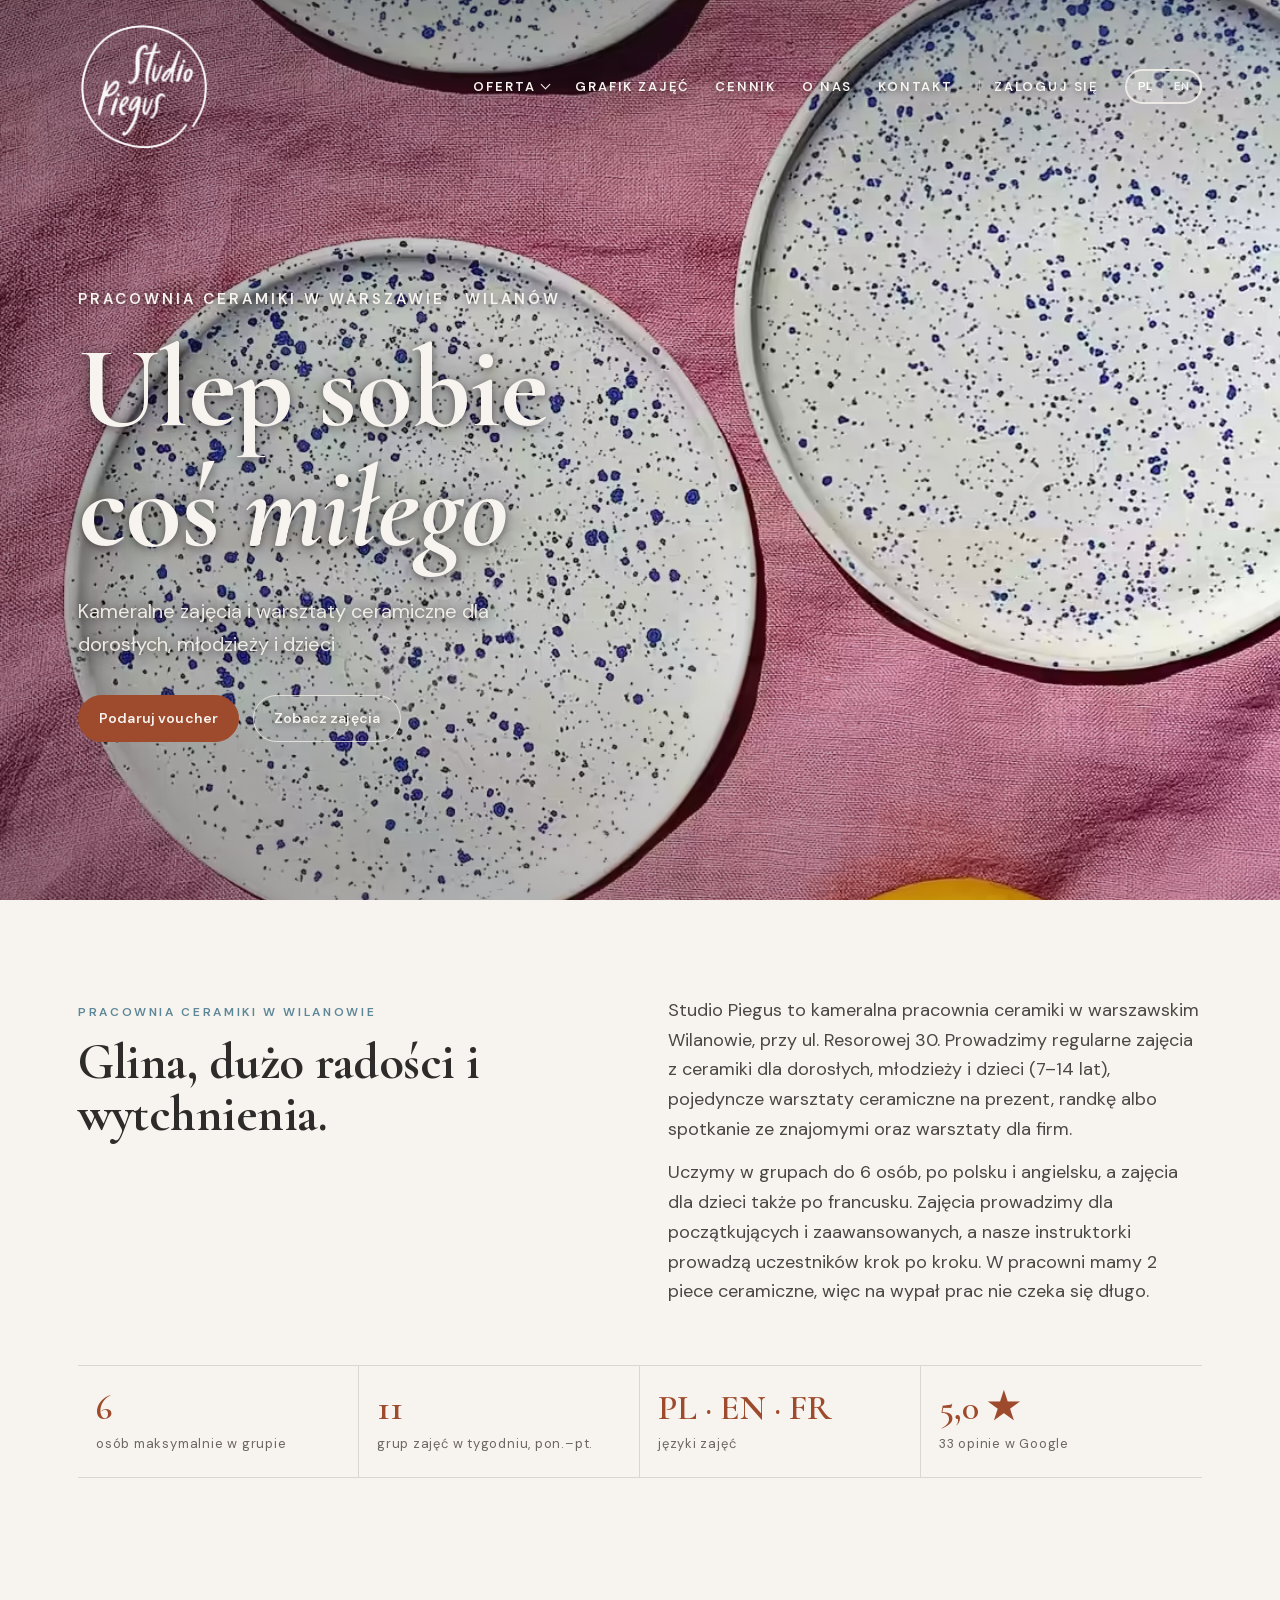
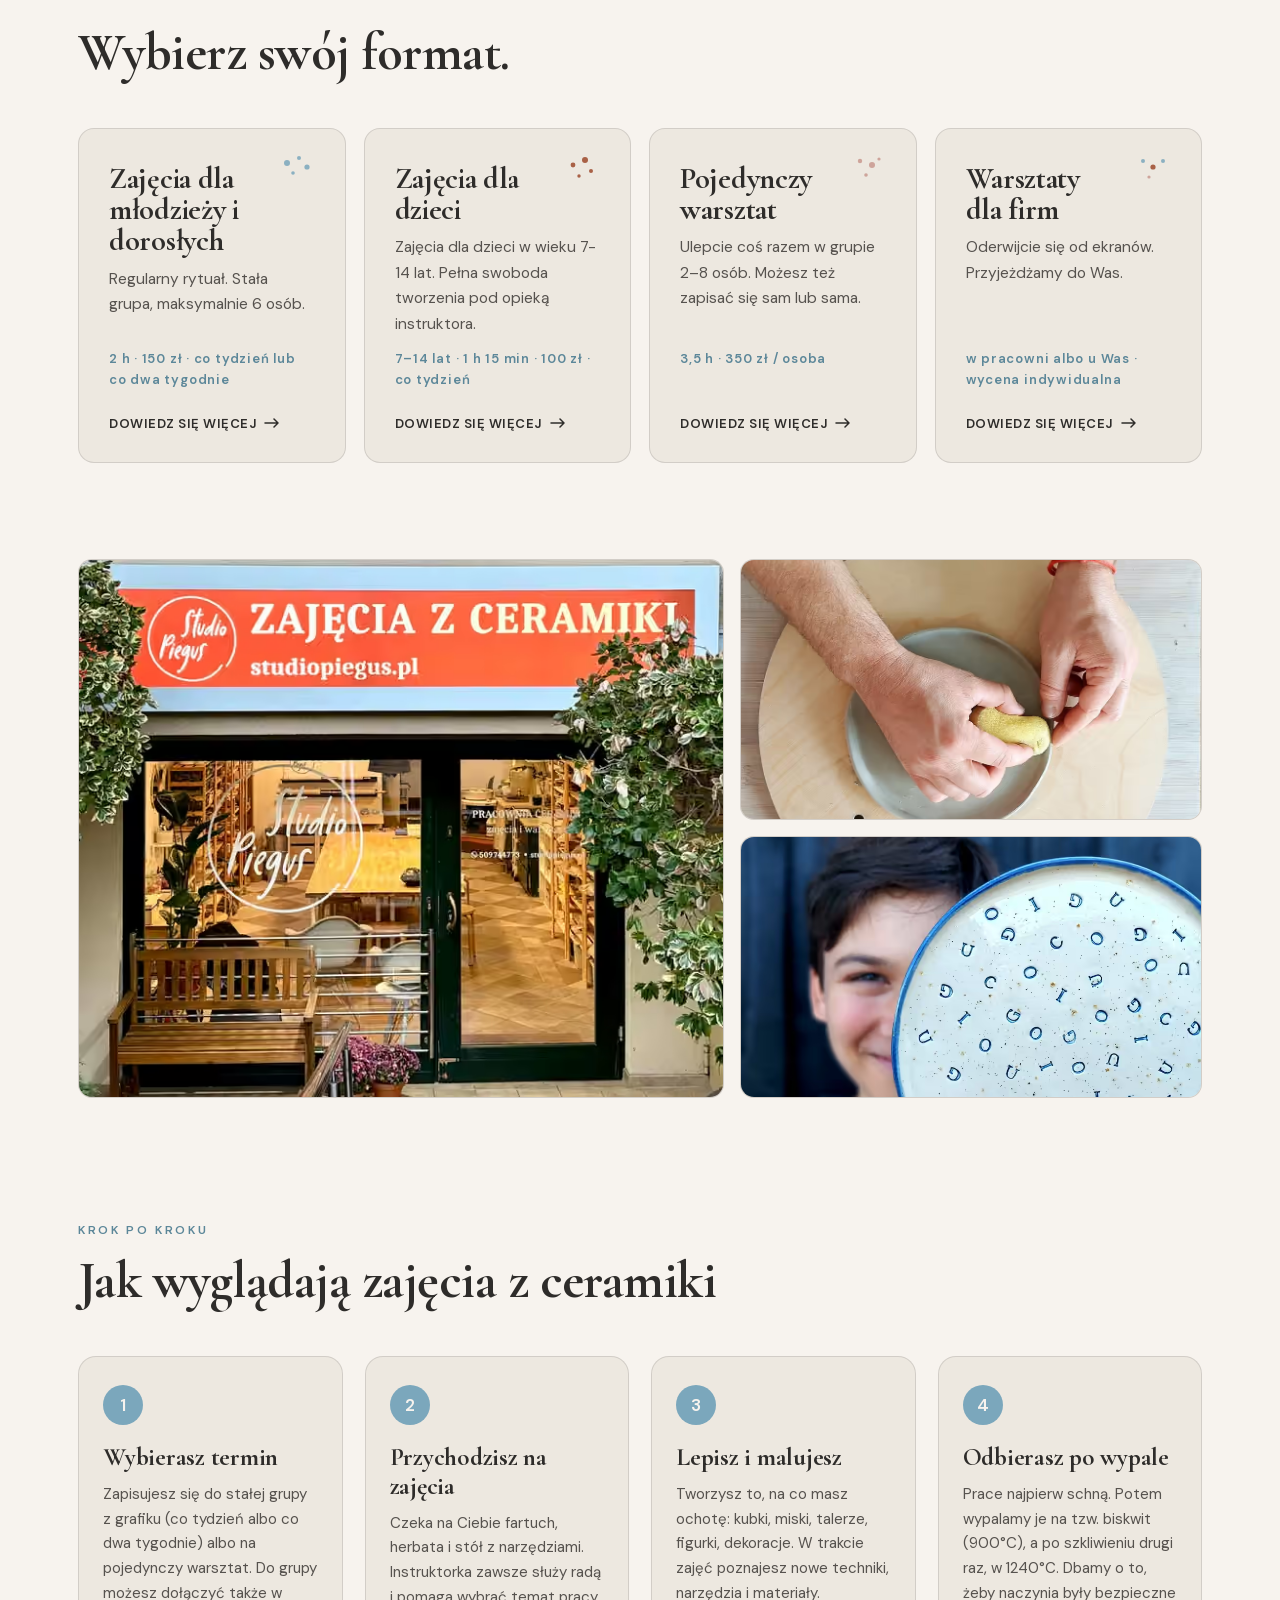
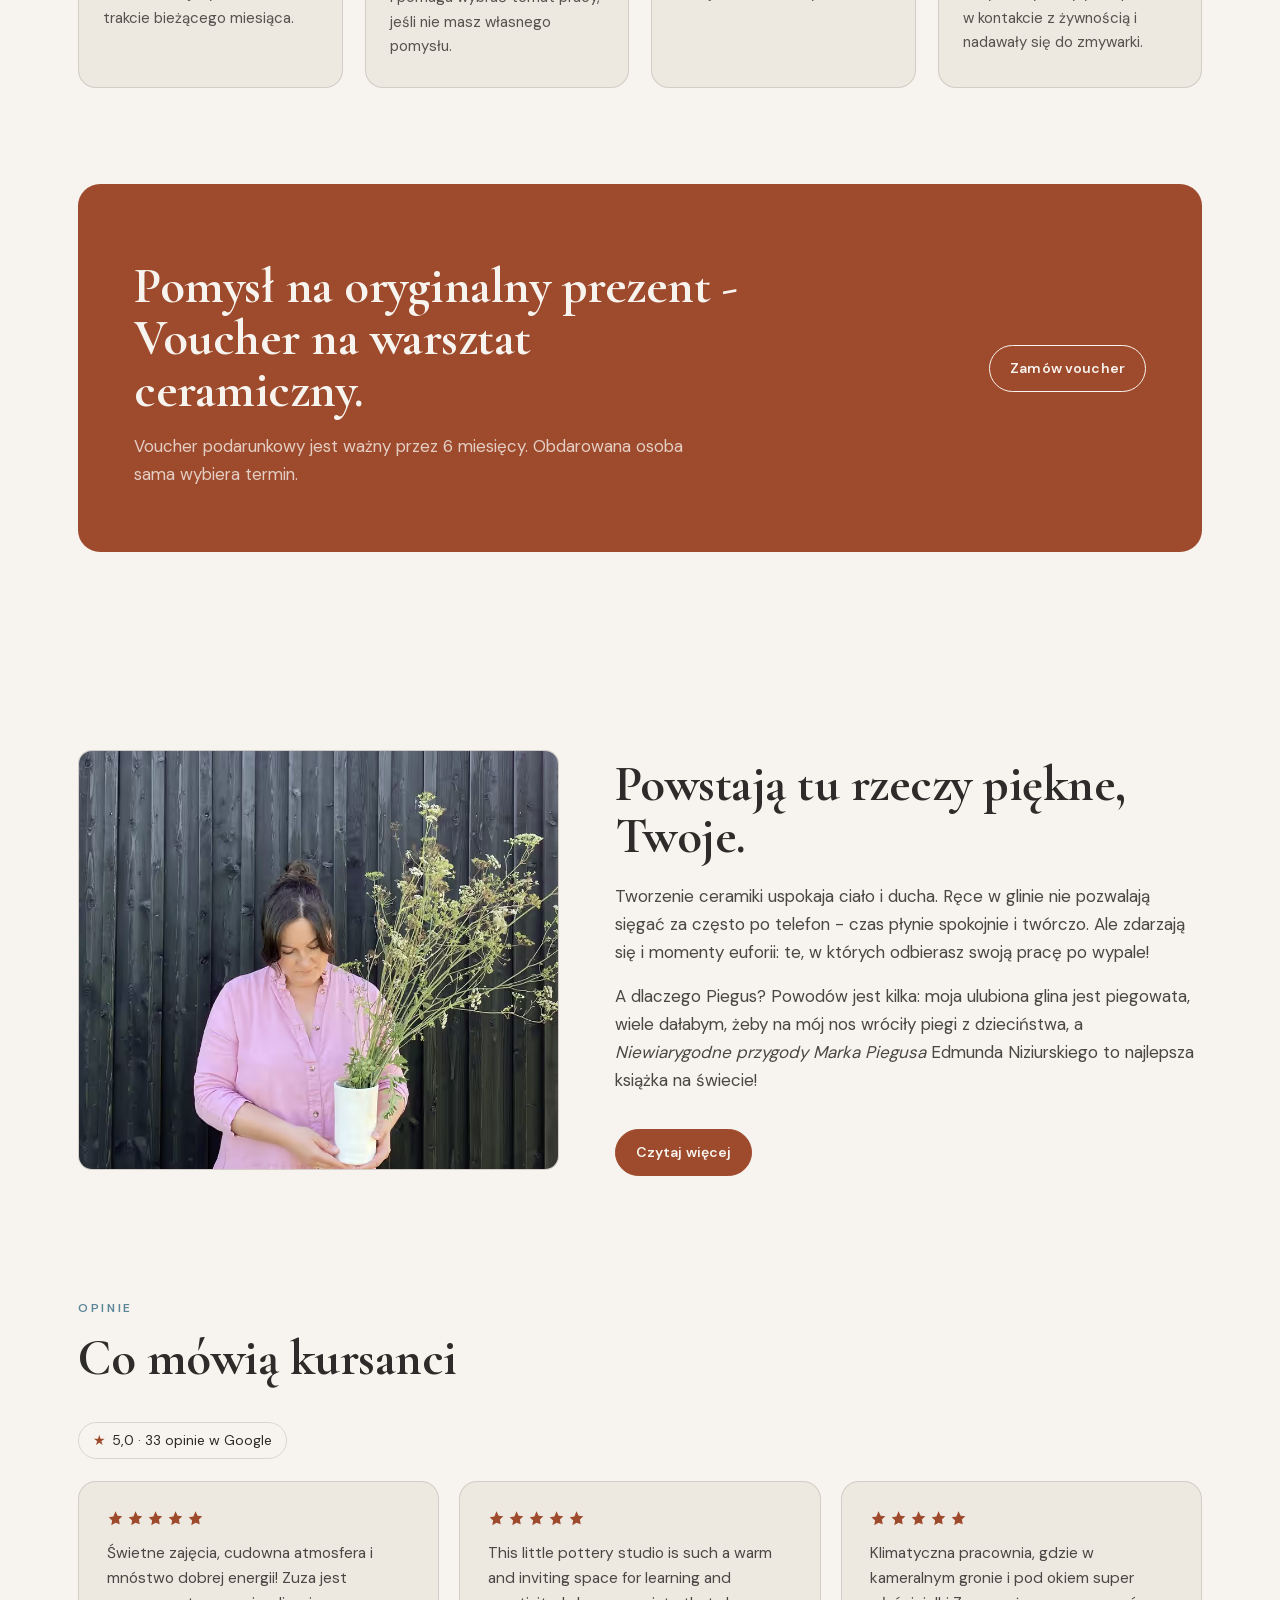
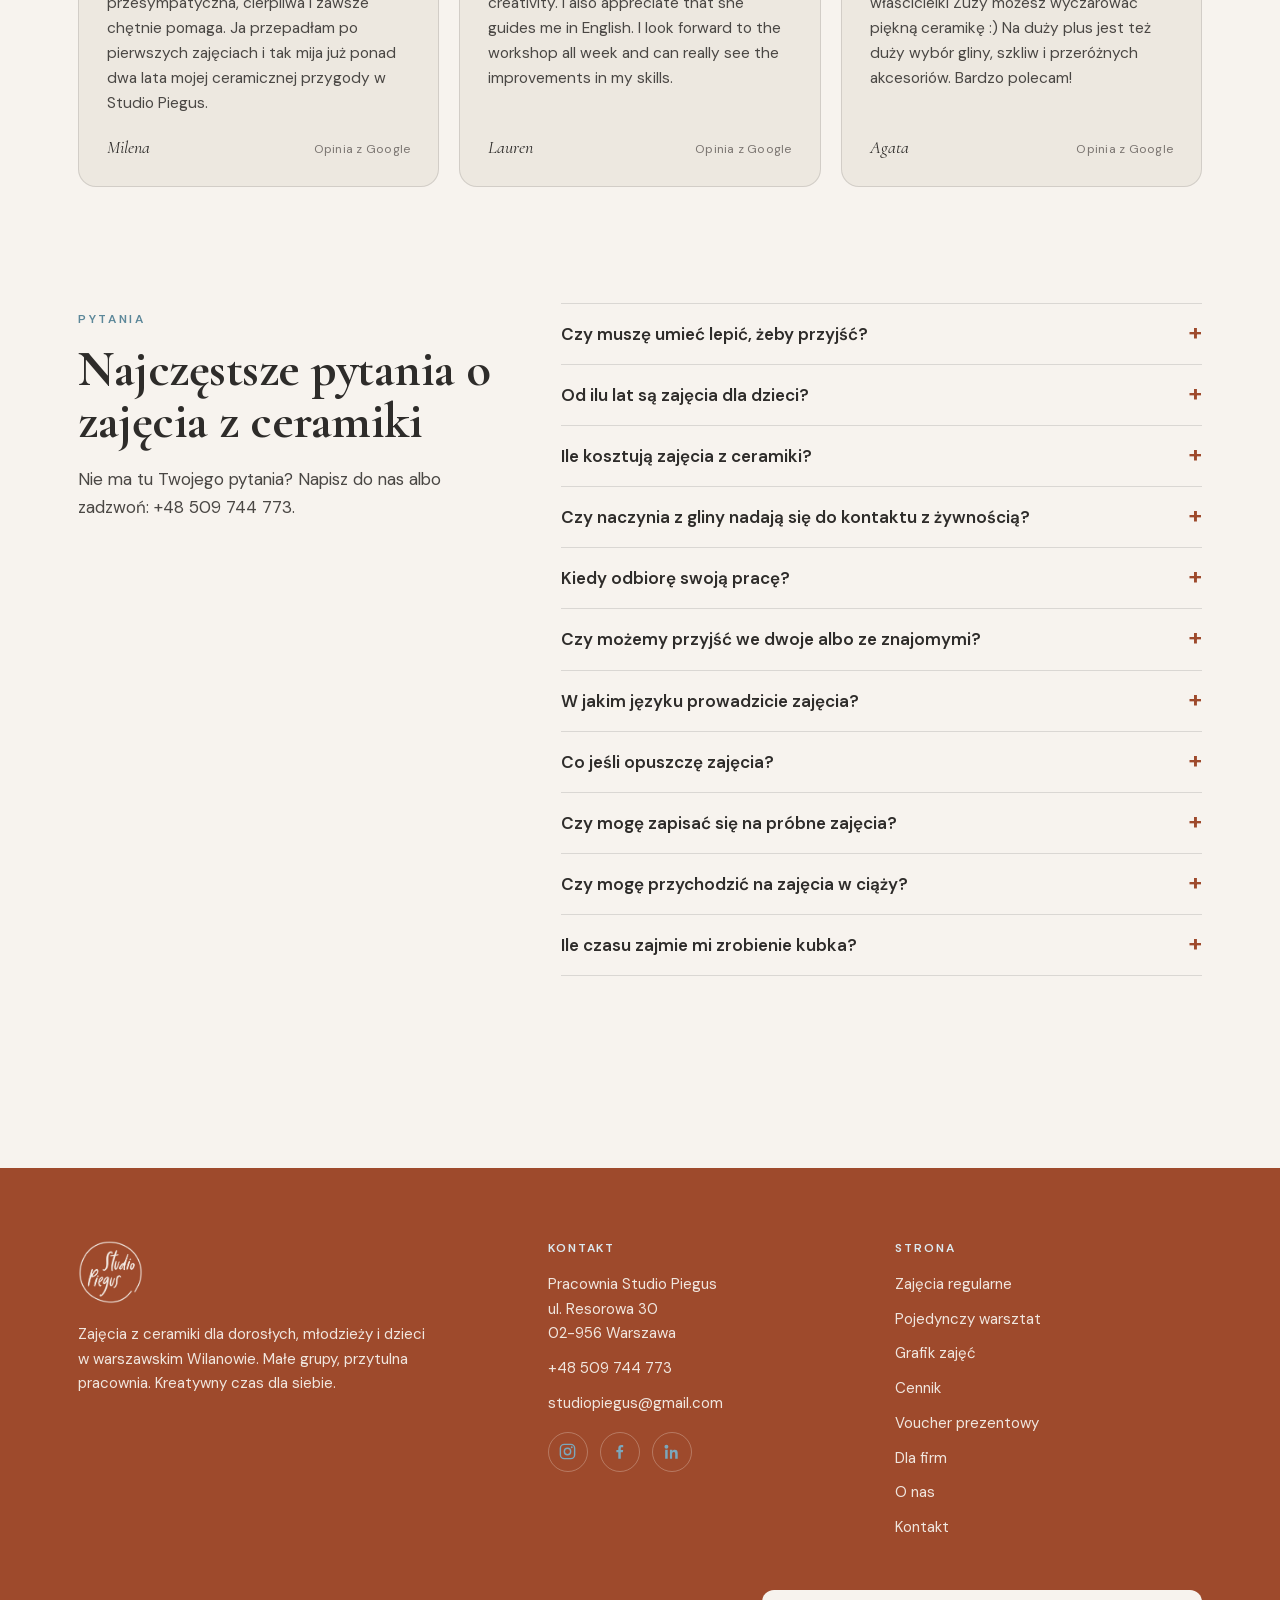
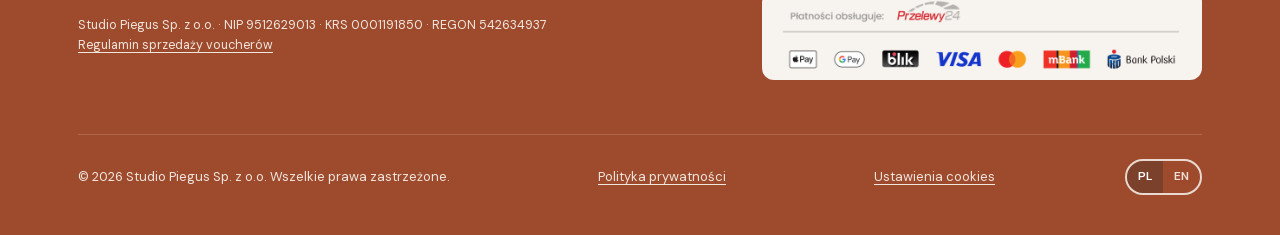
<file: index.html>
<!DOCTYPE html>
<html lang="pl">
<head>

<meta charset="UTF-8">

<meta name="viewport" content="width=device-width, initial-scale=1.0">
<title>Studio Piegus – zajęcia z ceramiki w Wilanowie, Warszawa</title>
<meta name="description" content="Kameralna pracownia ceramiki w Wilanowie (Warszawa). Zajęcia dla dorosłych, młodzieży i dzieci od 7 lat, warsztaty jednorazowe, vouchery i oferta dla firm.">
<link rel="canonical" href="https://studiopiegus.pl/">
<meta property="og:type" content="website">
<meta property="og:site_name" content="Studio Piegus">
<meta property="og:locale" content="pl_PL">
<meta property="og:title" content="Studio Piegus – zajęcia z ceramiki w Wilanowie, Warszawa">
<meta property="og:description" content="Kameralna pracownia ceramiki w Wilanowie (Warszawa). Zajęcia dla dorosłych, młodzieży i dzieci od 7 lat, warsztaty jednorazowe, vouchery i oferta dla firm.">
<meta property="og:url" content="https://studiopiegus.pl/">
<meta property="og:image" content="https://studiopiegus.pl/img/500dc858fc04.jpg">
<meta name="twitter:card" content="summary_large_image">
<script type="application/ld+json">
{
  "@context": "https://schema.org",
  "@type": "WebSite",
  "@id": "https://studiopiegus.pl/#website",
  "name": "Studio Piegus",
  "alternateName": [
    "Pracownia ceramiki Studio Piegus",
    "studiopiegus.pl"
  ],
  "url": "https://studiopiegus.pl/",
  "inLanguage": "pl-PL",
  "publisher": {
    "@id": "https://studiopiegus.pl/#studio"
  }
}
</script>
<script type="application/ld+json">
{
  "@context": "https://schema.org",
  "@type": "LocalBusiness",
  "@id": "https://studiopiegus.pl/#studio",
  "name": "Studio Piegus",
  "legalName": "Studio Piegus Sp. z o.o.",
  "url": "https://studiopiegus.pl/",
  "logo": "https://studiopiegus.pl/img/0037b320eb11.png",
  "image": "https://studiopiegus.pl/img/500dc858fc04.jpg",
  "description": "Kameralna pracownia ceramiki w warszawskim Wilanowie. Zajęcia z ceramiki dla dorosłych, młodzieży i dzieci (7–14 lat) w grupach do 6 osób, jednorazowe warsztaty, vouchery podarunkowe i wyjazdowe warsztaty ceramiczne dla firm. Zajęcia także po angielsku.",
  "telephone": "+48 509 744 773",
  "email": "studiopiegus@gmail.com",
  "address": {
    "@type": "PostalAddress",
    "streetAddress": "ul. Resorowa 30",
    "postalCode": "02-956",
    "addressLocality": "Warszawa",
    "addressRegion": "mazowieckie",
    "addressCountry": "PL"
  },
  "areaServed": "Warszawa",
  "priceRange": "100–350 zł",
  "foundingDate": "2023",
  "knowsLanguage": [
    "pl",
    "en"
  ],
  "sameAs": [
    "https://www.instagram.com/studio.piegus",
    "https://www.facebook.com/Studio.Piegus/",
    "https://www.linkedin.com/company/studio-piegus",
    "https://maps.google.com/?cid=1410846500208917893"
  ],
  "makesOffer": [
    {
      "@type": "Offer",
      "name": "Zajęcia regularne dla dorosłych i młodzieży (2 h)",
      "price": "150",
      "priceCurrency": "PLN",
      "url": "https://studiopiegus.pl/zajecia.html"
    },
    {
      "@type": "Offer",
      "name": "Zajęcia regularne dla dzieci 7–14 lat (1 h 15 min)",
      "price": "100",
      "priceCurrency": "PLN",
      "url": "https://studiopiegus.pl/zajecia.html"
    },
    {
      "@type": "Offer",
      "name": "Pojedynczy warsztat ceramiczny (ok. 3,5 h, grupa 2–8 osób, zapisy także pojedynczo)",
      "price": "350",
      "priceCurrency": "PLN",
      "url": "https://studiopiegus.pl/cennik.html"
    },
    {
      "@type": "Offer",
      "name": "Voucher podarunkowy na warsztat ceramiczny",
      "price": "350",
      "priceCurrency": "PLN",
      "url": "https://studiopiegus.pl/voucher.html"
    },
    {
      "@type": "Offer",
      "name": "Warsztaty ceramiczne dla firm",
      "url": "https://studiopiegus.pl/dla-firm.html"
    }
  ]
}
</script>
<link rel="icon" type="image/png" href="img/f9b4173410a0.png">
<link rel="apple-touch-icon" href="img/cef246f17d5a.png">
<link rel="preload" href="/fonts/dm-sans-normal-latin.woff2" as="font" type="font/woff2" crossorigin>
<link rel="preload" href="/fonts/cormorant-garamond-normal-latin.woff2" as="font" type="font/woff2" crossorigin>
<link rel="stylesheet" href="/fonts/fonts.css">
<link rel="preconnect" href="https://consent.cookiebot.com">
<link rel="preconnect" href="https://consentcdn.cookiebot.com">
<style>
  picture{display:contents}
  .sr-only{position:absolute;width:1px;height:1px;padding:0;margin:-1px;overflow:hidden;clip:rect(0,0,0,0);white-space:nowrap;border:0}

  :root{
    --bg:#F7F3EE;
    --ink:#2E2C2A;
    --blue:#7BA7BC;
    --blue-deep:#5C8799;
    --clay:#9E4A2C;
    --pink:#C9998F;
    --surface:#EDE8E0;
    --line:rgba(46,44,42,.14);
    --serif:"Cormorant Garamond",Georgia,serif;
    --sans:"DM Sans",system-ui,sans-serif;
    --maxw:1180px;
  }
  *{box-sizing:border-box;margin:0;padding:0}
  html{scroll-behavior:smooth}
  body{
    background:var(--bg);
    color:var(--ink);
    font-family:var(--sans);
    font-size:17px;
    line-height:1.65;
    -webkit-font-smoothing:antialiased;
    overflow-x:hidden;
  }
  .wrap{max-width:var(--maxw);margin:0 auto;padding:0 28px}
  a{color:inherit;text-decoration:none}
  .eyebrow{
    font-family:var(--sans);
    font-size:12px;
    font-weight:600;
    letter-spacing:.22em;
    text-transform:uppercase;
    color:var(--blue-deep);
    display:inline-block;
  }
  h1,h2,h3{font-family:var(--serif);font-weight:500;line-height:1.04;letter-spacing:-.01em}

  /* ---------- speckle / freckle signature ---------- */
  .speck{position:absolute;border-radius:50%;pointer-events:none;will-change:transform,opacity}
  @keyframes settle{from{opacity:0;transform:scale(.2) translateY(-6px)}to{opacity:var(--o);transform:scale(1) translateY(0)}}

  /* ---------- nav ---------- */
  .nav{
    position:fixed;top:0;left:0;right:0;z-index:50;
    transition:background .35s ease, box-shadow .35s ease, padding .35s ease;
    padding:22px 0;
  }
  .nav.solid{background:rgba(247,243,238,.9);backdrop-filter:blur(10px);box-shadow:0 1px 0 var(--line);padding:14px 0}
  .nav-inner{display:flex;align-items:center;gap:28px}
  .brand{display:flex;align-items:center;gap:12px;font-family:var(--serif);font-size:23px;letter-spacing:.01em}
  .brand img{height:48px;width:auto;display:block;flex:none}
  .nav-links{display:flex;gap:26px;margin-left:auto;align-items:center}
  .nav-links a{font-size:14px;font-weight:500;letter-spacing:.01em;position:relative;padding:4px 0}
  .nav-links a::after{content:"";position:absolute;left:0;right:100%;bottom:0;height:1px;background:var(--ink);transition:right .3s ease}
  .nav-links a:hover::after{right:0}
  .lang{display:flex;border:1px solid var(--line);border-radius:999px;overflow:hidden;font-size:12px;font-weight:600;letter-spacing:.08em}
  .lang button{background:none;border:0;padding:6px 11px;cursor:pointer;color:var(--ink);font:inherit;opacity:.5;transition:.2s}
  .lang button.on{background:var(--ink);color:var(--bg);opacity:1}
  .btn{
    display:inline-flex;align-items:center;gap:8px;
    font-family:var(--sans);font-size:14px;font-weight:600;letter-spacing:.01em;
    padding:11px 20px;border-radius:999px;cursor:pointer;border:1px solid var(--ink);
    transition:transform .2s ease, background .2s ease, color .2s ease;
  }
  .btn-fill{background:var(--clay);color:var(--bg);border-color:var(--clay)}
  .btn-fill:hover{transform:translateY(-2px);background:var(--ink);color:var(--bg);border-color:var(--ink)}
  .btn-ghost:hover{background:var(--ink);color:var(--bg)}
  .btn-blue{background:var(--blue);border-color:var(--blue);color:var(--bg)}
  .btn-blue:hover{transform:translateY(-2px);background:var(--blue-deep);border-color:var(--blue-deep)}
  .burger{display:none;margin-left:auto;background:none;border:0;cursor:pointer;flex-direction:column;gap:5px;padding:6px}
  .burger span{width:24px;height:2px;background:var(--ink);display:block;transition:.3s}

  /* ---------- hero ---------- */
  .hero{position:relative;padding:172px 0 96px;overflow:hidden}
  #freckles{position:absolute;inset:0;z-index:0}
  .hero .wrap{position:relative;z-index:2}
  .hero-grid{display:grid;grid-template-columns:1.15fr .85fr;gap:48px;align-items:center}
  .hero h1{font-size:clamp(56px,9vw,116px);margin:14px 0 0}
  .hero h1 em{font-style:italic;color:var(--clay)}
  .hero-sub{font-size:20px;max-width:30ch;margin:26px 0 34px;color:#4a4744}
  .hero-cta{display:flex;gap:14px;flex-wrap:wrap}
  .glaze-card{
    position:relative;border-radius:18px;background:var(--surface);
    border:1px solid var(--line);padding:30px;min-height:340px;
    display:flex;flex-direction:column;justify-content:flex-end;overflow:hidden;
  }
  .glaze-card .cap{position:relative;z-index:2}
  .glaze-card .cap h3{font-size:27px;line-height:1.1}
  .glaze-card .cap p{font-size:14px;color:#56524e;margin-top:8px}
  #glaze-speck{position:absolute;inset:0;z-index:1}

  /* ---------- generic section ---------- */
  .sec{padding:96px 0}
  .sec-head{max-width:62ch;margin-bottom:48px}
  .sec-head h2{font-size:clamp(34px,5vw,52px);margin-top:12px}
  .reveal{opacity:0;transform:translateY(22px);transition:opacity .7s ease,transform .7s ease}
  .reveal.in{opacity:1;transform:none}

  /* ---------- offer tiles ---------- */
  .tiles{display:grid;grid-template-columns:repeat(4,1fr);gap:18px}
  .tile{
    background:var(--surface);border:1px solid var(--line);border-radius:16px;
    padding:34px 30px 28px;transition:transform .3s ease,box-shadow .3s ease;
    position:relative;overflow:hidden;
  }
  .tile:hover{transform:translateY(-4px);box-shadow:0 18px 40px -28px rgba(46,44,42,.5)}
  .tile .dotcluster{position:absolute;top:18px;right:18px;width:54px;height:54px;opacity:.85}
  .tile h3{font-size:30px;margin-bottom:10px;padding-right:50px}
  .tile p{font-size:15.5px;color:#56524e;max-width:34ch}
  .tile .more{display:inline-flex;align-items:center;gap:7px;margin-top:22px;font-size:13px;font-weight:600;letter-spacing:.04em;text-transform:uppercase}
  .tile .more svg{transition:transform .25s ease}
  .tile:hover .more svg{transform:translateX(5px)}

  /* ---------- voucher band ---------- */
  .voucher{background:var(--clay);color:var(--bg);border-radius:22px;padding:64px 56px;position:relative;overflow:hidden}
  #voucher-speck{position:absolute;inset:0;opacity:.55}
  .voucher .v-inner{position:relative;z-index:2;display:grid;grid-template-columns:1.3fr .7fr;gap:40px;align-items:center}
  .voucher .eyebrow{color:var(--blue)}
  .voucher h2{font-size:clamp(32px,4.5vw,50px);color:var(--bg);margin:12px 0 16px}
  .voucher p{color:rgba(247,243,238,.78);max-width:46ch}
  .voucher .v-cta{display:flex;justify-content:flex-end}
  @media(max-width:760px){.voucher .v-cta{justify-content:flex-start}}

  /* ---------- about ---------- */
  .about-grid{display:grid;grid-template-columns:.9fr 1.1fr;gap:56px;align-items:center}
  .about-grid h2{font-size:clamp(32px,4.5vw,50px);margin:14px 0 20px}
  .about-grid p{color:#4a4744;margin-bottom:16px;max-width:50ch}
  .about-link{display:inline-flex;align-items:center;gap:8px;margin-top:8px;font-weight:600;font-size:14px;border-bottom:1px solid var(--ink);padding-bottom:3px}

  /* ---------- photo placeholders ---------- */
  .ph{
    position:relative;background:var(--surface);border:1px solid var(--line);border-radius:14px;
    overflow:hidden;display:flex;align-items:center;justify-content:center;
  }
  .ph .ph-speck{position:absolute;inset:0;opacity:.5}
  .ph .ph-label{position:relative;z-index:2;text-align:center;color:#7a756f;padding:18px}
  .ph .ph-label .tag{font-size:11px;font-weight:600;letter-spacing:.16em;text-transform:uppercase;color:var(--blue-deep);display:block;margin-bottom:6px}
  .ph .ph-label .what{font-family:var(--serif);font-size:20px;color:#5b5650}
  .gallery{display:grid;grid-template-columns:1.4fr 1fr;grid-template-rows:200px 200px;gap:16px}
  .gallery .ph:nth-child(1){grid-row:1 / span 2}

  /* ---------- corporate teaser ---------- */
  .corp{background:linear-gradient(180deg,var(--surface),var(--bg));border-radius:22px;border:1px solid var(--line);padding:60px 56px;text-align:center}
  .corp .eyebrow{color:var(--clay)}
  .corp h2{font-size:clamp(32px,4.5vw,52px);margin:14px auto 16px;max-width:18ch}
  .corp p{color:#4a4744;max-width:50ch;margin:0 auto 30px}

  /* ---------- footer ---------- */
  footer{background:var(--clay);color:var(--bg);margin-top:96px;padding:72px 0 40px}
  .foot-grid{display:grid;grid-template-columns:1.4fr 1fr 1fr;gap:40px}
  footer .brand{color:var(--bg)}
  footer .brand img{height:64px}
  .foot-desc{color:rgba(247,243,238,.92);font-size:15px;max-width:32ch;margin-top:18px}
  .foot-col h2{font-family:var(--sans);font-size:12px;font-weight:600;line-height:normal;letter-spacing:.16em;text-transform:uppercase;color:#DCEAF1;margin:0 0 16px}
  .foot-col a,.foot-col p{display:block;color:rgba(247,243,238,.92);font-size:15px;margin-bottom:10px;transition:color .2s}
  .foot-col a:hover{color:var(--bg)}
  .foot-bottom{display:flex;justify-content:space-between;align-items:center;gap:20px;flex-wrap:wrap;margin-top:54px;padding-top:24px;border-top:1px solid rgba(247,243,238,.16);font-size:13px;color:rgba(247,243,238,.92)}
  footer .lang{border-color:rgba(247,243,238,.3)}
  footer .lang button{color:rgba(247,243,238,.92)}
  footer .lang button.on{background:var(--bg);color:var(--ink);opacity:1}

  /* ---------- responsive ---------- */
  @media(max-width:920px){
    .hero-grid{grid-template-columns:1fr;gap:32px}
    .glaze-card{min-height:240px}
    .about-grid{grid-template-columns:1fr;gap:32px}
    .voucher .v-inner{grid-template-columns:1fr;gap:24px}
  }
  @media(max-width:760px){
    body{font-size:16px}
    .nav-links{display:none}
    .nav-links.open{display:flex;position:absolute;top:100%;left:0;right:0;flex-direction:column;background:var(--bg);padding:22px 28px;gap:18px;box-shadow:0 12px 30px -20px rgba(0,0,0,.4);margin-left:0}
    .nav-links.open .lang{margin-top:8px}
    .burger{display:flex}
    .tiles{grid-template-columns:1fr}
    .voucher,.corp{padding:44px 28px}
    .gallery{grid-template-columns:1fr;grid-template-rows:none}
    .gallery .ph{height:200px}
    .gallery .ph:nth-child(1){grid-row:auto}
    .foot-grid{grid-template-columns:1fr;gap:32px}
    .sec{padding:68px 0}
  }
  @media(prefers-reduced-motion:reduce){
    *{animation:none!important;transition:none!important;scroll-behavior:auto!important}
    .reveal{opacity:1;transform:none}
  }

  /* photos */
  .glaze-card img.hero-photo{position:absolute;inset:0;width:100%;height:100%;object-fit:cover;z-index:0}
  .glaze-card::after{content:"";position:absolute;inset:0;background:linear-gradient(to top,rgba(46,44,42,.80),rgba(46,44,42,0) 56%);z-index:1}
  .glaze-card .cap{position:relative;z-index:2}
  .glaze-card .cap h3{color:#F7F3EE}
  .glaze-card .cap p{color:rgba(247,243,238,.86)}
  .ph img{position:absolute;inset:0;width:100%;height:100%;object-fit:cover;display:block;z-index:1}

  /* ---- photo-forward hero variant ---- */
  .hero-full{min-height:100svh;display:flex;align-items:center;padding:132px 0 44px;overflow:hidden}
  /* home: logo 129px + padding 22px*2 = 173px nav → push hero content below logo bottom */
  body.foto .hero-full{padding-top:175px}
  .hero-full .hero-bg{position:absolute;inset:0;width:100%;height:100%;object-fit:cover;object-position:center;z-index:0}
  .hero-full .hero-scrim{position:absolute;inset:0;z-index:1;background:
     linear-gradient(90deg,rgba(26,22,20,0.363) 0%,rgba(26,22,20,0.187) 46%,rgba(26,22,20,0.033) 100%),
     linear-gradient(180deg,rgba(26,22,20,0.275) 0%,rgba(26,22,20,0.0) 26%,rgba(26,22,20,0.0) 72%,rgba(26,22,20,0.154) 100%)}
  .hero-full .wrap{position:relative;z-index:2;width:100%}
  .hero-full .hero-inner{max-width:640px}
  .hero-full h1{color:#F7F3EE;margin:0;font-weight:700;text-shadow:0 2px 20px rgba(20,16,14,.4)}
  .hero-full h1 em{color:#F7F3EE}
  .hero-full .hero-sub{color:rgba(247,243,238,.92);max-width:34ch}
  .hero-full .btn-fill{background:var(--clay);color:#F7F3EE;border-color:var(--clay)}
  .hero-full .btn-fill:hover{background:var(--ink);color:#F7F3EE;border-color:var(--ink)}
  .hero-full .btn-ghost{color:#F7F3EE;border-color:rgba(247,243,238,.6)}
  .hero-full .btn-ghost:hover{background:rgba(247,243,238,.14);border-color:#F7F3EE}
  /* nav over the photo until scrolled */
  body.foto .nav:not(.solid) .brand img{filter:brightness(0) invert(1)}
  body.foto .nav:not(.solid) .burger span{background:#F7F3EE}
  @media(min-width:761px){
    body.foto .nav:not(.solid) .nav-links a{color:#F7F3EE}
    body.foto .nav:not(.solid) .nav-links a::after{background:#F7F3EE}
  }
  @media(max-width:760px){
    .hero-full{min-height:92svh}
    .hero-full .hero-scrim{background:linear-gradient(180deg,rgba(26,22,20,0.303) 0%,rgba(26,22,20,0.11) 40%,rgba(26,22,20,0.319) 100%)}
  }

  /* ---- foto v2: menu caps / 2x logo / language chip / portrait crop ---- */
  body.foto .nav-links a{text-transform:uppercase;letter-spacing:.14em;font-size:13px;font-weight:600}
  body.foto .nav .brand img{height:129px}
  body.foto .nav.solid .brand img{height:98px}
  @media(max-width:760px){ body.foto .nav .brand img{height:87px} body.foto .nav.solid .brand img{height:76px} }
  body.foto .lang{border-width:2px;border-color:rgba(247,243,238,.85);background:transparent}
  body.foto .lang button{color:#fff;background:transparent;opacity:.82}
  body.foto .lang button.on{background:rgba(247,243,238,.26);color:#fff;opacity:1}
  body.foto .nav.solid .lang{border-color:rgba(46,44,42,.5);background:rgba(30,26,24,.6)}
  .about-grid .ph img{object-position:50% 78%}

  /* ---- social icons + monochrome map ---- */
  .socials{display:flex;gap:12px;margin-top:16px}
  .socials a{display:inline-flex;align-items:center;justify-content:center;width:40px;height:40px;border-radius:999px;border:1px solid var(--line);color:var(--blue-deep);transition:background .2s ease,color .2s ease,border-color .2s ease}
  .socials a:hover{color:var(--bg);background:var(--blue-deep);border-color:var(--blue-deep)}
  .socials-dark a{border-color:rgba(247,243,238,.28);color:var(--blue)}
  .socials-dark a:hover{color:var(--ink);background:var(--blue);border-color:var(--blue)}
  iframe[title="Mapa - Studio Piegus"]{filter:grayscale(1) sepia(.55) hue-rotate(165deg) saturate(1.2) brightness(.96) contrast(.98)}
  .speck{display:none}

  h1,h2,h3,h4{font-family:var(--serif);font-weight:700}
  h1 em,h2 em,h3 em{color:var(--clay);font-style:italic}

  @media(max-height:560px){ body.foto .nav .brand img,body.foto .nav.solid .brand img{height:52px} .hero-full{padding-top:92px} body.foto .hero-full{padding-top:92px} .hero-full h1{font-size:clamp(28px,5.5vw,44px)} .hero-full .hero-sub{font-size:15px} }

  /* mobile open-menu: dark text on cream dropdown */
  body.foto .nav .nav-links.open a{color:var(--ink)}
  body.foto .nav .nav-links.open .lang{border-color:rgba(46,44,42,.35);background:transparent}
  body.foto .nav .nav-links.open .lang button{color:var(--ink);opacity:.7}
  body.foto .nav .nav-links.open .lang button.on{background:var(--ink);color:var(--bg);opacity:1}

  /* password gate */

  

  

  
  
  html

  /* ---- login gate (start screen) ---- */

  

  

  

  

  

  .voucher .btn-fill{border-color:#F7F3EE}
  .voucher .btn-fill:hover{border-color:#F7F3EE}

  /* czytelnosc tekstu na jasnych zdjeciach hero */
  .hero-full h1,.hero h1{text-shadow:0 2px 10px rgba(20,16,14,.55),0 1px 34px rgba(20,16,14,.4)}
  .hero-full .hero-sub,.hero .hero-sub,.hero-full .lead{text-shadow:0 1px 8px rgba(20,16,14,.6),0 1px 24px rgba(20,16,14,.45)}
  body.foto .nav:not(.solid) .nav-links > a{text-shadow:0 1px 7px rgba(20,16,14,.55)}
  .hero-full .btn-ghost,.hero .btn-ghost{text-shadow:0 1px 7px rgba(20,16,14,.5);border-color:rgba(247,243,238,.75)}
  @media(max-width:1080px){ .tiles{grid-template-columns:repeat(2,1fr)} }
  @media(max-width:620px){ .tiles{grid-template-columns:1fr} }
  .nav-login{font-weight:700}
  .nav-login::before{content:"";display:inline-block;width:1px;height:13px;background:currentColor;opacity:.35;margin-right:14px;vertical-align:-2px}
  .nav-links.open .nav-login::before{display:none}
  @media(min-width:761px) and (max-width:1199px){
    .nav-links{display:none}
    .nav-links.open{display:flex;position:absolute;top:100%;left:0;right:0;flex-direction:column;background:var(--bg);padding:22px 28px;gap:18px;box-shadow:0 12px 30px -20px rgba(0,0,0,.4);margin-left:0}
    .nav-links.open .lang{margin-top:8px}
    .burger{display:flex}
  }
  footer .foot-bottom .lang button.on{background:rgba(46,44,42,.3);color:#fff}

  /* ---- menu „Oferta” (rozwijane po kliknięciu) ---- */
  .dd{position:relative;display:flex;align-items:center}
  .dd-t{font:inherit;font-size:14px;font-weight:500;letter-spacing:.01em;color:inherit;background:none;border:0;padding:4px 0;cursor:pointer;display:inline-flex;align-items:center;gap:7px;white-space:nowrap}
  .dd-t::after{content:"";width:6px;height:6px;border-right:1.5px solid currentColor;border-bottom:1.5px solid currentColor;transform:translateY(-2px) rotate(45deg);transition:transform .2s}
  .dd.open .dd-t::after{transform:translateY(1px) rotate(225deg)}
  .dd-m{display:none;position:absolute;top:100%;left:-22px;margin-top:var(--dd-gap,24px);min-width:250px;padding:18px 22px 20px;background:rgba(247,243,238,.98);box-shadow:0 18px 30px -22px rgba(0,0,0,.45);border-radius:0 0 12px 12px;flex-direction:column;gap:15px}
  .dd.open .dd-m{display:flex}
  .nav .dd-m a{color:var(--ink)!important;text-shadow:none!important;white-space:nowrap}
  .nav.solid{--dd-gap:17px}
  body.foto .nav-links .dd-t{text-transform:uppercase;letter-spacing:.14em;font-size:13px;font-weight:600}
  body.foto .nav:not(.solid):not(.dd-on) .dd-t{color:#F7F3EE;text-shadow:0 1px 7px rgba(20,16,14,.55)}
  .nav.dd-on{background:rgba(247,243,238,.98);box-shadow:0 1px 0 var(--line)}
  body.foto .nav.dd-on .nav-links a,body.foto .nav.dd-on .dd-t{color:var(--ink)!important;text-shadow:none!important}
  body.foto .nav.dd-on .nav-links a::after{background:var(--ink)}
  body.foto .nav.dd-on .brand img{filter:none}
  body.foto .nav.dd-on .lang{border-color:rgba(46,44,42,.5);background:rgba(30,26,24,.6)}
  .nav.dd-fast,.nav.dd-fast *{transition-duration:.08s!important}
  .nav-links.open .dd{flex-direction:column;align-items:center}
  .nav-links.open .dd-t{color:var(--ink)!important;text-shadow:none!important}
  .nav-links.open .dd-m{position:static;margin:12px 0 2px;padding:12px 0 4px;min-width:0;width:240px;max-width:100%;background:none;box-shadow:none;border-radius:0;border-top:1px solid var(--line);border-bottom:1px solid var(--line);align-items:center;gap:14px}
  .nav-links.open .dd-m a{font-size:12px!important;opacity:.85}
  body.foto .nav .nav-links.open > a{text-shadow:none!important}
.h1-kick{display:block;font-family:var(--sans);font-size:clamp(12px,1.25vw,15px);font-weight:600;letter-spacing:.2em;text-transform:uppercase;font-style:normal;line-height:1.45;margin:0 0 18px;text-shadow:0 1px 8px rgba(20,16,14,.6)}

  /* ---------- rozbudowa strony głównej ---------- */
  .intro-grid{display:grid;grid-template-columns:1fr 1fr;gap:56px;align-items:start}
  .intro-grid h2{font-size:clamp(32px,4.6vw,50px);margin-top:12px}
  .intro-grid p{color:#4a4744;font-size:18px;margin:0 0 14px}
  .facts{display:grid;grid-template-columns:repeat(4,1fr);gap:0;margin-top:44px;border-top:1px solid var(--line);border-bottom:1px solid var(--line)}
  .fact{padding:22px 18px;border-right:1px solid var(--line)}
  .fact:last-child{border-right:0}
  .fact b{display:block;font-family:var(--serif);font-size:clamp(26px,3vw,36px);font-weight:600;line-height:1.1;color:var(--clay)}
  .fact span{display:block;font-size:13px;letter-spacing:.06em;color:#6b6661;margin-top:6px}
  #offer .tile{display:flex;flex-direction:column}
  #offer .tile p{flex:1}
  .tile .tmeta{display:block;min-height:3.3em;line-height:1.65;font-size:13px;font-weight:600;letter-spacing:.06em;color:var(--blue-deep);margin-top:10px}
  .how{display:grid;grid-template-columns:repeat(4,1fr);gap:22px;counter-reset:h}
  .how-step{background:var(--surface);border:1px solid var(--line);border-radius:18px;padding:28px 24px;counter-increment:h;position:relative}
  .how-step::before{content:counter(h);display:flex;align-items:center;justify-content:center;width:40px;height:40px;border-radius:50%;background:var(--blue);color:var(--bg);font-weight:700;margin-bottom:18px}
  .how-step h3{font-size:25px;line-height:1.15;margin-bottom:10px}
  .how-step p{font-size:15px;color:#56524e}
  .op-head{display:flex;justify-content:space-between;align-items:flex-end;gap:20px;margin:0 0 22px}
  .op-head h2{font-size:clamp(32px,4.6vw,50px);margin:12px 0 0}
  .op-grid{display:grid;grid-template-columns:repeat(3,1fr);gap:20px}
  .op-card{background:var(--surface);border:1px solid var(--line);border-radius:18px;padding:28px 28px 24px;display:flex;flex-direction:column}
  .op-stars{display:flex;gap:3px;color:var(--clay);margin:0 0 14px}
  .op-text{font-size:15.5px;line-height:1.62;color:#4a4744;margin:0 0 16px;flex:1}
  .op-name{font-family:var(--serif);font-style:italic;font-size:18px;color:var(--ink)}
  .op-foot{display:flex;justify-content:space-between;align-items:baseline;gap:12px}
  .op-src{font-size:12px;letter-spacing:.02em;color:#7a7470}
  .op-google{display:inline-flex;align-items:center;gap:6px;margin-top:10px;font-size:14px;color:var(--ink);border:1px solid var(--line);border-radius:999px;padding:6px 14px;transition:.2s}
  .op-google:hover{background:var(--ink);color:var(--bg);border-color:var(--ink)}
  .op-google .st{color:var(--clay)}
  .faq-grid{display:grid;grid-template-columns:.8fr 1.2fr;gap:56px;align-items:start}
  .faq-grid h2{font-size:clamp(32px,4.6vw,50px);margin-top:12px}
  .faq-grid .side-note{color:#4a4744;margin-top:18px;max-width:34ch}
  .faq details{border-top:1px solid var(--line);padding:16px 0}
  .faq details:last-child{border-bottom:1px solid var(--line)}
  .faq summary{cursor:pointer;font-weight:600;font-size:17px;list-style:none;display:flex;justify-content:space-between;gap:16px}
  .faq summary::-webkit-details-marker{display:none}
  .faq summary::after{content:"+";color:var(--clay);font-size:24px;line-height:1}
  .faq details[open] summary::after{content:"\2013"}
  .faq p{color:#4a4744;font-size:15px;margin:10px 0 0;max-width:66ch}
  .faq p a{text-decoration:underline;text-underline-offset:3px}
  @media(max-width:920px){
    .intro-grid,.faq-grid{grid-template-columns:1fr;gap:24px}
    .how{grid-template-columns:1fr 1fr}
    .op-grid{grid-template-columns:1fr}
    .facts{grid-template-columns:1fr 1fr}
    .fact:nth-child(2){border-right:0}
    .fact:nth-child(-n+2){border-bottom:1px solid var(--line)}
  }
  @media(max-width:560px){ .how{grid-template-columns:1fr} }
  .gallery{grid-template-rows:auto auto}
  .gallery .ph:nth-child(1){height:auto;aspect-ratio:1000/834}
  .gallery .ph:nth-child(n+2){height:auto}
  .gallery .ph:nth-child(2) img{object-position:50% 55%}
  .gallery .ph:nth-child(3) img{object-position:50% 45%}
  @media(max-width:760px){ .gallery .ph:nth-child(n+2){height:220px} }
</style>
<!-- Google Consent Mode v2: stan domyślny (odmowa) przed Cookiebot -->
<script data-cookieconsent="ignore">
window.dataLayer=window.dataLayer||[];function gtag(){dataLayer.push(arguments);}
gtag("consent","default",{ad_personalization:"denied",ad_storage:"denied",ad_user_data:"denied",analytics_storage:"denied",functionality_storage:"denied",personalization_storage:"denied",security_storage:"granted",wait_for_update:500});
gtag("set","ads_data_redaction",true);
</script>
<!-- Cookiebot CMP -->
<script id="Cookiebot" src="https://consent.cookiebot.com/uc.js" data-cbid="6dd742f5-c25e-4cb3-8c5d-858dd533b174" data-blockingmode="auto" type="text/javascript"></script>
<!-- End Cookiebot CMP -->
<!-- Google Tag Manager -->
<script data-cookieconsent="ignore">(function(w,d,s,l,i){w[l]=w[l]||[];w[l].push({'gtm.start':
new Date().getTime(),event:'gtm.js'});var f=d.getElementsByTagName(s)[0],
j=d.createElement(s),dl=l!='dataLayer'?'&l='+l:'';j.async=true;j.src=
'https://www.googletagmanager.com/gtm.js?id='+i+dl;f.parentNode.insertBefore(j,f);
})(window,document,'script','dataLayer','GTM-K9HF6BFL');</script>
<!-- End Google Tag Manager -->
<script type="application/ld+json">
{
 "@context": "https://schema.org",
 "@type": "FAQPage",
 "mainEntity": [
  {
   "@type": "Question",
   "name": "Czy muszę umieć lepić, żeby przyjść?",
   "acceptedAnswer": {
    "@type": "Answer",
    "text": "Nie. Na zajęcia i warsztaty przychodzą także osoby, które nigdy nie miały gliny w dłoniach. Instruktorka prowadzi krok po kroku i tłumaczy wszystkie pojęcia (szkliwa, angoby, farby podszkliwne). Techniki modelowania poznajesz, modelując własną pracę."
   }
  },
  {
   "@type": "Question",
   "name": "Od ilu lat są zajęcia dla dzieci?",
   "acceptedAnswer": {
    "@type": "Answer",
    "text": "Zajęcia dla dzieci są dla wieku 7–14 lat, w grupach mieszanych wiekowo do 6 osób. Trwają 1 h 15 min, raz w tygodniu. Młodzież dołącza do grup z dorosłymi."
   }
  },
  {
   "@type": "Question",
   "name": "Ile kosztują zajęcia z ceramiki?",
   "acceptedAnswer": {
    "@type": "Answer",
    "text": "Zajęcia dla młodzieży i dorosłych kosztują 150 zł za 2 godziny, dla dzieci 100 zł za 1 h 15 min (płatność miesięcznym karnetem, wpisowe 50 zł). Pojedynczy warsztat to 350 zł za osobę. Wszystko jest w cenniku."
   }
  },
  {
   "@type": "Question",
   "name": "Czy naczynia z gliny nadają się do kontaktu z żywnością?",
   "acceptedAnswer": {
    "@type": "Answer",
    "text": "Tak. Do naczyń, które mają kontakt z żywnością, używamy bezpiecznych szkliw. Takie naczynia można myć w zmywarce."
   }
  },
  {
   "@type": "Question",
   "name": "Kiedy odbiorę swoją pracę?",
   "acceptedAnswer": {
    "@type": "Answer",
    "text": "Praca musi wyschnąć i przejść wypał, a po szkliwieniu drugi wypał. Po pojedynczym warsztacie gotowe naczynie czeka zwykle po 3–4 tygodniach. W pracowni mamy 2 piece, więc wypalamy często."
   }
  },
  {
   "@type": "Question",
   "name": "Czy możemy przyjść we dwoje albo ze znajomymi?",
   "acceptedAnswer": {
    "@type": "Answer",
    "text": "Tak. Pojedynczy warsztat odbywa się w grupie od 2 do 8 osób, więc to dobry pomysł na randkę albo urodziny. Możesz też zapisać się sam lub sama i dołączyć do innych uczestników. Warsztat możesz podarować jako voucher."
   }
  },
  {
   "@type": "Question",
   "name": "W jakim języku prowadzicie zajęcia?",
   "acceptedAnswer": {
    "@type": "Answer",
    "text": "Po polsku i po angielsku. Zajęcia dla dzieci prowadzimy też po francusku."
   }
  },
  {
   "@type": "Question",
   "name": "Co jeśli opuszczę zajęcia?",
   "acceptedAnswer": {
    "@type": "Answer",
    "text": "Nieobecność możesz odrobić w innej grupie do końca roku szkolnego, także jeśli nie przedłużysz karnetu na kolejny miesiąc."
   }
  },
  {
   "@type": "Question",
   "name": "Czy mogę zapisać się na próbne zajęcia?",
   "acceptedAnswer": {
    "@type": "Answer",
    "text": "Tak. Skontaktuj się z nami mailowo lub telefonicznie: +48 509 744 773."
   }
  },
  {
   "@type": "Question",
   "name": "Czy mogę przychodzić na zajęcia w ciąży?",
   "acceptedAnswer": {
    "@type": "Answer",
    "text": "Tak. Daj znać prowadzącej, a pomożemy Ci przy cięższych pracach, np. przy wałkowaniu gliny."
   }
  },
  {
   "@type": "Question",
   "name": "Ile czasu zajmie mi zrobienie kubka?",
   "acceptedAnswer": {
    "@type": "Answer",
    "text": "Na jednych zajęciach lepisz kubek, a po 2 tygodniach pokrywasz go szkliwem, czyli malujesz. Bardzo duża albo skomplikowana praca czasem musi schnąć dłużej i wtedy szkliwisz ją dopiero na trzecich zajęciach."
   }
  }
 ]
}
</script>
</head>
<body class="foto">
<!-- Google Tag Manager (noscript) -->
<noscript><iframe src="https://www.googletagmanager.com/ns.html?id=GTM-K9HF6BFL"
height="0" width="0" style="display:none;visibility:hidden"></iframe></noscript>
<!-- End Google Tag Manager (noscript) -->


<!-- ===== NAV ===== -->
<nav class="nav" id="nav">
  <div class="wrap nav-inner">
    <a href="/" class="brand" aria-label="Studio Piegus - strona główna">
      <img src="img/0037b320eb11.png" alt="Studio Piegus" width="313" height="306">
    </a>
    <button class="burger" id="burger" aria-label="Menu"><span></span><span></span><span></span></button>
    <div class="nav-links" id="navlinks">
      <div class="dd" id="ddOferta">
        <button type="button" class="dd-t" aria-expanded="false" aria-controls="ddOfertaMenu" data-pl="Oferta" data-en="Offer">Oferta</button>
        <div class="dd-m" id="ddOfertaMenu">
          <a href="zajecia.html" data-pl="Zajęcia regularne" data-en="Regular classes">Zajęcia regularne</a>
          <a href="warsztaty.html" data-pl="Pojedynczy warsztat" data-en="Single workshop">Pojedynczy warsztat</a>
          <a href="dla-firm.html" data-pl="Warsztaty dla firm" data-en="Corporate workshops">Warsztaty dla firm</a>
          <a href="voucher.html" data-pl="Voucher prezentowy" data-en="Gift voucher">Voucher prezentowy</a>
        </div>
      </div>
      <a href="zajecia.html#harmonogram" data-pl="Grafik zajęć" data-en="Timetable">Grafik zajęć</a>
      <a href="cennik.html" data-pl="Cennik" data-en="Pricing">Cennik</a>
      <a href="o-nas.html" data-pl="O nas" data-en="About">O nas</a>
      <a href="kontakt.html" data-pl="Kontakt" data-en="Contact">Kontakt</a>
      <a href="https://clayboard.studiopiegus.pl/" class="nav-login" target="_blank" rel="noopener" data-pl="Zaloguj się" data-en="Log in">Zaloguj się</a>
      <div class="lang" role="group" aria-label="Język">
        <button class="on" data-lang="pl">PL</button>
        <button data-lang="en">EN</button>
      </div>
    </div>
  </div>
</nav>

<main>

<!-- ===== HERO (full photo) ===== -->
<header class="hero hero-full">
  <picture><source type="image/avif" srcset="img/500dc858fc04-828.avif 828w, img/500dc858fc04.avif 1120w" sizes="100vw"><img fetchpriority="high" class="hero-bg" src="img/500dc858fc04.jpg" alt="" aria-hidden="true"></picture>
  <div class="hero-scrim" aria-hidden="true"></div>
  <div class="wrap">
    <div class="hero-inner reveal in">
      <h1 data-pl="<span class=&quot;h1-kick&quot;>Pracownia ceramiki w Warszawie · Wilanów</span>Ulep sobie<br>coś <em>miłego</em>" data-en="<span class=&quot;h1-kick&quot;>Ceramics studio in Warsaw · Wilanów</span>Make yourself<br>something <em>lovely</em>"><span class="h1-kick">Pracownia ceramiki w Warszawie · Wilanów</span>Ulep sobie<br>coś <em>miłego</em></h1>
      <p class="hero-sub" data-pl="Kameralne zajęcia i warsztaty ceramiczne dla dorosłych, młodzieży i dzieci" data-en="Small-group ceramics classes and workshops for adults, teens and kids">Kameralne zajęcia i warsztaty ceramiczne dla dorosłych, młodzieży i dzieci</p>
      <div class="hero-cta">
        <a href="#voucher" class="btn btn-fill" data-pl="Podaruj voucher" data-en="Give a gift voucher">Podaruj voucher</a>
        <a href="zajecia.html" class="btn btn-ghost" data-pl="Zobacz zajęcia" data-en="See the classes">Zobacz zajęcia</a>
      </div>
    </div>
  </div>
</header>


<!-- ===== INTRO (SEO/GEO) ===== -->
<section class="sec" id="intro" style="padding-bottom:40px">
  <div class="wrap">
    <div class="intro-grid">
      <div class="reveal">
        <span class="eyebrow" data-pl="Pracownia ceramiki w Wilanowie" data-en="Ceramics studio in Wilanów">Pracownia ceramiki w Wilanowie</span>
        <h2 data-pl="Glina, dużo radości i wytchnienia." data-en="Clay, plenty of joy and a breather.">Glina, dużo radości i wytchnienia.</h2>
      </div>
      <div class="reveal">
        <p data-pl="Studio Piegus to kameralna pracownia ceramiki w warszawskim Wilanowie, przy ul. Resorowej 30. Prowadzimy regularne zajęcia z ceramiki dla dorosłych, młodzieży i dzieci (7–14 lat), pojedyncze warsztaty ceramiczne na prezent, randkę albo spotkanie ze znajomymi oraz warsztaty dla firm." data-en="Studio Piegus is a small ceramics studio in Wilanów, Warsaw, at ul. Resorowa 30. We run regular ceramics classes for adults, teens and kids (7–14), single ceramics workshops as a gift, a date or a get-together with friends, and workshops for companies.">Studio Piegus to kameralna pracownia ceramiki w warszawskim Wilanowie, przy ul. Resorowej 30. Prowadzimy regularne zajęcia z ceramiki dla dorosłych, młodzieży i dzieci (7–14 lat), pojedyncze warsztaty ceramiczne na prezent, randkę albo spotkanie ze znajomymi oraz warsztaty dla firm.</p>
        <p data-pl="Uczymy w grupach do 6 osób, po polsku i angielsku, a zajęcia dla dzieci także po francusku. Zajęcia prowadzimy dla początkujących i zaawansowanych, a nasze instruktorki prowadzą uczestników krok po kroku. W pracowni mamy 2 piece ceramiczne, więc na wypał prac nie czeka się długo." data-en="We teach in groups of up to 6, in Polish and English, and kids&#x27; classes also in French. Classes are for beginners and advanced makers alike, and our instructors guide you step by step. We have 2 kilns in the studio, so you don&#x27;t wait long for your pieces to be fired.">Uczymy w grupach do 6 osób, po polsku i angielsku, a zajęcia dla dzieci także po francusku. Zajęcia prowadzimy dla początkujących i zaawansowanych, a nasze instruktorki prowadzą uczestników krok po kroku. W pracowni mamy 2 piece ceramiczne, więc na wypał prac nie czeka się długo.</p>
      </div>
    </div>
    <div class="facts reveal">
      <div class="fact"><b>6</b><span data-pl="osób maksymalnie w grupie" data-en="people max per group">osób maksymalnie w grupie</span></div>
      <div class="fact"><b>11</b><span data-pl="grup zajęć w tygodniu, pon.–pt." data-en="class groups a week, Mon–Fri">grup zajęć w tygodniu, pon.–pt.</span></div>
      <div class="fact"><b>PL · EN · FR</b><span data-pl="języki zajęć" data-en="class languages">języki zajęć</span></div>
      <div class="fact"><b>5,0 ★</b><span data-pl="33 opinie w Google" data-en="33 Google reviews">33 opinie w Google</span></div>
    </div>
  </div>
</section>

<!-- ===== OFFER ===== -->
<section class="sec" id="offer">
  <div class="wrap">
    <div class="sec-head reveal">
      <h2 data-pl="Wybierz swój format." data-en="Find your format.">Wybierz swój format.</h2>
    </div>
    <div class="tiles">
      <article class="tile reveal">
        <svg class="dotcluster" viewBox="0 0 54 54" aria-hidden="true"><circle cx="14" cy="16" r="3" fill="#7BA7BC"/><circle cx="26" cy="11" r="2" fill="#7BA7BC"/><circle cx="34" cy="20" r="2.6" fill="#7BA7BC"/><circle cx="20" cy="26" r="1.8" fill="#7BA7BC"/></svg>
        <h3 data-pl="Zajęcia dla młodzieży i dorosłych" data-en="Classes for teens and adults">Zajęcia dla młodzieży i dorosłych</h3>
        <p data-pl="Regularny rytuał. Stała grupa, maksymalnie 6 osób." data-en="A regular ritual. A steady group, 6 people max.">Regularny rytuał. Stała grupa, maksymalnie 6 osób.</p>
        <span class="tmeta" data-pl="2 h · 150 zł · co tydzień lub co dwa tygodnie" data-en="2 h · 150 PLN · weekly or every two weeks">2 h · 150 zł · co tydzień lub co dwa tygodnie</span>
        <a class="more" href="zajecia.html#dorosli"><span data-pl="Dowiedz się więcej" data-en="Learn more">Dowiedz się więcej</span><span class="sr-only" data-pl=" o zajęciach dla młodzieży i dorosłych" data-en=" about classes for teens and adults"> o zajęciach dla młodzieży i dorosłych</span> <svg width="16" height="10" viewBox="0 0 16 10" fill="none"><path d="M1 5h13M10 1l4 4-4 4" stroke="currentColor" stroke-width="1.5" stroke-linecap="round" stroke-linejoin="round"/></svg></a>
      </article>

      <article class="tile reveal">
        <svg class="dotcluster" viewBox="0 0 54 54" aria-hidden="true"><circle cx="15" cy="18" r="2.4" fill="#9E4A2C"/><circle cx="27" cy="13" r="3" fill="#9E4A2C"/><circle cx="33" cy="24" r="2" fill="#9E4A2C"/><circle cx="21" cy="29" r="1.7" fill="#9E4A2C"/></svg>
        <h3 data-pl="Zajęcia dla dzieci" data-en="Classes for children">Zajęcia dla dzieci</h3>
        <p data-pl="Zajęcia dla dzieci w wieku 7-14 lat. Pełna swoboda tworzenia pod opieką instruktora." data-en="Classes for children aged 7-14. Complete creative freedom, with an instructor on hand.">Zajęcia dla dzieci w wieku 7-14 lat. Pełna swoboda tworzenia pod opieką instruktora.</p>
        <span class="tmeta" data-pl="7–14 lat · 1 h 15 min · 100 zł · co tydzień" data-en="ages 7–14 · 1 h 15 min · 100 PLN · weekly">7–14 lat · 1 h 15 min · 100 zł · co tydzień</span>
        <a class="more" href="zajecia.html#dzieci"><span data-pl="Dowiedz się więcej" data-en="Learn more">Dowiedz się więcej</span><span class="sr-only" data-pl=" o zajęciach dla dzieci" data-en=" about classes for children"> o zajęciach dla dzieci</span> <svg width="16" height="10" viewBox="0 0 16 10" fill="none"><path d="M1 5h13M10 1l4 4-4 4" stroke="currentColor" stroke-width="1.5" stroke-linecap="round" stroke-linejoin="round"/></svg></a>
      </article>
      
      <article class="tile reveal">
        <svg class="dotcluster" viewBox="0 0 54 54" aria-hidden="true"><circle cx="16" cy="14" r="2.2" fill="#C9998F"/><circle cx="28" cy="18" r="3" fill="#C9998F"/><circle cx="22" cy="28" r="1.8" fill="#C9998F"/><circle cx="35" cy="12" r="1.6" fill="#C9998F"/></svg>
        <h3 data-pl="Pojedynczy warsztat" data-en="Single workshop">Pojedynczy warsztat</h3>
        <p data-pl="Ulepcie coś razem w grupie 2–8 osób. Możesz też zapisać się sam lub sama." data-en="Make something together in a group of 2–8. You can also sign up on your own.">Ulepcie coś razem w grupie 2–8 osób. Możesz też zapisać się sam lub sama.</p>
        <span class="tmeta" data-pl="3,5 h · 350 zł / osoba" data-en="3.5 h · 350 PLN / person">3,5 h · 350 zł / osoba</span>
        <a class="more" href="warsztaty.html"><span data-pl="Dowiedz się więcej" data-en="Learn more">Dowiedz się więcej</span><span class="sr-only" data-pl=" o pojedynczym warsztacie" data-en=" about single workshops"> o pojedynczym warsztacie</span> <svg width="16" height="10" viewBox="0 0 16 10" fill="none"><path d="M1 5h13M10 1l4 4-4 4" stroke="currentColor" stroke-width="1.5" stroke-linecap="round" stroke-linejoin="round"/></svg></a>
      </article>
      <article class="tile reveal">
        <svg class="dotcluster" viewBox="0 0 54 54" aria-hidden="true"><circle cx="14" cy="14" r="2" fill="#7BA7BC"/><circle cx="24" cy="20" r="2.6" fill="#9E4A2C"/><circle cx="34" cy="14" r="2" fill="#7BA7BC"/><circle cx="20" cy="30" r="1.6" fill="#C9998F"/></svg>
        <h3 data-pl="Warsztaty dla firm" data-en="Corporate workshops">Warsztaty dla firm</h3>
        <p data-pl="Oderwijcie się od ekranów. Przyjeżdżamy do Was." data-en="Step away from the screens. We come to you.">Oderwijcie się od ekranów. Przyjeżdżamy do Was.</p>
        <span class="tmeta" data-pl="w pracowni albo u Was · wycena indywidualna" data-en="at the studio or at your venue · custom quote">w pracowni albo u Was · wycena indywidualna</span>
        <a class="more" href="dla-firm.html"><span data-pl="Dowiedz się więcej" data-en="Learn more">Dowiedz się więcej</span><span class="sr-only" data-pl=" o warsztatach dla firm" data-en=" about corporate workshops"> o warsztatach dla firm</span> <svg width="16" height="10" viewBox="0 0 16 10" fill="none"><path d="M1 5h13M10 1l4 4-4 4" stroke="currentColor" stroke-width="1.5" stroke-linecap="round" stroke-linejoin="round"/></svg></a>
      </article>
    </div>
  </div>
</section>

<!-- ===== PHOTO MOOD ===== -->
<section class="sec" id="space" style="padding-top:0">
  <div class="wrap">
    <div class="gallery reveal">
      <div class="ph"><picture><source type="image/avif" srcset="img/pracownia-studio-piegus-wilanow-660.avif 660w, img/pracownia-studio-piegus-wilanow.avif 1000w" sizes="(max-width: 760px) 100vw, 50vw"><img decoding="async" loading="lazy" src="img/pracownia-studio-piegus-wilanow.jpg" width="1000" height="834" alt="Wejście do pracowni ceramiki Studio Piegus przy ul. Resorowej 30 w Wilanowie" style="object-position:50% 50%"></picture></div>
      <div class="ph"><picture><source type="image/avif" srcset="img/7d5e0c55420d.avif 960w" sizes="(max-width: 760px) 100vw, 50vw"><img decoding="async" loading="lazy" src="img/7d5e0c55420d.jpg" alt="Dłonie na glinie - zajęcia w Studio Piegus"></picture></div>
      <div class="ph"><picture><source type="image/avif" srcset="img/7ca5598e43b2.avif 880w" sizes="(max-width: 760px) 100vw, 50vw"><img decoding="async" loading="lazy" src="img/7ca5598e43b2.jpg" alt="Praca ceramiczna Studio Piegus"></picture></div>
    </div>
  </div>
</section>


<!-- ===== JAK WYGLĄDAJĄ ZAJĘCIA ===== -->
<section class="sec" id="jak" style="padding-top:20px">
  <div class="wrap">
    <div class="sec-head reveal"><span class="eyebrow" data-pl="Krok po kroku" data-en="Step by step">Krok po kroku</span><h2 data-pl="Jak wyglądają zajęcia z ceramiki" data-en="What a ceramics class looks like">Jak wyglądają zajęcia z ceramiki</h2></div>
    <div class="how">
      <div class="how-step reveal"><h3 data-pl="Wybierasz termin" data-en="Pick a time">Wybierasz termin</h3><p data-pl="Zapisujesz się do stałej grupy z grafiku (co tydzień albo co dwa tygodnie) albo na pojedynczy warsztat. Do grupy możesz dołączyć także w trakcie bieżącego miesiąca." data-en="Join a regular group from the schedule (weekly or every two weeks) or book a single workshop. You can also join a group during the current month.">Zapisujesz się do stałej grupy z grafiku (co tydzień albo co dwa tygodnie) albo na pojedynczy warsztat. Do grupy możesz dołączyć także w trakcie bieżącego miesiąca.</p></div>
      <div class="how-step reveal"><h3 data-pl="Przychodzisz na zajęcia" data-en="Come to class">Przychodzisz na zajęcia</h3><p data-pl="Czeka na Ciebie fartuch, herbata i stół z narzędziami. Instruktorka zawsze służy radą i pomaga wybrać temat pracy, jeśli nie masz własnego pomysłu." data-en="An apron, tea and a table with tools are waiting. The instructor is always there with advice and helps you choose what to make if you have no idea of your own.">Czeka na Ciebie fartuch, herbata i stół z narzędziami. Instruktorka zawsze służy radą i pomaga wybrać temat pracy, jeśli nie masz własnego pomysłu.</p></div>
      <div class="how-step reveal"><h3 data-pl="Lepisz i malujesz" data-en="Shape and paint">Lepisz i malujesz</h3><p data-pl="Tworzysz to, na co masz ochotę: kubki, miski, talerze, figurki, dekoracje. W trakcie zajęć poznajesz nowe techniki, narzędzia i materiały." data-en="Make whatever you like: mugs, bowls, plates, figures, decorations. During classes you learn new techniques, tools and materials.">Tworzysz to, na co masz ochotę: kubki, miski, talerze, figurki, dekoracje. W trakcie zajęć poznajesz nowe techniki, narzędzia i materiały.</p></div>
      <div class="how-step reveal"><h3 data-pl="Odbierasz po wypale" data-en="Pick up after firing">Odbierasz po wypale</h3><p data-pl="Prace najpierw schną. Potem wypalamy je na tzw. biskwit (900°C), a po szkliwieniu drugi raz, w 1240°C. Dbamy o to, żeby naczynia były bezpieczne w kontakcie z żywnością i nadawały się do zmywarki." data-en="Pieces dry first. Then we bisque-fire them (900°C) and, after glazing, fire them again at 1240°C. We make sure the pieces are food-safe and dishwasher-safe.">Prace najpierw schną. Potem wypalamy je na tzw. biskwit (900°C), a po szkliwieniu drugi raz, w 1240°C. Dbamy o to, żeby naczynia były bezpieczne w kontakcie z żywnością i nadawały się do zmywarki.</p></div>
    </div>
  </div>
</section>

<!-- ===== VOUCHER ===== -->
<section class="sec" id="voucher" style="padding-top:0">
  <div class="wrap">
    <div class="voucher reveal">
      <div id="voucher-speck" aria-hidden="true"></div>
      <div class="v-inner">
        <div>
          <h2 data-pl="Pomysł na oryginalny prezent - Voucher na warsztat ceramiczny." data-en="An original gift idea - a ceramics workshop voucher.">Pomysł na oryginalny prezent - Voucher na warsztat ceramiczny.</h2>
          <p data-pl="Voucher podarunkowy jest ważny przez 6 miesięcy. Obdarowana osoba sama wybiera termin." data-en="The gift voucher is valid for 6 months. The recipient picks their own date.">Voucher podarunkowy jest ważny przez 6 miesięcy. Obdarowana osoba sama wybiera termin.</p>
        </div>
        <div class="v-cta">
          <a href="voucher.html" class="btn btn-fill" data-pl="Zamów voucher" data-en="Order a voucher">Zamów voucher</a>
        </div>
      </div>
    </div>
  </div>
</section>

<!-- ===== ABOUT ===== -->
<section class="sec" id="about">
  <div class="wrap">
    <div class="about-grid">
      <div class="ph reveal" style="height:420px">
        <picture><source type="image/avif" srcset="img/e94c165083d6.avif 857w" sizes="(max-width: 760px) 100vw, 50vw"><img decoding="async" loading="lazy" src="img/e94c165083d6.jpg" alt="Zuzanna Muraszkiewicz - Studio Piegus"></picture>
      </div>
      <div class="reveal">
        <h2 data-pl="Powstają tu rzeczy piękne, Twoje." data-en="Beautiful things - and they are yours.">Powstają tu rzeczy piękne, Twoje.</h2>
        <p data-pl="Tworzenie ceramiki uspokaja ciało i ducha. Ręce w glinie nie pozwalają sięgać za często po telefon - czas płynie spokojnie i twórczo. Ale zdarzają się i momenty euforii: te, w których odbierasz swoją pracę po wypale!" data-en="Working with clay calms the body and the mind. With your hands in the clay you don't reach for your phone too often - time flows slowly and creatively. And then come moments of pure joy: collecting your piece after the firing!">Tworzenie ceramiki uspokaja ciało i ducha. Ręce w glinie nie pozwalają sięgać za często po telefon - czas płynie spokojnie i twórczo. Ale zdarzają się i momenty euforii: te, w których odbierasz swoją pracę po wypale!</p>
        <p data-pl="A dlaczego Piegus? Powodów jest kilka: moja ulubiona glina jest piegowata, wiele dałabym, żeby na mój nos wróciły piegi z dzieciństwa, a <em>Niewiarygodne przygody Marka Piegusa</em> Edmunda Niziurskiego to najlepsza książka na świecie!" data-en="Why Piegus? A few reasons: my favourite clay is freckled, I'd give a lot to bring back my childhood freckles, and Edmund Niziurski's <em>The Incredible Adventures of Marek Piegus</em> is the best book in the world!">A dlaczego Piegus? Powodów jest kilka: moja ulubiona glina jest piegowata, wiele dałabym, żeby na mój nos wróciły piegi z dzieciństwa, a <em>Niewiarygodne przygody Marka Piegusa</em> Edmunda Niziurskiego to najlepsza książka na świecie!</p>
        <a class="btn btn-fill" href="o-nas.html" data-pl="Czytaj więcej" data-en="Read more" style="margin-top:18px">Czytaj więcej</a>
        
      </div>
    </div>
  </div>
</section>



<!-- ===== OPINIE ===== -->
<section class="sec" id="opinie" style="padding-top:20px">
  <div class="wrap">
    <div class="op-head reveal"><div><span class="eyebrow" data-pl="Opinie" data-en="Reviews">Opinie</span><h2 data-pl="Co mówią kursanci" data-en="What our students say">Co mówią kursanci</h2><br><a class="op-google" href="https://www.google.com/maps?cid=1410846500208917893" target="_blank" rel="noopener" data-pl="&lt;span class=&quot;st&quot;&gt;★&lt;/span&gt; 5,0 · 33 opinie w Google" data-en="&lt;span class=&quot;st&quot;&gt;★&lt;/span&gt; 5.0 · 33 reviews on Google"><span class="st">★</span> 5,0 · 33 opinie w Google</a></div></div>
    <div class="op-grid reveal">
        <article class="op-card"><div class="op-stars"><svg viewBox="0 0 20 20" width="17" height="17" fill="currentColor" aria-hidden="true"><path d="M10 1.6l2.47 5.02 5.53.8-4 3.9.94 5.52L10 14.9l-4.94 2.94.94-5.52-4-3.9 5.53-.8z"/></svg><svg viewBox="0 0 20 20" width="17" height="17" fill="currentColor" aria-hidden="true"><path d="M10 1.6l2.47 5.02 5.53.8-4 3.9.94 5.52L10 14.9l-4.94 2.94.94-5.52-4-3.9 5.53-.8z"/></svg><svg viewBox="0 0 20 20" width="17" height="17" fill="currentColor" aria-hidden="true"><path d="M10 1.6l2.47 5.02 5.53.8-4 3.9.94 5.52L10 14.9l-4.94 2.94.94-5.52-4-3.9 5.53-.8z"/></svg><svg viewBox="0 0 20 20" width="17" height="17" fill="currentColor" aria-hidden="true"><path d="M10 1.6l2.47 5.02 5.53.8-4 3.9.94 5.52L10 14.9l-4.94 2.94.94-5.52-4-3.9 5.53-.8z"/></svg><svg viewBox="0 0 20 20" width="17" height="17" fill="currentColor" aria-hidden="true"><path d="M10 1.6l2.47 5.02 5.53.8-4 3.9.94 5.52L10 14.9l-4.94 2.94.94-5.52-4-3.9 5.53-.8z"/></svg></div><p class="op-text" data-pl="Świetne zajęcia, cudowna atmosfera i mnóstwo dobrej energii! Zuza jest przesympatyczna, cierpliwa i zawsze chętnie pomaga. Ja przepadłam po pierwszych zajęciach i tak mija już ponad dwa lata mojej ceramicznej przygody w Studio Piegus." data-en="Great classes, a wonderful atmosphere and lots of good energy! Zuza is lovely, patient and always happy to help. I was hooked after my first class, and it&#x27;s now been over two years of my ceramics adventure at Studio Piegus.">Świetne zajęcia, cudowna atmosfera i mnóstwo dobrej energii! Zuza jest przesympatyczna, cierpliwa i zawsze chętnie pomaga. Ja przepadłam po pierwszych zajęciach i tak mija już ponad dwa lata mojej ceramicznej przygody w Studio Piegus.</p><div class="op-foot"><div class="op-name">Milena</div><span class="op-src" data-pl="Opinia z Google" data-en="Google review">Opinia z Google</span></div></article>
        <article class="op-card"><div class="op-stars"><svg viewBox="0 0 20 20" width="17" height="17" fill="currentColor" aria-hidden="true"><path d="M10 1.6l2.47 5.02 5.53.8-4 3.9.94 5.52L10 14.9l-4.94 2.94.94-5.52-4-3.9 5.53-.8z"/></svg><svg viewBox="0 0 20 20" width="17" height="17" fill="currentColor" aria-hidden="true"><path d="M10 1.6l2.47 5.02 5.53.8-4 3.9.94 5.52L10 14.9l-4.94 2.94.94-5.52-4-3.9 5.53-.8z"/></svg><svg viewBox="0 0 20 20" width="17" height="17" fill="currentColor" aria-hidden="true"><path d="M10 1.6l2.47 5.02 5.53.8-4 3.9.94 5.52L10 14.9l-4.94 2.94.94-5.52-4-3.9 5.53-.8z"/></svg><svg viewBox="0 0 20 20" width="17" height="17" fill="currentColor" aria-hidden="true"><path d="M10 1.6l2.47 5.02 5.53.8-4 3.9.94 5.52L10 14.9l-4.94 2.94.94-5.52-4-3.9 5.53-.8z"/></svg><svg viewBox="0 0 20 20" width="17" height="17" fill="currentColor" aria-hidden="true"><path d="M10 1.6l2.47 5.02 5.53.8-4 3.9.94 5.52L10 14.9l-4.94 2.94.94-5.52-4-3.9 5.53-.8z"/></svg></div><p class="op-text" data-pl="This little pottery studio is such a warm and inviting space for learning and creativity. I also appreciate that she guides me in English. I look forward to the workshop all week and can really see the improvements in my skills." data-en="This little pottery studio is such a warm and inviting space for learning and creativity. I also appreciate that she guides me in English. I look forward to the workshop all week and can really see the improvements in my skills.">This little pottery studio is such a warm and inviting space for learning and creativity. I also appreciate that she guides me in English. I look forward to the workshop all week and can really see the improvements in my skills.</p><div class="op-foot"><div class="op-name">Lauren</div><span class="op-src" data-pl="Opinia z Google" data-en="Google review">Opinia z Google</span></div></article>
        <article class="op-card"><div class="op-stars"><svg viewBox="0 0 20 20" width="17" height="17" fill="currentColor" aria-hidden="true"><path d="M10 1.6l2.47 5.02 5.53.8-4 3.9.94 5.52L10 14.9l-4.94 2.94.94-5.52-4-3.9 5.53-.8z"/></svg><svg viewBox="0 0 20 20" width="17" height="17" fill="currentColor" aria-hidden="true"><path d="M10 1.6l2.47 5.02 5.53.8-4 3.9.94 5.52L10 14.9l-4.94 2.94.94-5.52-4-3.9 5.53-.8z"/></svg><svg viewBox="0 0 20 20" width="17" height="17" fill="currentColor" aria-hidden="true"><path d="M10 1.6l2.47 5.02 5.53.8-4 3.9.94 5.52L10 14.9l-4.94 2.94.94-5.52-4-3.9 5.53-.8z"/></svg><svg viewBox="0 0 20 20" width="17" height="17" fill="currentColor" aria-hidden="true"><path d="M10 1.6l2.47 5.02 5.53.8-4 3.9.94 5.52L10 14.9l-4.94 2.94.94-5.52-4-3.9 5.53-.8z"/></svg><svg viewBox="0 0 20 20" width="17" height="17" fill="currentColor" aria-hidden="true"><path d="M10 1.6l2.47 5.02 5.53.8-4 3.9.94 5.52L10 14.9l-4.94 2.94.94-5.52-4-3.9 5.53-.8z"/></svg></div><p class="op-text" data-pl="Klimatyczna pracownia, gdzie w kameralnym gronie i pod okiem super właścicielki Zuzy możesz wyczarować piękną ceramikę :) Na duży plus jest też duży wybór gliny, szkliw i przeróżnych akcesoriów. Bardzo polecam!" data-en="An atmospheric studio where, in a small group and under the eye of the wonderful owner Zuza, you can conjure up beautiful ceramics :) A big plus is the wide choice of clay, glazes and accessories. Highly recommend!">Klimatyczna pracownia, gdzie w kameralnym gronie i pod okiem super właścicielki Zuzy możesz wyczarować piękną ceramikę :) Na duży plus jest też duży wybór gliny, szkliw i przeróżnych akcesoriów. Bardzo polecam!</p><div class="op-foot"><div class="op-name">Agata</div><span class="op-src" data-pl="Opinia z Google" data-en="Google review">Opinia z Google</span></div></article>
    </div>
  </div>
</section>

<!-- ===== FAQ ===== -->
<section class="sec" id="faq" style="padding-top:20px">
  <div class="wrap">
    <div class="faq-grid">
      <div class="reveal">
        <span class="eyebrow" data-pl="Pytania" data-en="Questions">Pytania</span>
        <h2 data-pl="Najczęstsze pytania o zajęcia z ceramiki" data-en="Ceramics classes: FAQ">Najczęstsze pytania o zajęcia z ceramiki</h2>
        <p class="side-note" data-pl="Nie ma tu Twojego pytania? &lt;a href=&quot;kontakt.html&quot;&gt;Napisz do nas&lt;/a&gt; albo zadzwoń: +48 509 744 773." data-en="Can&#x27;t find your question? &lt;a href=&quot;kontakt.html&quot;&gt;Write to us&lt;/a&gt; or call +48 509 744 773.">Nie ma tu Twojego pytania? <a href="kontakt.html">Napisz do nas</a> albo zadzwoń: +48 509 744 773.</p>
      </div>
      <div class="faq reveal">
        <details><summary data-pl="Czy muszę umieć lepić, żeby przyjść?" data-en="Do I need any experience?">Czy muszę umieć lepić, żeby przyjść?</summary><p data-pl="Nie. Na zajęcia i warsztaty przychodzą także osoby, które nigdy nie miały gliny w dłoniach. Instruktorka prowadzi krok po kroku i tłumaczy wszystkie pojęcia (szkliwa, angoby, farby podszkliwne). Techniki modelowania poznajesz, modelując własną pracę." data-en="No. Our classes and workshops also welcome people who have never touched clay. The instructor guides you step by step and explains everything (glazes, engobes, underglazes). You learn modelling techniques by making your own piece.">Nie. Na zajęcia i warsztaty przychodzą także osoby, które nigdy nie miały gliny w dłoniach. Instruktorka prowadzi krok po kroku i tłumaczy wszystkie pojęcia (szkliwa, angoby, farby podszkliwne). Techniki modelowania poznajesz, modelując własną pracę.</p></details>
        <details><summary data-pl="Od ilu lat są zajęcia dla dzieci?" data-en="From what age are kids&#x27; classes?">Od ilu lat są zajęcia dla dzieci?</summary><p data-pl="Zajęcia dla dzieci są dla wieku 7–14 lat, w grupach mieszanych wiekowo do 6 osób. Trwają 1 h 15 min, raz w tygodniu. Młodzież dołącza do grup z dorosłymi." data-en="Kids&#x27; classes are for ages 7–14, in mixed-age groups of up to 6. They last 1 h 15 min, once a week. Teens join the adult groups.">Zajęcia dla dzieci są dla wieku 7–14 lat, w grupach mieszanych wiekowo do 6 osób. Trwają 1 h 15 min, raz w tygodniu. Młodzież dołącza do grup z dorosłymi.</p></details>
        <details><summary data-pl="Ile kosztują zajęcia z ceramiki?" data-en="How much do ceramics classes cost?">Ile kosztują zajęcia z ceramiki?</summary><p data-pl="Zajęcia dla młodzieży i dorosłych kosztują 150 zł za 2 godziny, dla dzieci 100 zł za 1 h 15 min (płatność miesięcznym karnetem, wpisowe 50 zł). Pojedynczy warsztat to 350 zł za osobę. Wszystko jest w &lt;a href=&quot;cennik.html&quot;&gt;cenniku&lt;/a&gt;." data-en="Classes for teens and adults cost 150 PLN for 2 hours, for kids 100 PLN for 1 h 15 min (paid as a monthly pass, 50 PLN joining fee). A single workshop is 350 PLN per person. See the &lt;a href=&quot;cennik.html&quot;&gt;price list&lt;/a&gt;.">Zajęcia dla młodzieży i dorosłych kosztują 150 zł za 2 godziny, dla dzieci 100 zł za 1 h 15 min (płatność miesięcznym karnetem, wpisowe 50 zł). Pojedynczy warsztat to 350 zł za osobę. Wszystko jest w <a href="cennik.html">cenniku</a>.</p></details>
        <details><summary data-pl="Czy naczynia z gliny nadają się do kontaktu z żywnością?" data-en="Are clay pieces safe for food?">Czy naczynia z gliny nadają się do kontaktu z żywnością?</summary><p data-pl="Tak. Do naczyń, które mają kontakt z żywnością, używamy bezpiecznych szkliw. Takie naczynia można myć w zmywarce." data-en="Yes. For pieces that come into contact with food we use food-safe glazes. Such pieces are dishwasher-safe.">Tak. Do naczyń, które mają kontakt z żywnością, używamy bezpiecznych szkliw. Takie naczynia można myć w zmywarce.</p></details>
        <details><summary data-pl="Kiedy odbiorę swoją pracę?" data-en="When can I pick up my piece?">Kiedy odbiorę swoją pracę?</summary><p data-pl="Praca musi wyschnąć i przejść wypał, a po szkliwieniu drugi wypał. Po pojedynczym warsztacie gotowe naczynie czeka zwykle po 3–4 tygodniach. W pracowni mamy 2 piece, więc wypalamy często." data-en="Your piece needs to dry and be fired, then fired again after glazing. After a single workshop it is usually ready in 3–4 weeks. We have 2 kilns in the studio, so we fire often.">Praca musi wyschnąć i przejść wypał, a po szkliwieniu drugi wypał. Po pojedynczym warsztacie gotowe naczynie czeka zwykle po 3–4 tygodniach. W pracowni mamy 2 piece, więc wypalamy często.</p></details>
        <details><summary data-pl="Czy możemy przyjść we dwoje albo ze znajomymi?" data-en="Can we come as a couple or with friends?">Czy możemy przyjść we dwoje albo ze znajomymi?</summary><p data-pl="Tak. &lt;a href=&quot;warsztaty.html&quot;&gt;Pojedynczy warsztat&lt;/a&gt; odbywa się w grupie od 2 do 8 osób, więc to dobry pomysł na randkę albo urodziny. Możesz też zapisać się sam lub sama i dołączyć do innych uczestników. Warsztat możesz podarować jako &lt;a href=&quot;voucher.html&quot;&gt;voucher&lt;/a&gt;." data-en="Yes. A &lt;a href=&quot;warsztaty.html&quot;&gt;single workshop&lt;/a&gt; runs for groups of 2 to 8, so it works well for a date or a birthday. You can also sign up on your own and join other participants. You can give a workshop as a &lt;a href=&quot;voucher.html&quot;&gt;voucher&lt;/a&gt;.">Tak. <a href="warsztaty.html">Pojedynczy warsztat</a> odbywa się w grupie od 2 do 8 osób, więc to dobry pomysł na randkę albo urodziny. Możesz też zapisać się sam lub sama i dołączyć do innych uczestników. Warsztat możesz podarować jako <a href="voucher.html">voucher</a>.</p></details>
        <details><summary data-pl="W jakim języku prowadzicie zajęcia?" data-en="Which languages do you teach in?">W jakim języku prowadzicie zajęcia?</summary><p data-pl="Po polsku i po angielsku. Zajęcia dla dzieci prowadzimy też po francusku." data-en="Polish and English. Kids&#x27; classes are also taught in French.">Po polsku i po angielsku. Zajęcia dla dzieci prowadzimy też po francusku.</p></details>
        <details><summary data-pl="Co jeśli opuszczę zajęcia?" data-en="What if I miss a class?">Co jeśli opuszczę zajęcia?</summary><p data-pl="Nieobecność możesz odrobić w innej grupie do końca roku szkolnego, także jeśli nie przedłużysz karnetu na kolejny miesiąc." data-en="You can make up a missed class in another group until the end of the school year, even if you don&#x27;t renew your pass for the next month.">Nieobecność możesz odrobić w innej grupie do końca roku szkolnego, także jeśli nie przedłużysz karnetu na kolejny miesiąc.</p></details>
        <details><summary data-pl="Czy mogę zapisać się na próbne zajęcia?" data-en="Can I book a trial class?">Czy mogę zapisać się na próbne zajęcia?</summary><p data-pl="Tak. Skontaktuj się z nami &lt;a href=&quot;kontakt.html&quot;&gt;mailowo&lt;/a&gt; lub telefonicznie: +48 509 744 773." data-en="Yes. Get in touch &lt;a href=&quot;kontakt.html&quot;&gt;by email&lt;/a&gt; or by phone: +48 509 744 773.">Tak. Skontaktuj się z nami <a href="kontakt.html">mailowo</a> lub telefonicznie: +48 509 744 773.</p></details>
        <details><summary data-pl="Czy mogę przychodzić na zajęcia w ciąży?" data-en="Can I attend classes while pregnant?">Czy mogę przychodzić na zajęcia w ciąży?</summary><p data-pl="Tak. Daj znać prowadzącej, a pomożemy Ci przy cięższych pracach, np. przy wałkowaniu gliny." data-en="Yes. Let your instructor know and we will help you with heavier tasks, such as rolling out clay.">Tak. Daj znać prowadzącej, a pomożemy Ci przy cięższych pracach, np. przy wałkowaniu gliny.</p></details>
        <details><summary data-pl="Ile czasu zajmie mi zrobienie kubka?" data-en="How long does it take to make a mug?">Ile czasu zajmie mi zrobienie kubka?</summary><p data-pl="Na jednych zajęciach lepisz kubek, a po 2 tygodniach pokrywasz go szkliwem, czyli malujesz. Bardzo duża albo skomplikowana praca czasem musi schnąć dłużej i wtedy szkliwisz ją dopiero na trzecich zajęciach." data-en="You shape the mug in one class and glaze (paint) it two weeks later. A very large or complex piece sometimes needs longer to dry, and then you glaze it in the third class.">Na jednych zajęciach lepisz kubek, a po 2 tygodniach pokrywasz go szkliwem, czyli malujesz. Bardzo duża albo skomplikowana praca czasem musi schnąć dłużej i wtedy szkliwisz ją dopiero na trzecich zajęciach.</p></details>
      </div>
    </div>
  </div>
</section>

<!-- ===== FOOTER ===== -->
</main>

<footer id="contact">
  <div class="wrap">
    <div class="foot-grid">
      <div>
        <div class="brand">
          <img src="img/e8dd5a2f4b17.png" alt="Studio Piegus" width="313" height="306" loading="lazy" decoding="async">
        </div>
        <p class="foot-desc" data-pl="Zajęcia z ceramiki dla dorosłych, młodzieży i dzieci w warszawskim Wilanowie. Małe grupy, przytulna pracownia. Kreatywny czas dla siebie." data-en="Ceramics classes for adults, teens and children in Wilanów, Warsaw. Small groups, a cosy studio. Creative time for yourself.">Zajęcia z ceramiki dla dorosłych, młodzieży i dzieci w warszawskim Wilanowie. Małe grupy, przytulna pracownia. Kreatywny czas dla siebie.</p>
      </div>
      <div class="foot-col">
        <h2 data-pl="Kontakt" data-en="Contact">Kontakt</h2>
        <p data-pl="Pracownia Studio Piegus<br>ul. Resorowa 30<br>02-956 Warszawa" data-en="Studio Piegus pottery studio<br>ul. Resorowa 30<br>02-956 Warsaw">Pracownia Studio Piegus<br>ul. Resorowa 30<br>02-956 Warszawa</p>
        <a href="tel:+48509744773">+48 509 744 773</a>
        <a href="mailto:studiopiegus@gmail.com">studiopiegus@gmail.com</a>
        <div class="socials socials-dark">
          <a href="https://www.instagram.com/studio.piegus" target="_blank" rel="noopener" aria-label="Instagram"><svg viewBox="0 0 24 24" width="19" height="19" fill="none" stroke="currentColor" stroke-width="1.8" stroke-linecap="round" stroke-linejoin="round"><rect x="3" y="3" width="18" height="18" rx="5"/><circle cx="12" cy="12" r="4"/><circle cx="17.4" cy="6.6" r="1.15" fill="currentColor" stroke="none"/></svg></a>
          <a href="https://www.facebook.com/Studio.Piegus/" target="_blank" rel="noopener" aria-label="Facebook"><svg viewBox="0 0 24 24" width="19" height="19" fill="currentColor"><path d="M13.6 21v-8h2.62l.39-3h-3.01V8.09c0-.87.24-1.46 1.49-1.46h1.59V3.96c-.28-.04-1.22-.12-2.32-.12-2.3 0-3.87 1.4-3.87 3.98V10H8.06v3h2.42v8z"/></svg></a>
          <a href="https://www.linkedin.com/company/studio-piegus" target="_blank" rel="noopener" aria-label="LinkedIn"><svg viewBox="0 0 24 24" width="19" height="19" fill="currentColor"><g transform="translate(0.62,0)"><path d="M4.98 3.5a2.5 2.5 0 11-.02 5.01A2.5 2.5 0 014.98 3.5zM3.4 9.75h3.15V21H3.4zM9.4 9.75h3.02v1.54h.04c.42-.8 1.45-1.64 2.98-1.64 3.19 0 3.78 2.1 3.78 4.83V21h-3.15v-5.46c0-1.3-.02-2.98-1.82-2.98-1.82 0-2.1 1.42-2.1 2.89V21H9.4z"/></g></svg></a>
        </div>
      </div>
      <div class="foot-col">
        <h2 data-pl="Strona" data-en="Site">Strona</h2>
        <a href="zajecia.html" data-pl="Zajęcia regularne" data-en="Regular classes">Zajęcia regularne</a>
        <a href="warsztaty.html" data-pl="Pojedynczy warsztat" data-en="Single workshop">Pojedynczy warsztat</a>
        <a href="zajecia.html#harmonogram" data-pl="Grafik zajęć" data-en="Timetable">Grafik zajęć</a>
        <a href="cennik.html" data-pl="Cennik" data-en="Pricing">Cennik</a>
        <a href="voucher.html" data-pl="Voucher prezentowy" data-en="Gift voucher">Voucher prezentowy</a>
        <a href="dla-firm.html" data-pl="Dla firm" data-en="Corporate">Dla firm</a>
        <a href="o-nas.html" data-pl="O nas" data-en="About">O nas</a>
        <a href="kontakt.html" data-pl="Kontakt" data-en="Contact">Kontakt</a>
      </div>
    </div>
    <div class="foot-legal" style="margin-top:40px;display:flex;flex-wrap:wrap;gap:18px 28px;align-items:center;justify-content:space-between;font-size:12.5px;line-height:1.6;color:rgba(247,243,238,.92)">
      <p style="margin:0;max-width:62ch">Studio Piegus Sp. z o.o. · NIP 9512629013 · KRS 0001191850 · REGON 542634937<br><a href="regulamin-voucherow.html" style="color:inherit;text-decoration:underline;text-underline-offset:3px" data-pl="Regulamin sprzedaży voucherów" data-en="Voucher Terms of Sale">Regulamin sprzedaży voucherów</a></p>
      <img src="img/platnosci-przelewy24.png" width="440" height="79" loading="lazy" alt="Płatności obsługuje Przelewy24: Apple Pay, Google Pay, BLIK, Visa, Mastercard i przelewy bankowe" style="background:#F7F3EE;border-radius:12px;padding:8px 12px;max-width:100%;height:auto;box-sizing:border-box">
    </div>
    <div class="foot-bottom">
      <span>© 2026 Studio Piegus Sp. z o.o. <span data-pl="Wszelkie prawa zastrzeżone." data-en="All rights reserved.">Wszelkie prawa zastrzeżone.</span></span>
      <a href="polityka-prywatnosci.html" style="margin-left:18px;color:inherit;text-decoration:underline;text-underline-offset:3px" data-pl="Polityka prywatności" data-en="Privacy policy">Polityka prywatności</a>
      <a href="javascript:Cookiebot.renew()" style="margin-left:18px;color:inherit;text-decoration:underline;text-underline-offset:3px" data-pl="Ustawienia cookies" data-en="Cookie settings">Ustawienia cookies</a>
      <div class="lang" role="group" aria-label="Język">
        <button class="on" data-lang="pl">PL</button>
        <button data-lang="en">EN</button>
      </div>
    </div>
  </div>
</footer>

<script>
(function(){
  var reduce = window.matchMedia('(prefers-reduced-motion: reduce)').matches;

  /* ---- freckle / speckle generator ---- */
  function speckle(el, opts){
    if(!el) return;
    var n = opts.count, w = el.clientWidth, h = el.clientHeight;
    var palette = opts.colors || ['#7BA7BC'];
    var frag = document.createDocumentFragment();
    for(var i=0;i<n;i++){
      var d = document.createElement('span');
      d.className = 'speck';
      var size = opts.min + Math.random()*(opts.max-opts.min);
      // bias clustering toward lower-right of hero for a "settled glaze" feel
      var bx = opts.bias ? Math.pow(Math.random(),0.7) : Math.random();
      var by = opts.bias ? Math.pow(Math.random(),0.7) : Math.random();
      var op = (opts.opMin + Math.random()*(opts.opMax-opts.opMin));
      d.style.width = d.style.height = size.toFixed(1)+'px';
      d.style.left = (bx*100).toFixed(2)+'%';
      d.style.top = (by*100).toFixed(2)+'%';
      d.style.background = palette[Math.floor(Math.random()*palette.length)];
      d.style.setProperty('--o', op.toFixed(2));
      d.style.opacity = reduce ? op.toFixed(2) : 0;
      if(!reduce){
        d.style.animation = 'settle .9s cubic-bezier(.2,.8,.3,1) forwards';
        d.style.animationDelay = (Math.random()*1.1).toFixed(2)+'s';
      }
      frag.appendChild(d);
    }
    el.appendChild(frag);
  }

  function build(){
    speckle(document.getElementById('glaze-speck'), {count:40, min:2, max:7, opMin:.35, opMax:.85, colors:['#7BA7BC','#5C8799','#ffffff']});
    speckle(document.getElementById('voucher-speck'), {count:34, min:2, max:7, opMin:.3, opMax:.7, colors:['#7BA7BC','#C9998F']});
    document.querySelectorAll('.ph-speck').forEach(function(p){
      speckle(p, {count:22, min:2, max:6, opMin:.3, opMax:.6, colors:['#7BA7BC','#9E4A2C']});
    });
  }
  if(document.readyState!=='loading'){ build(); } else { document.addEventListener('DOMContentLoaded', build); }

  /* ---- nav scroll state ---- */
  var nav = document.getElementById('nav');
  function onScroll(){ nav.classList.toggle('solid', window.scrollY > 24); }
  onScroll(); window.addEventListener('scroll', onScroll, {passive:true});

  /* ---- mobile menu ---- */
  var burger = document.getElementById('burger'), links = document.getElementById('navlinks');
  burger.addEventListener('click', function(){ links.classList.toggle('open'); });
  links.querySelectorAll('a').forEach(function(a){ a.addEventListener('click', function(){ links.classList.remove('open'); }); });

  /* ---- language toggle ---- */
  function setLang(lang){
    document.documentElement.lang = lang;
    document.querySelectorAll('[data-'+lang+']').forEach(function(el){
      el.innerHTML = el.getAttribute('data-'+lang);
    });
    document.querySelectorAll('.lang button').forEach(function(b){
      b.classList.toggle('on', b.getAttribute('data-lang')===lang);
    });
  }
  document.querySelectorAll('.lang button').forEach(function(b){
    b.addEventListener('click', function(){ setLang(b.getAttribute('data-lang')); });
  });

  /* ---- scroll reveal ---- */
  if(!reduce && 'IntersectionObserver' in window){
    var io = new IntersectionObserver(function(entries){
      entries.forEach(function(e){ if(e.isIntersecting){ e.target.classList.add('in'); io.unobserve(e.target); } });
    }, {threshold:.14});
    document.querySelectorAll('.reveal:not(.in)').forEach(function(el){ io.observe(el); });
  } else {
    document.querySelectorAll('.reveal').forEach(function(el){ el.classList.add('in'); });
  }
})();
</script>
<script>
(function(){
  function apply(l){
    document.documentElement.lang=l;
    document.querySelectorAll('[data-pl]').forEach(function(el){ var v=el.getAttribute('data-'+l); if(v!==null) el.innerHTML=v; });
    document.querySelectorAll('.lang button').forEach(function(b){ b.classList.toggle('on', b.getAttribute('data-lang')===l); });
  }
  try{ var L=localStorage.getItem('piegus_lang'); if(L && L!=='pl') apply(L); }catch(e){}
  document.querySelectorAll('.lang button').forEach(function(b){ b.addEventListener('click',function(){ try{localStorage.setItem('piegus_lang', b.getAttribute('data-lang'));}catch(e){} }); });
})();
</script>

<script>
/* Analytics: kliknięcia w telefon i e-mail jako zdarzenia GTM (bez danych osobowych) */
(function(){window.dataLayer=window.dataLayer||[];document.addEventListener('click',function(e){var a=e.target&&e.target.closest?e.target.closest('a[href^="tel:"],a[href^="mailto:"]'):null;if(!a)return;window.dataLayer.push({event:a.getAttribute('href').indexOf('tel:')===0?'click_phone':'click_email',link_location:a.closest('footer')?'footer':'page'});});})();
</script>
<script>
/* menu „Oferta”: otwieranie po kliknięciu, zamykanie: klik poza, Esc, ☰ */
(function(){var d=document.getElementById('ddOferta');if(!d)return;
var t=d.querySelector('.dd-t'),nav=document.getElementById('nav'),links=document.getElementById('navlinks'),bg=document.getElementById('burger');
function set(o){d.classList.toggle('open',o);t.setAttribute('aria-expanded',o?'true':'false');
 if(o&&!links.classList.contains('open')){nav.classList.add('dd-on')}
 else if(nav.classList.contains('dd-on')){nav.classList.add('dd-fast');nav.classList.remove('dd-on');setTimeout(function(){nav.classList.remove('dd-fast')},160)}}
t.addEventListener('click',function(e){e.stopPropagation();set(!d.classList.contains('open'))});
document.addEventListener('click',function(e){if(!d.contains(e.target))set(false)});
document.addEventListener('keydown',function(e){if(e.key==='Escape'&&d.classList.contains('open')){set(false);t.focus()}});
if(bg)bg.addEventListener('click',function(){set(false)});})();
</script>
</body>
</html>
</file>
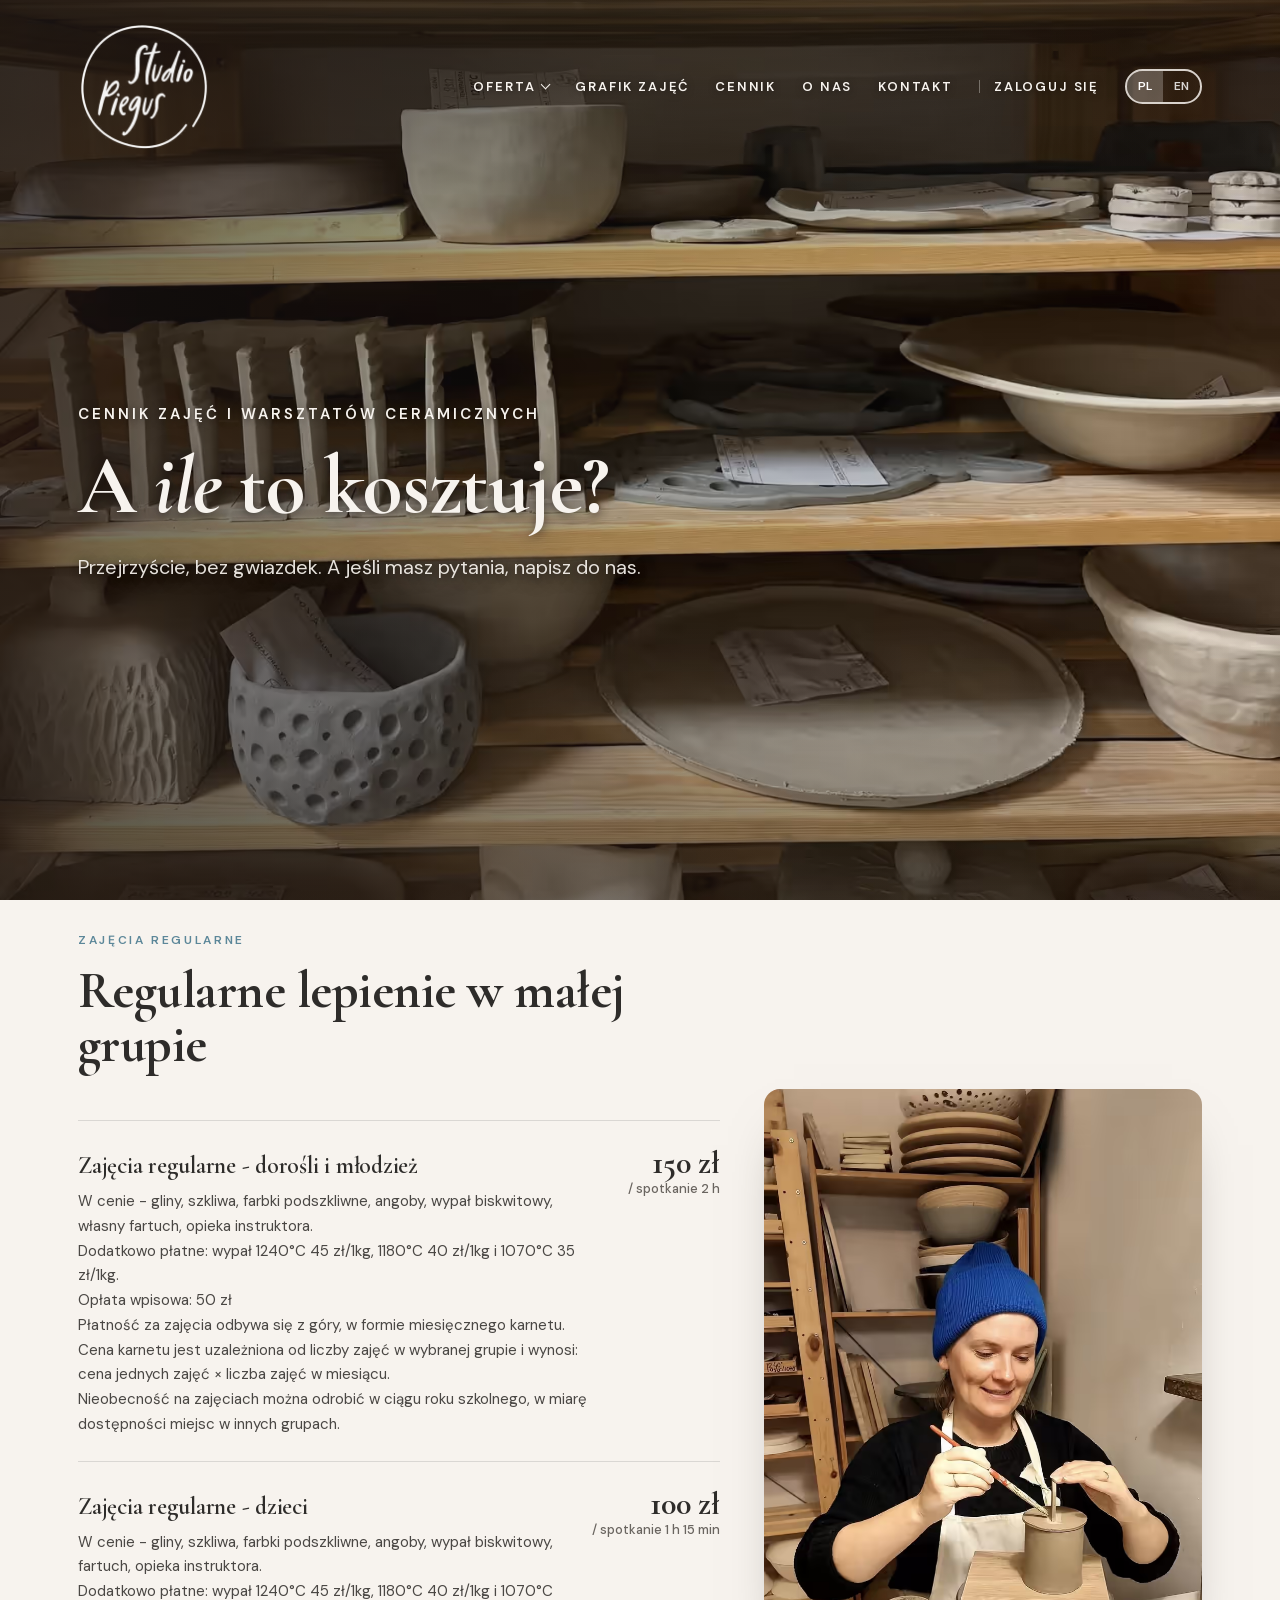
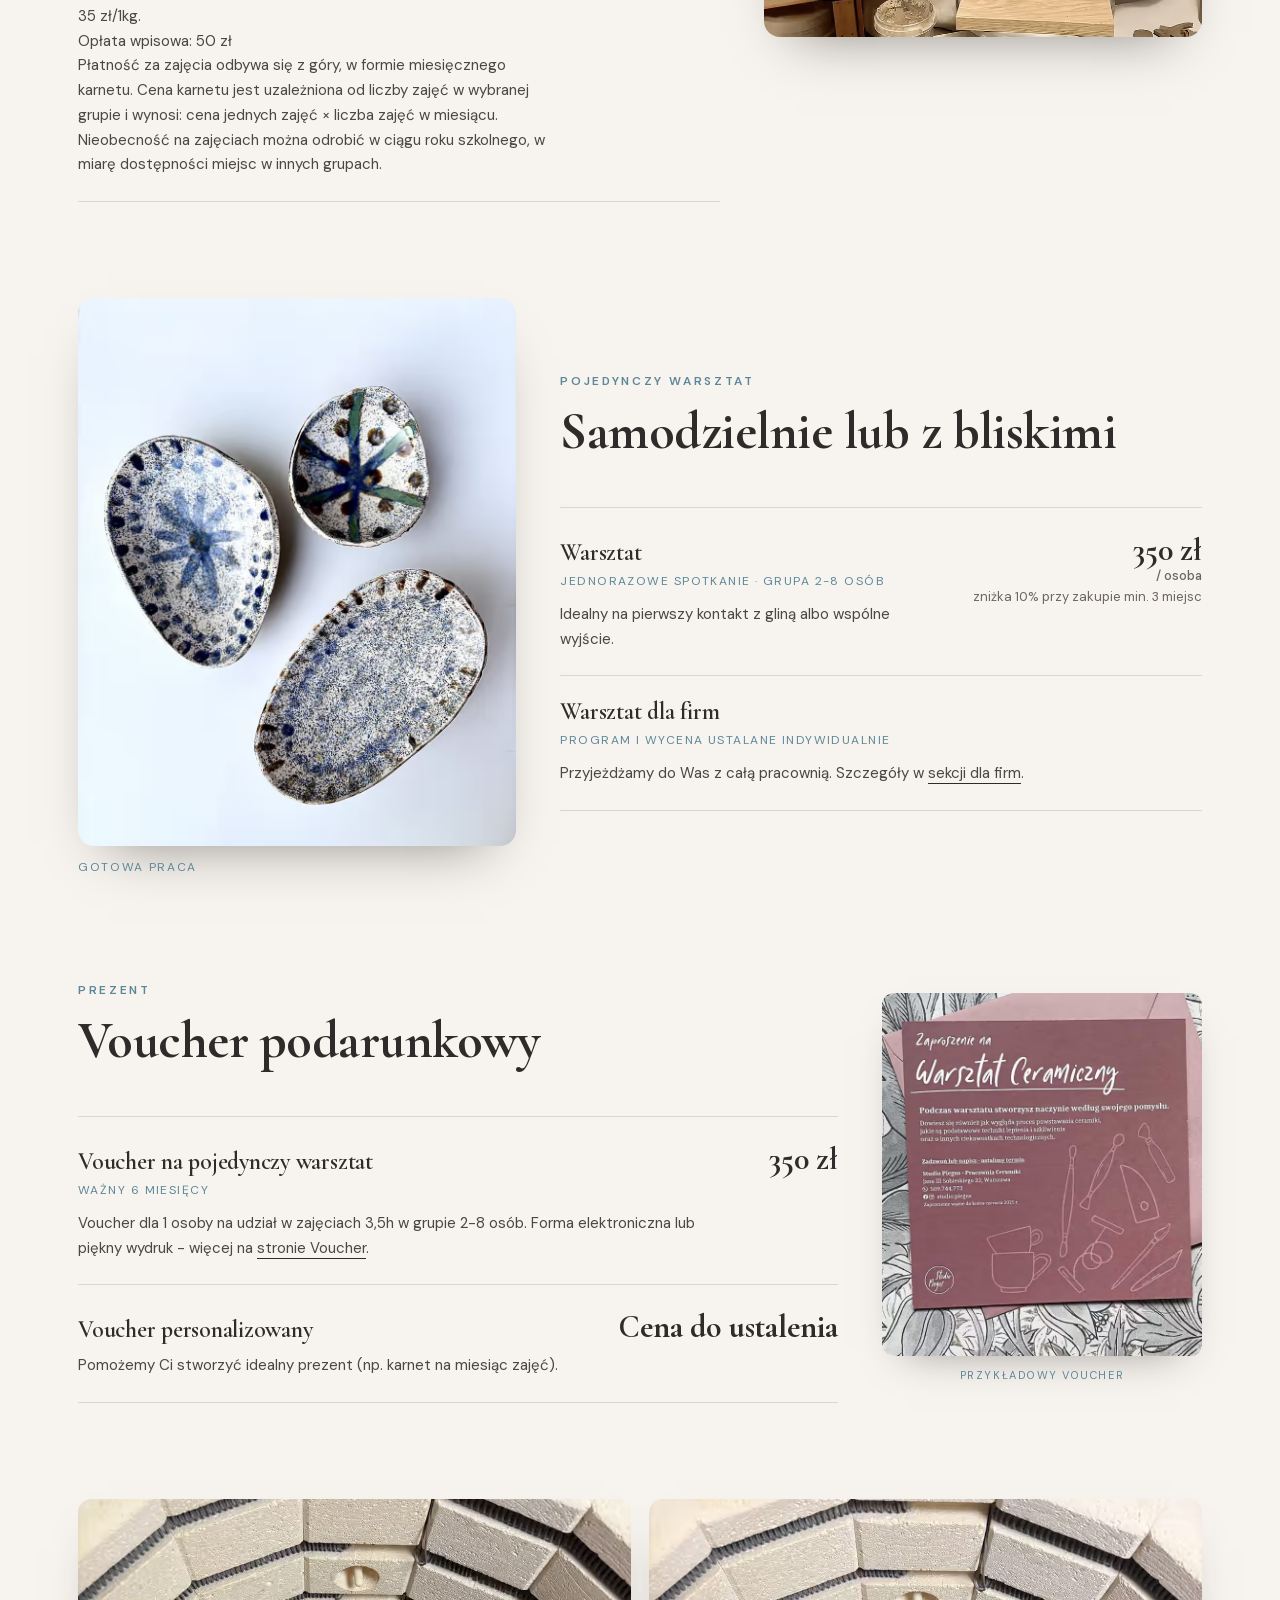
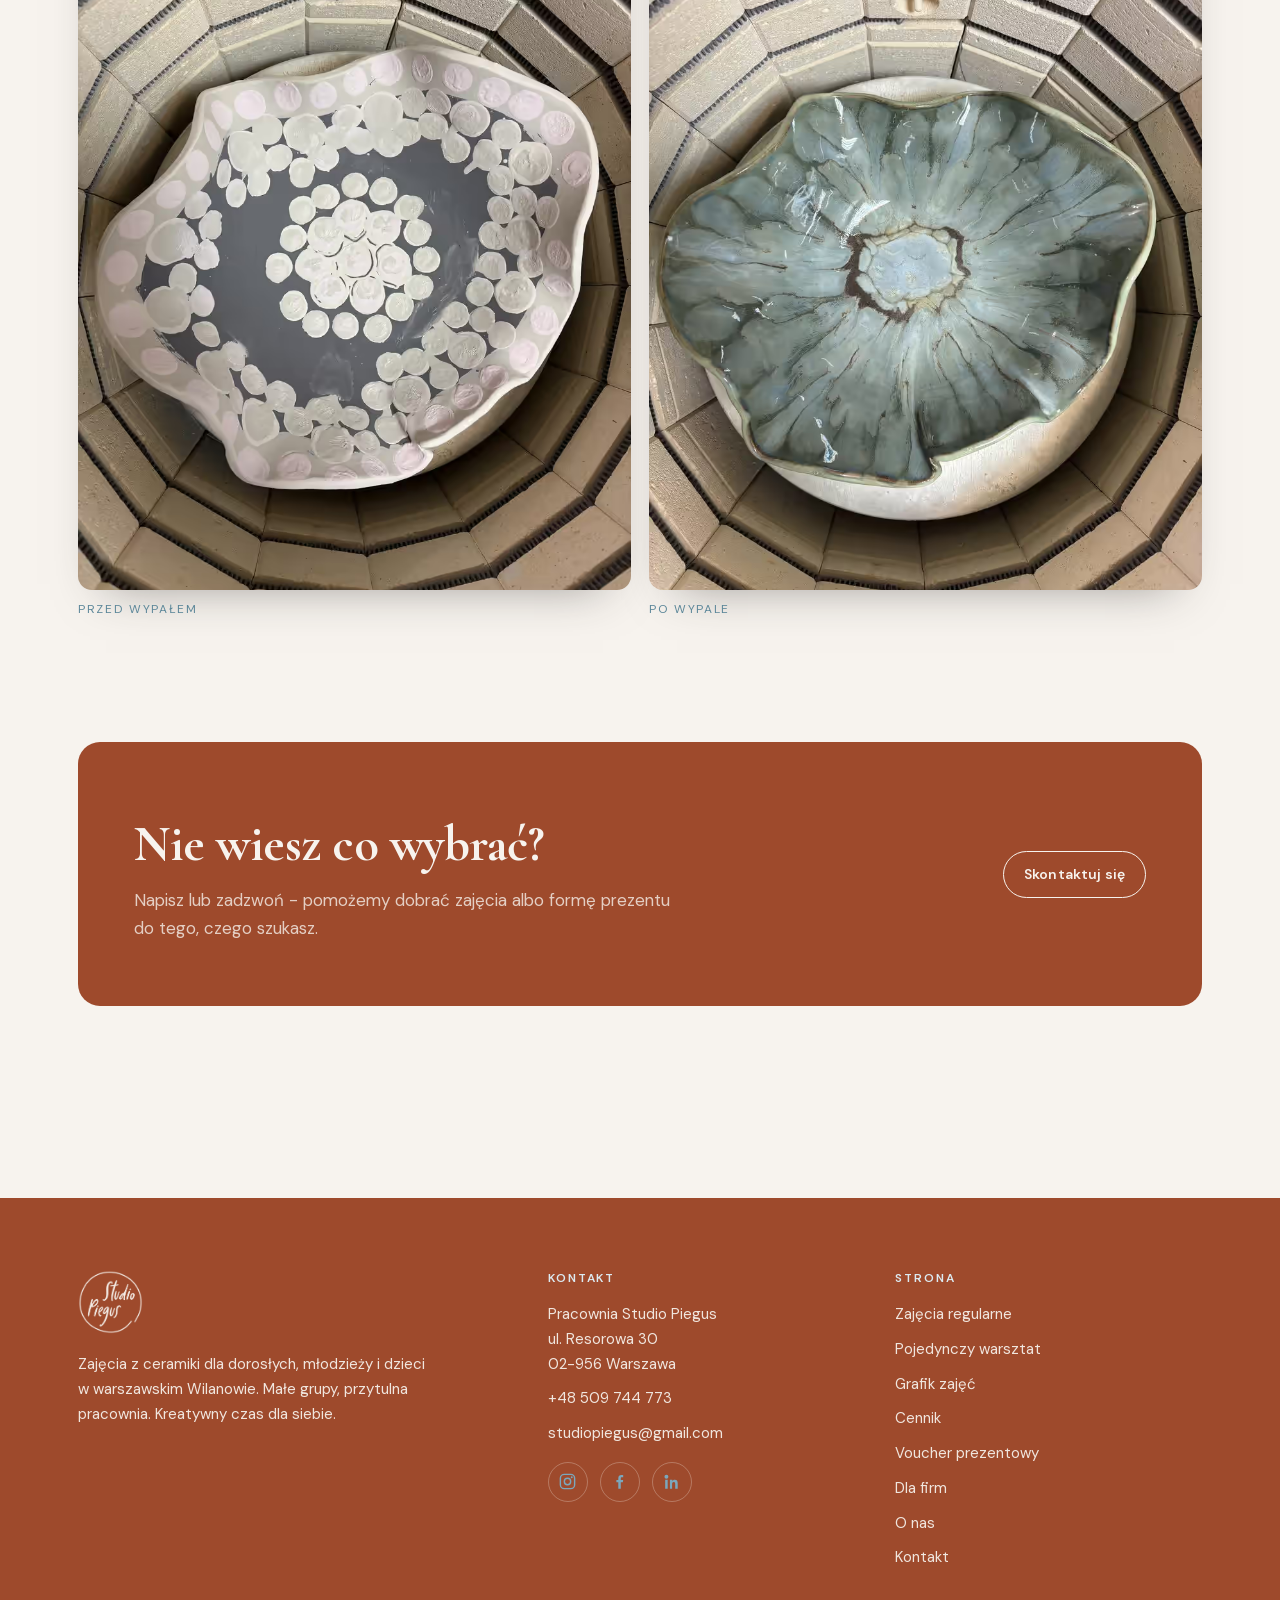
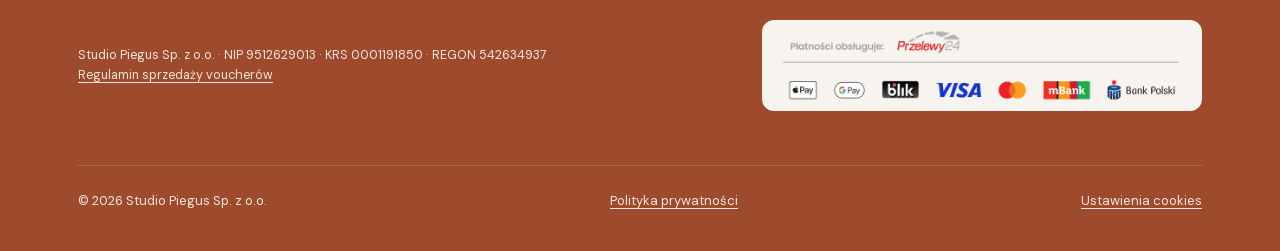
<file: cennik.html>
<!DOCTYPE html>
<html lang="pl">
<head>

<meta charset="UTF-8">

<meta name="viewport" content="width=device-width, initial-scale=1.0">
<title>Cennik zajęć i warsztatów ceramicznych | Studio Piegus</title>
<link rel="icon" type="image/png" href="img/f9b4173410a0.png">
<link rel="apple-touch-icon" href="img/cef246f17d5a.png">
<meta name="description" content="Cennik Studia Piegus - zajęcia cykliczne, warsztaty, sesje na kole, warsztaty dla firm i vouchery. Pracownia ceramiki w warszawskim Wilanowie.">
<link rel="canonical" href="https://studiopiegus.pl/cennik.html">
<meta property="og:type" content="website">
<meta property="og:site_name" content="Studio Piegus">
<meta property="og:locale" content="pl_PL">
<meta property="og:title" content="Cennik zajęć i warsztatów ceramicznych | Studio Piegus">
<meta property="og:description" content="Cennik Studia Piegus - zajęcia cykliczne, warsztaty, sesje na kole, warsztaty dla firm i vouchery. Pracownia ceramiki w warszawskim Wilanowie.">
<meta property="og:url" content="https://studiopiegus.pl/cennik.html">
<meta property="og:image" content="https://studiopiegus.pl/img/8b34d6fd1892.jpg">
<meta name="twitter:card" content="summary_large_image">
<link rel="preload" href="/fonts/dm-sans-normal-latin.woff2" as="font" type="font/woff2" crossorigin>
<link rel="preload" href="/fonts/cormorant-garamond-normal-latin.woff2" as="font" type="font/woff2" crossorigin>
<link rel="stylesheet" href="/fonts/fonts.css">
<link rel="preconnect" href="https://consent.cookiebot.com">
<link rel="preconnect" href="https://consentcdn.cookiebot.com">
<style>
  picture{display:contents}
  .sr-only{position:absolute;width:1px;height:1px;padding:0;margin:-1px;overflow:hidden;clip:rect(0,0,0,0);white-space:nowrap;border:0}


  :root{
    --bg:#F7F3EE;
    --ink:#2E2C2A;
    --blue:#7BA7BC;
    --blue-deep:#5C8799;
    --clay:#9E4A2C;
    --pink:#C9998F;
    --surface:#EDE8E0;
    --line:rgba(46,44,42,.14);
    --serif:"Cormorant Garamond",Georgia,serif;
    --sans:"DM Sans",system-ui,sans-serif;
    --maxw:1180px;
  }
  *{box-sizing:border-box;margin:0;padding:0}
  html{scroll-behavior:smooth}
  body{
    background:var(--bg);
    color:var(--ink);
    font-family:var(--sans);
    font-size:17px;
    line-height:1.65;
    -webkit-font-smoothing:antialiased;
    overflow-x:hidden;
  }
  .wrap{max-width:var(--maxw);margin:0 auto;padding:0 28px}
  a{color:inherit;text-decoration:none}
  .eyebrow{
    font-family:var(--sans);
    font-size:12px;
    font-weight:600;
    letter-spacing:.22em;
    text-transform:uppercase;
    color:var(--blue-deep);
    display:inline-block;
  }
  h1,h2,h3{font-family:var(--serif);font-weight:500;line-height:1.04;letter-spacing:-.01em}

  /* ---------- speckle / freckle signature ---------- */
  .speck{position:absolute;border-radius:50%;pointer-events:none;will-change:transform,opacity}
  @keyframes settle{from{opacity:0;transform:scale(.2) translateY(-6px)}to{opacity:var(--o);transform:scale(1) translateY(0)}}

  /* ---------- nav ---------- */
  .nav{
    position:fixed;top:0;left:0;right:0;z-index:50;
    transition:background .35s ease, box-shadow .35s ease, padding .35s ease;
    padding:22px 0;
  }
  .nav.solid{background:rgba(247,243,238,.9);backdrop-filter:blur(10px);box-shadow:0 1px 0 var(--line);padding:14px 0}
  .nav-inner{display:flex;align-items:center;gap:28px}
  .brand{display:flex;align-items:center;gap:12px;font-family:var(--serif);font-size:23px;letter-spacing:.01em}
  .brand img{height:48px;width:auto;display:block;flex:none}
  .nav-links{display:flex;gap:26px;margin-left:auto;align-items:center}
  .nav-links a{font-size:14px;font-weight:500;letter-spacing:.01em;position:relative;padding:4px 0}
  .nav-links a::after{content:"";position:absolute;left:0;right:100%;bottom:0;height:1px;background:var(--ink);transition:right .3s ease}
  .nav-links a:hover::after{right:0}
  .lang{display:flex;border:1px solid var(--line);border-radius:999px;overflow:hidden;font-size:12px;font-weight:600;letter-spacing:.08em}
  .lang button{background:none;border:0;padding:6px 11px;cursor:pointer;color:var(--ink);font:inherit;opacity:.5;transition:.2s}
  .lang button.on{background:var(--ink);color:var(--bg);opacity:1}
  .btn{
    display:inline-flex;align-items:center;gap:8px;
    font-family:var(--sans);font-size:14px;font-weight:600;letter-spacing:.01em;
    padding:11px 20px;border-radius:999px;cursor:pointer;border:1px solid var(--ink);
    transition:transform .2s ease, background .2s ease, color .2s ease;
  }
  .btn-fill{background:var(--clay);color:var(--bg);border-color:var(--clay)}
  .btn-fill:hover{transform:translateY(-2px);background:var(--ink);color:var(--bg);border-color:var(--ink)}
  .btn-ghost:hover{background:var(--ink);color:var(--bg)}
  .btn-blue{background:var(--blue);border-color:var(--blue);color:var(--bg)}
  .btn-blue:hover{transform:translateY(-2px);background:var(--blue-deep);border-color:var(--blue-deep)}
  .burger{display:none;margin-left:auto;background:none;border:0;cursor:pointer;flex-direction:column;gap:5px;padding:6px}
  .burger span{width:24px;height:2px;background:var(--ink);display:block;transition:.3s}

  /* ---------- hero ---------- */
  .hero{position:relative;padding:172px 0 96px;overflow:hidden}
  #freckles{position:absolute;inset:0;z-index:0}
  .hero .wrap{position:relative;z-index:2}
  .hero-grid{display:grid;grid-template-columns:1.15fr .85fr;gap:48px;align-items:center}
  .hero h1{font-size:clamp(56px,9vw,116px);margin:14px 0 0}
  .hero h1 em{font-style:italic;color:var(--clay)}
  .hero-sub{font-size:20px;max-width:30ch;margin:26px 0 34px;color:#4a4744}
  .hero-cta{display:flex;gap:14px;flex-wrap:wrap}
  .glaze-card{
    position:relative;border-radius:18px;background:var(--surface);
    border:1px solid var(--line);padding:30px;min-height:340px;
    display:flex;flex-direction:column;justify-content:flex-end;overflow:hidden;
  }
  .glaze-card .cap{position:relative;z-index:2}
  .glaze-card .cap h3{font-size:27px;line-height:1.1}
  .glaze-card .cap p{font-size:14px;color:#56524e;margin-top:8px}
  #glaze-speck{position:absolute;inset:0;z-index:1}

  /* ---------- generic section ---------- */
  .sec{padding:96px 0}
  .sec-head{max-width:62ch;margin-bottom:48px}
  .sec-head h2{font-size:clamp(34px,5vw,52px);margin-top:12px}
  .reveal{opacity:0;transform:translateY(22px);transition:opacity .7s ease,transform .7s ease}
  .reveal.in{opacity:1;transform:none}

  /* ---------- offer tiles ---------- */
  .tiles{display:grid;grid-template-columns:repeat(2,1fr);gap:18px}
  .tile{
    background:var(--surface);border:1px solid var(--line);border-radius:16px;
    padding:34px 30px 28px;transition:transform .3s ease,box-shadow .3s ease;
    position:relative;overflow:hidden;
  }
  .tile:hover{transform:translateY(-4px);box-shadow:0 18px 40px -28px rgba(46,44,42,.5)}
  .tile .dotcluster{position:absolute;top:18px;right:18px;width:54px;height:54px;opacity:.85}
  .tile h3{font-size:30px;margin-bottom:10px;padding-right:50px}
  .tile p{font-size:15.5px;color:#56524e;max-width:34ch}
  .tile .more{display:inline-flex;align-items:center;gap:7px;margin-top:22px;font-size:13px;font-weight:600;letter-spacing:.04em;text-transform:uppercase}
  .tile .more svg{transition:transform .25s ease}
  .tile:hover .more svg{transform:translateX(5px)}

  /* ---------- voucher band ---------- */
  .voucher{background:var(--clay);color:var(--bg);border-radius:22px;padding:64px 56px;position:relative;overflow:hidden}
  #voucher-speck{position:absolute;inset:0;opacity:.55}
  .voucher .v-inner{position:relative;z-index:2;display:grid;grid-template-columns:1.3fr .7fr;gap:40px;align-items:center}
  .voucher .eyebrow{color:var(--blue)}
  .voucher h2{font-size:clamp(32px,4.5vw,50px);color:var(--bg);margin:12px 0 16px}
  .voucher p{color:rgba(247,243,238,.78);max-width:46ch}
  .voucher .v-cta{display:flex;justify-content:flex-end}
  @media(max-width:760px){.voucher .v-cta{justify-content:flex-start}}

  /* ---------- about ---------- */
  .about-grid{display:grid;grid-template-columns:.9fr 1.1fr;gap:56px;align-items:center}
  .about-grid h2{font-size:clamp(32px,4.5vw,50px);margin:14px 0 20px}
  .about-grid p{color:#4a4744;margin-bottom:16px;max-width:50ch}
  .about-link{display:inline-flex;align-items:center;gap:8px;margin-top:8px;font-weight:600;font-size:14px;border-bottom:1px solid var(--ink);padding-bottom:3px}

  /* ---------- photo placeholders ---------- */
  .ph{
    position:relative;background:var(--surface);border:1px solid var(--line);border-radius:14px;
    overflow:hidden;display:flex;align-items:center;justify-content:center;
  }
  .ph .ph-speck{position:absolute;inset:0;opacity:.5}
  .ph .ph-label{position:relative;z-index:2;text-align:center;color:#7a756f;padding:18px}
  .ph .ph-label .tag{font-size:11px;font-weight:600;letter-spacing:.16em;text-transform:uppercase;color:var(--blue-deep);display:block;margin-bottom:6px}
  .ph .ph-label .what{font-family:var(--serif);font-size:20px;color:#5b5650}
  .gallery{display:grid;grid-template-columns:1.4fr 1fr;grid-template-rows:200px 200px;gap:16px}
  .gallery .ph:nth-child(1){grid-row:1 / span 2}

  /* ---------- corporate teaser ---------- */
  .corp{background:linear-gradient(180deg,var(--surface),var(--bg));border-radius:22px;border:1px solid var(--line);padding:60px 56px;text-align:center}
  .corp .eyebrow{color:var(--clay)}
  .corp h2{font-size:clamp(32px,4.5vw,52px);margin:14px auto 16px;max-width:18ch}
  .corp p{color:#4a4744;max-width:50ch;margin:0 auto 30px}

  /* ---------- footer ---------- */
  footer{background:var(--clay);color:var(--bg);margin-top:96px;padding:72px 0 40px}
  .foot-grid{display:grid;grid-template-columns:1.4fr 1fr 1fr;gap:40px}
  footer .brand{color:var(--bg)}
  footer .brand img{height:64px}
  .foot-desc{color:rgba(247,243,238,.92);font-size:15px;max-width:32ch;margin-top:18px}
  .foot-col h2{font-family:var(--sans);font-size:12px;font-weight:600;line-height:normal;letter-spacing:.16em;text-transform:uppercase;color:#DCEAF1;margin:0 0 16px}
  .foot-col a,.foot-col p{display:block;color:rgba(247,243,238,.92);font-size:15px;margin-bottom:10px;transition:color .2s}
  .foot-col a:hover{color:var(--bg)}
  .foot-bottom{display:flex;justify-content:space-between;align-items:center;gap:20px;flex-wrap:wrap;margin-top:54px;padding-top:24px;border-top:1px solid rgba(247,243,238,.16);font-size:13px;color:rgba(247,243,238,.92)}
  footer .lang{border-color:rgba(247,243,238,.3)}
  footer .lang button{color:rgba(247,243,238,.92)}
  footer .lang button.on{background:var(--bg);color:var(--ink);opacity:1}

  /* ---------- responsive ---------- */
  @media(max-width:920px){
    .hero-grid{grid-template-columns:1fr;gap:32px}
    .glaze-card{min-height:240px}
    .about-grid{grid-template-columns:1fr;gap:32px}
    .voucher .v-inner{grid-template-columns:1fr;gap:24px}
  }
  @media(max-width:760px){
    body{font-size:16px}
    .nav-links{display:none}
    .nav-links.open{display:flex;position:absolute;top:100%;left:0;right:0;flex-direction:column;background:var(--bg);padding:22px 28px;gap:18px;box-shadow:0 12px 30px -20px rgba(0,0,0,.4);margin-left:0}
    .nav-links.open .lang{margin-top:8px}
    .burger{display:flex}
    .tiles{grid-template-columns:1fr}
    .voucher,.corp{padding:44px 28px}
    .gallery{grid-template-columns:1fr;grid-template-rows:none}
    .gallery .ph{height:200px}
    .gallery .ph:nth-child(1){grid-row:auto}
    .foot-grid{grid-template-columns:1fr;gap:32px}
    .sec{padding:68px 0}
  }
  @media(prefers-reduced-motion:reduce){
    *{animation:none!important;transition:none!important;scroll-behavior:auto!important}
    .reveal{opacity:1;transform:none}
  }

  /* photos */
  .glaze-card img.hero-photo{position:absolute;inset:0;width:100%;height:100%;object-fit:cover;z-index:0}
  .glaze-card::after{content:"";position:absolute;inset:0;background:linear-gradient(to top,rgba(46,44,42,.80),rgba(46,44,42,0) 56%);z-index:1}
  .glaze-card .cap{position:relative;z-index:2}
  .glaze-card .cap h3{color:#F7F3EE}
  .glaze-card .cap p{color:rgba(247,243,238,.86)}
  .ph img{position:absolute;inset:0;width:100%;height:100%;object-fit:cover;display:block;z-index:1}

  /* ---- photo-forward hero variant ---- */
  .hero-full{min-height:100svh;display:flex;align-items:center;padding:132px 0 44px;overflow:hidden}
  .hero-full .hero-bg{position:absolute;inset:0;width:100%;height:100%;object-fit:cover;object-position:center;z-index:0}
  .hero-full .hero-scrim{position:absolute;inset:0;z-index:1;background:
     linear-gradient(90deg,rgba(26,22,20,.66) 0%,rgba(26,22,20,.34) 46%,rgba(26,22,20,.06) 100%),
     linear-gradient(180deg,rgba(26,22,20,.5) 0%,rgba(26,22,20,0) 26%,rgba(26,22,20,0) 72%,rgba(26,22,20,.28) 100%)}
  .hero-full .wrap{position:relative;z-index:2;width:100%}
  .hero-full .hero-inner{max-width:640px}
  .hero-full h1{color:#F7F3EE;margin:0;font-weight:700;text-shadow:0 2px 20px rgba(20,16,14,.4)}
  .hero-full h1 em{color:#F7F3EE}
  .hero-full .hero-sub{color:rgba(247,243,238,.92);max-width:34ch}
  .hero-full .btn-fill{background:var(--clay);color:#F7F3EE;border-color:var(--clay)}
  .hero-full .btn-fill:hover{background:var(--ink);color:#F7F3EE;border-color:var(--ink)}
  .hero-full .btn-ghost{color:#F7F3EE;border-color:rgba(247,243,238,.6)}
  .hero-full .btn-ghost:hover{background:rgba(247,243,238,.14);border-color:#F7F3EE}
  /* nav over the photo until scrolled */
  body.foto .nav:not(.solid) .brand img{filter:brightness(0) invert(1)}
  body.foto .nav:not(.solid) .burger span{background:#F7F3EE}
  @media(min-width:761px){
    body.foto .nav:not(.solid) .nav-links a{color:#F7F3EE}
    body.foto .nav:not(.solid) .nav-links a::after{background:#F7F3EE}
  }
  @media(max-width:760px){
    .hero-full{min-height:92svh}
    .hero-full .hero-scrim{background:linear-gradient(180deg,rgba(26,22,20,.55) 0%,rgba(26,22,20,.2) 40%,rgba(26,22,20,.58) 100%)}
  }

  /* ---- foto v2: menu caps / 2x logo / language chip / portrait crop ---- */
  body.foto .nav-links a{text-transform:uppercase;letter-spacing:.14em;font-size:13px;font-weight:600}
  body.foto .nav .brand img{height:129px}
  body.foto .nav.solid .brand img{height:98px}
  @media(max-width:760px){ body.foto .nav .brand img{height:87px} body.foto .nav.solid .brand img{height:76px} }
  body.foto .lang{border-width:2px;border-color:rgba(247,243,238,.85);background:transparent}
  body.foto .lang button{color:#fff;background:transparent;opacity:.82}
  body.foto .lang button.on{background:rgba(247,243,238,.26);color:#fff;opacity:1}
  body.foto .nav.solid .lang{border-color:rgba(46,44,42,.5);background:rgba(30,26,24,.6)}
  .about-grid .ph img{object-position:50% 78%}

  /* ---- cennik subpage ---- */
  .page-head{padding:150px 0 6px;position:relative}
  .page-head h1{font-size:clamp(44px,7vw,82px);margin:12px 0 0;line-height:1.03}
  .page-head h1 em{font-style:italic;color:var(--clay)}
  .page-head .lead{font-size:20px;max-width:50ch;margin:22px 0 0;color:#4a4744}
  .price-list{margin-top:6px}
  .price-row{display:grid;grid-template-columns:1fr auto;gap:28px;align-items:baseline;padding:24px 0;border-top:1px solid var(--line)}
  .price-list .price-row:last-child{border-bottom:1px solid var(--line)}
  .pl-main h3{font-family:var(--serif);font-weight:600;font-size:24px;margin:0 0 6px}
  .pl-meta{font-family:var(--sans);font-size:12px;letter-spacing:.12em;text-transform:uppercase;color:var(--blue-deep)}
  .pl-desc{color:#4a4744;font-size:15px;margin:10px 0 0;max-width:62ch}
  .pl-desc a{border-bottom:1px solid var(--ink)}
  .pl-price{font-family:var(--serif);font-weight:700;font-size:32px;color:var(--ink);white-space:nowrap;text-align:right;line-height:1.1}
  .pl-price small{display:block;font-family:var(--sans);font-weight:500;font-size:13px;color:#6a6560;margin-top:2px}
  .pl-price .alt{display:block;font-family:var(--sans);font-weight:400;font-size:13px;color:#6a6560;margin-top:6px}
  .pl-note{background:var(--surface);border:1px solid var(--line);border-radius:16px;padding:26px 30px;margin-top:10px}
  .pl-note .k{font-family:var(--sans);font-size:12px;letter-spacing:.16em;text-transform:uppercase;color:var(--blue-deep);display:block;margin-bottom:10px}
  .pl-note p{color:#4a4744;font-size:15px;margin:0;max-width:74ch}
  .note-line{font-size:13px;color:#6a6560;margin-top:22px}
  @media(max-width:640px){
    .price-row{grid-template-columns:1fr;gap:8px}
    .pl-price{text-align:left}
    .page-head{padding:120px 0 4px}
  }

  /* ---- cennik media splits (photos) ---- */
  .media-split{display:grid;gap:44px;align-items:center}
  .ms-photo-right{grid-template-columns:1.2fr .82fr}
  .ms-photo-left{grid-template-columns:.82fr 1.2fr}
  .m-fig{margin:0}
  .m-fig img{width:100%;aspect-ratio:4/5;object-fit:cover;border-radius:16px;box-shadow:0 26px 54px -30px rgba(46,44,42,.55);display:block}
  .m-fig figcaption{font-family:var(--sans);font-size:12px;letter-spacing:.14em;text-transform:uppercase;color:var(--blue-deep);margin-top:12px}
  @media(max-width:860px){ .media-split{grid-template-columns:1fr !important;gap:24px} .ms-photo-right .m-fig{order:-1} }

  /* ---- social icons + monochrome map ---- */
  .socials{display:flex;gap:12px;margin-top:16px}
  .socials a{display:inline-flex;align-items:center;justify-content:center;width:40px;height:40px;border-radius:999px;border:1px solid var(--line);color:var(--blue-deep);transition:background .2s ease,color .2s ease,border-color .2s ease}
  .socials a:hover{color:var(--bg);background:var(--blue-deep);border-color:var(--blue-deep)}
  .socials-dark a{border-color:rgba(247,243,238,.28);color:var(--blue)}
  .socials-dark a:hover{color:var(--ink);background:var(--blue);border-color:var(--blue)}
  iframe[title="Mapa - Studio Piegus"]{filter:grayscale(1) sepia(.55) hue-rotate(165deg) saturate(1.2) brightness(.96) contrast(.98)}
  .speck{display:none}

  h1,h2,h3,h4{font-family:var(--serif);font-weight:700}
  h1 em,h2 em,h3 em{color:var(--clay);font-style:italic}

  .voucher .btn-fill{background:transparent;color:#F7F3EE;border:1px solid rgba(247,243,238,.55)}
  .voucher .btn-fill:hover{background:#F7F3EE;color:var(--ink);border-color:#F7F3EE}
  .ba-grid{display:grid;grid-template-columns:1fr 1fr;gap:18px;margin-bottom:26px}
  .ba-grid figure{margin:0}
  .ba-grid img{width:100%;aspect-ratio:4/5;object-fit:cover;border-radius:14px;box-shadow:0 22px 46px -28px rgba(46,44,42,.5);display:block}
  .ba-grid figcaption{font-family:var(--sans);font-size:12px;letter-spacing:.14em;text-transform:uppercase;color:var(--blue-deep);margin-top:10px}
  .gift-split{display:grid;grid-template-columns:1fr 320px;gap:44px;align-items:center}
  .gift-split .g-fig{margin:0}
  .gift-split .g-fig img{width:100%;border-radius:12px;box-shadow:0 18px 40px -24px rgba(46,44,42,.5);display:block}
  .gift-split .g-fig figcaption{font-family:var(--sans);font-size:11px;letter-spacing:.14em;text-transform:uppercase;color:var(--blue-deep);margin-top:10px;text-align:center}
  @media(max-width:760px){ .ba-grid{grid-template-columns:1fr} .gift-split{grid-template-columns:1fr} .gift-split .g-fig{max-width:320px;margin:0 auto} }

  /* ---- hero strip (photo) ---- */
  .hero-full{min-height:100svh;display:flex;align-items:center;padding:132px 0 44px;overflow:hidden;position:relative}
  .hero-full .hero-bg{position:absolute;inset:0;width:100%;height:100%;object-fit:cover;z-index:0}
  .hero-full .hero-scrim{position:absolute;inset:0;z-index:1;background:linear-gradient(90deg,rgba(26,22,20,.66) 0%,rgba(26,22,20,.34) 46%,rgba(26,22,20,.08) 100%),linear-gradient(180deg,rgba(26,22,20,.5) 0%,rgba(26,22,20,0) 30%,rgba(26,22,20,0) 68%,rgba(26,22,20,.34) 100%)}
  .hero-full .wrap{position:relative;z-index:2;width:100%}
  .hero-full .hero-inner{max-width:640px}
  .hero-full h1{color:#F7F3EE;margin:0;font-weight:700;text-shadow:0 2px 20px rgba(20,16,14,.4)}
  .hero-full h1 em{color:#F7F3EE}
  .hero-full .lead{color:rgba(247,243,238,.92);max-width:46ch}
  body.foto .nav:not(.solid) .brand img{filter:brightness(0) invert(1)}
  body.foto .nav:not(.solid) .burger span{background:#F7F3EE}
  @media(min-width:761px){
    body.foto .nav:not(.solid) .nav-links a{color:#F7F3EE}
    body.foto .nav:not(.solid) .nav-links a::after{background:#F7F3EE}
  }
  @media(max-width:760px){ .hero-full{min-height:100svh} }

  @media(max-height:560px){ body.foto .nav .brand img,body.foto .nav.solid .brand img{height:52px} .hero-full{padding-top:92px} .hero-full h1{font-size:clamp(28px,5.5vw,44px)} .hero-full .hero-sub{font-size:15px} }

  /* mobile open-menu: dark text on cream dropdown */
  body.foto .nav .nav-links.open a{color:var(--ink)}
  body.foto .nav .nav-links.open .lang{border-color:rgba(46,44,42,.35);background:transparent}
  body.foto .nav .nav-links.open .lang button{color:var(--ink);opacity:.7}
  body.foto .nav .nav-links.open .lang button.on{background:var(--ink);color:var(--bg);opacity:1}

  /* password gate */

  

  

  
  
  html

  

  

  

  

  
  .voucher .btn-fill{border-color:#F7F3EE}
  .voucher .btn-fill:hover{border-color:#F7F3EE}

  /* czytelnosc tekstu na jasnych zdjeciach hero */
  .hero-full h1,.hero h1{text-shadow:0 2px 10px rgba(20,16,14,.55),0 1px 34px rgba(20,16,14,.4)}
  .hero-full .hero-sub,.hero .hero-sub,.hero-full .lead{text-shadow:0 1px 8px rgba(20,16,14,.6),0 1px 24px rgba(20,16,14,.45)}
  body.foto .nav:not(.solid) .nav-links > a{text-shadow:0 1px 7px rgba(20,16,14,.55)}
  .hero-full .btn-ghost,.hero .btn-ghost{text-shadow:0 1px 7px rgba(20,16,14,.5);border-color:rgba(247,243,238,.75)}
  .nav-login{font-weight:700}
  .nav-login::before{content:"";display:inline-block;width:1px;height:13px;background:currentColor;opacity:.35;margin-right:14px;vertical-align:-2px}
  .nav-links.open .nav-login::before{display:none}
  @media(min-width:761px) and (max-width:1199px){
    .nav-links{display:none}
    .nav-links.open{display:flex;position:absolute;top:100%;left:0;right:0;flex-direction:column;background:var(--bg);padding:22px 28px;gap:18px;box-shadow:0 12px 30px -20px rgba(0,0,0,.4);margin-left:0}
    .nav-links.open .lang{margin-top:8px}
    .burger{display:flex}
  }
  footer .foot-bottom .lang button.on{background:rgba(46,44,42,.3);color:#fff}

  /* ---- menu „Oferta” (rozwijane po kliknięciu) ---- */
  .dd{position:relative;display:flex;align-items:center}
  .dd-t{font:inherit;font-size:14px;font-weight:500;letter-spacing:.01em;color:inherit;background:none;border:0;padding:4px 0;cursor:pointer;display:inline-flex;align-items:center;gap:7px;white-space:nowrap}
  .dd-t::after{content:"";width:6px;height:6px;border-right:1.5px solid currentColor;border-bottom:1.5px solid currentColor;transform:translateY(-2px) rotate(45deg);transition:transform .2s}
  .dd.open .dd-t::after{transform:translateY(1px) rotate(225deg)}
  .dd-m{display:none;position:absolute;top:100%;left:-22px;margin-top:var(--dd-gap,24px);min-width:250px;padding:18px 22px 20px;background:rgba(247,243,238,.98);box-shadow:0 18px 30px -22px rgba(0,0,0,.45);border-radius:0 0 12px 12px;flex-direction:column;gap:15px}
  .dd.open .dd-m{display:flex}
  .nav .dd-m a{color:var(--ink)!important;text-shadow:none!important;white-space:nowrap}
  .nav.solid{--dd-gap:17px}
  body.foto .nav-links .dd-t{text-transform:uppercase;letter-spacing:.14em;font-size:13px;font-weight:600}
  body.foto .nav:not(.solid):not(.dd-on) .dd-t{color:#F7F3EE;text-shadow:0 1px 7px rgba(20,16,14,.55)}
  .nav.dd-on{background:rgba(247,243,238,.98);box-shadow:0 1px 0 var(--line)}
  body.foto .nav.dd-on .nav-links a,body.foto .nav.dd-on .dd-t{color:var(--ink)!important;text-shadow:none!important}
  body.foto .nav.dd-on .nav-links a::after{background:var(--ink)}
  body.foto .nav.dd-on .brand img{filter:none}
  body.foto .nav.dd-on .lang{border-color:rgba(46,44,42,.5);background:rgba(30,26,24,.6)}
  .nav.dd-fast,.nav.dd-fast *{transition-duration:.08s!important}
  .nav-links.open .dd{flex-direction:column;align-items:center}
  .nav-links.open .dd-t{color:var(--ink)!important;text-shadow:none!important}
  .nav-links.open .dd-m{position:static;margin:12px 0 2px;padding:12px 0 4px;min-width:0;width:240px;max-width:100%;background:none;box-shadow:none;border-radius:0;border-top:1px solid var(--line);border-bottom:1px solid var(--line);align-items:center;gap:14px}
  .nav-links.open .dd-m a{font-size:12px!important;opacity:.85}
  body.foto .nav .nav-links.open > a{text-shadow:none!important}
.h1-kick{display:block;font-family:var(--sans);font-size:clamp(12px,1.25vw,15px);font-weight:600;letter-spacing:.2em;text-transform:uppercase;font-style:normal;line-height:1.45;margin:0 0 18px;text-shadow:0 1px 8px rgba(20,16,14,.6)}
</style>
<!-- Google Consent Mode v2: stan domyślny (odmowa) przed Cookiebot -->
<script data-cookieconsent="ignore">
window.dataLayer=window.dataLayer||[];function gtag(){dataLayer.push(arguments);}
gtag("consent","default",{ad_personalization:"denied",ad_storage:"denied",ad_user_data:"denied",analytics_storage:"denied",functionality_storage:"denied",personalization_storage:"denied",security_storage:"granted",wait_for_update:500});
gtag("set","ads_data_redaction",true);
</script>
<!-- Cookiebot CMP -->
<script id="Cookiebot" src="https://consent.cookiebot.com/uc.js" data-cbid="6dd742f5-c25e-4cb3-8c5d-858dd533b174" data-blockingmode="auto" type="text/javascript"></script>
<!-- End Cookiebot CMP -->
<!-- Google Tag Manager -->
<script data-cookieconsent="ignore">(function(w,d,s,l,i){w[l]=w[l]||[];w[l].push({'gtm.start':
new Date().getTime(),event:'gtm.js'});var f=d.getElementsByTagName(s)[0],
j=d.createElement(s),dl=l!='dataLayer'?'&l='+l:'';j.async=true;j.src=
'https://www.googletagmanager.com/gtm.js?id='+i+dl;f.parentNode.insertBefore(j,f);
})(window,document,'script','dataLayer','GTM-K9HF6BFL');</script>
<!-- End Google Tag Manager -->
<script type="application/ld+json">
{
  "@context": "https://schema.org",
  "@type": "LocalBusiness",
  "@id": "https://studiopiegus.pl/#studio",
  "name": "Studio Piegus",
  "url": "https://studiopiegus.pl/",
  "logo": "https://studiopiegus.pl/img/0037b320eb11.png",
  "sameAs": [
    "https://www.instagram.com/studio.piegus",
    "https://www.facebook.com/Studio.Piegus/",
    "https://www.linkedin.com/company/studio-piegus",
    "https://maps.google.com/?cid=1410846500208917893"
  ]
}
</script>
</head>
<body class="foto">
<!-- Google Tag Manager (noscript) -->
<noscript><iframe src="https://www.googletagmanager.com/ns.html?id=GTM-K9HF6BFL"
height="0" width="0" style="display:none;visibility:hidden"></iframe></noscript>
<!-- End Google Tag Manager (noscript) -->

<nav class="nav" id="nav">
  <div class="wrap nav-inner">
    <a href="/" class="brand" aria-label="Studio Piegus - strona główna">
      <img src="img/0037b320eb11.png" alt="Studio Piegus" width="313" height="306">
    </a>
    <button class="burger" id="burger" aria-label="Menu"><span></span><span></span><span></span></button>
    <div class="nav-links" id="navlinks">
      <div class="dd" id="ddOferta">
        <button type="button" class="dd-t" aria-expanded="false" aria-controls="ddOfertaMenu" data-pl="Oferta" data-en="Offer">Oferta</button>
        <div class="dd-m" id="ddOfertaMenu">
          <a href="zajecia.html" data-pl="Zajęcia regularne" data-en="Regular classes">Zajęcia regularne</a>
          <a href="warsztaty.html" data-pl="Pojedynczy warsztat" data-en="Single workshop">Pojedynczy warsztat</a>
          <a href="dla-firm.html" data-pl="Warsztaty dla firm" data-en="Corporate workshops">Warsztaty dla firm</a>
          <a href="voucher.html" data-pl="Voucher prezentowy" data-en="Gift voucher">Voucher prezentowy</a>
        </div>
      </div>
      <a href="zajecia.html#harmonogram" data-pl="Grafik zajęć" data-en="Timetable">Grafik zajęć</a>
      <a href="cennik.html" data-pl="Cennik" data-en="Pricing">Cennik</a>
      <a href="o-nas.html" data-pl="O nas" data-en="About">O nas</a>
      <a href="kontakt.html" data-pl="Kontakt" data-en="Contact">Kontakt</a>
      <a href="https://clayboard.studiopiegus.pl/" class="nav-login" target="_blank" rel="noopener" data-pl="Zaloguj się" data-en="Log in">Zaloguj się</a>
      <div class="lang" role="group" aria-label="Język">
        <button class="on" data-lang="pl">PL</button>
        <button data-lang="en">EN</button>
      </div>
    </div>
  </div>
</nav>

<main>
  <section class="page-head hero-full">
  <picture><source type="image/avif" srcset="img/8b34d6fd1892-828.avif 828w, img/8b34d6fd1892.avif 1500w" sizes="100vw"><img fetchpriority="high" class="hero-bg" src="img/8b34d6fd1892.jpg" alt="" aria-hidden="true" style="object-position:50% 50%"></picture>
  <div class="hero-scrim" aria-hidden="true"></div>
  <div class="wrap">
    <div class="hero-inner reveal in">
      <h1 data-pl="<span class=&quot;h1-kick&quot;>Cennik zajęć i warsztatów ceramicznych</span>A <em>ile</em> to kosztuje?" data-en="<span class=&quot;h1-kick&quot;>Ceramics classes and workshops: prices</span>What does it <em>cost</em>?"><span class="h1-kick">Cennik zajęć i warsztatów ceramicznych</span>A <em>ile</em> to kosztuje?</h1>
      <p class="lead" data-pl="Przejrzyście, bez gwiazdek. A jeśli masz pytania, napisz do nas." data-en="Clear, no small print. And if you have questions, just write to us.">Przejrzyście, bez gwiazdek. A jeśli masz pytania, napisz do nas.</p>
    </div>
  </div>
</section>

  <section class="sec" style="padding-top:24px">
    <div class="wrap">
      <div class="media-split ms-photo-right">
       <div>
      <div class="sec-head reveal"><span class="eyebrow" data-pl="Zajęcia regularne" data-en="Regular classes">Zajęcia regularne</span><h2 data-pl="Regularne lepienie w małej grupie" data-en="Every week, in a small group.">Regularne lepienie w małej grupie</h2></div>
      <div class="price-list">
        <div class="price-row reveal">
          <div class="pl-main">
            <h3 data-pl="Zajęcia regularne - dorośli i młodzież" data-en="Weekly classes - adults">Zajęcia regularne - dorośli i młodzież</h3>
            <p class="pl-desc" data-pl="W cenie - gliny, szkliwa, farbki podszkliwne, angoby, wypał biskwitowy, własny fartuch, opieka instruktora.<br>Dodatkowo płatne: wypał 1240°C 45 zł/1kg, 1180°C 40 zł/1kg i 1070°C 35 zł/1kg.<br>Opłata wpisowa: 50 zł<br>Płatność za zajęcia odbywa się z góry, w formie miesięcznego karnetu. Cena karnetu jest uzależniona od liczby zajęć w wybranej grupie i wynosi: cena jednych zajęć × liczba zajęć w miesiącu.<br>Nieobecność na zajęciach można odrobić w ciągu roku szkolnego, w miarę dostępności miejsc w innych grupach." data-en="Included - clay bodies, glazes, underglaze paints, engobes, bisque firing, your own apron, instructor's care.<br>Extra: firing at 1240°C 45 zł/1kg, 1180°C 40 zł/1kg and 1070°C 35 zł/1kg.<br>Joining fee: 50 zł<br>Classes are paid for in advance, as a monthly pass. The price of the pass depends on the number of classes in the chosen group: price of one class × number of classes in the month.<br>A missed class can be made up during the school year, subject to availability in other groups.">W cenie - gliny, szkliwa, farbki podszkliwne, angoby, wypał biskwitowy, własny fartuch, opieka instruktora.<br>Dodatkowo płatne: wypał 1240°C 45 zł/1kg, 1180°C 40 zł/1kg i 1070°C 35 zł/1kg.<br>Opłata wpisowa: 50 zł<br>Płatność za zajęcia odbywa się z góry, w formie miesięcznego karnetu. Cena karnetu jest uzależniona od liczby zajęć w wybranej grupie i wynosi: cena jednych zajęć × liczba zajęć w miesiącu.<br>Nieobecność na zajęciach można odrobić w ciągu roku szkolnego, w miarę dostępności miejsc w innych grupach.</p>
          </div>
          <div class="pl-price">150 zł<small data-pl="/ spotkanie 2 h" data-en="/ 2 h session">/ spotkanie 2 h</small></div>
        </div>
        <div class="price-row reveal">
          <div class="pl-main">
            <h3 data-pl="Zajęcia regularne - dzieci" data-en="Weekly classes - children">Zajęcia regularne - dzieci</h3>
            <p class="pl-desc" data-pl="W cenie - gliny, szkliwa, farbki podszkliwne, angoby, wypał biskwitowy, fartuch, opieka instruktora.<br>Dodatkowo płatne: wypał 1240°C 45 zł/1kg, 1180°C 40 zł/1kg i 1070°C 35 zł/1kg.<br>Opłata wpisowa: 50 zł<br>Płatność za zajęcia odbywa się z góry, w formie miesięcznego karnetu. Cena karnetu jest uzależniona od liczby zajęć w wybranej grupie i wynosi: cena jednych zajęć × liczba zajęć w miesiącu.<br>Nieobecność na zajęciach można odrobić w ciągu roku szkolnego, w miarę dostępności miejsc w innych grupach." data-en="Included - clay bodies, glazes, underglaze paints, engobes, bisque firing, apron, instructor's care.<br>Extra: firing at 1240°C 45 zł/1kg, 1180°C 40 zł/1kg and 1070°C 35 zł/1kg.<br>Joining fee: 50 zł<br>Classes are paid for in advance, as a monthly pass. The price of the pass depends on the number of classes in the chosen group: price of one class × number of classes in the month.<br>A missed class can be made up during the school year, subject to availability in other groups.">W cenie - gliny, szkliwa, farbki podszkliwne, angoby, wypał biskwitowy, fartuch, opieka instruktora.<br>Dodatkowo płatne: wypał 1240°C 45 zł/1kg, 1180°C 40 zł/1kg i 1070°C 35 zł/1kg.<br>Opłata wpisowa: 50 zł<br>Płatność za zajęcia odbywa się z góry, w formie miesięcznego karnetu. Cena karnetu jest uzależniona od liczby zajęć w wybranej grupie i wynosi: cena jednych zajęć × liczba zajęć w miesiącu.<br>Nieobecność na zajęciach można odrobić w ciągu roku szkolnego, w miarę dostępności miejsc w innych grupach.</p>
          </div>
          <div class="pl-price">100 zł<small data-pl="/ spotkanie 1 h 15 min" data-en="/ 1 h 15 min session">/ spotkanie 1 h 15 min</small></div>
        </div>
        
      </div>
       </div>
       <figure class="m-fig reveal">
         <picture><source type="image/avif" srcset="img/401e75fc9fd7.avif 858w" sizes="(max-width: 760px) 100vw, 50vw"><img decoding="async" loading="lazy" src="img/401e75fc9fd7.jpg" alt="Prowadząca zdobi naczynie w pracowni Studia Piegus" style="object-position:50% 42%"></picture>
         
       </figure>
      </div>
    </div>
  </section>

  <section class="sec" style="padding-top:0">
    <div class="wrap">
      <div class="media-split ms-photo-left">
       <figure class="m-fig reveal"><picture><source type="image/avif" srcset="img/60101d96eaaa.avif 900w" sizes="(max-width: 760px) 100vw, 50vw"><img decoding="async" loading="lazy" src="img/60101d96eaaa.jpg" alt="Naczynia w piegowatym szkliwie"></picture><figcaption data-pl="Gotowa praca" data-en="A finished piece">Gotowa praca</figcaption></figure>
       <div>
      <div class="sec-head reveal"><span class="eyebrow" data-pl="Pojedynczy warsztat" data-en="Workshops & sessions">Pojedynczy warsztat</span><h2 data-pl="Samodzielnie lub z bliskimi" data-en="One-off or one-to-one.">Samodzielnie lub z bliskimi</h2></div>
      <div class="price-list">
        <div class="price-row reveal">
          <div class="pl-main">
            <h3 data-pl="Warsztat" data-en="One-off workshop">Warsztat</h3>
            <div class="pl-meta" data-pl="jednorazowe spotkanie · grupa 2-8 osób" data-en="single session · group of 2-8">jednorazowe spotkanie · grupa 2-8 osób</div>
            <p class="pl-desc" data-pl="Idealny na pierwszy kontakt z gliną albo wspólne wyjście." data-en="Perfect for a first touch of clay or a get-together.">Idealny na pierwszy kontakt z gliną albo wspólne wyjście.</p>
          </div>
          <div class="pl-price">350 zł<small data-pl="/ osoba" data-en="/ person">/ osoba</small><span class="alt" data-pl="zniżka 10% przy zakupie min. 3 miejsc" data-en="10% off for 3+ places">zniżka 10% przy zakupie min. 3 miejsc</span></div>
        </div>

        <div class="price-row reveal">
          <div class="pl-main">
            <h3 data-pl="Warsztat dla firm" data-en="Corporate workshops">Warsztat dla firm</h3>
            <div class="pl-meta" data-pl="program i wycena ustalane indywidualnie" data-en="programme & quote agreed individually">program i wycena ustalane indywidualnie</div>
            <p class="pl-desc" data-pl="Przyjeżdżamy do Was z całą pracownią. Szczegóły w <a href='dla-firm.html'>sekcji dla firm</a>." data-en="We bring the whole studio to you. Details in the <a href='dla-firm.html'>corporate section</a>.">Przyjeżdżamy do Was z całą pracownią. Szczegóły w <a href='dla-firm.html'>sekcji dla firm</a>.</p>
          </div>
          <div class="pl-price"></div>
        </div>
      </div>
       </div>
      </div>
    </div>
  </section>

  <section class="sec" style="padding-top:0">
    <div class="wrap">
      <div class="gift-split">
       <div>
      <div class="sec-head reveal"><span class="eyebrow" data-pl="Prezent" data-en="Gift">Prezent</span><h2 data-pl="Voucher podarunkowy" data-en="To give away.">Voucher podarunkowy</h2></div>
      <div class="price-list">
        <div class="price-row reveal">
          <div class="pl-main">
            <h3 data-pl="Voucher na pojedynczy warsztat" data-en="Single-workshop voucher">Voucher na pojedynczy warsztat</h3>
            <div class="pl-meta" data-pl="ważny 6 miesięcy" data-en="valid 6 months">ważny 6 miesięcy</div>
            <p class="pl-desc" data-pl="Voucher dla 1 osoby na udział w zajęciach 3,5h w grupie 2-8 osób. Forma elektroniczna lub piękny wydruk - więcej na <a href='voucher.html'>stronie Voucher</a>." data-en="A voucher for 1 person for a 3.5h class in a group of 2-8. Digital or a beautiful printout - more on the <a href='voucher.html'>Voucher page</a>.">Voucher dla 1 osoby na udział w zajęciach 3,5h w grupie 2-8 osób. Forma elektroniczna lub piękny wydruk - więcej na <a href='voucher.html'>stronie Voucher</a>.</p>
          </div>
          <div class="pl-price">350 zł</div>
        </div>
        <div class="price-row reveal">
          <div class="pl-main">
            <h3 data-pl="Voucher personalizowany" data-en="Custom voucher">Voucher personalizowany</h3>
            <p class="pl-desc" data-pl="Pomożemy Ci stworzyć idealny prezent (np. karnet na miesiąc zajęć)." data-en="We'll help you create the perfect gift (e.g. a month-long class pass).">Pomożemy Ci stworzyć idealny prezent (np. karnet na miesiąc zajęć).</p>
          </div>
          <div class="pl-price" style="white-space:normal" data-pl="Cena do ustalenia" data-en="tbc">Cena do ustalenia</div>
        </div>
      </div>
       </div>
       <figure class="g-fig reveal"><picture><source type="image/avif" srcset="img/dfa9422f047f.avif 670w" sizes="(max-width: 760px) 100vw, 50vw"><img decoding="async" loading="lazy" src="img/dfa9422f047f.jpg" alt="Przykładowy voucher Studia Piegus"></picture><figcaption data-pl="Przykładowy voucher" data-en="Sample voucher">Przykładowy voucher</figcaption></figure>
      </div>
    </div>
  </section>

  <section class="sec" style="padding-top:0">
    <div class="wrap">
      <div class="ba-grid reveal">
        <figure><picture><source type="image/avif" srcset="img/fc1e70ee8c13.avif 862w" sizes="(max-width: 760px) 100vw, 50vw"><img decoding="async" loading="lazy" src="img/fc1e70ee8c13.jpg" alt="Praca w piecu przed wypałem"></picture><figcaption data-pl="Przed wypałem" data-en="Before firing">Przed wypałem</figcaption></figure>
        <figure><picture><source type="image/avif" srcset="img/2807717c13c2.avif 862w" sizes="(max-width: 760px) 100vw, 50vw"><img decoding="async" loading="lazy" src="img/2807717c13c2.jpg" alt="Praca w piecu po wypale"></picture><figcaption data-pl="Po wypale" data-en="After firing">Po wypale</figcaption></figure>
      </div>
    </div>
  </section>

  <section class="sec" style="padding-top:0">
    <div class="wrap">
      <div class="voucher reveal" id="ask">
        <div id="voucher-speck" aria-hidden="true"></div>
        <div class="v-inner">
          <div>
            <h2 data-pl="Nie wiesz co wybrać?" data-en="Not sure what to pick?">Nie wiesz co wybrać?</h2>
            <p data-pl="Napisz lub zadzwoń - pomożemy dobrać zajęcia albo formę prezentu do tego, czego szukasz." data-en="Write or call - we will help you choose the right class or gift for what you have in mind.">Napisz lub zadzwoń - pomożemy dobrać zajęcia albo formę prezentu do tego, czego szukasz.</p>
          </div>
          <div class="v-cta"><a class="btn btn-fill" href="kontakt.html" data-pl="Skontaktuj się" data-en="Get in touch">Skontaktuj się</a></div>
        </div>
      </div>
    </div>
  </section>
</main>

<footer id="contact">
  <div class="wrap">
    <div class="foot-grid">
      <div>
        <div class="brand"><img src="img/e8dd5a2f4b17.png" alt="Studio Piegus" width="313" height="306" loading="lazy" decoding="async"></div>
        <p class="foot-desc" data-pl="Zajęcia z ceramiki dla dorosłych, młodzieży i dzieci w warszawskim Wilanowie. Małe grupy, przytulna pracownia. Kreatywny czas dla siebie." data-en="Ceramics classes for adults, teens and children in Wilanów, Warsaw. Small groups, a cosy studio. Creative time for yourself.">Zajęcia z ceramiki dla dorosłych, młodzieży i dzieci w warszawskim Wilanowie. Małe grupy, przytulna pracownia. Kreatywny czas dla siebie.</p>
      </div>
      <div class="foot-col">
        <h2 data-pl="Kontakt" data-en="Contact">Kontakt</h2>
        <p data-pl="Pracownia Studio Piegus<br>ul. Resorowa 30<br>02-956 Warszawa" data-en="Studio Piegus pottery studio<br>ul. Resorowa 30<br>02-956 Warsaw">Pracownia Studio Piegus<br>ul. Resorowa 30<br>02-956 Warszawa</p>
        <a href="tel:+48509744773">+48 509 744 773</a>
        <a href="mailto:studiopiegus@gmail.com">studiopiegus@gmail.com</a>
        <div class="socials socials-dark">
          <a href="https://www.instagram.com/studio.piegus" target="_blank" rel="noopener" aria-label="Instagram"><svg viewBox="0 0 24 24" width="19" height="19" fill="none" stroke="currentColor" stroke-width="1.8" stroke-linecap="round" stroke-linejoin="round"><rect x="3" y="3" width="18" height="18" rx="5"/><circle cx="12" cy="12" r="4"/><circle cx="17.4" cy="6.6" r="1.15" fill="currentColor" stroke="none"/></svg></a>
          <a href="https://www.facebook.com/Studio.Piegus/" target="_blank" rel="noopener" aria-label="Facebook"><svg viewBox="0 0 24 24" width="19" height="19" fill="currentColor"><path d="M13.6 21v-8h2.62l.39-3h-3.01V8.09c0-.87.24-1.46 1.49-1.46h1.59V3.96c-.28-.04-1.22-.12-2.32-.12-2.3 0-3.87 1.4-3.87 3.98V10H8.06v3h2.42v8z"/></svg></a>
          <a href="https://www.linkedin.com/company/studio-piegus" target="_blank" rel="noopener" aria-label="LinkedIn"><svg viewBox="0 0 24 24" width="19" height="19" fill="currentColor"><g transform="translate(0.62,0)"><path d="M4.98 3.5a2.5 2.5 0 11-.02 5.01A2.5 2.5 0 014.98 3.5zM3.4 9.75h3.15V21H3.4zM9.4 9.75h3.02v1.54h.04c.42-.8 1.45-1.64 2.98-1.64 3.19 0 3.78 2.1 3.78 4.83V21h-3.15v-5.46c0-1.3-.02-2.98-1.82-2.98-1.82 0-2.1 1.42-2.1 2.89V21H9.4z"/></g></svg></a>
        </div>
      </div>
      <div class="foot-col">
        <h2 data-pl="Strona" data-en="Site">Strona</h2>
        <a href="zajecia.html" data-pl="Zajęcia regularne" data-en="Regular classes">Zajęcia regularne</a>
        <a href="warsztaty.html" data-pl="Pojedynczy warsztat" data-en="Single workshop">Pojedynczy warsztat</a>
        <a href="zajecia.html#harmonogram" data-pl="Grafik zajęć" data-en="Timetable">Grafik zajęć</a>
        <a href="cennik.html" data-pl="Cennik" data-en="Pricing">Cennik</a>
        <a href="voucher.html" data-pl="Voucher prezentowy" data-en="Gift voucher">Voucher prezentowy</a>
        <a href="dla-firm.html" data-pl="Dla firm" data-en="Corporate">Dla firm</a>
        <a href="o-nas.html" data-pl="O nas" data-en="About">O nas</a>
        <a href="kontakt.html" data-pl="Kontakt" data-en="Contact">Kontakt</a>
      </div>
    </div>
    <div class="foot-legal" style="margin-top:40px;display:flex;flex-wrap:wrap;gap:18px 28px;align-items:center;justify-content:space-between;font-size:12.5px;line-height:1.6;color:rgba(247,243,238,.92)">
      <p style="margin:0;max-width:62ch">Studio Piegus Sp. z o.o. · NIP 9512629013 · KRS 0001191850 · REGON 542634937<br><a href="regulamin-voucherow.html" style="color:inherit;text-decoration:underline;text-underline-offset:3px" data-pl="Regulamin sprzedaży voucherów" data-en="Voucher Terms of Sale">Regulamin sprzedaży voucherów</a></p>
      <img src="img/platnosci-przelewy24.png" width="440" height="79" loading="lazy" alt="Płatności obsługuje Przelewy24: Apple Pay, Google Pay, BLIK, Visa, Mastercard i przelewy bankowe" style="background:#F7F3EE;border-radius:12px;padding:8px 12px;max-width:100%;height:auto;box-sizing:border-box">
    </div>
    <div class="foot-bottom"><span>© 2026 Studio Piegus Sp. z o.o.</span><a href="polityka-prywatnosci.html" style="margin-left:18px;color:inherit;text-decoration:underline;text-underline-offset:3px" data-pl="Polityka prywatności" data-en="Privacy policy">Polityka prywatności</a>
      <a href="javascript:Cookiebot.renew()" style="margin-left:18px;color:inherit;text-decoration:underline;text-underline-offset:3px" data-pl="Ustawienia cookies" data-en="Cookie settings">Ustawienia cookies</a></div>
  </div>
</footer>
<script>
(function(){
  var burger=document.getElementById('burger'), links=document.getElementById('navlinks');
  if(burger&&links){ burger.addEventListener('click',function(){links.classList.toggle('open');});
    links.querySelectorAll('a').forEach(function(a){a.addEventListener('click',function(){links.classList.remove('open');});}); }
  function setLang(lang){ document.documentElement.lang=lang;
    document.querySelectorAll('[data-pl]').forEach(function(el){ var v=el.getAttribute('data-'+lang); if(v!==null) el.innerHTML=v; });
    document.querySelectorAll('.lang button').forEach(function(b){ b.classList.toggle('on', b.getAttribute('data-lang')===lang); }); }
  document.querySelectorAll('.lang button').forEach(function(b){ b.addEventListener('click',function(){setLang(b.getAttribute('data-lang'));}); });
  function speckle(el,o){ if(!el) return; o=o||{}; var n=o.count||34, frag=document.createDocumentFragment();
    for(var i=0;i<n;i++){ var d=document.createElement('span'); d.className='speck';
      var r=(o.min||2)+Math.random()*((o.max||7)-(o.min||2)); d.style.width=d.style.height=r+'px';
      d.style.left=Math.random()*100+'%'; d.style.top=Math.random()*100+'%';
      d.style.opacity=(o.opMin||.3)+Math.random()*((o.opMax||.7)-(o.opMin||.3));
      var c=o.colors||['#7BA7BC','#C9998F']; d.style.background=c[Math.floor(Math.random()*c.length)]; frag.appendChild(d);} el.appendChild(frag); }
  speckle(document.getElementById('voucher-speck'),{count:34,min:2,max:7,opMin:.3,opMax:.7,colors:['#7BA7BC','#C9998F']});
  var io=new IntersectionObserver(function(es){es.forEach(function(e){if(e.isIntersecting){e.target.classList.add('in');io.unobserve(e.target);}});},{threshold:.12});
  document.querySelectorAll('.reveal').forEach(function(el){io.observe(el);});
})();
</script>
<script>(function(){var n=document.getElementById("nav");if(!n)return;function o(){n.classList.toggle("solid",window.scrollY>24);}o();window.addEventListener("scroll",o,{passive:true});})();</script>
<script>
(function(){
  function apply(l){
    document.documentElement.lang=l;
    document.querySelectorAll('[data-pl]').forEach(function(el){ var v=el.getAttribute('data-'+l); if(v!==null) el.innerHTML=v; });
    document.querySelectorAll('.lang button').forEach(function(b){ b.classList.toggle('on', b.getAttribute('data-lang')===l); });
  }
  try{ var L=localStorage.getItem('piegus_lang'); if(L && L!=='pl') apply(L); }catch(e){}
  document.querySelectorAll('.lang button').forEach(function(b){ b.addEventListener('click',function(){ try{localStorage.setItem('piegus_lang', b.getAttribute('data-lang'));}catch(e){} }); });
})();
</script>

<script>
/* Analytics: kliknięcia w telefon i e-mail jako zdarzenia GTM (bez danych osobowych) */
(function(){window.dataLayer=window.dataLayer||[];document.addEventListener('click',function(e){var a=e.target&&e.target.closest?e.target.closest('a[href^="tel:"],a[href^="mailto:"]'):null;if(!a)return;window.dataLayer.push({event:a.getAttribute('href').indexOf('tel:')===0?'click_phone':'click_email',link_location:a.closest('footer')?'footer':'page'});});})();
</script>
<script>
/* menu „Oferta”: otwieranie po kliknięciu, zamykanie: klik poza, Esc, ☰ */
(function(){var d=document.getElementById('ddOferta');if(!d)return;
var t=d.querySelector('.dd-t'),nav=document.getElementById('nav'),links=document.getElementById('navlinks'),bg=document.getElementById('burger');
function set(o){d.classList.toggle('open',o);t.setAttribute('aria-expanded',o?'true':'false');
 if(o&&!links.classList.contains('open')){nav.classList.add('dd-on')}
 else if(nav.classList.contains('dd-on')){nav.classList.add('dd-fast');nav.classList.remove('dd-on');setTimeout(function(){nav.classList.remove('dd-fast')},160)}}
t.addEventListener('click',function(e){e.stopPropagation();set(!d.classList.contains('open'))});
document.addEventListener('click',function(e){if(!d.contains(e.target))set(false)});
document.addEventListener('keydown',function(e){if(e.key==='Escape'&&d.classList.contains('open')){set(false);t.focus()}});
if(bg)bg.addEventListener('click',function(){set(false)});})();
</script>
</body>
</html>
</file>
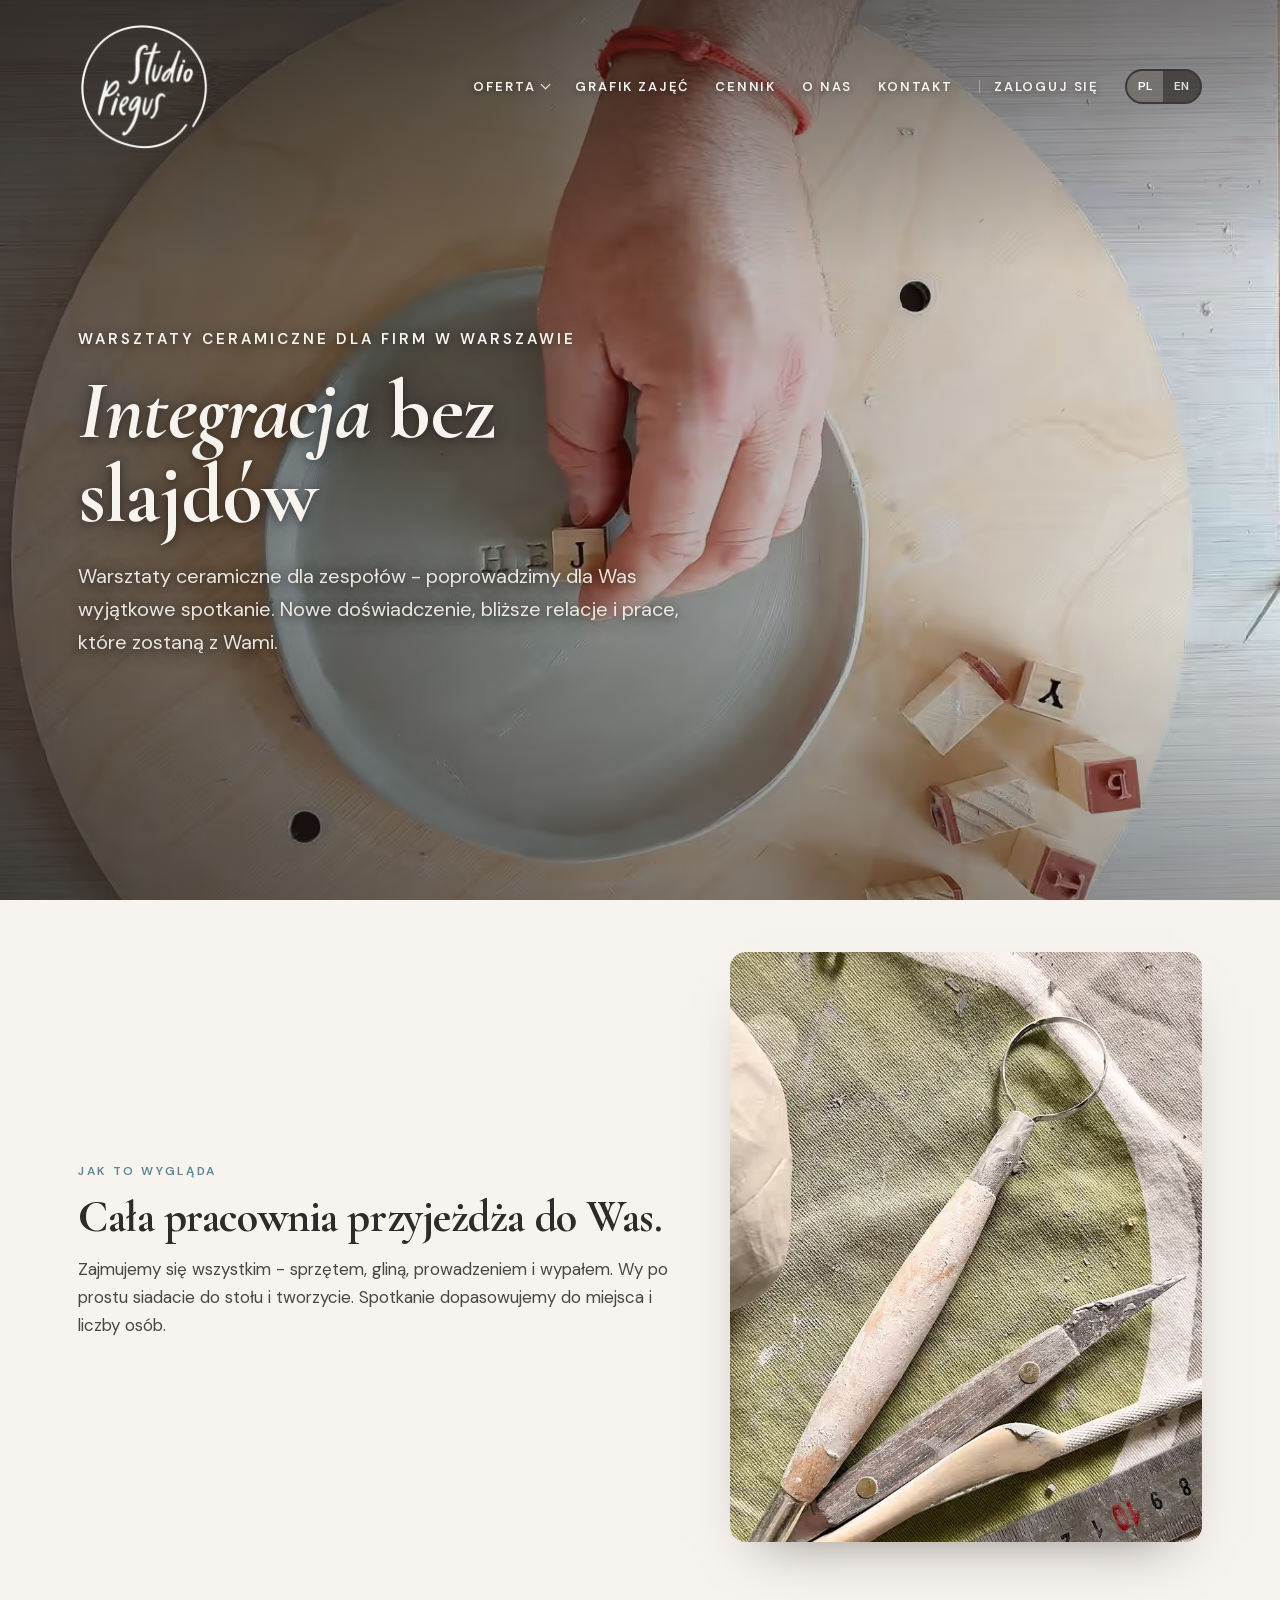
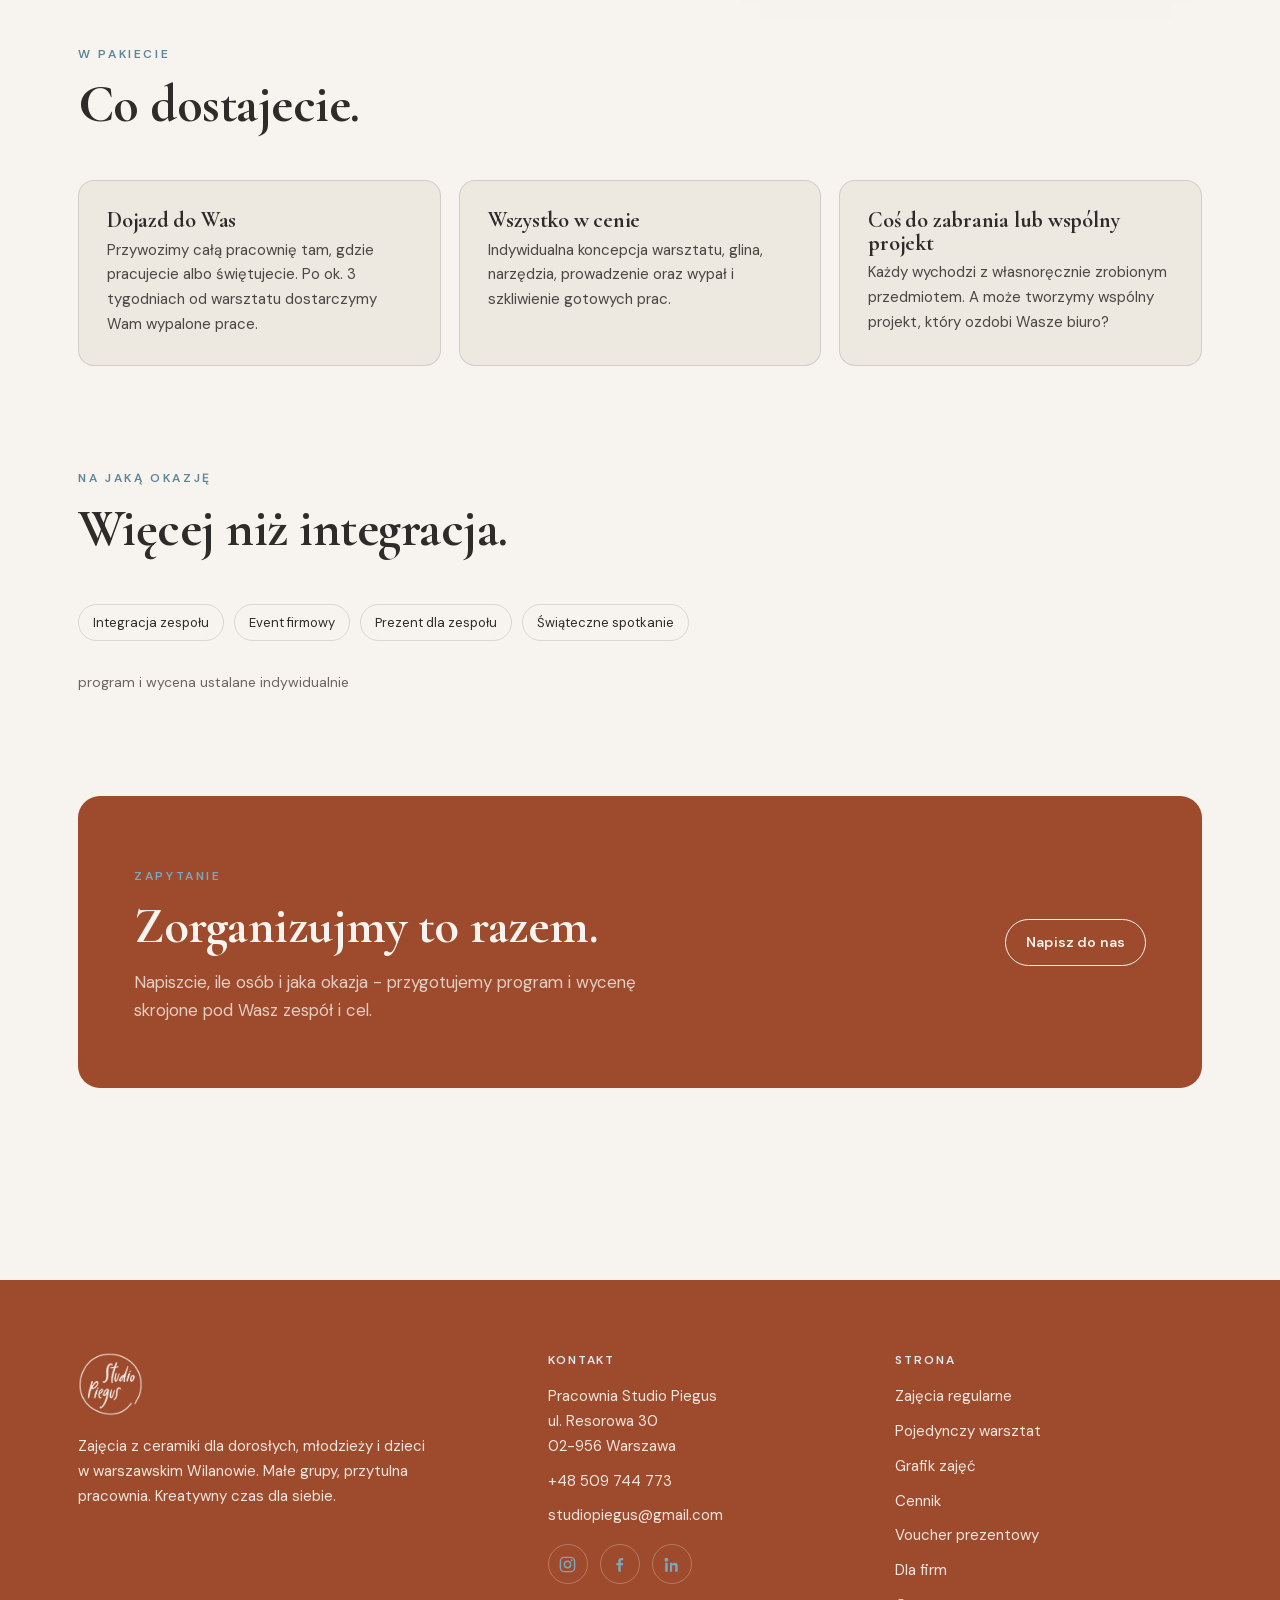
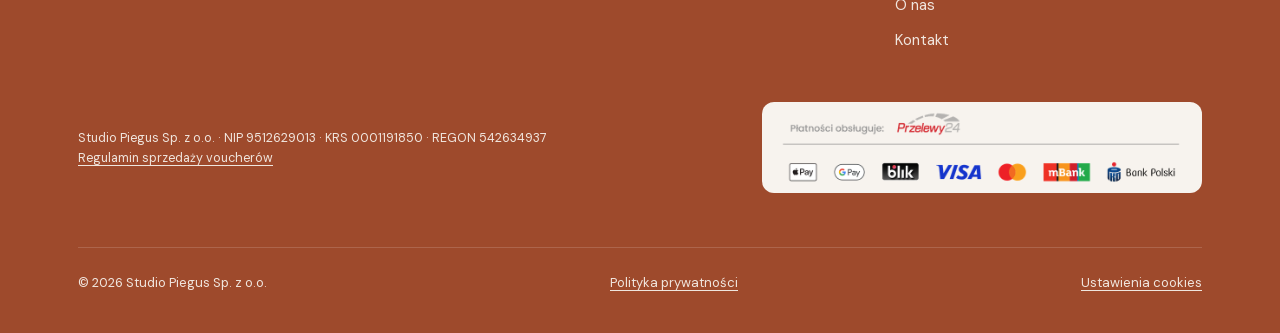
<file: dla-firm.html>
<!DOCTYPE html>
<html lang="pl">
<head>

<meta charset="UTF-8">

<meta name="viewport" content="width=device-width, initial-scale=1.0">
<title>Warsztaty ceramiczne dla firm w Warszawie | Studio Piegus</title>
<link rel="icon" type="image/png" href="img/f9b4173410a0.png">
<link rel="apple-touch-icon" href="img/cef246f17d5a.png">
<meta name="description" content="Warsztaty ceramiczne dla zespołów – przyjeżdżamy z pracownią do Waszego biura. Integracja, eventy, spotkania świąteczne. Wycena indywidualna.">
<link rel="canonical" href="https://studiopiegus.pl/dla-firm.html">
<meta property="og:type" content="website">
<meta property="og:site_name" content="Studio Piegus">
<meta property="og:locale" content="pl_PL">
<meta property="og:title" content="Warsztaty ceramiczne dla firm w Warszawie | Studio Piegus">
<meta property="og:description" content="Warsztaty ceramiczne dla zespołów – przyjeżdżamy z pracownią do Waszego biura. Integracja, eventy, spotkania świąteczne. Wycena indywidualna.">
<meta property="og:url" content="https://studiopiegus.pl/dla-firm.html">
<meta property="og:image" content="https://studiopiegus.pl/img/493da008a10f.jpg">
<meta name="twitter:card" content="summary_large_image">
<link rel="preload" href="/fonts/dm-sans-normal-latin.woff2" as="font" type="font/woff2" crossorigin>
<link rel="preload" href="/fonts/cormorant-garamond-normal-latin.woff2" as="font" type="font/woff2" crossorigin>
<link rel="stylesheet" href="/fonts/fonts.css">
<link rel="preconnect" href="https://consent.cookiebot.com">
<link rel="preconnect" href="https://consentcdn.cookiebot.com">
<style>
  picture{display:contents}
  .sr-only{position:absolute;width:1px;height:1px;padding:0;margin:-1px;overflow:hidden;clip:rect(0,0,0,0);white-space:nowrap;border:0}


  :root{
    --bg:#F7F3EE;
    --ink:#2E2C2A;
    --blue:#7BA7BC;
    --blue-deep:#5C8799;
    --clay:#9E4A2C;
    --pink:#C9998F;
    --surface:#EDE8E0;
    --line:rgba(46,44,42,.14);
    --serif:"Cormorant Garamond",Georgia,serif;
    --sans:"DM Sans",system-ui,sans-serif;
    --maxw:1180px;
  }
  *{box-sizing:border-box;margin:0;padding:0}
  html{scroll-behavior:smooth}
  body{
    background:var(--bg);
    color:var(--ink);
    font-family:var(--sans);
    font-size:17px;
    line-height:1.65;
    -webkit-font-smoothing:antialiased;
    overflow-x:hidden;
  }
  .wrap{max-width:var(--maxw);margin:0 auto;padding:0 28px}
  a{color:inherit;text-decoration:none}
  .eyebrow{
    font-family:var(--sans);
    font-size:12px;
    font-weight:600;
    letter-spacing:.22em;
    text-transform:uppercase;
    color:var(--blue-deep);
    display:inline-block;
  }
  h1,h2,h3{font-family:var(--serif);font-weight:500;line-height:1.04;letter-spacing:-.01em}

  /* ---------- speckle / freckle signature ---------- */
  .speck{position:absolute;border-radius:50%;pointer-events:none;will-change:transform,opacity}
  @keyframes settle{from{opacity:0;transform:scale(.2) translateY(-6px)}to{opacity:var(--o);transform:scale(1) translateY(0)}}

  /* ---------- nav ---------- */
  .nav{
    position:fixed;top:0;left:0;right:0;z-index:50;
    transition:background .35s ease, box-shadow .35s ease, padding .35s ease;
    padding:22px 0;
  }
  .nav.solid{background:rgba(247,243,238,.9);backdrop-filter:blur(10px);box-shadow:0 1px 0 var(--line);padding:14px 0}
  .nav-inner{display:flex;align-items:center;gap:28px}
  .brand{display:flex;align-items:center;gap:12px;font-family:var(--serif);font-size:23px;letter-spacing:.01em}
  .brand img{height:48px;width:auto;display:block;flex:none}
  .nav-links{display:flex;gap:26px;margin-left:auto;align-items:center}
  .nav-links a{font-size:14px;font-weight:500;letter-spacing:.01em;position:relative;padding:4px 0}
  .nav-links a::after{content:"";position:absolute;left:0;right:100%;bottom:0;height:1px;background:var(--ink);transition:right .3s ease}
  .nav-links a:hover::after{right:0}
  .lang{display:flex;border:1px solid var(--line);border-radius:999px;overflow:hidden;font-size:12px;font-weight:600;letter-spacing:.08em}
  .lang button{background:none;border:0;padding:6px 11px;cursor:pointer;color:var(--ink);font:inherit;opacity:.5;transition:.2s}
  .lang button.on{background:var(--ink);color:var(--bg);opacity:1}
  .btn{
    display:inline-flex;align-items:center;gap:8px;
    font-family:var(--sans);font-size:14px;font-weight:600;letter-spacing:.01em;
    padding:11px 20px;border-radius:999px;cursor:pointer;border:1px solid var(--ink);
    transition:transform .2s ease, background .2s ease, color .2s ease;
  }
  .btn-fill{background:var(--clay);color:var(--bg);border-color:var(--clay)}
  .btn-fill:hover{transform:translateY(-2px);background:var(--ink);color:var(--bg);border-color:var(--ink)}
  .btn-ghost:hover{background:var(--ink);color:var(--bg)}
  .btn-blue{background:var(--blue);border-color:var(--blue);color:var(--bg)}
  .btn-blue:hover{transform:translateY(-2px);background:var(--blue-deep);border-color:var(--blue-deep)}
  .burger{display:none;margin-left:auto;background:none;border:0;cursor:pointer;flex-direction:column;gap:5px;padding:6px}
  .burger span{width:24px;height:2px;background:var(--ink);display:block;transition:.3s}

  /* ---------- hero ---------- */
  .hero{position:relative;padding:172px 0 96px;overflow:hidden}
  #freckles{position:absolute;inset:0;z-index:0}
  .hero .wrap{position:relative;z-index:2}
  .hero-grid{display:grid;grid-template-columns:1.15fr .85fr;gap:48px;align-items:center}
  .hero h1{font-size:clamp(56px,9vw,116px);margin:14px 0 0}
  .hero h1 em{font-style:italic;color:var(--clay)}
  .hero-sub{font-size:20px;max-width:30ch;margin:26px 0 34px;color:#4a4744}
  .hero-cta{display:flex;gap:14px;flex-wrap:wrap}
  .glaze-card{
    position:relative;border-radius:18px;background:var(--surface);
    border:1px solid var(--line);padding:30px;min-height:340px;
    display:flex;flex-direction:column;justify-content:flex-end;overflow:hidden;
  }
  .glaze-card .cap{position:relative;z-index:2}
  .glaze-card .cap h3{font-size:27px;line-height:1.1}
  .glaze-card .cap p{font-size:14px;color:#56524e;margin-top:8px}
  #glaze-speck{position:absolute;inset:0;z-index:1}

  /* ---------- generic section ---------- */
  .sec{padding:96px 0}
  .sec-head{max-width:62ch;margin-bottom:48px}
  .sec-head h2{font-size:clamp(34px,5vw,52px);margin-top:12px}
  .reveal{opacity:0;transform:translateY(22px);transition:opacity .7s ease,transform .7s ease}
  .reveal.in{opacity:1;transform:none}

  /* ---------- offer tiles ---------- */
  .tiles{display:grid;grid-template-columns:repeat(2,1fr);gap:18px}
  .tile{
    background:var(--surface);border:1px solid var(--line);border-radius:16px;
    padding:34px 30px 28px;transition:transform .3s ease,box-shadow .3s ease;
    position:relative;overflow:hidden;
  }
  .tile:hover{transform:translateY(-4px);box-shadow:0 18px 40px -28px rgba(46,44,42,.5)}
  .tile .dotcluster{position:absolute;top:18px;right:18px;width:54px;height:54px;opacity:.85}
  .tile h3{font-size:30px;margin-bottom:10px;padding-right:50px}
  .tile p{font-size:15.5px;color:#56524e;max-width:34ch}
  .tile .more{display:inline-flex;align-items:center;gap:7px;margin-top:22px;font-size:13px;font-weight:600;letter-spacing:.04em;text-transform:uppercase}
  .tile .more svg{transition:transform .25s ease}
  .tile:hover .more svg{transform:translateX(5px)}

  /* ---------- voucher band ---------- */
  .voucher{background:var(--clay);color:var(--bg);border-radius:22px;padding:64px 56px;position:relative;overflow:hidden}
  #voucher-speck{position:absolute;inset:0;opacity:.55}
  .voucher .v-inner{position:relative;z-index:2;display:grid;grid-template-columns:1.3fr .7fr;gap:40px;align-items:center}
  .voucher .eyebrow{color:var(--blue)}
  .voucher h2{font-size:clamp(32px,4.5vw,50px);color:var(--bg);margin:12px 0 16px}
  .voucher p{color:rgba(247,243,238,.78);max-width:46ch}
  .voucher .v-cta{display:flex;justify-content:flex-end}
  @media(max-width:760px){.voucher .v-cta{justify-content:flex-start}}

  /* ---------- about ---------- */
  .about-grid{display:grid;grid-template-columns:.9fr 1.1fr;gap:56px;align-items:center}
  .about-grid h2{font-size:clamp(32px,4.5vw,50px);margin:14px 0 20px}
  .about-grid p{color:#4a4744;margin-bottom:16px;max-width:50ch}
  .about-link{display:inline-flex;align-items:center;gap:8px;margin-top:8px;font-weight:600;font-size:14px;border-bottom:1px solid var(--ink);padding-bottom:3px}

  /* ---------- photo placeholders ---------- */
  .ph{
    position:relative;background:var(--surface);border:1px solid var(--line);border-radius:14px;
    overflow:hidden;display:flex;align-items:center;justify-content:center;
  }
  .ph .ph-speck{position:absolute;inset:0;opacity:.5}
  .ph .ph-label{position:relative;z-index:2;text-align:center;color:#7a756f;padding:18px}
  .ph .ph-label .tag{font-size:11px;font-weight:600;letter-spacing:.16em;text-transform:uppercase;color:var(--blue-deep);display:block;margin-bottom:6px}
  .ph .ph-label .what{font-family:var(--serif);font-size:20px;color:#5b5650}
  .gallery{display:grid;grid-template-columns:1.4fr 1fr;grid-template-rows:200px 200px;gap:16px}
  .gallery .ph:nth-child(1){grid-row:1 / span 2}

  /* ---------- corporate teaser ---------- */
  .corp{background:linear-gradient(180deg,var(--surface),var(--bg));border-radius:22px;border:1px solid var(--line);padding:60px 56px;text-align:center}
  .corp .eyebrow{color:var(--clay)}
  .corp h2{font-size:clamp(32px,4.5vw,52px);margin:14px auto 16px;max-width:18ch}
  .corp p{color:#4a4744;max-width:50ch;margin:0 auto 30px}

  /* ---------- footer ---------- */
  footer{background:var(--clay);color:var(--bg);margin-top:96px;padding:72px 0 40px}
  .foot-grid{display:grid;grid-template-columns:1.4fr 1fr 1fr;gap:40px}
  footer .brand{color:var(--bg)}
  footer .brand img{height:64px}
  .foot-desc{color:rgba(247,243,238,.92);font-size:15px;max-width:32ch;margin-top:18px}
  .foot-col h2{font-family:var(--sans);font-size:12px;font-weight:600;line-height:normal;letter-spacing:.16em;text-transform:uppercase;color:#DCEAF1;margin:0 0 16px}
  .foot-col a,.foot-col p{display:block;color:rgba(247,243,238,.92);font-size:15px;margin-bottom:10px;transition:color .2s}
  .foot-col a:hover{color:var(--bg)}
  .foot-bottom{display:flex;justify-content:space-between;align-items:center;gap:20px;flex-wrap:wrap;margin-top:54px;padding-top:24px;border-top:1px solid rgba(247,243,238,.16);font-size:13px;color:rgba(247,243,238,.92)}
  footer .lang{border-color:rgba(247,243,238,.3)}
  footer .lang button{color:rgba(247,243,238,.92)}
  footer .lang button.on{background:var(--bg);color:var(--ink);opacity:1}

  /* ---------- responsive ---------- */
  @media(max-width:920px){
    .hero-grid{grid-template-columns:1fr;gap:32px}
    .glaze-card{min-height:240px}
    .about-grid{grid-template-columns:1fr;gap:32px}
    .voucher .v-inner{grid-template-columns:1fr;gap:24px}
  }
  @media(max-width:760px){
    body{font-size:16px}
    .nav-links{display:none}
    .nav-links.open{display:flex;position:absolute;top:100%;left:0;right:0;flex-direction:column;background:var(--bg);padding:22px 28px;gap:18px;box-shadow:0 12px 30px -20px rgba(0,0,0,.4);margin-left:0}
    .nav-links.open .lang{margin-top:8px}
    .burger{display:flex}
    .tiles{grid-template-columns:1fr}
    .voucher,.corp{padding:44px 28px}
    .gallery{grid-template-columns:1fr;grid-template-rows:none}
    .gallery .ph{height:200px}
    .gallery .ph:nth-child(1){grid-row:auto}
    .foot-grid{grid-template-columns:1fr;gap:32px}
    .sec{padding:68px 0}
  }
  @media(prefers-reduced-motion:reduce){
    *{animation:none!important;transition:none!important;scroll-behavior:auto!important}
    .reveal{opacity:1;transform:none}
  }

  /* photos */
  .glaze-card img.hero-photo{position:absolute;inset:0;width:100%;height:100%;object-fit:cover;z-index:0}
  .glaze-card::after{content:"";position:absolute;inset:0;background:linear-gradient(to top,rgba(46,44,42,.80),rgba(46,44,42,0) 56%);z-index:1}
  .glaze-card .cap{position:relative;z-index:2}
  .glaze-card .cap h3{color:#F7F3EE}
  .glaze-card .cap p{color:rgba(247,243,238,.86)}
  .ph img{position:absolute;inset:0;width:100%;height:100%;object-fit:cover;display:block;z-index:1}

  /* ---- photo-forward hero variant ---- */
  .hero-full{min-height:100svh;display:flex;align-items:center;padding:132px 0 44px;overflow:hidden}
  .hero-full .hero-bg{position:absolute;inset:0;width:100%;height:100%;object-fit:cover;object-position:center;z-index:0}
  .hero-full .hero-scrim{position:absolute;inset:0;z-index:1;background:
     linear-gradient(90deg,rgba(26,22,20,.66) 0%,rgba(26,22,20,.34) 46%,rgba(26,22,20,.06) 100%),
     linear-gradient(180deg,rgba(26,22,20,.5) 0%,rgba(26,22,20,0) 26%,rgba(26,22,20,0) 72%,rgba(26,22,20,.28) 100%)}
  .hero-full .wrap{position:relative;z-index:2;width:100%}
  .hero-full .hero-inner{max-width:640px}
  .hero-full h1{color:#F7F3EE;margin:0;font-weight:700;text-shadow:0 2px 20px rgba(20,16,14,.4)}
  .hero-full h1 em{color:#F7F3EE}
  .hero-full .hero-sub{color:rgba(247,243,238,.92);max-width:34ch}
  .hero-full .btn-fill{background:var(--clay);color:#F7F3EE;border-color:var(--clay)}
  .hero-full .btn-fill:hover{background:var(--ink);color:#F7F3EE;border-color:var(--ink)}
  .hero-full .btn-ghost{color:#F7F3EE;border-color:rgba(247,243,238,.6)}
  .hero-full .btn-ghost:hover{background:rgba(247,243,238,.14);border-color:#F7F3EE}
  /* nav over the photo until scrolled */
  body.foto .nav:not(.solid) .brand img{filter:brightness(0) invert(1)}
  body.foto .nav:not(.solid) .burger span{background:#F7F3EE}
  @media(min-width:761px){
    body.foto .nav:not(.solid) .nav-links a{color:#F7F3EE}
    body.foto .nav:not(.solid) .nav-links a::after{background:#F7F3EE}
  }
  @media(max-width:760px){
    .hero-full{min-height:92svh}
    .hero-full .hero-scrim{background:linear-gradient(180deg,rgba(26,22,20,.55) 0%,rgba(26,22,20,.2) 40%,rgba(26,22,20,.58) 100%)}
  }

  /* ---- foto v2: menu caps / 2x logo / language chip / portrait crop ---- */
  body.foto .nav-links a{text-transform:uppercase;letter-spacing:.14em;font-size:13px;font-weight:600}
  body.foto .nav .brand img{height:129px}
  body.foto .nav.solid .brand img{height:98px}
  @media(max-width:760px){ body.foto .nav .brand img{height:87px} body.foto .nav.solid .brand img{height:76px} }
  body.foto .lang{border-width:2px;border-color:rgba(247,243,238,.85);background:transparent}
  body.foto .lang button{color:#fff;background:transparent;opacity:.82}
  body.foto .lang button.on{background:rgba(247,243,238,.26);color:#fff;opacity:1}
  body.foto .nav.solid .lang{border-color:rgba(46,44,42,.5);background:rgba(30,26,24,.6)}
  .about-grid .ph img{object-position:50% 78%}

  /* ---- social icons + monochrome map ---- */
  .socials{display:flex;gap:12px;margin-top:16px}
  .socials a{display:inline-flex;align-items:center;justify-content:center;width:40px;height:40px;border-radius:999px;border:1px solid var(--line);color:var(--blue-deep);transition:background .2s ease,color .2s ease,border-color .2s ease}
  .socials a:hover{color:var(--bg);background:var(--blue-deep);border-color:var(--blue-deep)}
  .socials-dark a{border-color:rgba(247,243,238,.28);color:var(--blue)}
  .socials-dark a:hover{color:var(--ink);background:var(--blue);border-color:var(--blue)}
  iframe[title="Mapa - Studio Piegus"]{filter:grayscale(1) sepia(.55) hue-rotate(165deg) saturate(1.2) brightness(.96) contrast(.98)}
  .speck{display:none}

  body.foto .nav-links a{text-transform:uppercase;letter-spacing:.14em;font-size:13px;font-weight:600}
  body.foto .nav .brand img{height:129px}
  body.foto .nav.solid .brand img{height:98px}
  @media(max-width:760px){ body.foto .nav .brand img{height:87px} body.foto .nav.solid .brand img{height:76px} }
  body.foto .lang{border-width:2px;border-color:rgba(46,44,42,.5);background:rgba(30,26,24,.6)}
  body.foto .lang button{color:#fff;background:transparent;opacity:.82}
  body.foto .lang button.on{background:rgba(247,243,238,.26);color:#fff;opacity:1}
  .socials{display:flex;gap:12px;margin-top:16px}
  .socials a{display:inline-flex;align-items:center;justify-content:center;width:40px;height:40px;border-radius:999px;border:1px solid var(--line);color:var(--blue-deep);transition:background .2s ease,color .2s ease,border-color .2s ease}
  .socials a:hover{color:var(--bg);background:var(--blue-deep);border-color:var(--blue-deep)}
  .socials-dark a{border-color:rgba(247,243,238,.28);color:var(--blue)}
  .socials-dark a:hover{color:var(--ink);background:var(--blue);border-color:var(--blue)}
  h1,h2,h3,h4{font-family:var(--serif);font-weight:700}
  h1 em,h2 em,h3 em{color:var(--clay);font-style:italic}
  .speck{display:none}
  .page-head{padding:150px 0 6px;position:relative}
  .page-head h1{font-size:clamp(44px,7vw,82px);margin:12px 0 0;line-height:1.03}
  .page-head .lead{font-size:20px;max-width:52ch;margin:22px 0 0;color:#4a4744}
  .fsplit{display:grid;grid-template-columns:1.12fr .88fr;gap:52px;align-items:center;padding-top:44px}
  .fsplit .m-fig{margin:0}
  .fsplit .m-fig img{width:100%;aspect-ratio:4/5;object-fit:cover;border-radius:16px;box-shadow:0 26px 54px -30px rgba(46,44,42,.55);display:block}
  .fsplit .m-fig figcaption{font-family:var(--sans);font-size:12px;letter-spacing:.14em;text-transform:uppercase;color:var(--blue-deep);margin-top:12px}
  .fcards{display:grid;grid-template-columns:repeat(3,1fr);gap:18px}
  .fcard{background:var(--surface);border:1px solid var(--line);border-radius:16px;padding:28px}
  .fcard h3{font-size:22px;margin:0 0 6px}
  .fcard p{color:#4a4744;font-size:15px;margin:0}
  .price{display:flex;align-items:baseline;gap:12px;margin:6px 0}
  .price .amt{font-family:var(--serif);font-weight:700;font-size:52px;line-height:1;color:var(--ink)}
  .price .per{font-family:var(--sans);font-size:14px;color:#6a6560}
  .occ{display:flex;flex-wrap:wrap;gap:10px;margin-top:18px}
  .occ span{font-family:var(--sans);font-size:13px;padding:7px 14px;border:1px solid var(--line);border-radius:999px;color:var(--ink)}
  @media(max-width:860px){ .fsplit{grid-template-columns:1fr;gap:28px} .fcards{grid-template-columns:1fr} }

  /* ---- hero full-screen (photo) ---- */
  .hero-full{min-height:100svh;display:flex;align-items:center;padding:132px 0 44px;overflow:hidden;position:relative}
  .hero-full .hero-bg{position:absolute;inset:0;width:100%;height:100%;object-fit:cover;z-index:0}
  .hero-full .hero-scrim{position:absolute;inset:0;z-index:1;background:linear-gradient(90deg,rgba(26,22,20,.66) 0%,rgba(26,22,20,.34) 46%,rgba(26,22,20,.08) 100%),linear-gradient(180deg,rgba(26,22,20,.5) 0%,rgba(26,22,20,0) 30%,rgba(26,22,20,0) 68%,rgba(26,22,20,.34) 100%)}
  .hero-full .wrap{position:relative;z-index:2;width:100%}
  .hero-full .hero-inner{max-width:640px}
  .hero-full h1{color:#F7F3EE;margin:0;font-weight:700;text-shadow:0 2px 20px rgba(20,16,14,.4)}
  .hero-full h1 em{color:#F7F3EE}
  .hero-full .lead{color:rgba(247,243,238,.92);max-width:46ch}
  body.foto .nav:not(.solid) .brand img{filter:brightness(0) invert(1)}
  body.foto .nav:not(.solid) .burger span{background:#F7F3EE}
  @media(min-width:761px){
    body.foto .nav:not(.solid) .nav-links a{color:#F7F3EE}
    body.foto .nav:not(.solid) .nav-links a::after{background:#F7F3EE}
  }

  .voucher .btn-fill{background:transparent;color:#F7F3EE;border:1px solid rgba(247,243,238,.55)}
  .voucher .btn-fill:hover{background:#F7F3EE;color:var(--ink);border-color:#F7F3EE}

  @media(max-height:560px){ body.foto .nav .brand img,body.foto .nav.solid .brand img{height:52px} .hero-full{padding-top:92px} .hero-full h1{font-size:clamp(28px,5.5vw,44px)} .hero-full .hero-sub{font-size:15px} }

  /* mobile open-menu: dark text on cream dropdown */
  body.foto .nav .nav-links.open a{color:var(--ink)}
  body.foto .nav .nav-links.open .lang{border-color:rgba(46,44,42,.35);background:transparent}
  body.foto .nav .nav-links.open .lang button{color:var(--ink);opacity:.7}
  body.foto .nav .nav-links.open .lang button.on{background:var(--ink);color:var(--bg);opacity:1}

  /* password gate */

  

  

  
  
  html

  

  

  

  

  
  .voucher .btn-fill{border-color:#F7F3EE}
  .voucher .btn-fill:hover{border-color:#F7F3EE}

  /* czytelnosc tekstu na jasnych zdjeciach hero */
  .hero-full h1,.hero h1{text-shadow:0 2px 10px rgba(20,16,14,.55),0 1px 34px rgba(20,16,14,.4)}
  .hero-full .hero-sub,.hero .hero-sub,.hero-full .lead{text-shadow:0 1px 8px rgba(20,16,14,.6),0 1px 24px rgba(20,16,14,.45)}
  body.foto .nav:not(.solid) .nav-links > a{text-shadow:0 1px 7px rgba(20,16,14,.55)}
  .hero-full .btn-ghost,.hero .btn-ghost{text-shadow:0 1px 7px rgba(20,16,14,.5);border-color:rgba(247,243,238,.75)}
  .nav-login{font-weight:700}
  .nav-login::before{content:"";display:inline-block;width:1px;height:13px;background:currentColor;opacity:.35;margin-right:14px;vertical-align:-2px}
  .nav-links.open .nav-login::before{display:none}
  @media(min-width:761px) and (max-width:1199px){
    .nav-links{display:none}
    .nav-links.open{display:flex;position:absolute;top:100%;left:0;right:0;flex-direction:column;background:var(--bg);padding:22px 28px;gap:18px;box-shadow:0 12px 30px -20px rgba(0,0,0,.4);margin-left:0}
    .nav-links.open .lang{margin-top:8px}
    .burger{display:flex}
  }
  footer .foot-bottom .lang button.on{background:rgba(46,44,42,.3);color:#fff}

  /* ---- menu „Oferta” (rozwijane po kliknięciu) ---- */
  .dd{position:relative;display:flex;align-items:center}
  .dd-t{font:inherit;font-size:14px;font-weight:500;letter-spacing:.01em;color:inherit;background:none;border:0;padding:4px 0;cursor:pointer;display:inline-flex;align-items:center;gap:7px;white-space:nowrap}
  .dd-t::after{content:"";width:6px;height:6px;border-right:1.5px solid currentColor;border-bottom:1.5px solid currentColor;transform:translateY(-2px) rotate(45deg);transition:transform .2s}
  .dd.open .dd-t::after{transform:translateY(1px) rotate(225deg)}
  .dd-m{display:none;position:absolute;top:100%;left:-22px;margin-top:var(--dd-gap,24px);min-width:250px;padding:18px 22px 20px;background:rgba(247,243,238,.98);box-shadow:0 18px 30px -22px rgba(0,0,0,.45);border-radius:0 0 12px 12px;flex-direction:column;gap:15px}
  .dd.open .dd-m{display:flex}
  .nav .dd-m a{color:var(--ink)!important;text-shadow:none!important;white-space:nowrap}
  .nav.solid{--dd-gap:17px}
  body.foto .nav-links .dd-t{text-transform:uppercase;letter-spacing:.14em;font-size:13px;font-weight:600}
  body.foto .nav:not(.solid):not(.dd-on) .dd-t{color:#F7F3EE;text-shadow:0 1px 7px rgba(20,16,14,.55)}
  .nav.dd-on{background:rgba(247,243,238,.98);box-shadow:0 1px 0 var(--line)}
  body.foto .nav.dd-on .nav-links a,body.foto .nav.dd-on .dd-t{color:var(--ink)!important;text-shadow:none!important}
  body.foto .nav.dd-on .nav-links a::after{background:var(--ink)}
  body.foto .nav.dd-on .brand img{filter:none}
  body.foto .nav.dd-on .lang{border-color:rgba(46,44,42,.5);background:rgba(30,26,24,.6)}
  .nav.dd-fast,.nav.dd-fast *{transition-duration:.08s!important}
  .nav-links.open .dd{flex-direction:column;align-items:center}
  .nav-links.open .dd-t{color:var(--ink)!important;text-shadow:none!important}
  .nav-links.open .dd-m{position:static;margin:12px 0 2px;padding:12px 0 4px;min-width:0;width:240px;max-width:100%;background:none;box-shadow:none;border-radius:0;border-top:1px solid var(--line);border-bottom:1px solid var(--line);align-items:center;gap:14px}
  .nav-links.open .dd-m a{font-size:12px!important;opacity:.85}
  body.foto .nav .nav-links.open > a{text-shadow:none!important}
.h1-kick{display:block;font-family:var(--sans);font-size:clamp(12px,1.25vw,15px);font-weight:600;letter-spacing:.2em;text-transform:uppercase;font-style:normal;line-height:1.45;margin:0 0 18px;text-shadow:0 1px 8px rgba(20,16,14,.6)}
</style>
<!-- Google Consent Mode v2: stan domyślny (odmowa) przed Cookiebot -->
<script data-cookieconsent="ignore">
window.dataLayer=window.dataLayer||[];function gtag(){dataLayer.push(arguments);}
gtag("consent","default",{ad_personalization:"denied",ad_storage:"denied",ad_user_data:"denied",analytics_storage:"denied",functionality_storage:"denied",personalization_storage:"denied",security_storage:"granted",wait_for_update:500});
gtag("set","ads_data_redaction",true);
</script>
<!-- Cookiebot CMP -->
<script id="Cookiebot" src="https://consent.cookiebot.com/uc.js" data-cbid="6dd742f5-c25e-4cb3-8c5d-858dd533b174" data-blockingmode="auto" type="text/javascript"></script>
<!-- End Cookiebot CMP -->
<!-- Google Tag Manager -->
<script data-cookieconsent="ignore">(function(w,d,s,l,i){w[l]=w[l]||[];w[l].push({'gtm.start':
new Date().getTime(),event:'gtm.js'});var f=d.getElementsByTagName(s)[0],
j=d.createElement(s),dl=l!='dataLayer'?'&l='+l:'';j.async=true;j.src=
'https://www.googletagmanager.com/gtm.js?id='+i+dl;f.parentNode.insertBefore(j,f);
})(window,document,'script','dataLayer','GTM-K9HF6BFL');</script>
<!-- End Google Tag Manager -->
<script type="application/ld+json">
{
  "@context": "https://schema.org",
  "@type": "LocalBusiness",
  "@id": "https://studiopiegus.pl/#studio",
  "name": "Studio Piegus",
  "url": "https://studiopiegus.pl/",
  "logo": "https://studiopiegus.pl/img/0037b320eb11.png",
  "sameAs": [
    "https://www.instagram.com/studio.piegus",
    "https://www.facebook.com/Studio.Piegus/",
    "https://www.linkedin.com/company/studio-piegus",
    "https://maps.google.com/?cid=1410846500208917893"
  ]
}
</script>
</head>
<body class="foto">
<!-- Google Tag Manager (noscript) -->
<noscript><iframe src="https://www.googletagmanager.com/ns.html?id=GTM-K9HF6BFL"
height="0" width="0" style="display:none;visibility:hidden"></iframe></noscript>
<!-- End Google Tag Manager (noscript) -->

<nav class="nav" id="nav">
  <div class="wrap nav-inner">
    <a href="/" class="brand" aria-label="Studio Piegus - strona główna">
      <img src="img/0037b320eb11.png" alt="Studio Piegus" width="313" height="306">
    </a>
    <button class="burger" id="burger" aria-label="Menu"><span></span><span></span><span></span></button>
    <div class="nav-links" id="navlinks">
      <div class="dd" id="ddOferta">
        <button type="button" class="dd-t" aria-expanded="false" aria-controls="ddOfertaMenu" data-pl="Oferta" data-en="Offer">Oferta</button>
        <div class="dd-m" id="ddOfertaMenu">
          <a href="zajecia.html" data-pl="Zajęcia regularne" data-en="Regular classes">Zajęcia regularne</a>
          <a href="warsztaty.html" data-pl="Pojedynczy warsztat" data-en="Single workshop">Pojedynczy warsztat</a>
          <a href="dla-firm.html" data-pl="Warsztaty dla firm" data-en="Corporate workshops">Warsztaty dla firm</a>
          <a href="voucher.html" data-pl="Voucher prezentowy" data-en="Gift voucher">Voucher prezentowy</a>
        </div>
      </div>
      <a href="zajecia.html#harmonogram" data-pl="Grafik zajęć" data-en="Timetable">Grafik zajęć</a>
      <a href="cennik.html" data-pl="Cennik" data-en="Pricing">Cennik</a>
      <a href="o-nas.html" data-pl="O nas" data-en="About">O nas</a>
      <a href="kontakt.html" data-pl="Kontakt" data-en="Contact">Kontakt</a>
      <a href="https://clayboard.studiopiegus.pl/" class="nav-login" target="_blank" rel="noopener" data-pl="Zaloguj się" data-en="Log in">Zaloguj się</a>
      <div class="lang" role="group" aria-label="Język">
        <button class="on" data-lang="pl">PL</button>
        <button data-lang="en">EN</button>
      </div>
    </div>
  </div>
</nav>

<main>
  <section class="page-head hero-full">
  <picture><source type="image/avif" srcset="img/493da008a10f-828.avif 828w, img/493da008a10f.avif 1199w" sizes="100vw"><img fetchpriority="high" class="hero-bg" src="img/493da008a10f.jpg" alt="" aria-hidden="true" style="object-position:50% 50%"></picture>
  <div class="hero-scrim" aria-hidden="true"></div>
  <div class="wrap">
    <div class="hero-inner reveal in">
      <h1 data-pl="<span class=&quot;h1-kick&quot;>Warsztaty ceramiczne dla firm w Warszawie</span><em>Integracja</em> bez slajdów" data-en="<span class=&quot;h1-kick&quot;>Ceramics workshops for companies in Warsaw</span><em>Team building</em>, no slides"><span class="h1-kick">Warsztaty ceramiczne dla firm w Warszawie</span><em>Integracja</em> bez slajdów</h1>
      <p class="lead" data-pl="Warsztaty ceramiczne dla zespołów - poprowadzimy dla Was wyjątkowe spotkanie. Nowe doświadczenie, bliższe relacje i prace, które zostaną z Wami." data-en="Ceramics workshops for teams - we host a special session for you. A new experience, closer bonds, and something real to take home.">Warsztaty ceramiczne dla zespołów - poprowadzimy dla Was wyjątkowe spotkanie. Nowe doświadczenie, bliższe relacje i prace, które zostaną z Wami.</p>
    </div>
  </div>
</section>

  <section class="sec" style="padding-top:8px">
    <div class="wrap">
      <div class="fsplit">
        <div class="reveal">
          <span class="eyebrow" data-pl="Jak to wygląda" data-en="How it works">Jak to wygląda</span>
          <h2 style="font-size:clamp(28px,4vw,44px);margin:12px 0 14px" data-pl="Cała pracownia przyjeżdża do Was." data-en="The whole studio comes to you.">Cała pracownia przyjeżdża do Was.</h2>
          <p style="color:#4a4744;max-width:52ch" data-pl="Zajmujemy się wszystkim - sprzętem, gliną, prowadzeniem i wypałem. Wy po prostu siadacie do stołu i tworzycie. Spotkanie dopasowujemy do miejsca i liczby osób." data-en="We take care of everything - tools, clay, guidance and firing. You simply sit down and create. We tailor the session to your space and group size.">Zajmujemy się wszystkim - sprzętem, gliną, prowadzeniem i wypałem. Wy po prostu siadacie do stołu i tworzycie. Spotkanie dopasowujemy do miejsca i liczby osób.</p>
        </div>
        <figure class="m-fig reveal">
          <picture><source type="image/avif" srcset="img/32e0672d0721.avif 674w" sizes="(max-width: 760px) 100vw, 50vw"><img decoding="async" loading="lazy" src="img/32e0672d0721.jpg" alt="Narzędzia ceramiczne - Studio Piegus"></picture>
        </figure>
      </div>
    </div>
  </section>

  <section class="sec" style="padding-top:0">
    <div class="wrap">
      <div class="sec-head reveal"><span class="eyebrow" data-pl="W pakiecie" data-en="Included">W pakiecie</span><h2 data-pl="Co dostajecie." data-en="What you get.">Co dostajecie.</h2></div>
      <div class="fcards">
        <div class="fcard reveal"><h3 data-pl="Dojazd do Was" data-en="We come to you">Dojazd do Was</h3><p data-pl="Przywozimy całą pracownię tam, gdzie pracujecie albo świętujecie. Po ok. 3 tygodniach od warsztatu dostarczymy Wam wypalone prace." data-en="We bring the whole studio to where you work or celebrate.">Przywozimy całą pracownię tam, gdzie pracujecie albo świętujecie. Po ok. 3 tygodniach od warsztatu dostarczymy Wam wypalone prace.</p></div>
        <div class="fcard reveal"><h3 data-pl="Wszystko w cenie" data-en="Everything included">Wszystko w cenie</h3><p data-pl="Indywidualna koncepcja warsztatu, glina, narzędzia, prowadzenie oraz wypał i szkliwienie gotowych prac." data-en="Clay, tools, guidance, plus firing and glazing of the finished pieces.">Indywidualna koncepcja warsztatu, glina, narzędzia, prowadzenie oraz wypał i szkliwienie gotowych prac.</p></div>
        <div class="fcard reveal"><h3 data-pl="Coś do zabrania lub wspólny projekt" data-en="Something to keep - or a shared project">Coś do zabrania lub wspólny projekt</h3><p data-pl="Każdy wychodzi z własnoręcznie zrobionym przedmiotem. A może tworzymy wspólny projekt, który ozdobi Wasze biuro?" data-en="Everyone leaves with a hand-made piece. Or we make a shared project together to decorate your office.">Każdy wychodzi z własnoręcznie zrobionym przedmiotem. A może tworzymy wspólny projekt, który ozdobi Wasze biuro?</p></div>
      </div>
    </div>
  </section>

  <section class="sec" style="padding-top:0">
    <div class="wrap">
      <div class="sec-head reveal"><span class="eyebrow" data-pl="Na jaką okazję" data-en="Great for">Na jaką okazję</span><h2 data-pl="Więcej niż integracja." data-en="More than team-building.">Więcej niż integracja.</h2></div>
      <div class="occ reveal">
        <span data-pl="Integracja zespołu" data-en="Team integration">Integracja zespołu</span>
        <span data-pl="Event firmowy" data-en="Company event">Event firmowy</span>
        <span data-pl="Prezent dla zespołu" data-en="Gift for the team">Prezent dla zespołu</span>
        <span data-pl="Świąteczne spotkanie" data-en="Holiday get-together">Świąteczne spotkanie</span>
      </div>
      <div class="price reveal" style="margin-top:30px">
        <span class="per" data-pl="program i wycena ustalane indywidualnie" data-en="programme & quote agreed individually">program i wycena ustalane indywidualnie</span>
      </div>
    </div>
  </section>

  <section class="sec" style="padding-top:0">
    <div class="wrap">
      <div class="voucher reveal" id="ask">
        <div class="v-inner">
          <div>
            <span class="eyebrow" data-pl="Zapytanie" data-en="Enquiry">Zapytanie</span>
            <h2 data-pl="Zorganizujmy to razem." data-en="Let's set it up together.">Zorganizujmy to razem.</h2>
            <p data-pl="Napiszcie, ile osób i jaka okazja - przygotujemy program i wycenę skrojone pod Wasz zespół i cel." data-en="Tell us the number of people and the occasion - we'll prepare a programme and quote tailored to your team and goal.">Napiszcie, ile osób i jaka okazja - przygotujemy program i wycenę skrojone pod Wasz zespół i cel.</p>
          </div>
          <div class="v-cta"><a class="btn btn-fill" href="mailto:studiopiegus@gmail.com?subject=Warsztat%20dla%20firmy%20-%20Studio%20Piegus" data-pl="Napisz do nas" data-en="E-mail us">Napisz do nas</a></div>
        </div>
      </div>
    </div>
  </section>
</main>

<footer id="contact">
  <div class="wrap">
    <div class="foot-grid">
      <div>
        <div class="brand"><img src="img/e8dd5a2f4b17.png" alt="Studio Piegus" width="313" height="306" loading="lazy" decoding="async"></div>
        <p class="foot-desc" data-pl="Zajęcia z ceramiki dla dorosłych, młodzieży i dzieci w warszawskim Wilanowie. Małe grupy, przytulna pracownia. Kreatywny czas dla siebie." data-en="Ceramics classes for adults, teens and children in Wilanów, Warsaw. Small groups, a cosy studio. Creative time for yourself.">Zajęcia z ceramiki dla dorosłych, młodzieży i dzieci w warszawskim Wilanowie. Małe grupy, przytulna pracownia. Kreatywny czas dla siebie.</p>
      </div>
      <div class="foot-col">
        <h2 data-pl="Kontakt" data-en="Contact">Kontakt</h2>
        <p data-pl="Pracownia Studio Piegus<br>ul. Resorowa 30<br>02-956 Warszawa" data-en="Studio Piegus pottery studio<br>ul. Resorowa 30<br>02-956 Warsaw">Pracownia Studio Piegus<br>ul. Resorowa 30<br>02-956 Warszawa</p>
        <a href="tel:+48509744773">+48 509 744 773</a>
        <a href="mailto:studiopiegus@gmail.com">studiopiegus@gmail.com</a>
        <div class="socials socials-dark">
          <a href="https://www.instagram.com/studio.piegus" target="_blank" rel="noopener" aria-label="Instagram"><svg viewBox="0 0 24 24" width="19" height="19" fill="none" stroke="currentColor" stroke-width="1.8" stroke-linecap="round" stroke-linejoin="round"><rect x="3" y="3" width="18" height="18" rx="5"/><circle cx="12" cy="12" r="4"/><circle cx="17.4" cy="6.6" r="1.15" fill="currentColor" stroke="none"/></svg></a>
          <a href="https://www.facebook.com/Studio.Piegus/" target="_blank" rel="noopener" aria-label="Facebook"><svg viewBox="0 0 24 24" width="19" height="19" fill="currentColor"><path d="M13.6 21v-8h2.62l.39-3h-3.01V8.09c0-.87.24-1.46 1.49-1.46h1.59V3.96c-.28-.04-1.22-.12-2.32-.12-2.3 0-3.87 1.4-3.87 3.98V10H8.06v3h2.42v8z"/></svg></a>
          <a href="https://www.linkedin.com/company/studio-piegus" target="_blank" rel="noopener" aria-label="LinkedIn"><svg viewBox="0 0 24 24" width="19" height="19" fill="currentColor"><g transform="translate(0.62,0)"><path d="M4.98 3.5a2.5 2.5 0 11-.02 5.01A2.5 2.5 0 014.98 3.5zM3.4 9.75h3.15V21H3.4zM9.4 9.75h3.02v1.54h.04c.42-.8 1.45-1.64 2.98-1.64 3.19 0 3.78 2.1 3.78 4.83V21h-3.15v-5.46c0-1.3-.02-2.98-1.82-2.98-1.82 0-2.1 1.42-2.1 2.89V21H9.4z"/></g></svg></a>
        </div>
      </div>
      <div class="foot-col">
        <h2 data-pl="Strona" data-en="Site">Strona</h2>
        <a href="zajecia.html" data-pl="Zajęcia regularne" data-en="Regular classes">Zajęcia regularne</a>
        <a href="warsztaty.html" data-pl="Pojedynczy warsztat" data-en="Single workshop">Pojedynczy warsztat</a>
        <a href="zajecia.html#harmonogram" data-pl="Grafik zajęć" data-en="Timetable">Grafik zajęć</a>
        <a href="cennik.html" data-pl="Cennik" data-en="Pricing">Cennik</a>
        <a href="voucher.html" data-pl="Voucher prezentowy" data-en="Gift voucher">Voucher prezentowy</a>
        <a href="dla-firm.html" data-pl="Dla firm" data-en="Corporate">Dla firm</a>
        <a href="o-nas.html" data-pl="O nas" data-en="About">O nas</a>
        <a href="kontakt.html" data-pl="Kontakt" data-en="Contact">Kontakt</a>
      </div>
    </div>
    <div class="foot-legal" style="margin-top:40px;display:flex;flex-wrap:wrap;gap:18px 28px;align-items:center;justify-content:space-between;font-size:12.5px;line-height:1.6;color:rgba(247,243,238,.92)">
      <p style="margin:0;max-width:62ch">Studio Piegus Sp. z o.o. · NIP 9512629013 · KRS 0001191850 · REGON 542634937<br><a href="regulamin-voucherow.html" style="color:inherit;text-decoration:underline;text-underline-offset:3px" data-pl="Regulamin sprzedaży voucherów" data-en="Voucher Terms of Sale">Regulamin sprzedaży voucherów</a></p>
      <img src="img/platnosci-przelewy24.png" width="440" height="79" loading="lazy" alt="Płatności obsługuje Przelewy24: Apple Pay, Google Pay, BLIK, Visa, Mastercard i przelewy bankowe" style="background:#F7F3EE;border-radius:12px;padding:8px 12px;max-width:100%;height:auto;box-sizing:border-box">
    </div>
    <div class="foot-bottom"><span>© 2026 Studio Piegus Sp. z o.o.</span><a href="polityka-prywatnosci.html" style="margin-left:18px;color:inherit;text-decoration:underline;text-underline-offset:3px" data-pl="Polityka prywatności" data-en="Privacy policy">Polityka prywatności</a>
      <a href="javascript:Cookiebot.renew()" style="margin-left:18px;color:inherit;text-decoration:underline;text-underline-offset:3px" data-pl="Ustawienia cookies" data-en="Cookie settings">Ustawienia cookies</a></div>
  </div>
</footer>
<script>
(function(){
  var burger=document.getElementById('burger'), links=document.getElementById('navlinks');
  if(burger&&links){ burger.addEventListener('click',function(){links.classList.toggle('open');});
    links.querySelectorAll('a').forEach(function(a){a.addEventListener('click',function(){links.classList.remove('open');});}); }
  function setLang(l){ document.documentElement.lang=l;
    document.querySelectorAll('[data-pl]').forEach(function(el){ var v=el.getAttribute('data-'+l); if(v!==null) el.innerHTML=v; });
    document.querySelectorAll('.lang button').forEach(function(b){ b.classList.toggle('on', b.getAttribute('data-lang')===l); }); }
  document.querySelectorAll('.lang button').forEach(function(b){ b.addEventListener('click',function(){setLang(b.getAttribute('data-lang'));}); });
  var io=new IntersectionObserver(function(es){es.forEach(function(e){if(e.isIntersecting){e.target.classList.add('in');io.unobserve(e.target);}});},{threshold:.12});
  document.querySelectorAll('.reveal').forEach(function(el){io.observe(el);});
})();
</script>
<script>(function(){var n=document.getElementById("nav");if(!n)return;function o(){n.classList.toggle("solid",window.scrollY>24);}o();window.addEventListener("scroll",o,{passive:true});})();</script>
<script>
(function(){
  function apply(l){
    document.documentElement.lang=l;
    document.querySelectorAll('[data-pl]').forEach(function(el){ var v=el.getAttribute('data-'+l); if(v!==null) el.innerHTML=v; });
    document.querySelectorAll('.lang button').forEach(function(b){ b.classList.toggle('on', b.getAttribute('data-lang')===l); });
  }
  try{ var L=localStorage.getItem('piegus_lang'); if(L && L!=='pl') apply(L); }catch(e){}
  document.querySelectorAll('.lang button').forEach(function(b){ b.addEventListener('click',function(){ try{localStorage.setItem('piegus_lang', b.getAttribute('data-lang'));}catch(e){} }); });
})();
</script>

<script>
/* Analytics: kliknięcia w telefon i e-mail jako zdarzenia GTM (bez danych osobowych) */
(function(){window.dataLayer=window.dataLayer||[];document.addEventListener('click',function(e){var a=e.target&&e.target.closest?e.target.closest('a[href^="tel:"],a[href^="mailto:"]'):null;if(!a)return;window.dataLayer.push({event:a.getAttribute('href').indexOf('tel:')===0?'click_phone':'click_email',link_location:a.closest('footer')?'footer':'page'});});})();
</script>
<script>
/* menu „Oferta”: otwieranie po kliknięciu, zamykanie: klik poza, Esc, ☰ */
(function(){var d=document.getElementById('ddOferta');if(!d)return;
var t=d.querySelector('.dd-t'),nav=document.getElementById('nav'),links=document.getElementById('navlinks'),bg=document.getElementById('burger');
function set(o){d.classList.toggle('open',o);t.setAttribute('aria-expanded',o?'true':'false');
 if(o&&!links.classList.contains('open')){nav.classList.add('dd-on')}
 else if(nav.classList.contains('dd-on')){nav.classList.add('dd-fast');nav.classList.remove('dd-on');setTimeout(function(){nav.classList.remove('dd-fast')},160)}}
t.addEventListener('click',function(e){e.stopPropagation();set(!d.classList.contains('open'))});
document.addEventListener('click',function(e){if(!d.contains(e.target))set(false)});
document.addEventListener('keydown',function(e){if(e.key==='Escape'&&d.classList.contains('open')){set(false);t.focus()}});
if(bg)bg.addEventListener('click',function(){set(false)});})();
</script>
</body>
</html>
</file>
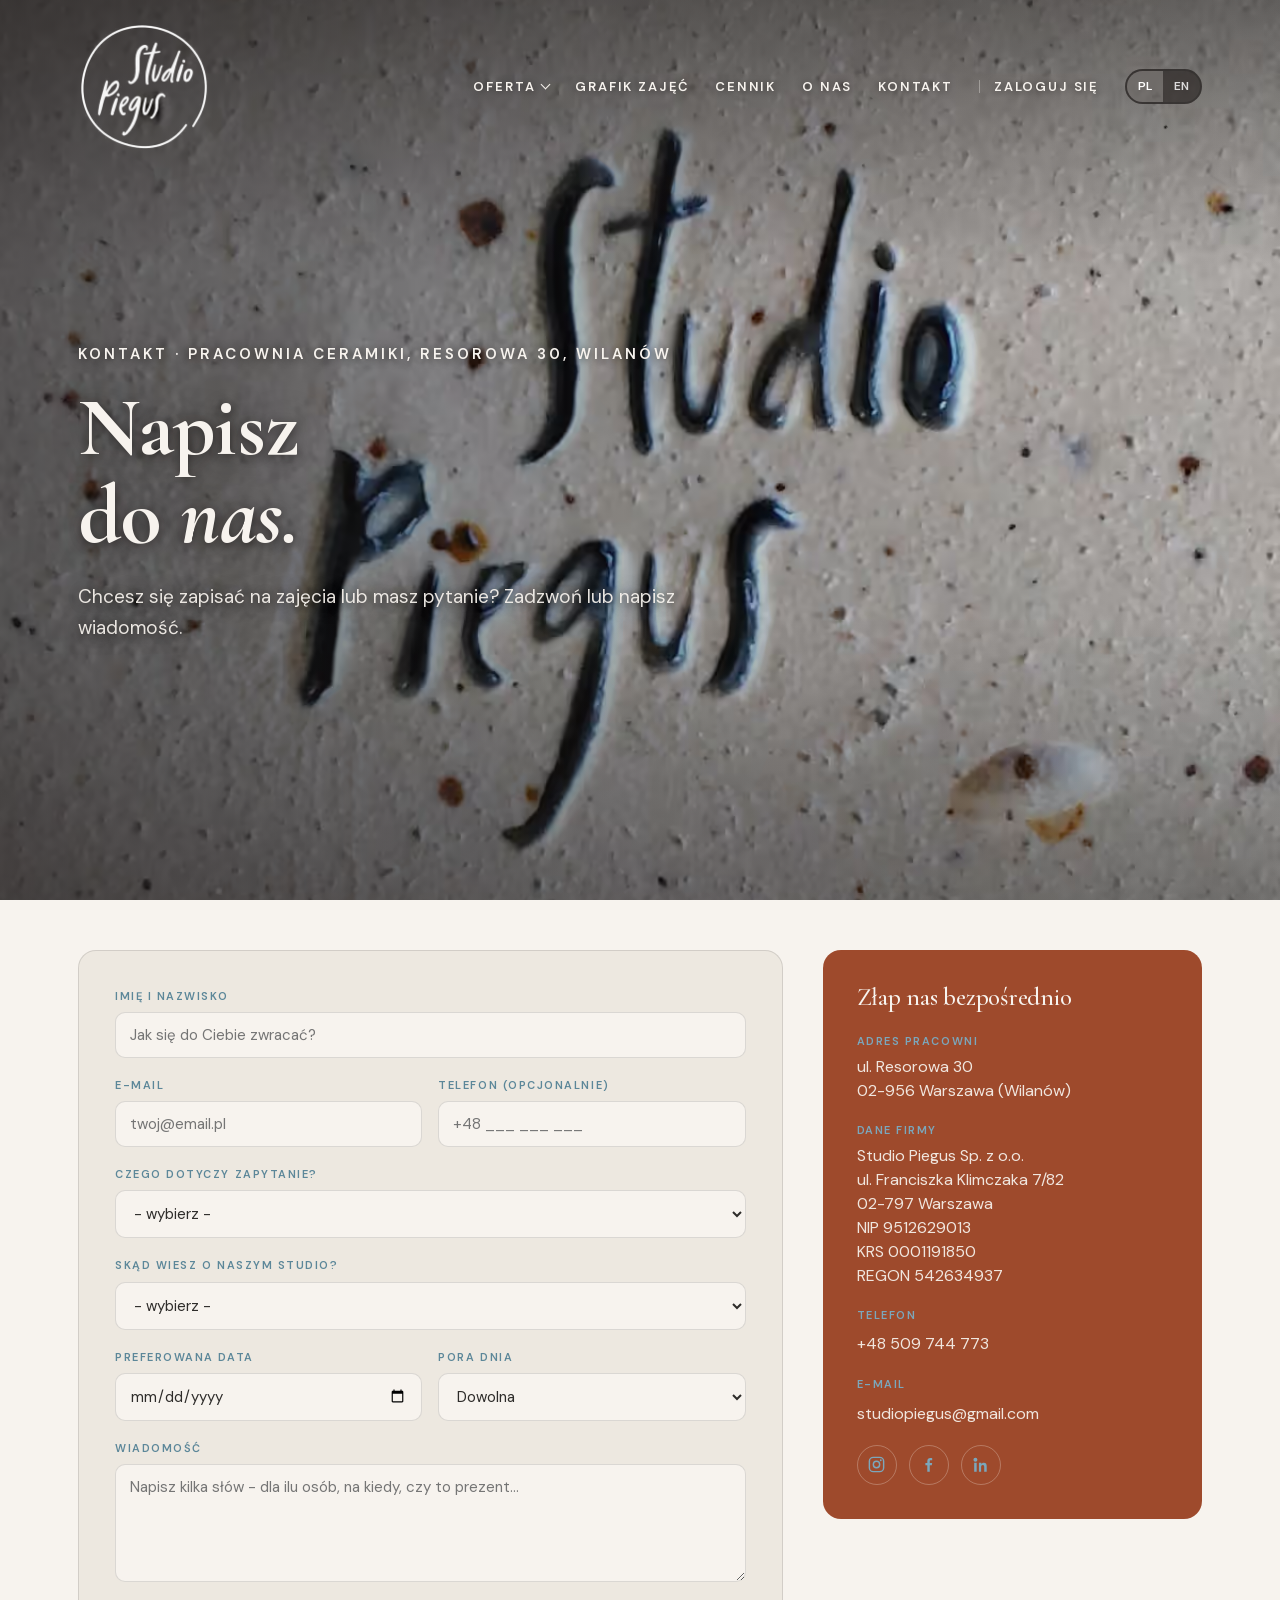
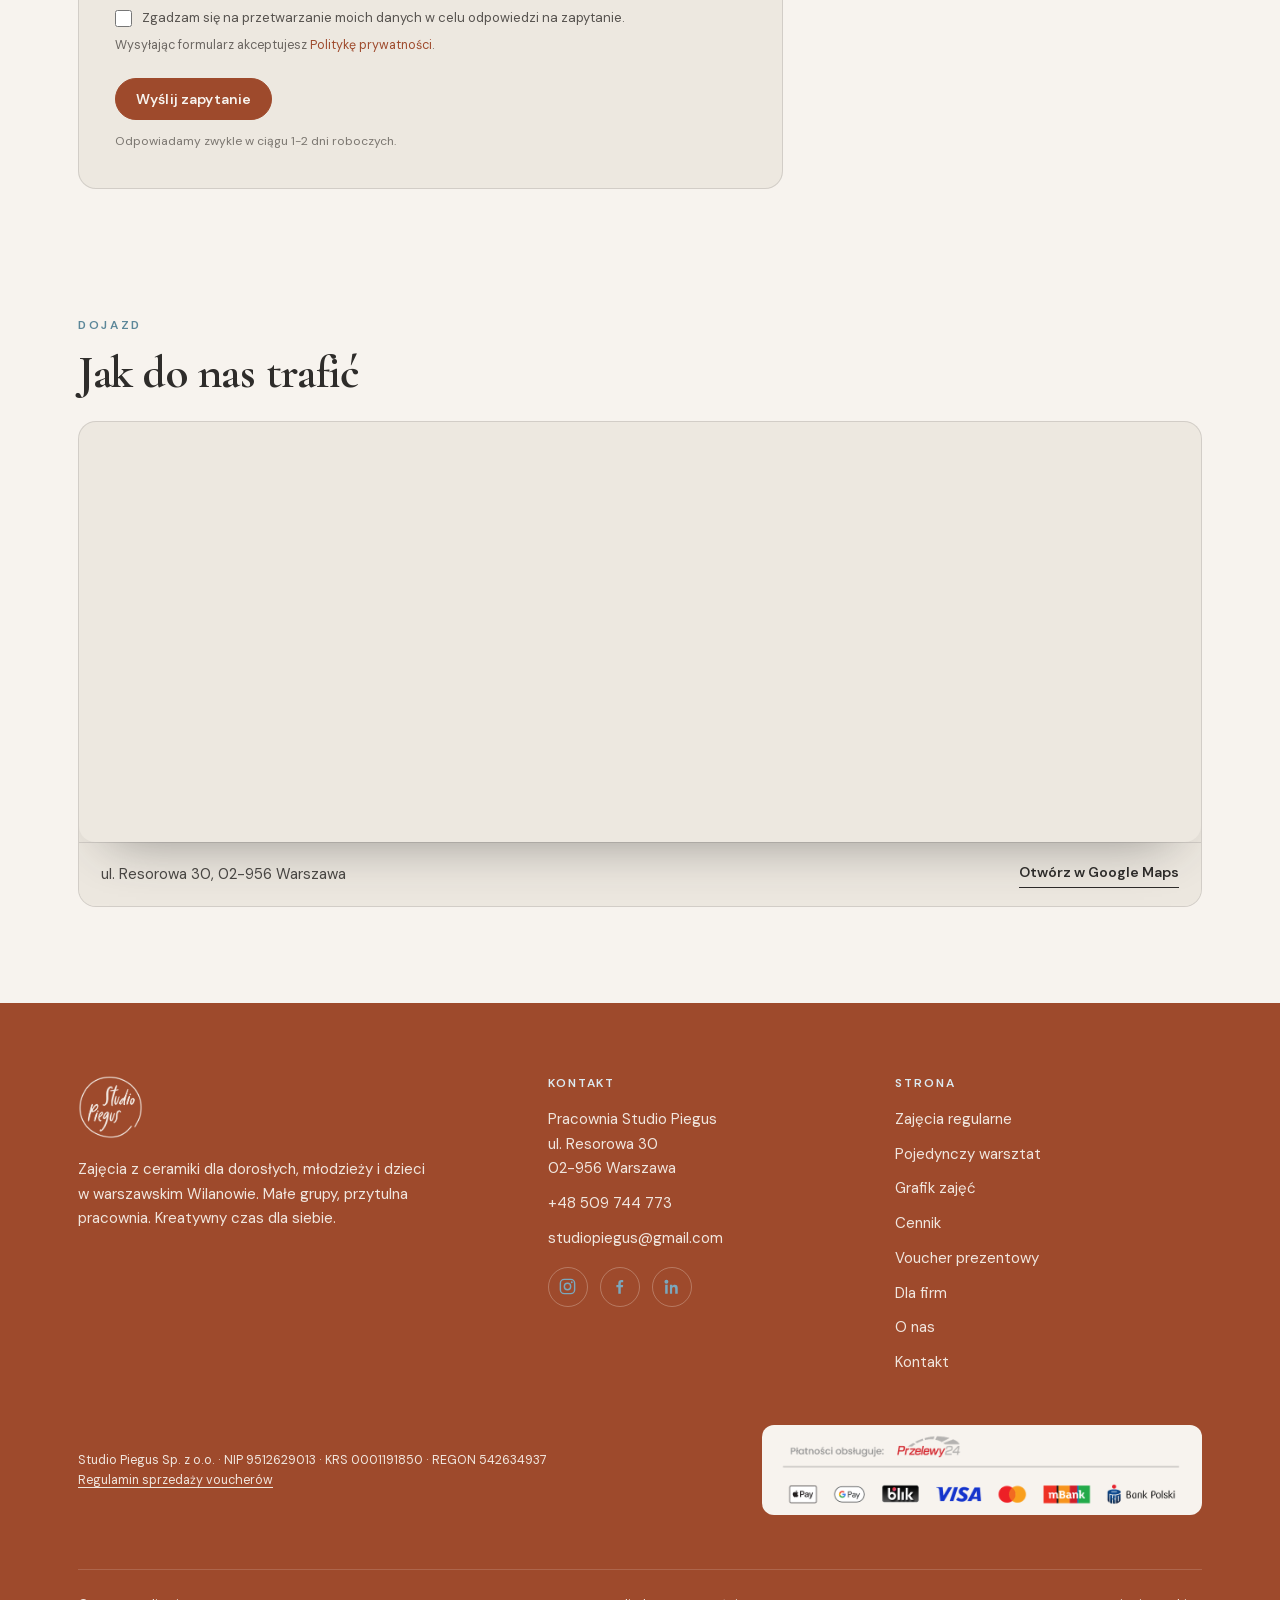
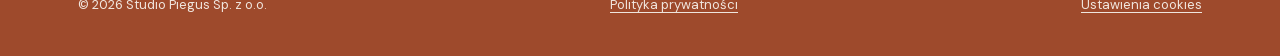
<file: kontakt.html>
<!DOCTYPE html>
<html lang="pl">
<head>

<meta charset="UTF-8">

<meta name="viewport" content="width=device-width, initial-scale=1.0">
<title>Kontakt – Studio Piegus, Resorowa 30, Warszawa Wilanów</title>
<meta name="description" content="Studio Piegus, ul. Resorowa 30, 02-956 Warszawa (Wilanów). Tel. +48 509 744 773, studiopiegus@gmail.com. Zapisy na zajęcia, warsztaty i vouchery.">
<link rel="canonical" href="https://studiopiegus.pl/kontakt.html">
<meta property="og:type" content="website">
<meta property="og:site_name" content="Studio Piegus">
<meta property="og:locale" content="pl_PL">
<meta property="og:title" content="Kontakt – Studio Piegus, Resorowa 30, Warszawa Wilanów">
<meta property="og:description" content="Studio Piegus, ul. Resorowa 30, 02-956 Warszawa (Wilanów). Tel. +48 509 744 773, studiopiegus@gmail.com. Zapisy na zajęcia, warsztaty i vouchery.">
<meta property="og:url" content="https://studiopiegus.pl/kontakt.html">
<meta property="og:image" content="https://studiopiegus.pl/img/eb364f726716.jpg">
<meta name="twitter:card" content="summary_large_image">
<script type="application/ld+json">
{
  "@context": "https://schema.org",
  "@type": "LocalBusiness",
  "@id": "https://studiopiegus.pl/#studio",
  "name": "Studio Piegus",
  "legalName": "Studio Piegus Sp. z o.o.",
  "url": "https://studiopiegus.pl/",
  "logo": "https://studiopiegus.pl/img/0037b320eb11.png",
  "image": "https://studiopiegus.pl/img/500dc858fc04.jpg",
  "description": "Kameralna pracownia ceramiki w warszawskim Wilanowie. Zajęcia z ceramiki dla dorosłych, młodzieży i dzieci (7–14 lat) w grupach do 6 osób, jednorazowe warsztaty, vouchery podarunkowe i wyjazdowe warsztaty ceramiczne dla firm. Zajęcia także po angielsku.",
  "telephone": "+48 509 744 773",
  "email": "studiopiegus@gmail.com",
  "address": {
    "@type": "PostalAddress",
    "streetAddress": "ul. Resorowa 30",
    "postalCode": "02-956",
    "addressLocality": "Warszawa",
    "addressRegion": "mazowieckie",
    "addressCountry": "PL"
  },
  "areaServed": "Warszawa",
  "priceRange": "100–350 zł",
  "foundingDate": "2023",
  "knowsLanguage": [
    "pl",
    "en"
  ],
  "sameAs": [
    "https://www.instagram.com/studio.piegus",
    "https://www.facebook.com/Studio.Piegus/",
    "https://www.linkedin.com/company/studio-piegus",
    "https://maps.google.com/?cid=1410846500208917893"
  ],
  "makesOffer": [
    {
      "@type": "Offer",
      "name": "Zajęcia regularne dla dorosłych i młodzieży (2 h)",
      "price": "150",
      "priceCurrency": "PLN",
      "url": "https://studiopiegus.pl/zajecia.html"
    },
    {
      "@type": "Offer",
      "name": "Zajęcia regularne dla dzieci 7–14 lat (1 h 15 min)",
      "price": "100",
      "priceCurrency": "PLN",
      "url": "https://studiopiegus.pl/zajecia.html"
    },
    {
      "@type": "Offer",
      "name": "Pojedynczy warsztat ceramiczny (ok. 3,5 h, grupa 2–8 osób, zapisy także pojedynczo)",
      "price": "350",
      "priceCurrency": "PLN",
      "url": "https://studiopiegus.pl/cennik.html"
    },
    {
      "@type": "Offer",
      "name": "Voucher podarunkowy na warsztat ceramiczny",
      "price": "350",
      "priceCurrency": "PLN",
      "url": "https://studiopiegus.pl/voucher.html"
    },
    {
      "@type": "Offer",
      "name": "Warsztaty ceramiczne dla firm",
      "url": "https://studiopiegus.pl/dla-firm.html"
    }
  ]
}
</script>
<link rel="icon" type="image/png" href="img/f9b4173410a0.png">
<link rel="apple-touch-icon" href="img/cef246f17d5a.png">
<link rel="preload" href="/fonts/dm-sans-normal-latin.woff2" as="font" type="font/woff2" crossorigin>
<link rel="preload" href="/fonts/cormorant-garamond-normal-latin.woff2" as="font" type="font/woff2" crossorigin>
<link rel="stylesheet" href="/fonts/fonts.css">
<link rel="preconnect" href="https://consent.cookiebot.com">
<link rel="preconnect" href="https://consentcdn.cookiebot.com">
<style>
  picture{display:contents}
  .sr-only{position:absolute;width:1px;height:1px;padding:0;margin:-1px;overflow:hidden;clip:rect(0,0,0,0);white-space:nowrap;border:0}

:root{
    --bg:#F7F3EE;
    --ink:#2E2C2A;
    --blue:#7BA7BC;
    --blue-deep:#5C8799;
    --clay:#9E4A2C;
    --pink:#C9998F;
    --surface:#EDE8E0;
    --line:rgba(46,44,42,.14);
    --serif:"Cormorant Garamond",Georgia,serif;
    --sans:"DM Sans",system-ui,sans-serif;
    --maxw:1180px;
  }
  *{box-sizing:border-box;margin:0;padding:0}
  html{scroll-behavior:smooth}
  body{
    background:var(--bg);
    color:var(--ink);
    font-family:var(--sans);
    font-size:17px;
    line-height:1.65;
    -webkit-font-smoothing:antialiased;
    overflow-x:hidden;
  }
  .wrap{max-width:var(--maxw);margin:0 auto;padding:0 28px}
  a{color:inherit;text-decoration:none}
  .eyebrow{
    font-family:var(--sans);
    font-size:12px;
    font-weight:600;
    letter-spacing:.22em;
    text-transform:uppercase;
    color:var(--blue-deep);
    display:inline-block;
  }
  h1,h2,h3{font-family:var(--serif);font-weight:500;line-height:1.04;letter-spacing:-.01em}

  /* ---------- speckle / freckle signature ---------- */
  .speck{position:absolute;border-radius:50%;pointer-events:none;will-change:transform,opacity}
  @keyframes settle{from{opacity:0;transform:scale(.2) translateY(-6px)}to{opacity:var(--o);transform:scale(1) translateY(0)}}

  /* ---------- nav ---------- */
  .nav{
    position:fixed;top:0;left:0;right:0;z-index:50;
    transition:background .35s ease, box-shadow .35s ease, padding .35s ease;
    padding:22px 0;
  }
  .nav.solid{background:rgba(247,243,238,.9);backdrop-filter:blur(10px);box-shadow:0 1px 0 var(--line);padding:14px 0}
  .nav-inner{display:flex;align-items:center;gap:28px}
  .brand{display:flex;align-items:center;gap:12px;font-family:var(--serif);font-size:23px;letter-spacing:.01em}
  .brand img{height:48px;width:auto;display:block;flex:none}
  .nav-links{display:flex;gap:26px;margin-left:auto;align-items:center}
  .nav-links a{font-size:14px;font-weight:500;letter-spacing:.01em;position:relative;padding:4px 0}
  .nav-links a::after{content:"";position:absolute;left:0;right:100%;bottom:0;height:1px;background:var(--ink);transition:right .3s ease}
  .nav-links a:hover::after{right:0}
  .lang{display:flex;border:1px solid var(--line);border-radius:999px;overflow:hidden;font-size:12px;font-weight:600;letter-spacing:.08em}
  .lang button{background:none;border:0;padding:6px 11px;cursor:pointer;color:var(--ink);font:inherit;opacity:.5;transition:.2s}
  .lang button.on{background:var(--ink);color:var(--bg);opacity:1}
  .btn{
    display:inline-flex;align-items:center;gap:8px;
    font-family:var(--sans);font-size:14px;font-weight:600;letter-spacing:.01em;
    padding:11px 20px;border-radius:999px;cursor:pointer;border:1px solid var(--ink);
    transition:transform .2s ease, background .2s ease, color .2s ease;
  }
  .btn-fill{background:var(--clay);color:var(--bg);border-color:var(--clay)}
  .btn-fill:hover{transform:translateY(-2px);background:var(--ink);color:var(--bg);border-color:var(--ink)}
  .btn-ghost:hover{background:var(--ink);color:var(--bg)}
  .btn-blue{background:var(--blue);border-color:var(--blue);color:var(--bg)}
  .btn-blue:hover{transform:translateY(-2px);background:var(--blue-deep);border-color:var(--blue-deep)}
  .burger{display:none;margin-left:auto;background:none;border:0;cursor:pointer;flex-direction:column;gap:5px;padding:6px}
  .burger span{width:24px;height:2px;background:var(--ink);display:block;transition:.3s}

  /* ---------- hero ---------- */
  .hero{position:relative;padding:172px 0 96px;overflow:hidden}
  #freckles{position:absolute;inset:0;z-index:0}
  .hero .wrap{position:relative;z-index:2}
  .hero-grid{display:grid;grid-template-columns:1.15fr .85fr;gap:48px;align-items:center}
  .hero h1{font-size:clamp(56px,9vw,116px);margin:14px 0 0}
  .hero h1 em{font-style:italic;color:var(--blue-deep)}
  .hero-sub{font-size:20px;max-width:30ch;margin:26px 0 34px;color:#4a4744}
  .hero-cta{display:flex;gap:14px;flex-wrap:wrap}
  .glaze-card{
    position:relative;border-radius:18px;background:var(--surface);
    border:1px solid var(--line);padding:30px;min-height:340px;
    display:flex;flex-direction:column;justify-content:flex-end;overflow:hidden;
  }
  .glaze-card .cap{position:relative;z-index:2}
  .glaze-card .cap h3{font-size:27px;line-height:1.1}
  .glaze-card .cap p{font-size:14px;color:#56524e;margin-top:8px}
  #glaze-speck{position:absolute;inset:0;z-index:1}

  /* ---------- generic section ---------- */
  .sec{padding:96px 0}
  .sec-head{max-width:62ch;margin-bottom:48px}
  .sec-head h2{font-size:clamp(34px,5vw,52px);margin-top:12px}
  .reveal{opacity:0;transform:translateY(22px);transition:opacity .7s ease,transform .7s ease}
  .reveal.in{opacity:1;transform:none}

  /* ---------- offer tiles ---------- */
  .tiles{display:grid;grid-template-columns:repeat(2,1fr);gap:18px}
  .tile{
    background:var(--surface);border:1px solid var(--line);border-radius:16px;
    padding:34px 30px 28px;transition:transform .3s ease,box-shadow .3s ease;
    position:relative;overflow:hidden;
  }
  .tile:hover{transform:translateY(-4px);box-shadow:0 18px 40px -28px rgba(46,44,42,.5)}
  .tile .dotcluster{position:absolute;top:18px;right:18px;width:54px;height:54px;opacity:.85}
  .tile h3{font-size:30px;margin-bottom:10px;padding-right:50px}
  .tile p{font-size:15.5px;color:#56524e;max-width:34ch}
  .tile .more{display:inline-flex;align-items:center;gap:7px;margin-top:22px;font-size:13px;font-weight:600;letter-spacing:.04em;text-transform:uppercase}
  .tile .more svg{transition:transform .25s ease}
  .tile:hover .more svg{transform:translateX(5px)}

  /* ---------- voucher band ---------- */
  .voucher{background:var(--clay);color:var(--bg);border-radius:22px;padding:64px 56px;position:relative;overflow:hidden}
  #voucher-speck{position:absolute;inset:0;opacity:.55}
  .voucher .v-inner{position:relative;z-index:2;display:grid;grid-template-columns:1.3fr .7fr;gap:40px;align-items:center}
  .voucher .eyebrow{color:var(--blue)}
  .voucher h2{font-size:clamp(32px,4.5vw,50px);color:var(--bg);margin:12px 0 16px}
  .voucher p{color:rgba(247,243,238,.78);max-width:46ch}
  .voucher .v-cta{display:flex;justify-content:flex-end}
  @media(max-width:760px){.voucher .v-cta{justify-content:flex-start}}

  /* ---------- about ---------- */
  .about-grid{display:grid;grid-template-columns:.9fr 1.1fr;gap:56px;align-items:center}
  .about-grid h2{font-size:clamp(32px,4.5vw,50px);margin:14px 0 20px}
  .about-grid p{color:#4a4744;margin-bottom:16px;max-width:50ch}
  .about-link{display:inline-flex;align-items:center;gap:8px;margin-top:8px;font-weight:600;font-size:14px;border-bottom:1px solid var(--ink);padding-bottom:3px}

  /* ---------- photo placeholders ---------- */
  .ph{
    position:relative;background:var(--surface);border:1px solid var(--line);border-radius:14px;
    overflow:hidden;display:flex;align-items:center;justify-content:center;
  }
  .ph .ph-speck{position:absolute;inset:0;opacity:.5}
  .ph .ph-label{position:relative;z-index:2;text-align:center;color:#7a756f;padding:18px}
  .ph .ph-label .tag{font-size:11px;font-weight:600;letter-spacing:.16em;text-transform:uppercase;color:var(--blue-deep);display:block;margin-bottom:6px}
  .ph .ph-label .what{font-family:var(--serif);font-size:20px;color:#5b5650}
  .gallery{display:grid;grid-template-columns:1.4fr 1fr;grid-template-rows:200px 200px;gap:16px}
  .gallery .ph:nth-child(1){grid-row:1 / span 2}

  /* ---------- corporate teaser ---------- */
  .corp{background:linear-gradient(180deg,var(--surface),var(--bg));border-radius:22px;border:1px solid var(--line);padding:60px 56px;text-align:center}
  .corp .eyebrow{color:var(--clay)}
  .corp h2{font-size:clamp(32px,4.5vw,52px);margin:14px auto 16px;max-width:18ch}
  .corp p{color:#4a4744;max-width:50ch;margin:0 auto 30px}

  /* ---------- footer ---------- */
  footer{background:var(--clay);color:var(--bg);margin-top:96px;padding:72px 0 40px}
  .foot-grid{display:grid;grid-template-columns:1.4fr 1fr 1fr;gap:40px}
  footer .brand{color:var(--bg)}
  footer .brand img{height:64px}
  .foot-desc{color:rgba(247,243,238,.92);font-size:15px;max-width:32ch;margin-top:18px}
  .foot-col h2{font-family:var(--sans);font-size:12px;font-weight:600;line-height:normal;letter-spacing:.16em;text-transform:uppercase;color:#DCEAF1;margin:0 0 16px}
  .foot-col a,.foot-col p{display:block;color:rgba(247,243,238,.92);font-size:15px;margin-bottom:10px;transition:color .2s}
  .foot-col a:hover{color:var(--bg)}
  .foot-bottom{display:flex;justify-content:space-between;align-items:center;gap:20px;flex-wrap:wrap;margin-top:54px;padding-top:24px;border-top:1px solid rgba(247,243,238,.16);font-size:13px;color:rgba(247,243,238,.92)}
  footer .lang{border-color:rgba(247,243,238,.3)}
  footer .lang button{color:rgba(247,243,238,.92)}
  footer .lang button.on{background:var(--bg);color:var(--ink);opacity:1}

  /* ---------- responsive ---------- */
  @media(max-width:920px){
    .hero-grid{grid-template-columns:1fr;gap:32px}
    .glaze-card{min-height:240px}
    .about-grid{grid-template-columns:1fr;gap:32px}
    .voucher .v-inner{grid-template-columns:1fr;gap:24px}
  }
  @media(max-width:760px){
    body{font-size:16px}
    .nav-links{display:none}
    .nav-links.open{display:flex;position:absolute;top:100%;left:0;right:0;flex-direction:column;background:var(--bg);padding:22px 28px;gap:18px;box-shadow:0 12px 30px -20px rgba(0,0,0,.4);margin-left:0}
    .nav-links.open .lang{margin-top:8px}
    .burger{display:flex}
    .tiles{grid-template-columns:1fr}
    .voucher,.corp{padding:44px 28px}
    .gallery{grid-template-columns:1fr;grid-template-rows:none}
    .gallery .ph{height:200px}
    .gallery .ph:nth-child(1){grid-row:auto}
    .foot-grid{grid-template-columns:1fr;gap:32px}
    .sec{padding:68px 0}
  }
  @media(prefers-reduced-motion:reduce){
    *{animation:none!important;transition:none!important;scroll-behavior:auto!important}
    .reveal{opacity:1;transform:none}
  }

/* ---------- page: kontakt ---------- */
.nav-links a.active::after{right:0}

.pagehead{position:relative;padding:150px 0 56px;overflow:hidden}
#freckles{position:absolute;inset:0;z-index:0}
.pagehead .wrap{position:relative;z-index:2}
.pagehead h1{font-size:clamp(44px,7vw,84px);margin:14px 0 0}
.pagehead h1 em{font-style:italic;color:var(--blue-deep)}
.pagehead .lead{font-size:19px;max-width:52ch;margin:22px 0 0;color:#4a4744}

.contact-grid{display:grid;grid-template-columns:1.3fr .7fr;gap:40px;align-items:start;padding-bottom:24px}

.formcard{background:var(--surface);border:1px solid var(--line);border-radius:18px;padding:36px;position:relative;overflow:hidden}
.fc-speck{position:absolute;inset:0;opacity:.32}
.form-inner{position:relative;z-index:2}
.field{margin-bottom:18px}
.field label{display:block;font-size:11px;font-weight:600;letter-spacing:.14em;text-transform:uppercase;color:var(--blue-deep);margin-bottom:7px}
.field input,.field select,.field textarea{width:100%;font-family:var(--sans);font-size:15px;color:var(--ink);background:var(--bg);border:1px solid var(--line);border-radius:10px;padding:12px 14px;transition:border-color .2s ease,box-shadow .2s ease}
.field textarea{min-height:118px;resize:vertical}
.field input:focus,.field select:focus,.field textarea:focus{outline:none;border-color:var(--blue);box-shadow:0 0 0 3px rgba(123,167,188,.22)}
.field .err{border-color:var(--clay);box-shadow:0 0 0 3px rgba(196,113,74,.16)}
.field-row{display:grid;grid-template-columns:1fr 1fr;gap:16px}
.consent{display:flex;gap:10px;align-items:flex-start;margin:4px 0 22px;font-size:13px;color:#56524e;line-height:1.5;cursor:pointer}
.consent input{margin-top:2px;flex:none;width:17px;height:17px;accent-color:var(--blue-deep)}
.consent.err-consent span{color:var(--clay)}
.note{font-size:12px;color:#7a756f;margin-top:12px}
.form-msg{display:none;text-align:center;padding:30px 10px}
.form-msg.show{display:block}
.form-msg .ok{width:54px;height:54px;border-radius:50%;background:var(--blue);display:flex;align-items:center;justify-content:center;margin:0 auto 16px}
.form-msg h3{font-family:var(--serif);font-weight:500;font-size:30px;margin-bottom:8px}
.form-msg p{color:#56524e;max-width:38ch;margin:0 auto}

.info-card{background:var(--clay);color:var(--bg);border-radius:18px;padding:34px;position:relative;overflow:hidden}
.info-card .ic-speck{position:absolute;inset:0;opacity:.5}
.info-card .ic-in{position:relative;z-index:2}
.info-card h3{font-family:var(--serif);font-weight:500;font-size:25px;margin-bottom:22px;color:var(--bg)}
.info-row{margin-bottom:18px}
.info-row .lbl{font-size:11px;font-weight:600;letter-spacing:.14em;text-transform:uppercase;color:var(--blue);margin-bottom:5px}
.info-row a,.info-row p{color:rgba(247,243,238,.92);font-size:16px;line-height:1.5}
.info-row a{transition:color .2s ease}
.info-row a:hover{color:var(--bg);text-decoration:underline}
.info-tip{margin-top:24px;padding-top:20px;border-top:1px solid rgba(247,243,238,.18);font-size:14px;color:rgba(247,243,238,.7);line-height:1.55}

.map-sec{padding:8px 0 0}
.map-head{margin-bottom:24px}
.map-head h2{font-size:clamp(30px,4.4vw,46px);margin-top:12px}
.map-wrap{border:1px solid var(--line);border-radius:18px;overflow:hidden;background:var(--surface)}
.map-wrap iframe{width:100%;height:420px;border:0;display:block;filter:saturate(.92) contrast(.98)}
.map-cap{display:flex;justify-content:space-between;align-items:center;gap:16px;flex-wrap:wrap;padding:18px 22px;border-top:1px solid var(--line);background:var(--surface)}
.map-cap p{font-size:15px;color:#4a4744}
.map-open{display:inline-flex;align-items:center;gap:8px;font-weight:600;font-size:14px;border-bottom:1px solid var(--ink);padding-bottom:3px}

@media(max-width:920px){
  .contact-grid{grid-template-columns:1fr;gap:28px}
}
@media(max-width:760px){
  .pagehead{padding:128px 0 40px}
  .formcard{padding:26px}
  .field-row{grid-template-columns:1fr}
  .map-wrap iframe{height:320px}
}

  /* ---- unified menu (uppercase / 2x logo / language chip) ---- */
  body.foto .nav-links a{text-transform:uppercase;letter-spacing:.14em;font-size:13px;font-weight:600}
  body.foto .nav .brand img{height:129px}
  body.foto .nav.solid .brand img{height:98px}
  @media(max-width:760px){ body.foto .nav .brand img{height:87px} body.foto .nav.solid .brand img{height:76px} }
  body.foto .lang{border-width:2px;border-color:rgba(46,44,42,.5);background:rgba(30,26,24,.6)}
  body.foto .lang button{color:#fff;background:transparent;opacity:.82}
  body.foto .lang button.on{background:rgba(247,243,238,.26);color:#fff;opacity:1}

  /* ---- social icons + monochrome map ---- */
  .socials{display:flex;gap:12px;margin-top:16px}
  .socials a{display:inline-flex;align-items:center;justify-content:center;width:40px;height:40px;border-radius:999px;border:1px solid var(--line);color:var(--blue-deep);transition:background .2s ease,color .2s ease,border-color .2s ease}
  .socials a:hover{color:var(--bg);background:var(--blue-deep);border-color:var(--blue-deep)}
  .socials-dark a{border-color:rgba(247,243,238,.28);color:var(--blue)}
  .socials-dark a:hover{color:var(--ink);background:var(--blue);border-color:var(--blue)}
  iframe[title="Mapa - Studio Piegus"]{filter:grayscale(1) contrast(1.02)}
  .speck{display:none}

  /* ---- location card (map) ---- */
  .map-card{position:relative;display:flex;align-items:center;gap:22px;min-height:340px;padding:40px;border-radius:16px;overflow:hidden;background:linear-gradient(135deg,#5C8799,#7BA7BC);color:#F7F3EE;text-decoration:none;box-shadow:0 26px 54px -30px rgba(46,44,42,.5)}
  .map-card .mc-grid{position:absolute;inset:0;background-image:linear-gradient(rgba(247,243,238,.16) 1px,transparent 1px),linear-gradient(90deg,rgba(247,243,238,.16) 1px,transparent 1px);background-size:40px 40px;opacity:.55}
  .map-card .mc-pin{position:relative;z-index:1;display:inline-flex;align-items:center;justify-content:center;width:66px;height:66px;border-radius:999px;background:rgba(247,243,238,.16);flex:none}
  .map-card .mc-txt{position:relative;z-index:1;display:flex;flex-direction:column;gap:6px}
  .map-card .mc-txt b{font-family:var(--serif);font-weight:700;font-size:26px;line-height:1.1}
  .map-card .mc-txt span{font-family:var(--sans);font-size:14px;opacity:.86}
  .map-card:hover{filter:brightness(1.05)}

  h1,h2,h3,h4{font-family:var(--serif);font-weight:700}
  h1 em,h2 em,h3 em{color:var(--clay);font-style:italic}

  /* ---- hero full-screen (photo) ---- */
  .hero-full{min-height:100svh;display:flex;align-items:center;padding:132px 0 44px;overflow:hidden;position:relative}
  .hero-full .hero-bg{position:absolute;inset:0;width:100%;height:100%;object-fit:cover;z-index:0}
  .hero-full .hero-scrim{position:absolute;inset:0;z-index:1;background:linear-gradient(90deg,rgba(26,22,20,.66) 0%,rgba(26,22,20,.34) 46%,rgba(26,22,20,.08) 100%),linear-gradient(180deg,rgba(26,22,20,.5) 0%,rgba(26,22,20,0) 30%,rgba(26,22,20,0) 68%,rgba(26,22,20,.34) 100%)}
  .hero-full .wrap{position:relative;z-index:2;width:100%}
  .hero-full .hero-inner{max-width:640px}
  .hero-full h1{color:#F7F3EE;margin:0;font-weight:700;text-shadow:0 2px 20px rgba(20,16,14,.4)}
  .hero-full h1 em{color:#F7F3EE}
  .hero-full .lead{color:rgba(247,243,238,.92);max-width:46ch}
  body.foto .nav:not(.solid) .brand img{filter:brightness(0) invert(1)}
  body.foto .nav:not(.solid) .burger span{background:#F7F3EE}
  @media(min-width:761px){
    body.foto .nav:not(.solid) .nav-links a{color:#F7F3EE}
    body.foto .nav:not(.solid) .nav-links a::after{background:#F7F3EE}
  }

  @media(max-height:560px){ body.foto .nav .brand img,body.foto .nav.solid .brand img{height:52px} .hero-full{padding-top:92px} .hero-full h1{font-size:clamp(28px,5.5vw,44px)} .hero-full .hero-sub{font-size:15px} }

  .map-frame{width:100%;height:440px;border:0;border-radius:16px;display:block;box-shadow:0 26px 54px -30px rgba(46,44,42,.5)}

  /* mobile open-menu: dark text on cream dropdown */
  body.foto .nav .nav-links.open a{color:var(--ink)}
  body.foto .nav .nav-links.open .lang{border-color:rgba(46,44,42,.35);background:transparent}
  body.foto .nav .nav-links.open .lang button{color:var(--ink);opacity:.7}
  body.foto .nav .nav-links.open .lang button.on{background:var(--ink);color:var(--bg);opacity:1}

  /* password gate */

  

  

  
  
  html

  

  

  

  

  
  .voucher .btn-fill{border-color:#F7F3EE}
  .voucher .btn-fill:hover{border-color:#F7F3EE}

  /* czytelnosc tekstu na jasnych zdjeciach hero */
  .hero-full h1,.hero h1{text-shadow:0 2px 10px rgba(20,16,14,.55),0 1px 34px rgba(20,16,14,.4)}
  .hero-full .hero-sub,.hero .hero-sub,.hero-full .lead{text-shadow:0 1px 8px rgba(20,16,14,.6),0 1px 24px rgba(20,16,14,.45)}
  body.foto .nav:not(.solid) .nav-links > a{text-shadow:0 1px 7px rgba(20,16,14,.55)}
  .hero-full .btn-ghost,.hero .btn-ghost{text-shadow:0 1px 7px rgba(20,16,14,.5);border-color:rgba(247,243,238,.75)}
  #formularz{scroll-margin-top:110px}
  .nav-login{font-weight:700}
  .nav-login::before{content:"";display:inline-block;width:1px;height:13px;background:currentColor;opacity:.35;margin-right:14px;vertical-align:-2px}
  .nav-links.open .nav-login::before{display:none}
  @media(min-width:761px) and (max-width:1199px){
    .nav-links{display:none}
    .nav-links.open{display:flex;position:absolute;top:100%;left:0;right:0;flex-direction:column;background:var(--bg);padding:22px 28px;gap:18px;box-shadow:0 12px 30px -20px rgba(0,0,0,.4);margin-left:0}
    .nav-links.open .lang{margin-top:8px}
    .burger{display:flex}
  }
  footer .foot-bottom .lang button.on{background:rgba(46,44,42,.3);color:#fff}

  /* ---- menu „Oferta” (rozwijane po kliknięciu) ---- */
  .dd{position:relative;display:flex;align-items:center}
  .dd-t{font:inherit;font-size:14px;font-weight:500;letter-spacing:.01em;color:inherit;background:none;border:0;padding:4px 0;cursor:pointer;display:inline-flex;align-items:center;gap:7px;white-space:nowrap}
  .dd-t::after{content:"";width:6px;height:6px;border-right:1.5px solid currentColor;border-bottom:1.5px solid currentColor;transform:translateY(-2px) rotate(45deg);transition:transform .2s}
  .dd.open .dd-t::after{transform:translateY(1px) rotate(225deg)}
  .dd-m{display:none;position:absolute;top:100%;left:-22px;margin-top:var(--dd-gap,24px);min-width:250px;padding:18px 22px 20px;background:rgba(247,243,238,.98);box-shadow:0 18px 30px -22px rgba(0,0,0,.45);border-radius:0 0 12px 12px;flex-direction:column;gap:15px}
  .dd.open .dd-m{display:flex}
  .nav .dd-m a{color:var(--ink)!important;text-shadow:none!important;white-space:nowrap}
  .nav.solid{--dd-gap:17px}
  body.foto .nav-links .dd-t{text-transform:uppercase;letter-spacing:.14em;font-size:13px;font-weight:600}
  body.foto .nav:not(.solid):not(.dd-on) .dd-t{color:#F7F3EE;text-shadow:0 1px 7px rgba(20,16,14,.55)}
  .nav.dd-on{background:rgba(247,243,238,.98);box-shadow:0 1px 0 var(--line)}
  body.foto .nav.dd-on .nav-links a,body.foto .nav.dd-on .dd-t{color:var(--ink)!important;text-shadow:none!important}
  body.foto .nav.dd-on .nav-links a::after{background:var(--ink)}
  body.foto .nav.dd-on .brand img{filter:none}
  body.foto .nav.dd-on .lang{border-color:rgba(46,44,42,.5);background:rgba(30,26,24,.6)}
  .nav.dd-fast,.nav.dd-fast *{transition-duration:.08s!important}
  .nav-links.open .dd{flex-direction:column;align-items:center}
  .nav-links.open .dd-t{color:var(--ink)!important;text-shadow:none!important}
  .nav-links.open .dd-m{position:static;margin:12px 0 2px;padding:12px 0 4px;min-width:0;width:240px;max-width:100%;background:none;box-shadow:none;border-radius:0;border-top:1px solid var(--line);border-bottom:1px solid var(--line);align-items:center;gap:14px}
  .nav-links.open .dd-m a{font-size:12px!important;opacity:.85}
  body.foto .nav .nav-links.open > a{text-shadow:none!important}
.h1-kick{display:block;font-family:var(--sans);font-size:clamp(12px,1.25vw,15px);font-weight:600;letter-spacing:.2em;text-transform:uppercase;font-style:normal;line-height:1.45;margin:0 0 18px;text-shadow:0 1px 8px rgba(20,16,14,.6)}
</style>
<!-- Google Consent Mode v2: stan domyślny (odmowa) przed Cookiebot -->
<script data-cookieconsent="ignore">
window.dataLayer=window.dataLayer||[];function gtag(){dataLayer.push(arguments);}
gtag("consent","default",{ad_personalization:"denied",ad_storage:"denied",ad_user_data:"denied",analytics_storage:"denied",functionality_storage:"denied",personalization_storage:"denied",security_storage:"granted",wait_for_update:500});
gtag("set","ads_data_redaction",true);
</script>
<!-- Cookiebot CMP -->
<script id="Cookiebot" src="https://consent.cookiebot.com/uc.js" data-cbid="6dd742f5-c25e-4cb3-8c5d-858dd533b174" data-blockingmode="auto" type="text/javascript"></script>
<!-- End Cookiebot CMP -->
<!-- Google Tag Manager -->
<script data-cookieconsent="ignore">(function(w,d,s,l,i){w[l]=w[l]||[];w[l].push({'gtm.start':
new Date().getTime(),event:'gtm.js'});var f=d.getElementsByTagName(s)[0],
j=d.createElement(s),dl=l!='dataLayer'?'&l='+l:'';j.async=true;j.src=
'https://www.googletagmanager.com/gtm.js?id='+i+dl;f.parentNode.insertBefore(j,f);
})(window,document,'script','dataLayer','GTM-K9HF6BFL');</script>
<!-- End Google Tag Manager -->
</head>
<body class="foto">
<!-- Google Tag Manager (noscript) -->
<noscript><iframe src="https://www.googletagmanager.com/ns.html?id=GTM-K9HF6BFL"
height="0" width="0" style="display:none;visibility:hidden"></iframe></noscript>
<!-- End Google Tag Manager (noscript) -->

<!-- ===== NAV ===== -->
<nav class="nav" id="nav">
  <div class="wrap nav-inner">
    <a href="/" class="brand" aria-label="Studio Piegus - strona główna">
      <img src="img/0037b320eb11.png" alt="Studio Piegus" width="313" height="306">
    </a>
    <button class="burger" id="burger" aria-label="Menu"><span></span><span></span><span></span></button>
    <div class="nav-links" id="navlinks">
      <div class="dd" id="ddOferta">
        <button type="button" class="dd-t" aria-expanded="false" aria-controls="ddOfertaMenu" data-pl="Oferta" data-en="Offer">Oferta</button>
        <div class="dd-m" id="ddOfertaMenu">
          <a href="zajecia.html" data-pl="Zajęcia regularne" data-en="Regular classes">Zajęcia regularne</a>
          <a href="warsztaty.html" data-pl="Pojedynczy warsztat" data-en="Single workshop">Pojedynczy warsztat</a>
          <a href="dla-firm.html" data-pl="Warsztaty dla firm" data-en="Corporate workshops">Warsztaty dla firm</a>
          <a href="voucher.html" data-pl="Voucher prezentowy" data-en="Gift voucher">Voucher prezentowy</a>
        </div>
      </div>
      <a href="zajecia.html#harmonogram" data-pl="Grafik zajęć" data-en="Timetable">Grafik zajęć</a>
      <a href="cennik.html" data-pl="Cennik" data-en="Pricing">Cennik</a>
      <a href="o-nas.html" data-pl="O nas" data-en="About">O nas</a>
      <a href="kontakt.html" data-pl="Kontakt" data-en="Contact">Kontakt</a>
      <a href="https://clayboard.studiopiegus.pl/" class="nav-login" target="_blank" rel="noopener" data-pl="Zaloguj się" data-en="Log in">Zaloguj się</a>
      <div class="lang" role="group" aria-label="Język">
        <button class="on" data-lang="pl">PL</button>
        <button data-lang="en">EN</button>
      </div>
    </div>
  </div>
</nav>

<main>

<!-- ===== PAGE HEAD ===== -->
<header class="pagehead hero-full">
  <picture><source type="image/avif" srcset="img/eb364f726716-828.avif 828w, img/eb364f726716.avif 1200w" sizes="100vw"><img fetchpriority="high" class="hero-bg" src="img/eb364f726716.jpg" alt="" aria-hidden="true" style="object-position:50% 48%"></picture>
  <div class="hero-scrim" aria-hidden="true"></div>
  <div class="wrap">
    <div class="hero-inner reveal in">
      <h1 data-pl="<span class=&quot;h1-kick&quot;>Kontakt · pracownia ceramiki, Resorowa 30, Wilanów</span>Napisz<br>do <em>nas.</em>" data-en="<span class=&quot;h1-kick&quot;>Contact · ceramics studio, Resorowa 30, Wilanów</span>Get<br>in <em>touch.</em>"><span class="h1-kick">Kontakt · pracownia ceramiki, Resorowa 30, Wilanów</span>Napisz<br>do <em>nas.</em></h1>
      <p class="lead" data-pl="Chcesz się zapisać na zajęcia lub masz pytanie? Zadzwoń lub napisz wiadomość." data-en="Want to sign up for a class or have a question? Call us or send a message.">Chcesz się zapisać na zajęcia lub masz pytanie? Zadzwoń lub napisz wiadomość.</p>
    </div>
  </div>
</header>

<!-- ===== FORM + INFO ===== -->
<section class="sec" id="formularz" style="padding-top:50px">
  <div class="wrap">
    <div class="contact-grid">
      <!-- form -->
      <div class="formcard reveal">
        <div class="fc-speck" aria-hidden="true"></div>
        <div class="form-inner">
          <form id="contactForm" novalidate>
            <div class="field">
              <label data-pl="Imię i nazwisko" data-en="Full name">Imię i nazwisko</label>
              <input type="text" name="name" autocomplete="name" data-ph-pl="Jak się do Ciebie zwracać?" data-ph-en="What should we call you?">
            </div>
            <div class="field-row">
              <div class="field">
                <label data-pl="E-mail" data-en="Email">E-mail</label>
                <input type="email" name="email" autocomplete="email" data-ph-pl="twoj@email.pl" data-ph-en="you@email.com">
              </div>
              <div class="field">
                <label data-pl="Telefon (opcjonalnie)" data-en="Phone (optional)">Telefon (opcjonalnie)</label>
                <input type="tel" name="phone" autocomplete="tel" data-ph-pl="+48 ___ ___ ___" data-ph-en="+48 ___ ___ ___">
              </div>
            </div>
            <div class="field">
              <label data-pl="Czego dotyczy zapytanie?" data-en="What is it about?">Czego dotyczy zapytanie?</label>
              <select name="topic">
                <option value="" data-pl="- wybierz -" data-en="- choose -">- wybierz -</option>
                <option value="adults" data-pl="Zajęcia dla dorosłych i młodzieży" data-en="Classes for adults and teens">Zajęcia dla dorosłych i młodzieży</option>
                <option value="kids" data-pl="Zajęcia dla dzieci" data-en="Classes for children">Zajęcia dla dzieci</option>
                <option value="oneoff" data-pl="Sesja jednorazowa" data-en="One-off session">Sesja jednorazowa</option>
                <option value="corp" data-pl="Warsztat dla firmy" data-en="Workshop for a company">Warsztat dla firmy</option>
                <option value="voucher" data-pl="Voucher prezentowy" data-en="Gift voucher">Voucher prezentowy</option>
                <option value="other" data-pl="Inne / pytanie ogólne" data-en="Other / general question">Inne / pytanie ogólne</option>
              </select>
            </div>
                        <div class="field">
              <label data-pl="Skąd wiesz o naszym Studio?" data-en="How did you hear about our studio?">Skąd wiesz o naszym Studio?</label>
              <select name="Skad wiesz o studio" id="srcSelect">
                <option value="" data-pl="- wybierz -" data-en="- choose -">- wybierz -</option>
                <option value="maps" data-pl="Google Maps" data-en="Google Maps">Google Maps</option>
                <option value="search" data-pl="Wyszukiwarka Google" data-en="Google Search">Wyszukiwarka Google</option>
                <option value="ai" data-pl="Asystent AI (ChatGPT, Gemini, Claude…)" data-en="AI assistant (ChatGPT, Gemini, Claude…)">Asystent AI (ChatGPT, Gemini, Claude…)</option>
                <option value="friend" data-pl="Rekomendacja znajomej osoby" data-en="Recommendation from a friend">Rekomendacja znajomej osoby</option>
                <option value="meta" data-pl="Facebook lub Instagram" data-en="Facebook or Instagram">Facebook lub Instagram</option>
                <option value="linkedin" data-pl="LinkedIn" data-en="LinkedIn">LinkedIn</option>
                <option value="passby" data-pl="Przechodziłem/am obok" data-en="I walked past the studio">Przechodziłem/am obok</option>
                <option value="other" data-pl="Inne" data-en="Other">Inne</option>
              </select>
            </div>
            <div class="field" id="srcOtherWrap" style="display:none">
              <label data-pl="Napisz skąd" data-en="Please tell us where">Napisz skąd</label>
              <input type="text" name="Skad wiesz - inne" id="srcOther" data-ph-pl="np. z ulotki, z pracy…" data-ph-en="e.g. a flyer, from work…">
            </div>
<div class="field-row">
              <div class="field">
                <label data-pl="Preferowana data" data-en="Preferred date">Preferowana data</label>
                <input type="date" name="date">
              </div>
              <div class="field">
                <label data-pl="Pora dnia" data-en="Time of day">Pora dnia</label>
                <select name="time">
                  <option value="any" data-pl="Dowolna" data-en="Any">Dowolna</option>
                  <option value="morning" data-pl="Rano" data-en="Morning">Rano</option>
                  <option value="afternoon" data-pl="Popołudnie" data-en="Afternoon">Popołudnie</option>
                  <option value="evening" data-pl="Wieczór" data-en="Evening">Wieczór</option>
                </select>
              </div>
            </div>
            <div class="field">
              <label data-pl="Wiadomość" data-en="Message">Wiadomość</label>
              <textarea name="message" data-ph-pl="Napisz kilka słów - dla ilu osób, na kiedy, czy to prezent…" data-ph-en="A few words - how many people, when, is it a gift…"></textarea>
            </div>
            <label class="consent" id="consentWrap">
              <input type="checkbox" name="consent">
              <span data-pl="Zgadzam się na przetwarzanie moich danych w celu odpowiedzi na zapytanie." data-en="I agree to my data being processed in order to answer my enquiry.">Zgadzam się na przetwarzanie moich danych w celu odpowiedzi na zapytanie.</span>
            </label>
        <p style="font-size:12.5px;color:#6a6560;margin:-14px 0 22px" data-pl="Wysyłając formularz akceptujesz <a href='polityka-prywatnosci.html' style='color:var(--clay)'>Politykę prywatności</a>." data-en="By submitting the form you accept our <a href='polityka-prywatnosci.html' style='color:var(--clay)'>Privacy policy</a>.">Wysyłając formularz akceptujesz <a href="polityka-prywatnosci.html" style="color:var(--clay)">Politykę prywatności</a>.</p>
            <button type="submit" class="btn btn-fill" data-pl="Wyślij zapytanie" data-en="Send enquiry">Wyślij zapytanie</button>
            <p class="note" data-pl="Odpowiadamy zwykle w ciągu 1-2 dni roboczych." data-en="We usually reply within 1-2 working days.">Odpowiadamy zwykle w ciągu 1-2 dni roboczych.</p>
          </form>
          <div class="form-msg" id="formMsg">
            <div class="ok" aria-hidden="true"><svg width="24" height="24" viewBox="0 0 24 24" fill="none"><path d="M5 13l4 4L19 7" stroke="#F7F3EE" stroke-width="2.4" stroke-linecap="round" stroke-linejoin="round"/></svg></div>
            <h3 data-pl="Dziękujemy!" data-en="Thank you!">Dziękujemy!</h3>
            <p data-pl="Twoje zapytanie zostało zapisane. Odezwiemy się najszybciej, jak to możliwe." data-en="Your enquiry has been saved. We'll get back to you as soon as we can.">Twoje zapytanie zostało zapisane. Odezwiemy się najszybciej, jak to możliwe.</p>
          </div>
        </div>
      </div>

      <!-- info -->
      <aside class="info-card reveal">
        <div class="ic-speck" aria-hidden="true"></div>
        <div class="ic-in">
          <h3 data-pl="Złap nas bezpośrednio" data-en="Reach us directly">Złap nas bezpośrednio</h3>
          <div class="info-row">
            <div class="lbl" data-pl="Adres pracowni" data-en="Studio address">Adres pracowni</div>
            <p data-pl="ul. Resorowa 30<br>02-956 Warszawa (Wilanów)" data-en="ul. Resorowa 30<br>02-956 Warsaw (Wilanów)">ul. Resorowa 30<br>02-956 Warszawa (Wilanów)</p>
          </div>
          <div class="info-row">
            <div class="lbl" data-pl="Dane firmy" data-en="Company details">Dane firmy</div>
            <p data-pl="Studio Piegus Sp. z o.o.<br>ul. Franciszka Klimczaka 7/82<br>02-797 Warszawa<br>NIP 9512629013<br>KRS 0001191850<br>REGON 542634937" data-en="Studio Piegus Sp. z o.o.<br>ul. Franciszka Klimczaka 7/82<br>02-797 Warsaw<br>NIP (tax ID) 9512629013<br>KRS 0001191850<br>REGON 542634937">Studio Piegus Sp. z o.o.<br>ul. Franciszka Klimczaka 7/82<br>02-797 Warszawa<br>NIP 9512629013<br>KRS 0001191850<br>REGON 542634937</p>
          </div>
          <div class="info-row">
            <div class="lbl" data-pl="Telefon" data-en="Phone">Telefon</div>
            <a href="tel:+48509744773">+48 509 744 773</a>
          </div>
          <div class="info-row">
            <div class="lbl">E-mail</div>
            <a href="mailto:studiopiegus@gmail.com">studiopiegus@gmail.com</a>
          </div>
          <div class="socials socials-dark">
          <a href="https://www.instagram.com/studio.piegus" target="_blank" rel="noopener" aria-label="Instagram"><svg viewBox="0 0 24 24" width="19" height="19" fill="none" stroke="currentColor" stroke-width="1.8" stroke-linecap="round" stroke-linejoin="round"><rect x="3" y="3" width="18" height="18" rx="5"/><circle cx="12" cy="12" r="4"/><circle cx="17.4" cy="6.6" r="1.15" fill="currentColor" stroke="none"/></svg></a>
          <a href="https://www.facebook.com/Studio.Piegus/" target="_blank" rel="noopener" aria-label="Facebook"><svg viewBox="0 0 24 24" width="19" height="19" fill="currentColor"><path d="M13.6 21v-8h2.62l.39-3h-3.01V8.09c0-.87.24-1.46 1.49-1.46h1.59V3.96c-.28-.04-1.22-.12-2.32-.12-2.3 0-3.87 1.4-3.87 3.98V10H8.06v3h2.42v8z"/></svg></a>
          <a href="https://www.linkedin.com/company/studio-piegus" target="_blank" rel="noopener" aria-label="LinkedIn"><svg viewBox="0 0 24 24" width="19" height="19" fill="currentColor"><g transform="translate(0.62,0)"><path d="M4.98 3.5a2.5 2.5 0 11-.02 5.01A2.5 2.5 0 014.98 3.5zM3.4 9.75h3.15V21H3.4zM9.4 9.75h3.02v1.54h.04c.42-.8 1.45-1.64 2.98-1.64 3.19 0 3.78 2.1 3.78 4.83V21h-3.15v-5.46c0-1.3-.02-2.98-1.82-2.98-1.82 0-2.1 1.42-2.1 2.89V21H9.4z"/></g></svg></a>
        </div>
        </div>
      </aside>
    </div>
  </div>
</section>

<!-- ===== MAP ===== -->
<section class="sec map-sec" style="padding-top:0">
  <div class="wrap">
    <div class="map-head reveal">
      <span class="eyebrow" data-pl="Dojazd" data-en="Find us">Dojazd</span>
      <h2 data-pl="Jak do nas trafić" data-en="How to find us">Jak do nas trafić</h2>
    </div>
    <div class="map-wrap reveal">
      <iframe class="map-frame" title="Mapa - Studio Piegus" src="https://maps.google.com/maps?cid=1410846500208917893&z=16&output=embed" allowfullscreen loading="lazy" referrerpolicy="strict-origin-when-cross-origin"></iframe>
      <div class="map-cap">
        <p>ul. Resorowa 30, 02-956 Warszawa</p>
        <a class="map-open" href="https://maps.google.com/?cid=1410846500208917893" target="_blank" rel="noopener" data-pl="Otwórz w Google Maps" data-en="Open in Google Maps">Otwórz w Google Maps <svg width="15" height="15" viewBox="0 0 16 16" fill="none"><path d="M5 3h8v8M13 3 4 12" stroke="currentColor" stroke-width="1.5" stroke-linecap="round" stroke-linejoin="round"/></svg></a>
      </div>
    </div>
  </div>
</section>

<!-- ===== FOOTER ===== -->
</main>

<footer id="contact">
  <div class="wrap">
    <div class="foot-grid">
      <div>
        <div class="brand"><img src="img/e8dd5a2f4b17.png" alt="Studio Piegus" width="313" height="306" loading="lazy" decoding="async"></div>
        <p class="foot-desc" data-pl="Zajęcia z ceramiki dla dorosłych, młodzieży i dzieci w warszawskim Wilanowie. Małe grupy, przytulna pracownia. Kreatywny czas dla siebie." data-en="Ceramics classes for adults, teens and children in Wilanów, Warsaw. Small groups, a cosy studio. Creative time for yourself.">Zajęcia z ceramiki dla dorosłych, młodzieży i dzieci w warszawskim Wilanowie. Małe grupy, przytulna pracownia. Kreatywny czas dla siebie.</p>
      </div>
      <div class="foot-col">
        <h2 data-pl="Kontakt" data-en="Contact">Kontakt</h2>
        <p data-pl="Pracownia Studio Piegus<br>ul. Resorowa 30<br>02-956 Warszawa" data-en="Studio Piegus pottery studio<br>ul. Resorowa 30<br>02-956 Warsaw">Pracownia Studio Piegus<br>ul. Resorowa 30<br>02-956 Warszawa</p>
        <a href="tel:+48509744773">+48 509 744 773</a>
        <a href="mailto:studiopiegus@gmail.com">studiopiegus@gmail.com</a>
        <div class="socials socials-dark">
          <a href="https://www.instagram.com/studio.piegus" target="_blank" rel="noopener" aria-label="Instagram"><svg viewBox="0 0 24 24" width="19" height="19" fill="none" stroke="currentColor" stroke-width="1.8" stroke-linecap="round" stroke-linejoin="round"><rect x="3" y="3" width="18" height="18" rx="5"/><circle cx="12" cy="12" r="4"/><circle cx="17.4" cy="6.6" r="1.15" fill="currentColor" stroke="none"/></svg></a>
          <a href="https://www.facebook.com/Studio.Piegus/" target="_blank" rel="noopener" aria-label="Facebook"><svg viewBox="0 0 24 24" width="19" height="19" fill="currentColor"><path d="M13.6 21v-8h2.62l.39-3h-3.01V8.09c0-.87.24-1.46 1.49-1.46h1.59V3.96c-.28-.04-1.22-.12-2.32-.12-2.3 0-3.87 1.4-3.87 3.98V10H8.06v3h2.42v8z"/></svg></a>
          <a href="https://www.linkedin.com/company/studio-piegus" target="_blank" rel="noopener" aria-label="LinkedIn"><svg viewBox="0 0 24 24" width="19" height="19" fill="currentColor"><g transform="translate(0.62,0)"><path d="M4.98 3.5a2.5 2.5 0 11-.02 5.01A2.5 2.5 0 014.98 3.5zM3.4 9.75h3.15V21H3.4zM9.4 9.75h3.02v1.54h.04c.42-.8 1.45-1.64 2.98-1.64 3.19 0 3.78 2.1 3.78 4.83V21h-3.15v-5.46c0-1.3-.02-2.98-1.82-2.98-1.82 0-2.1 1.42-2.1 2.89V21H9.4z"/></g></svg></a>
        </div>
      </div>
      <div class="foot-col">
        <h2 data-pl="Strona" data-en="Site">Strona</h2>
        <a href="zajecia.html" data-pl="Zajęcia regularne" data-en="Regular classes">Zajęcia regularne</a>
        <a href="warsztaty.html" data-pl="Pojedynczy warsztat" data-en="Single workshop">Pojedynczy warsztat</a>
        <a href="zajecia.html#harmonogram" data-pl="Grafik zajęć" data-en="Timetable">Grafik zajęć</a>
        <a href="cennik.html" data-pl="Cennik" data-en="Pricing">Cennik</a>
        <a href="voucher.html" data-pl="Voucher prezentowy" data-en="Gift voucher">Voucher prezentowy</a>
        <a href="dla-firm.html" data-pl="Dla firm" data-en="Corporate">Dla firm</a>
        <a href="o-nas.html" data-pl="O nas" data-en="About">O nas</a>
        <a href="kontakt.html" data-pl="Kontakt" data-en="Contact">Kontakt</a>
      </div>
    </div>
    <div class="foot-legal" style="margin-top:40px;display:flex;flex-wrap:wrap;gap:18px 28px;align-items:center;justify-content:space-between;font-size:12.5px;line-height:1.6;color:rgba(247,243,238,.92)">
      <p style="margin:0;max-width:62ch">Studio Piegus Sp. z o.o. · NIP 9512629013 · KRS 0001191850 · REGON 542634937<br><a href="regulamin-voucherow.html" style="color:inherit;text-decoration:underline;text-underline-offset:3px" data-pl="Regulamin sprzedaży voucherów" data-en="Voucher Terms of Sale">Regulamin sprzedaży voucherów</a></p>
      <img src="img/platnosci-przelewy24.png" width="440" height="79" loading="lazy" alt="Płatności obsługuje Przelewy24: Apple Pay, Google Pay, BLIK, Visa, Mastercard i przelewy bankowe" style="background:#F7F3EE;border-radius:12px;padding:8px 12px;max-width:100%;height:auto;box-sizing:border-box">
    </div>
    <div class="foot-bottom"><span>© 2026 Studio Piegus Sp. z o.o.</span><a href="polityka-prywatnosci.html" style="margin-left:18px;color:inherit;text-decoration:underline;text-underline-offset:3px" data-pl="Polityka prywatności" data-en="Privacy policy">Polityka prywatności</a>
      <a href="javascript:Cookiebot.renew()" style="margin-left:18px;color:inherit;text-decoration:underline;text-underline-offset:3px" data-pl="Ustawienia cookies" data-en="Cookie settings">Ustawienia cookies</a></div>
  </div>
</footer>

<script>
(function(){
  var reduce = window.matchMedia('(prefers-reduced-motion: reduce)').matches;

  function speckle(el, opts){
    if(!el) return;
    var n = opts.count, palette = opts.colors || ['#7BA7BC'];
    var frag = document.createDocumentFragment();
    for(var i=0;i<n;i++){
      var d = document.createElement('span'); d.className='speck';
      var size = opts.min + Math.random()*(opts.max-opts.min);
      var bx = opts.bias ? Math.pow(Math.random(),0.7) : Math.random();
      var by = opts.bias ? Math.pow(Math.random(),0.7) : Math.random();
      var op = (opts.opMin + Math.random()*(opts.opMax-opts.opMin));
      d.style.width = d.style.height = size.toFixed(1)+'px';
      d.style.left=(bx*100).toFixed(2)+'%'; d.style.top=(by*100).toFixed(2)+'%';
      d.style.background = palette[Math.floor(Math.random()*palette.length)];
      d.style.setProperty('--o', op.toFixed(2));
      d.style.opacity = reduce ? op.toFixed(2) : 0;
      if(!reduce){ d.style.animation='settle .9s cubic-bezier(.2,.8,.3,1) forwards'; d.style.animationDelay=(Math.random()*1.1).toFixed(2)+'s'; }
      frag.appendChild(d);
    }
    el.appendChild(frag);
  }
  function build(){
    speckle(document.getElementById('freckles'), {count:42, min:3, max:9, opMin:.26, opMax:.66, bias:true, colors:['#7BA7BC','#5C8799']});
    speckle(document.querySelector('.fc-speck'), {count:26, min:2, max:6, opMin:.26, opMax:.5, colors:['#7BA7BC','#9E4A2C']});
    speckle(document.querySelector('.ic-speck'), {count:30, min:2, max:7, opMin:.3, opMax:.7, colors:['#7BA7BC','#C9998F','#ffffff']});
  }
  if(document.readyState!=='loading'){ build(); } else { document.addEventListener('DOMContentLoaded', build); }

  var nav = document.getElementById('nav');
  function onScroll(){ nav.classList.toggle('solid', window.scrollY > 24); }
  onScroll(); window.addEventListener('scroll', onScroll, {passive:true});

  var burger = document.getElementById('burger'), links = document.getElementById('navlinks');
  burger.addEventListener('click', function(){ links.classList.toggle('open'); });
  links.querySelectorAll('a').forEach(function(a){ a.addEventListener('click', function(){ links.classList.remove('open'); }); });

  function setLang(lang){
    document.documentElement.lang = lang;
    document.querySelectorAll('[data-'+lang+']').forEach(function(el){ el.innerHTML = el.getAttribute('data-'+lang); });
    document.querySelectorAll('[data-ph-'+lang+']').forEach(function(el){ el.placeholder = el.getAttribute('data-ph-'+lang); });
    document.querySelectorAll('.lang button').forEach(function(b){ b.classList.toggle('on', b.getAttribute('data-lang')===lang); });
  }
  document.querySelectorAll('.lang button').forEach(function(b){ b.addEventListener('click', function(){ setLang(b.getAttribute('data-lang')); }); });
  setLang('pl'); // populate placeholders on load

  // form
  var form = document.getElementById('contactForm');
  if(form){
    form.addEventListener('submit', function(e){
      e.preventDefault();
      var ok = true;
      function mark(el, cond){ if(!cond){ el.classList.add('err'); ok=false; } else { el.classList.remove('err'); } }
      var name = form.querySelector('[name="name"]');
      var email = form.querySelector('[name="email"]');
      var topic = form.querySelector('[name="topic"]');
      var consent = form.querySelector('[name="consent"]');
      var cWrap = document.getElementById('consentWrap');
      mark(name, name.value.trim().length > 0);
      mark(email, /^[^@\s]+@[^@\s]+\.[^@\s]+$/.test(email.value.trim()));
      mark(topic, topic.value !== '');
      if(consent.checked){ cWrap.classList.remove('err-consent'); } else { cWrap.classList.add('err-consent'); ok=false; }
      if(!ok){ var first = form.querySelector('.err'); if(first){ first.focus(); } return; }
      var btn = form.querySelector('button[type="submit"]');
      if(btn){ btn.disabled = true; }
      var fd = new FormData(form);
      fd.append('access_key', '6969241a-67b4-4066-b926-8bf60b319f2b');
      fd.append('subject', 'Nowe zapytanie ze strony Studio Piegus');
      fd.append('from_name', 'Formularz Studio Piegus');
      var errMsg = (document.documentElement.lang === 'en')
        ? 'Sending failed. Please try again or email us directly.'
        : 'Nie udało się wysłać. Spróbuj ponownie lub napisz do nas bezpośrednio.';
      fetch('https://api.web3forms.com/submit', { method: 'POST', body: fd })
        .then(function(r){ return r.json(); })
        .then(function(data){
          if(data && data.success){
            window.dataLayer=window.dataLayer||[]; window.dataLayer.push({event:'generate_lead',form_name:'contact'});
            form.style.display = 'none';
            document.getElementById('formMsg').classList.add('show');
          } else {
            if(btn){ btn.disabled = false; }
            alert(errMsg);
          }
        })
        .catch(function(){ if(btn){ btn.disabled = false; } alert(errMsg); });
    });
    form.querySelectorAll('input,select,textarea').forEach(function(el){
      el.addEventListener('input', function(){ el.classList.remove('err'); document.getElementById('consentWrap').classList.remove('err-consent'); });
      el.addEventListener('change', function(){ el.classList.remove('err'); document.getElementById('consentWrap').classList.remove('err-consent'); });
    });
  }

  if(!reduce && 'IntersectionObserver' in window){
    var io = new IntersectionObserver(function(entries){
      entries.forEach(function(e){ if(e.isIntersecting){ e.target.classList.add('in'); io.unobserve(e.target); } });
    }, {threshold:.12});
    document.querySelectorAll('.reveal:not(.in)').forEach(function(el){ io.observe(el); });
  } else { document.querySelectorAll('.reveal').forEach(function(el){ el.classList.add('in'); }); }
})();
</script>
<script>
(function(){
  function apply(l){
    document.documentElement.lang=l;
    document.querySelectorAll('[data-pl]').forEach(function(el){ var v=el.getAttribute('data-'+l); if(v!==null) el.innerHTML=v; });
    document.querySelectorAll('.lang button').forEach(function(b){ b.classList.toggle('on', b.getAttribute('data-lang')===l); });
  }
  try{ var L=localStorage.getItem('piegus_lang'); if(L && L!=='pl') apply(L); }catch(e){}
  document.querySelectorAll('.lang button').forEach(function(b){ b.addEventListener('click',function(){ try{localStorage.setItem('piegus_lang', b.getAttribute('data-lang'));}catch(e){} }); });
})();
</script>

<script>
(function(){
  var sel=document.getElementById('srcSelect'), wrap=document.getElementById('srcOtherWrap');
  if(!sel||!wrap) return;
  function upd(){ wrap.style.display = (sel.value==='other') ? '' : 'none'; if(sel.value!=='other'){var i=document.getElementById('srcOther'); if(i) i.value='';} }
  sel.addEventListener('change',upd); upd();
})();
</script>
<script>
/* Analytics: kliknięcia w telefon i e-mail jako zdarzenia GTM (bez danych osobowych) */
(function(){window.dataLayer=window.dataLayer||[];document.addEventListener('click',function(e){var a=e.target&&e.target.closest?e.target.closest('a[href^="tel:"],a[href^="mailto:"]'):null;if(!a)return;window.dataLayer.push({event:a.getAttribute('href').indexOf('tel:')===0?'click_phone':'click_email',link_location:a.closest('footer')?'footer':'page'});});})();
</script>
<script>
/* menu „Oferta”: otwieranie po kliknięciu, zamykanie: klik poza, Esc, ☰ */
(function(){var d=document.getElementById('ddOferta');if(!d)return;
var t=d.querySelector('.dd-t'),nav=document.getElementById('nav'),links=document.getElementById('navlinks'),bg=document.getElementById('burger');
function set(o){d.classList.toggle('open',o);t.setAttribute('aria-expanded',o?'true':'false');
 if(o&&!links.classList.contains('open')){nav.classList.add('dd-on')}
 else if(nav.classList.contains('dd-on')){nav.classList.add('dd-fast');nav.classList.remove('dd-on');setTimeout(function(){nav.classList.remove('dd-fast')},160)}}
t.addEventListener('click',function(e){e.stopPropagation();set(!d.classList.contains('open'))});
document.addEventListener('click',function(e){if(!d.contains(e.target))set(false)});
document.addEventListener('keydown',function(e){if(e.key==='Escape'&&d.classList.contains('open')){set(false);t.focus()}});
if(bg)bg.addEventListener('click',function(){set(false)});})();
</script>
</body>
</html>
</file>
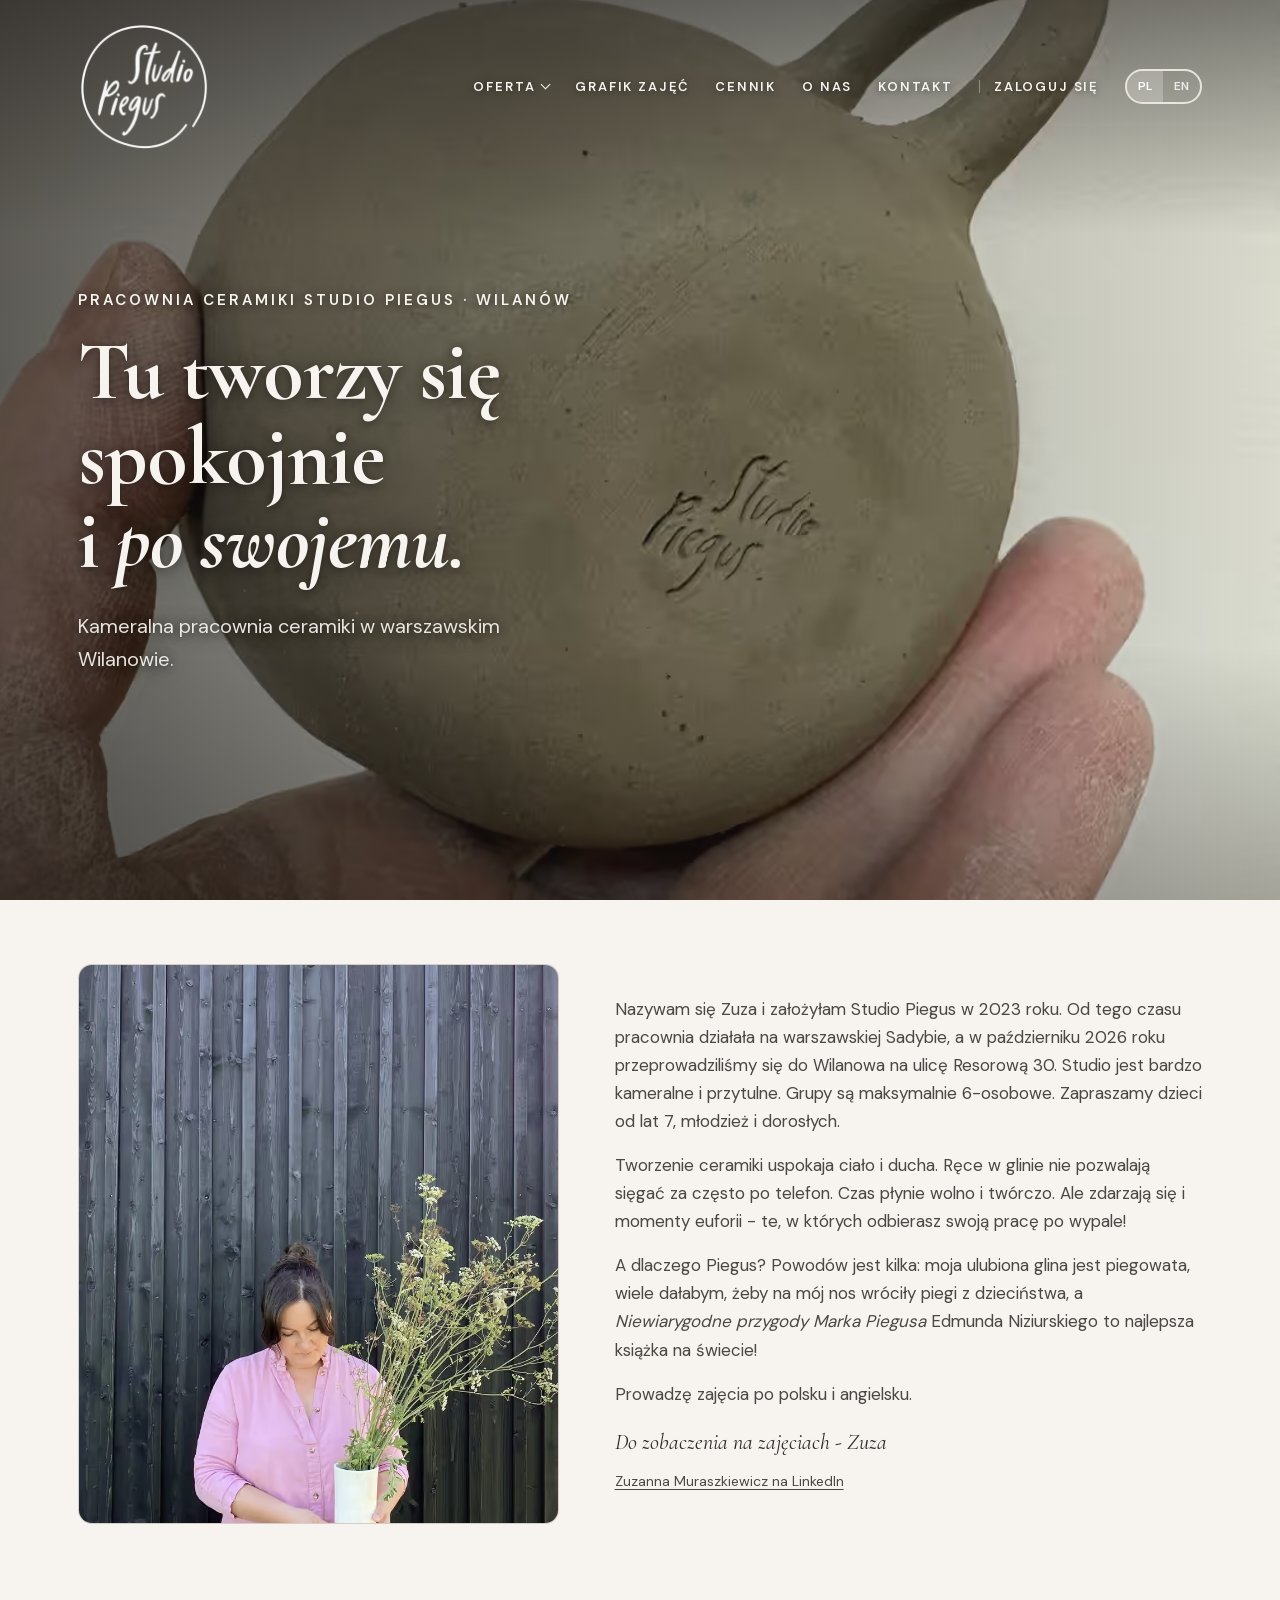
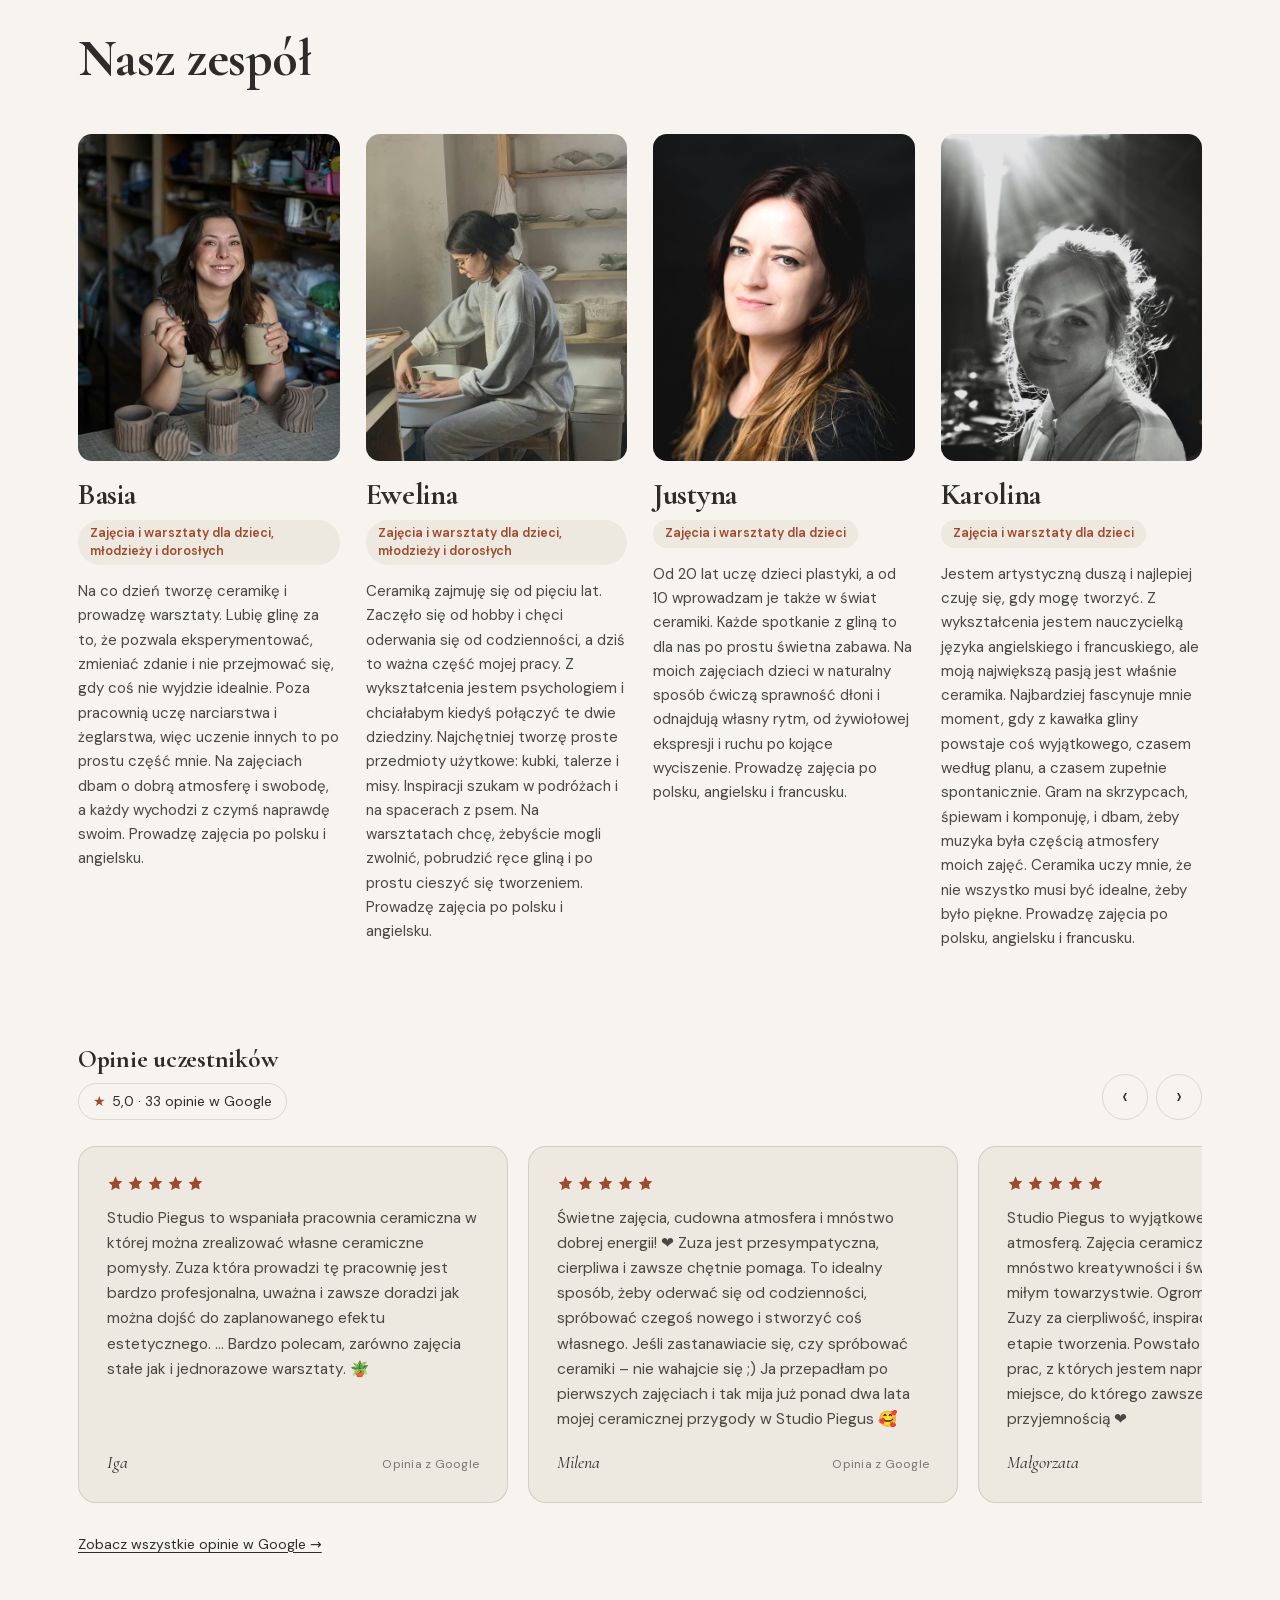
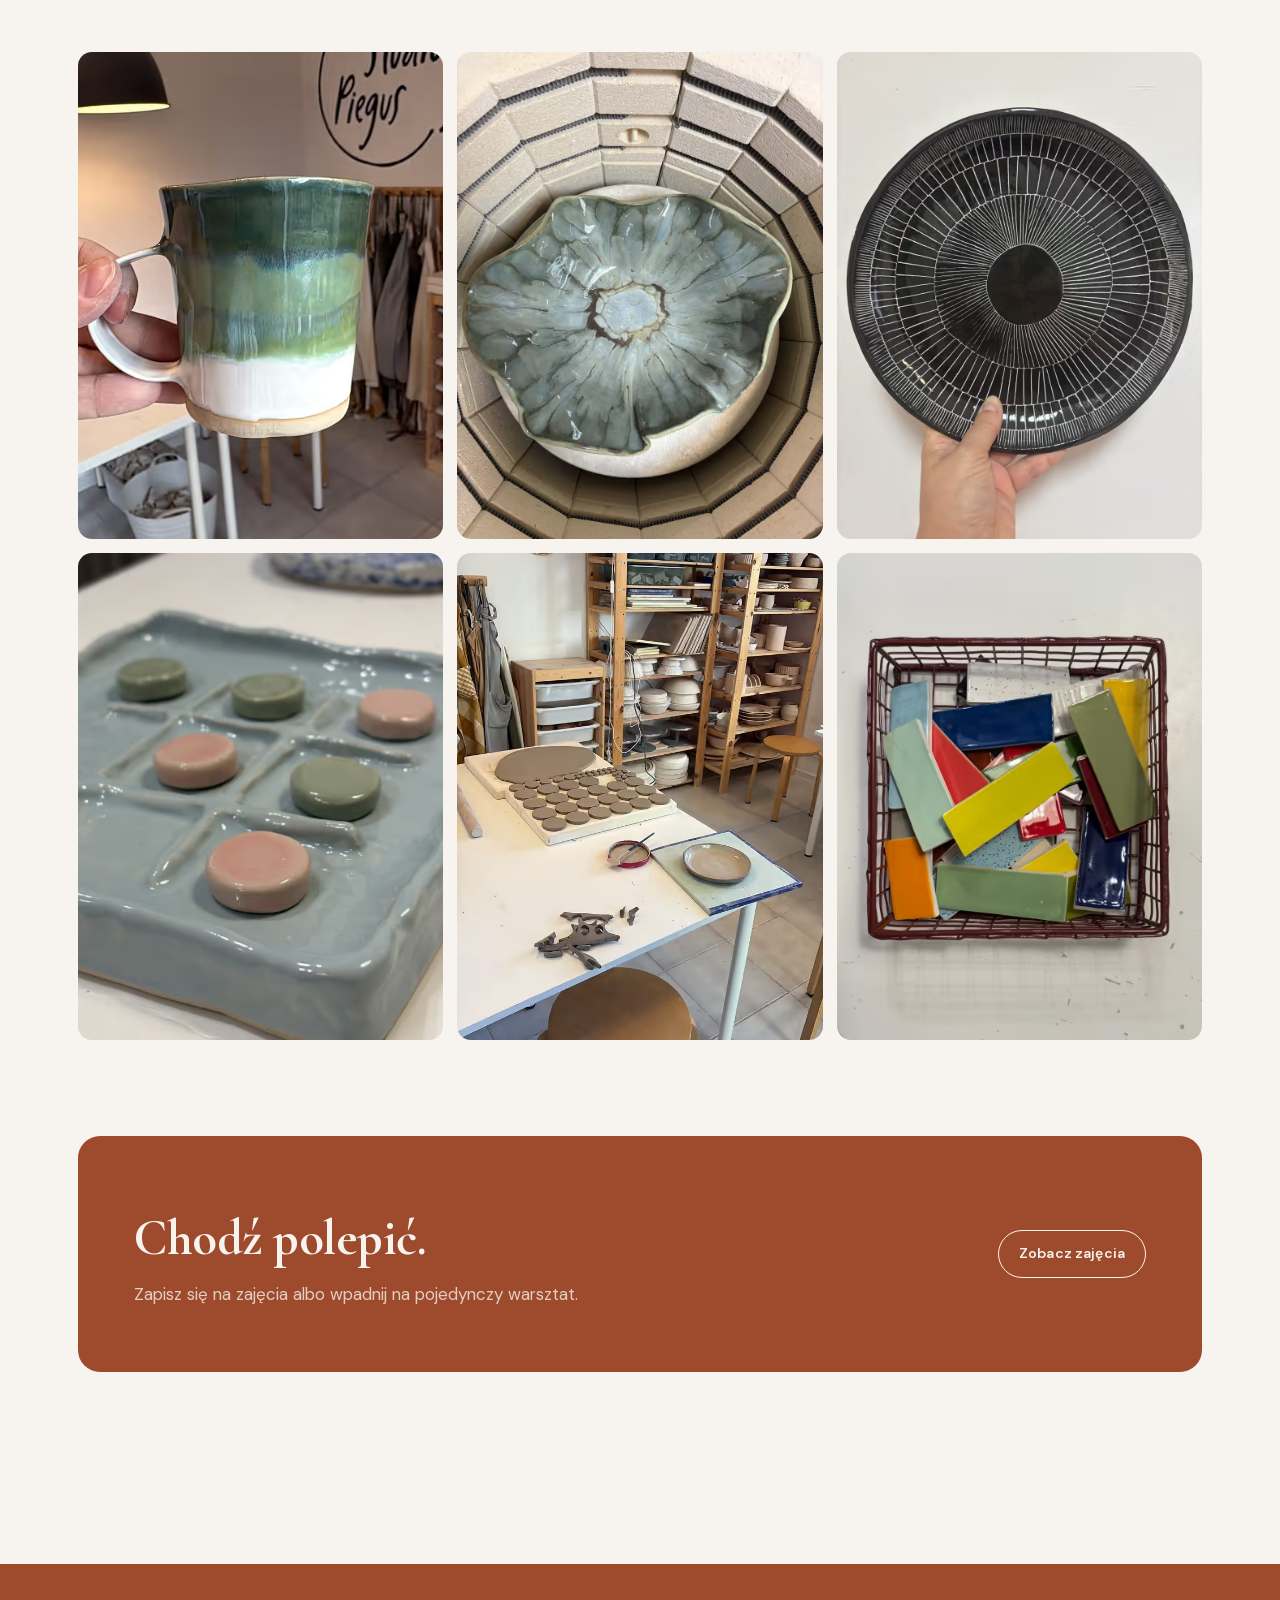
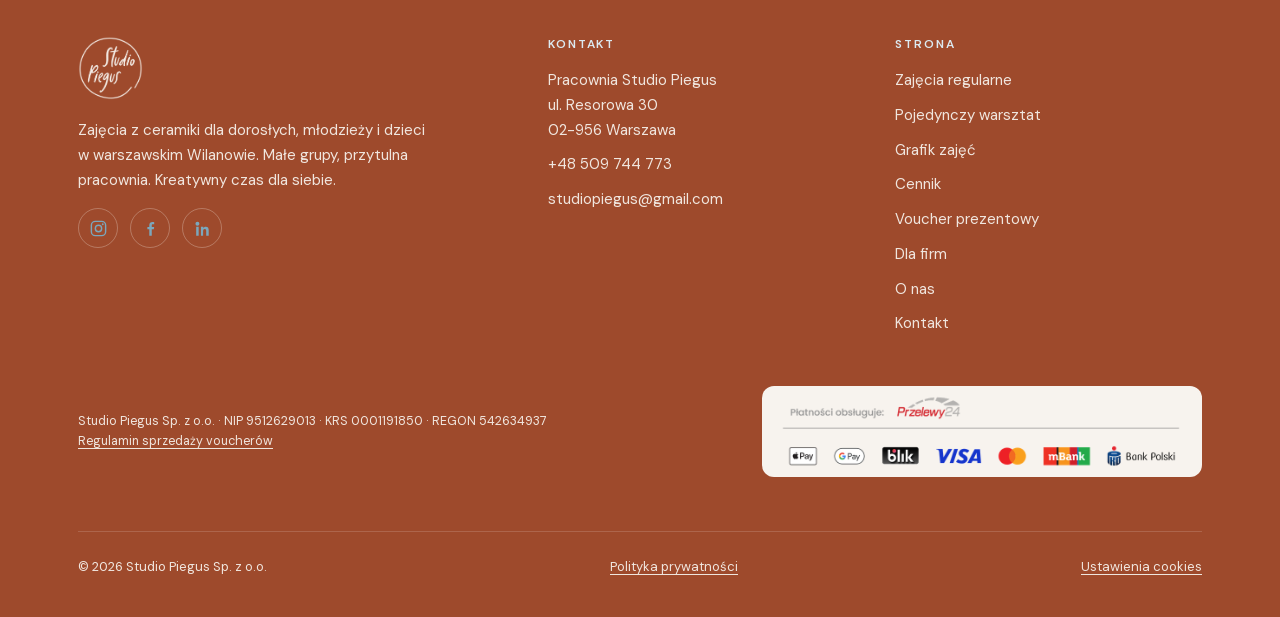
<file: o-nas.html>
<!DOCTYPE html>
<html lang="pl">
<head>

<meta charset="UTF-8">

<meta name="viewport" content="width=device-width, initial-scale=1.0">
<title>O nas – pracownia ceramiki w Wilanowie | Studio Piegus</title>
<link rel="icon" type="image/png" href="img/f9b4173410a0.png">
<link rel="apple-touch-icon" href="img/cef246f17d5a.png">
<meta name="description" content="Studio Piegus – kameralna pracownia ceramiki w Wilanowie. Poznaj Zuzę, założycielkę studia, nasz zespół instruktorek i opinie kursantów.">
<link rel="canonical" href="https://studiopiegus.pl/o-nas.html">
<meta property="og:type" content="website">
<meta property="og:site_name" content="Studio Piegus">
<meta property="og:locale" content="pl_PL">
<meta property="og:title" content="O nas – pracownia ceramiki w Wilanowie | Studio Piegus">
<meta property="og:description" content="Studio Piegus – kameralna pracownia ceramiki w Wilanowie. Poznaj Zuzę, założycielkę studia, nasz zespół instruktorek i opinie kursantów.">
<meta property="og:url" content="https://studiopiegus.pl/o-nas.html">
<meta property="og:image" content="https://studiopiegus.pl/img/500dc858fc04.jpg">
<meta name="twitter:card" content="summary_large_image">
<link rel="preload" href="/fonts/dm-sans-normal-latin.woff2" as="font" type="font/woff2" crossorigin>
<link rel="preload" href="/fonts/cormorant-garamond-normal-latin.woff2" as="font" type="font/woff2" crossorigin>
<link rel="stylesheet" href="/fonts/fonts.css">
<link rel="preconnect" href="https://consent.cookiebot.com">
<link rel="preconnect" href="https://consentcdn.cookiebot.com">
<style>
  picture{display:contents}
  .sr-only{position:absolute;width:1px;height:1px;padding:0;margin:-1px;overflow:hidden;clip:rect(0,0,0,0);white-space:nowrap;border:0}


  :root{
    --bg:#F7F3EE;
    --ink:#2E2C2A;
    --blue:#7BA7BC;
    --blue-deep:#5C8799;
    --clay:#9E4A2C;
    --pink:#C9998F;
    --surface:#EDE8E0;
    --line:rgba(46,44,42,.14);
    --serif:"Cormorant Garamond",Georgia,serif;
    --sans:"DM Sans",system-ui,sans-serif;
    --maxw:1180px;
  }
  *{box-sizing:border-box;margin:0;padding:0}
  html{scroll-behavior:smooth}
  body{
    background:var(--bg);
    color:var(--ink);
    font-family:var(--sans);
    font-size:17px;
    line-height:1.65;
    -webkit-font-smoothing:antialiased;
    overflow-x:hidden;
  }
  .wrap{max-width:var(--maxw);margin:0 auto;padding:0 28px}
  a{color:inherit;text-decoration:none}
  .eyebrow{
    font-family:var(--sans);
    font-size:12px;
    font-weight:600;
    letter-spacing:.22em;
    text-transform:uppercase;
    color:var(--blue-deep);
    display:inline-block;
  }
  h1,h2,h3{font-family:var(--serif);font-weight:500;line-height:1.04;letter-spacing:-.01em}

  /* ---------- speckle / freckle signature ---------- */
  .speck{position:absolute;border-radius:50%;pointer-events:none;will-change:transform,opacity}
  @keyframes settle{from{opacity:0;transform:scale(.2) translateY(-6px)}to{opacity:var(--o);transform:scale(1) translateY(0)}}

  /* ---------- nav ---------- */
  .nav{
    position:fixed;top:0;left:0;right:0;z-index:50;
    transition:background .35s ease, box-shadow .35s ease, padding .35s ease;
    padding:22px 0;
  }
  .nav.solid{background:rgba(247,243,238,.9);backdrop-filter:blur(10px);box-shadow:0 1px 0 var(--line);padding:14px 0}
  .nav-inner{display:flex;align-items:center;gap:28px}
  .brand{display:flex;align-items:center;gap:12px;font-family:var(--serif);font-size:23px;letter-spacing:.01em}
  .brand img{height:48px;width:auto;display:block;flex:none}
  .nav-links{display:flex;gap:26px;margin-left:auto;align-items:center}
  .nav-links a{font-size:14px;font-weight:500;letter-spacing:.01em;position:relative;padding:4px 0}
  .nav-links a::after{content:"";position:absolute;left:0;right:100%;bottom:0;height:1px;background:var(--ink);transition:right .3s ease}
  .nav-links a:hover::after{right:0}
  .lang{display:flex;border:1px solid var(--line);border-radius:999px;overflow:hidden;font-size:12px;font-weight:600;letter-spacing:.08em}
  .lang button{background:none;border:0;padding:6px 11px;cursor:pointer;color:var(--ink);font:inherit;opacity:.5;transition:.2s}
  .lang button.on{background:var(--ink);color:var(--bg);opacity:1}
  .btn{
    display:inline-flex;align-items:center;gap:8px;
    font-family:var(--sans);font-size:14px;font-weight:600;letter-spacing:.01em;
    padding:11px 20px;border-radius:999px;cursor:pointer;border:1px solid var(--ink);
    transition:transform .2s ease, background .2s ease, color .2s ease;
  }
  .btn-fill{background:var(--clay);color:var(--bg);border-color:var(--clay)}
  .btn-fill:hover{transform:translateY(-2px);background:var(--ink);color:var(--bg);border-color:var(--ink)}
  .btn-ghost:hover{background:var(--ink);color:var(--bg)}
  .btn-blue{background:var(--blue);border-color:var(--blue);color:var(--bg)}
  .btn-blue:hover{transform:translateY(-2px);background:var(--blue-deep);border-color:var(--blue-deep)}
  .burger{display:none;margin-left:auto;background:none;border:0;cursor:pointer;flex-direction:column;gap:5px;padding:6px}
  .burger span{width:24px;height:2px;background:var(--ink);display:block;transition:.3s}

  /* ---------- hero ---------- */
  .hero{position:relative;padding:172px 0 96px;overflow:hidden}
  #freckles{position:absolute;inset:0;z-index:0}
  .hero .wrap{position:relative;z-index:2}
  .hero-grid{display:grid;grid-template-columns:1.15fr .85fr;gap:48px;align-items:center}
  .hero h1{font-size:clamp(56px,9vw,116px);margin:14px 0 0}
  .hero h1 em{font-style:italic;color:var(--clay)}
  .hero-sub{font-size:20px;max-width:30ch;margin:26px 0 34px;color:#4a4744}
  .hero-cta{display:flex;gap:14px;flex-wrap:wrap}
  .glaze-card{
    position:relative;border-radius:18px;background:var(--surface);
    border:1px solid var(--line);padding:30px;min-height:340px;
    display:flex;flex-direction:column;justify-content:flex-end;overflow:hidden;
  }
  .glaze-card .cap{position:relative;z-index:2}
  .glaze-card .cap h3{font-size:27px;line-height:1.1}
  .glaze-card .cap p{font-size:14px;color:#56524e;margin-top:8px}
  #glaze-speck{position:absolute;inset:0;z-index:1}

  /* ---------- generic section ---------- */
  .sec{padding:96px 0}
  .sec-head{max-width:62ch;margin-bottom:48px}
  .sec-head h2{font-size:clamp(34px,5vw,52px);margin-top:12px}
  .reveal{opacity:0;transform:translateY(22px);transition:opacity .7s ease,transform .7s ease}
  .reveal.in{opacity:1;transform:none}

  /* ---------- offer tiles ---------- */
  .tiles{display:grid;grid-template-columns:repeat(3,1fr);gap:18px}
  .tile{
    background:var(--surface);border:1px solid var(--line);border-radius:16px;
    padding:34px 30px 28px;transition:transform .3s ease,box-shadow .3s ease;
    position:relative;overflow:hidden;
  }
  .tile:hover{transform:translateY(-4px);box-shadow:0 18px 40px -28px rgba(46,44,42,.5)}
  .tile .dotcluster{position:absolute;top:18px;right:18px;width:54px;height:54px;opacity:.85}
  .tile h3{font-size:30px;margin-bottom:10px;padding-right:50px}
  .tile p{font-size:15.5px;color:#56524e;max-width:34ch}
  .tile .more{display:inline-flex;align-items:center;gap:7px;margin-top:22px;font-size:13px;font-weight:600;letter-spacing:.04em;text-transform:uppercase}
  .tile .more svg{transition:transform .25s ease}
  .tile:hover .more svg{transform:translateX(5px)}

  /* ---------- voucher band ---------- */
  .voucher{background:var(--clay);color:var(--bg);border-radius:22px;padding:64px 56px;position:relative;overflow:hidden}
  #voucher-speck{position:absolute;inset:0;opacity:.55}
  .voucher .v-inner{position:relative;z-index:2;display:grid;grid-template-columns:1.3fr .7fr;gap:40px;align-items:center}
  .voucher .eyebrow{color:var(--blue)}
  .voucher h2{font-size:clamp(32px,4.5vw,50px);color:var(--bg);margin:12px 0 16px}
  .voucher p{color:rgba(247,243,238,.78);max-width:46ch}
  .voucher .v-cta{display:flex;justify-content:flex-end}
  @media(max-width:760px){.voucher .v-cta{justify-content:flex-start}}

  /* ---------- about ---------- */
  .about-grid{display:grid;grid-template-columns:.9fr 1.1fr;gap:56px;align-items:center}
  .about-grid h2{font-size:clamp(32px,4.5vw,50px);margin:14px 0 20px}
  .about-grid p{color:#4a4744;margin-bottom:16px;max-width:50ch}
  .about-link{display:inline-flex;align-items:center;gap:8px;margin-top:8px;font-weight:600;font-size:14px;border-bottom:1px solid var(--ink);padding-bottom:3px}

  /* ---------- photo placeholders ---------- */
  .ph{
    position:relative;background:var(--surface);border:1px solid var(--line);border-radius:14px;
    overflow:hidden;display:flex;align-items:center;justify-content:center;
  }
  .ph .ph-speck{position:absolute;inset:0;opacity:.5}
  .ph .ph-label{position:relative;z-index:2;text-align:center;color:#7a756f;padding:18px}
  .ph .ph-label .tag{font-size:11px;font-weight:600;letter-spacing:.16em;text-transform:uppercase;color:var(--blue-deep);display:block;margin-bottom:6px}
  .ph .ph-label .what{font-family:var(--serif);font-size:20px;color:#5b5650}
  .gallery{display:grid;grid-template-columns:1.4fr 1fr;grid-template-rows:200px 200px;gap:16px}
  .gallery .ph:nth-child(1){grid-row:1 / span 2}

  /* ---------- corporate teaser ---------- */
  .corp{background:linear-gradient(180deg,var(--surface),var(--bg));border-radius:22px;border:1px solid var(--line);padding:60px 56px;text-align:center}
  .corp .eyebrow{color:var(--clay)}
  .corp h2{font-size:clamp(32px,4.5vw,52px);margin:14px auto 16px;max-width:18ch}
  .corp p{color:#4a4744;max-width:50ch;margin:0 auto 30px}

  /* ---------- footer ---------- */
  footer{background:var(--clay);color:var(--bg);margin-top:96px;padding:72px 0 40px}
  .foot-grid{display:grid;grid-template-columns:1.4fr 1fr 1fr;gap:40px}
  footer .brand{color:var(--bg)}
  footer .brand img{height:64px}
  .foot-desc{color:rgba(247,243,238,.92);font-size:15px;max-width:32ch;margin-top:18px}
  .foot-col h2{font-family:var(--sans);font-size:12px;font-weight:600;line-height:normal;letter-spacing:.16em;text-transform:uppercase;color:#DCEAF1;margin:0 0 16px}
  .foot-col a,.foot-col p{display:block;color:rgba(247,243,238,.92);font-size:15px;margin-bottom:10px;transition:color .2s}
  .foot-col a:hover{color:var(--bg)}
  .foot-bottom{display:flex;justify-content:space-between;align-items:center;gap:20px;flex-wrap:wrap;margin-top:54px;padding-top:24px;border-top:1px solid rgba(247,243,238,.16);font-size:13px;color:rgba(247,243,238,.92)}
  footer .lang{border-color:rgba(247,243,238,.3)}
  footer .lang button{color:rgba(247,243,238,.92)}
  footer .lang button.on{background:var(--bg);color:var(--ink);opacity:1}

  /* ---------- responsive ---------- */
  @media(max-width:920px){
    .hero-grid{grid-template-columns:1fr;gap:32px}
    .glaze-card{min-height:240px}
    .about-grid{grid-template-columns:1fr;gap:32px}
    .voucher .v-inner{grid-template-columns:1fr;gap:24px}
  }
  @media(max-width:760px){
    body{font-size:16px}
    .nav-links{display:none}
    .nav-links.open{display:flex;position:absolute;top:100%;left:0;right:0;flex-direction:column;background:var(--bg);padding:22px 28px;gap:18px;box-shadow:0 12px 30px -20px rgba(0,0,0,.4);margin-left:0}
    .nav-links.open .lang{margin-top:8px}
    .burger{display:flex}
    .tiles{grid-template-columns:1fr}
    .voucher,.corp{padding:44px 28px}
    .gallery{grid-template-columns:1fr;grid-template-rows:none}
    .gallery .ph{height:200px}
    .gallery .ph:nth-child(1){grid-row:auto}
    .foot-grid{grid-template-columns:1fr;gap:32px}
    .sec{padding:68px 0}
  }
  @media(prefers-reduced-motion:reduce){
    *{animation:none!important;transition:none!important;scroll-behavior:auto!important}
    .reveal{opacity:1;transform:none}
  }

  /* photos */
  .glaze-card img.hero-photo{position:absolute;inset:0;width:100%;height:100%;object-fit:cover;z-index:0}
  .glaze-card::after{content:"";position:absolute;inset:0;background:linear-gradient(to top,rgba(46,44,42,.80),rgba(46,44,42,0) 56%);z-index:1}
  .glaze-card .cap{position:relative;z-index:2}
  .glaze-card .cap h3{color:#F7F3EE}
  .glaze-card .cap p{color:rgba(247,243,238,.86)}
  .ph img{position:absolute;inset:0;width:100%;height:100%;object-fit:cover;display:block;z-index:1}

  /* ---- photo-forward hero variant ---- */
  .hero-full{min-height:100svh;display:flex;align-items:center;padding:132px 0 44px;overflow:hidden}
  .hero-full .hero-bg{position:absolute;inset:0;width:100%;height:100%;object-fit:cover;object-position:center;z-index:0}
  .hero-full .hero-scrim{position:absolute;inset:0;z-index:1;background:
     linear-gradient(90deg,rgba(26,22,20,.66) 0%,rgba(26,22,20,.34) 46%,rgba(26,22,20,.06) 100%),
     linear-gradient(180deg,rgba(26,22,20,.5) 0%,rgba(26,22,20,0) 26%,rgba(26,22,20,0) 72%,rgba(26,22,20,.28) 100%)}
  .hero-full .wrap{position:relative;z-index:2;width:100%}
  .hero-full .hero-inner{max-width:640px}
  .hero-full h1{color:#F7F3EE;margin:0;font-weight:700;text-shadow:0 2px 20px rgba(20,16,14,.4)}
  .hero-full h1 em{color:#F7F3EE}
  .hero-full .hero-sub{color:rgba(247,243,238,.92);max-width:34ch}
  .hero-full .btn-fill{background:var(--clay);color:#F7F3EE;border-color:var(--clay)}
  .hero-full .btn-fill:hover{background:var(--ink);color:#F7F3EE;border-color:var(--ink)}
  .hero-full .btn-ghost{color:#F7F3EE;border-color:rgba(247,243,238,.6)}
  .hero-full .btn-ghost:hover{background:rgba(247,243,238,.14);border-color:#F7F3EE}
  /* nav over the photo until scrolled */
  body.foto .nav:not(.solid) .brand img{filter:brightness(0) invert(1)}
  body.foto .nav:not(.solid) .burger span{background:#F7F3EE}
  @media(min-width:761px){
    body.foto .nav:not(.solid) .nav-links a{color:#F7F3EE}
    body.foto .nav:not(.solid) .nav-links a::after{background:#F7F3EE}
  }
  @media(max-width:760px){
    .hero-full{min-height:92svh}
    .hero-full .hero-scrim{background:linear-gradient(180deg,rgba(26,22,20,.55) 0%,rgba(26,22,20,.2) 40%,rgba(26,22,20,.58) 100%)}
  }

  /* ---- foto v2: menu caps / 2x logo / language chip / portrait crop ---- */
  body.foto .nav-links a{text-transform:uppercase;letter-spacing:.14em;font-size:13px;font-weight:600}
  body.foto .nav .brand img{height:129px}
  body.foto .nav.solid .brand img{height:98px}
  @media(max-width:760px){ body.foto .nav .brand img{height:87px} body.foto .nav.solid .brand img{height:76px} }
  body.foto .lang{border-width:2px;border-color:rgba(247,243,238,.85);background:transparent}
  body.foto .lang button{color:#fff;background:transparent;opacity:.82}
  body.foto .lang button.on{background:rgba(247,243,238,.26);color:#fff;opacity:1}
  body.foto .nav.solid .lang{border-color:rgba(46,44,42,.5);background:rgba(30,26,24,.6)}
  .about-grid .ph img{object-position:50% 78%}

  /* ---- social icons + monochrome map ---- */
  .socials{display:flex;gap:12px;margin-top:16px}
  .socials a{display:inline-flex;align-items:center;justify-content:center;width:40px;height:40px;border-radius:999px;border:1px solid var(--line);color:var(--blue-deep);transition:background .2s ease,color .2s ease,border-color .2s ease}
  .socials a:hover{color:var(--bg);background:var(--blue-deep);border-color:var(--blue-deep)}
  .socials-dark a{border-color:rgba(247,243,238,.28);color:var(--blue)}
  .socials-dark a:hover{color:var(--ink);background:var(--blue);border-color:var(--blue)}
  iframe[title="Mapa - Studio Piegus"]{filter:grayscale(1) sepia(.55) hue-rotate(165deg) saturate(1.2) brightness(.96) contrast(.98)}
  .speck{display:none}

  h1,h2,h3,h4{font-family:var(--serif);font-weight:700}
  h1 em,h2 em,h3 em{color:var(--clay);font-style:italic}

  @media(max-height:560px){ body.foto .nav .brand img,body.foto .nav.solid .brand img{height:52px} .hero-full{padding-top:92px} .hero-full h1{font-size:clamp(28px,5.5vw,44px)} .hero-full .hero-sub{font-size:15px} }

  /* testimonials carousel */
  .op-head{display:flex;justify-content:space-between;align-items:flex-end;gap:20px;margin:0 0 22px}
  .op-nav{display:flex;gap:8px}
  .op-nav button{width:46px;height:46px;border-radius:999px;border:1px solid var(--line);background:transparent;color:var(--ink);font-size:22px;line-height:1;cursor:pointer;transition:.2s;font-family:var(--sans)}
  .op-nav button:hover{background:var(--ink);color:var(--bg);border-color:var(--ink)}
  .op-track{display:flex;gap:20px;overflow-x:auto;scroll-snap-type:x mandatory;scroll-behavior:smooth;padding:4px 2px 16px;scrollbar-width:none;-webkit-overflow-scrolling:touch}
  .op-track::-webkit-scrollbar{height:0;display:none}
  .op-card{flex:0 0 min(430px,86%);scroll-snap-align:start;background:var(--surface);border:1px solid var(--line);border-radius:18px;padding:28px 28px 24px;display:flex;flex-direction:column}
  .op-stars{display:flex;gap:3px;color:var(--clay);margin:0 0 14px}
  .op-text{font-size:15.5px;line-height:1.62;color:#4a4744;margin:0 0 16px;flex:1}
  .op-name{font-family:var(--serif);font-style:italic;font-size:18px;color:var(--ink)}
  .op-foot{display:flex;justify-content:space-between;align-items:baseline;gap:12px}
  .op-src{font-size:12px;letter-spacing:.02em;color:#7a7470}
  .op-google{display:inline-flex;align-items:center;gap:6px;margin-top:10px;font-size:14px;color:var(--ink);border:1px solid var(--line);border-radius:999px;padding:6px 14px;transition:.2s}
  .op-google:hover{background:var(--ink);color:var(--bg);border-color:var(--ink)}
  .op-google .st{color:var(--clay)}
  .op-all{margin:14px 0 0;font-size:14px}
  .op-all a{text-decoration:underline;text-underline-offset:3px}
  /* photo grid */
  .pgrid{display:grid;grid-template-columns:repeat(3,1fr);gap:14px}
  .pg-item{aspect-ratio:3/4;border-radius:14px;overflow:hidden;background:var(--surface)}
  .pg-item img{width:100%;height:100%;object-fit:cover;display:block;transition:transform .5s}
  .pg-item:hover img{transform:scale(1.05)}
  @media(max-width:720px){ .pgrid{grid-template-columns:repeat(2,1fr)} }

  .page-head h1{font-size:clamp(44px,7vw,82px);margin:12px 0 0;line-height:1.03}

  /* mobile open-menu: dark text on cream dropdown */
  body.foto .nav .nav-links.open a{color:var(--ink)}
  body.foto .nav .nav-links.open .lang{border-color:rgba(46,44,42,.35);background:transparent}
  body.foto .nav .nav-links.open .lang button{color:var(--ink);opacity:.7}
  body.foto .nav .nav-links.open .lang button.on{background:var(--ink);color:var(--bg);opacity:1}

  /* password gate */

  

  

  
  
  html

  

  

  

  

  
  .voucher .btn-fill{border-color:#F7F3EE}
  .voucher .btn-fill:hover{border-color:#F7F3EE}

  /* czytelnosc tekstu na jasnych zdjeciach hero */
  .hero-full h1,.hero h1{text-shadow:0 2px 10px rgba(20,16,14,.55),0 1px 34px rgba(20,16,14,.4)}
  .hero-full .hero-sub,.hero .hero-sub,.hero-full .lead{text-shadow:0 1px 8px rgba(20,16,14,.6),0 1px 24px rgba(20,16,14,.45)}
  body.foto .nav:not(.solid) .nav-links > a{text-shadow:0 1px 7px rgba(20,16,14,.55)}
  .hero-full .btn-ghost,.hero .btn-ghost{text-shadow:0 1px 7px rgba(20,16,14,.5);border-color:rgba(247,243,238,.75)}
  .nav-login{font-weight:700}
  .nav-login::before{content:"";display:inline-block;width:1px;height:13px;background:currentColor;opacity:.35;margin-right:14px;vertical-align:-2px}
  .nav-links.open .nav-login::before{display:none}
  @media(min-width:761px) and (max-width:1199px){
    .nav-links{display:none}
    .nav-links.open{display:flex;position:absolute;top:100%;left:0;right:0;flex-direction:column;background:var(--bg);padding:22px 28px;gap:18px;box-shadow:0 12px 30px -20px rgba(0,0,0,.4);margin-left:0}
    .nav-links.open .lang{margin-top:8px}
    .burger{display:flex}
  }
  footer .foot-bottom .lang button.on{background:rgba(46,44,42,.3);color:#fff}

  /* ---- zespół ---- */
  .team{display:grid;grid-template-columns:repeat(4,1fr);gap:34px 26px;margin-top:34px}
  .tm-ph{aspect-ratio:4/5;overflow:hidden;border-radius:14px;background:var(--surface)}
  .tm-ph img{width:100%;height:100%;object-fit:cover;display:block}
  .tm h3{font-size:30px;margin:18px 0 2px}
  .tm-role{font-size:13.5px;font-weight:600;line-height:1.4;color:var(--clay);margin:4px 0 0}
  .tm-tag{display:inline-block;margin:8px 0 0;padding:5px 12px;border-radius:999px;background:var(--surface);font-size:12.5px;font-weight:600;line-height:1.4;color:var(--clay)}
  .tm-bio{font-size:15px;line-height:1.62;color:#4a4744;margin:14px 0 0}
  @media(max-width:1080px){.team{grid-template-columns:repeat(2,1fr)}}
  @media(max-width:620px){
    .team{grid-template-columns:1fr;gap:38px}
    .tm{display:grid;grid-template-columns:118px 1fr;column-gap:18px;align-items:center}
    .tm-ph{grid-row:1/2;border-radius:10px}
    .tm-head{grid-row:1/2}
    .tm h3{margin-top:0;font-size:28px}
    .tm-bio{grid-column:1/-1}
  }

  /* ---- menu „Oferta” (rozwijane po kliknięciu) ---- */
  .dd{position:relative;display:flex;align-items:center}
  .dd-t{font:inherit;font-size:14px;font-weight:500;letter-spacing:.01em;color:inherit;background:none;border:0;padding:4px 0;cursor:pointer;display:inline-flex;align-items:center;gap:7px;white-space:nowrap}
  .dd-t::after{content:"";width:6px;height:6px;border-right:1.5px solid currentColor;border-bottom:1.5px solid currentColor;transform:translateY(-2px) rotate(45deg);transition:transform .2s}
  .dd.open .dd-t::after{transform:translateY(1px) rotate(225deg)}
  .dd-m{display:none;position:absolute;top:100%;left:-22px;margin-top:var(--dd-gap,24px);min-width:250px;padding:18px 22px 20px;background:rgba(247,243,238,.98);box-shadow:0 18px 30px -22px rgba(0,0,0,.45);border-radius:0 0 12px 12px;flex-direction:column;gap:15px}
  .dd.open .dd-m{display:flex}
  .nav .dd-m a{color:var(--ink)!important;text-shadow:none!important;white-space:nowrap}
  .nav.solid{--dd-gap:17px}
  body.foto .nav-links .dd-t{text-transform:uppercase;letter-spacing:.14em;font-size:13px;font-weight:600}
  body.foto .nav:not(.solid):not(.dd-on) .dd-t{color:#F7F3EE;text-shadow:0 1px 7px rgba(20,16,14,.55)}
  .nav.dd-on{background:rgba(247,243,238,.98);box-shadow:0 1px 0 var(--line)}
  body.foto .nav.dd-on .nav-links a,body.foto .nav.dd-on .dd-t{color:var(--ink)!important;text-shadow:none!important}
  body.foto .nav.dd-on .nav-links a::after{background:var(--ink)}
  body.foto .nav.dd-on .brand img{filter:none}
  body.foto .nav.dd-on .lang{border-color:rgba(46,44,42,.5);background:rgba(30,26,24,.6)}
  .nav.dd-fast,.nav.dd-fast *{transition-duration:.08s!important}
  .nav-links.open .dd{flex-direction:column;align-items:center}
  .nav-links.open .dd-t{color:var(--ink)!important;text-shadow:none!important}
  .nav-links.open .dd-m{position:static;margin:12px 0 2px;padding:12px 0 4px;min-width:0;width:240px;max-width:100%;background:none;box-shadow:none;border-radius:0;border-top:1px solid var(--line);border-bottom:1px solid var(--line);align-items:center;gap:14px}
  .nav-links.open .dd-m a{font-size:12px!important;opacity:.85}
  body.foto .nav .nav-links.open > a{text-shadow:none!important}
.h1-kick{display:block;font-family:var(--sans);font-size:clamp(12px,1.25vw,15px);font-weight:600;letter-spacing:.2em;text-transform:uppercase;font-style:normal;line-height:1.45;margin:0 0 18px;text-shadow:0 1px 8px rgba(20,16,14,.6)}
</style>
<!-- Google Consent Mode v2: stan domyślny (odmowa) przed Cookiebot -->
<script data-cookieconsent="ignore">
window.dataLayer=window.dataLayer||[];function gtag(){dataLayer.push(arguments);}
gtag("consent","default",{ad_personalization:"denied",ad_storage:"denied",ad_user_data:"denied",analytics_storage:"denied",functionality_storage:"denied",personalization_storage:"denied",security_storage:"granted",wait_for_update:500});
gtag("set","ads_data_redaction",true);
</script>
<!-- Cookiebot CMP -->
<script id="Cookiebot" src="https://consent.cookiebot.com/uc.js" data-cbid="6dd742f5-c25e-4cb3-8c5d-858dd533b174" data-blockingmode="auto" type="text/javascript"></script>
<!-- End Cookiebot CMP -->
<!-- Google Tag Manager -->
<script data-cookieconsent="ignore">(function(w,d,s,l,i){w[l]=w[l]||[];w[l].push({'gtm.start':
new Date().getTime(),event:'gtm.js'});var f=d.getElementsByTagName(s)[0],
j=d.createElement(s),dl=l!='dataLayer'?'&l='+l:'';j.async=true;j.src=
'https://www.googletagmanager.com/gtm.js?id='+i+dl;f.parentNode.insertBefore(j,f);
})(window,document,'script','dataLayer','GTM-K9HF6BFL');</script>
<!-- End Google Tag Manager -->
<script type="application/ld+json">
{
  "@context": "https://schema.org",
  "@type": "LocalBusiness",
  "@id": "https://studiopiegus.pl/#studio",
  "name": "Studio Piegus",
  "url": "https://studiopiegus.pl/",
  "logo": "https://studiopiegus.pl/img/0037b320eb11.png",
  "sameAs": [
    "https://www.instagram.com/studio.piegus",
    "https://www.facebook.com/Studio.Piegus/",
    "https://www.linkedin.com/company/studio-piegus",
    "https://maps.google.com/?cid=1410846500208917893"
  ],
  "founder": {
    "@type": "Person",
    "@id": "https://studiopiegus.pl/o-nas.html#zuzanna",
    "name": "Zuzanna Muraszkiewicz",
    "jobTitle": "Założycielka i instruktorka ceramiki",
    "image": "https://studiopiegus.pl/img/e94c165083d6.jpg",
    "sameAs": [
      "https://www.linkedin.com/in/zuzannamuraszkiewicz/"
    ],
    "knowsLanguage": [
      "pl",
      "en"
    ]
  },
  "employee": [
    {
      "@type": "Person",
      "name": "Basia",
      "jobTitle": "Instruktorka ceramiki",
      "knowsLanguage": [
        "pl",
        "en"
      ],
      "image": "https://studiopiegus.pl/img/zespol/basia-instruktorka-ceramiki-studio-piegus.jpg"
    },
    {
      "@type": "Person",
      "name": "Ewelina",
      "jobTitle": "Instruktorka ceramiki",
      "knowsLanguage": [
        "pl",
        "en"
      ],
      "image": "https://studiopiegus.pl/img/zespol/ewelina-instruktorka-ceramiki-studio-piegus.jpg"
    },
    {
      "@type": "Person",
      "name": "Justyna",
      "jobTitle": "Instruktorka ceramiki",
      "knowsLanguage": [
        "pl",
        "en",
        "fr"
      ],
      "image": "https://studiopiegus.pl/img/zespol/justyna-instruktorka-ceramiki-studio-piegus.jpg"
    },
    {
      "@type": "Person",
      "name": "Karolina",
      "jobTitle": "Instruktorka ceramiki",
      "knowsLanguage": [
        "pl",
        "en",
        "fr"
      ],
      "image": "https://studiopiegus.pl/img/zespol/karolina-instruktorka-ceramiki-studio-piegus.jpg"
    }
  ]
}
</script>
</head>
<body class="foto">
<!-- Google Tag Manager (noscript) -->
<noscript><iframe src="https://www.googletagmanager.com/ns.html?id=GTM-K9HF6BFL"
height="0" width="0" style="display:none;visibility:hidden"></iframe></noscript>
<!-- End Google Tag Manager (noscript) -->

<nav class="nav" id="nav">
  <div class="wrap nav-inner">
    <a href="/" class="brand" aria-label="Studio Piegus - strona główna"><img src="img/0037b320eb11.png" alt="Studio Piegus" width="313" height="306"></a>
    <button class="burger" id="burger" aria-label="Menu"><span></span><span></span><span></span></button>
    <div class="nav-links" id="navlinks">
      <div class="dd" id="ddOferta">
        <button type="button" class="dd-t" aria-expanded="false" aria-controls="ddOfertaMenu" data-pl="Oferta" data-en="Offer">Oferta</button>
        <div class="dd-m" id="ddOfertaMenu">
          <a href="zajecia.html" data-pl="Zajęcia regularne" data-en="Regular classes">Zajęcia regularne</a>
          <a href="warsztaty.html" data-pl="Pojedynczy warsztat" data-en="Single workshop">Pojedynczy warsztat</a>
          <a href="dla-firm.html" data-pl="Warsztaty dla firm" data-en="Corporate workshops">Warsztaty dla firm</a>
          <a href="voucher.html" data-pl="Voucher prezentowy" data-en="Gift voucher">Voucher prezentowy</a>
        </div>
      </div>
      <a href="zajecia.html#harmonogram" data-pl="Grafik zajęć" data-en="Timetable">Grafik zajęć</a>
      <a href="cennik.html" data-pl="Cennik" data-en="Pricing">Cennik</a>
      <a href="o-nas.html" data-pl="O nas" data-en="About">O nas</a>
      <a href="kontakt.html" data-pl="Kontakt" data-en="Contact">Kontakt</a>
      <a href="https://clayboard.studiopiegus.pl/" class="nav-login" target="_blank" rel="noopener" data-pl="Zaloguj się" data-en="Log in">Zaloguj się</a>
      <div class="lang" role="group" aria-label="Język"><button class="on" data-lang="pl">PL</button><button data-lang="en">EN</button></div>
    </div>
  </div>
</nav>

<main>
  <section class="page-head hero-full">
  <picture><source type="image/avif" srcset="img/9d311463e0ea-828.avif 828w, img/9d311463e0ea.avif 1125w" sizes="100vw"><img fetchpriority="high" class="hero-bg" src="img/9d311463e0ea.jpg" alt="" aria-hidden="true" style="object-position:50% 42%"></picture>
  <div class="hero-scrim"></div>
  <div class="wrap">
    <div class="hero-inner reveal in">
      <h1 data-pl="<span class=&quot;h1-kick&quot;>Pracownia ceramiki Studio Piegus · Wilanów</span>Tu tworzy się spokojnie<br>i <em>po swojemu.</em>" data-en="<span class=&quot;h1-kick&quot;>Studio Piegus ceramics studio · Wilanów</span>A calm place to make things<br>your <em>own way.</em>"><span class="h1-kick">Pracownia ceramiki Studio Piegus · Wilanów</span>Tu tworzy się spokojnie<br>i <em>po swojemu.</em></h1>
      <p class="hero-sub" data-pl="Kameralna pracownia ceramiki w warszawskim Wilanowie." data-en="A small ceramics studio in Wilanów, Warsaw.">Kameralna pracownia ceramiki w warszawskim Wilanowie.</p>
    </div>
  </div>
</section>

  <section class="sec" id="about" style="padding-top:64px">
    <div class="wrap">
      <div class="about-grid">
        <div class="ph reveal" style="height:560px"><picture><source type="image/avif" srcset="img/e94c165083d6.avif 857w" sizes="(max-width: 760px) 100vw, 50vw"><img decoding="async" loading="lazy" src="img/e94c165083d6.jpg" alt="Zuzanna Muraszkiewicz - Studio Piegus" style="object-position:50% 26%"></picture></div>
        <div class="reveal">
          <p data-pl="Nazywam się Zuza i założyłam Studio Piegus w 2023 roku. Od tego czasu pracownia działała na warszawskiej Sadybie, a w październiku 2026 roku przeprowadziliśmy się do Wilanowa na ulicę Resorową 30. Studio jest bardzo kameralne i przytulne. Grupy są maksymalnie 6-osobowe. Zapraszamy dzieci od lat 7, młodzież i dorosłych." data-en="I&#39;m Zuza and I founded Studio Piegus in 2023. Since then the studio has been running in Sadyba, Warsaw, and in October 2026 we moved to Wilanów, to ul. Resorowa 30. It&#39;s a very small, cosy place. Groups are up to 6 people. We welcome children from age 7, teens and adults.">Nazywam się Zuza i założyłam Studio Piegus w 2023 roku. Od tego czasu pracownia działała na warszawskiej Sadybie, a w październiku 2026 roku przeprowadziliśmy się do Wilanowa na ulicę Resorową 30. Studio jest bardzo kameralne i przytulne. Grupy są maksymalnie 6-osobowe. Zapraszamy dzieci od lat 7, młodzież i dorosłych.</p>
          <p data-pl="Tworzenie ceramiki uspokaja ciało i ducha. Ręce w glinie nie pozwalają sięgać za często po telefon. Czas płynie wolno i twórczo. Ale zdarzają się i momenty euforii - te, w których odbierasz swoją pracę po wypale!" data-en="Working with clay calms the body and the mind. With your hands in the clay you don't reach for your phone too often. Time flows slowly and creatively. And there are moments of pure joy - collecting your piece after the firing!">Tworzenie ceramiki uspokaja ciało i ducha. Ręce w glinie nie pozwalają sięgać za często po telefon. Czas płynie wolno i twórczo. Ale zdarzają się i momenty euforii - te, w których odbierasz swoją pracę po wypale!</p>
          <p data-pl="A dlaczego Piegus? Powodów jest kilka: moja ulubiona glina jest piegowata, wiele dałabym, żeby na mój nos wróciły piegi z dzieciństwa, a <em>Niewiarygodne przygody Marka Piegusa</em> Edmunda Niziurskiego to najlepsza książka na świecie!" data-en="And why Piegus? A few reasons: my favourite clay is freckled, I'd give a lot to bring back my childhood freckles, and Edmund Niziurski's <em>The Incredible Adventures of Marek Piegus</em> is the best book in the world!">A dlaczego Piegus? Powodów jest kilka: moja ulubiona glina jest piegowata, wiele dałabym, żeby na mój nos wróciły piegi z dzieciństwa, a <em>Niewiarygodne przygody Marka Piegusa</em> Edmunda Niziurskiego to najlepsza książka na świecie!</p>
          <p data-pl="Prowadzę zajęcia po polsku i angielsku." data-en="I teach in Polish and English.">Prowadzę zajęcia po polsku i angielsku.</p>
          <p class="signature" style="font-family:var(--serif);font-style:italic;font-size:22px;color:var(--ink);margin:14px 0 0" data-pl="Do zobaczenia na zajęciach - Zuza" data-en="See you at a class - Zuza">Do zobaczenia na zajęciach - Zuza</p>
          <p style="margin:10px 0 0;font-size:14px"><a href="https://www.linkedin.com/in/zuzannamuraszkiewicz/" target="_blank" rel="noopener" style="text-decoration:underline;text-underline-offset:3px" data-pl="Zuzanna Muraszkiewicz na LinkedIn" data-en="Zuzanna Muraszkiewicz on LinkedIn">Zuzanna Muraszkiewicz na LinkedIn</a></p>
        </div>
      </div>
    </div>
  </section>

  <section class="sec" id="zespol" style="padding-top:0">
    <div class="wrap">
      <div class="sec-head reveal"><h2 data-pl="Nasz zespół" data-en="Our team">Nasz zespół</h2></div>
      <div class="team">
        <article class="tm reveal">
          <div class="tm-ph"><picture><source type="image/avif" srcset="img/zespol/basia-instruktorka-ceramiki-studio-piegus-600.avif 600w, img/zespol/basia-instruktorka-ceramiki-studio-piegus.avif 1200w" sizes="(max-width: 620px) 118px, (max-width: 1080px) 50vw, 25vw"><img decoding="async" loading="lazy" src="img/zespol/basia-instruktorka-ceramiki-studio-piegus.jpg" width="1200" height="1500" alt="Basia, instruktorka ceramiki w Studio Piegus, z kubkami z gliny"></picture></div>
          <div class="tm-head">
            <h3>Basia</h3>
            <span class="tm-tag" data-pl="Zajęcia i warsztaty dla dzieci, młodzieży i dorosłych" data-en="Classes and workshops for children, teens and adults">Zajęcia i warsztaty dla dzieci, młodzieży i dorosłych</span>
          </div>
          <p class="tm-bio" data-pl="Na co dzień tworzę ceramikę i prowadzę warsztaty. Lubię glinę za to, że pozwala eksperymentować, zmieniać zdanie i nie przejmować się, gdy coś nie wyjdzie idealnie. Poza pracownią uczę narciarstwa i żeglarstwa, więc uczenie innych to po prostu część mnie. Na zajęciach dbam o dobrą atmosferę i swobodę, a każdy wychodzi z czymś naprawdę swoim. Prowadzę zajęcia po polsku i angielsku." data-en="Every day I make ceramics and run workshops. I love clay because it lets you experiment, change your mind and not worry when something doesn't turn out perfectly. Outside the studio I teach skiing and sailing, so teaching others is simply part of who I am. In class I care about a good atmosphere and a relaxed pace, and everyone leaves with something that's truly their own. I teach in Polish and English.">Na co dzień tworzę ceramikę i prowadzę warsztaty. Lubię glinę za to, że pozwala eksperymentować, zmieniać zdanie i nie przejmować się, gdy coś nie wyjdzie idealnie. Poza pracownią uczę narciarstwa i żeglarstwa, więc uczenie innych to po prostu część mnie. Na zajęciach dbam o dobrą atmosferę i swobodę, a każdy wychodzi z czymś naprawdę swoim. Prowadzę zajęcia po polsku i angielsku.</p>
        </article>
        <article class="tm reveal">
          <div class="tm-ph"><picture><source type="image/avif" srcset="img/zespol/ewelina-instruktorka-ceramiki-studio-piegus-600.avif 600w, img/zespol/ewelina-instruktorka-ceramiki-studio-piegus.avif 1200w" sizes="(max-width: 620px) 118px, (max-width: 1080px) 50vw, 25vw"><img decoding="async" loading="lazy" src="img/zespol/ewelina-instruktorka-ceramiki-studio-piegus.jpg" width="1200" height="1500" alt="Ewelina, instruktorka ceramiki w Studio Piegus, przy kole garncarskim"></picture></div>
          <div class="tm-head">
            <h3>Ewelina</h3>
            <span class="tm-tag" data-pl="Zajęcia i warsztaty dla dzieci, młodzieży i dorosłych" data-en="Classes and workshops for children, teens and adults">Zajęcia i warsztaty dla dzieci, młodzieży i dorosłych</span>
          </div>
          <p class="tm-bio" data-pl="Ceramiką zajmuję się od pięciu lat. Zaczęło się od hobby i chęci oderwania się od codzienności, a dziś to ważna część mojej pracy. Z wykształcenia jestem psychologiem i chciałabym kiedyś połączyć te dwie dziedziny. Najchętniej tworzę proste przedmioty użytkowe: kubki, talerze i misy. Inspiracji szukam w podróżach i na spacerach z psem. Na warsztatach chcę, żebyście mogli zwolnić, pobrudzić ręce gliną i po prostu cieszyć się tworzeniem. Prowadzę zajęcia po polsku i angielsku." data-en="I've been working with ceramics for five years. It started as a hobby and a wish to take a break from everyday life, and today it's an important part of my work. I'm a psychologist by training and one day I'd like to bring the two fields together. I most enjoy making simple, functional pieces: mugs, plates and bowls. I find inspiration in travel and on walks with my dog. At workshops I want you to slow down, get your hands dirty with clay and simply enjoy making things. I teach in Polish and English.">Ceramiką zajmuję się od pięciu lat. Zaczęło się od hobby i chęci oderwania się od codzienności, a dziś to ważna część mojej pracy. Z wykształcenia jestem psychologiem i chciałabym kiedyś połączyć te dwie dziedziny. Najchętniej tworzę proste przedmioty użytkowe: kubki, talerze i misy. Inspiracji szukam w podróżach i na spacerach z psem. Na warsztatach chcę, żebyście mogli zwolnić, pobrudzić ręce gliną i po prostu cieszyć się tworzeniem. Prowadzę zajęcia po polsku i angielsku.</p>
        </article>
        <article class="tm reveal">
          <div class="tm-ph"><picture><source type="image/avif" srcset="img/zespol/justyna-instruktorka-ceramiki-studio-piegus-600.avif 600w, img/zespol/justyna-instruktorka-ceramiki-studio-piegus.avif 1200w" sizes="(max-width: 620px) 118px, (max-width: 1080px) 50vw, 25vw"><img decoding="async" loading="lazy" src="img/zespol/justyna-instruktorka-ceramiki-studio-piegus.jpg" width="1200" height="1500" alt="Justyna, instruktorka ceramiki w Studio Piegus, prowadzi zajęcia dla dzieci"></picture></div>
          <div class="tm-head">
            <h3>Justyna</h3>
            <span class="tm-tag" data-pl="Zajęcia i warsztaty dla dzieci" data-en="Classes and workshops for children">Zajęcia i warsztaty dla dzieci</span>
          </div>
          <p class="tm-bio" data-pl="Od 20 lat uczę dzieci plastyki, a od 10 wprowadzam je także w świat ceramiki. Każde spotkanie z gliną to dla nas po prostu świetna zabawa. Na moich zajęciach dzieci w naturalny sposób ćwiczą sprawność dłoni i odnajdują własny rytm, od żywiołowej ekspresji i ruchu po kojące wyciszenie. Prowadzę zajęcia po polsku, angielsku i francusku." data-en="I've been teaching art to children for 20 years, and for the last 10 I've also been introducing them to the world of ceramics. Every meeting with clay is simply great fun for us. In my classes children naturally train their hand skills and find their own rhythm – from lively expression and movement to soothing calm. I teach in Polish, English and French.">Od 20 lat uczę dzieci plastyki, a od 10 wprowadzam je także w świat ceramiki. Każde spotkanie z gliną to dla nas po prostu świetna zabawa. Na moich zajęciach dzieci w naturalny sposób ćwiczą sprawność dłoni i odnajdują własny rytm, od żywiołowej ekspresji i ruchu po kojące wyciszenie. Prowadzę zajęcia po polsku, angielsku i francusku.</p>
        </article>
        <article class="tm reveal">
          <div class="tm-ph"><picture><source type="image/avif" srcset="img/zespol/karolina-instruktorka-ceramiki-studio-piegus-600.avif 600w, img/zespol/karolina-instruktorka-ceramiki-studio-piegus.avif 1200w" sizes="(max-width: 620px) 118px, (max-width: 1080px) 50vw, 25vw"><img decoding="async" loading="lazy" src="img/zespol/karolina-instruktorka-ceramiki-studio-piegus.jpg" width="1200" height="1500" alt="Karolina, instruktorka ceramiki w Studio Piegus"></picture></div>
          <div class="tm-head">
            <h3>Karolina</h3>
            <span class="tm-tag" data-pl="Zajęcia i warsztaty dla dzieci" data-en="Classes and workshops for children">Zajęcia i warsztaty dla dzieci</span>
          </div>
          <p class="tm-bio" data-pl="Jestem artystyczną duszą i najlepiej czuję się, gdy mogę tworzyć. Z wykształcenia jestem nauczycielką języka angielskiego i francuskiego, ale moją największą pasją jest właśnie ceramika. Najbardziej fascynuje mnie moment, gdy z kawałka gliny powstaje coś wyjątkowego, czasem według planu, a czasem zupełnie spontanicznie. Gram na skrzypcach, śpiewam i komponuję, i dbam, żeby muzyka była częścią atmosfery moich zajęć. Ceramika uczy mnie, że nie wszystko musi być idealne, żeby było piękne. Prowadzę zajęcia po polsku, angielsku i francusku." data-en="I'm an artistic soul and I feel happiest when I can create. I'm an English and French teacher by training, but ceramics is truly my greatest passion. What fascinates me most is the moment a lump of clay turns into something unique – sometimes as planned, sometimes completely spontaneously. I play the violin, sing and compose, and I make sure music is part of the atmosphere of my classes. Ceramics teaches me that not everything has to be perfect to be beautiful. I teach in Polish, English and French.">Jestem artystyczną duszą i najlepiej czuję się, gdy mogę tworzyć. Z wykształcenia jestem nauczycielką języka angielskiego i francuskiego, ale moją największą pasją jest właśnie ceramika. Najbardziej fascynuje mnie moment, gdy z kawałka gliny powstaje coś wyjątkowego, czasem według planu, a czasem zupełnie spontanicznie. Gram na skrzypcach, śpiewam i komponuję, i dbam, żeby muzyka była częścią atmosfery moich zajęć. Ceramika uczy mnie, że nie wszystko musi być idealne, żeby było piękne. Prowadzę zajęcia po polsku, angielsku i francusku.</p>
        </article>
      </div>
    </div>
  </section>

  <section class="sec" id="opinie" style="padding-top:0">
    <div class="wrap">
      <div class="op-head">
        <div><h2 data-pl="Opinie uczestników" data-en="What participants say">Opinie uczestników</h2><a class="op-google" href="https://www.google.com/maps?cid=1410846500208917893" target="_blank" rel="noopener" data-pl="<span class=&quot;st&quot;>★</span> 5,0 · 33 opinie w Google" data-en="<span class=&quot;st&quot;>★</span> 5.0 · 33 reviews on Google"><span class="st">★</span> 5,0 · 33 opinie w Google</a></div>
        <div class="op-nav"><button class="op-prev" aria-label="Poprzednia">‹</button><button class="op-next" aria-label="Następna">›</button></div>
      </div>
      <div class="op-track" id="opTrack">
        <article class="op-card"><div class="op-stars"><svg viewBox="0 0 20 20" width="17" height="17" fill="currentColor" aria-hidden="true"><path d="M10 1.6l2.47 5.02 5.53.8-4 3.9.94 5.52L10 14.9l-4.94 2.94.94-5.52-4-3.9 5.53-.8z"/></svg><svg viewBox="0 0 20 20" width="17" height="17" fill="currentColor" aria-hidden="true"><path d="M10 1.6l2.47 5.02 5.53.8-4 3.9.94 5.52L10 14.9l-4.94 2.94.94-5.52-4-3.9 5.53-.8z"/></svg><svg viewBox="0 0 20 20" width="17" height="17" fill="currentColor" aria-hidden="true"><path d="M10 1.6l2.47 5.02 5.53.8-4 3.9.94 5.52L10 14.9l-4.94 2.94.94-5.52-4-3.9 5.53-.8z"/></svg><svg viewBox="0 0 20 20" width="17" height="17" fill="currentColor" aria-hidden="true"><path d="M10 1.6l2.47 5.02 5.53.8-4 3.9.94 5.52L10 14.9l-4.94 2.94.94-5.52-4-3.9 5.53-.8z"/></svg><svg viewBox="0 0 20 20" width="17" height="17" fill="currentColor" aria-hidden="true"><path d="M10 1.6l2.47 5.02 5.53.8-4 3.9.94 5.52L10 14.9l-4.94 2.94.94-5.52-4-3.9 5.53-.8z"/></svg></div><p class="op-text" data-pl="Studio Piegus to wspaniała pracownia ceramiczna w której można zrealizować własne ceramiczne pomysły. Zuza która prowadzi tę pracownię jest bardzo profesjonalna, uważna i zawsze doradzi jak można dojść do zaplanowanego efektu estetycznego. … Bardzo polecam, zarówno zajęcia stałe jak i jednorazowe warsztaty. 🪴" data-en="Studio Piegus is a wonderful ceramics studio where you can bring your own ceramic ideas to life. Zuza, who runs the studio, is very professional and attentive and will always advise you on how to achieve the look you're after. … Highly recommended, both regular classes and one-off workshops. 🪴">Studio Piegus to wspaniała pracownia ceramiczna w której można zrealizować własne ceramiczne pomysły. Zuza która prowadzi tę pracownię jest bardzo profesjonalna, uważna i zawsze doradzi jak można dojść do zaplanowanego efektu estetycznego. … Bardzo polecam, zarówno zajęcia stałe jak i jednorazowe warsztaty. 🪴</p><div class="op-foot"><div class="op-name">Iga</div><span class="op-src" data-pl="Opinia z Google" data-en="Google review">Opinia z Google</span></div></article>
        <article class="op-card"><div class="op-stars"><svg viewBox="0 0 20 20" width="17" height="17" fill="currentColor" aria-hidden="true"><path d="M10 1.6l2.47 5.02 5.53.8-4 3.9.94 5.52L10 14.9l-4.94 2.94.94-5.52-4-3.9 5.53-.8z"/></svg><svg viewBox="0 0 20 20" width="17" height="17" fill="currentColor" aria-hidden="true"><path d="M10 1.6l2.47 5.02 5.53.8-4 3.9.94 5.52L10 14.9l-4.94 2.94.94-5.52-4-3.9 5.53-.8z"/></svg><svg viewBox="0 0 20 20" width="17" height="17" fill="currentColor" aria-hidden="true"><path d="M10 1.6l2.47 5.02 5.53.8-4 3.9.94 5.52L10 14.9l-4.94 2.94.94-5.52-4-3.9 5.53-.8z"/></svg><svg viewBox="0 0 20 20" width="17" height="17" fill="currentColor" aria-hidden="true"><path d="M10 1.6l2.47 5.02 5.53.8-4 3.9.94 5.52L10 14.9l-4.94 2.94.94-5.52-4-3.9 5.53-.8z"/></svg><svg viewBox="0 0 20 20" width="17" height="17" fill="currentColor" aria-hidden="true"><path d="M10 1.6l2.47 5.02 5.53.8-4 3.9.94 5.52L10 14.9l-4.94 2.94.94-5.52-4-3.9 5.53-.8z"/></svg></div><p class="op-text" data-pl="Świetne zajęcia, cudowna atmosfera i mnóstwo dobrej energii! ❤️ Zuza jest przesympatyczna, cierpliwa i zawsze chętnie pomaga. To idealny sposób, żeby oderwać się od codzienności, spróbować czegoś nowego i stworzyć coś własnego. Jeśli zastanawiacie się, czy spróbować ceramiki – nie wahajcie się ;) Ja przepadłam po pierwszych zajęciach i tak mija już ponad dwa lata mojej ceramicznej przygody w Studio Piegus 🥰" data-en="Great classes, a wonderful atmosphere and lots of good energy! ❤️ Zuza is lovely, patient and always happy to help. It's the perfect way to get away from everyday life, try something new and create something of your own. If you're wondering whether to try ceramics – don't hesitate ;) I was hooked after my first class, and it's now been over two years of my ceramics adventure at Studio Piegus 🥰">Świetne zajęcia, cudowna atmosfera i mnóstwo dobrej energii! ❤️ Zuza jest przesympatyczna, cierpliwa i zawsze chętnie pomaga. To idealny sposób, żeby oderwać się od codzienności, spróbować czegoś nowego i stworzyć coś własnego. Jeśli zastanawiacie się, czy spróbować ceramiki – nie wahajcie się ;) Ja przepadłam po pierwszych zajęciach i tak mija już ponad dwa lata mojej ceramicznej przygody w Studio Piegus 🥰</p><div class="op-foot"><div class="op-name">Milena</div><span class="op-src" data-pl="Opinia z Google" data-en="Google review">Opinia z Google</span></div></article>
        <article class="op-card"><div class="op-stars"><svg viewBox="0 0 20 20" width="17" height="17" fill="currentColor" aria-hidden="true"><path d="M10 1.6l2.47 5.02 5.53.8-4 3.9.94 5.52L10 14.9l-4.94 2.94.94-5.52-4-3.9 5.53-.8z"/></svg><svg viewBox="0 0 20 20" width="17" height="17" fill="currentColor" aria-hidden="true"><path d="M10 1.6l2.47 5.02 5.53.8-4 3.9.94 5.52L10 14.9l-4.94 2.94.94-5.52-4-3.9 5.53-.8z"/></svg><svg viewBox="0 0 20 20" width="17" height="17" fill="currentColor" aria-hidden="true"><path d="M10 1.6l2.47 5.02 5.53.8-4 3.9.94 5.52L10 14.9l-4.94 2.94.94-5.52-4-3.9 5.53-.8z"/></svg><svg viewBox="0 0 20 20" width="17" height="17" fill="currentColor" aria-hidden="true"><path d="M10 1.6l2.47 5.02 5.53.8-4 3.9.94 5.52L10 14.9l-4.94 2.94.94-5.52-4-3.9 5.53-.8z"/></svg><svg viewBox="0 0 20 20" width="17" height="17" fill="currentColor" aria-hidden="true"><path d="M10 1.6l2.47 5.02 5.53.8-4 3.9.94 5.52L10 14.9l-4.94 2.94.94-5.52-4-3.9 5.53-.8z"/></svg></div><p class="op-text" data-pl="Studio Piegus to wyjątkowe miejsce z cudowną atmosferą. Zajęcia ceramiczne to prawdziwy relaks, mnóstwo kreatywności i świetnie spędzony czas w miłym towarzystwie. Ogromne podziękowania dla Zuzy za cierpliwość, inspiracje i pomoc na każdym etapie tworzenia. Powstało tu wiele moich pięknych prac, z których jestem naprawdę dumna! To miejsce, do którego zawsze wracam z przyjemnością ❤️" data-en="Studio Piegus is a special place with a wonderful atmosphere. The ceramics classes are true relaxation, plenty of creativity and time well spent in good company. Huge thanks to Zuza for her patience, inspiration and help at every stage of making. I've made many beautiful pieces here that I'm really proud of! It's a place I always love coming back to ❤️">Studio Piegus to wyjątkowe miejsce z cudowną atmosferą. Zajęcia ceramiczne to prawdziwy relaks, mnóstwo kreatywności i świetnie spędzony czas w miłym towarzystwie. Ogromne podziękowania dla Zuzy za cierpliwość, inspiracje i pomoc na każdym etapie tworzenia. Powstało tu wiele moich pięknych prac, z których jestem naprawdę dumna! To miejsce, do którego zawsze wracam z przyjemnością ❤️</p><div class="op-foot"><div class="op-name">Małgorzata</div><span class="op-src" data-pl="Opinia z Google" data-en="Google review">Opinia z Google</span></div></article>
        <article class="op-card"><div class="op-stars"><svg viewBox="0 0 20 20" width="17" height="17" fill="currentColor" aria-hidden="true"><path d="M10 1.6l2.47 5.02 5.53.8-4 3.9.94 5.52L10 14.9l-4.94 2.94.94-5.52-4-3.9 5.53-.8z"/></svg><svg viewBox="0 0 20 20" width="17" height="17" fill="currentColor" aria-hidden="true"><path d="M10 1.6l2.47 5.02 5.53.8-4 3.9.94 5.52L10 14.9l-4.94 2.94.94-5.52-4-3.9 5.53-.8z"/></svg><svg viewBox="0 0 20 20" width="17" height="17" fill="currentColor" aria-hidden="true"><path d="M10 1.6l2.47 5.02 5.53.8-4 3.9.94 5.52L10 14.9l-4.94 2.94.94-5.52-4-3.9 5.53-.8z"/></svg><svg viewBox="0 0 20 20" width="17" height="17" fill="currentColor" aria-hidden="true"><path d="M10 1.6l2.47 5.02 5.53.8-4 3.9.94 5.52L10 14.9l-4.94 2.94.94-5.52-4-3.9 5.53-.8z"/></svg><svg viewBox="0 0 20 20" width="17" height="17" fill="currentColor" aria-hidden="true"><path d="M10 1.6l2.47 5.02 5.53.8-4 3.9.94 5.52L10 14.9l-4.94 2.94.94-5.52-4-3.9 5.53-.8z"/></svg></div><p class="op-text" data-pl="Rewelacyjne studio, prowadząca z dużą wiedzą, umie zarażać pasją, doradzić i uratować, gdy ktoś przeceni swoje możliwości 🙂 W Piegusie można się rozwinąć w rękodziele, w różnych technikach i poszlifować też umiejętności towarzyskie, bo trafiają tam bardzo ciekawi ludzie. …" data-en="A fantastic studio - the instructor is very knowledgeable, knows how to spark passion, give advice and save the day when someone overestimates their abilities 🙂 At Piegus you can grow in craft and in various techniques, and polish your social skills too, because really interesting people come here. …">Rewelacyjne studio, prowadząca z dużą wiedzą, umie zarażać pasją, doradzić i uratować, gdy ktoś przeceni swoje możliwości 🙂 W Piegusie można się rozwinąć w rękodziele, w różnych technikach i poszlifować też umiejętności towarzyskie, bo trafiają tam bardzo ciekawi ludzie. …</p><div class="op-foot"><div class="op-name">Katarzyna</div><span class="op-src" data-pl="Opinia z Google" data-en="Google review">Opinia z Google</span></div></article>
        <article class="op-card"><div class="op-stars"><svg viewBox="0 0 20 20" width="17" height="17" fill="currentColor" aria-hidden="true"><path d="M10 1.6l2.47 5.02 5.53.8-4 3.9.94 5.52L10 14.9l-4.94 2.94.94-5.52-4-3.9 5.53-.8z"/></svg><svg viewBox="0 0 20 20" width="17" height="17" fill="currentColor" aria-hidden="true"><path d="M10 1.6l2.47 5.02 5.53.8-4 3.9.94 5.52L10 14.9l-4.94 2.94.94-5.52-4-3.9 5.53-.8z"/></svg><svg viewBox="0 0 20 20" width="17" height="17" fill="currentColor" aria-hidden="true"><path d="M10 1.6l2.47 5.02 5.53.8-4 3.9.94 5.52L10 14.9l-4.94 2.94.94-5.52-4-3.9 5.53-.8z"/></svg><svg viewBox="0 0 20 20" width="17" height="17" fill="currentColor" aria-hidden="true"><path d="M10 1.6l2.47 5.02 5.53.8-4 3.9.94 5.52L10 14.9l-4.94 2.94.94-5.52-4-3.9 5.53-.8z"/></svg><svg viewBox="0 0 20 20" width="17" height="17" fill="currentColor" aria-hidden="true"><path d="M10 1.6l2.47 5.02 5.53.8-4 3.9.94 5.52L10 14.9l-4.94 2.94.94-5.52-4-3.9 5.53-.8z"/></svg></div><p class="op-text" data-pl="This little pottery studio is such a warm and inviting space for learning and creativity. Zuza, the owner, is such a patient teacher and really lets everyone explore and create anything their hearts desire. I also appreciate that she guides me in English. I look forward to the workshop all week and can really see the improvements in my skills." data-en="This little pottery studio is such a warm and inviting space for learning and creativity. Zuza, the owner, is such a patient teacher and really lets everyone explore and create anything their hearts desire. I also appreciate that she guides me in English. I look forward to the workshop all week and can really see the improvements in my skills.">This little pottery studio is such a warm and inviting space for learning and creativity. Zuza, the owner, is such a patient teacher and really lets everyone explore and create anything their hearts desire. I also appreciate that she guides me in English. I look forward to the workshop all week and can really see the improvements in my skills.</p><div class="op-foot"><div class="op-name">Lauren</div><span class="op-src" data-pl="Opinia z Google" data-en="Google review">Opinia z Google</span></div></article>
        <article class="op-card"><div class="op-stars"><svg viewBox="0 0 20 20" width="17" height="17" fill="currentColor" aria-hidden="true"><path d="M10 1.6l2.47 5.02 5.53.8-4 3.9.94 5.52L10 14.9l-4.94 2.94.94-5.52-4-3.9 5.53-.8z"/></svg><svg viewBox="0 0 20 20" width="17" height="17" fill="currentColor" aria-hidden="true"><path d="M10 1.6l2.47 5.02 5.53.8-4 3.9.94 5.52L10 14.9l-4.94 2.94.94-5.52-4-3.9 5.53-.8z"/></svg><svg viewBox="0 0 20 20" width="17" height="17" fill="currentColor" aria-hidden="true"><path d="M10 1.6l2.47 5.02 5.53.8-4 3.9.94 5.52L10 14.9l-4.94 2.94.94-5.52-4-3.9 5.53-.8z"/></svg><svg viewBox="0 0 20 20" width="17" height="17" fill="currentColor" aria-hidden="true"><path d="M10 1.6l2.47 5.02 5.53.8-4 3.9.94 5.52L10 14.9l-4.94 2.94.94-5.52-4-3.9 5.53-.8z"/></svg><svg viewBox="0 0 20 20" width="17" height="17" fill="currentColor" aria-hidden="true"><path d="M10 1.6l2.47 5.02 5.53.8-4 3.9.94 5.52L10 14.9l-4.94 2.94.94-5.52-4-3.9 5.53-.8z"/></svg></div><p class="op-text" data-pl="Cudowne miejsce na naukę lepienia z gliny. Cierpliwa prowadząca, która podpowie, pokaże i przekaże ogrom wiedzy. Nie ma lepszego miejsca na spędzenie wolnego czasu!" data-en="A wonderful place to learn to work with clay. A patient teacher who will suggest, show and share a wealth of knowledge. There is no better place to spend your free time!">Cudowne miejsce na naukę lepienia z gliny. Cierpliwa prowadząca, która podpowie, pokaże i przekaże ogrom wiedzy. Nie ma lepszego miejsca na spędzenie wolnego czasu!</p><div class="op-foot"><div class="op-name">Katarzyna</div><span class="op-src" data-pl="Opinia z Google" data-en="Google review">Opinia z Google</span></div></article>
        <article class="op-card"><div class="op-stars"><svg viewBox="0 0 20 20" width="17" height="17" fill="currentColor" aria-hidden="true"><path d="M10 1.6l2.47 5.02 5.53.8-4 3.9.94 5.52L10 14.9l-4.94 2.94.94-5.52-4-3.9 5.53-.8z"/></svg><svg viewBox="0 0 20 20" width="17" height="17" fill="currentColor" aria-hidden="true"><path d="M10 1.6l2.47 5.02 5.53.8-4 3.9.94 5.52L10 14.9l-4.94 2.94.94-5.52-4-3.9 5.53-.8z"/></svg><svg viewBox="0 0 20 20" width="17" height="17" fill="currentColor" aria-hidden="true"><path d="M10 1.6l2.47 5.02 5.53.8-4 3.9.94 5.52L10 14.9l-4.94 2.94.94-5.52-4-3.9 5.53-.8z"/></svg><svg viewBox="0 0 20 20" width="17" height="17" fill="currentColor" aria-hidden="true"><path d="M10 1.6l2.47 5.02 5.53.8-4 3.9.94 5.52L10 14.9l-4.94 2.94.94-5.52-4-3.9 5.53-.8z"/></svg><svg viewBox="0 0 20 20" width="17" height="17" fill="currentColor" aria-hidden="true"><path d="M10 1.6l2.47 5.02 5.53.8-4 3.9.94 5.52L10 14.9l-4.94 2.94.94-5.52-4-3.9 5.53-.8z"/></svg></div><p class="op-text" data-pl="Klimatyczna pracownia, gdzie w kameralnym gronie i pod okiem super właścicielki Zuzy możesz wyczarować piękną ceramikę :) Na duży plus jest też duży wybór gliny, szkliw i przeróżnych akcesoriów, potrzebnych do pracy. Bardzo polecam!" data-en="An atmospheric studio where, in a small group and under the eye of the wonderful owner Zuza, you can conjure up beautiful ceramics :) A big plus is the wide choice of clay, glazes and all sorts of accessories you need for the work. Highly recommend!">Klimatyczna pracownia, gdzie w kameralnym gronie i pod okiem super właścicielki Zuzy możesz wyczarować piękną ceramikę :) Na duży plus jest też duży wybór gliny, szkliw i przeróżnych akcesoriów, potrzebnych do pracy. Bardzo polecam!</p><div class="op-foot"><div class="op-name">Agata</div><span class="op-src" data-pl="Opinia z Google" data-en="Google review">Opinia z Google</span></div></article>
        <article class="op-card"><div class="op-stars"><svg viewBox="0 0 20 20" width="17" height="17" fill="currentColor" aria-hidden="true"><path d="M10 1.6l2.47 5.02 5.53.8-4 3.9.94 5.52L10 14.9l-4.94 2.94.94-5.52-4-3.9 5.53-.8z"/></svg><svg viewBox="0 0 20 20" width="17" height="17" fill="currentColor" aria-hidden="true"><path d="M10 1.6l2.47 5.02 5.53.8-4 3.9.94 5.52L10 14.9l-4.94 2.94.94-5.52-4-3.9 5.53-.8z"/></svg><svg viewBox="0 0 20 20" width="17" height="17" fill="currentColor" aria-hidden="true"><path d="M10 1.6l2.47 5.02 5.53.8-4 3.9.94 5.52L10 14.9l-4.94 2.94.94-5.52-4-3.9 5.53-.8z"/></svg><svg viewBox="0 0 20 20" width="17" height="17" fill="currentColor" aria-hidden="true"><path d="M10 1.6l2.47 5.02 5.53.8-4 3.9.94 5.52L10 14.9l-4.94 2.94.94-5.52-4-3.9 5.53-.8z"/></svg><svg viewBox="0 0 20 20" width="17" height="17" fill="currentColor" aria-hidden="true"><path d="M10 1.6l2.47 5.02 5.53.8-4 3.9.94 5.52L10 14.9l-4.94 2.94.94-5.52-4-3.9 5.53-.8z"/></svg></div><p class="op-text" data-pl="Z całego serca polecam! Wspaniała Prowadząca - prawdziwa Profesjonalistka z ogromem wiedzy, doświadczeniem i pasją do tego, co robi. Na zajęciach zawsze jest super atmosfera i przestrzeń do tworzenia najróżniejszych prac z gliny. Jak dla mnie najlepszy sposób na spędzanie wolnego czasu 🥰 …" data-en="I recommend it with all my heart! A wonderful teacher - a true professional with a wealth of knowledge, experience and passion for what she does. Classes always have a great atmosphere and space to create all kinds of clay pieces. For me, the best way to spend free time 🥰 …">Z całego serca polecam! Wspaniała Prowadząca - prawdziwa Profesjonalistka z ogromem wiedzy, doświadczeniem i pasją do tego, co robi. Na zajęciach zawsze jest super atmosfera i przestrzeń do tworzenia najróżniejszych prac z gliny. Jak dla mnie najlepszy sposób na spędzanie wolnego czasu 🥰 …</p><div class="op-foot"><div class="op-name">Aleksandra</div><span class="op-src" data-pl="Opinia z Google" data-en="Google review">Opinia z Google</span></div></article>
      </div>
      <p class="op-all"><a href="https://www.google.com/maps?cid=1410846500208917893" target="_blank" rel="noopener" data-pl="Zobacz wszystkie opinie w Google →" data-en="See all reviews on Google →">Zobacz wszystkie opinie w Google →</a></p>
    </div>
  </section>

  <section class="sec" id="galeria" style="padding-top:0">
    <div class="wrap">
      <div class="pgrid">
        <div class="pg-item reveal"><picture><source type="image/avif" srcset="img/d7c65544bbae.avif 675w" sizes="(max-width: 760px) 100vw, 50vw"><img decoding="async" src="img/d7c65544bbae.jpg" alt="Studio Piegus - pracownia" loading="lazy"></picture></div>
        <div class="pg-item reveal"><picture><source type="image/avif" srcset="img/4f6cd1d1d3d9.avif 900w" sizes="(max-width: 760px) 100vw, 50vw"><img decoding="async" src="img/4f6cd1d1d3d9.jpg" alt="Studio Piegus - pracownia" loading="lazy"></picture></div>
        <div class="pg-item reveal"><picture><source type="image/avif" srcset="img/cbc23edfb874.avif 900w" sizes="(max-width: 760px) 100vw, 50vw"><img decoding="async" src="img/cbc23edfb874.jpg" alt="Studio Piegus - pracownia" loading="lazy"></picture></div>
        <div class="pg-item reveal"><picture><source type="image/avif" srcset="img/f09496979554.avif 900w" sizes="(max-width: 760px) 100vw, 50vw"><img decoding="async" src="img/f09496979554.jpg" alt="Studio Piegus - pracownia" loading="lazy"></picture></div>
        <div class="pg-item reveal"><picture><source type="image/avif" srcset="img/1cb52010de94.avif 675w" sizes="(max-width: 760px) 100vw, 50vw"><img decoding="async" src="img/1cb52010de94.jpg" alt="Studio Piegus - pracownia" loading="lazy"></picture></div>
        <div class="pg-item reveal"><picture><source type="image/avif" srcset="img/f4486b32c84a.avif 900w" sizes="(max-width: 760px) 100vw, 50vw"><img decoding="async" src="img/f4486b32c84a.jpg" alt="Studio Piegus - pracownia" loading="lazy"></picture></div>
      </div>
    </div>
  </section>

  <section class="sec" style="padding-top:0">
    <div class="wrap">
      <div class="voucher reveal">
        <div class="v-inner">
          <div>
            <h2 data-pl="Chodź polepić." data-en="Come and make something.">Chodź polepić.</h2>
            <p data-pl="Zapisz się na zajęcia albo wpadnij na pojedynczy warsztat." data-en="Sign up for classes or drop by for a single workshop.">Zapisz się na zajęcia albo wpadnij na pojedynczy warsztat.</p>
          </div>
          <div class="v-cta"><a href="zajecia.html" class="btn btn-fill" data-pl="Zobacz zajęcia" data-en="See the classes">Zobacz zajęcia</a></div>
        </div>
      </div>
    </div>
  </section>
</main>

<footer id="contact">
  <div class="wrap">
    <div class="foot-grid">
      <div>
        <div class="brand"><img src="img/e8dd5a2f4b17.png" alt="Studio Piegus" width="313" height="306" loading="lazy" decoding="async"></div>
        <p class="foot-desc" data-pl="Zajęcia z ceramiki dla dorosłych, młodzieży i dzieci w warszawskim Wilanowie. Małe grupy, przytulna pracownia. Kreatywny czas dla siebie." data-en="Ceramics classes for adults, teens and children in Wilanów, Warsaw. Small groups, a cosy studio. Creative time for yourself.">Zajęcia z ceramiki dla dorosłych, młodzieży i dzieci w warszawskim Wilanowie. Małe grupy, przytulna pracownia. Kreatywny czas dla siebie.</p>
        <div class="socials socials-dark">
          <a href="https://www.instagram.com/studio.piegus" target="_blank" rel="noopener" aria-label="Instagram"><svg viewBox="0 0 24 24" width="19" height="19" fill="none" stroke="currentColor" stroke-width="1.8" stroke-linecap="round" stroke-linejoin="round"><rect x="3" y="3" width="18" height="18" rx="5"/><circle cx="12" cy="12" r="4"/><circle cx="17.4" cy="6.6" r="1.15" fill="currentColor" stroke="none"/></svg></a>
          <a href="https://www.facebook.com/Studio.Piegus/" target="_blank" rel="noopener" aria-label="Facebook"><svg viewBox="0 0 24 24" width="19" height="19" fill="currentColor"><path d="M13.6 21v-8h2.62l.39-3h-3.01V8.09c0-.87.24-1.46 1.49-1.46h1.59V3.96c-.28-.04-1.22-.12-2.32-.12-2.3 0-3.87 1.4-3.87 3.98V10H8.06v3h2.42v8z"/></svg></a>
          <a href="https://www.linkedin.com/company/studio-piegus" target="_blank" rel="noopener" aria-label="LinkedIn"><svg viewBox="0 0 24 24" width="19" height="19" fill="currentColor"><g transform="translate(0.62,0)"><path d="M4.98 3.5a2.5 2.5 0 11-.02 5.01A2.5 2.5 0 014.98 3.5zM3.4 9.75h3.15V21H3.4zM9.4 9.75h3.02v1.54h.04c.42-.8 1.45-1.64 2.98-1.64 3.19 0 3.78 2.1 3.78 4.83V21h-3.15v-5.46c0-1.3-.02-2.98-1.82-2.98-1.82 0-2.1 1.42-2.1 2.89V21H9.4z"/></g></svg></a>
        </div>
      </div>
      <div class="foot-col">
        <h2 data-pl="Kontakt" data-en="Contact">Kontakt</h2>
        <p data-pl="Pracownia Studio Piegus<br>ul. Resorowa 30<br>02-956 Warszawa" data-en="Studio Piegus pottery studio<br>ul. Resorowa 30<br>02-956 Warsaw">Pracownia Studio Piegus<br>ul. Resorowa 30<br>02-956 Warszawa</p>
        <a href="tel:+48509744773">+48 509 744 773</a>
        <a href="mailto:studiopiegus@gmail.com">studiopiegus@gmail.com</a>
      </div>
      <div class="foot-col">
        <h2 data-pl="Strona" data-en="Site">Strona</h2>
        <a href="zajecia.html" data-pl="Zajęcia regularne" data-en="Regular classes">Zajęcia regularne</a>
        <a href="warsztaty.html" data-pl="Pojedynczy warsztat" data-en="Single workshop">Pojedynczy warsztat</a>
        <a href="zajecia.html#harmonogram" data-pl="Grafik zajęć" data-en="Timetable">Grafik zajęć</a>
        <a href="cennik.html" data-pl="Cennik" data-en="Pricing">Cennik</a>
        <a href="voucher.html" data-pl="Voucher prezentowy" data-en="Gift voucher">Voucher prezentowy</a>
        <a href="dla-firm.html" data-pl="Dla firm" data-en="Corporate">Dla firm</a>
        <a href="o-nas.html" data-pl="O nas" data-en="About">O nas</a>
        <a href="kontakt.html" data-pl="Kontakt" data-en="Contact">Kontakt</a>
      </div>
    </div>
    <div class="foot-legal" style="margin-top:40px;display:flex;flex-wrap:wrap;gap:18px 28px;align-items:center;justify-content:space-between;font-size:12.5px;line-height:1.6;color:rgba(247,243,238,.92)">
      <p style="margin:0;max-width:62ch">Studio Piegus Sp. z o.o. · NIP 9512629013 · KRS 0001191850 · REGON 542634937<br><a href="regulamin-voucherow.html" style="color:inherit;text-decoration:underline;text-underline-offset:3px" data-pl="Regulamin sprzedaży voucherów" data-en="Voucher Terms of Sale">Regulamin sprzedaży voucherów</a></p>
      <img src="img/platnosci-przelewy24.png" width="440" height="79" loading="lazy" alt="Płatności obsługuje Przelewy24: Apple Pay, Google Pay, BLIK, Visa, Mastercard i przelewy bankowe" style="background:#F7F3EE;border-radius:12px;padding:8px 12px;max-width:100%;height:auto;box-sizing:border-box">
    </div>
    <div class="foot-bottom"><span>© 2026 Studio Piegus Sp. z o.o.</span><a href="polityka-prywatnosci.html" style="margin-left:18px;color:inherit;text-decoration:underline;text-underline-offset:3px" data-pl="Polityka prywatności" data-en="Privacy policy">Polityka prywatności</a>
      <a href="javascript:Cookiebot.renew()" style="margin-left:18px;color:inherit;text-decoration:underline;text-underline-offset:3px" data-pl="Ustawienia cookies" data-en="Cookie settings">Ustawienia cookies</a></div>
  </div>
</footer>
<script>
(function(){
  var nav=document.getElementById('nav');
  var onScroll=function(){ if(nav) nav.classList.toggle('solid', window.scrollY>10); };
  onScroll(); window.addEventListener('scroll',onScroll,{passive:true});
  var burger=document.getElementById('burger'), links=document.getElementById('navlinks');
  if(burger&&links){ burger.addEventListener('click',function(){links.classList.toggle('open');});
    links.querySelectorAll('a').forEach(function(a){a.addEventListener('click',function(){links.classList.remove('open');});}); }
  function setLang(l){ document.documentElement.lang=l;
    document.querySelectorAll('[data-pl]').forEach(function(el){ var v=el.getAttribute('data-'+l); if(v!==null) el.innerHTML=v; });
    document.querySelectorAll('.lang button').forEach(function(b){ b.classList.toggle('on', b.getAttribute('data-lang')===l); }); }
  document.querySelectorAll('.lang button').forEach(function(b){ b.addEventListener('click',function(){setLang(b.getAttribute('data-lang'));}); });
  var io=new IntersectionObserver(function(es){es.forEach(function(e){if(e.isIntersecting){e.target.classList.add('in');io.unobserve(e.target);}});},{threshold:.12});
  document.querySelectorAll('.reveal').forEach(function(el){io.observe(el);});
  var track=document.getElementById('opTrack');
  if(track){ var step=function(){var c=track.querySelector('.op-card');return c?c.offsetWidth+20:400;};
    var pv=document.querySelector('.op-prev'), nx=document.querySelector('.op-next');
    if(pv) pv.addEventListener('click',function(){track.scrollBy({left:-step(),behavior:'smooth'});});
    if(nx) nx.addEventListener('click',function(){track.scrollBy({left:step(),behavior:'smooth'});}); }
})();
</script>
<script>
(function(){
  function apply(l){
    document.documentElement.lang=l;
    document.querySelectorAll('[data-pl]').forEach(function(el){ var v=el.getAttribute('data-'+l); if(v!==null) el.innerHTML=v; });
    document.querySelectorAll('.lang button').forEach(function(b){ b.classList.toggle('on', b.getAttribute('data-lang')===l); });
  }
  try{ var L=localStorage.getItem('piegus_lang'); if(L && L!=='pl') apply(L); }catch(e){}
  document.querySelectorAll('.lang button').forEach(function(b){ b.addEventListener('click',function(){ try{localStorage.setItem('piegus_lang', b.getAttribute('data-lang'));}catch(e){} }); });
})();
</script>

<script>
/* Analytics: kliknięcia w telefon i e-mail jako zdarzenia GTM (bez danych osobowych) */
(function(){window.dataLayer=window.dataLayer||[];document.addEventListener('click',function(e){var a=e.target&&e.target.closest?e.target.closest('a[href^="tel:"],a[href^="mailto:"]'):null;if(!a)return;window.dataLayer.push({event:a.getAttribute('href').indexOf('tel:')===0?'click_phone':'click_email',link_location:a.closest('footer')?'footer':'page'});});})();
</script>
<script>
/* menu „Oferta”: otwieranie po kliknięciu, zamykanie: klik poza, Esc, ☰ */
(function(){var d=document.getElementById('ddOferta');if(!d)return;
var t=d.querySelector('.dd-t'),nav=document.getElementById('nav'),links=document.getElementById('navlinks'),bg=document.getElementById('burger');
function set(o){d.classList.toggle('open',o);t.setAttribute('aria-expanded',o?'true':'false');
 if(o&&!links.classList.contains('open')){nav.classList.add('dd-on')}
 else if(nav.classList.contains('dd-on')){nav.classList.add('dd-fast');nav.classList.remove('dd-on');setTimeout(function(){nav.classList.remove('dd-fast')},160)}}
t.addEventListener('click',function(e){e.stopPropagation();set(!d.classList.contains('open'))});
document.addEventListener('click',function(e){if(!d.contains(e.target))set(false)});
document.addEventListener('keydown',function(e){if(e.key==='Escape'&&d.classList.contains('open')){set(false);t.focus()}});
if(bg)bg.addEventListener('click',function(){set(false)});})();
</script>
</body>
</html>
</file>
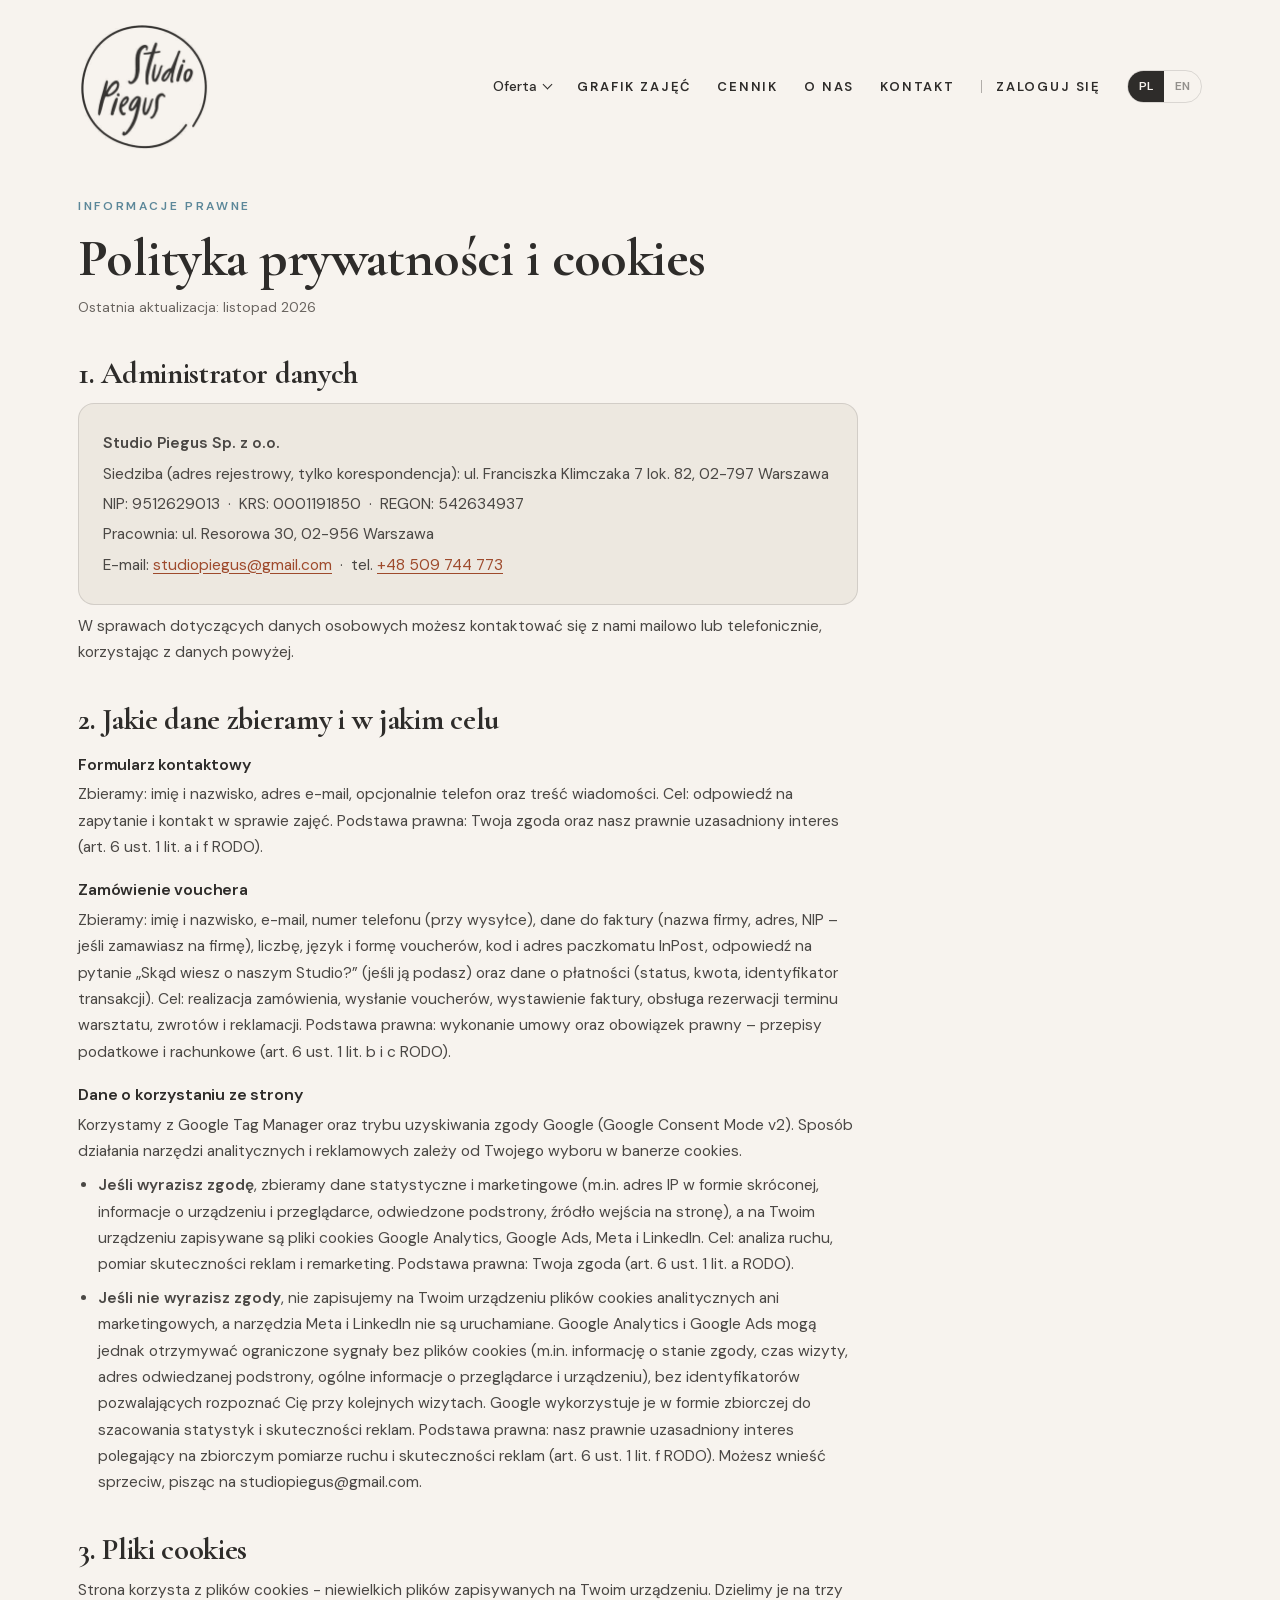
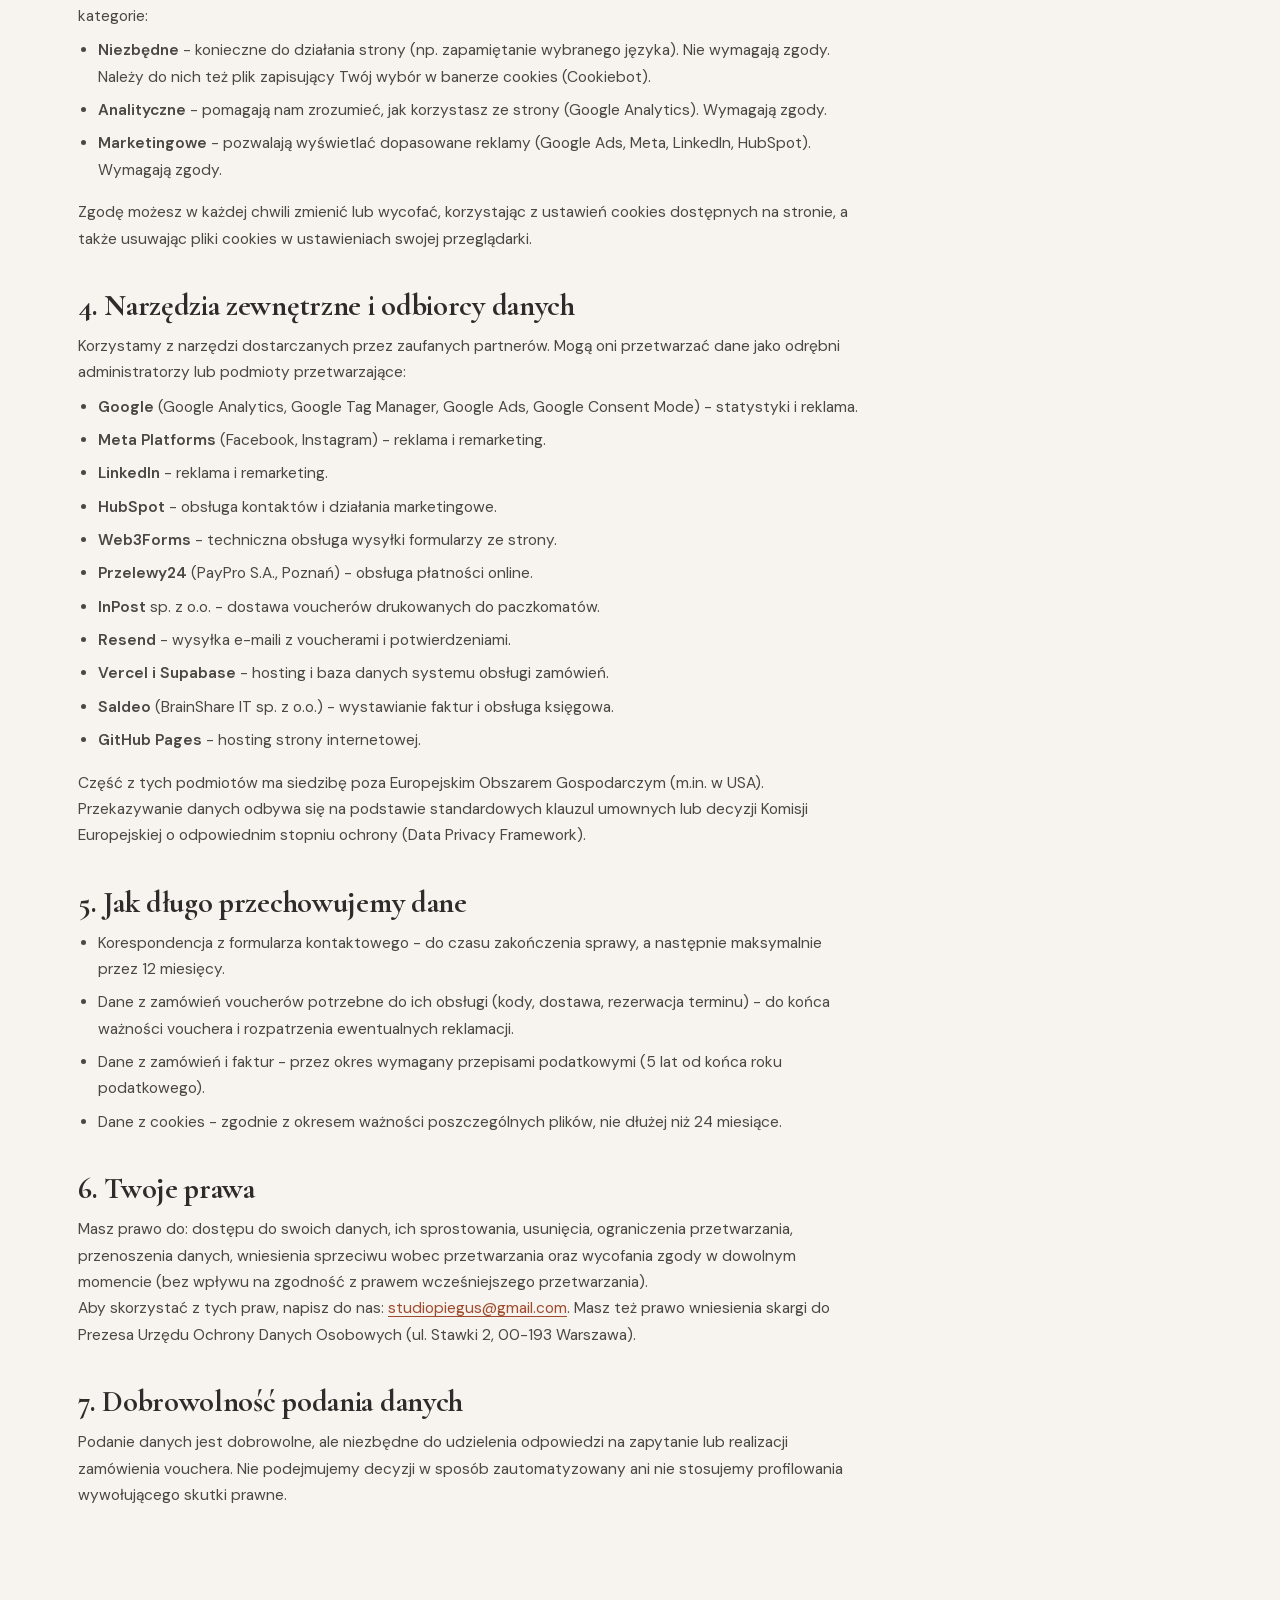
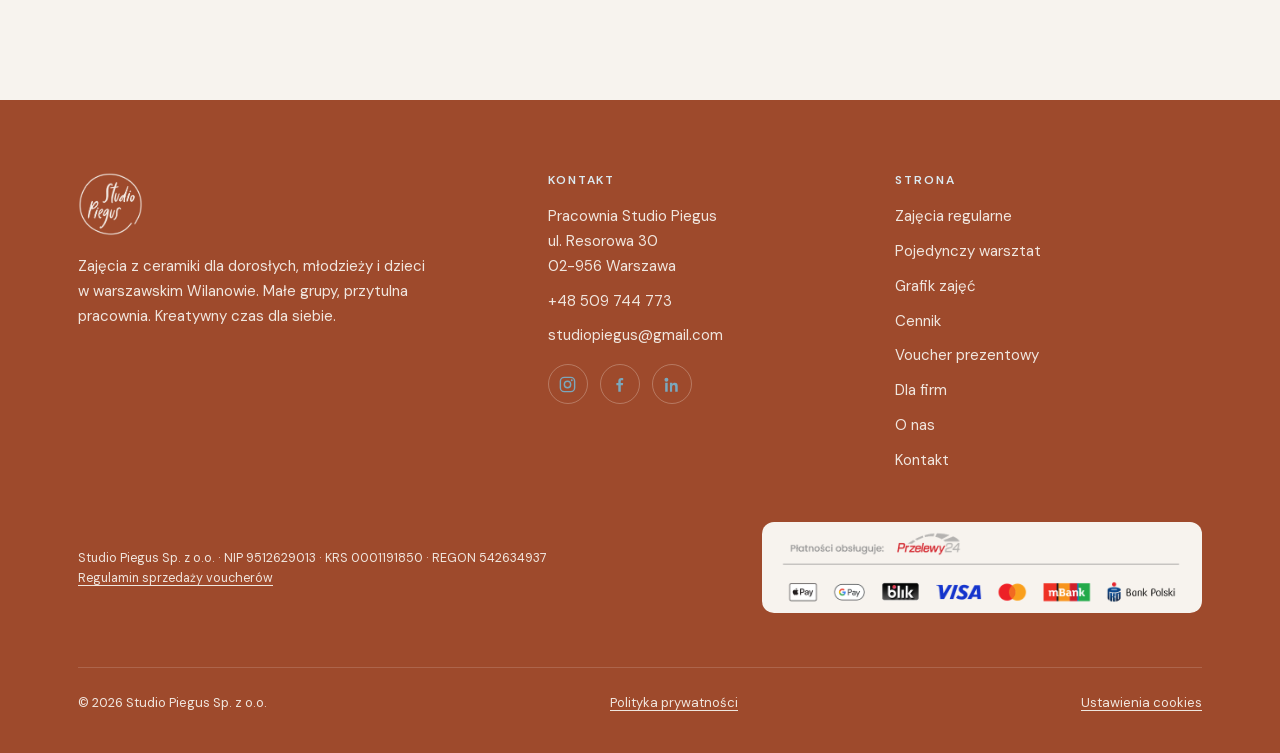
<file: polityka-prywatnosci.html>
<!DOCTYPE html>
<html lang="pl">
<head>
<meta charset="UTF-8">
<meta name="viewport" content="width=device-width, initial-scale=1.0">
<title>Polityka prywatności - Studio Piegus</title>
<meta name="description" content="Polityka prywatności i cookies Studio Piegus Sp. z o.o.">
<meta name="robots" content="noindex, follow">
<link rel="icon" type="image/png" href="img/f9b4173410a0.png">
<link rel="apple-touch-icon" href="img/cef246f17d5a.png">
<link rel="preload" href="/fonts/dm-sans-normal-latin.woff2" as="font" type="font/woff2" crossorigin>
<link rel="preload" href="/fonts/cormorant-garamond-normal-latin.woff2" as="font" type="font/woff2" crossorigin>
<link rel="stylesheet" href="/fonts/fonts.css">
<link rel="preconnect" href="https://consent.cookiebot.com">
<link rel="preconnect" href="https://consentcdn.cookiebot.com">
<style>
  picture{display:contents}
  .sr-only{position:absolute;width:1px;height:1px;padding:0;margin:-1px;overflow:hidden;clip:rect(0,0,0,0);white-space:nowrap;border:0}


:root{
    --bg:#F7F3EE;
    --ink:#2E2C2A;
    --blue:#7BA7BC;
    --blue-deep:#5C8799;
    --clay:#9E4A2C;
    --pink:#C9998F;
    --surface:#EDE8E0;
    --line:rgba(46,44,42,.14);
    --serif:"Cormorant Garamond",Georgia,serif;
    --sans:"DM Sans",system-ui,sans-serif;
    --maxw:1180px;
  }
  *{box-sizing:border-box;margin:0;padding:0}
  html{scroll-behavior:smooth}
  body{
    background:var(--bg);
    color:var(--ink);
    font-family:var(--sans);
    font-size:17px;
    line-height:1.65;
    -webkit-font-smoothing:antialiased;
    overflow-x:hidden;
  }
  .wrap{max-width:var(--maxw);margin:0 auto;padding:0 28px}
  a{color:inherit;text-decoration:none}
  .eyebrow{
    font-family:var(--sans);
    font-size:12px;
    font-weight:600;
    letter-spacing:.22em;
    text-transform:uppercase;
    color:var(--blue-deep);
    display:inline-block;
  }
  h1,h2,h3{font-family:var(--serif);font-weight:500;line-height:1.04;letter-spacing:-.01em}

  /* ---------- speckle / freckle signature ---------- */
  .speck{position:absolute;border-radius:50%;pointer-events:none;will-change:transform,opacity}
  @keyframes settle{from{opacity:0;transform:scale(.2) translateY(-6px)}to{opacity:var(--o);transform:scale(1) translateY(0)}}

  /* ---------- nav ---------- */
  .nav{
    position:fixed;top:0;left:0;right:0;z-index:50;
    transition:background .35s ease, box-shadow .35s ease, padding .35s ease;
    padding:22px 0;
  }
  .nav.solid{background:rgba(247,243,238,.9);backdrop-filter:blur(10px);box-shadow:0 1px 0 var(--line);padding:14px 0}
  .nav-inner{display:flex;align-items:center;gap:28px}
  .brand{display:flex;align-items:center;gap:12px;font-family:var(--serif);font-size:23px;letter-spacing:.01em}
  .brand img{height:48px;width:auto;display:block;flex:none}
  .nav-links{display:flex;gap:26px;margin-left:auto;align-items:center}
  .nav-links a{font-size:14px;font-weight:500;letter-spacing:.01em;position:relative;padding:4px 0}
  .nav-links a::after{content:"";position:absolute;left:0;right:100%;bottom:0;height:1px;background:var(--ink);transition:right .3s ease}
  .nav-links a:hover::after{right:0}
  .lang{display:flex;border:1px solid var(--line);border-radius:999px;overflow:hidden;font-size:12px;font-weight:600;letter-spacing:.08em}
  .lang button{background:none;border:0;padding:6px 11px;cursor:pointer;color:var(--ink);font:inherit;opacity:.5;transition:.2s}
  .lang button.on{background:var(--ink);color:var(--bg);opacity:1}
  .btn{
    display:inline-flex;align-items:center;gap:8px;
    font-family:var(--sans);font-size:14px;font-weight:600;letter-spacing:.01em;
    padding:11px 20px;border-radius:999px;cursor:pointer;border:1px solid var(--ink);
    transition:transform .2s ease, background .2s ease, color .2s ease;
  }
  .btn-fill{background:var(--clay);color:var(--bg);border-color:var(--clay)}
  .btn-fill:hover{transform:translateY(-2px);background:var(--ink);color:var(--bg);border-color:var(--ink)}
  .btn-ghost:hover{background:var(--ink);color:var(--bg)}
  .btn-blue{background:var(--blue);border-color:var(--blue);color:var(--bg)}
  .btn-blue:hover{transform:translateY(-2px);background:var(--blue-deep);border-color:var(--blue-deep)}
  .burger{display:none;margin-left:auto;background:none;border:0;cursor:pointer;flex-direction:column;gap:5px;padding:6px}
  .burger span{width:24px;height:2px;background:var(--ink);display:block;transition:.3s}

  /* ---------- hero ---------- */
  .hero{position:relative;padding:172px 0 96px;overflow:hidden}
  #freckles{position:absolute;inset:0;z-index:0}
  .hero .wrap{position:relative;z-index:2}
  .hero-grid{display:grid;grid-template-columns:1.15fr .85fr;gap:48px;align-items:center}
  .hero h1{font-size:clamp(56px,9vw,116px);margin:14px 0 0}
  .hero h1 em{font-style:italic;color:var(--blue-deep)}
  .hero-sub{font-size:20px;max-width:30ch;margin:26px 0 34px;color:#4a4744}
  .hero-cta{display:flex;gap:14px;flex-wrap:wrap}
  .glaze-card{
    position:relative;border-radius:18px;background:var(--surface);
    border:1px solid var(--line);padding:30px;min-height:340px;
    display:flex;flex-direction:column;justify-content:flex-end;overflow:hidden;
  }
  .glaze-card .cap{position:relative;z-index:2}
  .glaze-card .cap h3{font-size:27px;line-height:1.1}
  .glaze-card .cap p{font-size:14px;color:#56524e;margin-top:8px}
  #glaze-speck{position:absolute;inset:0;z-index:1}

  /* ---------- generic section ---------- */
  .sec{padding:96px 0}
  .sec-head{max-width:62ch;margin-bottom:48px}
  .sec-head h2{font-size:clamp(34px,5vw,52px);margin-top:12px}
  .reveal{opacity:0;transform:translateY(22px);transition:opacity .7s ease,transform .7s ease}
  .reveal.in{opacity:1;transform:none}

  /* ---------- offer tiles ---------- */
  .tiles{display:grid;grid-template-columns:repeat(2,1fr);gap:18px}
  .tile{
    background:var(--surface);border:1px solid var(--line);border-radius:16px;
    padding:34px 30px 28px;transition:transform .3s ease,box-shadow .3s ease;
    position:relative;overflow:hidden;
  }
  .tile:hover{transform:translateY(-4px);box-shadow:0 18px 40px -28px rgba(46,44,42,.5)}
  .tile .dotcluster{position:absolute;top:18px;right:18px;width:54px;height:54px;opacity:.85}
  .tile h3{font-size:30px;margin-bottom:10px;padding-right:50px}
  .tile p{font-size:15.5px;color:#56524e;max-width:34ch}
  .tile .more{display:inline-flex;align-items:center;gap:7px;margin-top:22px;font-size:13px;font-weight:600;letter-spacing:.04em;text-transform:uppercase}
  .tile .more svg{transition:transform .25s ease}
  .tile:hover .more svg{transform:translateX(5px)}

  /* ---------- voucher band ---------- */
  .voucher{background:var(--clay);color:var(--bg);border-radius:22px;padding:64px 56px;position:relative;overflow:hidden}
  #voucher-speck{position:absolute;inset:0;opacity:.55}
  .voucher .v-inner{position:relative;z-index:2;display:grid;grid-template-columns:1.3fr .7fr;gap:40px;align-items:center}
  .voucher .eyebrow{color:var(--blue)}
  .voucher h2{font-size:clamp(32px,4.5vw,50px);color:var(--bg);margin:12px 0 16px}
  .voucher p{color:rgba(247,243,238,.78);max-width:46ch}
  .voucher .v-cta{display:flex;justify-content:flex-end}
  @media(max-width:760px){.voucher .v-cta{justify-content:flex-start}}

  /* ---------- about ---------- */
  .about-grid{display:grid;grid-template-columns:.9fr 1.1fr;gap:56px;align-items:center}
  .about-grid h2{font-size:clamp(32px,4.5vw,50px);margin:14px 0 20px}
  .about-grid p{color:#4a4744;margin-bottom:16px;max-width:50ch}
  .about-link{display:inline-flex;align-items:center;gap:8px;margin-top:8px;font-weight:600;font-size:14px;border-bottom:1px solid var(--ink);padding-bottom:3px}

  /* ---------- photo placeholders ---------- */
  .ph{
    position:relative;background:var(--surface);border:1px solid var(--line);border-radius:14px;
    overflow:hidden;display:flex;align-items:center;justify-content:center;
  }
  .ph .ph-speck{position:absolute;inset:0;opacity:.5}
  .ph .ph-label{position:relative;z-index:2;text-align:center;color:#7a756f;padding:18px}
  .ph .ph-label .tag{font-size:11px;font-weight:600;letter-spacing:.16em;text-transform:uppercase;color:var(--blue-deep);display:block;margin-bottom:6px}
  .ph .ph-label .what{font-family:var(--serif);font-size:20px;color:#5b5650}
  .gallery{display:grid;grid-template-columns:1.4fr 1fr;grid-template-rows:200px 200px;gap:16px}
  .gallery .ph:nth-child(1){grid-row:1 / span 2}

  /* ---------- corporate teaser ---------- */
  .corp{background:linear-gradient(180deg,var(--surface),var(--bg));border-radius:22px;border:1px solid var(--line);padding:60px 56px;text-align:center}
  .corp .eyebrow{color:var(--clay)}
  .corp h2{font-size:clamp(32px,4.5vw,52px);margin:14px auto 16px;max-width:18ch}
  .corp p{color:#4a4744;max-width:50ch;margin:0 auto 30px}

  /* ---------- footer ---------- */
  footer{background:var(--clay);color:var(--bg);margin-top:96px;padding:72px 0 40px}
  .foot-grid{display:grid;grid-template-columns:1.4fr 1fr 1fr;gap:40px}
  footer .brand{color:var(--bg)}
  footer .brand img{height:64px}
  .foot-desc{color:rgba(247,243,238,.92);font-size:15px;max-width:32ch;margin-top:18px}
  .foot-col h2{font-family:var(--sans);font-size:12px;font-weight:600;line-height:normal;letter-spacing:.16em;text-transform:uppercase;color:#DCEAF1;margin:0 0 16px}
  .foot-col a,.foot-col p{display:block;color:rgba(247,243,238,.92);font-size:15px;margin-bottom:10px;transition:color .2s}
  .foot-col a:hover{color:var(--bg)}
  .foot-bottom{display:flex;justify-content:space-between;align-items:center;gap:20px;flex-wrap:wrap;margin-top:54px;padding-top:24px;border-top:1px solid rgba(247,243,238,.16);font-size:13px;color:rgba(247,243,238,.92)}
  footer .lang{border-color:rgba(247,243,238,.3)}
  footer .lang button{color:rgba(247,243,238,.92)}
  footer .lang button.on{background:var(--bg);color:var(--ink);opacity:1}

  /* ---------- responsive ---------- */
  @media(max-width:920px){
    .hero-grid{grid-template-columns:1fr;gap:32px}
    .glaze-card{min-height:240px}
    .about-grid{grid-template-columns:1fr;gap:32px}
    .voucher .v-inner{grid-template-columns:1fr;gap:24px}
  }
  @media(max-width:760px){
    body{font-size:16px}
    .nav-links{display:none}
    .nav-links.open{display:flex;position:absolute;top:100%;left:0;right:0;flex-direction:column;background:var(--bg);padding:22px 28px;gap:18px;box-shadow:0 12px 30px -20px rgba(0,0,0,.4);margin-left:0}
    .nav-links.open .lang{margin-top:8px}
    .burger{display:flex}
    .tiles{grid-template-columns:1fr}
    .voucher,.corp{padding:44px 28px}
    .gallery{grid-template-columns:1fr;grid-template-rows:none}
    .gallery .ph{height:200px}
    .gallery .ph:nth-child(1){grid-row:auto}
    .foot-grid{grid-template-columns:1fr;gap:32px}
    .sec{padding:68px 0}
  }
  @media(prefers-reduced-motion:reduce){
    *{animation:none!important;transition:none!important;scroll-behavior:auto!important}
    .reveal{opacity:1;transform:none}
  }

/* ---------- page: kontakt ---------- */
.nav-links a.active::after{right:0}

.pagehead{position:relative;padding:150px 0 56px;overflow:hidden}
#freckles{position:absolute;inset:0;z-index:0}
.pagehead .wrap{position:relative;z-index:2}
.pagehead h1{font-size:clamp(44px,7vw,84px);margin:14px 0 0}
.pagehead h1 em{font-style:italic;color:var(--blue-deep)}
.pagehead .lead{font-size:19px;max-width:52ch;margin:22px 0 0;color:#4a4744}

.contact-grid{display:grid;grid-template-columns:1.3fr .7fr;gap:40px;align-items:start;padding-bottom:24px}

.formcard{background:var(--surface);border:1px solid var(--line);border-radius:18px;padding:36px;position:relative;overflow:hidden}
.fc-speck{position:absolute;inset:0;opacity:.32}
.form-inner{position:relative;z-index:2}
.field{margin-bottom:18px}
.field label{display:block;font-size:11px;font-weight:600;letter-spacing:.14em;text-transform:uppercase;color:var(--blue-deep);margin-bottom:7px}
.field input,.field select,.field textarea{width:100%;font-family:var(--sans);font-size:15px;color:var(--ink);background:var(--bg);border:1px solid var(--line);border-radius:10px;padding:12px 14px;transition:border-color .2s ease,box-shadow .2s ease}
.field textarea{min-height:118px;resize:vertical}
.field input:focus,.field select:focus,.field textarea:focus{outline:none;border-color:var(--blue);box-shadow:0 0 0 3px rgba(123,167,188,.22)}
.field .err{border-color:var(--clay);box-shadow:0 0 0 3px rgba(196,113,74,.16)}
.field-row{display:grid;grid-template-columns:1fr 1fr;gap:16px}
.consent{display:flex;gap:10px;align-items:flex-start;margin:4px 0 22px;font-size:13px;color:#56524e;line-height:1.5;cursor:pointer}
.consent input{margin-top:2px;flex:none;width:17px;height:17px;accent-color:var(--blue-deep)}
.consent.err-consent span{color:var(--clay)}
.note{font-size:12px;color:#7a756f;margin-top:12px}
.form-msg{display:none;text-align:center;padding:30px 10px}
.form-msg.show{display:block}
.form-msg .ok{width:54px;height:54px;border-radius:50%;background:var(--blue);display:flex;align-items:center;justify-content:center;margin:0 auto 16px}
.form-msg h3{font-family:var(--serif);font-weight:500;font-size:30px;margin-bottom:8px}
.form-msg p{color:#56524e;max-width:38ch;margin:0 auto}

.info-card{background:var(--ink);color:var(--bg);border-radius:18px;padding:34px;position:relative;overflow:hidden}
.info-card .ic-speck{position:absolute;inset:0;opacity:.5}
.info-card .ic-in{position:relative;z-index:2}
.info-card h3{font-family:var(--serif);font-weight:500;font-size:25px;margin-bottom:22px;color:var(--bg)}
.info-row{margin-bottom:18px}
.info-row .lbl{font-size:11px;font-weight:600;letter-spacing:.14em;text-transform:uppercase;color:var(--blue);margin-bottom:5px}
.info-row a,.info-row p{color:rgba(247,243,238,.92);font-size:16px;line-height:1.5}
.info-row a{transition:color .2s ease}
.info-row a:hover{color:var(--bg);text-decoration:underline}
.info-tip{margin-top:24px;padding-top:20px;border-top:1px solid rgba(247,243,238,.18);font-size:14px;color:rgba(247,243,238,.7);line-height:1.55}

.map-sec{padding:8px 0 0}
.map-head{margin-bottom:24px}
.map-head h2{font-size:clamp(30px,4.4vw,46px);margin-top:12px}
.map-wrap{border:1px solid var(--line);border-radius:18px;overflow:hidden;background:var(--surface)}
.map-wrap iframe{width:100%;height:420px;border:0;display:block;filter:saturate(.92) contrast(.98)}
.map-cap{display:flex;justify-content:space-between;align-items:center;gap:16px;flex-wrap:wrap;padding:18px 22px;border-top:1px solid var(--line);background:var(--surface)}
.map-cap p{font-size:15px;color:#4a4744}
.map-open{display:inline-flex;align-items:center;gap:8px;font-weight:600;font-size:14px;border-bottom:1px solid var(--ink);padding-bottom:3px}

@media(max-width:920px){
  .contact-grid{grid-template-columns:1fr;gap:28px}
}
@media(max-width:760px){
  .pagehead{padding:128px 0 40px}
  .formcard{padding:26px}
  .field-row{grid-template-columns:1fr}
  .map-wrap iframe{height:320px}
}

  /* ---- unified menu (uppercase / 2x logo / language chip) ---- */
  .nav-links a{text-transform:uppercase;letter-spacing:.14em;font-size:13px;font-weight:600}
  .nav .brand img{height:129px}
  .nav.solid .brand img{height:98px}
  @media(max-width:760px){ .nav .brand img{height:87px} .nav.solid .brand img{height:76px} }
  body.foto .lang{border-width:2px;border-color:rgba(46,44,42,.5);background:rgba(30,26,24,.6)}
  body.foto .lang button{color:#fff;background:transparent;opacity:.82}
  body.foto .lang button.on{background:rgba(247,243,238,.26);color:#fff;opacity:1}

  /* ---- social icons + monochrome map ---- */
  .socials{display:flex;gap:12px;margin-top:16px}
  .socials a{display:inline-flex;align-items:center;justify-content:center;width:40px;height:40px;border-radius:999px;border:1px solid var(--line);color:var(--blue-deep);transition:background .2s ease,color .2s ease,border-color .2s ease}
  .socials a:hover{color:var(--bg);background:var(--blue-deep);border-color:var(--blue-deep)}
  .socials-dark a{border-color:rgba(247,243,238,.28);color:var(--blue)}
  .socials-dark a:hover{color:var(--ink);background:var(--blue);border-color:var(--blue)}
  iframe[title="Mapa - Studio Piegus"]{filter:grayscale(1) contrast(1.02)}
  .speck{display:none}

  /* ---- location card (map) ---- */
  .map-card{position:relative;display:flex;align-items:center;gap:22px;min-height:340px;padding:40px;border-radius:16px;overflow:hidden;background:linear-gradient(135deg,#5C8799,#7BA7BC);color:#F7F3EE;text-decoration:none;box-shadow:0 26px 54px -30px rgba(46,44,42,.5)}
  .map-card .mc-grid{position:absolute;inset:0;background-image:linear-gradient(rgba(247,243,238,.16) 1px,transparent 1px),linear-gradient(90deg,rgba(247,243,238,.16) 1px,transparent 1px);background-size:40px 40px;opacity:.55}
  .map-card .mc-pin{position:relative;z-index:1;display:inline-flex;align-items:center;justify-content:center;width:66px;height:66px;border-radius:999px;background:rgba(247,243,238,.16);flex:none}
  .map-card .mc-txt{position:relative;z-index:1;display:flex;flex-direction:column;gap:6px}
  .map-card .mc-txt b{font-family:var(--serif);font-weight:700;font-size:26px;line-height:1.1}
  .map-card .mc-txt span{font-family:var(--sans);font-size:14px;opacity:.86}
  .map-card:hover{filter:brightness(1.05)}

  h1,h2,h3,h4{font-family:var(--serif);font-weight:700}
  h1 em,h2 em,h3 em{color:var(--clay);font-style:italic}

  /* ---- hero full-screen (photo) ---- */
  .hero-full{min-height:100svh;display:flex;align-items:center;padding:132px 0 44px;overflow:hidden;position:relative}
  .hero-full .hero-bg{position:absolute;inset:0;width:100%;height:100%;object-fit:cover;z-index:0}
  .hero-full .hero-scrim{position:absolute;inset:0;z-index:1;background:linear-gradient(90deg,rgba(26,22,20,.66) 0%,rgba(26,22,20,.34) 46%,rgba(26,22,20,.08) 100%),linear-gradient(180deg,rgba(26,22,20,.5) 0%,rgba(26,22,20,0) 30%,rgba(26,22,20,0) 68%,rgba(26,22,20,.34) 100%)}
  .hero-full .wrap{position:relative;z-index:2;width:100%}
  .hero-full .hero-inner{max-width:640px}
  .hero-full h1{color:#F7F3EE;margin:0;font-weight:700;text-shadow:0 2px 20px rgba(20,16,14,.4)}
  .hero-full h1 em{color:#F7F3EE}
  .hero-full .lead{color:rgba(247,243,238,.92);max-width:46ch}
  body.foto .nav:not(.solid) .brand img{filter:brightness(0) invert(1)}
  body.foto .nav:not(.solid) .burger span{background:#F7F3EE}
  @media(min-width:761px){
    body.foto .nav:not(.solid) .nav-links a{color:#F7F3EE}
    body.foto .nav:not(.solid) .nav-links a::after{background:#F7F3EE}
  }

  @media(max-height:560px){ .nav .brand img,.nav.solid .brand img{height:52px} .hero-full{padding-top:92px} .hero-full h1{font-size:clamp(28px,5.5vw,44px)} .hero-full .hero-sub{font-size:15px} }

  .map-frame{width:100%;height:440px;border:0;border-radius:16px;display:block;box-shadow:0 26px 54px -30px rgba(46,44,42,.5)}

  /* mobile open-menu: dark text on cream dropdown */
  body.foto .nav .nav-links.open a{color:var(--ink)}
  body.foto .nav .nav-links.open .lang{border-color:rgba(46,44,42,.35);background:transparent}
  body.foto .nav .nav-links.open .lang button{color:var(--ink);opacity:.7}
  body.foto .nav .nav-links.open .lang button.on{background:var(--ink);color:var(--bg);opacity:1}

  /* password gate */

  

  

  
  
  html

  

  

  

  

  
  .voucher .btn-fill{border-color:#F7F3EE}
  .voucher .btn-fill:hover{border-color:#F7F3EE}

  .legal{max-width:780px}
  .top-sec{padding-top:190px} @media(max-width:760px){ .top-sec{padding-top:132px} }
  .legal h2{font-family:var(--serif);font-weight:700;font-size:clamp(22px,3vw,30px);color:var(--ink);margin:38px 0 12px}
  .legal h3{font-family:var(--sans);font-weight:600;font-size:16px;color:var(--ink);margin:22px 0 8px}
  .legal p,.legal li{color:#4a4744;line-height:1.7;font-size:15.5px}
  .legal ul{padding-left:20px;margin:8px 0 16px}
  .legal li{margin-bottom:7px}
  .legal .meta{font-size:14px;color:#6a6560;margin-bottom:6px}
  .legal .card{background:var(--surface);border:1px solid var(--line);border-radius:16px;padding:22px 24px;margin:14px 0 8px}
  .legal .card p{margin:4px 0}
  .legal a{color:var(--clay);text-decoration:underline;text-underline-offset:3px}

  .nav-login{font-weight:700}
  .nav-login::before{content:"";display:inline-block;width:1px;height:13px;background:currentColor;opacity:.35;margin-right:14px;vertical-align:-2px}
  .nav-links.open .nav-login::before{display:none}
  @media(min-width:761px) and (max-width:1199px){
    .nav-links{display:none}
    .nav-links.open{display:flex;position:absolute;top:100%;left:0;right:0;flex-direction:column;background:var(--bg);padding:22px 28px;gap:18px;box-shadow:0 12px 30px -20px rgba(0,0,0,.4);margin-left:0}
    .nav-links.open .lang{margin-top:8px}
    .burger{display:flex}
  }
  footer .foot-bottom .lang button.on{background:rgba(46,44,42,.3);color:#fff}

  /* ---- menu „Oferta” (rozwijane po kliknięciu) ---- */
  .dd{position:relative;display:flex;align-items:center}
  .dd-t{font:inherit;font-size:14px;font-weight:500;letter-spacing:.01em;color:inherit;background:none;border:0;padding:4px 0;cursor:pointer;display:inline-flex;align-items:center;gap:7px;white-space:nowrap}
  .dd-t::after{content:"";width:6px;height:6px;border-right:1.5px solid currentColor;border-bottom:1.5px solid currentColor;transform:translateY(-2px) rotate(45deg);transition:transform .2s}
  .dd.open .dd-t::after{transform:translateY(1px) rotate(225deg)}
  .dd-m{display:none;position:absolute;top:100%;left:-22px;margin-top:var(--dd-gap,24px);min-width:250px;padding:18px 22px 20px;background:rgba(247,243,238,.98);box-shadow:0 18px 30px -22px rgba(0,0,0,.45);border-radius:0 0 12px 12px;flex-direction:column;gap:15px}
  .dd.open .dd-m{display:flex}
  .nav .dd-m a{color:var(--ink)!important;text-shadow:none!important;white-space:nowrap}
  .nav.solid{--dd-gap:17px}
  body.foto .nav-links .dd-t{text-transform:uppercase;letter-spacing:.14em;font-size:13px;font-weight:600}
  body.foto .nav:not(.solid):not(.dd-on) .dd-t{color:#F7F3EE;text-shadow:0 1px 7px rgba(20,16,14,.55)}
  .nav.dd-on{background:rgba(247,243,238,.98);box-shadow:0 1px 0 var(--line)}
  body.foto .nav.dd-on .nav-links a,body.foto .nav.dd-on .dd-t{color:var(--ink)!important;text-shadow:none!important}
  body.foto .nav.dd-on .nav-links a::after{background:var(--ink)}
  body.foto .nav.dd-on .brand img{filter:none}
  body.foto .nav.dd-on .lang{border-color:rgba(46,44,42,.5);background:rgba(30,26,24,.6)}
  .nav.dd-fast,.nav.dd-fast *{transition-duration:.08s!important}
  .nav-links.open .dd{flex-direction:column;align-items:center}
  .nav-links.open .dd-t{color:var(--ink)!important;text-shadow:none!important}
  .nav-links.open .dd-m{position:static;margin:12px 0 2px;padding:12px 0 4px;min-width:0;width:240px;max-width:100%;background:none;box-shadow:none;border-radius:0;border-top:1px solid var(--line);border-bottom:1px solid var(--line);align-items:center;gap:14px}
  .nav-links.open .dd-m a{font-size:12px!important;opacity:.85}
  body.foto .nav .nav-links.open > a{text-shadow:none!important}
</style>
<!-- Google Consent Mode v2: stan domyślny (odmowa) przed Cookiebot -->
<script data-cookieconsent="ignore">
window.dataLayer=window.dataLayer||[];function gtag(){dataLayer.push(arguments);}
gtag("consent","default",{ad_personalization:"denied",ad_storage:"denied",ad_user_data:"denied",analytics_storage:"denied",functionality_storage:"denied",personalization_storage:"denied",security_storage:"granted",wait_for_update:500});
gtag("set","ads_data_redaction",true);
</script>
<!-- Cookiebot CMP -->
<script id="Cookiebot" src="https://consent.cookiebot.com/uc.js" data-cbid="6dd742f5-c25e-4cb3-8c5d-858dd533b174" data-blockingmode="auto" type="text/javascript"></script>
<!-- End Cookiebot CMP -->
<!-- Google Tag Manager -->
<script data-cookieconsent="ignore">(function(w,d,s,l,i){w[l]=w[l]||[];w[l].push({'gtm.start':
new Date().getTime(),event:'gtm.js'});var f=d.getElementsByTagName(s)[0],
j=d.createElement(s),dl=l!='dataLayer'?'&l='+l:'';j.async=true;j.src=
'https://www.googletagmanager.com/gtm.js?id='+i+dl;f.parentNode.insertBefore(j,f);
})(window,document,'script','dataLayer','GTM-K9HF6BFL');</script>
<!-- End Google Tag Manager -->
<script type="application/ld+json">
{
  "@context": "https://schema.org",
  "@type": "LocalBusiness",
  "@id": "https://studiopiegus.pl/#studio",
  "name": "Studio Piegus",
  "url": "https://studiopiegus.pl/",
  "logo": "https://studiopiegus.pl/img/0037b320eb11.png",
  "sameAs": [
    "https://www.instagram.com/studio.piegus",
    "https://www.facebook.com/Studio.Piegus/",
    "https://www.linkedin.com/company/studio-piegus",
    "https://maps.google.com/?cid=1410846500208917893"
  ]
}
</script>
</head>
<body>
<!-- Google Tag Manager (noscript) -->
<noscript><iframe src="https://www.googletagmanager.com/ns.html?id=GTM-K9HF6BFL"
height="0" width="0" style="display:none;visibility:hidden"></iframe></noscript>
<!-- End Google Tag Manager (noscript) -->
<nav class="nav" id="nav">
  <div class="wrap nav-inner">
    <a href="/" class="brand" aria-label="Studio Piegus - strona główna">
      <img src="img/0037b320eb11.png" alt="Studio Piegus" width="313" height="306">
    </a>
    <button class="burger" id="burger" aria-label="Menu"><span></span><span></span><span></span></button>
    <div class="nav-links" id="navlinks">
      <div class="dd" id="ddOferta">
        <button type="button" class="dd-t" aria-expanded="false" aria-controls="ddOfertaMenu" data-pl="Oferta" data-en="Offer">Oferta</button>
        <div class="dd-m" id="ddOfertaMenu">
          <a href="zajecia.html" data-pl="Zajęcia regularne" data-en="Regular classes">Zajęcia regularne</a>
          <a href="warsztaty.html" data-pl="Pojedynczy warsztat" data-en="Single workshop">Pojedynczy warsztat</a>
          <a href="dla-firm.html" data-pl="Warsztaty dla firm" data-en="Corporate workshops">Warsztaty dla firm</a>
          <a href="voucher.html" data-pl="Voucher prezentowy" data-en="Gift voucher">Voucher prezentowy</a>
        </div>
      </div>
      <a href="zajecia.html#harmonogram" data-pl="Grafik zajęć" data-en="Timetable">Grafik zajęć</a>
      <a href="cennik.html" data-pl="Cennik" data-en="Pricing">Cennik</a>
      <a href="o-nas.html" data-pl="O nas" data-en="About">O nas</a>
      <a href="kontakt.html" data-pl="Kontakt" data-en="Contact">Kontakt</a>
      <a href="https://clayboard.studiopiegus.pl/" class="nav-login" target="_blank" rel="noopener" data-pl="Zaloguj się" data-en="Log in">Zaloguj się</a>
      <div class="lang" role="group" aria-label="Język">
        <button class="on" data-lang="pl">PL</button>
        <button data-lang="en">EN</button>
      </div>
    </div>
  </div>
</nav>

<main>
  <section class="sec top-sec">
    <div class="wrap">
      <div class="legal">
        <span class="eyebrow" data-pl="Informacje prawne" data-en="Legal">Informacje prawne</span>
        <h1 style="font-family:var(--serif);font-weight:700;font-size:clamp(34px,5vw,54px);margin:12px 0 10px;color:var(--ink)" data-pl="Polityka prywatności i cookies" data-en="Privacy &amp; cookie policy">Polityka prywatności i cookies</h1>
        <p class="meta" data-pl="Ostatnia aktualizacja: listopad 2026" data-en="Last updated: November 2026">Ostatnia aktualizacja: listopad 2026</p>

        <h2 data-pl="1. Administrator danych" data-en="1. Data controller">1. Administrator danych</h2>
        <div class="card">
          <p><b>Studio Piegus Sp. z o.o.</b></p>
          <p data-pl="Siedziba (adres rejestrowy, tylko korespondencja): ul. Franciszka Klimczaka 7 lok. 82, 02-797 Warszawa" data-en="Registered office (correspondence only): ul. Franciszka Klimczaka 7 lok. 82, 02-797 Warsaw">Siedziba (adres rejestrowy, tylko korespondencja): ul. Franciszka Klimczaka 7 lok. 82, 02-797 Warszawa</p>
          <p>NIP: 9512629013 &nbsp;·&nbsp; KRS: 0001191850 &nbsp;·&nbsp; REGON: 542634937</p>
          <p data-pl="Pracownia: ul. Resorowa 30, 02-956 Warszawa" data-en="Studio: ul. Resorowa 30, 02-956 Warsaw">Pracownia: ul. Resorowa 30, 02-956 Warszawa</p>
          <p>E-mail: <a href="mailto:studiopiegus@gmail.com">studiopiegus@gmail.com</a> &nbsp;·&nbsp; tel. <a href="tel:+48509744773">+48 509 744 773</a></p>
        </div>
        <p data-pl="W sprawach dotyczących danych osobowych możesz kontaktować się z nami mailowo lub telefonicznie, korzystając z danych powyżej." data-en="For any matters concerning personal data, you can contact us by e-mail or phone using the details above.">W sprawach dotyczących danych osobowych możesz kontaktować się z nami mailowo lub telefonicznie, korzystając z danych powyżej.</p>

        <h2 data-pl="2. Jakie dane zbieramy i w jakim celu" data-en="2. What data we collect and why">2. Jakie dane zbieramy i w jakim celu</h2>
        <h3 data-pl="Formularz kontaktowy" data-en="Contact form">Formularz kontaktowy</h3>
        <p data-pl="Zbieramy: imię i nazwisko, adres e-mail, opcjonalnie telefon oraz treść wiadomości. Cel: odpowiedź na zapytanie i kontakt w sprawie zajęć. Podstawa prawna: Twoja zgoda oraz nasz prawnie uzasadniony interes (art. 6 ust. 1 lit. a i f RODO)." data-en="We collect: name, e-mail address, optionally phone number and your message. Purpose: replying to your enquiry and contacting you about classes. Legal basis: your consent and our legitimate interest (Art. 6(1)(a) and (f) GDPR).">Zbieramy: imię i nazwisko, adres e-mail, opcjonalnie telefon oraz treść wiadomości. Cel: odpowiedź na zapytanie i kontakt w sprawie zajęć. Podstawa prawna: Twoja zgoda oraz nasz prawnie uzasadniony interes (art. 6 ust. 1 lit. a i f RODO).</p>
        <h3 data-pl="Zamówienie vouchera" data-en="Voucher order">Zamówienie vouchera</h3>
        <p data-pl="Zbieramy: imię i nazwisko, e-mail, numer telefonu (przy wysyłce), dane do faktury (nazwa firmy, adres, NIP – jeśli zamawiasz na firmę), liczbę, język i formę voucherów, kod i adres paczkomatu InPost, odpowiedź na pytanie „Skąd wiesz o naszym Studio?” (jeśli ją podasz) oraz dane o płatności (status, kwota, identyfikator transakcji). Cel: realizacja zamówienia, wysłanie voucherów, wystawienie faktury, obsługa rezerwacji terminu warsztatu, zwrotów i reklamacji. Podstawa prawna: wykonanie umowy oraz obowiązek prawny – przepisy podatkowe i rachunkowe (art. 6 ust. 1 lit. b i c RODO)." data-en="We collect: name, e-mail, phone number (for delivery), invoice details (company name, address, tax ID – if ordering for a company), the number, language and format of vouchers, the InPost parcel locker code and address, your answer to “How did you hear about us?” (if provided) and payment data (status, amount, transaction ID). Purpose: fulfilling the order, sending the vouchers, issuing an invoice, handling workshop bookings, refunds and complaints. Legal basis: performance of a contract and legal obligation – tax and accounting law (Art. 6(1)(b) and (c) GDPR).">Zbieramy: imię i nazwisko, e-mail, numer telefonu (przy wysyłce), dane do faktury (nazwa firmy, adres, NIP – jeśli zamawiasz na firmę), liczbę, język i formę voucherów, kod i adres paczkomatu InPost, odpowiedź na pytanie „Skąd wiesz o naszym Studio?” (jeśli ją podasz) oraz dane o płatności (status, kwota, identyfikator transakcji). Cel: realizacja zamówienia, wysłanie voucherów, wystawienie faktury, obsługa rezerwacji terminu warsztatu, zwrotów i reklamacji. Podstawa prawna: wykonanie umowy oraz obowiązek prawny – przepisy podatkowe i rachunkowe (art. 6 ust. 1 lit. b i c RODO).</p>
        <h3 data-pl="Dane o korzystaniu ze strony" data-en="Website usage data">Dane o korzystaniu ze strony</h3>
        <p data-pl="Korzystamy z Google Tag Manager oraz trybu uzyskiwania zgody Google (Google Consent Mode v2). Sposób działania narzędzi analitycznych i reklamowych zależy od Twojego wyboru w banerze cookies." data-en="We use Google Tag Manager and Google Consent Mode v2. How our analytics and advertising tools work depends on your choice in the cookie banner.">Korzystamy z Google Tag Manager oraz trybu uzyskiwania zgody Google (Google Consent Mode v2). Sposób działania narzędzi analitycznych i reklamowych zależy od Twojego wyboru w banerze cookies.</p>
        <ul>
          <li data-pl="<b>Jeśli wyrazisz zgodę</b>, zbieramy dane statystyczne i marketingowe (m.in. adres IP w formie skróconej, informacje o urządzeniu i przeglądarce, odwiedzone podstrony, źródło wejścia na stronę), a na Twoim urządzeniu zapisywane są pliki cookies Google Analytics, Google Ads, Meta i LinkedIn. Cel: analiza ruchu, pomiar skuteczności reklam i remarketing. Podstawa prawna: Twoja zgoda (art. 6 ust. 1 lit. a RODO)." data-en="<b>If you give consent</b>, we collect statistical and marketing data (including truncated IP address, device and browser information, pages visited and how you arrived at the site), and Google Analytics, Google Ads, Meta and LinkedIn cookies are stored on your device. Purpose: traffic analysis, measuring ad performance and remarketing. Legal basis: your consent (Art. 6(1)(a) GDPR)."><b>Jeśli wyrazisz zgodę</b>, zbieramy dane statystyczne i marketingowe (m.in. adres IP w formie skróconej, informacje o urządzeniu i przeglądarce, odwiedzone podstrony, źródło wejścia na stronę), a na Twoim urządzeniu zapisywane są pliki cookies Google Analytics, Google Ads, Meta i LinkedIn. Cel: analiza ruchu, pomiar skuteczności reklam i remarketing. Podstawa prawna: Twoja zgoda (art. 6 ust. 1 lit. a RODO).</li>
          <li data-pl="<b>Jeśli nie wyrazisz zgody</b>, nie zapisujemy na Twoim urządzeniu plików cookies analitycznych ani marketingowych, a narzędzia Meta i LinkedIn nie są uruchamiane. Google Analytics i Google Ads mogą jednak otrzymywać ograniczone sygnały bez plików cookies (m.in. informację o stanie zgody, czas wizyty, adres odwiedzanej podstrony, ogólne informacje o przeglądarce i urządzeniu), bez identyfikatorów pozwalających rozpoznać Cię przy kolejnych wizytach. Google wykorzystuje je w formie zbiorczej do szacowania statystyk i skuteczności reklam. Podstawa prawna: nasz prawnie uzasadniony interes polegający na zbiorczym pomiarze ruchu i skuteczności reklam (art. 6 ust. 1 lit. f RODO). Możesz wnieść sprzeciw, pisząc na studiopiegus@gmail.com." data-en="<b>If you do not give consent</b>, no analytics or marketing cookies are stored on your device, and the Meta and LinkedIn tools are not loaded. However, Google Analytics and Google Ads may receive limited cookieless signals (including your consent status, the time of the visit, the address of the page visited, and general browser and device information), without identifiers that would allow you to be recognised on later visits. Google uses them in aggregated form to estimate statistics and ad performance. Legal basis: our legitimate interest in aggregated measurement of traffic and ad performance (Art. 6(1)(f) GDPR). You can object by writing to studiopiegus@gmail.com."><b>Jeśli nie wyrazisz zgody</b>, nie zapisujemy na Twoim urządzeniu plików cookies analitycznych ani marketingowych, a narzędzia Meta i LinkedIn nie są uruchamiane. Google Analytics i Google Ads mogą jednak otrzymywać ograniczone sygnały bez plików cookies (m.in. informację o stanie zgody, czas wizyty, adres odwiedzanej podstrony, ogólne informacje o przeglądarce i urządzeniu), bez identyfikatorów pozwalających rozpoznać Cię przy kolejnych wizytach. Google wykorzystuje je w formie zbiorczej do szacowania statystyk i skuteczności reklam. Podstawa prawna: nasz prawnie uzasadniony interes polegający na zbiorczym pomiarze ruchu i skuteczności reklam (art. 6 ust. 1 lit. f RODO). Możesz wnieść sprzeciw, pisząc na studiopiegus@gmail.com.</li>
        </ul>

        <h2 data-pl="3. Pliki cookies" data-en="3. Cookies">3. Pliki cookies</h2>
        <p data-pl="Strona korzysta z plików cookies - niewielkich plików zapisywanych na Twoim urządzeniu. Dzielimy je na trzy kategorie:" data-en="This website uses cookies - small files stored on your device. We divide them into three categories:">Strona korzysta z plików cookies - niewielkich plików zapisywanych na Twoim urządzeniu. Dzielimy je na trzy kategorie:</p>
        <ul>
          <li data-pl="<b>Niezbędne</b> - konieczne do działania strony (np. zapamiętanie wybranego języka). Nie wymagają zgody. Należy do nich też plik zapisujący Twój wybór w banerze cookies (Cookiebot)." data-en="<b>Necessary</b> - required for the site to work (e.g. remembering your language choice). No consent required. These also include the file that stores your choice in the cookie banner (Cookiebot)."><b>Niezbędne</b> - konieczne do działania strony (np. zapamiętanie wybranego języka). Nie wymagają zgody. Należy do nich też plik zapisujący Twój wybór w banerze cookies (Cookiebot).</li>
          <li data-pl="<b>Analityczne</b> - pomagają nam zrozumieć, jak korzystasz ze strony (Google Analytics). Wymagają zgody." data-en="<b>Analytics</b> - help us understand how you use the site (Google Analytics). Consent required."><b>Analityczne</b> - pomagają nam zrozumieć, jak korzystasz ze strony (Google Analytics). Wymagają zgody.</li>
          <li data-pl="<b>Marketingowe</b> - pozwalają wyświetlać dopasowane reklamy (Google Ads, Meta, LinkedIn, HubSpot). Wymagają zgody." data-en="<b>Marketing</b> - allow us to display personalised ads (Google Ads, Meta, LinkedIn, HubSpot). Consent required."><b>Marketingowe</b> - pozwalają wyświetlać dopasowane reklamy (Google Ads, Meta, LinkedIn, HubSpot). Wymagają zgody.</li>
        </ul>
        <p data-pl="Zgodę możesz w każdej chwili zmienić lub wycofać, korzystając z ustawień cookies dostępnych na stronie, a także usuwając pliki cookies w ustawieniach swojej przeglądarki." data-en="You can change or withdraw your consent at any time using the cookie settings available on the site, or by deleting cookies in your browser settings.">Zgodę możesz w każdej chwili zmienić lub wycofać, korzystając z ustawień cookies dostępnych na stronie, a także usuwając pliki cookies w ustawieniach swojej przeglądarki.</p>

        <h2 data-pl="4. Narzędzia zewnętrzne i odbiorcy danych" data-en="4. Third-party tools and data recipients">4. Narzędzia zewnętrzne i odbiorcy danych</h2>
        <p data-pl="Korzystamy z narzędzi dostarczanych przez zaufanych partnerów. Mogą oni przetwarzać dane jako odrębni administratorzy lub podmioty przetwarzające:" data-en="We use tools provided by trusted partners. They may process data as separate controllers or as processors:">Korzystamy z narzędzi dostarczanych przez zaufanych partnerów. Mogą oni przetwarzać dane jako odrębni administratorzy lub podmioty przetwarzające:</p>
        <ul>
          <li data-pl="<b>Google</b> (Google Analytics, Google Tag Manager, Google Ads, Google Consent Mode) - statystyki i reklama." data-en="<b>Google</b> (Google Analytics, Google Tag Manager, Google Ads, Google Consent Mode) - statistics and advertising."><b>Google</b> (Google Analytics, Google Tag Manager, Google Ads, Google Consent Mode) - statystyki i reklama.</li>
          <li data-pl="<b>Meta Platforms</b> (Facebook, Instagram) - reklama i remarketing." data-en="<b>Meta Platforms</b> (Facebook, Instagram) - advertising and remarketing."><b>Meta Platforms</b> (Facebook, Instagram) - reklama i remarketing.</li>
          <li data-pl="<b>LinkedIn</b> - reklama i remarketing." data-en="<b>LinkedIn</b> - advertising and remarketing."><b>LinkedIn</b> - reklama i remarketing.</li>
          <li data-pl="<b>HubSpot</b> - obsługa kontaktów i działania marketingowe." data-en="<b>HubSpot</b> - contact management and marketing activities."><b>HubSpot</b> - obsługa kontaktów i działania marketingowe.</li>
          <li data-pl="<b>Web3Forms</b> - techniczna obsługa wysyłki formularzy ze strony." data-en="<b>Web3Forms</b> - technical handling of form submissions."><b>Web3Forms</b> - techniczna obsługa wysyłki formularzy ze strony.</li>
          <li data-pl="<b>Przelewy24</b> (PayPro S.A., Poznań) - obsługa płatności online." data-en="<b>Przelewy24</b> (PayPro S.A., Poznań) - online payment processing."><b>Przelewy24</b> (PayPro S.A., Poznań) - obsługa płatności online.</li>
          <li data-pl="<b>InPost</b> sp. z o.o. - dostawa voucherów drukowanych do paczkomatów." data-en="<b>InPost</b> sp. z o.o. - delivery of printed vouchers to parcel lockers."><b>InPost</b> sp. z o.o. - dostawa voucherów drukowanych do paczkomatów.</li>
          <li data-pl="<b>Resend</b> - wysyłka e-maili z voucherami i potwierdzeniami." data-en="<b>Resend</b> - sending e-mails with vouchers and confirmations."><b>Resend</b> - wysyłka e-maili z voucherami i potwierdzeniami.</li>
          <li data-pl="<b>Vercel i Supabase</b> - hosting i baza danych systemu obsługi zamówień." data-en="<b>Vercel and Supabase</b> - hosting and database of the order system."><b>Vercel i Supabase</b> - hosting i baza danych systemu obsługi zamówień.</li>
          <li data-pl="<b>Saldeo</b> (BrainShare IT sp. z o.o.) - wystawianie faktur i obsługa księgowa." data-en="<b>Saldeo</b> (BrainShare IT sp. z o.o.) - invoicing and accounting."><b>Saldeo</b> (BrainShare IT sp. z o.o.) - wystawianie faktur i obsługa księgowa.</li>
          <li data-pl="<b>GitHub Pages</b> - hosting strony internetowej." data-en="<b>GitHub Pages</b> - website hosting."><b>GitHub Pages</b> - hosting strony internetowej.</li>
        </ul>
        <p data-pl="Część z tych podmiotów ma siedzibę poza Europejskim Obszarem Gospodarczym (m.in. w USA). Przekazywanie danych odbywa się na podstawie standardowych klauzul umownych lub decyzji Komisji Europejskiej o odpowiednim stopniu ochrony (Data Privacy Framework)." data-en="Some of these entities are based outside the European Economic Area (including the USA). Data transfers take place on the basis of standard contractual clauses or an adequacy decision of the European Commission (Data Privacy Framework).">Część z tych podmiotów ma siedzibę poza Europejskim Obszarem Gospodarczym (m.in. w USA). Przekazywanie danych odbywa się na podstawie standardowych klauzul umownych lub decyzji Komisji Europejskiej o odpowiednim stopniu ochrony (Data Privacy Framework).</p>

        <h2 data-pl="5. Jak długo przechowujemy dane" data-en="5. How long we keep data">5. Jak długo przechowujemy dane</h2>
        <ul>
          <li data-pl="Korespondencja z formularza kontaktowego - do czasu zakończenia sprawy, a następnie maksymalnie przez 12 miesięcy." data-en="Contact form correspondence - until the matter is resolved, then for up to 12 months.">Korespondencja z formularza kontaktowego - do czasu zakończenia sprawy, a następnie maksymalnie przez 12 miesięcy.</li>
          <li data-pl="Dane z zamówień voucherów potrzebne do ich obsługi (kody, dostawa, rezerwacja terminu) - do końca ważności vouchera i rozpatrzenia ewentualnych reklamacji." data-en="Voucher order data needed to service the vouchers (codes, delivery, booking) - until the voucher expires and any complaints are resolved.">Dane z zamówień voucherów potrzebne do ich obsługi (kody, dostawa, rezerwacja terminu) - do końca ważności vouchera i rozpatrzenia ewentualnych reklamacji.</li>
          <li data-pl="Dane z zamówień i faktur - przez okres wymagany przepisami podatkowymi (5 lat od końca roku podatkowego)." data-en="Order and invoice data - for the period required by tax law (5 years from the end of the tax year).">Dane z zamówień i faktur - przez okres wymagany przepisami podatkowymi (5 lat od końca roku podatkowego).</li>
          <li data-pl="Dane z cookies - zgodnie z okresem ważności poszczególnych plików, nie dłużej niż 24 miesiące." data-en="Cookie data - according to the lifetime of each cookie, no longer than 24 months.">Dane z cookies - zgodnie z okresem ważności poszczególnych plików, nie dłużej niż 24 miesiące.</li>
        </ul>

        <h2 data-pl="6. Twoje prawa" data-en="6. Your rights">6. Twoje prawa</h2>
        <p data-pl="Masz prawo do: dostępu do swoich danych, ich sprostowania, usunięcia, ograniczenia przetwarzania, przenoszenia danych, wniesienia sprzeciwu wobec przetwarzania oraz wycofania zgody w dowolnym momencie (bez wpływu na zgodność z prawem wcześniejszego przetwarzania)." data-en="You have the right to: access your data, rectify it, erase it, restrict processing, data portability, object to processing, and withdraw consent at any time (without affecting the lawfulness of processing before withdrawal).">Masz prawo do: dostępu do swoich danych, ich sprostowania, usunięcia, ograniczenia przetwarzania, przenoszenia danych, wniesienia sprzeciwu wobec przetwarzania oraz wycofania zgody w dowolnym momencie (bez wpływu na zgodność z prawem wcześniejszego przetwarzania).</p>
        <p data-pl="Aby skorzystać z tych praw, napisz do nas: <a href='mailto:studiopiegus@gmail.com'>studiopiegus@gmail.com</a>. Masz też prawo wniesienia skargi do Prezesa Urzędu Ochrony Danych Osobowych (ul. Stawki 2, 00-193 Warszawa)." data-en="To exercise these rights, write to us at <a href='mailto:studiopiegus@gmail.com'>studiopiegus@gmail.com</a>. You also have the right to lodge a complaint with the President of the Personal Data Protection Office (ul. Stawki 2, 00-193 Warsaw, Poland).">Aby skorzystać z tych praw, napisz do nas: <a href="mailto:studiopiegus@gmail.com">studiopiegus@gmail.com</a>. Masz też prawo wniesienia skargi do Prezesa Urzędu Ochrony Danych Osobowych (ul. Stawki 2, 00-193 Warszawa).</p>

        <h2 data-pl="7. Dobrowolność podania danych" data-en="7. Voluntary nature of providing data">7. Dobrowolność podania danych</h2>
        <p data-pl="Podanie danych jest dobrowolne, ale niezbędne do udzielenia odpowiedzi na zapytanie lub realizacji zamówienia vouchera. Nie podejmujemy decyzji w sposób zautomatyzowany ani nie stosujemy profilowania wywołującego skutki prawne." data-en="Providing data is voluntary but necessary to respond to your enquiry or to fulfil a voucher order. We do not make automated decisions or apply profiling producing legal effects.">Podanie danych jest dobrowolne, ale niezbędne do udzielenia odpowiedzi na zapytanie lub realizacji zamówienia vouchera. Nie podejmujemy decyzji w sposób zautomatyzowany ani nie stosujemy profilowania wywołującego skutki prawne.</p>
      </div>
    </div>
  </section>
</main>

<footer id="contact">
  <div class="wrap">
    <div class="foot-grid">
      <div>
        <div class="brand"><img src="img/e8dd5a2f4b17.png" alt="Studio Piegus" width="313" height="306" loading="lazy" decoding="async"></div>
        <p class="foot-desc" data-pl="Zajęcia z ceramiki dla dorosłych, młodzieży i dzieci w warszawskim Wilanowie. Małe grupy, przytulna pracownia. Kreatywny czas dla siebie." data-en="Ceramics classes for adults, teens and children in Wilanów, Warsaw. Small groups, a cosy studio. Creative time for yourself.">Zajęcia z ceramiki dla dorosłych, młodzieży i dzieci w warszawskim Wilanowie. Małe grupy, przytulna pracownia. Kreatywny czas dla siebie.</p>
      </div>
      <div class="foot-col">
        <h2 data-pl="Kontakt" data-en="Contact">Kontakt</h2>
        <p data-pl="Pracownia Studio Piegus<br>ul. Resorowa 30<br>02-956 Warszawa" data-en="Studio Piegus pottery studio<br>ul. Resorowa 30<br>02-956 Warsaw">Pracownia Studio Piegus<br>ul. Resorowa 30<br>02-956 Warszawa</p>
        <a href="tel:+48509744773">+48 509 744 773</a>
        <a href="mailto:studiopiegus@gmail.com">studiopiegus@gmail.com</a>
        <div class="socials socials-dark">
          <a href="https://www.instagram.com/studio.piegus" target="_blank" rel="noopener" aria-label="Instagram"><svg viewBox="0 0 24 24" width="19" height="19" fill="none" stroke="currentColor" stroke-width="1.8" stroke-linecap="round" stroke-linejoin="round"><rect x="3" y="3" width="18" height="18" rx="5"/><circle cx="12" cy="12" r="4"/><circle cx="17.4" cy="6.6" r="1.15" fill="currentColor" stroke="none"/></svg></a>
          <a href="https://www.facebook.com/Studio.Piegus/" target="_blank" rel="noopener" aria-label="Facebook"><svg viewBox="0 0 24 24" width="19" height="19" fill="currentColor"><path d="M13.6 21v-8h2.62l.39-3h-3.01V8.09c0-.87.24-1.46 1.49-1.46h1.59V3.96c-.28-.04-1.22-.12-2.32-.12-2.3 0-3.87 1.4-3.87 3.98V10H8.06v3h2.42v8z"/></svg></a>
          <a href="https://www.linkedin.com/company/studio-piegus" target="_blank" rel="noopener" aria-label="LinkedIn"><svg viewBox="0 0 24 24" width="19" height="19" fill="currentColor"><g transform="translate(0.62,0)"><path d="M4.98 3.5a2.5 2.5 0 11-.02 5.01A2.5 2.5 0 014.98 3.5zM3.4 9.75h3.15V21H3.4zM9.4 9.75h3.02v1.54h.04c.42-.8 1.45-1.64 2.98-1.64 3.19 0 3.78 2.1 3.78 4.83V21h-3.15v-5.46c0-1.3-.02-2.98-1.82-2.98-1.82 0-2.1 1.42-2.1 2.89V21H9.4z"/></g></svg></a>
        </div>
      </div>
      <div class="foot-col">
        <h2 data-pl="Strona" data-en="Site">Strona</h2>
        <a href="zajecia.html" data-pl="Zajęcia regularne" data-en="Regular classes">Zajęcia regularne</a>
        <a href="warsztaty.html" data-pl="Pojedynczy warsztat" data-en="Single workshop">Pojedynczy warsztat</a>
        <a href="zajecia.html#harmonogram" data-pl="Grafik zajęć" data-en="Timetable">Grafik zajęć</a>
        <a href="cennik.html" data-pl="Cennik" data-en="Pricing">Cennik</a>
        <a href="voucher.html" data-pl="Voucher prezentowy" data-en="Gift voucher">Voucher prezentowy</a>
        <a href="dla-firm.html" data-pl="Dla firm" data-en="Corporate">Dla firm</a>
        <a href="o-nas.html" data-pl="O nas" data-en="About">O nas</a>
        <a href="kontakt.html" data-pl="Kontakt" data-en="Contact">Kontakt</a>
      </div>
    </div>
    <div class="foot-legal" style="margin-top:40px;display:flex;flex-wrap:wrap;gap:18px 28px;align-items:center;justify-content:space-between;font-size:12.5px;line-height:1.6;color:rgba(247,243,238,.92)">
      <p style="margin:0;max-width:62ch">Studio Piegus Sp. z o.o. · NIP 9512629013 · KRS 0001191850 · REGON 542634937<br><a href="regulamin-voucherow.html" style="color:inherit;text-decoration:underline;text-underline-offset:3px" data-pl="Regulamin sprzedaży voucherów" data-en="Voucher Terms of Sale">Regulamin sprzedaży voucherów</a></p>
      <img src="img/platnosci-przelewy24.png" width="440" height="79" loading="lazy" alt="Płatności obsługuje Przelewy24: Apple Pay, Google Pay, BLIK, Visa, Mastercard i przelewy bankowe" style="background:#F7F3EE;border-radius:12px;padding:8px 12px;max-width:100%;height:auto;box-sizing:border-box">
    </div>
    <div class="foot-bottom"><span>© 2026 Studio Piegus Sp. z o.o.</span><a href="polityka-prywatnosci.html" style="margin-left:18px;color:inherit;text-decoration:underline;text-underline-offset:3px" data-pl="Polityka prywatności" data-en="Privacy policy">Polityka prywatności</a>
      <a href="javascript:Cookiebot.renew()" style="margin-left:18px;color:inherit;text-decoration:underline;text-underline-offset:3px" data-pl="Ustawienia cookies" data-en="Cookie settings">Ustawienia cookies</a></div>
  </div>
</footer>
<script>
(function(){
  var nav=document.getElementById('nav');
  var onScroll=function(){ if(nav) nav.classList.toggle('solid', window.scrollY>10); };
  onScroll(); window.addEventListener('scroll',onScroll,{passive:true});
  var burger=document.getElementById('burger'), links=document.getElementById('navlinks');
  if(burger&&links){ burger.addEventListener('click',function(){links.classList.toggle('open');});
    links.querySelectorAll('a').forEach(function(a){a.addEventListener('click',function(){links.classList.remove('open');});}); }
  function setLang(l){ document.documentElement.lang=l;
    document.querySelectorAll('[data-pl]').forEach(function(el){ var v=el.getAttribute('data-'+l); if(v!==null) el.innerHTML=v; });
    document.querySelectorAll('.lang button').forEach(function(b){ b.classList.toggle('on', b.getAttribute('data-lang')===l); }); }
  document.querySelectorAll('.lang button').forEach(function(b){ b.addEventListener('click',function(){ try{localStorage.setItem('piegus_lang',b.getAttribute('data-lang'));}catch(e){} setLang(b.getAttribute('data-lang')); }); });
  try{ var L=localStorage.getItem('piegus_lang'); if(L&&L!=='pl') setLang(L); }catch(e){}
})();
</script>
<script>
/* Analytics: kliknięcia w telefon i e-mail jako zdarzenia GTM (bez danych osobowych) */
(function(){window.dataLayer=window.dataLayer||[];document.addEventListener('click',function(e){var a=e.target&&e.target.closest?e.target.closest('a[href^="tel:"],a[href^="mailto:"]'):null;if(!a)return;window.dataLayer.push({event:a.getAttribute('href').indexOf('tel:')===0?'click_phone':'click_email',link_location:a.closest('footer')?'footer':'page'});});})();
</script>
<script>
/* menu „Oferta”: otwieranie po kliknięciu, zamykanie: klik poza, Esc, ☰ */
(function(){var d=document.getElementById('ddOferta');if(!d)return;
var t=d.querySelector('.dd-t'),nav=document.getElementById('nav'),links=document.getElementById('navlinks'),bg=document.getElementById('burger');
function set(o){d.classList.toggle('open',o);t.setAttribute('aria-expanded',o?'true':'false');
 if(o&&!links.classList.contains('open')){nav.classList.add('dd-on')}
 else if(nav.classList.contains('dd-on')){nav.classList.add('dd-fast');nav.classList.remove('dd-on');setTimeout(function(){nav.classList.remove('dd-fast')},160)}}
t.addEventListener('click',function(e){e.stopPropagation();set(!d.classList.contains('open'))});
document.addEventListener('click',function(e){if(!d.contains(e.target))set(false)});
document.addEventListener('keydown',function(e){if(e.key==='Escape'&&d.classList.contains('open')){set(false);t.focus()}});
if(bg)bg.addEventListener('click',function(){set(false)});})();
</script>
</body>
</html>
</file>
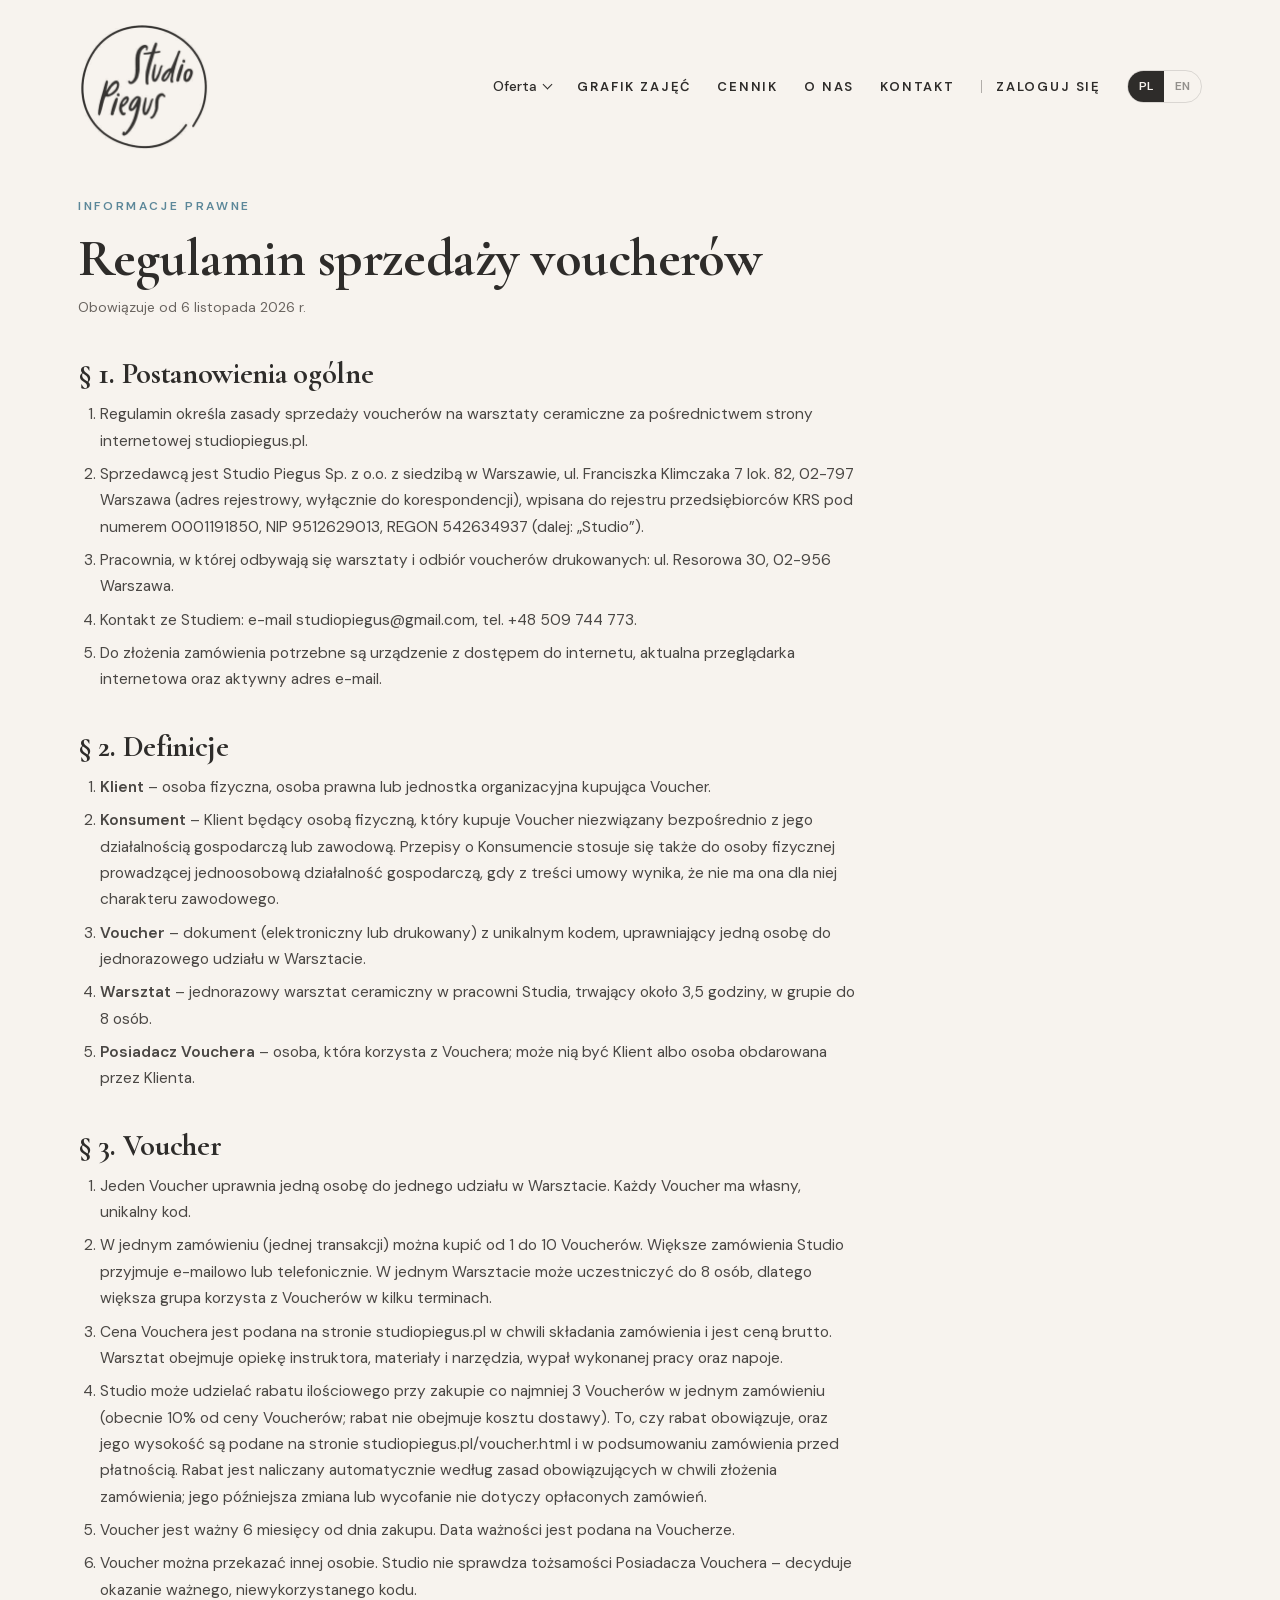
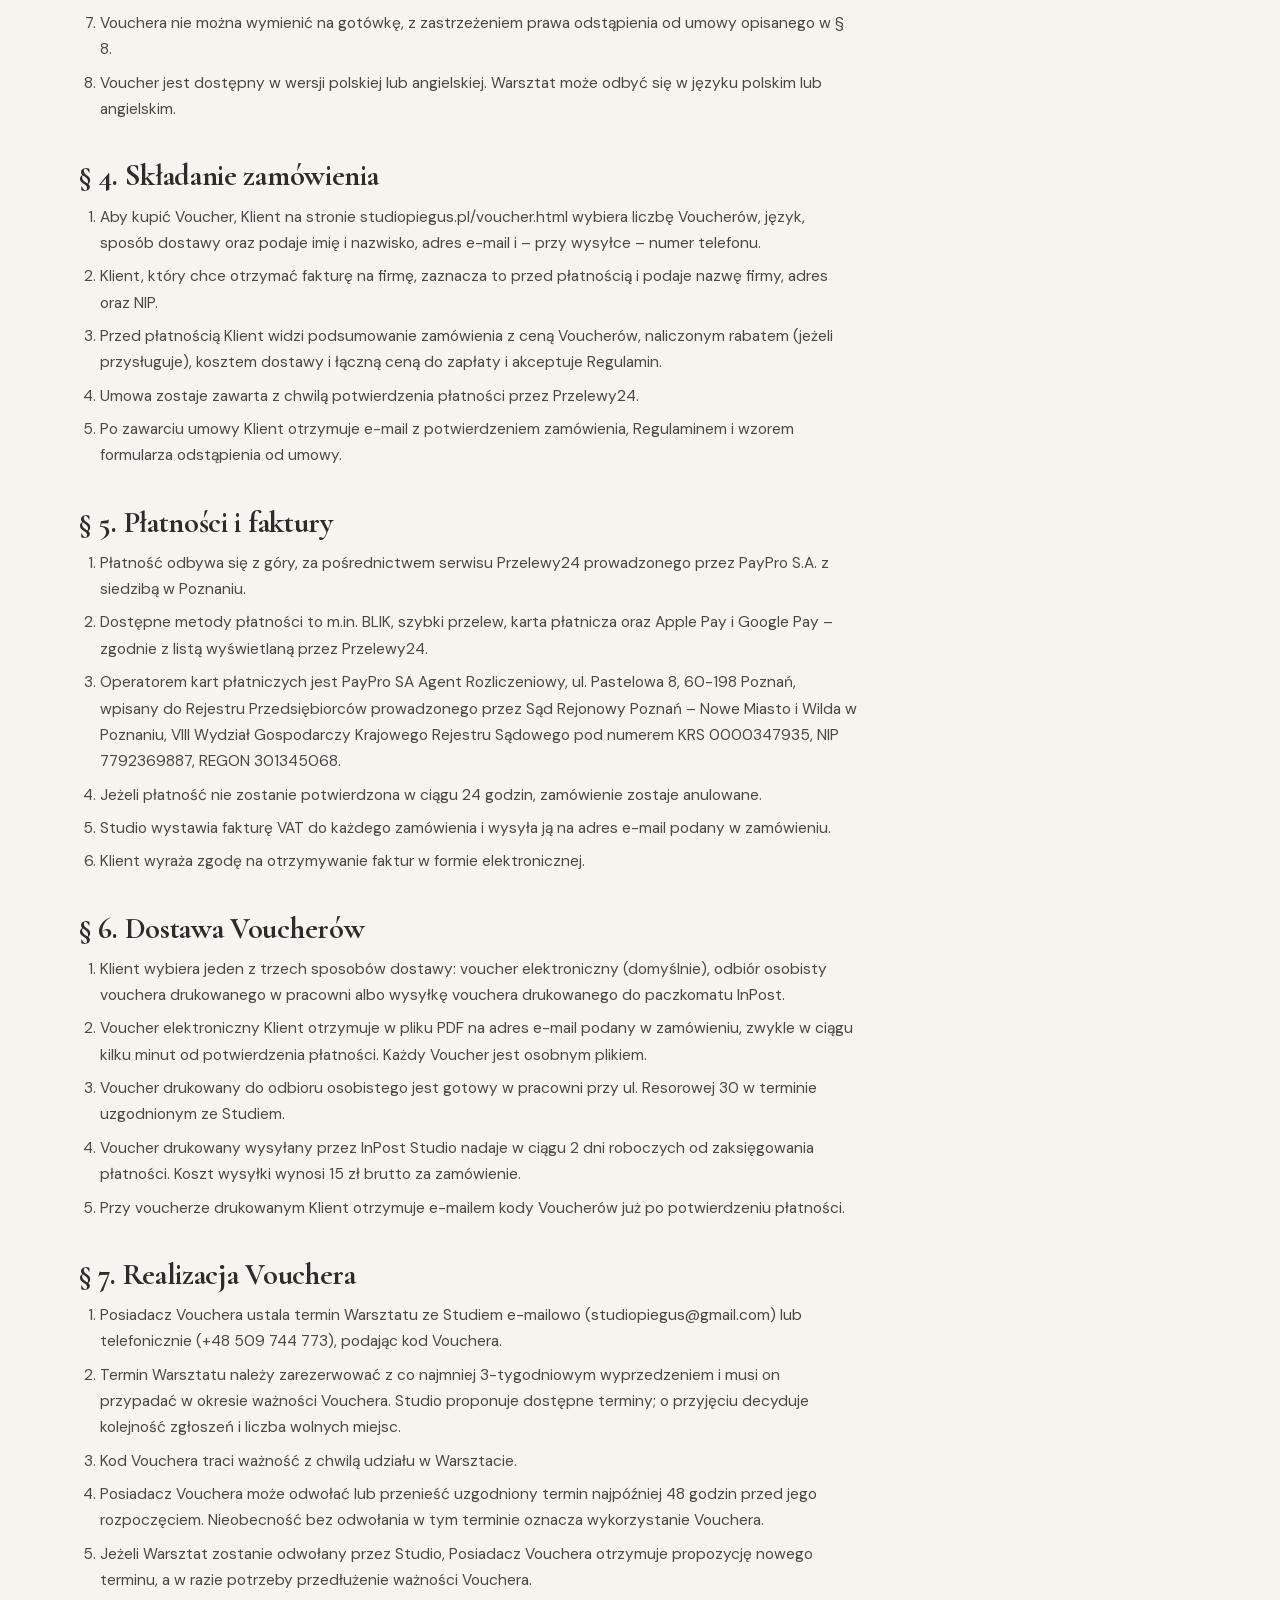
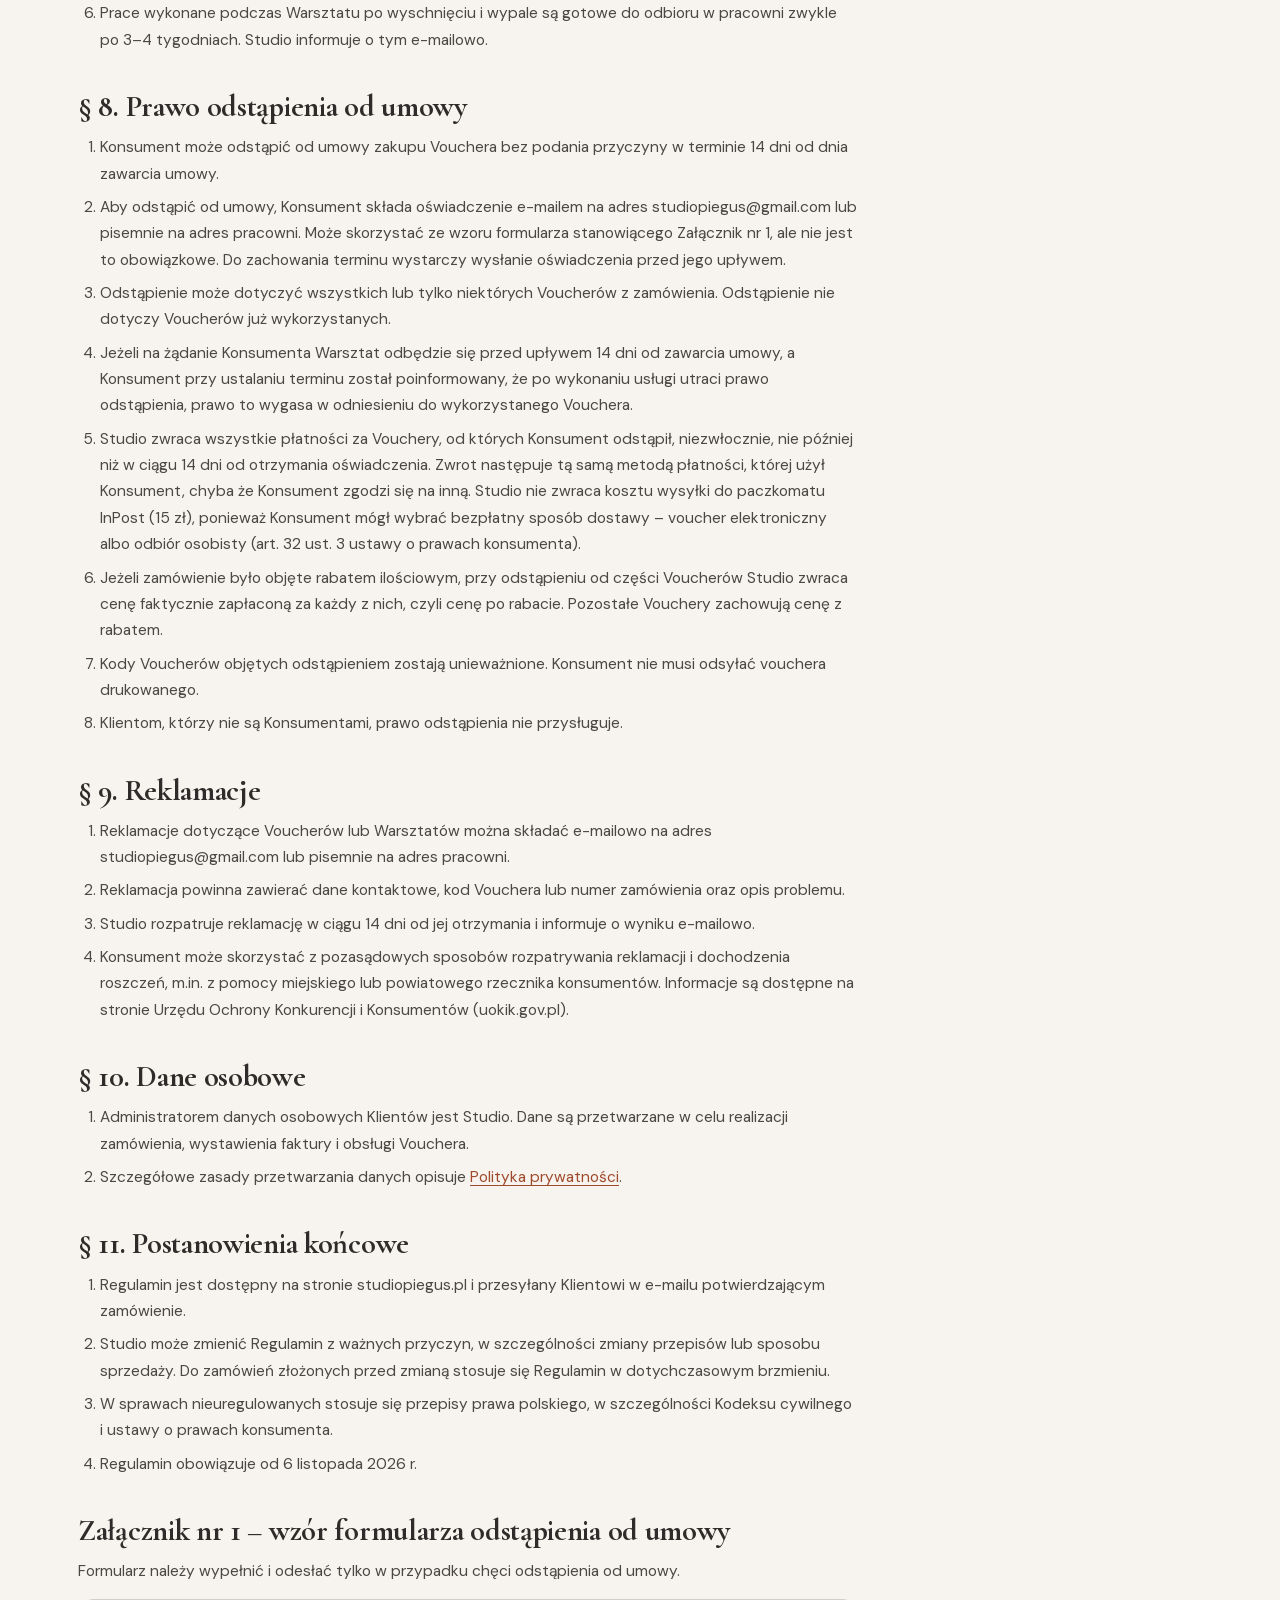
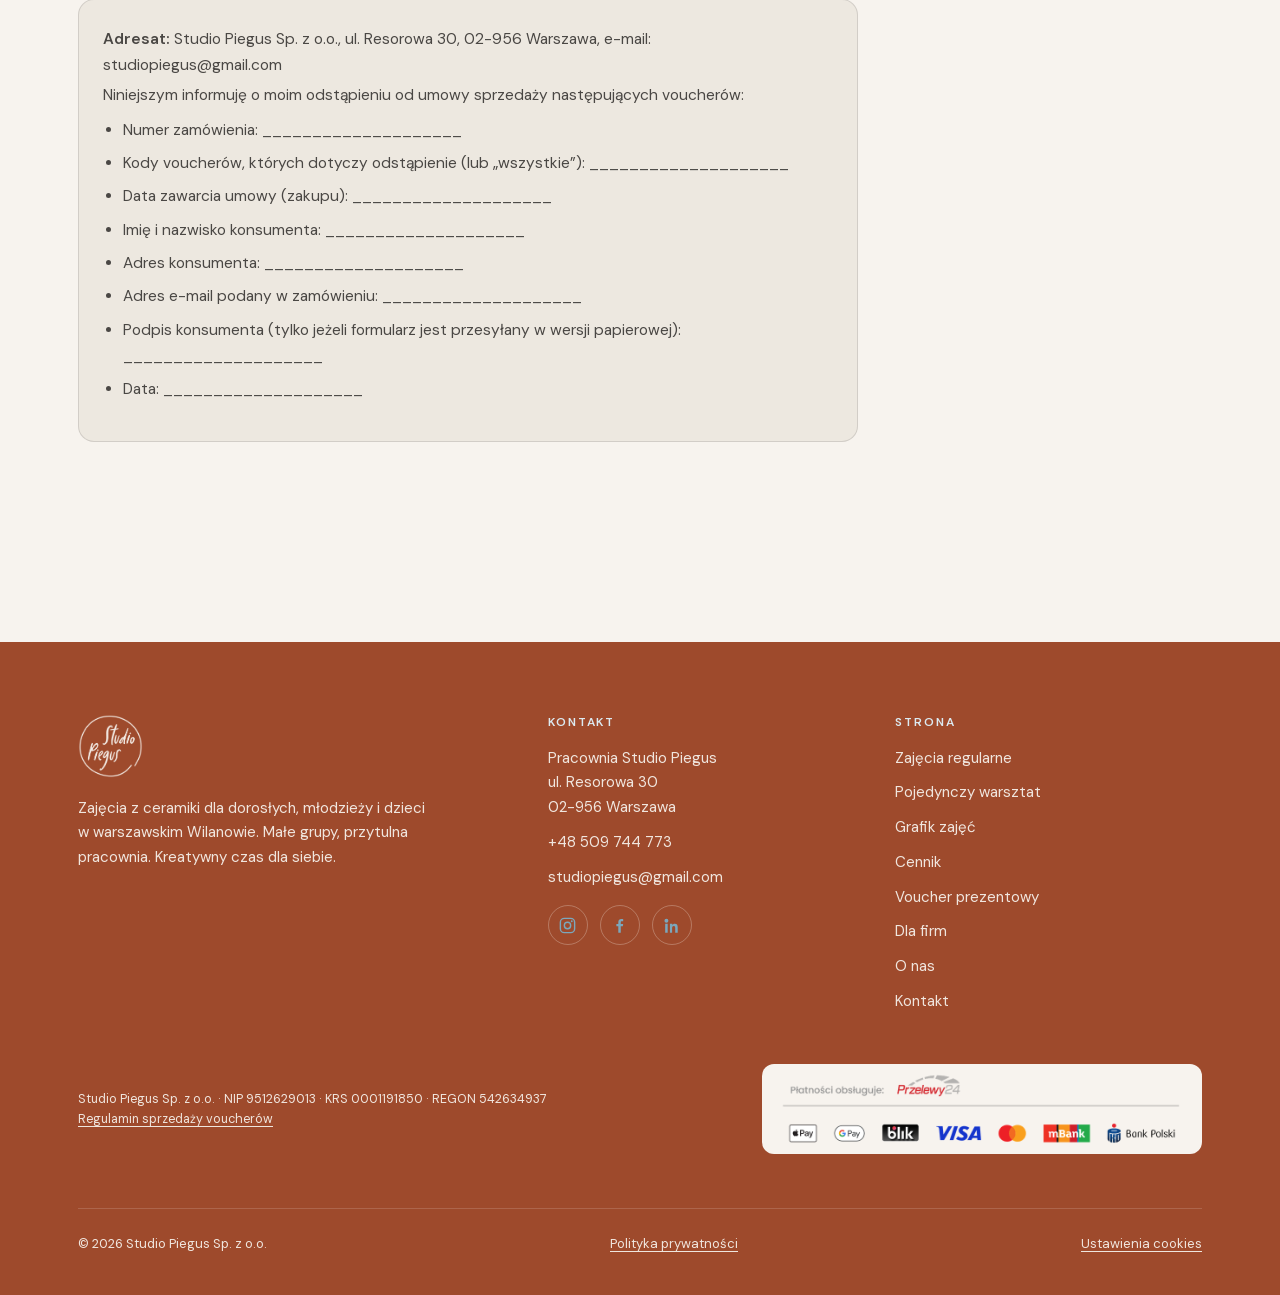
<file: regulamin-voucherow.html>
<!DOCTYPE html>
<html lang="pl">
<head>
<meta charset="UTF-8">
<meta name="viewport" content="width=device-width, initial-scale=1.0">
<title>Regulamin sprzedaży voucherów | Studio Piegus</title>
<meta name="description" content="Regulamin sprzedaży voucherów na warsztaty ceramiczne Studio Piegus: płatność, dostawa, realizacja, prawo odstąpienia i reklamacje.">
<meta name="robots" content="noindex, follow">
<link rel="icon" type="image/png" href="img/f9b4173410a0.png">
<link rel="apple-touch-icon" href="img/cef246f17d5a.png">
<link rel="preload" href="/fonts/dm-sans-normal-latin.woff2" as="font" type="font/woff2" crossorigin>
<link rel="preload" href="/fonts/cormorant-garamond-normal-latin.woff2" as="font" type="font/woff2" crossorigin>
<link rel="stylesheet" href="/fonts/fonts.css">
<link rel="preconnect" href="https://consent.cookiebot.com">
<link rel="preconnect" href="https://consentcdn.cookiebot.com">
<style>
  picture{display:contents}
  .sr-only{position:absolute;width:1px;height:1px;padding:0;margin:-1px;overflow:hidden;clip:rect(0,0,0,0);white-space:nowrap;border:0}


:root{
    --bg:#F7F3EE;
    --ink:#2E2C2A;
    --blue:#7BA7BC;
    --blue-deep:#5C8799;
    --clay:#9E4A2C;
    --pink:#C9998F;
    --surface:#EDE8E0;
    --line:rgba(46,44,42,.14);
    --serif:"Cormorant Garamond",Georgia,serif;
    --sans:"DM Sans",system-ui,sans-serif;
    --maxw:1180px;
  }
  *{box-sizing:border-box;margin:0;padding:0}
  html{scroll-behavior:smooth}
  body{
    background:var(--bg);
    color:var(--ink);
    font-family:var(--sans);
    font-size:17px;
    line-height:1.65;
    -webkit-font-smoothing:antialiased;
    overflow-x:hidden;
  }
  .wrap{max-width:var(--maxw);margin:0 auto;padding:0 28px}
  a{color:inherit;text-decoration:none}
  .eyebrow{
    font-family:var(--sans);
    font-size:12px;
    font-weight:600;
    letter-spacing:.22em;
    text-transform:uppercase;
    color:var(--blue-deep);
    display:inline-block;
  }
  h1,h2,h3{font-family:var(--serif);font-weight:500;line-height:1.04;letter-spacing:-.01em}

  /* ---------- speckle / freckle signature ---------- */
  .speck{position:absolute;border-radius:50%;pointer-events:none;will-change:transform,opacity}
  @keyframes settle{from{opacity:0;transform:scale(.2) translateY(-6px)}to{opacity:var(--o);transform:scale(1) translateY(0)}}

  /* ---------- nav ---------- */
  .nav{
    position:fixed;top:0;left:0;right:0;z-index:50;
    transition:background .35s ease, box-shadow .35s ease, padding .35s ease;
    padding:22px 0;
  }
  .nav.solid{background:rgba(247,243,238,.9);backdrop-filter:blur(10px);box-shadow:0 1px 0 var(--line);padding:14px 0}
  .nav-inner{display:flex;align-items:center;gap:28px}
  .brand{display:flex;align-items:center;gap:12px;font-family:var(--serif);font-size:23px;letter-spacing:.01em}
  .brand img{height:48px;width:auto;display:block;flex:none}
  .nav-links{display:flex;gap:26px;margin-left:auto;align-items:center}
  .nav-links a{font-size:14px;font-weight:500;letter-spacing:.01em;position:relative;padding:4px 0}
  .nav-links a::after{content:"";position:absolute;left:0;right:100%;bottom:0;height:1px;background:var(--ink);transition:right .3s ease}
  .nav-links a:hover::after{right:0}
  .lang{display:flex;border:1px solid var(--line);border-radius:999px;overflow:hidden;font-size:12px;font-weight:600;letter-spacing:.08em}
  .lang button{background:none;border:0;padding:6px 11px;cursor:pointer;color:var(--ink);font:inherit;opacity:.5;transition:.2s}
  .lang button.on{background:var(--ink);color:var(--bg);opacity:1}
  .btn{
    display:inline-flex;align-items:center;gap:8px;
    font-family:var(--sans);font-size:14px;font-weight:600;letter-spacing:.01em;
    padding:11px 20px;border-radius:999px;cursor:pointer;border:1px solid var(--ink);
    transition:transform .2s ease, background .2s ease, color .2s ease;
  }
  .btn-fill{background:var(--clay);color:var(--bg);border-color:var(--clay)}
  .btn-fill:hover{transform:translateY(-2px);background:var(--ink);color:var(--bg);border-color:var(--ink)}
  .btn-ghost:hover{background:var(--ink);color:var(--bg)}
  .btn-blue{background:var(--blue);border-color:var(--blue);color:var(--bg)}
  .btn-blue:hover{transform:translateY(-2px);background:var(--blue-deep);border-color:var(--blue-deep)}
  .burger{display:none;margin-left:auto;background:none;border:0;cursor:pointer;flex-direction:column;gap:5px;padding:6px}
  .burger span{width:24px;height:2px;background:var(--ink);display:block;transition:.3s}

  /* ---------- hero ---------- */
  .hero{position:relative;padding:172px 0 96px;overflow:hidden}
  #freckles{position:absolute;inset:0;z-index:0}
  .hero .wrap{position:relative;z-index:2}
  .hero-grid{display:grid;grid-template-columns:1.15fr .85fr;gap:48px;align-items:center}
  .hero h1{font-size:clamp(56px,9vw,116px);margin:14px 0 0}
  .hero h1 em{font-style:italic;color:var(--blue-deep)}
  .hero-sub{font-size:20px;max-width:30ch;margin:26px 0 34px;color:#4a4744}
  .hero-cta{display:flex;gap:14px;flex-wrap:wrap}
  .glaze-card{
    position:relative;border-radius:18px;background:var(--surface);
    border:1px solid var(--line);padding:30px;min-height:340px;
    display:flex;flex-direction:column;justify-content:flex-end;overflow:hidden;
  }
  .glaze-card .cap{position:relative;z-index:2}
  .glaze-card .cap h3{font-size:27px;line-height:1.1}
  .glaze-card .cap p{font-size:14px;color:#56524e;margin-top:8px}
  #glaze-speck{position:absolute;inset:0;z-index:1}

  /* ---------- generic section ---------- */
  .sec{padding:96px 0}
  .sec-head{max-width:62ch;margin-bottom:48px}
  .sec-head h2{font-size:clamp(34px,5vw,52px);margin-top:12px}
  .reveal{opacity:0;transform:translateY(22px);transition:opacity .7s ease,transform .7s ease}
  .reveal.in{opacity:1;transform:none}

  /* ---------- offer tiles ---------- */
  .tiles{display:grid;grid-template-columns:repeat(2,1fr);gap:18px}
  .tile{
    background:var(--surface);border:1px solid var(--line);border-radius:16px;
    padding:34px 30px 28px;transition:transform .3s ease,box-shadow .3s ease;
    position:relative;overflow:hidden;
  }
  .tile:hover{transform:translateY(-4px);box-shadow:0 18px 40px -28px rgba(46,44,42,.5)}
  .tile .dotcluster{position:absolute;top:18px;right:18px;width:54px;height:54px;opacity:.85}
  .tile h3{font-size:30px;margin-bottom:10px;padding-right:50px}
  .tile p{font-size:15.5px;color:#56524e;max-width:34ch}
  .tile .more{display:inline-flex;align-items:center;gap:7px;margin-top:22px;font-size:13px;font-weight:600;letter-spacing:.04em;text-transform:uppercase}
  .tile .more svg{transition:transform .25s ease}
  .tile:hover .more svg{transform:translateX(5px)}

  /* ---------- voucher band ---------- */
  .voucher{background:var(--clay);color:var(--bg);border-radius:22px;padding:64px 56px;position:relative;overflow:hidden}
  #voucher-speck{position:absolute;inset:0;opacity:.55}
  .voucher .v-inner{position:relative;z-index:2;display:grid;grid-template-columns:1.3fr .7fr;gap:40px;align-items:center}
  .voucher .eyebrow{color:var(--blue)}
  .voucher h2{font-size:clamp(32px,4.5vw,50px);color:var(--bg);margin:12px 0 16px}
  .voucher p{color:rgba(247,243,238,.78);max-width:46ch}
  .voucher .v-cta{display:flex;justify-content:flex-end}
  @media(max-width:760px){.voucher .v-cta{justify-content:flex-start}}

  /* ---------- about ---------- */
  .about-grid{display:grid;grid-template-columns:.9fr 1.1fr;gap:56px;align-items:center}
  .about-grid h2{font-size:clamp(32px,4.5vw,50px);margin:14px 0 20px}
  .about-grid p{color:#4a4744;margin-bottom:16px;max-width:50ch}
  .about-link{display:inline-flex;align-items:center;gap:8px;margin-top:8px;font-weight:600;font-size:14px;border-bottom:1px solid var(--ink);padding-bottom:3px}

  /* ---------- photo placeholders ---------- */
  .ph{
    position:relative;background:var(--surface);border:1px solid var(--line);border-radius:14px;
    overflow:hidden;display:flex;align-items:center;justify-content:center;
  }
  .ph .ph-speck{position:absolute;inset:0;opacity:.5}
  .ph .ph-label{position:relative;z-index:2;text-align:center;color:#7a756f;padding:18px}
  .ph .ph-label .tag{font-size:11px;font-weight:600;letter-spacing:.16em;text-transform:uppercase;color:var(--blue-deep);display:block;margin-bottom:6px}
  .ph .ph-label .what{font-family:var(--serif);font-size:20px;color:#5b5650}
  .gallery{display:grid;grid-template-columns:1.4fr 1fr;grid-template-rows:200px 200px;gap:16px}
  .gallery .ph:nth-child(1){grid-row:1 / span 2}

  /* ---------- corporate teaser ---------- */
  .corp{background:linear-gradient(180deg,var(--surface),var(--bg));border-radius:22px;border:1px solid var(--line);padding:60px 56px;text-align:center}
  .corp .eyebrow{color:var(--clay)}
  .corp h2{font-size:clamp(32px,4.5vw,52px);margin:14px auto 16px;max-width:18ch}
  .corp p{color:#4a4744;max-width:50ch;margin:0 auto 30px}

  /* ---------- footer ---------- */
  footer{background:var(--clay);color:var(--bg);margin-top:96px;padding:72px 0 40px}
  .foot-grid{display:grid;grid-template-columns:1.4fr 1fr 1fr;gap:40px}
  footer .brand{color:var(--bg)}
  footer .brand img{height:64px}
  .foot-desc{color:rgba(247,243,238,.92);font-size:15px;max-width:32ch;margin-top:18px}
  .foot-col h2{font-family:var(--sans);font-size:12px;font-weight:600;line-height:normal;letter-spacing:.16em;text-transform:uppercase;color:#DCEAF1;margin:0 0 16px}
  .foot-col a,.foot-col p{display:block;color:rgba(247,243,238,.92);font-size:15px;margin-bottom:10px;transition:color .2s}
  .foot-col a:hover{color:var(--bg)}
  .foot-bottom{display:flex;justify-content:space-between;align-items:center;gap:20px;flex-wrap:wrap;margin-top:54px;padding-top:24px;border-top:1px solid rgba(247,243,238,.16);font-size:13px;color:rgba(247,243,238,.92)}
  footer .lang{border-color:rgba(247,243,238,.3)}
  footer .lang button{color:rgba(247,243,238,.92)}
  footer .lang button.on{background:var(--bg);color:var(--ink);opacity:1}

  /* ---------- responsive ---------- */
  @media(max-width:920px){
    .hero-grid{grid-template-columns:1fr;gap:32px}
    .glaze-card{min-height:240px}
    .about-grid{grid-template-columns:1fr;gap:32px}
    .voucher .v-inner{grid-template-columns:1fr;gap:24px}
  }
  @media(max-width:760px){
    body{font-size:16px}
    .nav-links{display:none}
    .nav-links.open{display:flex;position:absolute;top:100%;left:0;right:0;flex-direction:column;background:var(--bg);padding:22px 28px;gap:18px;box-shadow:0 12px 30px -20px rgba(0,0,0,.4);margin-left:0}
    .nav-links.open .lang{margin-top:8px}
    .burger{display:flex}
    .tiles{grid-template-columns:1fr}
    .voucher,.corp{padding:44px 28px}
    .gallery{grid-template-columns:1fr;grid-template-rows:none}
    .gallery .ph{height:200px}
    .gallery .ph:nth-child(1){grid-row:auto}
    .foot-grid{grid-template-columns:1fr;gap:32px}
    .sec{padding:68px 0}
  }
  @media(prefers-reduced-motion:reduce){
    *{animation:none!important;transition:none!important;scroll-behavior:auto!important}
    .reveal{opacity:1;transform:none}
  }

/* ---------- page: kontakt ---------- */
.nav-links a.active::after{right:0}

.pagehead{position:relative;padding:150px 0 56px;overflow:hidden}
#freckles{position:absolute;inset:0;z-index:0}
.pagehead .wrap{position:relative;z-index:2}
.pagehead h1{font-size:clamp(44px,7vw,84px);margin:14px 0 0}
.pagehead h1 em{font-style:italic;color:var(--blue-deep)}
.pagehead .lead{font-size:19px;max-width:52ch;margin:22px 0 0;color:#4a4744}

.contact-grid{display:grid;grid-template-columns:1.3fr .7fr;gap:40px;align-items:start;padding-bottom:24px}

.formcard{background:var(--surface);border:1px solid var(--line);border-radius:18px;padding:36px;position:relative;overflow:hidden}
.fc-speck{position:absolute;inset:0;opacity:.32}
.form-inner{position:relative;z-index:2}
.field{margin-bottom:18px}
.field label{display:block;font-size:11px;font-weight:600;letter-spacing:.14em;text-transform:uppercase;color:var(--blue-deep);margin-bottom:7px}
.field input,.field select,.field textarea{width:100%;font-family:var(--sans);font-size:15px;color:var(--ink);background:var(--bg);border:1px solid var(--line);border-radius:10px;padding:12px 14px;transition:border-color .2s ease,box-shadow .2s ease}
.field textarea{min-height:118px;resize:vertical}
.field input:focus,.field select:focus,.field textarea:focus{outline:none;border-color:var(--blue);box-shadow:0 0 0 3px rgba(123,167,188,.22)}
.field .err{border-color:var(--clay);box-shadow:0 0 0 3px rgba(196,113,74,.16)}
.field-row{display:grid;grid-template-columns:1fr 1fr;gap:16px}
.consent{display:flex;gap:10px;align-items:flex-start;margin:4px 0 22px;font-size:13px;color:#56524e;line-height:1.5;cursor:pointer}
.consent input{margin-top:2px;flex:none;width:17px;height:17px;accent-color:var(--blue-deep)}
.consent.err-consent span{color:var(--clay)}
.note{font-size:12px;color:#7a756f;margin-top:12px}
.form-msg{display:none;text-align:center;padding:30px 10px}
.form-msg.show{display:block}
.form-msg .ok{width:54px;height:54px;border-radius:50%;background:var(--blue);display:flex;align-items:center;justify-content:center;margin:0 auto 16px}
.form-msg h3{font-family:var(--serif);font-weight:500;font-size:30px;margin-bottom:8px}
.form-msg p{color:#56524e;max-width:38ch;margin:0 auto}

.info-card{background:var(--ink);color:var(--bg);border-radius:18px;padding:34px;position:relative;overflow:hidden}
.info-card .ic-speck{position:absolute;inset:0;opacity:.5}
.info-card .ic-in{position:relative;z-index:2}
.info-card h3{font-family:var(--serif);font-weight:500;font-size:25px;margin-bottom:22px;color:var(--bg)}
.info-row{margin-bottom:18px}
.info-row .lbl{font-size:11px;font-weight:600;letter-spacing:.14em;text-transform:uppercase;color:var(--blue);margin-bottom:5px}
.info-row a,.info-row p{color:rgba(247,243,238,.92);font-size:16px;line-height:1.5}
.info-row a{transition:color .2s ease}
.info-row a:hover{color:var(--bg);text-decoration:underline}
.info-tip{margin-top:24px;padding-top:20px;border-top:1px solid rgba(247,243,238,.18);font-size:14px;color:rgba(247,243,238,.7);line-height:1.55}

.map-sec{padding:8px 0 0}
.map-head{margin-bottom:24px}
.map-head h2{font-size:clamp(30px,4.4vw,46px);margin-top:12px}
.map-wrap{border:1px solid var(--line);border-radius:18px;overflow:hidden;background:var(--surface)}
.map-wrap iframe{width:100%;height:420px;border:0;display:block;filter:saturate(.92) contrast(.98)}
.map-cap{display:flex;justify-content:space-between;align-items:center;gap:16px;flex-wrap:wrap;padding:18px 22px;border-top:1px solid var(--line);background:var(--surface)}
.map-cap p{font-size:15px;color:#4a4744}
.map-open{display:inline-flex;align-items:center;gap:8px;font-weight:600;font-size:14px;border-bottom:1px solid var(--ink);padding-bottom:3px}

@media(max-width:920px){
  .contact-grid{grid-template-columns:1fr;gap:28px}
}
@media(max-width:760px){
  .pagehead{padding:128px 0 40px}
  .formcard{padding:26px}
  .field-row{grid-template-columns:1fr}
  .map-wrap iframe{height:320px}
}

  /* ---- unified menu (uppercase / 2x logo / language chip) ---- */
  .nav-links a{text-transform:uppercase;letter-spacing:.14em;font-size:13px;font-weight:600}
  .nav .brand img{height:129px}
  .nav.solid .brand img{height:98px}
  @media(max-width:760px){ .nav .brand img{height:87px} .nav.solid .brand img{height:76px} }
  body.foto .lang{border-width:2px;border-color:rgba(46,44,42,.5);background:rgba(30,26,24,.6)}
  body.foto .lang button{color:#fff;background:transparent;opacity:.82}
  body.foto .lang button.on{background:rgba(247,243,238,.26);color:#fff;opacity:1}

  /* ---- social icons + monochrome map ---- */
  .socials{display:flex;gap:12px;margin-top:16px}
  .socials a{display:inline-flex;align-items:center;justify-content:center;width:40px;height:40px;border-radius:999px;border:1px solid var(--line);color:var(--blue-deep);transition:background .2s ease,color .2s ease,border-color .2s ease}
  .socials a:hover{color:var(--bg);background:var(--blue-deep);border-color:var(--blue-deep)}
  .socials-dark a{border-color:rgba(247,243,238,.28);color:var(--blue)}
  .socials-dark a:hover{color:var(--ink);background:var(--blue);border-color:var(--blue)}
  iframe[title="Mapa - Studio Piegus"]{filter:grayscale(1) contrast(1.02)}
  .speck{display:none}

  /* ---- location card (map) ---- */
  .map-card{position:relative;display:flex;align-items:center;gap:22px;min-height:340px;padding:40px;border-radius:16px;overflow:hidden;background:linear-gradient(135deg,#5C8799,#7BA7BC);color:#F7F3EE;text-decoration:none;box-shadow:0 26px 54px -30px rgba(46,44,42,.5)}
  .map-card .mc-grid{position:absolute;inset:0;background-image:linear-gradient(rgba(247,243,238,.16) 1px,transparent 1px),linear-gradient(90deg,rgba(247,243,238,.16) 1px,transparent 1px);background-size:40px 40px;opacity:.55}
  .map-card .mc-pin{position:relative;z-index:1;display:inline-flex;align-items:center;justify-content:center;width:66px;height:66px;border-radius:999px;background:rgba(247,243,238,.16);flex:none}
  .map-card .mc-txt{position:relative;z-index:1;display:flex;flex-direction:column;gap:6px}
  .map-card .mc-txt b{font-family:var(--serif);font-weight:700;font-size:26px;line-height:1.1}
  .map-card .mc-txt span{font-family:var(--sans);font-size:14px;opacity:.86}
  .map-card:hover{filter:brightness(1.05)}

  h1,h2,h3,h4{font-family:var(--serif);font-weight:700}
  h1 em,h2 em,h3 em{color:var(--clay);font-style:italic}

  /* ---- hero full-screen (photo) ---- */
  .hero-full{min-height:100svh;display:flex;align-items:center;padding:132px 0 44px;overflow:hidden;position:relative}
  .hero-full .hero-bg{position:absolute;inset:0;width:100%;height:100%;object-fit:cover;z-index:0}
  .hero-full .hero-scrim{position:absolute;inset:0;z-index:1;background:linear-gradient(90deg,rgba(26,22,20,.66) 0%,rgba(26,22,20,.34) 46%,rgba(26,22,20,.08) 100%),linear-gradient(180deg,rgba(26,22,20,.5) 0%,rgba(26,22,20,0) 30%,rgba(26,22,20,0) 68%,rgba(26,22,20,.34) 100%)}
  .hero-full .wrap{position:relative;z-index:2;width:100%}
  .hero-full .hero-inner{max-width:640px}
  .hero-full h1{color:#F7F3EE;margin:0;font-weight:700;text-shadow:0 2px 20px rgba(20,16,14,.4)}
  .hero-full h1 em{color:#F7F3EE}
  .hero-full .lead{color:rgba(247,243,238,.92);max-width:46ch}
  body.foto .nav:not(.solid) .brand img{filter:brightness(0) invert(1)}
  body.foto .nav:not(.solid) .burger span{background:#F7F3EE}
  @media(min-width:761px){
    body.foto .nav:not(.solid) .nav-links a{color:#F7F3EE}
    body.foto .nav:not(.solid) .nav-links a::after{background:#F7F3EE}
  }

  @media(max-height:560px){ .nav .brand img,.nav.solid .brand img{height:52px} .hero-full{padding-top:92px} .hero-full h1{font-size:clamp(28px,5.5vw,44px)} .hero-full .hero-sub{font-size:15px} }

  .map-frame{width:100%;height:440px;border:0;border-radius:16px;display:block;box-shadow:0 26px 54px -30px rgba(46,44,42,.5)}

  /* mobile open-menu: dark text on cream dropdown */
  body.foto .nav .nav-links.open a{color:var(--ink)}
  body.foto .nav .nav-links.open .lang{border-color:rgba(46,44,42,.35);background:transparent}
  body.foto .nav .nav-links.open .lang button{color:var(--ink);opacity:.7}
  body.foto .nav .nav-links.open .lang button.on{background:var(--ink);color:var(--bg);opacity:1}

  /* password gate */

  

  

  
  
  html

  

  

  

  

  
  .voucher .btn-fill{border-color:#F7F3EE}
  .voucher .btn-fill:hover{border-color:#F7F3EE}

  .legal{max-width:780px}
  .top-sec{padding-top:190px} @media(max-width:760px){ .top-sec{padding-top:132px} }
  .legal h2{font-family:var(--serif);font-weight:700;font-size:clamp(22px,3vw,30px);color:var(--ink);margin:38px 0 12px}
  .legal h3{font-family:var(--sans);font-weight:600;font-size:16px;color:var(--ink);margin:22px 0 8px}
  .legal p,.legal li{color:#4a4744;line-height:1.7;font-size:15.5px}
  .legal ul{padding-left:20px;margin:8px 0 16px}
  .legal ol{padding-left:22px;margin:8px 0 16px}
  .legal li{margin-bottom:7px}
  .legal .meta{font-size:14px;color:#6a6560;margin-bottom:6px}
  .legal .card{background:var(--surface);border:1px solid var(--line);border-radius:16px;padding:22px 24px;margin:14px 0 8px}
  .legal .card p{margin:4px 0}
  .legal a{color:var(--clay);text-decoration:underline;text-underline-offset:3px}

  .nav-login{font-weight:700}
  .nav-login::before{content:"";display:inline-block;width:1px;height:13px;background:currentColor;opacity:.35;margin-right:14px;vertical-align:-2px}
  .nav-links.open .nav-login::before{display:none}
  @media(min-width:761px) and (max-width:1199px){
    .nav-links{display:none}
    .nav-links.open{display:flex;position:absolute;top:100%;left:0;right:0;flex-direction:column;background:var(--bg);padding:22px 28px;gap:18px;box-shadow:0 12px 30px -20px rgba(0,0,0,.4);margin-left:0}
    .nav-links.open .lang{margin-top:8px}
    .burger{display:flex}
  }
  footer .foot-bottom .lang button.on{background:rgba(46,44,42,.3);color:#fff}

  /* ---- menu „Oferta” (rozwijane po kliknięciu) ---- */
  .dd{position:relative;display:flex;align-items:center}
  .dd-t{font:inherit;font-size:14px;font-weight:500;letter-spacing:.01em;color:inherit;background:none;border:0;padding:4px 0;cursor:pointer;display:inline-flex;align-items:center;gap:7px;white-space:nowrap}
  .dd-t::after{content:"";width:6px;height:6px;border-right:1.5px solid currentColor;border-bottom:1.5px solid currentColor;transform:translateY(-2px) rotate(45deg);transition:transform .2s}
  .dd.open .dd-t::after{transform:translateY(1px) rotate(225deg)}
  .dd-m{display:none;position:absolute;top:100%;left:-22px;margin-top:var(--dd-gap,24px);min-width:250px;padding:18px 22px 20px;background:rgba(247,243,238,.98);box-shadow:0 18px 30px -22px rgba(0,0,0,.45);border-radius:0 0 12px 12px;flex-direction:column;gap:15px}
  .dd.open .dd-m{display:flex}
  .nav .dd-m a{color:var(--ink)!important;text-shadow:none!important;white-space:nowrap}
  .nav.solid{--dd-gap:17px}
  body.foto .nav-links .dd-t{text-transform:uppercase;letter-spacing:.14em;font-size:13px;font-weight:600}
  body.foto .nav:not(.solid):not(.dd-on) .dd-t{color:#F7F3EE;text-shadow:0 1px 7px rgba(20,16,14,.55)}
  .nav.dd-on{background:rgba(247,243,238,.98);box-shadow:0 1px 0 var(--line)}
  body.foto .nav.dd-on .nav-links a,body.foto .nav.dd-on .dd-t{color:var(--ink)!important;text-shadow:none!important}
  body.foto .nav.dd-on .nav-links a::after{background:var(--ink)}
  body.foto .nav.dd-on .brand img{filter:none}
  body.foto .nav.dd-on .lang{border-color:rgba(46,44,42,.5);background:rgba(30,26,24,.6)}
  .nav.dd-fast,.nav.dd-fast *{transition-duration:.08s!important}
  .nav-links.open .dd{flex-direction:column;align-items:center}
  .nav-links.open .dd-t{color:var(--ink)!important;text-shadow:none!important}
  .nav-links.open .dd-m{position:static;margin:12px 0 2px;padding:12px 0 4px;min-width:0;width:240px;max-width:100%;background:none;box-shadow:none;border-radius:0;border-top:1px solid var(--line);border-bottom:1px solid var(--line);align-items:center;gap:14px}
  .nav-links.open .dd-m a{font-size:12px!important;opacity:.85}
  body.foto .nav .nav-links.open > a{text-shadow:none!important}
</style>
<!-- Google Consent Mode v2: stan domyślny (odmowa) przed Cookiebot -->
<script data-cookieconsent="ignore">
window.dataLayer=window.dataLayer||[];function gtag(){dataLayer.push(arguments);}
gtag("consent","default",{ad_personalization:"denied",ad_storage:"denied",ad_user_data:"denied",analytics_storage:"denied",functionality_storage:"denied",personalization_storage:"denied",security_storage:"granted",wait_for_update:500});
gtag("set","ads_data_redaction",true);
</script>
<!-- Cookiebot CMP -->
<script id="Cookiebot" src="https://consent.cookiebot.com/uc.js" data-cbid="6dd742f5-c25e-4cb3-8c5d-858dd533b174" data-blockingmode="auto" type="text/javascript"></script>
<!-- End Cookiebot CMP -->
<!-- Google Tag Manager -->
<script data-cookieconsent="ignore">(function(w,d,s,l,i){w[l]=w[l]||[];w[l].push({'gtm.start':
new Date().getTime(),event:'gtm.js'});var f=d.getElementsByTagName(s)[0],
j=d.createElement(s),dl=l!='dataLayer'?'&l='+l:'';j.async=true;j.src=
'https://www.googletagmanager.com/gtm.js?id='+i+dl;f.parentNode.insertBefore(j,f);
})(window,document,'script','dataLayer','GTM-K9HF6BFL');</script>
<!-- End Google Tag Manager -->
<script type="application/ld+json">
{
  "@context": "https://schema.org",
  "@type": "LocalBusiness",
  "@id": "https://studiopiegus.pl/#studio",
  "name": "Studio Piegus",
  "url": "https://studiopiegus.pl/",
  "logo": "https://studiopiegus.pl/img/0037b320eb11.png",
  "sameAs": [
    "https://www.instagram.com/studio.piegus",
    "https://www.facebook.com/Studio.Piegus/",
    "https://www.linkedin.com/company/studio-piegus",
    "https://maps.google.com/?cid=1410846500208917893"
  ]
}
</script>
</head>
<body>
<!-- Google Tag Manager (noscript) -->
<noscript><iframe src="https://www.googletagmanager.com/ns.html?id=GTM-K9HF6BFL"
height="0" width="0" style="display:none;visibility:hidden"></iframe></noscript>
<!-- End Google Tag Manager (noscript) -->
<nav class="nav" id="nav">
  <div class="wrap nav-inner">
    <a href="/" class="brand" aria-label="Studio Piegus - strona główna">
      <img src="img/0037b320eb11.png" alt="Studio Piegus" width="313" height="306">
    </a>
    <button class="burger" id="burger" aria-label="Menu"><span></span><span></span><span></span></button>
    <div class="nav-links" id="navlinks">
      <div class="dd" id="ddOferta">
        <button type="button" class="dd-t" aria-expanded="false" aria-controls="ddOfertaMenu" data-pl="Oferta" data-en="Offer">Oferta</button>
        <div class="dd-m" id="ddOfertaMenu">
          <a href="zajecia.html" data-pl="Zajęcia regularne" data-en="Regular classes">Zajęcia regularne</a>
          <a href="warsztaty.html" data-pl="Pojedynczy warsztat" data-en="Single workshop">Pojedynczy warsztat</a>
          <a href="dla-firm.html" data-pl="Warsztaty dla firm" data-en="Corporate workshops">Warsztaty dla firm</a>
          <a href="voucher.html" data-pl="Voucher prezentowy" data-en="Gift voucher">Voucher prezentowy</a>
        </div>
      </div>
      <a href="zajecia.html#harmonogram" data-pl="Grafik zajęć" data-en="Timetable">Grafik zajęć</a>
      <a href="cennik.html" data-pl="Cennik" data-en="Pricing">Cennik</a>
      <a href="o-nas.html" data-pl="O nas" data-en="About">O nas</a>
      <a href="kontakt.html" data-pl="Kontakt" data-en="Contact">Kontakt</a>
      <a href="https://clayboard.studiopiegus.pl/" class="nav-login" target="_blank" rel="noopener" data-pl="Zaloguj się" data-en="Log in">Zaloguj się</a>
      <div class="lang" role="group" aria-label="Język">
        <button class="on" data-lang="pl">PL</button>
        <button data-lang="en">EN</button>
      </div>
    </div>
  </div>
</nav>

<main>
  <section class="sec top-sec">
    <div class="wrap">
      <div class="legal">
        <span class="eyebrow" data-pl="Informacje prawne" data-en="Legal">Informacje prawne</span>
        <h1 style="font-family:var(--serif);font-weight:700;font-size:clamp(34px,5vw,54px);margin:12px 0 10px;color:var(--ink)" data-pl="Regulamin sprzedaży voucherów" data-en="Voucher Terms of Sale">Regulamin sprzedaży voucherów</h1>
        <p class="meta" data-pl="Obowiązuje od 6 listopada 2026 r." data-en="Effective from 6 November 2026. This is an English translation; the Polish version is binding.">Obowiązuje od 6 listopada 2026 r.</p>
        <h2 data-pl="§ 1. Postanowienia ogólne" data-en="§ 1. General provisions">§ 1. Postanowienia ogólne</h2>
        <ol>
          <li data-pl="Regulamin określa zasady sprzedaży voucherów na warsztaty ceramiczne za pośrednictwem strony internetowej studiopiegus.pl." data-en="These Terms set out the rules for selling pottery workshop vouchers through the studiopiegus.pl website.">Regulamin określa zasady sprzedaży voucherów na warsztaty ceramiczne za pośrednictwem strony internetowej studiopiegus.pl.</li>
          <li data-pl="Sprzedawcą jest Studio Piegus Sp. z o.o. z siedzibą w Warszawie, ul. Franciszka Klimczaka 7 lok. 82, 02-797 Warszawa (adres rejestrowy, wyłącznie do korespondencji), wpisana do rejestru przedsiębiorców KRS pod numerem 0001191850, NIP 9512629013, REGON 542634937 (dalej: „Studio”)." data-en="The seller is Studio Piegus Sp. z o.o., registered office: ul. Franciszka Klimczaka 7 lok. 82, 02-797 Warsaw, Poland (registered address, for correspondence only), entered in the National Court Register (KRS) under number 0001191850, tax ID (NIP) 9512629013, REGON 542634937 (the “Studio”).">Sprzedawcą jest Studio Piegus Sp. z o.o. z siedzibą w Warszawie, ul. Franciszka Klimczaka 7 lok. 82, 02-797 Warszawa (adres rejestrowy, wyłącznie do korespondencji), wpisana do rejestru przedsiębiorców KRS pod numerem 0001191850, NIP 9512629013, REGON 542634937 (dalej: „Studio”).</li>
          <li data-pl="Pracownia, w której odbywają się warsztaty i odbiór voucherów drukowanych: ul. Resorowa 30, 02-956 Warszawa." data-en="The studio where workshops take place and printed vouchers can be picked up: ul. Resorowa 30, 02-956 Warsaw.">Pracownia, w której odbywają się warsztaty i odbiór voucherów drukowanych: ul. Resorowa 30, 02-956 Warszawa.</li>
          <li data-pl="Kontakt ze Studiem: e-mail studiopiegus@gmail.com, tel. +48 509 744 773." data-en="Contact the Studio: e-mail studiopiegus@gmail.com, phone +48 509 744 773.">Kontakt ze Studiem: e-mail studiopiegus@gmail.com, tel. +48 509 744 773.</li>
          <li data-pl="Do złożenia zamówienia potrzebne są urządzenie z dostępem do internetu, aktualna przeglądarka internetowa oraz aktywny adres e-mail." data-en="To place an order you need a device with internet access, an up-to-date web browser and an active e-mail address.">Do złożenia zamówienia potrzebne są urządzenie z dostępem do internetu, aktualna przeglądarka internetowa oraz aktywny adres e-mail.</li>
        </ol>
        <h2 data-pl="§ 2. Definicje" data-en="§ 2. Definitions">§ 2. Definicje</h2>
        <ol>
          <li data-pl="&lt;b&gt;Klient&lt;/b&gt; – osoba fizyczna, osoba prawna lub jednostka organizacyjna kupująca Voucher." data-en="&lt;b&gt;Customer&lt;/b&gt; – a natural person, legal person or organisational unit buying a Voucher."><b>Klient</b> – osoba fizyczna, osoba prawna lub jednostka organizacyjna kupująca Voucher.</li>
          <li data-pl="&lt;b&gt;Konsument&lt;/b&gt; – Klient będący osobą fizyczną, który kupuje Voucher niezwiązany bezpośrednio z jego działalnością gospodarczą lub zawodową. Przepisy o Konsumencie stosuje się także do osoby fizycznej prowadzącej jednoosobową działalność gospodarczą, gdy z treści umowy wynika, że nie ma ona dla niej charakteru zawodowego." data-en="&lt;b&gt;Consumer&lt;/b&gt; – a Customer who is a natural person buying a Voucher not directly related to their business or professional activity. The provisions on Consumers also apply to a sole trader where the contract shows it is not of a professional nature for them."><b>Konsument</b> – Klient będący osobą fizyczną, który kupuje Voucher niezwiązany bezpośrednio z jego działalnością gospodarczą lub zawodową. Przepisy o Konsumencie stosuje się także do osoby fizycznej prowadzącej jednoosobową działalność gospodarczą, gdy z treści umowy wynika, że nie ma ona dla niej charakteru zawodowego.</li>
          <li data-pl="&lt;b&gt;Voucher&lt;/b&gt; – dokument (elektroniczny lub drukowany) z unikalnym kodem, uprawniający jedną osobę do jednorazowego udziału w Warsztacie." data-en="&lt;b&gt;Voucher&lt;/b&gt; – a document (electronic or printed) with a unique code entitling one person to take part once in a Workshop."><b>Voucher</b> – dokument (elektroniczny lub drukowany) z unikalnym kodem, uprawniający jedną osobę do jednorazowego udziału w Warsztacie.</li>
          <li data-pl="&lt;b&gt;Warsztat&lt;/b&gt; – jednorazowy warsztat ceramiczny w pracowni Studia, trwający około 3,5 godziny, w grupie do 8 osób." data-en="&lt;b&gt;Workshop&lt;/b&gt; – a one-off pottery workshop at the Studio, lasting approximately 3.5 hours, in a group of up to 8 people."><b>Warsztat</b> – jednorazowy warsztat ceramiczny w pracowni Studia, trwający około 3,5 godziny, w grupie do 8 osób.</li>
          <li data-pl="&lt;b&gt;Posiadacz Vouchera&lt;/b&gt; – osoba, która korzysta z Vouchera; może nią być Klient albo osoba obdarowana przez Klienta." data-en="&lt;b&gt;Voucher Holder&lt;/b&gt; – the person using the Voucher; this may be the Customer or a person who received it as a gift from the Customer."><b>Posiadacz Vouchera</b> – osoba, która korzysta z Vouchera; może nią być Klient albo osoba obdarowana przez Klienta.</li>
        </ol>
        <h2 data-pl="§ 3. Voucher" data-en="§ 3. Voucher">§ 3. Voucher</h2>
        <ol>
          <li data-pl="Jeden Voucher uprawnia jedną osobę do jednego udziału w Warsztacie. Każdy Voucher ma własny, unikalny kod." data-en="One Voucher entitles one person to one place at a Workshop. Each Voucher has its own unique code.">Jeden Voucher uprawnia jedną osobę do jednego udziału w Warsztacie. Każdy Voucher ma własny, unikalny kod.</li>
          <li data-pl="W jednym zamówieniu (jednej transakcji) można kupić od 1 do 10 Voucherów. Większe zamówienia Studio przyjmuje e-mailowo lub telefonicznie. W jednym Warsztacie może uczestniczyć do 8 osób, dlatego większa grupa korzysta z Voucherów w kilku terminach." data-en="Between 1 and 10 Vouchers can be bought in one order (one transaction). The Studio accepts larger orders by e-mail or phone. A Workshop can be attended by up to 8 people, so a larger group uses its Vouchers across several dates.">W jednym zamówieniu (jednej transakcji) można kupić od 1 do 10 Voucherów. Większe zamówienia Studio przyjmuje e-mailowo lub telefonicznie. W jednym Warsztacie może uczestniczyć do 8 osób, dlatego większa grupa korzysta z Voucherów w kilku terminach.</li>
          <li data-pl="Cena Vouchera jest podana na stronie studiopiegus.pl w chwili składania zamówienia i jest ceną brutto. Warsztat obejmuje opiekę instruktora, materiały i narzędzia, wypał wykonanej pracy oraz napoje." data-en="The Voucher price is shown on studiopiegus.pl when the order is placed and is a gross price (VAT included). The Workshop includes instructor guidance, materials and tools, firing of the piece and drinks.">Cena Vouchera jest podana na stronie studiopiegus.pl w chwili składania zamówienia i jest ceną brutto. Warsztat obejmuje opiekę instruktora, materiały i narzędzia, wypał wykonanej pracy oraz napoje.</li>
          <li data-pl="Studio może udzielać rabatu ilościowego przy zakupie co najmniej 3 Voucherów w jednym zamówieniu (obecnie 10% od ceny Voucherów; rabat nie obejmuje kosztu dostawy). To, czy rabat obowiązuje, oraz jego wysokość są podane na stronie studiopiegus.pl/voucher.html i w podsumowaniu zamówienia przed płatnością. Rabat jest naliczany automatycznie według zasad obowiązujących w chwili złożenia zamówienia; jego późniejsza zmiana lub wycofanie nie dotyczy opłaconych zamówień." data-en="The Studio may offer a quantity discount when at least 3 Vouchers are bought in one order (currently 10% off the Voucher price; the discount does not apply to the delivery cost). Whether the discount applies and its amount are shown on studiopiegus.pl/voucher.html and in the order summary before payment. The discount is calculated automatically under the rules in force when the order is placed; any later change or withdrawal does not affect paid orders.">Studio może udzielać rabatu ilościowego przy zakupie co najmniej 3 Voucherów w jednym zamówieniu (obecnie 10% od ceny Voucherów; rabat nie obejmuje kosztu dostawy). To, czy rabat obowiązuje, oraz jego wysokość są podane na stronie studiopiegus.pl/voucher.html i w podsumowaniu zamówienia przed płatnością. Rabat jest naliczany automatycznie według zasad obowiązujących w chwili złożenia zamówienia; jego późniejsza zmiana lub wycofanie nie dotyczy opłaconych zamówień.</li>
          <li data-pl="Voucher jest ważny 6 miesięcy od dnia zakupu. Data ważności jest podana na Voucherze." data-en="The Voucher is valid for 6 months from the date of purchase. The expiry date is shown on the Voucher.">Voucher jest ważny 6 miesięcy od dnia zakupu. Data ważności jest podana na Voucherze.</li>
          <li data-pl="Voucher można przekazać innej osobie. Studio nie sprawdza tożsamości Posiadacza Vouchera – decyduje okazanie ważnego, niewykorzystanego kodu." data-en="The Voucher may be given to another person. The Studio does not check the Voucher Holder’s identity – presenting a valid, unused code is decisive.">Voucher można przekazać innej osobie. Studio nie sprawdza tożsamości Posiadacza Vouchera – decyduje okazanie ważnego, niewykorzystanego kodu.</li>
          <li data-pl="Vouchera nie można wymienić na gotówkę, z zastrzeżeniem prawa odstąpienia od umowy opisanego w § 8." data-en="The Voucher cannot be exchanged for cash, without prejudice to the right of withdrawal described in § 8.">Vouchera nie można wymienić na gotówkę, z zastrzeżeniem prawa odstąpienia od umowy opisanego w § 8.</li>
          <li data-pl="Voucher jest dostępny w wersji polskiej lub angielskiej. Warsztat może odbyć się w języku polskim lub angielskim." data-en="The Voucher is available in Polish or English. The Workshop can be held in Polish or English.">Voucher jest dostępny w wersji polskiej lub angielskiej. Warsztat może odbyć się w języku polskim lub angielskim.</li>
        </ol>
        <h2 data-pl="§ 4. Składanie zamówienia" data-en="§ 4. Placing an order">§ 4. Składanie zamówienia</h2>
        <ol>
          <li data-pl="Aby kupić Voucher, Klient na stronie studiopiegus.pl/voucher.html wybiera liczbę Voucherów, język, sposób dostawy oraz podaje imię i nazwisko, adres e-mail i – przy wysyłce – numer telefonu." data-en="To buy a Voucher, the Customer selects on studiopiegus.pl/voucher.html the number of Vouchers, the language and the delivery method, and provides their full name, e-mail address and – for delivery – phone number.">Aby kupić Voucher, Klient na stronie studiopiegus.pl/voucher.html wybiera liczbę Voucherów, język, sposób dostawy oraz podaje imię i nazwisko, adres e-mail i – przy wysyłce – numer telefonu.</li>
          <li data-pl="Klient, który chce otrzymać fakturę na firmę, zaznacza to przed płatnością i podaje nazwę firmy, adres oraz NIP." data-en="A Customer who wants a company invoice indicates this before payment and provides the company name, address and tax ID (NIP).">Klient, który chce otrzymać fakturę na firmę, zaznacza to przed płatnością i podaje nazwę firmy, adres oraz NIP.</li>
          <li data-pl="Przed płatnością Klient widzi podsumowanie zamówienia z ceną Voucherów, naliczonym rabatem (jeżeli przysługuje), kosztem dostawy i łączną ceną do zapłaty i akceptuje Regulamin." data-en="Before payment the Customer sees an order summary with the Voucher price, any discount applied, the delivery cost and the total amount due, and accepts these Terms.">Przed płatnością Klient widzi podsumowanie zamówienia z ceną Voucherów, naliczonym rabatem (jeżeli przysługuje), kosztem dostawy i łączną ceną do zapłaty i akceptuje Regulamin.</li>
          <li data-pl="Umowa zostaje zawarta z chwilą potwierdzenia płatności przez Przelewy24." data-en="The contract is concluded when Przelewy24 confirms the payment.">Umowa zostaje zawarta z chwilą potwierdzenia płatności przez Przelewy24.</li>
          <li data-pl="Po zawarciu umowy Klient otrzymuje e-mail z potwierdzeniem zamówienia, Regulaminem i wzorem formularza odstąpienia od umowy." data-en="After the contract is concluded the Customer receives an e-mail confirming the order, with these Terms and the model withdrawal form.">Po zawarciu umowy Klient otrzymuje e-mail z potwierdzeniem zamówienia, Regulaminem i wzorem formularza odstąpienia od umowy.</li>
        </ol>
        <h2 data-pl="§ 5. Płatności i faktury" data-en="§ 5. Payments and invoices">§ 5. Płatności i faktury</h2>
        <ol>
          <li data-pl="Płatność odbywa się z góry, za pośrednictwem serwisu Przelewy24 prowadzonego przez PayPro S.A. z siedzibą w Poznaniu." data-en="Payment is made in advance via the Przelewy24 service operated by PayPro S.A., based in Poznań.">Płatność odbywa się z góry, za pośrednictwem serwisu Przelewy24 prowadzonego przez PayPro S.A. z siedzibą w Poznaniu.</li>
          <li data-pl="Dostępne metody płatności to m.in. BLIK, szybki przelew, karta płatnicza oraz Apple Pay i Google Pay – zgodnie z listą wyświetlaną przez Przelewy24." data-en="Available payment methods include BLIK, instant bank transfer, payment card, Apple Pay and Google Pay – as listed by Przelewy24.">Dostępne metody płatności to m.in. BLIK, szybki przelew, karta płatnicza oraz Apple Pay i Google Pay – zgodnie z listą wyświetlaną przez Przelewy24.</li>
          <li data-pl="Operatorem kart płatniczych jest PayPro SA Agent Rozliczeniowy, ul. Pastelowa 8, 60-198 Poznań, wpisany do Rejestru Przedsiębiorców prowadzonego przez Sąd Rejonowy Poznań – Nowe Miasto i Wilda w Poznaniu, VIII Wydział Gospodarczy Krajowego Rejestru Sądowego pod numerem KRS 0000347935, NIP 7792369887, REGON 301345068." data-en="The payment card operator is PayPro SA Agent Rozliczeniowy, ul. Pastelowa 8, 60-198 Poznań, entered in the Register of Entrepreneurs kept by the District Court Poznań – Nowe Miasto i Wilda in Poznań, 8th Commercial Division of the National Court Register, under KRS number 0000347935, tax ID (NIP) 7792369887, REGON 301345068.">Operatorem kart płatniczych jest PayPro SA Agent Rozliczeniowy, ul. Pastelowa 8, 60-198 Poznań, wpisany do Rejestru Przedsiębiorców prowadzonego przez Sąd Rejonowy Poznań – Nowe Miasto i Wilda w Poznaniu, VIII Wydział Gospodarczy Krajowego Rejestru Sądowego pod numerem KRS 0000347935, NIP 7792369887, REGON 301345068.</li>
          <li data-pl="Jeżeli płatność nie zostanie potwierdzona w ciągu 24 godzin, zamówienie zostaje anulowane." data-en="If the payment is not confirmed within 24 hours, the order is cancelled.">Jeżeli płatność nie zostanie potwierdzona w ciągu 24 godzin, zamówienie zostaje anulowane.</li>
          <li data-pl="Studio wystawia fakturę VAT do każdego zamówienia i wysyła ją na adres e-mail podany w zamówieniu." data-en="The Studio issues a VAT invoice for every order and sends it to the e-mail address given in the order.">Studio wystawia fakturę VAT do każdego zamówienia i wysyła ją na adres e-mail podany w zamówieniu.</li>
          <li data-pl="Klient wyraża zgodę na otrzymywanie faktur w formie elektronicznej." data-en="The Customer agrees to receive invoices electronically.">Klient wyraża zgodę na otrzymywanie faktur w formie elektronicznej.</li>
        </ol>
        <h2 data-pl="§ 6. Dostawa Voucherów" data-en="§ 6. Voucher delivery">§ 6. Dostawa Voucherów</h2>
        <ol>
          <li data-pl="Klient wybiera jeden z trzech sposobów dostawy: voucher elektroniczny (domyślnie), odbiór osobisty vouchera drukowanego w pracowni albo wysyłkę vouchera drukowanego do paczkomatu InPost." data-en="The Customer chooses one of three delivery methods: an electronic voucher (default), pick-up of a printed voucher at the studio, or delivery of a printed voucher to an InPost parcel locker.">Klient wybiera jeden z trzech sposobów dostawy: voucher elektroniczny (domyślnie), odbiór osobisty vouchera drukowanego w pracowni albo wysyłkę vouchera drukowanego do paczkomatu InPost.</li>
          <li data-pl="Voucher elektroniczny Klient otrzymuje w pliku PDF na adres e-mail podany w zamówieniu, zwykle w ciągu kilku minut od potwierdzenia płatności. Każdy Voucher jest osobnym plikiem." data-en="The electronic voucher is sent as a PDF file to the e-mail address given in the order, usually within a few minutes of payment confirmation. Each Voucher is a separate file.">Voucher elektroniczny Klient otrzymuje w pliku PDF na adres e-mail podany w zamówieniu, zwykle w ciągu kilku minut od potwierdzenia płatności. Każdy Voucher jest osobnym plikiem.</li>
          <li data-pl="Voucher drukowany do odbioru osobistego jest gotowy w pracowni przy ul. Resorowej 30 w terminie uzgodnionym ze Studiem." data-en="A printed voucher for pick-up is ready at the studio, ul. Resorowa 30, at a time agreed with the Studio.">Voucher drukowany do odbioru osobistego jest gotowy w pracowni przy ul. Resorowej 30 w terminie uzgodnionym ze Studiem.</li>
          <li data-pl="Voucher drukowany wysyłany przez InPost Studio nadaje w ciągu 2 dni roboczych od zaksięgowania płatności. Koszt wysyłki wynosi 15 zł brutto za zamówienie." data-en="A printed voucher sent via InPost is dispatched by the Studio within 2 business days of the payment being received. The delivery cost is PLN 15 gross per order.">Voucher drukowany wysyłany przez InPost Studio nadaje w ciągu 2 dni roboczych od zaksięgowania płatności. Koszt wysyłki wynosi 15 zł brutto za zamówienie.</li>
          <li data-pl="Przy voucherze drukowanym Klient otrzymuje e-mailem kody Voucherów już po potwierdzeniu płatności." data-en="For printed vouchers the Customer receives the Voucher codes by e-mail as soon as the payment is confirmed.">Przy voucherze drukowanym Klient otrzymuje e-mailem kody Voucherów już po potwierdzeniu płatności.</li>
        </ol>
        <h2 data-pl="§ 7. Realizacja Vouchera" data-en="§ 7. Using the Voucher">§ 7. Realizacja Vouchera</h2>
        <ol>
          <li data-pl="Posiadacz Vouchera ustala termin Warsztatu ze Studiem e-mailowo (studiopiegus@gmail.com) lub telefonicznie (+48 509 744 773), podając kod Vouchera." data-en="The Voucher Holder books the Workshop date with the Studio by e-mail (studiopiegus@gmail.com) or phone (+48 509 744 773), quoting the Voucher code.">Posiadacz Vouchera ustala termin Warsztatu ze Studiem e-mailowo (studiopiegus@gmail.com) lub telefonicznie (+48 509 744 773), podając kod Vouchera.</li>
          <li data-pl="Termin Warsztatu należy zarezerwować z co najmniej 3-tygodniowym wyprzedzeniem i musi on przypadać w okresie ważności Vouchera. Studio proponuje dostępne terminy; o przyjęciu decyduje kolejność zgłoszeń i liczba wolnych miejsc." data-en="The Workshop must be booked at least 3 weeks in advance and must take place within the Voucher’s validity period. The Studio offers available dates; bookings are accepted in order of request and subject to available places.">Termin Warsztatu należy zarezerwować z co najmniej 3-tygodniowym wyprzedzeniem i musi on przypadać w okresie ważności Vouchera. Studio proponuje dostępne terminy; o przyjęciu decyduje kolejność zgłoszeń i liczba wolnych miejsc.</li>
          <li data-pl="Kod Vouchera traci ważność z chwilą udziału w Warsztacie." data-en="The Voucher code expires once the Workshop has been attended.">Kod Vouchera traci ważność z chwilą udziału w Warsztacie.</li>
          <li data-pl="Posiadacz Vouchera może odwołać lub przenieść uzgodniony termin najpóźniej 48 godzin przed jego rozpoczęciem. Nieobecność bez odwołania w tym terminie oznacza wykorzystanie Vouchera." data-en="The Voucher Holder may cancel or move the agreed date no later than 48 hours before it starts. Failing to attend without cancelling within this time counts as using the Voucher.">Posiadacz Vouchera może odwołać lub przenieść uzgodniony termin najpóźniej 48 godzin przed jego rozpoczęciem. Nieobecność bez odwołania w tym terminie oznacza wykorzystanie Vouchera.</li>
          <li data-pl="Jeżeli Warsztat zostanie odwołany przez Studio, Posiadacz Vouchera otrzymuje propozycję nowego terminu, a w razie potrzeby przedłużenie ważności Vouchera." data-en="If the Studio cancels a Workshop, the Voucher Holder is offered a new date and, if necessary, an extension of the Voucher’s validity.">Jeżeli Warsztat zostanie odwołany przez Studio, Posiadacz Vouchera otrzymuje propozycję nowego terminu, a w razie potrzeby przedłużenie ważności Vouchera.</li>
          <li data-pl="Prace wykonane podczas Warsztatu po wyschnięciu i wypale są gotowe do odbioru w pracowni zwykle po 3–4 tygodniach. Studio informuje o tym e-mailowo." data-en="Pieces made at the Workshop are ready for collection at the studio after drying and firing, usually after 3–4 weeks. The Studio informs the Holder by e-mail.">Prace wykonane podczas Warsztatu po wyschnięciu i wypale są gotowe do odbioru w pracowni zwykle po 3–4 tygodniach. Studio informuje o tym e-mailowo.</li>
        </ol>
        <h2 data-pl="§ 8. Prawo odstąpienia od umowy" data-en="§ 8. Right of withdrawal">§ 8. Prawo odstąpienia od umowy</h2>
        <ol>
          <li data-pl="Konsument może odstąpić od umowy zakupu Vouchera bez podania przyczyny w terminie 14 dni od dnia zawarcia umowy." data-en="A Consumer may withdraw from the contract of purchase of a Voucher without giving a reason within 14 days of the contract being concluded.">Konsument może odstąpić od umowy zakupu Vouchera bez podania przyczyny w terminie 14 dni od dnia zawarcia umowy.</li>
          <li data-pl="Aby odstąpić od umowy, Konsument składa oświadczenie e-mailem na adres studiopiegus@gmail.com lub pisemnie na adres pracowni. Może skorzystać ze wzoru formularza stanowiącego Załącznik nr 1, ale nie jest to obowiązkowe. Do zachowania terminu wystarczy wysłanie oświadczenia przed jego upływem." data-en="To withdraw, the Consumer sends a statement by e-mail to studiopiegus@gmail.com or in writing to the studio address. The Consumer may use the model form in Annex 1, but this is not mandatory. Sending the statement before the deadline is sufficient.">Aby odstąpić od umowy, Konsument składa oświadczenie e-mailem na adres studiopiegus@gmail.com lub pisemnie na adres pracowni. Może skorzystać ze wzoru formularza stanowiącego Załącznik nr 1, ale nie jest to obowiązkowe. Do zachowania terminu wystarczy wysłanie oświadczenia przed jego upływem.</li>
          <li data-pl="Odstąpienie może dotyczyć wszystkich lub tylko niektórych Voucherów z zamówienia. Odstąpienie nie dotyczy Voucherów już wykorzystanych." data-en="Withdrawal may concern all or only some of the Vouchers in an order. It does not apply to Vouchers already used.">Odstąpienie może dotyczyć wszystkich lub tylko niektórych Voucherów z zamówienia. Odstąpienie nie dotyczy Voucherów już wykorzystanych.</li>
          <li data-pl="Jeżeli na żądanie Konsumenta Warsztat odbędzie się przed upływem 14 dni od zawarcia umowy, a Konsument przy ustalaniu terminu został poinformowany, że po wykonaniu usługi utraci prawo odstąpienia, prawo to wygasa w odniesieniu do wykorzystanego Vouchera." data-en="If, at the Consumer’s request, the Workshop takes place before 14 days have passed since the contract was concluded, and when booking the Consumer was informed that they would lose the right of withdrawal once the service is performed, that right expires for the Voucher used.">Jeżeli na żądanie Konsumenta Warsztat odbędzie się przed upływem 14 dni od zawarcia umowy, a Konsument przy ustalaniu terminu został poinformowany, że po wykonaniu usługi utraci prawo odstąpienia, prawo to wygasa w odniesieniu do wykorzystanego Vouchera.</li>
          <li data-pl="Studio zwraca wszystkie płatności za Vouchery, od których Konsument odstąpił, niezwłocznie, nie później niż w ciągu 14 dni od otrzymania oświadczenia. Zwrot następuje tą samą metodą płatności, której użył Konsument, chyba że Konsument zgodzi się na inną. Studio nie zwraca kosztu wysyłki do paczkomatu InPost (15 zł), ponieważ Konsument mógł wybrać bezpłatny sposób dostawy – voucher elektroniczny albo odbiór osobisty (art. 32 ust. 3 ustawy o prawach konsumenta)." data-en="The Studio refunds all payments for the Vouchers from which the Consumer has withdrawn without undue delay and no later than 14 days after receiving the statement. The refund is made using the same payment method the Consumer used, unless the Consumer agrees otherwise. The Studio does not refund the InPost parcel locker delivery cost (PLN 15), because the Consumer could choose a free delivery method – an electronic voucher or personal pick-up (Article 32(3) of the Polish Consumer Rights Act).">Studio zwraca wszystkie płatności za Vouchery, od których Konsument odstąpił, niezwłocznie, nie później niż w ciągu 14 dni od otrzymania oświadczenia. Zwrot następuje tą samą metodą płatności, której użył Konsument, chyba że Konsument zgodzi się na inną. Studio nie zwraca kosztu wysyłki do paczkomatu InPost (15 zł), ponieważ Konsument mógł wybrać bezpłatny sposób dostawy – voucher elektroniczny albo odbiór osobisty (art. 32 ust. 3 ustawy o prawach konsumenta).</li>
          <li data-pl="Jeżeli zamówienie było objęte rabatem ilościowym, przy odstąpieniu od części Voucherów Studio zwraca cenę faktycznie zapłaconą za każdy z nich, czyli cenę po rabacie. Pozostałe Vouchery zachowują cenę z rabatem." data-en="If the order was covered by a quantity discount, on withdrawal from some of the Vouchers the Studio refunds the price actually paid for each of them, i.e. the discounted price. The remaining Vouchers keep the discounted price.">Jeżeli zamówienie było objęte rabatem ilościowym, przy odstąpieniu od części Voucherów Studio zwraca cenę faktycznie zapłaconą za każdy z nich, czyli cenę po rabacie. Pozostałe Vouchery zachowują cenę z rabatem.</li>
          <li data-pl="Kody Voucherów objętych odstąpieniem zostają unieważnione. Konsument nie musi odsyłać vouchera drukowanego." data-en="The codes of Vouchers covered by the withdrawal are cancelled. The Consumer does not need to return a printed voucher.">Kody Voucherów objętych odstąpieniem zostają unieważnione. Konsument nie musi odsyłać vouchera drukowanego.</li>
          <li data-pl="Klientom, którzy nie są Konsumentami, prawo odstąpienia nie przysługuje." data-en="Customers who are not Consumers do not have the right of withdrawal.">Klientom, którzy nie są Konsumentami, prawo odstąpienia nie przysługuje.</li>
        </ol>
        <h2 data-pl="§ 9. Reklamacje" data-en="§ 9. Complaints">§ 9. Reklamacje</h2>
        <ol>
          <li data-pl="Reklamacje dotyczące Voucherów lub Warsztatów można składać e-mailowo na adres studiopiegus@gmail.com lub pisemnie na adres pracowni." data-en="Complaints about Vouchers or Workshops can be submitted by e-mail to studiopiegus@gmail.com or in writing to the studio address.">Reklamacje dotyczące Voucherów lub Warsztatów można składać e-mailowo na adres studiopiegus@gmail.com lub pisemnie na adres pracowni.</li>
          <li data-pl="Reklamacja powinna zawierać dane kontaktowe, kod Vouchera lub numer zamówienia oraz opis problemu." data-en="A complaint should include contact details, the Voucher code or order number and a description of the problem.">Reklamacja powinna zawierać dane kontaktowe, kod Vouchera lub numer zamówienia oraz opis problemu.</li>
          <li data-pl="Studio rozpatruje reklamację w ciągu 14 dni od jej otrzymania i informuje o wyniku e-mailowo." data-en="The Studio handles a complaint within 14 days of receiving it and informs the Customer of the outcome by e-mail.">Studio rozpatruje reklamację w ciągu 14 dni od jej otrzymania i informuje o wyniku e-mailowo.</li>
          <li data-pl="Konsument może skorzystać z pozasądowych sposobów rozpatrywania reklamacji i dochodzenia roszczeń, m.in. z pomocy miejskiego lub powiatowego rzecznika konsumentów. Informacje są dostępne na stronie Urzędu Ochrony Konkurencji i Konsumentów (uokik.gov.pl)." data-en="A Consumer may use out-of-court complaint and redress procedures, including help from a municipal or district consumer ombudsman. Information is available on the website of the Office of Competition and Consumer Protection (uokik.gov.pl).">Konsument może skorzystać z pozasądowych sposobów rozpatrywania reklamacji i dochodzenia roszczeń, m.in. z pomocy miejskiego lub powiatowego rzecznika konsumentów. Informacje są dostępne na stronie Urzędu Ochrony Konkurencji i Konsumentów (uokik.gov.pl).</li>
        </ol>
        <h2 data-pl="§ 10. Dane osobowe" data-en="§ 10. Personal data">§ 10. Dane osobowe</h2>
        <ol>
          <li data-pl="Administratorem danych osobowych Klientów jest Studio. Dane są przetwarzane w celu realizacji zamówienia, wystawienia faktury i obsługi Vouchera." data-en="The controller of Customers’ personal data is the Studio. Data is processed to fulfil the order, issue an invoice and service the Voucher.">Administratorem danych osobowych Klientów jest Studio. Dane są przetwarzane w celu realizacji zamówienia, wystawienia faktury i obsługi Vouchera.</li>
          <li data-pl="Szczegółowe zasady przetwarzania danych opisuje &lt;a href=&quot;polityka-prywatnosci.html&quot;&gt;Polityka prywatności&lt;/a&gt;." data-en="Detailed rules on data processing are set out in the &lt;a href=&quot;polityka-prywatnosci.html&quot;&gt;Privacy policy&lt;/a&gt;.">Szczegółowe zasady przetwarzania danych opisuje <a href="polityka-prywatnosci.html">Polityka prywatności</a>.</li>
        </ol>
        <h2 data-pl="§ 11. Postanowienia końcowe" data-en="§ 11. Final provisions">§ 11. Postanowienia końcowe</h2>
        <ol>
          <li data-pl="Regulamin jest dostępny na stronie studiopiegus.pl i przesyłany Klientowi w e-mailu potwierdzającym zamówienie." data-en="These Terms are available on studiopiegus.pl and are sent to the Customer in the order confirmation e-mail.">Regulamin jest dostępny na stronie studiopiegus.pl i przesyłany Klientowi w e-mailu potwierdzającym zamówienie.</li>
          <li data-pl="Studio może zmienić Regulamin z ważnych przyczyn, w szczególności zmiany przepisów lub sposobu sprzedaży. Do zamówień złożonych przed zmianą stosuje się Regulamin w dotychczasowym brzmieniu." data-en="The Studio may amend these Terms for important reasons, in particular changes in the law or in the way sales are made. Orders placed before an amendment are governed by the Terms in their previous wording.">Studio może zmienić Regulamin z ważnych przyczyn, w szczególności zmiany przepisów lub sposobu sprzedaży. Do zamówień złożonych przed zmianą stosuje się Regulamin w dotychczasowym brzmieniu.</li>
          <li data-pl="W sprawach nieuregulowanych stosuje się przepisy prawa polskiego, w szczególności Kodeksu cywilnego i ustawy o prawach konsumenta." data-en="Matters not covered by these Terms are governed by Polish law, in particular the Civil Code and the Consumer Rights Act.">W sprawach nieuregulowanych stosuje się przepisy prawa polskiego, w szczególności Kodeksu cywilnego i ustawy o prawach konsumenta.</li>
          <li data-pl="Regulamin obowiązuje od 6 listopada 2026 r." data-en="These Terms are effective from 6 November 2026.">Regulamin obowiązuje od 6 listopada 2026 r.</li>
        </ol>
        <h2 id="formularz" data-pl="Załącznik nr 1 – wzór formularza odstąpienia od umowy" data-en="Annex 1 – model withdrawal form">Załącznik nr 1 – wzór formularza odstąpienia od umowy</h2>
        <p data-pl="Formularz należy wypełnić i odesłać tylko w przypadku chęci odstąpienia od umowy." data-en="Complete and return this form only if you wish to withdraw from the contract.">Formularz należy wypełnić i odesłać tylko w przypadku chęci odstąpienia od umowy.</p>
        <div class="card">
          <p data-pl="&lt;b&gt;Adresat:&lt;/b&gt; Studio Piegus Sp. z o.o., ul. Resorowa 30, 02-956 Warszawa, e-mail: studiopiegus@gmail.com" data-en="&lt;b&gt;To:&lt;/b&gt; Studio Piegus Sp. z o.o., ul. Resorowa 30, 02-956 Warsaw, Poland, e-mail: studiopiegus@gmail.com"><b>Adresat:</b> Studio Piegus Sp. z o.o., ul. Resorowa 30, 02-956 Warszawa, e-mail: studiopiegus@gmail.com</p>
          <p data-pl="Niniejszym informuję o moim odstąpieniu od umowy sprzedaży następujących voucherów:" data-en="I hereby give notice that I withdraw from the contract of sale of the following vouchers:">Niniejszym informuję o moim odstąpieniu od umowy sprzedaży następujących voucherów:</p>
          <ul>
            <li data-pl="Numer zamówienia: ____________________" data-en="Order number: ____________________">Numer zamówienia: ____________________</li>
            <li data-pl="Kody voucherów, których dotyczy odstąpienie (lub „wszystkie”): ____________________" data-en="Voucher codes covered by the withdrawal (or “all”): ____________________">Kody voucherów, których dotyczy odstąpienie (lub „wszystkie”): ____________________</li>
            <li data-pl="Data zawarcia umowy (zakupu): ____________________" data-en="Date the contract was concluded (purchase date): ____________________">Data zawarcia umowy (zakupu): ____________________</li>
            <li data-pl="Imię i nazwisko konsumenta: ____________________" data-en="Consumer’s full name: ____________________">Imię i nazwisko konsumenta: ____________________</li>
            <li data-pl="Adres konsumenta: ____________________" data-en="Consumer’s address: ____________________">Adres konsumenta: ____________________</li>
            <li data-pl="Adres e-mail podany w zamówieniu: ____________________" data-en="E-mail address given in the order: ____________________">Adres e-mail podany w zamówieniu: ____________________</li>
            <li data-pl="Podpis konsumenta (tylko jeżeli formularz jest przesyłany w wersji papierowej): ____________________" data-en="Consumer’s signature (only if this form is sent on paper): ____________________">Podpis konsumenta (tylko jeżeli formularz jest przesyłany w wersji papierowej): ____________________</li>
            <li data-pl="Data: ____________________" data-en="Date: ____________________">Data: ____________________</li>
          </ul>
        </div>
      </div>
    </div>
  </section>
</main>
</main>

<footer id="contact">
  <div class="wrap">
    <div class="foot-grid">
      <div>
        <div class="brand"><img src="img/e8dd5a2f4b17.png" alt="Studio Piegus" width="313" height="306" loading="lazy" decoding="async"></div>
        <p class="foot-desc" data-pl="Zajęcia z ceramiki dla dorosłych, młodzieży i dzieci w warszawskim Wilanowie. Małe grupy, przytulna pracownia. Kreatywny czas dla siebie." data-en="Ceramics classes for adults, teens and children in Wilanów, Warsaw. Small groups, a cosy studio. Creative time for yourself.">Zajęcia z ceramiki dla dorosłych, młodzieży i dzieci w warszawskim Wilanowie. Małe grupy, przytulna pracownia. Kreatywny czas dla siebie.</p>
      </div>
      <div class="foot-col">
        <h2 data-pl="Kontakt" data-en="Contact">Kontakt</h2>
        <p data-pl="Pracownia Studio Piegus<br>ul. Resorowa 30<br>02-956 Warszawa" data-en="Studio Piegus pottery studio<br>ul. Resorowa 30<br>02-956 Warsaw">Pracownia Studio Piegus<br>ul. Resorowa 30<br>02-956 Warszawa</p>
        <a href="tel:+48509744773">+48 509 744 773</a>
        <a href="mailto:studiopiegus@gmail.com">studiopiegus@gmail.com</a>
        <div class="socials socials-dark">
          <a href="https://www.instagram.com/studio.piegus" target="_blank" rel="noopener" aria-label="Instagram"><svg viewBox="0 0 24 24" width="19" height="19" fill="none" stroke="currentColor" stroke-width="1.8" stroke-linecap="round" stroke-linejoin="round"><rect x="3" y="3" width="18" height="18" rx="5"/><circle cx="12" cy="12" r="4"/><circle cx="17.4" cy="6.6" r="1.15" fill="currentColor" stroke="none"/></svg></a>
          <a href="https://www.facebook.com/Studio.Piegus/" target="_blank" rel="noopener" aria-label="Facebook"><svg viewBox="0 0 24 24" width="19" height="19" fill="currentColor"><path d="M13.6 21v-8h2.62l.39-3h-3.01V8.09c0-.87.24-1.46 1.49-1.46h1.59V3.96c-.28-.04-1.22-.12-2.32-.12-2.3 0-3.87 1.4-3.87 3.98V10H8.06v3h2.42v8z"/></svg></a>
          <a href="https://www.linkedin.com/company/studio-piegus" target="_blank" rel="noopener" aria-label="LinkedIn"><svg viewBox="0 0 24 24" width="19" height="19" fill="currentColor"><g transform="translate(0.62,0)"><path d="M4.98 3.5a2.5 2.5 0 11-.02 5.01A2.5 2.5 0 014.98 3.5zM3.4 9.75h3.15V21H3.4zM9.4 9.75h3.02v1.54h.04c.42-.8 1.45-1.64 2.98-1.64 3.19 0 3.78 2.1 3.78 4.83V21h-3.15v-5.46c0-1.3-.02-2.98-1.82-2.98-1.82 0-2.1 1.42-2.1 2.89V21H9.4z"/></g></svg></a>
        </div>
      </div>
      <div class="foot-col">
        <h2 data-pl="Strona" data-en="Site">Strona</h2>
        <a href="zajecia.html" data-pl="Zajęcia regularne" data-en="Regular classes">Zajęcia regularne</a>
        <a href="warsztaty.html" data-pl="Pojedynczy warsztat" data-en="Single workshop">Pojedynczy warsztat</a>
        <a href="zajecia.html#harmonogram" data-pl="Grafik zajęć" data-en="Timetable">Grafik zajęć</a>
        <a href="cennik.html" data-pl="Cennik" data-en="Pricing">Cennik</a>
        <a href="voucher.html" data-pl="Voucher prezentowy" data-en="Gift voucher">Voucher prezentowy</a>
        <a href="dla-firm.html" data-pl="Dla firm" data-en="Corporate">Dla firm</a>
        <a href="o-nas.html" data-pl="O nas" data-en="About">O nas</a>
        <a href="kontakt.html" data-pl="Kontakt" data-en="Contact">Kontakt</a>
      </div>
    </div>
    <div class="foot-legal" style="margin-top:40px;display:flex;flex-wrap:wrap;gap:18px 28px;align-items:center;justify-content:space-between;font-size:12.5px;line-height:1.6;color:rgba(247,243,238,.92)">
      <p style="margin:0;max-width:62ch">Studio Piegus Sp. z o.o. · NIP 9512629013 · KRS 0001191850 · REGON 542634937<br><a href="regulamin-voucherow.html" style="color:inherit;text-decoration:underline;text-underline-offset:3px" data-pl="Regulamin sprzedaży voucherów" data-en="Voucher Terms of Sale">Regulamin sprzedaży voucherów</a></p>
      <img src="img/platnosci-przelewy24.png" width="440" height="79" loading="lazy" alt="Płatności obsługuje Przelewy24: Apple Pay, Google Pay, BLIK, Visa, Mastercard i przelewy bankowe" style="background:#F7F3EE;border-radius:12px;padding:8px 12px;max-width:100%;height:auto;box-sizing:border-box">
    </div>
    <div class="foot-bottom"><span>© 2026 Studio Piegus Sp. z o.o.</span><a href="polityka-prywatnosci.html" style="margin-left:18px;color:inherit;text-decoration:underline;text-underline-offset:3px" data-pl="Polityka prywatności" data-en="Privacy policy">Polityka prywatności</a>
      <a href="javascript:Cookiebot.renew()" style="margin-left:18px;color:inherit;text-decoration:underline;text-underline-offset:3px" data-pl="Ustawienia cookies" data-en="Cookie settings">Ustawienia cookies</a></div>
  </div>
</footer>
<script>
(function(){
  var nav=document.getElementById('nav');
  var onScroll=function(){ if(nav) nav.classList.toggle('solid', window.scrollY>10); };
  onScroll(); window.addEventListener('scroll',onScroll,{passive:true});
  var burger=document.getElementById('burger'), links=document.getElementById('navlinks');
  if(burger&&links){ burger.addEventListener('click',function(){links.classList.toggle('open');});
    links.querySelectorAll('a').forEach(function(a){a.addEventListener('click',function(){links.classList.remove('open');});}); }
  function setLang(l){ document.documentElement.lang=l;
    document.querySelectorAll('[data-pl]').forEach(function(el){ var v=el.getAttribute('data-'+l); if(v!==null) el.innerHTML=v; });
    document.querySelectorAll('.lang button').forEach(function(b){ b.classList.toggle('on', b.getAttribute('data-lang')===l); }); }
  document.querySelectorAll('.lang button').forEach(function(b){ b.addEventListener('click',function(){ try{localStorage.setItem('piegus_lang',b.getAttribute('data-lang'));}catch(e){} setLang(b.getAttribute('data-lang')); }); });
  try{ var L=localStorage.getItem('piegus_lang'); if(L&&L!=='pl') setLang(L); }catch(e){}
})();
</script>
<script>
/* Analytics: kliknięcia w telefon i e-mail jako zdarzenia GTM (bez danych osobowych) */
(function(){window.dataLayer=window.dataLayer||[];document.addEventListener('click',function(e){var a=e.target&&e.target.closest?e.target.closest('a[href^="tel:"],a[href^="mailto:"]'):null;if(!a)return;window.dataLayer.push({event:a.getAttribute('href').indexOf('tel:')===0?'click_phone':'click_email',link_location:a.closest('footer')?'footer':'page'});});})();
</script>
<script>
/* menu „Oferta”: otwieranie po kliknięciu, zamykanie: klik poza, Esc, ☰ */
(function(){var d=document.getElementById('ddOferta');if(!d)return;
var t=d.querySelector('.dd-t'),nav=document.getElementById('nav'),links=document.getElementById('navlinks'),bg=document.getElementById('burger');
function set(o){d.classList.toggle('open',o);t.setAttribute('aria-expanded',o?'true':'false');
 if(o&&!links.classList.contains('open')){nav.classList.add('dd-on')}
 else if(nav.classList.contains('dd-on')){nav.classList.add('dd-fast');nav.classList.remove('dd-on');setTimeout(function(){nav.classList.remove('dd-fast')},160)}}
t.addEventListener('click',function(e){e.stopPropagation();set(!d.classList.contains('open'))});
document.addEventListener('click',function(e){if(!d.contains(e.target))set(false)});
document.addEventListener('keydown',function(e){if(e.key==='Escape'&&d.classList.contains('open')){set(false);t.focus()}});
if(bg)bg.addEventListener('click',function(){set(false)});})();
</script>
</body>
</html>
</file>
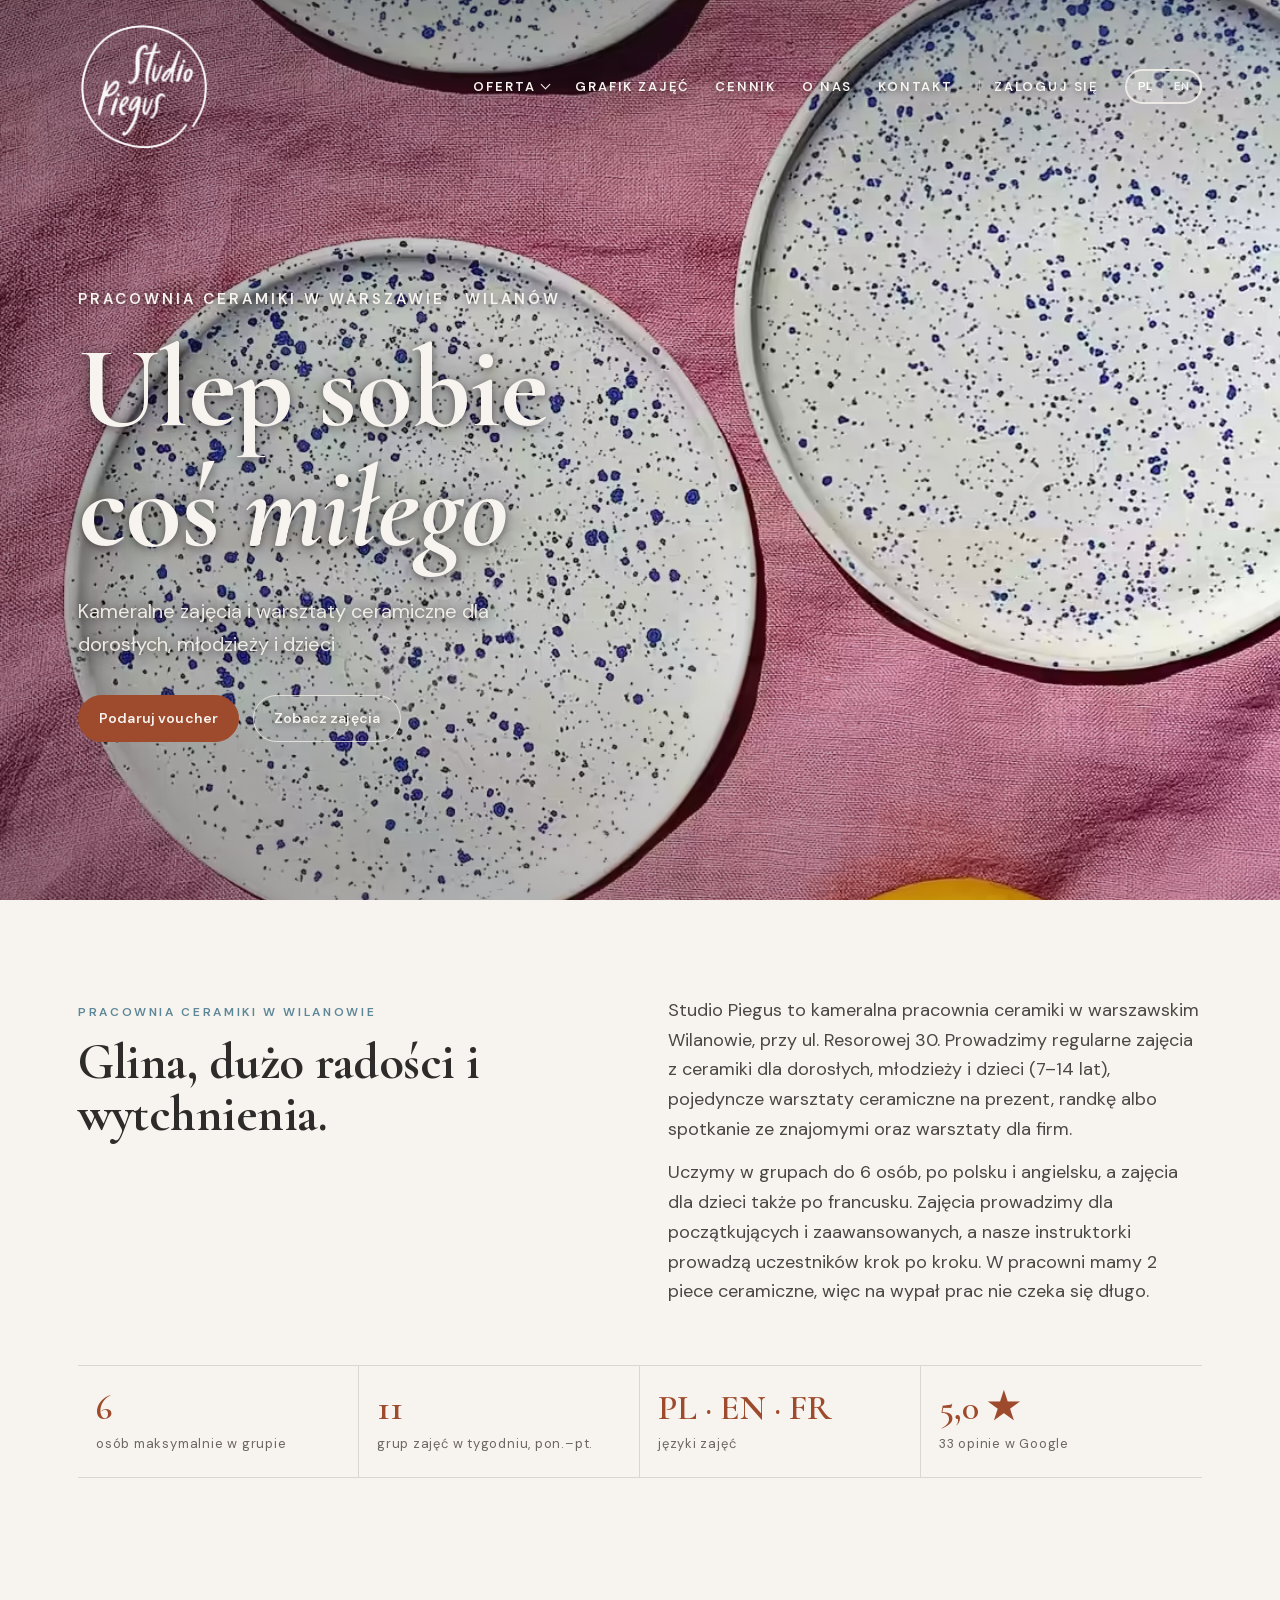
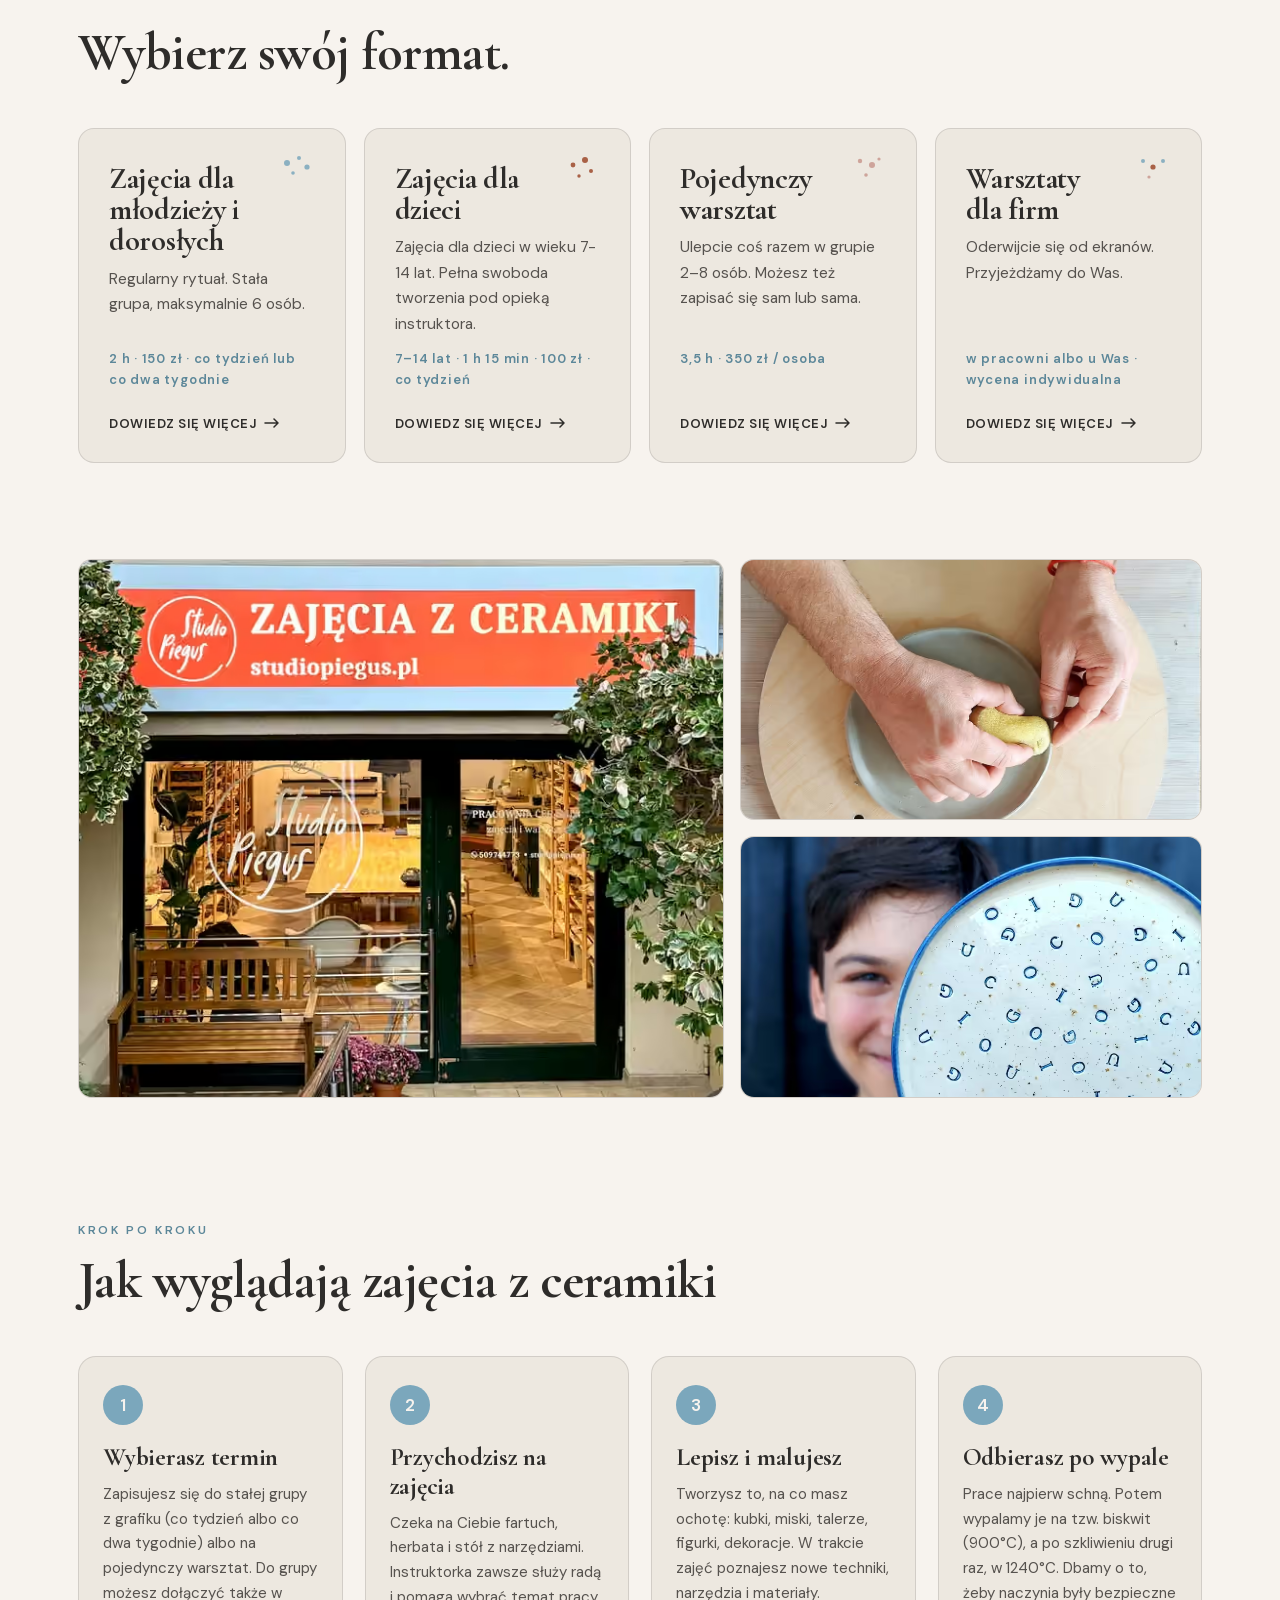
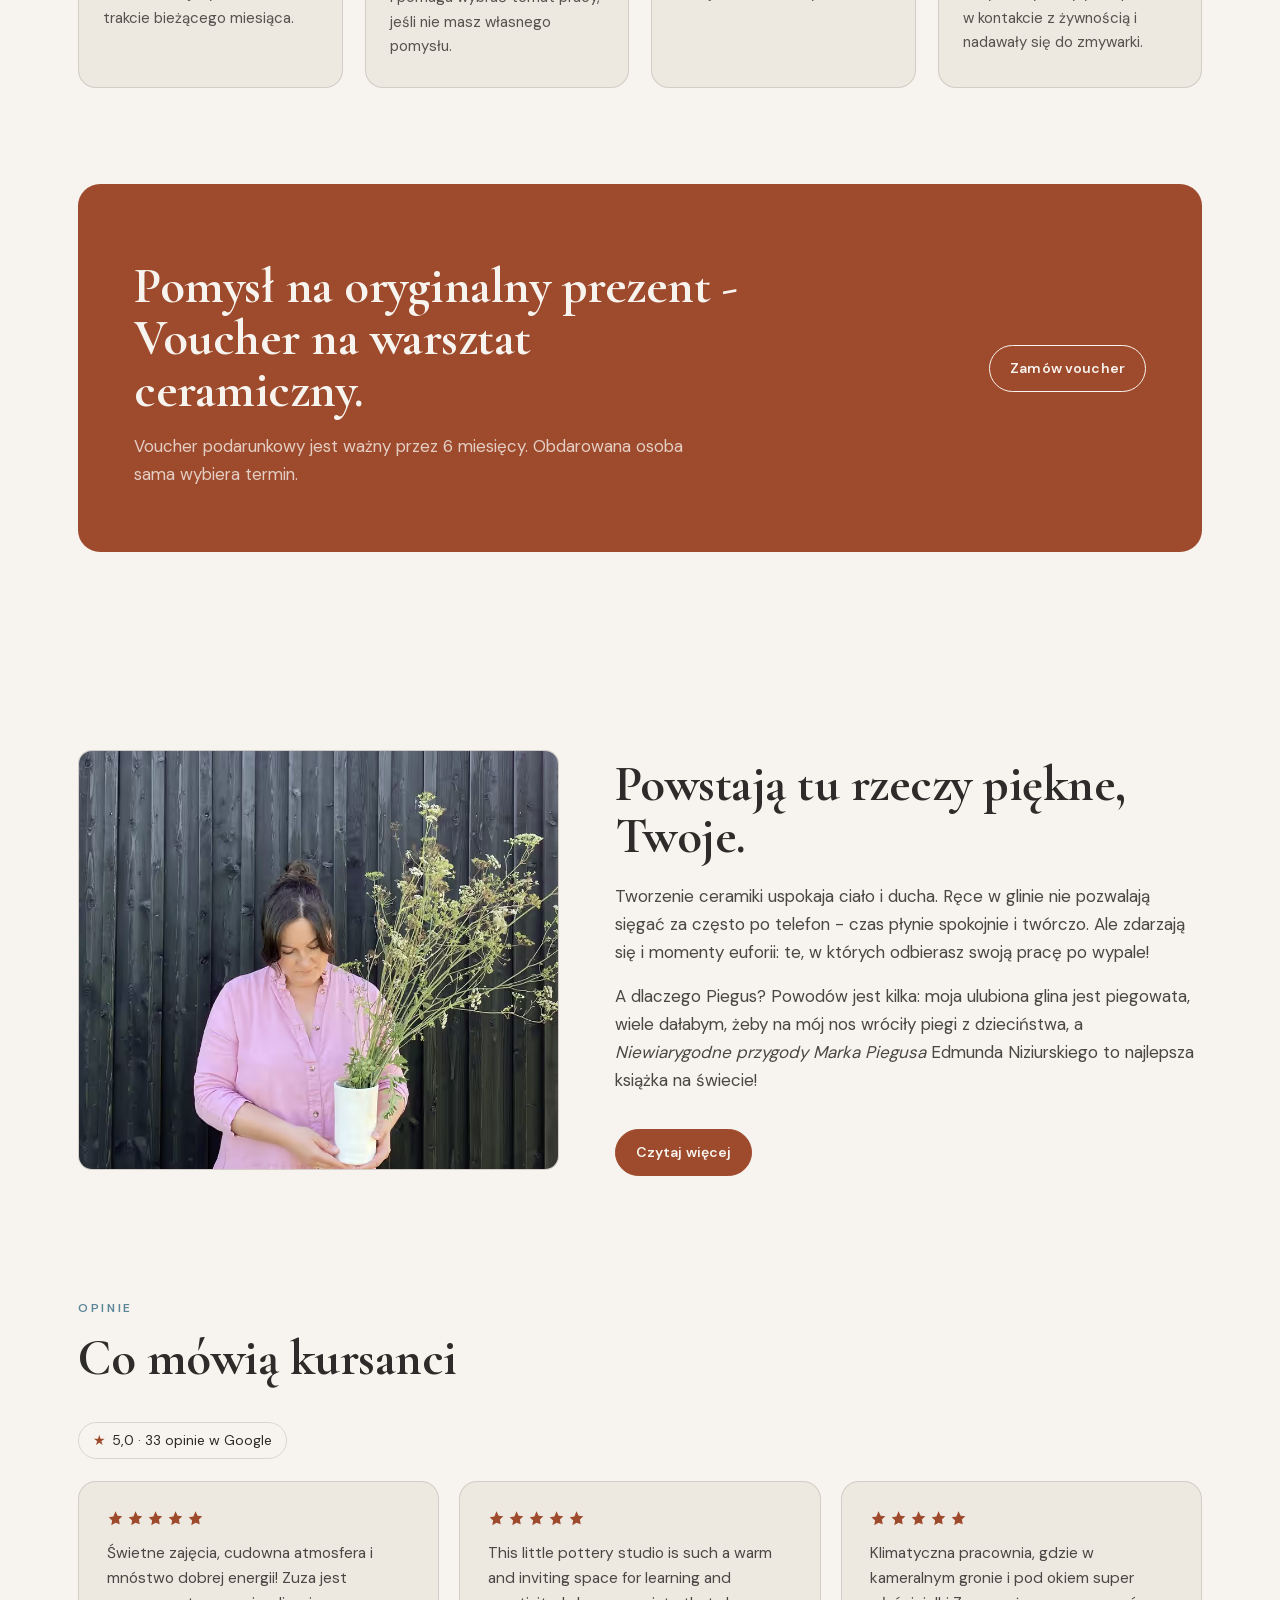
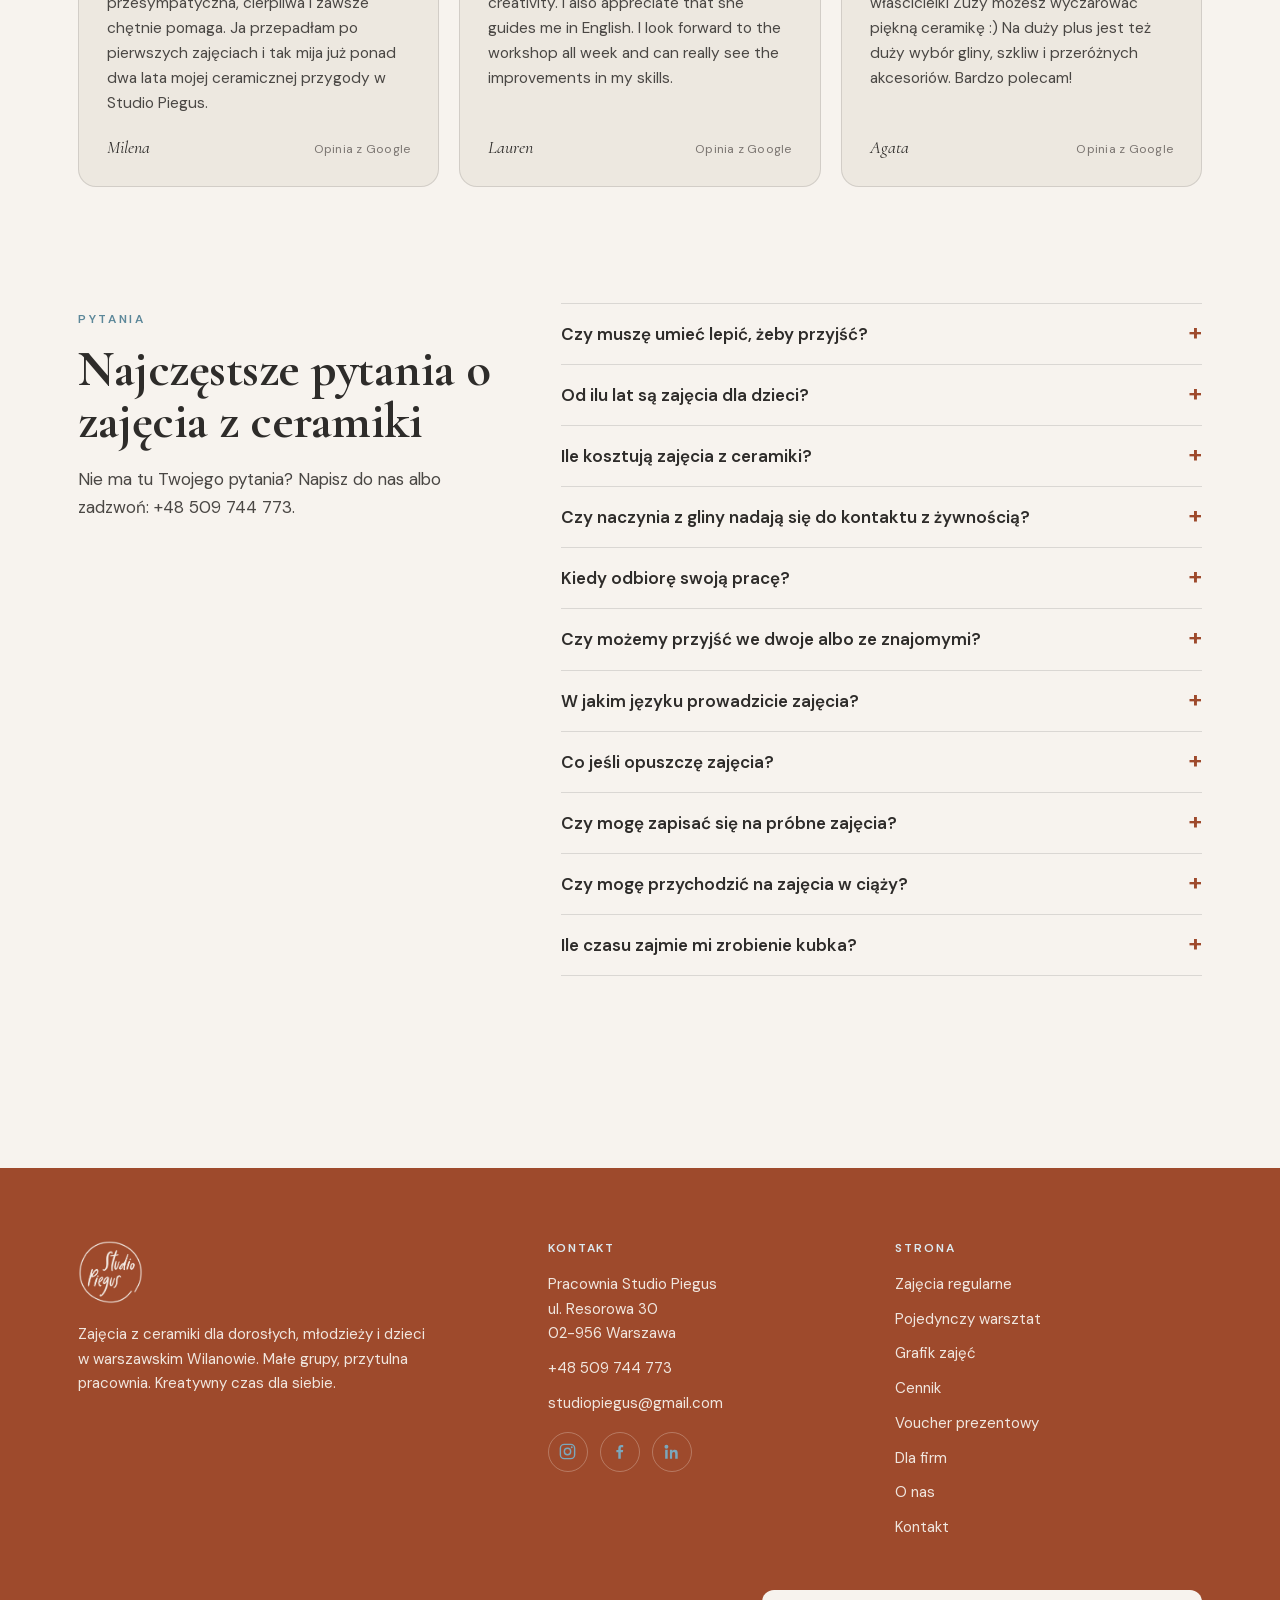
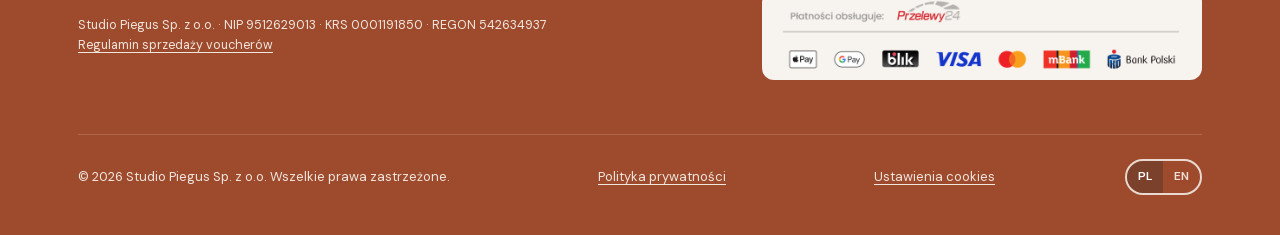
<file: studio-piegus-home-foto.html>
<!DOCTYPE html>
<html lang="pl"><head><meta charset="UTF-8">
<meta http-equiv="refresh" content="0; url=/">
<link rel="canonical" href="https://studiopiegus.pl/"><title>Studio Piegus</title>
<script>location.replace("/");</script><!-- Google Consent Mode v2: stan domyślny (odmowa) przed Cookiebot -->
<script data-cookieconsent="ignore">
window.dataLayer=window.dataLayer||[];function gtag(){dataLayer.push(arguments);}
gtag("consent","default",{ad_personalization:"denied",ad_storage:"denied",ad_user_data:"denied",analytics_storage:"denied",functionality_storage:"denied",personalization_storage:"denied",security_storage:"granted",wait_for_update:500});
gtag("set","ads_data_redaction",true);
</script>
<!-- Cookiebot CMP -->
<script id="Cookiebot" src="https://consent.cookiebot.com/uc.js" data-cbid="6dd742f5-c25e-4cb3-8c5d-858dd533b174" data-blockingmode="auto" type="text/javascript"></script>
<!-- End Cookiebot CMP -->
<!-- Google Tag Manager -->
<script data-cookieconsent="ignore">(function(w,d,s,l,i){w[l]=w[l]||[];w[l].push({'gtm.start':
new Date().getTime(),event:'gtm.js'});var f=d.getElementsByTagName(s)[0],
j=d.createElement(s),dl=l!='dataLayer'?'&l='+l:'';j.async=true;j.src=
'https://www.googletagmanager.com/gtm.js?id='+i+dl;f.parentNode.insertBefore(j,f);
})(window,document,'script','dataLayer','GTM-K9HF6BFL');</script>
<!-- End Google Tag Manager -->
</head>
<body>
<!-- Google Tag Manager (noscript) -->
<noscript><iframe src="https://www.googletagmanager.com/ns.html?id=GTM-K9HF6BFL"
height="0" width="0" style="display:none;visibility:hidden"></iframe></noscript>
<!-- End Google Tag Manager (noscript) --><p style="font-family:sans-serif;padding:24px">Przekierowanie… <a href="/">Studio Piegus</a></p></body></html>
</file>
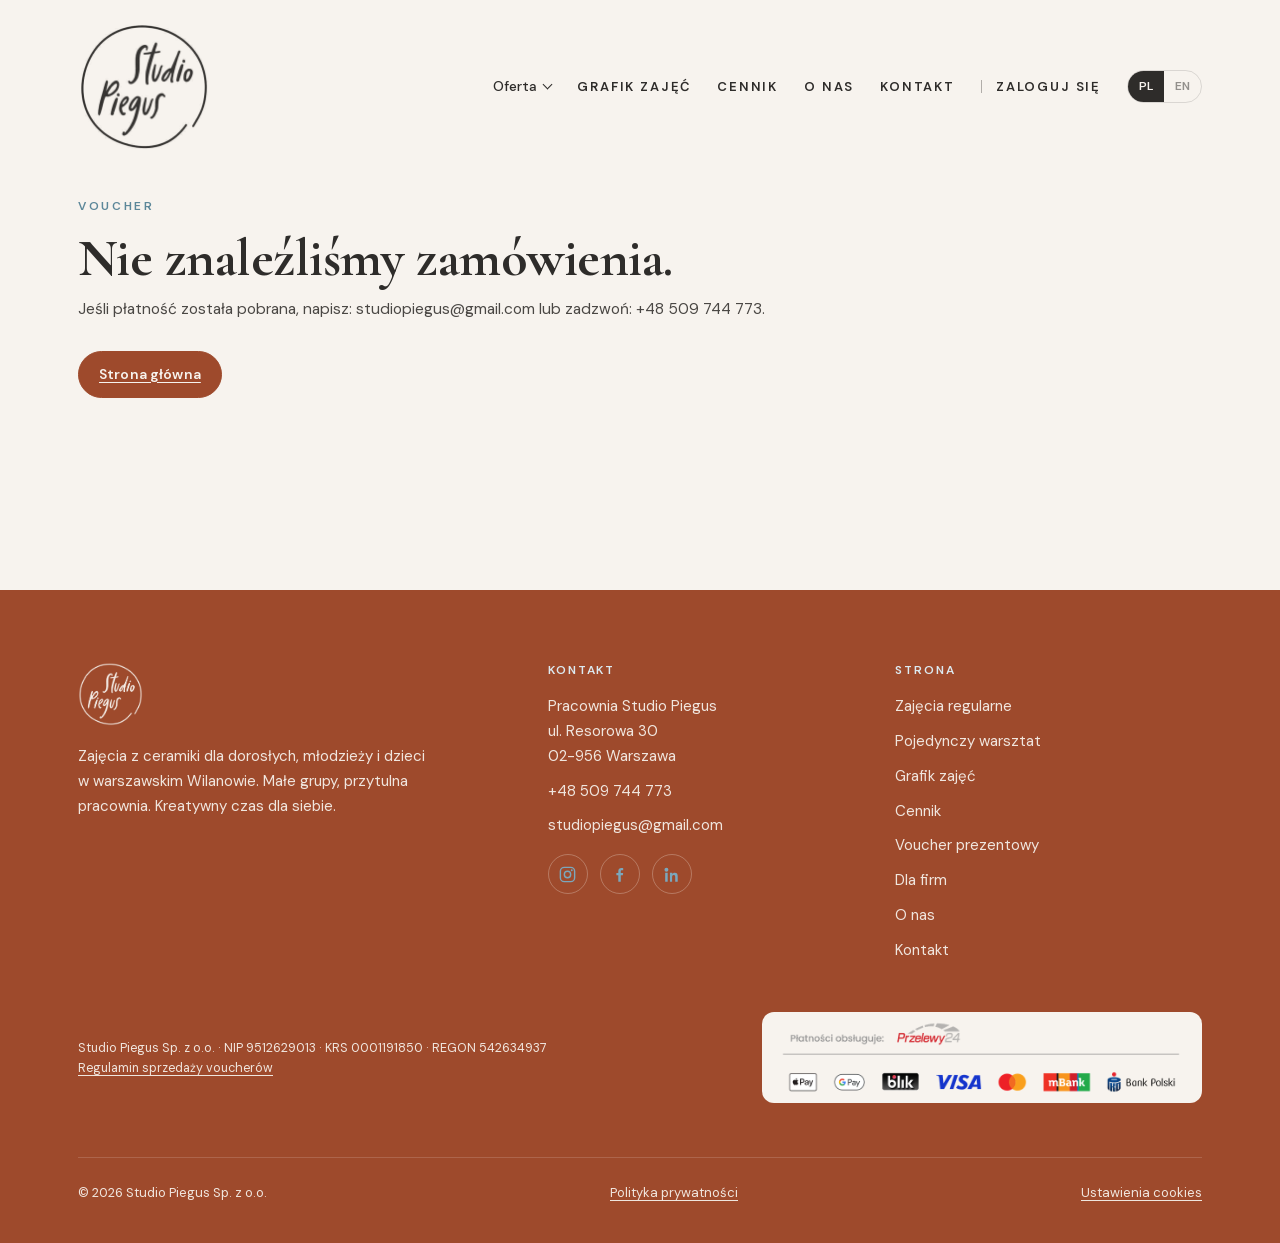
<file: voucher-dziekujemy.html>
<!DOCTYPE html>
<html lang="pl">
<head>
<meta charset="UTF-8">
<meta name="viewport" content="width=device-width, initial-scale=1.0">
<title>Dziękujemy za zamówienie | Studio Piegus</title>
<meta name="description" content="Potwierdzenie zakupu vouchera Studio Piegus.">
<meta name="robots" content="noindex, follow">
<link rel="icon" type="image/png" href="img/f9b4173410a0.png">
<link rel="apple-touch-icon" href="img/cef246f17d5a.png">
<link rel="preload" href="/fonts/dm-sans-normal-latin.woff2" as="font" type="font/woff2" crossorigin>
<link rel="preload" href="/fonts/cormorant-garamond-normal-latin.woff2" as="font" type="font/woff2" crossorigin>
<link rel="stylesheet" href="/fonts/fonts.css">
<link rel="preconnect" href="https://consent.cookiebot.com">
<link rel="preconnect" href="https://consentcdn.cookiebot.com">
<style>
  picture{display:contents}
  .sr-only{position:absolute;width:1px;height:1px;padding:0;margin:-1px;overflow:hidden;clip:rect(0,0,0,0);white-space:nowrap;border:0}


:root{
    --bg:#F7F3EE;
    --ink:#2E2C2A;
    --blue:#7BA7BC;
    --blue-deep:#5C8799;
    --clay:#9E4A2C;
    --pink:#C9998F;
    --surface:#EDE8E0;
    --line:rgba(46,44,42,.14);
    --serif:"Cormorant Garamond",Georgia,serif;
    --sans:"DM Sans",system-ui,sans-serif;
    --maxw:1180px;
  }
  *{box-sizing:border-box;margin:0;padding:0}
  html{scroll-behavior:smooth}
  body{
    background:var(--bg);
    color:var(--ink);
    font-family:var(--sans);
    font-size:17px;
    line-height:1.65;
    -webkit-font-smoothing:antialiased;
    overflow-x:hidden;
  }
  .wrap{max-width:var(--maxw);margin:0 auto;padding:0 28px}
  a{color:inherit;text-decoration:none}
  .eyebrow{
    font-family:var(--sans);
    font-size:12px;
    font-weight:600;
    letter-spacing:.22em;
    text-transform:uppercase;
    color:var(--blue-deep);
    display:inline-block;
  }
  h1,h2,h3{font-family:var(--serif);font-weight:500;line-height:1.04;letter-spacing:-.01em}

  /* ---------- speckle / freckle signature ---------- */
  .speck{position:absolute;border-radius:50%;pointer-events:none;will-change:transform,opacity}
  @keyframes settle{from{opacity:0;transform:scale(.2) translateY(-6px)}to{opacity:var(--o);transform:scale(1) translateY(0)}}

  /* ---------- nav ---------- */
  .nav{
    position:fixed;top:0;left:0;right:0;z-index:50;
    transition:background .35s ease, box-shadow .35s ease, padding .35s ease;
    padding:22px 0;
  }
  .nav.solid{background:rgba(247,243,238,.9);backdrop-filter:blur(10px);box-shadow:0 1px 0 var(--line);padding:14px 0}
  .nav-inner{display:flex;align-items:center;gap:28px}
  .brand{display:flex;align-items:center;gap:12px;font-family:var(--serif);font-size:23px;letter-spacing:.01em}
  .brand img{height:48px;width:auto;display:block;flex:none}
  .nav-links{display:flex;gap:26px;margin-left:auto;align-items:center}
  .nav-links a{font-size:14px;font-weight:500;letter-spacing:.01em;position:relative;padding:4px 0}
  .nav-links a::after{content:"";position:absolute;left:0;right:100%;bottom:0;height:1px;background:var(--ink);transition:right .3s ease}
  .nav-links a:hover::after{right:0}
  .lang{display:flex;border:1px solid var(--line);border-radius:999px;overflow:hidden;font-size:12px;font-weight:600;letter-spacing:.08em}
  .lang button{background:none;border:0;padding:6px 11px;cursor:pointer;color:var(--ink);font:inherit;opacity:.5;transition:.2s}
  .lang button.on{background:var(--ink);color:var(--bg);opacity:1}
  .btn{
    display:inline-flex;align-items:center;gap:8px;
    font-family:var(--sans);font-size:14px;font-weight:600;letter-spacing:.01em;
    padding:11px 20px;border-radius:999px;cursor:pointer;border:1px solid var(--ink);
    transition:transform .2s ease, background .2s ease, color .2s ease;
  }
  .btn-fill{background:var(--clay);color:var(--bg);border-color:var(--clay)}
  .btn-fill:hover{transform:translateY(-2px);background:var(--ink);color:var(--bg);border-color:var(--ink)}
  .btn-ghost:hover{background:var(--ink);color:var(--bg)}
  .btn-blue{background:var(--blue);border-color:var(--blue);color:var(--bg)}
  .btn-blue:hover{transform:translateY(-2px);background:var(--blue-deep);border-color:var(--blue-deep)}
  .burger{display:none;margin-left:auto;background:none;border:0;cursor:pointer;flex-direction:column;gap:5px;padding:6px}
  .burger span{width:24px;height:2px;background:var(--ink);display:block;transition:.3s}

  /* ---------- hero ---------- */
  .hero{position:relative;padding:172px 0 96px;overflow:hidden}
  #freckles{position:absolute;inset:0;z-index:0}
  .hero .wrap{position:relative;z-index:2}
  .hero-grid{display:grid;grid-template-columns:1.15fr .85fr;gap:48px;align-items:center}
  .hero h1{font-size:clamp(56px,9vw,116px);margin:14px 0 0}
  .hero h1 em{font-style:italic;color:var(--blue-deep)}
  .hero-sub{font-size:20px;max-width:30ch;margin:26px 0 34px;color:#4a4744}
  .hero-cta{display:flex;gap:14px;flex-wrap:wrap}
  .glaze-card{
    position:relative;border-radius:18px;background:var(--surface);
    border:1px solid var(--line);padding:30px;min-height:340px;
    display:flex;flex-direction:column;justify-content:flex-end;overflow:hidden;
  }
  .glaze-card .cap{position:relative;z-index:2}
  .glaze-card .cap h3{font-size:27px;line-height:1.1}
  .glaze-card .cap p{font-size:14px;color:#56524e;margin-top:8px}
  #glaze-speck{position:absolute;inset:0;z-index:1}

  /* ---------- generic section ---------- */
  .sec{padding:96px 0}
  .sec-head{max-width:62ch;margin-bottom:48px}
  .sec-head h2{font-size:clamp(34px,5vw,52px);margin-top:12px}
  .reveal{opacity:0;transform:translateY(22px);transition:opacity .7s ease,transform .7s ease}
  .reveal.in{opacity:1;transform:none}

  /* ---------- offer tiles ---------- */
  .tiles{display:grid;grid-template-columns:repeat(2,1fr);gap:18px}
  .tile{
    background:var(--surface);border:1px solid var(--line);border-radius:16px;
    padding:34px 30px 28px;transition:transform .3s ease,box-shadow .3s ease;
    position:relative;overflow:hidden;
  }
  .tile:hover{transform:translateY(-4px);box-shadow:0 18px 40px -28px rgba(46,44,42,.5)}
  .tile .dotcluster{position:absolute;top:18px;right:18px;width:54px;height:54px;opacity:.85}
  .tile h3{font-size:30px;margin-bottom:10px;padding-right:50px}
  .tile p{font-size:15.5px;color:#56524e;max-width:34ch}
  .tile .more{display:inline-flex;align-items:center;gap:7px;margin-top:22px;font-size:13px;font-weight:600;letter-spacing:.04em;text-transform:uppercase}
  .tile .more svg{transition:transform .25s ease}
  .tile:hover .more svg{transform:translateX(5px)}

  /* ---------- voucher band ---------- */
  .voucher{background:var(--clay);color:var(--bg);border-radius:22px;padding:64px 56px;position:relative;overflow:hidden}
  #voucher-speck{position:absolute;inset:0;opacity:.55}
  .voucher .v-inner{position:relative;z-index:2;display:grid;grid-template-columns:1.3fr .7fr;gap:40px;align-items:center}
  .voucher .eyebrow{color:var(--blue)}
  .voucher h2{font-size:clamp(32px,4.5vw,50px);color:var(--bg);margin:12px 0 16px}
  .voucher p{color:rgba(247,243,238,.78);max-width:46ch}
  .voucher .v-cta{display:flex;justify-content:flex-end}
  @media(max-width:760px){.voucher .v-cta{justify-content:flex-start}}

  /* ---------- about ---------- */
  .about-grid{display:grid;grid-template-columns:.9fr 1.1fr;gap:56px;align-items:center}
  .about-grid h2{font-size:clamp(32px,4.5vw,50px);margin:14px 0 20px}
  .about-grid p{color:#4a4744;margin-bottom:16px;max-width:50ch}
  .about-link{display:inline-flex;align-items:center;gap:8px;margin-top:8px;font-weight:600;font-size:14px;border-bottom:1px solid var(--ink);padding-bottom:3px}

  /* ---------- photo placeholders ---------- */
  .ph{
    position:relative;background:var(--surface);border:1px solid var(--line);border-radius:14px;
    overflow:hidden;display:flex;align-items:center;justify-content:center;
  }
  .ph .ph-speck{position:absolute;inset:0;opacity:.5}
  .ph .ph-label{position:relative;z-index:2;text-align:center;color:#7a756f;padding:18px}
  .ph .ph-label .tag{font-size:11px;font-weight:600;letter-spacing:.16em;text-transform:uppercase;color:var(--blue-deep);display:block;margin-bottom:6px}
  .ph .ph-label .what{font-family:var(--serif);font-size:20px;color:#5b5650}
  .gallery{display:grid;grid-template-columns:1.4fr 1fr;grid-template-rows:200px 200px;gap:16px}
  .gallery .ph:nth-child(1){grid-row:1 / span 2}

  /* ---------- corporate teaser ---------- */
  .corp{background:linear-gradient(180deg,var(--surface),var(--bg));border-radius:22px;border:1px solid var(--line);padding:60px 56px;text-align:center}
  .corp .eyebrow{color:var(--clay)}
  .corp h2{font-size:clamp(32px,4.5vw,52px);margin:14px auto 16px;max-width:18ch}
  .corp p{color:#4a4744;max-width:50ch;margin:0 auto 30px}

  /* ---------- footer ---------- */
  footer{background:var(--clay);color:var(--bg);margin-top:96px;padding:72px 0 40px}
  .foot-grid{display:grid;grid-template-columns:1.4fr 1fr 1fr;gap:40px}
  footer .brand{color:var(--bg)}
  footer .brand img{height:64px}
  .foot-desc{color:rgba(247,243,238,.92);font-size:15px;max-width:32ch;margin-top:18px}
  .foot-col h2{font-family:var(--sans);font-size:12px;font-weight:600;line-height:normal;letter-spacing:.16em;text-transform:uppercase;color:#DCEAF1;margin:0 0 16px}
  .foot-col a,.foot-col p{display:block;color:rgba(247,243,238,.92);font-size:15px;margin-bottom:10px;transition:color .2s}
  .foot-col a:hover{color:var(--bg)}
  .foot-bottom{display:flex;justify-content:space-between;align-items:center;gap:20px;flex-wrap:wrap;margin-top:54px;padding-top:24px;border-top:1px solid rgba(247,243,238,.16);font-size:13px;color:rgba(247,243,238,.92)}
  footer .lang{border-color:rgba(247,243,238,.3)}
  footer .lang button{color:rgba(247,243,238,.92)}
  footer .lang button.on{background:var(--bg);color:var(--ink);opacity:1}

  /* ---------- responsive ---------- */
  @media(max-width:920px){
    .hero-grid{grid-template-columns:1fr;gap:32px}
    .glaze-card{min-height:240px}
    .about-grid{grid-template-columns:1fr;gap:32px}
    .voucher .v-inner{grid-template-columns:1fr;gap:24px}
  }
  @media(max-width:760px){
    body{font-size:16px}
    .nav-links{display:none}
    .nav-links.open{display:flex;position:absolute;top:100%;left:0;right:0;flex-direction:column;background:var(--bg);padding:22px 28px;gap:18px;box-shadow:0 12px 30px -20px rgba(0,0,0,.4);margin-left:0}
    .nav-links.open .lang{margin-top:8px}
    .burger{display:flex}
    .tiles{grid-template-columns:1fr}
    .voucher,.corp{padding:44px 28px}
    .gallery{grid-template-columns:1fr;grid-template-rows:none}
    .gallery .ph{height:200px}
    .gallery .ph:nth-child(1){grid-row:auto}
    .foot-grid{grid-template-columns:1fr;gap:32px}
    .sec{padding:68px 0}
  }
  @media(prefers-reduced-motion:reduce){
    *{animation:none!important;transition:none!important;scroll-behavior:auto!important}
    .reveal{opacity:1;transform:none}
  }

/* ---------- page: kontakt ---------- */
.nav-links a.active::after{right:0}

.pagehead{position:relative;padding:150px 0 56px;overflow:hidden}
#freckles{position:absolute;inset:0;z-index:0}
.pagehead .wrap{position:relative;z-index:2}
.pagehead h1{font-size:clamp(44px,7vw,84px);margin:14px 0 0}
.pagehead h1 em{font-style:italic;color:var(--blue-deep)}
.pagehead .lead{font-size:19px;max-width:52ch;margin:22px 0 0;color:#4a4744}

.contact-grid{display:grid;grid-template-columns:1.3fr .7fr;gap:40px;align-items:start;padding-bottom:24px}

.formcard{background:var(--surface);border:1px solid var(--line);border-radius:18px;padding:36px;position:relative;overflow:hidden}
.fc-speck{position:absolute;inset:0;opacity:.32}
.form-inner{position:relative;z-index:2}
.field{margin-bottom:18px}
.field label{display:block;font-size:11px;font-weight:600;letter-spacing:.14em;text-transform:uppercase;color:var(--blue-deep);margin-bottom:7px}
.field input,.field select,.field textarea{width:100%;font-family:var(--sans);font-size:15px;color:var(--ink);background:var(--bg);border:1px solid var(--line);border-radius:10px;padding:12px 14px;transition:border-color .2s ease,box-shadow .2s ease}
.field textarea{min-height:118px;resize:vertical}
.field input:focus,.field select:focus,.field textarea:focus{outline:none;border-color:var(--blue);box-shadow:0 0 0 3px rgba(123,167,188,.22)}
.field .err{border-color:var(--clay);box-shadow:0 0 0 3px rgba(196,113,74,.16)}
.field-row{display:grid;grid-template-columns:1fr 1fr;gap:16px}
.consent{display:flex;gap:10px;align-items:flex-start;margin:4px 0 22px;font-size:13px;color:#56524e;line-height:1.5;cursor:pointer}
.consent input{margin-top:2px;flex:none;width:17px;height:17px;accent-color:var(--blue-deep)}
.consent.err-consent span{color:var(--clay)}
.note{font-size:12px;color:#7a756f;margin-top:12px}
.form-msg{display:none;text-align:center;padding:30px 10px}
.form-msg.show{display:block}
.form-msg .ok{width:54px;height:54px;border-radius:50%;background:var(--blue);display:flex;align-items:center;justify-content:center;margin:0 auto 16px}
.form-msg h3{font-family:var(--serif);font-weight:500;font-size:30px;margin-bottom:8px}
.form-msg p{color:#56524e;max-width:38ch;margin:0 auto}

.info-card{background:var(--ink);color:var(--bg);border-radius:18px;padding:34px;position:relative;overflow:hidden}
.info-card .ic-speck{position:absolute;inset:0;opacity:.5}
.info-card .ic-in{position:relative;z-index:2}
.info-card h3{font-family:var(--serif);font-weight:500;font-size:25px;margin-bottom:22px;color:var(--bg)}
.info-row{margin-bottom:18px}
.info-row .lbl{font-size:11px;font-weight:600;letter-spacing:.14em;text-transform:uppercase;color:var(--blue);margin-bottom:5px}
.info-row a,.info-row p{color:rgba(247,243,238,.92);font-size:16px;line-height:1.5}
.info-row a{transition:color .2s ease}
.info-row a:hover{color:var(--bg);text-decoration:underline}
.info-tip{margin-top:24px;padding-top:20px;border-top:1px solid rgba(247,243,238,.18);font-size:14px;color:rgba(247,243,238,.7);line-height:1.55}

.map-sec{padding:8px 0 0}
.map-head{margin-bottom:24px}
.map-head h2{font-size:clamp(30px,4.4vw,46px);margin-top:12px}
.map-wrap{border:1px solid var(--line);border-radius:18px;overflow:hidden;background:var(--surface)}
.map-wrap iframe{width:100%;height:420px;border:0;display:block;filter:saturate(.92) contrast(.98)}
.map-cap{display:flex;justify-content:space-between;align-items:center;gap:16px;flex-wrap:wrap;padding:18px 22px;border-top:1px solid var(--line);background:var(--surface)}
.map-cap p{font-size:15px;color:#4a4744}
.map-open{display:inline-flex;align-items:center;gap:8px;font-weight:600;font-size:14px;border-bottom:1px solid var(--ink);padding-bottom:3px}

@media(max-width:920px){
  .contact-grid{grid-template-columns:1fr;gap:28px}
}
@media(max-width:760px){
  .pagehead{padding:128px 0 40px}
  .formcard{padding:26px}
  .field-row{grid-template-columns:1fr}
  .map-wrap iframe{height:320px}
}

  /* ---- unified menu (uppercase / 2x logo / language chip) ---- */
  .nav-links a{text-transform:uppercase;letter-spacing:.14em;font-size:13px;font-weight:600}
  .nav .brand img{height:129px}
  .nav.solid .brand img{height:98px}
  @media(max-width:760px){ .nav .brand img{height:87px} .nav.solid .brand img{height:76px} }
  body.foto .lang{border-width:2px;border-color:rgba(46,44,42,.5);background:rgba(30,26,24,.6)}
  body.foto .lang button{color:#fff;background:transparent;opacity:.82}
  body.foto .lang button.on{background:rgba(247,243,238,.26);color:#fff;opacity:1}

  /* ---- social icons + monochrome map ---- */
  .socials{display:flex;gap:12px;margin-top:16px}
  .socials a{display:inline-flex;align-items:center;justify-content:center;width:40px;height:40px;border-radius:999px;border:1px solid var(--line);color:var(--blue-deep);transition:background .2s ease,color .2s ease,border-color .2s ease}
  .socials a:hover{color:var(--bg);background:var(--blue-deep);border-color:var(--blue-deep)}
  .socials-dark a{border-color:rgba(247,243,238,.28);color:var(--blue)}
  .socials-dark a:hover{color:var(--ink);background:var(--blue);border-color:var(--blue)}
  iframe[title="Mapa - Studio Piegus"]{filter:grayscale(1) contrast(1.02)}
  .speck{display:none}

  /* ---- location card (map) ---- */
  .map-card{position:relative;display:flex;align-items:center;gap:22px;min-height:340px;padding:40px;border-radius:16px;overflow:hidden;background:linear-gradient(135deg,#5C8799,#7BA7BC);color:#F7F3EE;text-decoration:none;box-shadow:0 26px 54px -30px rgba(46,44,42,.5)}
  .map-card .mc-grid{position:absolute;inset:0;background-image:linear-gradient(rgba(247,243,238,.16) 1px,transparent 1px),linear-gradient(90deg,rgba(247,243,238,.16) 1px,transparent 1px);background-size:40px 40px;opacity:.55}
  .map-card .mc-pin{position:relative;z-index:1;display:inline-flex;align-items:center;justify-content:center;width:66px;height:66px;border-radius:999px;background:rgba(247,243,238,.16);flex:none}
  .map-card .mc-txt{position:relative;z-index:1;display:flex;flex-direction:column;gap:6px}
  .map-card .mc-txt b{font-family:var(--serif);font-weight:700;font-size:26px;line-height:1.1}
  .map-card .mc-txt span{font-family:var(--sans);font-size:14px;opacity:.86}
  .map-card:hover{filter:brightness(1.05)}

  h1,h2,h3,h4{font-family:var(--serif);font-weight:700}
  h1 em,h2 em,h3 em{color:var(--clay);font-style:italic}

  /* ---- hero full-screen (photo) ---- */
  .hero-full{min-height:100svh;display:flex;align-items:center;padding:132px 0 44px;overflow:hidden;position:relative}
  .hero-full .hero-bg{position:absolute;inset:0;width:100%;height:100%;object-fit:cover;z-index:0}
  .hero-full .hero-scrim{position:absolute;inset:0;z-index:1;background:linear-gradient(90deg,rgba(26,22,20,.66) 0%,rgba(26,22,20,.34) 46%,rgba(26,22,20,.08) 100%),linear-gradient(180deg,rgba(26,22,20,.5) 0%,rgba(26,22,20,0) 30%,rgba(26,22,20,0) 68%,rgba(26,22,20,.34) 100%)}
  .hero-full .wrap{position:relative;z-index:2;width:100%}
  .hero-full .hero-inner{max-width:640px}
  .hero-full h1{color:#F7F3EE;margin:0;font-weight:700;text-shadow:0 2px 20px rgba(20,16,14,.4)}
  .hero-full h1 em{color:#F7F3EE}
  .hero-full .lead{color:rgba(247,243,238,.92);max-width:46ch}
  body.foto .nav:not(.solid) .brand img{filter:brightness(0) invert(1)}
  body.foto .nav:not(.solid) .burger span{background:#F7F3EE}
  @media(min-width:761px){
    body.foto .nav:not(.solid) .nav-links a{color:#F7F3EE}
    body.foto .nav:not(.solid) .nav-links a::after{background:#F7F3EE}
  }

  @media(max-height:560px){ .nav .brand img,.nav.solid .brand img{height:52px} .hero-full{padding-top:92px} .hero-full h1{font-size:clamp(28px,5.5vw,44px)} .hero-full .hero-sub{font-size:15px} }

  .map-frame{width:100%;height:440px;border:0;border-radius:16px;display:block;box-shadow:0 26px 54px -30px rgba(46,44,42,.5)}

  /* mobile open-menu: dark text on cream dropdown */
  body.foto .nav .nav-links.open a{color:var(--ink)}
  body.foto .nav .nav-links.open .lang{border-color:rgba(46,44,42,.35);background:transparent}
  body.foto .nav .nav-links.open .lang button{color:var(--ink);opacity:.7}
  body.foto .nav .nav-links.open .lang button.on{background:var(--ink);color:var(--bg);opacity:1}

  /* password gate */

  

  

  
  
  html

  

  

  

  

  
  .voucher .btn-fill{border-color:#F7F3EE}
  .voucher .btn-fill:hover{border-color:#F7F3EE}

  .legal{max-width:780px}
  .top-sec{padding-top:190px} @media(max-width:760px){ .top-sec{padding-top:132px} }
  .legal h2{font-family:var(--serif);font-weight:700;font-size:clamp(22px,3vw,30px);color:var(--ink);margin:38px 0 12px}
  .legal h3{font-family:var(--sans);font-weight:600;font-size:16px;color:var(--ink);margin:22px 0 8px}
  .legal p,.legal li{color:#4a4744;line-height:1.7;font-size:15.5px}
  .legal ul{padding-left:20px;margin:8px 0 16px}
  .legal li{margin-bottom:7px}
  .legal .meta{font-size:14px;color:#6a6560;margin-bottom:6px}
  .legal .card{background:var(--surface);border:1px solid var(--line);border-radius:16px;padding:22px 24px;margin:14px 0 8px}
  .legal .card p{margin:4px 0}
  .legal a{color:var(--clay);text-decoration:underline;text-underline-offset:3px}

  .nav-login{font-weight:700}
  .nav-login::before{content:"";display:inline-block;width:1px;height:13px;background:currentColor;opacity:.35;margin-right:14px;vertical-align:-2px}
  .nav-links.open .nav-login::before{display:none}
  @media(min-width:761px) and (max-width:1199px){
    .nav-links{display:none}
    .nav-links.open{display:flex;position:absolute;top:100%;left:0;right:0;flex-direction:column;background:var(--bg);padding:22px 28px;gap:18px;box-shadow:0 12px 30px -20px rgba(0,0,0,.4);margin-left:0}
    .nav-links.open .lang{margin-top:8px}
    .burger{display:flex}
  }
  footer .foot-bottom .lang button.on{background:rgba(46,44,42,.3);color:#fff}

  /* ---- menu „Oferta” (rozwijane po kliknięciu) ---- */
  .dd{position:relative;display:flex;align-items:center}
  .dd-t{font:inherit;font-size:14px;font-weight:500;letter-spacing:.01em;color:inherit;background:none;border:0;padding:4px 0;cursor:pointer;display:inline-flex;align-items:center;gap:7px;white-space:nowrap}
  .dd-t::after{content:"";width:6px;height:6px;border-right:1.5px solid currentColor;border-bottom:1.5px solid currentColor;transform:translateY(-2px) rotate(45deg);transition:transform .2s}
  .dd.open .dd-t::after{transform:translateY(1px) rotate(225deg)}
  .dd-m{display:none;position:absolute;top:100%;left:-22px;margin-top:var(--dd-gap,24px);min-width:250px;padding:18px 22px 20px;background:rgba(247,243,238,.98);box-shadow:0 18px 30px -22px rgba(0,0,0,.45);border-radius:0 0 12px 12px;flex-direction:column;gap:15px}
  .dd.open .dd-m{display:flex}
  .nav .dd-m a{color:var(--ink)!important;text-shadow:none!important;white-space:nowrap}
  .nav.solid{--dd-gap:17px}
  body.foto .nav-links .dd-t{text-transform:uppercase;letter-spacing:.14em;font-size:13px;font-weight:600}
  body.foto .nav:not(.solid):not(.dd-on) .dd-t{color:#F7F3EE;text-shadow:0 1px 7px rgba(20,16,14,.55)}
  .nav.dd-on{background:rgba(247,243,238,.98);box-shadow:0 1px 0 var(--line)}
  body.foto .nav.dd-on .nav-links a,body.foto .nav.dd-on .dd-t{color:var(--ink)!important;text-shadow:none!important}
  body.foto .nav.dd-on .nav-links a::after{background:var(--ink)}
  body.foto .nav.dd-on .brand img{filter:none}
  body.foto .nav.dd-on .lang{border-color:rgba(46,44,42,.5);background:rgba(30,26,24,.6)}
  .nav.dd-fast,.nav.dd-fast *{transition-duration:.08s!important}
  .nav-links.open .dd{flex-direction:column;align-items:center}
  .nav-links.open .dd-t{color:var(--ink)!important;text-shadow:none!important}
  .nav-links.open .dd-m{position:static;margin:12px 0 2px;padding:12px 0 4px;min-width:0;width:240px;max-width:100%;background:none;box-shadow:none;border-radius:0;border-top:1px solid var(--line);border-bottom:1px solid var(--line);align-items:center;gap:14px}
  .nav-links.open .dd-m a{font-size:12px!important;opacity:.85}
  body.foto .nav .nav-links.open > a{text-shadow:none!important}
</style>
<!-- Google Consent Mode v2: stan domyślny (odmowa) przed Cookiebot -->
<script data-cookieconsent="ignore">
window.dataLayer=window.dataLayer||[];function gtag(){dataLayer.push(arguments);}
gtag("consent","default",{ad_personalization:"denied",ad_storage:"denied",ad_user_data:"denied",analytics_storage:"denied",functionality_storage:"denied",personalization_storage:"denied",security_storage:"granted",wait_for_update:500});
gtag("set","ads_data_redaction",true);
</script>
<!-- Cookiebot CMP -->
<script id="Cookiebot" src="https://consent.cookiebot.com/uc.js" data-cbid="6dd742f5-c25e-4cb3-8c5d-858dd533b174" data-blockingmode="auto" type="text/javascript"></script>
<!-- End Cookiebot CMP -->
<!-- Google Tag Manager -->
<script data-cookieconsent="ignore">(function(w,d,s,l,i){w[l]=w[l]||[];w[l].push({'gtm.start':
new Date().getTime(),event:'gtm.js'});var f=d.getElementsByTagName(s)[0],
j=d.createElement(s),dl=l!='dataLayer'?'&l='+l:'';j.async=true;j.src=
'https://www.googletagmanager.com/gtm.js?id='+i+dl;f.parentNode.insertBefore(j,f);
})(window,document,'script','dataLayer','GTM-K9HF6BFL');</script>
<!-- End Google Tag Manager -->
</head>
<body>
<!-- Google Tag Manager (noscript) -->
<noscript><iframe src="https://www.googletagmanager.com/ns.html?id=GTM-K9HF6BFL"
height="0" width="0" style="display:none;visibility:hidden"></iframe></noscript>
<!-- End Google Tag Manager (noscript) -->
<nav class="nav" id="nav">
  <div class="wrap nav-inner">
    <a href="/" class="brand" aria-label="Studio Piegus - strona główna">
      <img src="img/0037b320eb11.png" alt="Studio Piegus" width="313" height="306">
    </a>
    <button class="burger" id="burger" aria-label="Menu"><span></span><span></span><span></span></button>
    <div class="nav-links" id="navlinks">
      <div class="dd" id="ddOferta">
        <button type="button" class="dd-t" aria-expanded="false" aria-controls="ddOfertaMenu" data-pl="Oferta" data-en="Offer">Oferta</button>
        <div class="dd-m" id="ddOfertaMenu">
          <a href="zajecia.html" data-pl="Zajęcia regularne" data-en="Regular classes">Zajęcia regularne</a>
          <a href="warsztaty.html" data-pl="Pojedynczy warsztat" data-en="Single workshop">Pojedynczy warsztat</a>
          <a href="dla-firm.html" data-pl="Warsztaty dla firm" data-en="Corporate workshops">Warsztaty dla firm</a>
          <a href="voucher.html" data-pl="Voucher prezentowy" data-en="Gift voucher">Voucher prezentowy</a>
        </div>
      </div>
      <a href="zajecia.html#harmonogram" data-pl="Grafik zajęć" data-en="Timetable">Grafik zajęć</a>
      <a href="cennik.html" data-pl="Cennik" data-en="Pricing">Cennik</a>
      <a href="o-nas.html" data-pl="O nas" data-en="About">O nas</a>
      <a href="kontakt.html" data-pl="Kontakt" data-en="Contact">Kontakt</a>
      <a href="https://clayboard.studiopiegus.pl/" class="nav-login" target="_blank" rel="noopener" data-pl="Zaloguj się" data-en="Log in">Zaloguj się</a>
      <div class="lang" role="group" aria-label="Język">
        <button class="on" data-lang="pl">PL</button>
        <button data-lang="en">EN</button>
      </div>
    </div>
  </div>
</nav>

<main>
  <section class="sec top-sec">
    <div class="wrap">
      <div class="legal">
        <span class="eyebrow" data-pl="Voucher" data-en="Gift voucher">Voucher</span>
        <h1 id="tTitle" style="font-family:var(--serif);font-weight:700;font-size:clamp(34px,5vw,54px);margin:12px 0 10px;color:var(--ink)" data-pl="Sprawdzamy płatność…" data-en="Checking your payment…">Sprawdzamy płatność…</h1>
        <p id="tText" data-pl="To potrwa tylko chwilę. Nie zamykaj tej strony." data-en="This will only take a moment. Please keep this page open.">To potrwa tylko chwilę. Nie zamykaj tej strony.</p>
        <p id="tOrder" class="meta"></p>
        <p style="margin-top:28px"><a class="btn btn-fill" style="color:var(--bg)" href="/" data-pl="Strona główna" data-en="Home page">Strona główna</a></p>
      </div>
    </div>
  </section>
</main>
</main>

<footer id="contact">
  <div class="wrap">
    <div class="foot-grid">
      <div>
        <div class="brand"><img src="img/e8dd5a2f4b17.png" alt="Studio Piegus" width="313" height="306" loading="lazy" decoding="async"></div>
        <p class="foot-desc" data-pl="Zajęcia z ceramiki dla dorosłych, młodzieży i dzieci w warszawskim Wilanowie. Małe grupy, przytulna pracownia. Kreatywny czas dla siebie." data-en="Ceramics classes for adults, teens and children in Wilanów, Warsaw. Small groups, a cosy studio. Creative time for yourself.">Zajęcia z ceramiki dla dorosłych, młodzieży i dzieci w warszawskim Wilanowie. Małe grupy, przytulna pracownia. Kreatywny czas dla siebie.</p>
      </div>
      <div class="foot-col">
        <h2 data-pl="Kontakt" data-en="Contact">Kontakt</h2>
        <p data-pl="Pracownia Studio Piegus<br>ul. Resorowa 30<br>02-956 Warszawa" data-en="Studio Piegus pottery studio<br>ul. Resorowa 30<br>02-956 Warsaw">Pracownia Studio Piegus<br>ul. Resorowa 30<br>02-956 Warszawa</p>
        <a href="tel:+48509744773">+48 509 744 773</a>
        <a href="mailto:studiopiegus@gmail.com">studiopiegus@gmail.com</a>
        <div class="socials socials-dark">
          <a href="https://www.instagram.com/studio.piegus" target="_blank" rel="noopener" aria-label="Instagram"><svg viewBox="0 0 24 24" width="19" height="19" fill="none" stroke="currentColor" stroke-width="1.8" stroke-linecap="round" stroke-linejoin="round"><rect x="3" y="3" width="18" height="18" rx="5"/><circle cx="12" cy="12" r="4"/><circle cx="17.4" cy="6.6" r="1.15" fill="currentColor" stroke="none"/></svg></a>
          <a href="https://www.facebook.com/Studio.Piegus/" target="_blank" rel="noopener" aria-label="Facebook"><svg viewBox="0 0 24 24" width="19" height="19" fill="currentColor"><path d="M13.6 21v-8h2.62l.39-3h-3.01V8.09c0-.87.24-1.46 1.49-1.46h1.59V3.96c-.28-.04-1.22-.12-2.32-.12-2.3 0-3.87 1.4-3.87 3.98V10H8.06v3h2.42v8z"/></svg></a>
          <a href="https://www.linkedin.com/company/studio-piegus" target="_blank" rel="noopener" aria-label="LinkedIn"><svg viewBox="0 0 24 24" width="19" height="19" fill="currentColor"><g transform="translate(0.62,0)"><path d="M4.98 3.5a2.5 2.5 0 11-.02 5.01A2.5 2.5 0 014.98 3.5zM3.4 9.75h3.15V21H3.4zM9.4 9.75h3.02v1.54h.04c.42-.8 1.45-1.64 2.98-1.64 3.19 0 3.78 2.1 3.78 4.83V21h-3.15v-5.46c0-1.3-.02-2.98-1.82-2.98-1.82 0-2.1 1.42-2.1 2.89V21H9.4z"/></g></svg></a>
        </div>
      </div>
      <div class="foot-col">
        <h2 data-pl="Strona" data-en="Site">Strona</h2>
        <a href="zajecia.html" data-pl="Zajęcia regularne" data-en="Regular classes">Zajęcia regularne</a>
        <a href="warsztaty.html" data-pl="Pojedynczy warsztat" data-en="Single workshop">Pojedynczy warsztat</a>
        <a href="zajecia.html#harmonogram" data-pl="Grafik zajęć" data-en="Timetable">Grafik zajęć</a>
        <a href="cennik.html" data-pl="Cennik" data-en="Pricing">Cennik</a>
        <a href="voucher.html" data-pl="Voucher prezentowy" data-en="Gift voucher">Voucher prezentowy</a>
        <a href="dla-firm.html" data-pl="Dla firm" data-en="Corporate">Dla firm</a>
        <a href="o-nas.html" data-pl="O nas" data-en="About">O nas</a>
        <a href="kontakt.html" data-pl="Kontakt" data-en="Contact">Kontakt</a>
      </div>
    </div>
    <div class="foot-legal" style="margin-top:40px;display:flex;flex-wrap:wrap;gap:18px 28px;align-items:center;justify-content:space-between;font-size:12.5px;line-height:1.6;color:rgba(247,243,238,.92)">
      <p style="margin:0;max-width:62ch">Studio Piegus Sp. z o.o. · NIP 9512629013 · KRS 0001191850 · REGON 542634937<br><a href="regulamin-voucherow.html" style="color:inherit;text-decoration:underline;text-underline-offset:3px" data-pl="Regulamin sprzedaży voucherów" data-en="Voucher Terms of Sale">Regulamin sprzedaży voucherów</a></p>
      <img src="img/platnosci-przelewy24.png" width="440" height="79" loading="lazy" alt="Płatności obsługuje Przelewy24: Apple Pay, Google Pay, BLIK, Visa, Mastercard i przelewy bankowe" style="background:#F7F3EE;border-radius:12px;padding:8px 12px;max-width:100%;height:auto;box-sizing:border-box">
    </div>
    <div class="foot-bottom"><span>© 2026 Studio Piegus Sp. z o.o.</span><a href="polityka-prywatnosci.html" style="margin-left:18px;color:inherit;text-decoration:underline;text-underline-offset:3px" data-pl="Polityka prywatności" data-en="Privacy policy">Polityka prywatności</a>
      <a href="javascript:Cookiebot.renew()" style="margin-left:18px;color:inherit;text-decoration:underline;text-underline-offset:3px" data-pl="Ustawienia cookies" data-en="Cookie settings">Ustawienia cookies</a></div>
  </div>
</footer>
<script>
(function(){
  var nav=document.getElementById('nav');
  var onScroll=function(){ if(nav) nav.classList.toggle('solid', window.scrollY>10); };
  onScroll(); window.addEventListener('scroll',onScroll,{passive:true});
  var burger=document.getElementById('burger'), links=document.getElementById('navlinks');
  if(burger&&links){ burger.addEventListener('click',function(){links.classList.toggle('open');});
    links.querySelectorAll('a').forEach(function(a){a.addEventListener('click',function(){links.classList.remove('open');});}); }
  function setLang(l){ document.documentElement.lang=l;
    document.querySelectorAll('[data-pl]').forEach(function(el){ var v=el.getAttribute('data-'+l); if(v!==null) el.innerHTML=v; });
    document.querySelectorAll('.lang button').forEach(function(b){ b.classList.toggle('on', b.getAttribute('data-lang')===l); }); }
  document.querySelectorAll('.lang button').forEach(function(b){ b.addEventListener('click',function(){ try{localStorage.setItem('piegus_lang',b.getAttribute('data-lang'));}catch(e){} setLang(b.getAttribute('data-lang')); }); });
  try{ var L=localStorage.getItem('piegus_lang'); if(L&&L!=='pl') setLang(L); }catch(e){}
})();
</script>
<script>
/* Strona po płatności: pyta Clayboard o status zamówienia (tylko status, bez danych). */
(function(){
  var p=new URLSearchParams(location.search), order=p.get('order')||'';
  var API='https://clayboard.studiopiegus.pl';
  var bp=null;
  try{ API=sessionStorage.getItem('piegus_api')||API; bp=sessionStorage.getItem('piegus_bypass'); }catch(e){}
  // Testy na podglądzie Vercel: adres API i sekret obejścia także z adresu strony (np. po otwarciu w nowej karcie).
  var qa=p.get('api'), qb=p.get('bypass');
  if(qa && /^(https:\/\/[a-z0-9-]+\.vercel\.app|http:\/\/localhost:\d+)$/.test(qa)){ API=qa; if(qb && /^[A-Za-z0-9]{32}$/.test(qb)) bp=qb; }
  if(p.get('lang')==='en'){ var b=document.querySelector('.lang button[data-lang=en]'); if(b) b.click(); }
  var en=function(){return document.documentElement.lang==='en';};
  var M={
    paid:{pl:['Dziękujemy! Płatność przyjęta.','Vouchery wysłaliśmy na Twój e-mail (sprawdź też folder spam). Termin warsztatu ustalisz z nami mailowo lub telefonicznie.'],
          en:['Thank you! Payment received.','We\u2019ve sent the vouchers to your e-mail (please also check spam). Book the workshop date with us by e-mail or phone.']},
    wait:{pl:['Płatność jeszcze się przetwarza.','Gdy tylko Przelewy24 ją potwierdzą, wyślemy vouchery na e-mail. Jeśli nic nie przyjdzie w ciągu godziny, napisz: studiopiegus@gmail.com lub zadzwoń: +48 509 744 773.'],
          en:['Your payment is still processing.','As soon as Przelewy24 confirms it, we\u2019ll e-mail your vouchers. If nothing arrives within an hour, write to studiopiegus@gmail.com or call +48 509 744 773.']},
    none:{pl:['Nie znaleźliśmy zamówienia.','Jeśli płatność została pobrana, napisz: studiopiegus@gmail.com lub zadzwoń: +48 509 744 773.'],
          en:['We couldn\u2019t find the order.','If you were charged, write to studiopiegus@gmail.com or call +48 509 744 773.']}
  };
  function show(k){
    var m=M[k];
    ['tTitle','tText'].forEach(function(id,i){var el=document.getElementById(id); el.setAttribute('data-pl',m.pl[i]); el.setAttribute('data-en',m.en[i]); el.innerHTML=m[en()?'en':'pl'][i];});
  }
  if(!/^V-[A-Z0-9]{6}$/.test(order)){ show('none'); return; }
  var o=document.getElementById('tOrder'); o.setAttribute('data-pl','Numer zamówienia: '+order); o.setAttribute('data-en','Order number: '+order); o.textContent=(en()?'Order number: ':'Numer zamówienia: ')+order;
  var tries=0;
  (function poll(){
    fetch(API+'/api/vouchers/status?order='+encodeURIComponent(order)+(bp?'&x-vercel-protection-bypass='+bp:'')).then(function(r){return r.json();}).then(function(d){
      if(d.status==='paid') return show('paid');
      if(d.status==='not_found') return show('none');
      if(++tries<40) setTimeout(poll,3000); else show('wait');
    }).catch(function(){ if(++tries<40) setTimeout(poll,3000); else show('wait'); });
  })();
})();
</script>
<script>
/* Analytics: kliknięcia w telefon i e-mail jako zdarzenia GTM (bez danych osobowych) */
(function(){window.dataLayer=window.dataLayer||[];document.addEventListener('click',function(e){var a=e.target&&e.target.closest?e.target.closest('a[href^="tel:"],a[href^="mailto:"]'):null;if(!a)return;window.dataLayer.push({event:a.getAttribute('href').indexOf('tel:')===0?'click_phone':'click_email',link_location:a.closest('footer')?'footer':'page'});});})();
</script>
<script>
/* menu „Oferta”: otwieranie po kliknięciu, zamykanie: klik poza, Esc, ☰ */
(function(){var d=document.getElementById('ddOferta');if(!d)return;
var t=d.querySelector('.dd-t'),nav=document.getElementById('nav'),links=document.getElementById('navlinks'),bg=document.getElementById('burger');
function set(o){d.classList.toggle('open',o);t.setAttribute('aria-expanded',o?'true':'false');
 if(o&&!links.classList.contains('open')){nav.classList.add('dd-on')}
 else if(nav.classList.contains('dd-on')){nav.classList.add('dd-fast');nav.classList.remove('dd-on');setTimeout(function(){nav.classList.remove('dd-fast')},160)}}
t.addEventListener('click',function(e){e.stopPropagation();set(!d.classList.contains('open'))});
document.addEventListener('click',function(e){if(!d.contains(e.target))set(false)});
document.addEventListener('keydown',function(e){if(e.key==='Escape'&&d.classList.contains('open')){set(false);t.focus()}});
if(bg)bg.addEventListener('click',function(){set(false)});})();
</script>
</body>
</html>
</file>
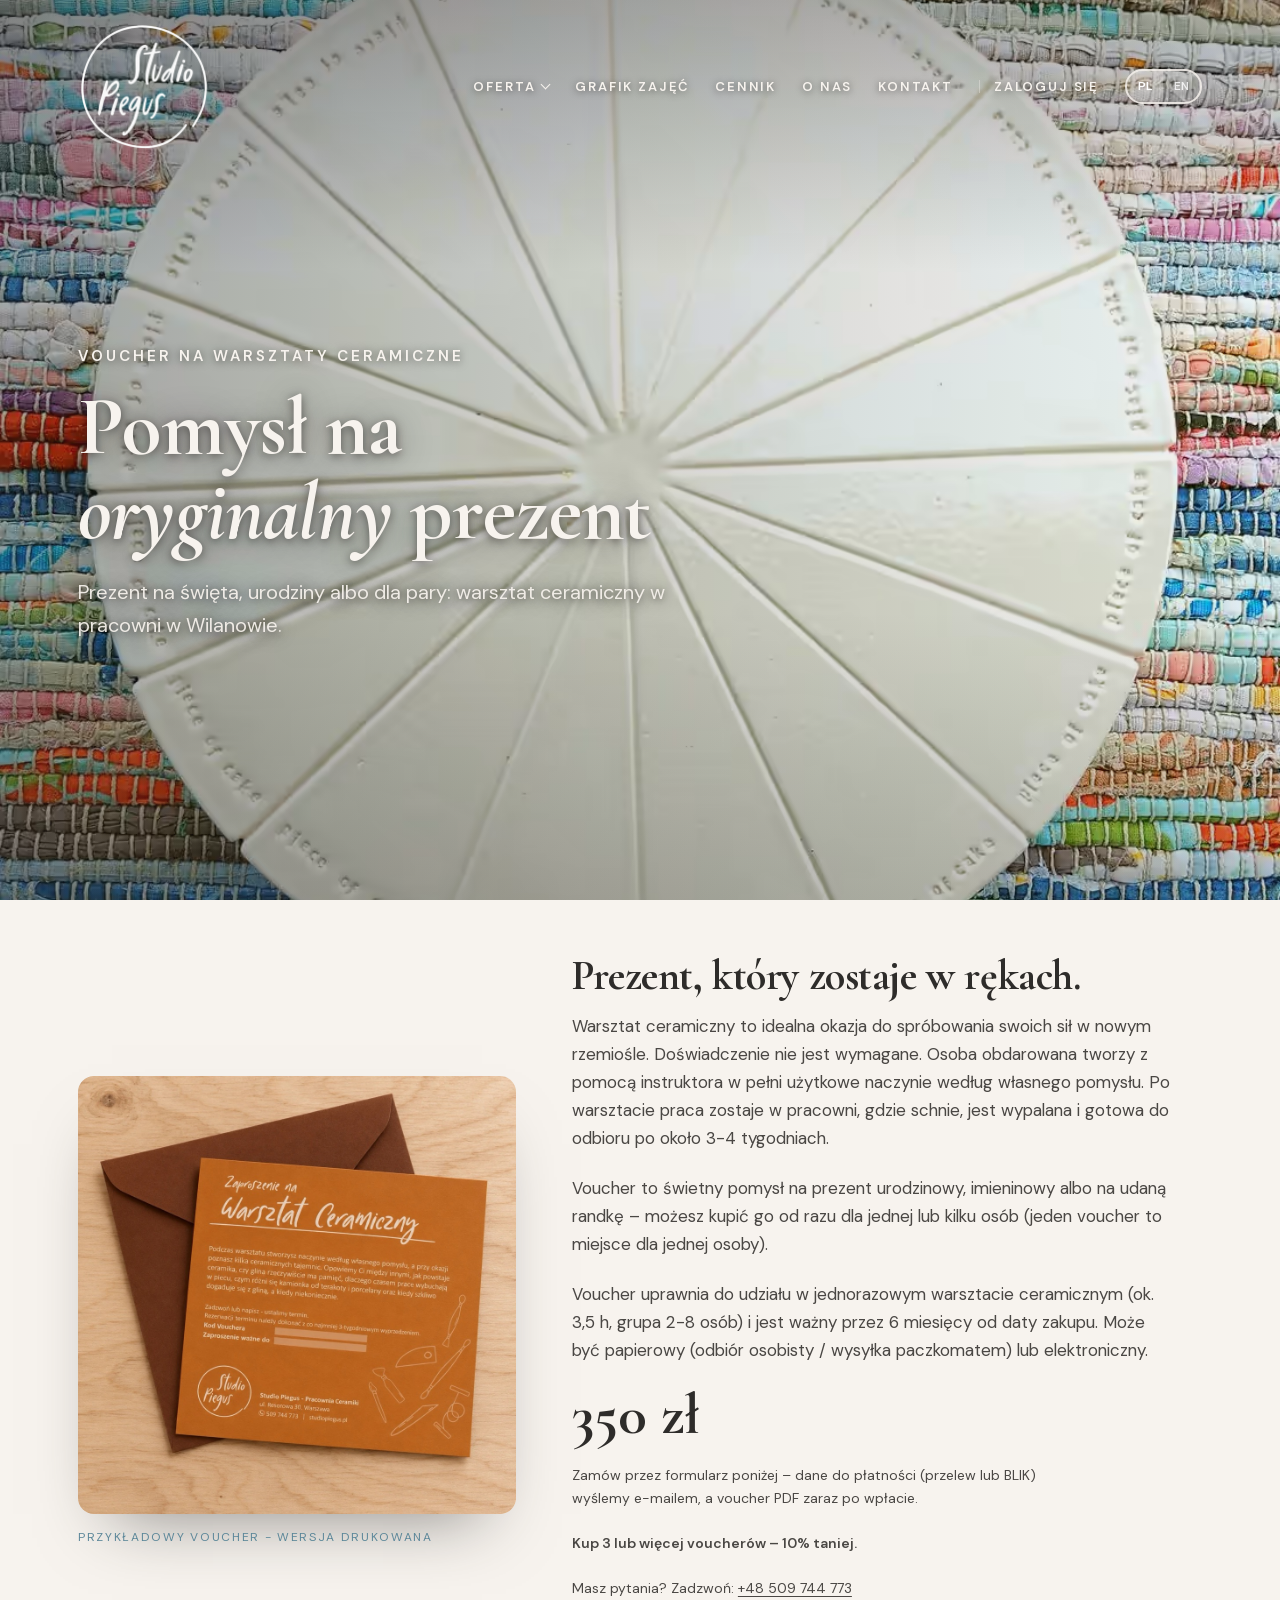
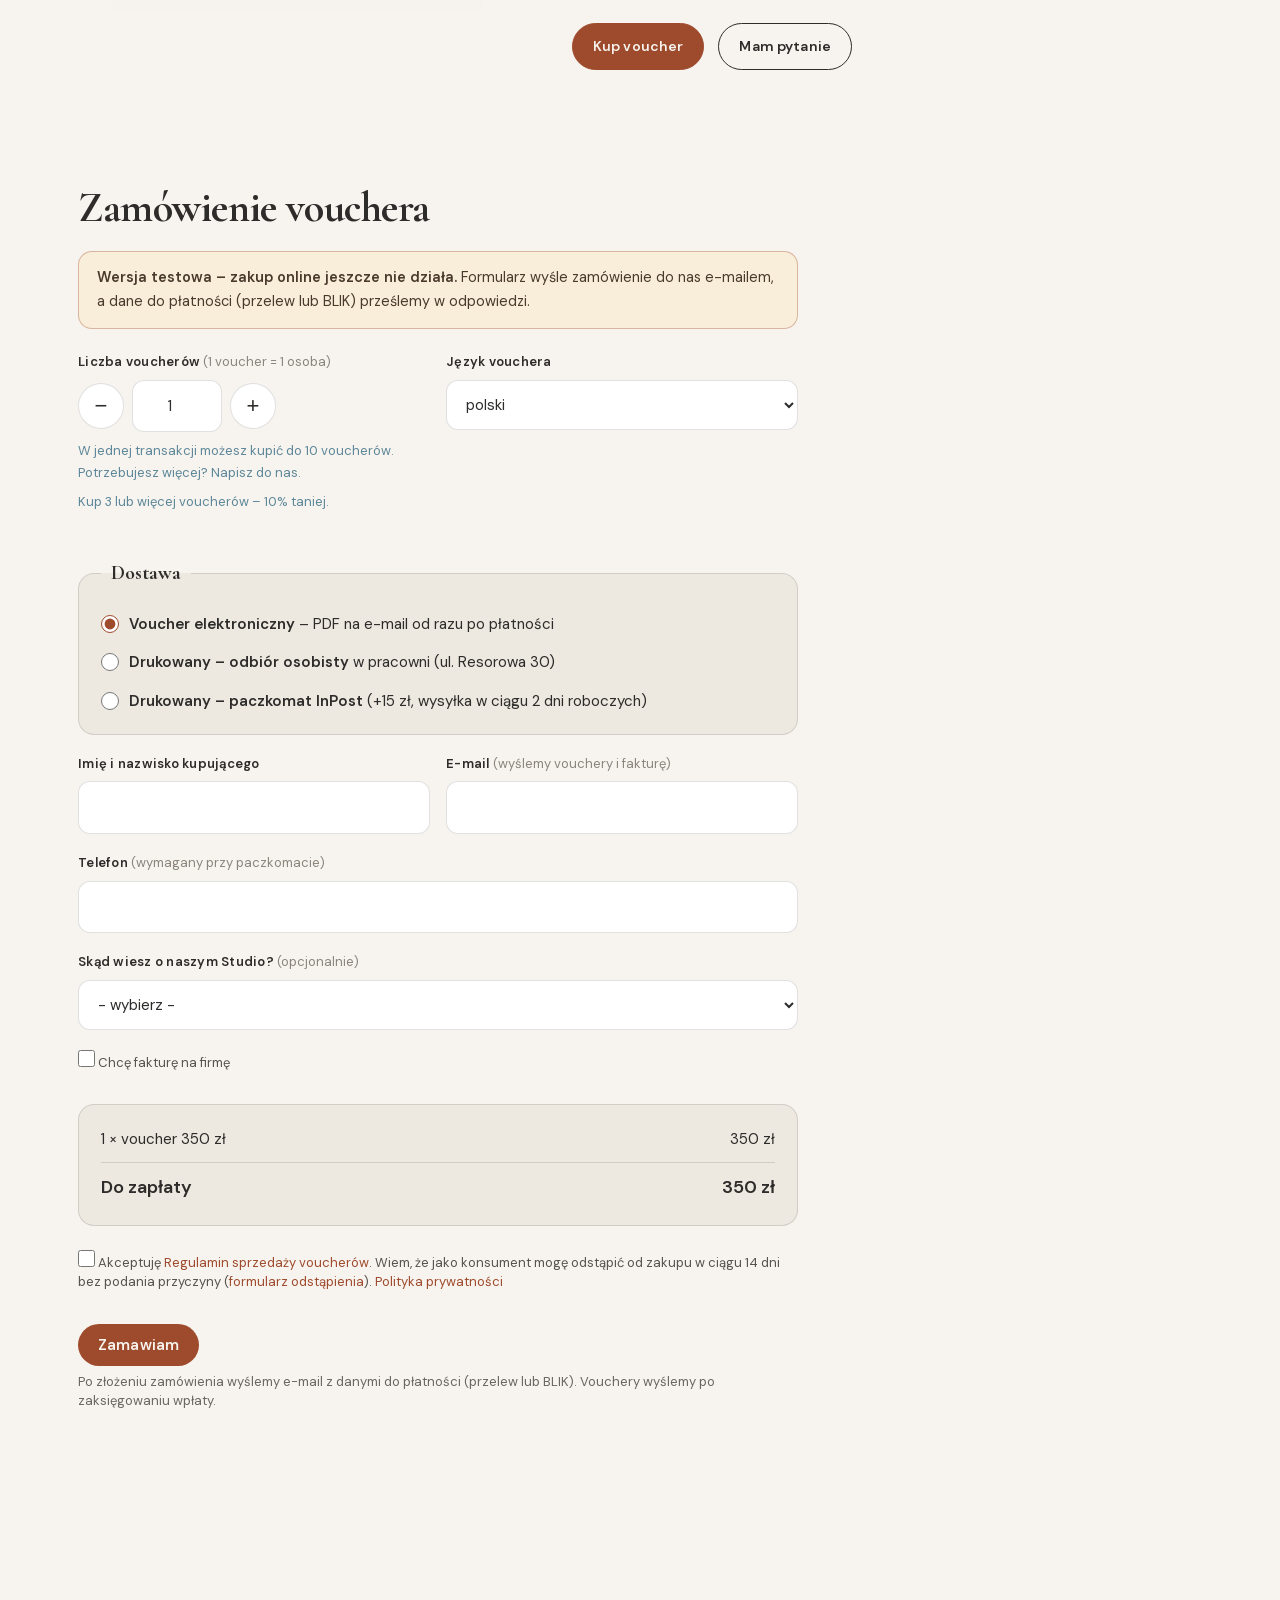
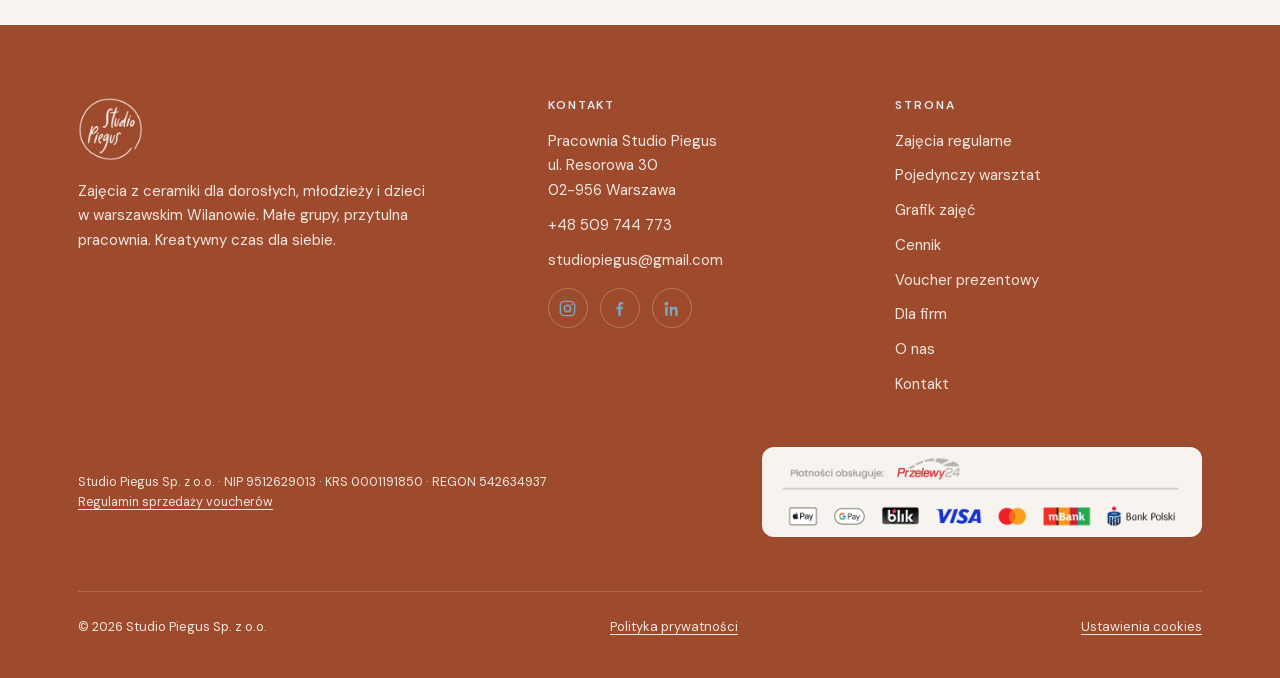
<file: voucher.html>
<!DOCTYPE html>
<html lang="pl">
<head>

<meta charset="UTF-8">

<meta name="viewport" content="width=device-width, initial-scale=1.0">
<title>Voucher na warsztaty ceramiczne – prezent | Studio Piegus</title>
<link rel="icon" type="image/png" href="img/f9b4173410a0.png">
<link rel="apple-touch-icon" href="img/cef246f17d5a.png">
<meta name="description" content="Voucher podarunkowy do Studia Piegus - pracowni ceramiki w warszawskim Wilanowie. Forma elektroniczna lub drukowana, ważny 6 miesięcy.">
<link rel="canonical" href="https://studiopiegus.pl/voucher.html">
<meta property="og:type" content="website">
<meta property="og:site_name" content="Studio Piegus">
<meta property="og:locale" content="pl_PL">
<meta property="og:title" content="Voucher na warsztaty ceramiczne – prezent | Studio Piegus">
<meta property="og:description" content="Voucher podarunkowy do Studia Piegus - pracowni ceramiki w warszawskim Wilanowie. Forma elektroniczna lub drukowana, ważny 6 miesięcy.">
<meta property="og:url" content="https://studiopiegus.pl/voucher.html">
<meta property="og:image" content="https://studiopiegus.pl/img/5b2e21ac706a.jpg">
<meta name="twitter:card" content="summary_large_image">
<link rel="preload" href="/fonts/dm-sans-normal-latin.woff2" as="font" type="font/woff2" crossorigin>
<link rel="preload" href="/fonts/cormorant-garamond-normal-latin.woff2" as="font" type="font/woff2" crossorigin>
<link rel="stylesheet" href="/fonts/fonts.css">
<link rel="preconnect" href="https://consent.cookiebot.com">
<link rel="preconnect" href="https://consentcdn.cookiebot.com">
<style>
  picture{display:contents}
  .sr-only{position:absolute;width:1px;height:1px;padding:0;margin:-1px;overflow:hidden;clip:rect(0,0,0,0);white-space:nowrap;border:0}


  :root{
    --bg:#F7F3EE;
    --ink:#2E2C2A;
    --blue:#7BA7BC;
    --blue-deep:#5C8799;
    --clay:#9E4A2C;
    --pink:#C9998F;
    --surface:#EDE8E0;
    --line:rgba(46,44,42,.14);
    --serif:"Cormorant Garamond",Georgia,serif;
    --sans:"DM Sans",system-ui,sans-serif;
    --maxw:1180px;
  }
  *{box-sizing:border-box;margin:0;padding:0}
  html{scroll-behavior:smooth}
  body{
    background:var(--bg);
    color:var(--ink);
    font-family:var(--sans);
    font-size:17px;
    line-height:1.65;
    -webkit-font-smoothing:antialiased;
    overflow-x:hidden;
  }
  .wrap{max-width:var(--maxw);margin:0 auto;padding:0 28px}
  a{color:inherit;text-decoration:none}
  .eyebrow{
    font-family:var(--sans);
    font-size:12px;
    font-weight:600;
    letter-spacing:.22em;
    text-transform:uppercase;
    color:var(--blue-deep);
    display:inline-block;
  }
  h1,h2,h3{font-family:var(--serif);font-weight:500;line-height:1.04;letter-spacing:-.01em}

  /* ---------- speckle / freckle signature ---------- */
  .speck{position:absolute;border-radius:50%;pointer-events:none;will-change:transform,opacity}
  @keyframes settle{from{opacity:0;transform:scale(.2) translateY(-6px)}to{opacity:var(--o);transform:scale(1) translateY(0)}}

  /* ---------- nav ---------- */
  .nav{
    position:fixed;top:0;left:0;right:0;z-index:50;
    transition:background .35s ease, box-shadow .35s ease, padding .35s ease;
    padding:22px 0;
  }
  .nav.solid{background:rgba(247,243,238,.9);backdrop-filter:blur(10px);box-shadow:0 1px 0 var(--line);padding:14px 0}
  .nav-inner{display:flex;align-items:center;gap:28px}
  .brand{display:flex;align-items:center;gap:12px;font-family:var(--serif);font-size:23px;letter-spacing:.01em}
  .brand img{height:48px;width:auto;display:block;flex:none}
  .nav-links{display:flex;gap:26px;margin-left:auto;align-items:center}
  .nav-links a{font-size:14px;font-weight:500;letter-spacing:.01em;position:relative;padding:4px 0}
  .nav-links a::after{content:"";position:absolute;left:0;right:100%;bottom:0;height:1px;background:var(--ink);transition:right .3s ease}
  .nav-links a:hover::after{right:0}
  .lang{display:flex;border:1px solid var(--line);border-radius:999px;overflow:hidden;font-size:12px;font-weight:600;letter-spacing:.08em}
  .lang button{background:none;border:0;padding:6px 11px;cursor:pointer;color:var(--ink);font:inherit;opacity:.5;transition:.2s}
  .lang button.on{background:var(--ink);color:var(--bg);opacity:1}
  .btn{
    display:inline-flex;align-items:center;gap:8px;
    font-family:var(--sans);font-size:14px;font-weight:600;letter-spacing:.01em;
    padding:11px 20px;border-radius:999px;cursor:pointer;border:1px solid var(--ink);
    transition:transform .2s ease, background .2s ease, color .2s ease;
  }
  .btn-fill{background:var(--clay);color:var(--bg);border-color:var(--clay)}
  .btn-fill:hover{transform:translateY(-2px);background:var(--ink);color:var(--bg);border-color:var(--ink)}
  .btn-ghost:hover{background:var(--ink);color:var(--bg)}
  .btn-blue{background:var(--blue);border-color:var(--blue);color:var(--bg)}
  .btn-blue:hover{transform:translateY(-2px);background:var(--blue-deep);border-color:var(--blue-deep)}
  .burger{display:none;margin-left:auto;background:none;border:0;cursor:pointer;flex-direction:column;gap:5px;padding:6px}
  .burger span{width:24px;height:2px;background:var(--ink);display:block;transition:.3s}

  /* ---------- hero ---------- */
  .hero{position:relative;padding:172px 0 96px;overflow:hidden}
  #freckles{position:absolute;inset:0;z-index:0}
  .hero .wrap{position:relative;z-index:2}
  .hero-grid{display:grid;grid-template-columns:1.15fr .85fr;gap:48px;align-items:center}
  .hero h1{font-size:clamp(56px,9vw,116px);margin:14px 0 0}
  .hero h1 em{font-style:italic;color:var(--clay)}
  .hero-sub{font-size:20px;max-width:30ch;margin:26px 0 34px;color:#4a4744}
  .hero-cta{display:flex;gap:14px;flex-wrap:wrap}
  .glaze-card{
    position:relative;border-radius:18px;background:var(--surface);
    border:1px solid var(--line);padding:30px;min-height:340px;
    display:flex;flex-direction:column;justify-content:flex-end;overflow:hidden;
  }
  .glaze-card .cap{position:relative;z-index:2}
  .glaze-card .cap h3{font-size:27px;line-height:1.1}
  .glaze-card .cap p{font-size:14px;color:#56524e;margin-top:8px}
  #glaze-speck{position:absolute;inset:0;z-index:1}

  /* ---------- generic section ---------- */
  .sec{padding:96px 0}
  .sec-head{max-width:62ch;margin-bottom:48px}
  .sec-head h2{font-size:clamp(34px,5vw,52px);margin-top:12px}
  .reveal{opacity:0;transform:translateY(22px);transition:opacity .7s ease,transform .7s ease}
  .reveal.in{opacity:1;transform:none}

  /* ---------- offer tiles ---------- */
  .tiles{display:grid;grid-template-columns:repeat(2,1fr);gap:18px}
  .tile{
    background:var(--surface);border:1px solid var(--line);border-radius:16px;
    padding:34px 30px 28px;transition:transform .3s ease,box-shadow .3s ease;
    position:relative;overflow:hidden;
  }
  .tile:hover{transform:translateY(-4px);box-shadow:0 18px 40px -28px rgba(46,44,42,.5)}
  .tile .dotcluster{position:absolute;top:18px;right:18px;width:54px;height:54px;opacity:.85}
  .tile h3{font-size:30px;margin-bottom:10px;padding-right:50px}
  .tile p{font-size:15.5px;color:#56524e;max-width:34ch}
  .tile .more{display:inline-flex;align-items:center;gap:7px;margin-top:22px;font-size:13px;font-weight:600;letter-spacing:.04em;text-transform:uppercase}
  .tile .more svg{transition:transform .25s ease}
  .tile:hover .more svg{transform:translateX(5px)}

  /* ---------- voucher band ---------- */
  .voucher{background:var(--clay);color:var(--bg);border-radius:22px;padding:64px 56px;position:relative;overflow:hidden}
  #voucher-speck{position:absolute;inset:0;opacity:.55}
  .voucher .v-inner{position:relative;z-index:2;display:grid;grid-template-columns:1.3fr .7fr;gap:40px;align-items:center}
  .voucher .eyebrow{color:var(--blue)}
  .voucher h2{font-size:clamp(32px,4.5vw,50px);color:var(--bg);margin:12px 0 16px}
  .voucher p{color:rgba(247,243,238,.78);max-width:46ch}
  .voucher .v-cta{display:flex;justify-content:flex-end}
  @media(max-width:760px){.voucher .v-cta{justify-content:flex-start}}

  /* ---------- about ---------- */
  .about-grid{display:grid;grid-template-columns:.9fr 1.1fr;gap:56px;align-items:center}
  .about-grid h2{font-size:clamp(32px,4.5vw,50px);margin:14px 0 20px}
  .about-grid p{color:#4a4744;margin-bottom:16px;max-width:50ch}
  .about-link{display:inline-flex;align-items:center;gap:8px;margin-top:8px;font-weight:600;font-size:14px;border-bottom:1px solid var(--ink);padding-bottom:3px}

  /* ---------- photo placeholders ---------- */
  .ph{
    position:relative;background:var(--surface);border:1px solid var(--line);border-radius:14px;
    overflow:hidden;display:flex;align-items:center;justify-content:center;
  }
  .ph .ph-speck{position:absolute;inset:0;opacity:.5}
  .ph .ph-label{position:relative;z-index:2;text-align:center;color:#7a756f;padding:18px}
  .ph .ph-label .tag{font-size:11px;font-weight:600;letter-spacing:.16em;text-transform:uppercase;color:var(--blue-deep);display:block;margin-bottom:6px}
  .ph .ph-label .what{font-family:var(--serif);font-size:20px;color:#5b5650}
  .gallery{display:grid;grid-template-columns:1.4fr 1fr;grid-template-rows:200px 200px;gap:16px}
  .gallery .ph:nth-child(1){grid-row:1 / span 2}

  /* ---------- corporate teaser ---------- */
  .corp{background:linear-gradient(180deg,var(--surface),var(--bg));border-radius:22px;border:1px solid var(--line);padding:60px 56px;text-align:center}
  .corp .eyebrow{color:var(--clay)}
  .corp h2{font-size:clamp(32px,4.5vw,52px);margin:14px auto 16px;max-width:18ch}
  .corp p{color:#4a4744;max-width:50ch;margin:0 auto 30px}

  /* ---------- footer ---------- */
  footer{background:var(--clay);color:var(--bg);margin-top:96px;padding:72px 0 40px}
  .foot-grid{display:grid;grid-template-columns:1.4fr 1fr 1fr;gap:40px}
  footer .brand{color:var(--bg)}
  footer .brand img{height:64px}
  .foot-desc{color:rgba(247,243,238,.92);font-size:15px;max-width:32ch;margin-top:18px}
  .foot-col h2{font-family:var(--sans);font-size:12px;font-weight:600;line-height:normal;letter-spacing:.16em;text-transform:uppercase;color:#DCEAF1;margin:0 0 16px}
  .foot-col a,.foot-col p{display:block;color:rgba(247,243,238,.92);font-size:15px;margin-bottom:10px;transition:color .2s}
  .foot-col a:hover{color:var(--bg)}
  .foot-bottom{display:flex;justify-content:space-between;align-items:center;gap:20px;flex-wrap:wrap;margin-top:54px;padding-top:24px;border-top:1px solid rgba(247,243,238,.16);font-size:13px;color:rgba(247,243,238,.92)}
  footer .lang{border-color:rgba(247,243,238,.3)}
  footer .lang button{color:rgba(247,243,238,.92)}
  footer .lang button.on{background:var(--bg);color:var(--ink);opacity:1}

  /* ---------- responsive ---------- */
  @media(max-width:920px){
    .hero-grid{grid-template-columns:1fr;gap:32px}
    .glaze-card{min-height:240px}
    .about-grid{grid-template-columns:1fr;gap:32px}
    .voucher .v-inner{grid-template-columns:1fr;gap:24px}
  }
  @media(max-width:760px){
    body{font-size:16px}
    .nav-links{display:none}
    .nav-links.open{display:flex;position:absolute;top:100%;left:0;right:0;flex-direction:column;background:var(--bg);padding:22px 28px;gap:18px;box-shadow:0 12px 30px -20px rgba(0,0,0,.4);margin-left:0}
    .nav-links.open .lang{margin-top:8px}
    .burger{display:flex}
    .tiles{grid-template-columns:1fr}
    .voucher,.corp{padding:44px 28px}
    .gallery{grid-template-columns:1fr;grid-template-rows:none}
    .gallery .ph{height:200px}
    .gallery .ph:nth-child(1){grid-row:auto}
    .foot-grid{grid-template-columns:1fr;gap:32px}
    .sec{padding:68px 0}
  }
  @media(prefers-reduced-motion:reduce){
    *{animation:none!important;transition:none!important;scroll-behavior:auto!important}
    .reveal{opacity:1;transform:none}
  }

  /* photos */
  .glaze-card img.hero-photo{position:absolute;inset:0;width:100%;height:100%;object-fit:cover;z-index:0}
  .glaze-card::after{content:"";position:absolute;inset:0;background:linear-gradient(to top,rgba(46,44,42,.80),rgba(46,44,42,0) 56%);z-index:1}
  .glaze-card .cap{position:relative;z-index:2}
  .glaze-card .cap h3{color:#F7F3EE}
  .glaze-card .cap p{color:rgba(247,243,238,.86)}
  .ph img{position:absolute;inset:0;width:100%;height:100%;object-fit:cover;display:block;z-index:1}

  /* ---- photo-forward hero variant ---- */
  .hero-full{min-height:100svh;display:flex;align-items:center;padding:132px 0 44px;overflow:hidden}
  .hero-full .hero-bg{position:absolute;inset:0;width:100%;height:100%;object-fit:cover;object-position:center;z-index:0}
  .hero-full .hero-scrim{position:absolute;inset:0;z-index:1;background:
     linear-gradient(90deg,rgba(26,22,20,0.363) 0%,rgba(26,22,20,0.187) 46%,rgba(26,22,20,0.033) 100%),
     linear-gradient(180deg,rgba(26,22,20,0.275) 0%,rgba(26,22,20,0.0) 26%,rgba(26,22,20,0.0) 72%,rgba(26,22,20,0.154) 100%)}
  .hero-full .wrap{position:relative;z-index:2;width:100%}
  .hero-full .hero-inner{max-width:640px}
  .hero-full h1{color:#F7F3EE;margin:0;font-weight:700;text-shadow:0 2px 20px rgba(20,16,14,.4)}
  .hero-full h1 em{color:#F7F3EE}
  .hero-full .hero-sub{color:rgba(247,243,238,.92);max-width:34ch}
  .hero-full .btn-fill{background:var(--clay);color:#F7F3EE;border-color:var(--clay)}
  .hero-full .btn-fill:hover{background:var(--ink);color:#F7F3EE;border-color:var(--ink)}
  .hero-full .btn-ghost{color:#F7F3EE;border-color:rgba(247,243,238,.6)}
  .hero-full .btn-ghost:hover{background:rgba(247,243,238,.14);border-color:#F7F3EE}
  /* nav over the photo until scrolled */
  body.foto .nav:not(.solid) .brand img{filter:brightness(0) invert(1)}
  body.foto .nav:not(.solid) .burger span{background:#F7F3EE}
  @media(min-width:761px){
    body.foto .nav:not(.solid) .nav-links a{color:#F7F3EE}
    body.foto .nav:not(.solid) .nav-links a::after{background:#F7F3EE}
  }
  @media(max-width:760px){
    .hero-full{min-height:92svh}
    .hero-full .hero-scrim{background:linear-gradient(180deg,rgba(26,22,20,0.303) 0%,rgba(26,22,20,0.11) 40%,rgba(26,22,20,0.319) 100%)}
  }

  /* ---- foto v2: menu caps / 2x logo / language chip / portrait crop ---- */
  body.foto .nav-links a{text-transform:uppercase;letter-spacing:.14em;font-size:13px;font-weight:600}
  body.foto .nav .brand img{height:129px}
  body.foto .nav.solid .brand img{height:98px}
  @media(max-width:760px){ body.foto .nav .brand img{height:87px} body.foto .nav.solid .brand img{height:76px} }
  body.foto .lang{border-width:2px;border-color:rgba(247,243,238,.85);background:transparent}
  body.foto .lang button{color:#fff;background:transparent;opacity:.82}
  body.foto .lang button.on{background:rgba(247,243,238,.26);color:#fff;opacity:1}
  body.foto .nav.solid .lang{border-color:rgba(46,44,42,.5);background:rgba(30,26,24,.6)}
  .about-grid .ph img{object-position:50% 78%}

  /* ---- voucher subpage ---- */
  .page-head{padding:150px 0 6px;position:relative}
  .page-head h1{font-size:clamp(44px,7vw,82px);margin:12px 0 0;line-height:1.03}
  .page-head h1 em{font-style:italic;color:var(--clay)}
  .page-head .lead{font-size:20px;max-width:48ch;margin:22px 0 0;color:#4a4744}
  .v-show{display:grid;grid-template-columns:.82fr 1.18fr;gap:56px;align-items:center;padding-top:46px}
  .v-fig{margin:0}
  .v-fig img{width:100%;height:auto;border-radius:16px;box-shadow:0 34px 66px -34px rgba(46,44,42,.55);display:block}
  .v-fig figcaption{font-family:var(--sans);font-size:12px;letter-spacing:.14em;text-transform:uppercase;color:var(--blue-deep);margin-top:14px}
  .v-intro h2{font-size:clamp(28px,4vw,42px);margin:0 0 14px}
  .v-intro p{color:#4a4744;max-width:50ch;margin:0 0 22px}
  .price{display:flex;align-items:baseline;gap:12px;margin:6px 0 20px}
  .price .amt{font-family:var(--serif);font-weight:700;font-size:58px;line-height:1;color:var(--ink)}
  .price .per{font-family:var(--sans);font-size:14px;color:#6a6560}
  .pay-note{font-size:14px;color:#6a6560;max-width:46ch;margin:0 0 26px}
  .v-btns{display:flex;gap:14px;flex-wrap:wrap}
  .v-cards{display:grid;grid-template-columns:1fr 1fr;gap:20px}
  .v-card{background:var(--surface);border:1px solid var(--line);border-radius:16px;padding:30px}
  .v-card .k{font-family:var(--sans);font-size:12px;letter-spacing:.14em;text-transform:uppercase;color:var(--blue-deep);display:block;margin-bottom:12px}
  .v-card h3{font-family:var(--serif);font-weight:600;font-size:26px;margin:0 0 8px}
  .v-card p{color:#4a4744;font-size:15px;margin:0}
  .v-steps{list-style:none;counter-reset:s;padding:0;margin:0}
  .v-steps li{counter-increment:s;position:relative;padding:20px 0 20px 66px;border-top:1px solid var(--line)}
  .v-steps li:last-child{border-bottom:1px solid var(--line)}
  .v-steps li::before{content:counter(s,decimal-leading-zero);position:absolute;left:0;top:16px;font-family:var(--serif);font-style:italic;font-size:30px;color:var(--clay)}
  .v-steps b{font-weight:600;font-size:17px}
  .v-steps span{display:block;color:#4a4744;font-size:15px;margin-top:4px;max-width:70ch}
  .two-col{display:grid;grid-template-columns:1fr 1fr;gap:48px;align-items:start}
  .occ{display:flex;flex-wrap:wrap;gap:10px;margin-top:20px}
  .occ span{font-family:var(--sans);font-size:13px;padding:7px 14px;border:1px solid var(--line);border-radius:999px;color:var(--ink)}
  .faq details{border-top:1px solid var(--line);padding:16px 0}
  .faq details:last-child{border-bottom:1px solid var(--line)}
  .faq summary{cursor:pointer;font-weight:600;font-size:17px;list-style:none;display:flex;justify-content:space-between;gap:16px}
  .faq summary::-webkit-details-marker{display:none}
  .faq summary::after{content:"+";color:var(--clay);font-size:24px;line-height:1}
  .faq details[open] summary::after{content:"\2013"}
  .faq p{color:#4a4744;font-size:15px;margin:10px 0 0;max-width:66ch}
  .note-line{font-size:13px;color:#6a6560;margin-top:26px}
  @media(max-width:860px){
    .v-show{grid-template-columns:1fr;gap:30px}
    .v-cards{grid-template-columns:1fr}
    .two-col{grid-template-columns:1fr;gap:30px}
    .page-head{padding:120px 0 4px}
  }

  /* ---- social icons + monochrome map ---- */
  .socials{display:flex;gap:12px;margin-top:16px}
  .socials a{display:inline-flex;align-items:center;justify-content:center;width:40px;height:40px;border-radius:999px;border:1px solid var(--line);color:var(--blue-deep);transition:background .2s ease,color .2s ease,border-color .2s ease}
  .socials a:hover{color:var(--bg);background:var(--blue-deep);border-color:var(--blue-deep)}
  .socials-dark a{border-color:rgba(247,243,238,.28);color:var(--blue)}
  .socials-dark a:hover{color:var(--ink);background:var(--blue);border-color:var(--blue)}
  iframe[title="Mapa - Studio Piegus"]{filter:grayscale(1) sepia(.55) hue-rotate(165deg) saturate(1.2) brightness(.96) contrast(.98)}
  .speck{display:none}

  h1,h2,h3,h4{font-family:var(--serif);font-weight:700}
  h1 em,h2 em,h3 em{color:var(--clay);font-style:italic}

  /* ---- hero full-screen (photo) ---- */
  .hero-full{min-height:100svh;display:flex;align-items:center;padding:132px 0 44px;overflow:hidden;position:relative}
  .hero-full .hero-bg{position:absolute;inset:0;width:100%;height:100%;object-fit:cover;z-index:0}
  .hero-full .hero-scrim{position:absolute;inset:0;z-index:1;background:linear-gradient(90deg,rgba(26,22,20,0.363) 0%,rgba(26,22,20,0.187) 46%,rgba(26,22,20,0.044) 100%),linear-gradient(180deg,rgba(26,22,20,0.275) 0%,rgba(26,22,20,0.0) 30%,rgba(26,22,20,0.0) 68%,rgba(26,22,20,0.187) 100%)}
  .hero-full .wrap{position:relative;z-index:2;width:100%}
  .hero-full .hero-inner{max-width:640px}
  .hero-full h1{color:#F7F3EE;margin:0;font-weight:700;text-shadow:0 2px 20px rgba(20,16,14,.4)}
  .hero-full h1 em{color:#F7F3EE}
  .hero-full .lead{color:rgba(247,243,238,.92);max-width:46ch}
  body.foto .nav:not(.solid) .brand img{filter:brightness(0) invert(1)}
  body.foto .nav:not(.solid) .burger span{background:#F7F3EE}
  @media(min-width:761px){
    body.foto .nav:not(.solid) .nav-links a{color:#F7F3EE}
    body.foto .nav:not(.solid) .nav-links a::after{background:#F7F3EE}
  }

  .voucher .btn-fill{background:transparent;color:#F7F3EE;border:1px solid rgba(247,243,238,.55)}
  .voucher .btn-fill:hover{background:#F7F3EE;color:var(--ink);border-color:#F7F3EE}

  @media(max-height:560px){ body.foto .nav .brand img,body.foto .nav.solid .brand img{height:52px} .hero-full{padding-top:92px} .hero-full h1{font-size:clamp(28px,5.5vw,44px)} .hero-full .hero-sub{font-size:15px} }

  /* mobile open-menu: dark text on cream dropdown */
  body.foto .nav .nav-links.open a{color:var(--ink)}
  body.foto .nav .nav-links.open .lang{border-color:rgba(46,44,42,.35);background:transparent}
  body.foto .nav .nav-links.open .lang button{color:var(--ink);opacity:.7}
  body.foto .nav .nav-links.open .lang button.on{background:var(--ink);color:var(--bg);opacity:1}

  /* password gate */

  

  

  
  
  html

  

  

  

  

  

  #zamowienie{scroll-margin-top:120px}
  .oform{max-width:720px;margin-top:8px}
  .oform .fgroup{margin-bottom:18px}
  .oform label{display:block;font-family:var(--sans);font-size:13px;font-weight:600;letter-spacing:.02em;color:var(--ink);margin-bottom:7px}
  .oform label .opt{font-weight:400;color:#8a847d;text-transform:none;letter-spacing:0}
  .oform input,.oform select{width:100%;padding:13px 15px;border:1px solid var(--line);border-radius:12px;font:inherit;font-size:15px;background:#fff;color:var(--ink);box-sizing:border-box}
  .oform input:focus,.oform select:focus{outline:none;border-color:var(--blue-deep);box-shadow:0 0 0 3px rgba(123,167,188,.18)}
  .oform .fieldset{border:1px solid var(--line);border-radius:16px;padding:22px 22px 6px;margin:26px 0 18px;background:var(--surface)}
  .oform .fieldset legend{font-family:var(--serif);font-weight:700;font-size:20px;padding:0 10px;color:var(--ink)}
  .oform .fine{font-size:13px;color:#6a6560;line-height:1.5;margin:6px 0 22px}
  .oform .btn-fill{border:none;cursor:pointer;font-size:15px}
  .oform .row2{display:grid;grid-template-columns:1fr 1fr;gap:16px}
  @media(max-width:560px){ .oform .row2{grid-template-columns:1fr} }
  .qty{display:flex;align-items:center;gap:8px}
  .qty input{text-align:center;max-width:90px}
  .qbtn{width:46px;height:46px;flex:none;border-radius:999px;border:1px solid var(--line);background:#fff;font-size:22px;cursor:pointer;color:var(--ink)}
  .qbtn:hover{border-color:var(--clay);color:var(--clay)}
  .oform .hint{font-size:13px;color:var(--blue-deep);margin:8px 0 0}
  .oform .hint.on{color:var(--clay);font-weight:600}
  .oform label.choice{display:flex;gap:10px;align-items:flex-start;font-weight:400;font-size:15px;letter-spacing:0;margin:0 0 14px;cursor:pointer}
  .oform label.choice input{width:18px;height:18px;margin-top:3px;flex:none;accent-color:var(--clay)}
  #lockerBox{margin:4px 0 16px}
  #lockerMap{height:520px;margin-top:12px;border-radius:12px;overflow:hidden;border:1px solid var(--line);background:#fff}
  #lockerManual{margin-top:12px}
  .summary{background:var(--surface);border:1px solid var(--line);border-radius:16px;padding:18px 22px;margin:8px 0 22px;font-size:15px}
  .summary div{display:flex;justify-content:space-between;gap:16px;padding:4px 0}
  .summary .disc{color:var(--clay);font-weight:600}
  .summary .tot{border-top:1px solid var(--line);margin-top:6px;padding-top:10px;font-weight:700;font-size:18px}
  .ferr{color:#9E2C2C;font-size:14px;margin:-8px 0 16px}
  .test-note{background:#F9EEDA;border:1px solid rgba(158,74,44,.35);border-radius:14px;padding:14px 18px;font-size:14.5px;color:#4a3a2c;max-width:720px;margin:0 0 22px}
  .hp{position:absolute;left:-9999px;width:1px;height:1px;opacity:0}
  #orderMsg{display:none}
  #orderMsg.show{display:block;padding:20px 0}
  #orderMsg h2{font-family:var(--serif);font-weight:700;font-size:clamp(26px,4vw,38px);color:var(--ink);margin:0 0 12px}
  #orderMsg p{color:#4a4744;max-width:46ch}
  .consent{display:flex;gap:10px;align-items:flex-start;margin:4px 0 22px;font-size:13px;color:#56524e;line-height:1.5;cursor:pointer}
  .consent input{margin-top:2px;flex:none;width:17px;height:17px;accent-color:var(--blue-deep)}
  .oform label.consent{font-weight:400;letter-spacing:normal;color:#56524e;margin:4px 0 32px}
  .voucher .btn-fill{border-color:#F7F3EE}
  .voucher .btn-fill:hover{border-color:#F7F3EE}

  /* czytelnosc tekstu na jasnych zdjeciach hero */
  .hero-full h1,.hero h1{text-shadow:0 2px 10px rgba(20,16,14,.55),0 1px 34px rgba(20,16,14,.4)}
  .hero-full .hero-sub,.hero .hero-sub,.hero-full .lead{text-shadow:0 1px 8px rgba(20,16,14,.6),0 1px 24px rgba(20,16,14,.45)}
  body.foto .nav:not(.solid) .nav-links > a{text-shadow:0 1px 7px rgba(20,16,14,.55)}
  .hero-full .btn-ghost,.hero .btn-ghost{text-shadow:0 1px 7px rgba(20,16,14,.5);border-color:rgba(247,243,238,.75)}
  .nav-login{font-weight:700}
  .nav-login::before{content:"";display:inline-block;width:1px;height:13px;background:currentColor;opacity:.35;margin-right:14px;vertical-align:-2px}
  .nav-links.open .nav-login::before{display:none}
  @media(min-width:761px) and (max-width:1199px){
    .nav-links{display:none}
    .nav-links.open{display:flex;position:absolute;top:100%;left:0;right:0;flex-direction:column;background:var(--bg);padding:22px 28px;gap:18px;box-shadow:0 12px 30px -20px rgba(0,0,0,.4);margin-left:0}
    .nav-links.open .lang{margin-top:8px}
    .burger{display:flex}
  }
  footer .foot-bottom .lang button.on{background:rgba(46,44,42,.3);color:#fff}

  /* ---- menu „Oferta” (rozwijane po kliknięciu) ---- */
  .dd{position:relative;display:flex;align-items:center}
  .dd-t{font:inherit;font-size:14px;font-weight:500;letter-spacing:.01em;color:inherit;background:none;border:0;padding:4px 0;cursor:pointer;display:inline-flex;align-items:center;gap:7px;white-space:nowrap}
  .dd-t::after{content:"";width:6px;height:6px;border-right:1.5px solid currentColor;border-bottom:1.5px solid currentColor;transform:translateY(-2px) rotate(45deg);transition:transform .2s}
  .dd.open .dd-t::after{transform:translateY(1px) rotate(225deg)}
  .dd-m{display:none;position:absolute;top:100%;left:-22px;margin-top:var(--dd-gap,24px);min-width:250px;padding:18px 22px 20px;background:rgba(247,243,238,.98);box-shadow:0 18px 30px -22px rgba(0,0,0,.45);border-radius:0 0 12px 12px;flex-direction:column;gap:15px}
  .dd.open .dd-m{display:flex}
  .nav .dd-m a{color:var(--ink)!important;text-shadow:none!important;white-space:nowrap}
  .nav.solid{--dd-gap:17px}
  body.foto .nav-links .dd-t{text-transform:uppercase;letter-spacing:.14em;font-size:13px;font-weight:600}
  body.foto .nav:not(.solid):not(.dd-on) .dd-t{color:#F7F3EE;text-shadow:0 1px 7px rgba(20,16,14,.55)}
  .nav.dd-on{background:rgba(247,243,238,.98);box-shadow:0 1px 0 var(--line)}
  body.foto .nav.dd-on .nav-links a,body.foto .nav.dd-on .dd-t{color:var(--ink)!important;text-shadow:none!important}
  body.foto .nav.dd-on .nav-links a::after{background:var(--ink)}
  body.foto .nav.dd-on .brand img{filter:none}
  body.foto .nav.dd-on .lang{border-color:rgba(46,44,42,.5);background:rgba(30,26,24,.6)}
  .nav.dd-fast,.nav.dd-fast *{transition-duration:.08s!important}
  .nav-links.open .dd{flex-direction:column;align-items:center}
  .nav-links.open .dd-t{color:var(--ink)!important;text-shadow:none!important}
  .nav-links.open .dd-m{position:static;margin:12px 0 2px;padding:12px 0 4px;min-width:0;width:240px;max-width:100%;background:none;box-shadow:none;border-radius:0;border-top:1px solid var(--line);border-bottom:1px solid var(--line);align-items:center;gap:14px}
  .nav-links.open .dd-m a{font-size:12px!important;opacity:.85}
  body.foto .nav .nav-links.open > a{text-shadow:none!important}
.h1-kick{display:block;font-family:var(--sans);font-size:clamp(12px,1.25vw,15px);font-weight:600;letter-spacing:.2em;text-transform:uppercase;font-style:normal;line-height:1.45;margin:0 0 18px;text-shadow:0 1px 8px rgba(20,16,14,.6)}
</style>
<!-- Google Consent Mode v2: stan domyślny (odmowa) przed Cookiebot -->
<script data-cookieconsent="ignore">
window.dataLayer=window.dataLayer||[];function gtag(){dataLayer.push(arguments);}
gtag("consent","default",{ad_personalization:"denied",ad_storage:"denied",ad_user_data:"denied",analytics_storage:"denied",functionality_storage:"denied",personalization_storage:"denied",security_storage:"granted",wait_for_update:500});
gtag("set","ads_data_redaction",true);
</script>
<!-- Cookiebot CMP -->
<script id="Cookiebot" src="https://consent.cookiebot.com/uc.js" data-cbid="6dd742f5-c25e-4cb3-8c5d-858dd533b174" data-blockingmode="auto" type="text/javascript"></script>
<!-- End Cookiebot CMP -->
<!-- Google Tag Manager -->
<script data-cookieconsent="ignore">(function(w,d,s,l,i){w[l]=w[l]||[];w[l].push({'gtm.start':
new Date().getTime(),event:'gtm.js'});var f=d.getElementsByTagName(s)[0],
j=d.createElement(s),dl=l!='dataLayer'?'&l='+l:'';j.async=true;j.src=
'https://www.googletagmanager.com/gtm.js?id='+i+dl;f.parentNode.insertBefore(j,f);
})(window,document,'script','dataLayer','GTM-K9HF6BFL');</script>
<!-- End Google Tag Manager -->
<script type="application/ld+json">
{
  "@context": "https://schema.org",
  "@type": "LocalBusiness",
  "@id": "https://studiopiegus.pl/#studio",
  "name": "Studio Piegus",
  "url": "https://studiopiegus.pl/",
  "logo": "https://studiopiegus.pl/img/0037b320eb11.png",
  "sameAs": [
    "https://www.instagram.com/studio.piegus",
    "https://www.facebook.com/Studio.Piegus/",
    "https://www.linkedin.com/company/studio-piegus",
    "https://maps.google.com/?cid=1410846500208917893"
  ]
}
</script>
</head>
<body class="foto">
<!-- Google Tag Manager (noscript) -->
<noscript><iframe src="https://www.googletagmanager.com/ns.html?id=GTM-K9HF6BFL"
height="0" width="0" style="display:none;visibility:hidden"></iframe></noscript>
<!-- End Google Tag Manager (noscript) -->

<nav class="nav" id="nav">
  <div class="wrap nav-inner">
    <a href="/" class="brand" aria-label="Studio Piegus - strona główna">
      <img src="img/0037b320eb11.png" alt="Studio Piegus" width="313" height="306">
    </a>
    <button class="burger" id="burger" aria-label="Menu"><span></span><span></span><span></span></button>
    <div class="nav-links" id="navlinks">
      <div class="dd" id="ddOferta">
        <button type="button" class="dd-t" aria-expanded="false" aria-controls="ddOfertaMenu" data-pl="Oferta" data-en="Offer">Oferta</button>
        <div class="dd-m" id="ddOfertaMenu">
          <a href="zajecia.html" data-pl="Zajęcia regularne" data-en="Regular classes">Zajęcia regularne</a>
          <a href="warsztaty.html" data-pl="Pojedynczy warsztat" data-en="Single workshop">Pojedynczy warsztat</a>
          <a href="dla-firm.html" data-pl="Warsztaty dla firm" data-en="Corporate workshops">Warsztaty dla firm</a>
          <a href="voucher.html" data-pl="Voucher prezentowy" data-en="Gift voucher">Voucher prezentowy</a>
        </div>
      </div>
      <a href="zajecia.html#harmonogram" data-pl="Grafik zajęć" data-en="Timetable">Grafik zajęć</a>
      <a href="cennik.html" data-pl="Cennik" data-en="Pricing">Cennik</a>
      <a href="o-nas.html" data-pl="O nas" data-en="About">O nas</a>
      <a href="kontakt.html" data-pl="Kontakt" data-en="Contact">Kontakt</a>
      <a href="https://clayboard.studiopiegus.pl/" class="nav-login" target="_blank" rel="noopener" data-pl="Zaloguj się" data-en="Log in">Zaloguj się</a>
      <div class="lang" role="group" aria-label="Język">
        <button class="on" data-lang="pl">PL</button>
        <button data-lang="en">EN</button>
      </div>
    </div>
  </div>
</nav>

<main>
  <section class="page-head hero-full">
  <picture><source type="image/avif" srcset="img/5b2e21ac706a-828.avif 828w, img/5b2e21ac706a.avif 1120w" sizes="100vw"><img fetchpriority="high" class="hero-bg" src="img/5b2e21ac706a.jpg" alt="" aria-hidden="true" style="object-position:50% 50%"></picture>
  <div class="hero-scrim" aria-hidden="true"></div>
  <div class="wrap">
    <div class="hero-inner reveal in">
      <h1 data-pl="<span class=&quot;h1-kick&quot;>Voucher na warsztaty ceramiczne</span>Pomysł na <em>oryginalny</em> prezent" data-en="<span class=&quot;h1-kick&quot;>Ceramics workshop gift voucher</span>An <em>original</em> gift idea"><span class="h1-kick">Voucher na warsztaty ceramiczne</span>Pomysł na <em>oryginalny</em> prezent</h1>
      <p class="lead" data-pl="Prezent na święta, urodziny albo dla pary: warsztat ceramiczny w pracowni w Wilanowie." data-en="A gift for Christmas, a birthday or a couple: a ceramics workshop at our studio in Wilanów.">Prezent na święta, urodziny albo dla pary: warsztat ceramiczny w pracowni w Wilanowie.</p>
    </div>
  </div>
</section>

  <section class="sec" style="padding-top:8px">
    <div class="wrap">
      <div class="v-show">
        <figure class="v-fig reveal">
          <img src="img/voucher-koperta.jpg" data-src-pl="img/voucher-koperta.jpg" data-src-en="img/voucher-koperta-en.jpg" data-alt-pl="Voucher Studia Piegus – zaproszenie na warsztat ceramiczny z miejscem na kod, na brązowej kopercie" data-alt-en="Studio Piegus gift voucher – invitation to a ceramic workshop with space for the code, on a brown envelope" width="1000" height="1000" alt="Voucher Studia Piegus – zaproszenie na warsztat ceramiczny z miejscem na kod, na brązowej kopercie">
          <figcaption data-pl="Przykładowy voucher - wersja drukowana" data-en="Sample voucher - printed version">Przykładowy voucher - wersja drukowana</figcaption>
        </figure>
        <div class="v-intro reveal">
          <h2 data-pl="Prezent, który zostaje w rękach." data-en="A gift that stays in the hands.">Prezent, który zostaje w rękach.</h2>
          <p data-pl="Warsztat ceramiczny to idealna okazja do spróbowania swoich sił w nowym rzemiośle. Doświadczenie nie jest wymagane. Osoba obdarowana tworzy z pomocą instruktora w pełni użytkowe naczynie według własnego pomysłu. Po warsztacie praca zostaje w pracowni, gdzie schnie, jest wypalana i gotowa do odbioru po około 3-4 tygodniach." data-en="A ceramics workshop is a perfect chance to try your hand at a new craft. No experience needed. With the instructor&#39;s help, the recipient makes a fully functional vessel of their own idea. After the workshop the piece stays in the studio, where it dries, is fired and ready to collect after about 3-4 weeks.">Warsztat ceramiczny to idealna okazja do spróbowania swoich sił w nowym rzemiośle. Doświadczenie nie jest wymagane. Osoba obdarowana tworzy z pomocą instruktora w pełni użytkowe naczynie według własnego pomysłu. Po warsztacie praca zostaje w pracowni, gdzie schnie, jest wypalana i gotowa do odbioru po około 3-4 tygodniach.</p>
          <p data-pl="Voucher to świetny pomysł na prezent urodzinowy, imieninowy albo na udaną randkę – możesz kupić go od razu dla jednej lub kilku osób (jeden voucher to miejsce dla jednej osoby)." data-en="The voucher makes a great birthday gift or a perfect date idea – you can buy vouchers for one or several people at once (one voucher admits one person).">Voucher to świetny pomysł na prezent urodzinowy, imieninowy albo na udaną randkę – możesz kupić go od razu dla jednej lub kilku osób (jeden voucher to miejsce dla jednej osoby).</p>
          <p data-pl="Voucher uprawnia do udziału w jednorazowym warsztacie ceramicznym (ok. 3,5 h, grupa 2-8 osób) i jest ważny przez 6 miesięcy od daty zakupu. Może być papierowy (odbiór osobisty / wysyłka paczkomatem) lub elektroniczny." data-en="The voucher entitles the holder to a single ceramics workshop (about 3.5 h, group of 2-8) and is valid for 6 months from the date of purchase. It can be printed (personal pick-up / InPost parcel locker) or electronic.">Voucher uprawnia do udziału w jednorazowym warsztacie ceramicznym (ok. 3,5 h, grupa 2-8 osób) i jest ważny przez 6 miesięcy od daty zakupu. Może być papierowy (odbiór osobisty / wysyłka paczkomatem) lub elektroniczny.</p>
          <div class="price">
            <span class="amt">350&nbsp;zł</span>
          </div>
          <p class="pay-note" data-pl="Płatność online (BLIK, przelew, karta). Voucher PDF przyjdzie na e-mail od razu po płatności." data-en="Pay online (BLIK, bank transfer, card). The PDF voucher arrives by e-mail right after payment.">Płatność online (BLIK, przelew, karta). Voucher PDF przyjdzie na e-mail od razu po płatności.</p>
          <p class="pay-note" id="discountNote" hidden></p>
          <p class="pay-note" data-pl="Masz pytania? Zadzwoń: &lt;a href=&quot;tel:+48509744773&quot; style=&quot;text-decoration:underline;text-underline-offset:3px&quot;&gt;+48 509 744 773&lt;/a&gt;" data-en="Questions? Call &lt;a href=&quot;tel:+48509744773&quot; style=&quot;text-decoration:underline;text-underline-offset:3px&quot;&gt;+48 509 744 773&lt;/a&gt;">Masz pytania? Zadzwoń: <a href="tel:+48509744773" style="text-decoration:underline;text-underline-offset:3px">+48 509 744 773</a></p>
          <div class="v-btns">
            <a class="btn btn-fill" href="#zamowienie" data-pl="Kup voucher" data-en="Buy a voucher">Kup voucher</a>
            <a class="btn btn-ghost" href="kontakt.html" data-pl="Mam pytanie" data-en="I have a question">Mam pytanie</a>
          </div>
        </div>
      </div>
    </div>
  </section>
  <section class="sec" id="zamowienie" style="padding-top:8px">
    <div class="wrap">
      <h2 style="font-size:clamp(28px,4vw,42px);margin:12px 0 22px" data-pl="Zamówienie vouchera" data-en="Order a voucher">Zamówienie vouchera</h2>
        <p class="test-note" id="testNote" hidden data-pl="&lt;strong&gt;Wersja testowa – zakup online jeszcze nie działa.&lt;/strong&gt; Formularz wyśle zamówienie do nas e-mailem, a dane do płatności (przelew lub BLIK) prześlemy w odpowiedzi." data-en="&lt;strong&gt;Test version – online purchase is not available yet.&lt;/strong&gt; The form will send your order to us by e-mail and we&#39;ll reply with the payment details (bank transfer or BLIK)."><strong>Wersja testowa – zakup online jeszcze nie działa.</strong> Formularz wyśle zamówienie do nas e-mailem, a dane do płatności (przelew lub BLIK) prześlemy w odpowiedzi.</p>
      <form id="orderForm" class="oform reveal" autocomplete="on" novalidate data-api="https://clayboard.studiopiegus.pl" data-geowidget-token="eyJhbGciOiJSUzI1NiIsInR5cCIgOiAiSldUIiwia2lkIiA6ICJzQlpXVzFNZzVlQnpDYU1XU3JvTlBjRWFveFpXcW9Ua2FuZVB3X291LWxvIn0.[base64].[base64]">
        <div class="row2">
          <div class="fgroup">
            <label for="of-qty" data-pl="Liczba voucherów <span class='opt'>(1 voucher = 1 osoba)</span>" data-en="Number of vouchers <span class='opt'>(1 voucher = 1 person)</span>">Liczba voucherów <span class="opt">(1 voucher = 1 osoba)</span></label>
            <div class="qty">
              <button type="button" class="qbtn" data-step="-1" aria-label="−">−</button>
              <input id="of-qty" name="quantity" type="number" min="1" max="10" value="1" inputmode="numeric" required>
              <button type="button" class="qbtn" data-step="1" aria-label="+">+</button>
            </div>
            <p class="hint" data-pl="W jednej transakcji możesz kupić do 10 voucherów. Potrzebujesz więcej? &lt;a href=&quot;kontakt.html&quot;&gt;Napisz do nas&lt;/a&gt;." data-en="You can buy up to 10 vouchers in one transaction. Need more? &lt;a href=&quot;kontakt.html&quot;&gt;Get in touch&lt;/a&gt;.">W jednej transakcji możesz kupić do 10 voucherów. Potrzebujesz więcej? <a href="kontakt.html">Napisz do nas</a>.</p>
            <p class="hint" id="discountHint" hidden></p>
          </div>
          <div class="fgroup">
            <label for="of-vlang" data-pl="Język vouchera" data-en="Voucher language">Język vouchera</label>
            <select id="of-vlang" name="language">
              <option value="pl" data-pl="polski" data-en="Polish">polski</option>
              <option value="en" data-pl="angielski" data-en="English">angielski</option>
            </select>
          </div>
        </div>

        <fieldset class="fieldset">
          <legend data-pl="Dostawa" data-en="Delivery">Dostawa</legend>
          <label class="choice"><input type="radio" name="delivery" value="email" checked> <span data-pl="<b>Voucher elektroniczny</b> – PDF na e-mail od razu po płatności" data-en="<b>E-voucher</b> – PDF by e-mail right after payment"><b>Voucher elektroniczny</b> – PDF na e-mail od razu po płatności</span></label>
          <label class="choice"><input type="radio" name="delivery" value="pickup"> <span data-pl="<b>Drukowany – odbiór osobisty</b> w pracowni (ul. Resorowa 30)" data-en="<b>Printed – pick-up</b> at the studio (ul. Resorowa 30)"><b>Drukowany – odbiór osobisty</b> w pracowni (ul. Resorowa 30)</span></label>
          <label class="choice"><input type="radio" name="delivery" value="inpost"> <span data-pl="<b>Drukowany – paczkomat InPost</b> (<span class='ship'>+15 zł</span>, wysyłka w ciągu 2 dni roboczych)" data-en="<b>Printed – InPost parcel locker</b> (<span class='ship'>+PLN 15</span>, sent within 2 business days)"><b>Drukowany – paczkomat InPost</b> (<span class="ship">+15 zł</span>, wysyłka w ciągu 2 dni roboczych)</span></label>
          <div id="lockerBox" class="fgroup" hidden>
            <button type="button" class="btn btn-ghost" id="lockerBtn" data-pl="Wybierz paczkomat na mapie" data-en="Choose a parcel locker on the map">Wybierz paczkomat na mapie</button>
            <div id="lockerMap" hidden></div>
            <p class="hint"><a href="#" id="lockerManualLink" data-pl="Nie widzisz paczkomatów? Wpisz kod ręcznie" data-en="Can't see the lockers? Enter the code manually">Nie widzisz paczkomatów? Wpisz kod ręcznie</a></p>
            <p class="hint" id="lockerChosen"></p>
            <div id="lockerManual" hidden>
              <label for="of-locker" data-pl="Kod paczkomatu <span class='opt'>(np. WAW123M)</span>" data-en="Parcel locker code <span class='opt'>(e.g. WAW123M)</span>">Kod paczkomatu <span class="opt">(np. WAW123M)</span></label>
              <input id="of-locker" type="text" autocomplete="off">
            </div>
          </div>
        </fieldset>

        <div class="row2">
          <div class="fgroup">
            <label for="of-name" data-pl="Imię i nazwisko kupującego" data-en="Buyer's full name">Imię i nazwisko kupującego</label>
            <input id="of-name" name="buyerName" type="text" autocomplete="name" maxlength="120" required>
          </div>
          <div class="fgroup">
            <label for="of-email" data-pl="E-mail <span class='opt'>(wyślemy vouchery i fakturę)</span>" data-en="E-mail <span class='opt'>(for vouchers and invoice)</span>">E-mail <span class="opt">(wyślemy vouchery i fakturę)</span></label>
            <input id="of-email" name="buyerEmail" type="email" autocomplete="email" maxlength="200" required>
          </div>
        </div>
        <div class="fgroup">
          <label for="of-phone" data-pl="Telefon <span class='opt'>(wymagany przy paczkomacie)</span>" data-en="Phone <span class='opt'>(required for parcel locker)</span>">Telefon <span class="opt">(wymagany przy paczkomacie)</span></label>
          <input id="of-phone" name="buyerPhone" type="tel" autocomplete="tel" maxlength="30">
        </div>
        <div class="fgroup">
          <label for="of-src" data-pl="Skąd wiesz o naszym Studio? <span class='opt'>(opcjonalnie)</span>" data-en="How did you hear about our studio? <span class='opt'>(optional)</span>">Skąd wiesz o naszym Studio? <span class="opt">(opcjonalnie)</span></label>
          <select id="of-src" name="heardFrom">
            <option value="" data-pl="- wybierz -" data-en="- choose -">- wybierz -</option>
            <option value="maps" data-pl="Google Maps" data-en="Google Maps">Google Maps</option>
            <option value="search" data-pl="Wyszukiwarka Google" data-en="Google Search">Wyszukiwarka Google</option>
            <option value="ai" data-pl="Asystent AI (ChatGPT, Gemini, Claude…)" data-en="AI assistant (ChatGPT, Gemini, Claude…)">Asystent AI (ChatGPT, Gemini, Claude…)</option>
            <option value="friend" data-pl="Rekomendacja znajomej osoby" data-en="Recommendation from a friend">Rekomendacja znajomej osoby</option>
            <option value="meta" data-pl="Facebook lub Instagram" data-en="Facebook or Instagram">Facebook lub Instagram</option>
            <option value="linkedin" data-pl="LinkedIn" data-en="LinkedIn">LinkedIn</option>
            <option value="passby" data-pl="Przechodziłem/am obok" data-en="I walked past the studio">Przechodziłem/am obok</option>
            <option value="other" data-pl="Inne" data-en="Other">Inne</option>
          </select>
        </div>

        <label class="consent"><input type="checkbox" id="of-company"> <span data-pl="Chcę fakturę na firmę" data-en="I need a company invoice">Chcę fakturę na firmę</span></label>
        <fieldset class="fieldset" id="companyBox" hidden>
          <legend data-pl="Dane do faktury" data-en="Invoice details">Dane do faktury</legend>
          <div class="fgroup">
            <label for="of-cname" data-pl="Nazwa firmy" data-en="Company name">Nazwa firmy</label>
            <input id="of-cname" name="companyName" type="text" autocomplete="organization" maxlength="200">
          </div>
          <div class="row2">
            <div class="fgroup">
              <label for="of-nip" data-pl="NIP" data-en="Polish tax ID (NIP)">NIP</label>
              <input id="of-nip" name="companyNip" type="text" inputmode="numeric" maxlength="20">
            </div>
            <div class="fgroup">
              <label for="of-caddr" data-pl="Adres firmy" data-en="Company address">Adres firmy</label>
              <input id="of-caddr" name="companyAddress" type="text" maxlength="300">
            </div>
          </div>
        </fieldset>
        <input type="text" name="website" tabindex="-1" autocomplete="off" class="hp" aria-hidden="true">

        <div class="summary" id="summary" aria-live="polite"></div>

        <label class="consent">
          <input type="checkbox" id="of-terms" required>
          <span data-pl="Akceptuję <a href='regulamin-voucherow.html' target='_blank' style='color:var(--clay)'>Regulamin sprzedaży voucherów</a>. Wiem, że jako konsument mogę odstąpić od zakupu w ciągu 14 dni bez podania przyczyny (<a href='regulamin-voucherow.html#formularz' target='_blank' style='color:var(--clay)'>formularz odstąpienia</a>). <a href='polityka-prywatnosci.html' target='_blank' style='color:var(--clay)'>Polityka prywatności</a>" data-en="I accept the <a href='regulamin-voucherow.html' target='_blank' style='color:var(--clay)'>Voucher Terms of Sale</a>. I understand that as a consumer I can withdraw from the purchase within 14 days without giving a reason (<a href='regulamin-voucherow.html#formularz' target='_blank' style='color:var(--clay)'>withdrawal form</a>). <a href='polityka-prywatnosci.html' target='_blank' style='color:var(--clay)'>Privacy policy</a>">Akceptuję <a href="regulamin-voucherow.html" target="_blank" style="color:var(--clay)">Regulamin sprzedaży voucherów</a>. Wiem, że jako konsument mogę odstąpić od zakupu w ciągu 14 dni bez podania przyczyny (<a href="regulamin-voucherow.html#formularz" target="_blank" style="color:var(--clay)">formularz odstąpienia</a>). <a href="polityka-prywatnosci.html" target="_blank" style="color:var(--clay)">Polityka prywatności</a></span>
        </label>
        <p class="ferr" id="formErr" role="alert" hidden></p>
        <button type="submit" class="btn btn-fill" id="payBtn" data-pl="Zamawiam i płacę" data-en="Order and pay">Zamawiam i płacę</button>
        <p class="fine" data-pl="Płatność online przez Przelewy24: BLIK, szybki przelew, karta, Apple Pay, Google Pay." data-en="Online payment via Przelewy24: BLIK, bank transfer, card, Apple Pay, Google Pay.">Płatność online przez Przelewy24: BLIK, szybki przelew, karta, Apple Pay, Google Pay.</p>
      </form>
      <div id="orderMsg">
        <h2 data-pl="Dziękujemy za zamówienie." data-en="Thank you for your order.">Dziękujemy za zamówienie.</h2>
        <p data-pl="Wkrótce wyślemy e-mail z danymi do płatności. Pytania? Zadzwoń: <a href='tel:+48509744773'>+48 509 744 773</a>." data-en="We&#39;ll shortly e-mail you the payment details. Questions? Call <a href='tel:+48509744773'>+48 509 744 773</a>.">Wkrótce wyślemy e-mail z danymi do płatności. Pytania? Zadzwoń: <a href="tel:+48509744773">+48 509 744 773</a>.</p>
      </div>
    </div>
  </section>
</main>

<footer id="contact">
  <div class="wrap">
    <div class="foot-grid">
      <div>
        <div class="brand"><img src="img/e8dd5a2f4b17.png" alt="Studio Piegus" width="313" height="306" loading="lazy" decoding="async"></div>
        <p class="foot-desc" data-pl="Zajęcia z ceramiki dla dorosłych, młodzieży i dzieci w warszawskim Wilanowie. Małe grupy, przytulna pracownia. Kreatywny czas dla siebie." data-en="Ceramics classes for adults, teens and children in Wilanów, Warsaw. Small groups, a cosy studio. Creative time for yourself.">Zajęcia z ceramiki dla dorosłych, młodzieży i dzieci w warszawskim Wilanowie. Małe grupy, przytulna pracownia. Kreatywny czas dla siebie.</p>
      </div>
      <div class="foot-col">
        <h2 data-pl="Kontakt" data-en="Contact">Kontakt</h2>
        <p data-pl="Pracownia Studio Piegus<br>ul. Resorowa 30<br>02-956 Warszawa" data-en="Studio Piegus pottery studio<br>ul. Resorowa 30<br>02-956 Warsaw">Pracownia Studio Piegus<br>ul. Resorowa 30<br>02-956 Warszawa</p>
        <a href="tel:+48509744773">+48 509 744 773</a>
        <a href="mailto:studiopiegus@gmail.com">studiopiegus@gmail.com</a>
        <div class="socials socials-dark">
          <a href="https://www.instagram.com/studio.piegus" target="_blank" rel="noopener" aria-label="Instagram"><svg viewBox="0 0 24 24" width="19" height="19" fill="none" stroke="currentColor" stroke-width="1.8" stroke-linecap="round" stroke-linejoin="round"><rect x="3" y="3" width="18" height="18" rx="5"/><circle cx="12" cy="12" r="4"/><circle cx="17.4" cy="6.6" r="1.15" fill="currentColor" stroke="none"/></svg></a>
          <a href="https://www.facebook.com/Studio.Piegus/" target="_blank" rel="noopener" aria-label="Facebook"><svg viewBox="0 0 24 24" width="19" height="19" fill="currentColor"><path d="M13.6 21v-8h2.62l.39-3h-3.01V8.09c0-.87.24-1.46 1.49-1.46h1.59V3.96c-.28-.04-1.22-.12-2.32-.12-2.3 0-3.87 1.4-3.87 3.98V10H8.06v3h2.42v8z"/></svg></a>
          <a href="https://www.linkedin.com/company/studio-piegus" target="_blank" rel="noopener" aria-label="LinkedIn"><svg viewBox="0 0 24 24" width="19" height="19" fill="currentColor"><g transform="translate(0.62,0)"><path d="M4.98 3.5a2.5 2.5 0 11-.02 5.01A2.5 2.5 0 014.98 3.5zM3.4 9.75h3.15V21H3.4zM9.4 9.75h3.02v1.54h.04c.42-.8 1.45-1.64 2.98-1.64 3.19 0 3.78 2.1 3.78 4.83V21h-3.15v-5.46c0-1.3-.02-2.98-1.82-2.98-1.82 0-2.1 1.42-2.1 2.89V21H9.4z"/></g></svg></a>
        </div>
      </div>
      <div class="foot-col">
        <h2 data-pl="Strona" data-en="Site">Strona</h2>
        <a href="zajecia.html" data-pl="Zajęcia regularne" data-en="Regular classes">Zajęcia regularne</a>
        <a href="warsztaty.html" data-pl="Pojedynczy warsztat" data-en="Single workshop">Pojedynczy warsztat</a>
        <a href="zajecia.html#harmonogram" data-pl="Grafik zajęć" data-en="Timetable">Grafik zajęć</a>
        <a href="cennik.html" data-pl="Cennik" data-en="Pricing">Cennik</a>
        <a href="voucher.html" data-pl="Voucher prezentowy" data-en="Gift voucher">Voucher prezentowy</a>
        <a href="dla-firm.html" data-pl="Dla firm" data-en="Corporate">Dla firm</a>
        <a href="o-nas.html" data-pl="O nas" data-en="About">O nas</a>
        <a href="kontakt.html" data-pl="Kontakt" data-en="Contact">Kontakt</a>
      </div>
    </div>
    <div class="foot-legal" style="margin-top:40px;display:flex;flex-wrap:wrap;gap:18px 28px;align-items:center;justify-content:space-between;font-size:12.5px;line-height:1.6;color:rgba(247,243,238,.92)">
      <p style="margin:0;max-width:62ch">Studio Piegus Sp. z o.o. · NIP 9512629013 · KRS 0001191850 · REGON 542634937<br><a href="regulamin-voucherow.html" style="color:inherit;text-decoration:underline;text-underline-offset:3px" data-pl="Regulamin sprzedaży voucherów" data-en="Voucher Terms of Sale">Regulamin sprzedaży voucherów</a></p>
      <img src="img/platnosci-przelewy24.png" width="440" height="79" loading="lazy" alt="Płatności obsługuje Przelewy24: Apple Pay, Google Pay, BLIK, Visa, Mastercard i przelewy bankowe" style="background:#F7F3EE;border-radius:12px;padding:8px 12px;max-width:100%;height:auto;box-sizing:border-box">
    </div>
    <div class="foot-bottom">
      <span>© 2026 Studio Piegus Sp. z o.o.</span>
      <a href="polityka-prywatnosci.html" style="margin-left:18px;color:inherit;text-decoration:underline;text-underline-offset:3px" data-pl="Polityka prywatności" data-en="Privacy policy">Polityka prywatności</a>
      <a href="javascript:Cookiebot.renew()" style="margin-left:18px;color:inherit;text-decoration:underline;text-underline-offset:3px" data-pl="Ustawienia cookies" data-en="Cookie settings">Ustawienia cookies</a>
    </div>
  </div>
</footer>
<script>
(function(){
  var burger=document.getElementById('burger'), links=document.getElementById('navlinks');
  if(burger&&links){
    burger.addEventListener('click',function(){links.classList.toggle('open');});
    links.querySelectorAll('a').forEach(function(a){a.addEventListener('click',function(){links.classList.remove('open');});});
  }
  function setLang(lang){
    document.documentElement.lang=lang;
    document.querySelectorAll('[data-pl]').forEach(function(el){
      var v=el.getAttribute('data-'+lang); if(v!==null) el.innerHTML=v;
    });
    document.querySelectorAll('.lang button').forEach(function(b){
      b.classList.toggle('on', b.getAttribute('data-lang')===lang);
    });
  }
  document.querySelectorAll('.lang button').forEach(function(b){
    b.addEventListener('click',function(){setLang(b.getAttribute('data-lang'));});
  });
  function speckle(el,o){
    if(!el) return; o=o||{};
    var n=o.count||34, frag=document.createDocumentFragment();
    for(var i=0;i<n;i++){
      var d=document.createElement('span'); d.className='speck';
      var r=(o.min||2)+Math.random()*((o.max||7)-(o.min||2));
      d.style.width=d.style.height=r+'px';
      d.style.left=Math.random()*100+'%'; d.style.top=Math.random()*100+'%';
      d.style.opacity=(o.opMin||.3)+Math.random()*((o.opMax||.7)-(o.opMin||.3));
      var c=o.colors||['#7BA7BC','#C9998F']; d.style.background=c[Math.floor(Math.random()*c.length)];
      frag.appendChild(d);
    }
    el.appendChild(frag);
  }
  speckle(document.getElementById('voucher-speck'),{count:34,min:2,max:7,opMin:.3,opMax:.7,colors:['#7BA7BC','#C9998F']});
  var io=new IntersectionObserver(function(es){es.forEach(function(e){if(e.isIntersecting){e.target.classList.add('in');io.unobserve(e.target);}});},{threshold:.12});
  document.querySelectorAll('.reveal').forEach(function(el){io.observe(el);});
})();
</script>
<script>(function(){var n=document.getElementById("nav");if(!n)return;function o(){n.classList.toggle("solid",window.scrollY>24);}o();window.addEventListener("scroll",o,{passive:true});})();</script>
<script>
(function(){
  function apply(l){
    document.documentElement.lang=l;
    document.querySelectorAll('[data-pl]').forEach(function(el){ var v=el.getAttribute('data-'+l); if(v!==null) el.innerHTML=v; });
    document.querySelectorAll('.lang button').forEach(function(b){ b.classList.toggle('on', b.getAttribute('data-lang')===l); });
  }
  try{ var L=localStorage.getItem('piegus_lang'); if(L && L!=='pl') apply(L); }catch(e){}
  document.querySelectorAll('.lang button').forEach(function(b){ b.addEventListener('click',function(){ try{localStorage.setItem('piegus_lang', b.getAttribute('data-lang'));}catch(e){} }); });
})();
</script>

<script>
/* Zakup voucherów online: cena, rabat i płatność liczy serwer (Clayboard); strona tylko pokazuje i wysyła formularz. */
(function(){
  var form=document.getElementById('orderForm'); if(!form) return;
  var API=form.getAttribute('data-api');
  try{
    var q=new URLSearchParams(location.search).get('api');
    if(q && /^(https:\/\/[a-z0-9-]+\.vercel\.app|http:\/\/localhost:\d+)$/.test(q)) API=q;
    sessionStorage.setItem('piegus_api',API);
    // Tylko testy na podglądzie Vercel (chronionym logowaniem): sekret obejścia ochrony z adresu strony.
    var bp=new URLSearchParams(location.search).get('bypass');
    if(bp && /^[A-Za-z0-9]{32}$/.test(bp) && /\.vercel\.app$/.test(API)) sessionStorage.setItem('piegus_bypass',bp);
  }catch(e){}
  var url=function(path){var b=null;try{b=sessionStorage.getItem('piegus_bypass');}catch(e){} return API+path+(b?(path.indexOf('?')<0?'?':'&')+'x-vercel-protection-bypass='+b:'');};
  var cfg=null, locker=null, mode='online';
  var $=function(id){return document.getElementById(id);};
  var lang=function(){return document.documentElement.lang==='en'?'en':'pl';};
  var T={
    pl:{each:'voucher',disc:'Rabat {p}%',ship:'Wysyłka InPost',total:'Do zapłaty',
        hintMore:'Kup {n} lub więcej voucherów – {p}% taniej.',hintOne:'Dodaj jeszcze 1 voucher, a dostaniesz {p}% rabatu.',hintOn:'Rabat {p}% naliczony.',
        chosen:'Wybrany paczkomat: ',change:'Zmień paczkomat',sending:'Przechodzę do płatności…',
        err:{sales_disabled:'Sprzedaż online jest chwilowo wyłączona.',quantity_range:'Wybierz od 1 do 10 voucherów.',locker_required:'Wybierz paczkomat.',name_required:'Wpisz imię i nazwisko.',invalid_email:'Wpisz poprawny adres e-mail.',invalid_phone:'Wpisz poprawny numer telefonu.',phone_required:'Przy wysyłce do paczkomatu podaj numer telefonu.',text_too_long:'Któryś tekst jest za długi.',company_required:'Uzupełnij dane firmy do faktury.',invalid_nip:'Sprawdź NIP.',terms_required:'Zaakceptuj regulamin.',other:'Nie udało się rozpocząć płatności. Spróbuj ponownie albo zadzwoń: +48 509 744 773.'}},
    en:{each:'voucher',disc:'{p}% discount',ship:'InPost delivery',total:'Total',
        hintMore:'Buy {n} or more vouchers – save {p}%.',hintOne:'Add one more voucher to get {p}% off.',hintOn:'{p}% discount applied.',
        chosen:'Selected parcel locker: ',change:'Change parcel locker',sending:'Redirecting to payment…',
        err:{sales_disabled:'Online sales are temporarily unavailable.',quantity_range:'Choose 1 to 10 vouchers.',locker_required:'Choose a parcel locker.',name_required:'Enter your full name.',invalid_email:'Enter a valid e-mail address.',invalid_phone:'Enter a valid phone number.',phone_required:'A phone number is required for parcel locker delivery.',text_too_long:'One of the texts is too long.',company_required:'Complete the company invoice details.',invalid_nip:'Check the tax ID (NIP).',terms_required:'Please accept the terms.',other:'We couldn’t start the payment. Please try again or call +48 509 744 773.'}}
  };
  var fill=function(s,o){return s.replace(/\{(\w)\}/g,function(_,k){return o[k];});};
  var money=function(g){var v=g/100;return lang()==='pl'?(v%1?v.toFixed(2).replace('.',','):String(v))+' zł':'PLN '+(v%1?v.toFixed(2):String(v));};
  var qty=function(){var n=parseInt($('of-qty').value,10);return isNaN(n)?1:Math.min(10,Math.max(1,n));};
  var delivery=function(){var r=form.querySelector('input[name=delivery]:checked');return r?r.value:'email';};

  function render(){
    if(!cfg) return;
    var t=T[lang()], n=qty(), unit=Math.round(cfg.pricePln*100), sub=unit*n, d=cfg.discount, pct=(d&&n>=d.minQty)?d.percent:0;
    var disc=Math.round(sub*pct/100), ship=delivery()==='inpost'?Math.round(cfg.shippingPln*100):0;
    var rows=['<div><span>'+n+' × '+t.each+' '+money(unit)+'</span><span>'+money(sub)+'</span></div>'];
    if(pct) rows.push('<div class="disc"><span>'+fill(t.disc,{p:pct})+'</span><span>−'+money(disc)+'</span></div>');
    if(ship) rows.push('<div><span>'+t.ship+'</span><span>'+money(ship)+'</span></div>');
    rows.push('<div class="tot"><span>'+t.total+'</span><span>'+money(sub-disc+ship)+'</span></div>');
    $('summary').innerHTML=rows.join('');
    var h=$('discountHint');
    if(d){h.hidden=false;h.textContent=n>=d.minQty?fill(t.hintOn,{p:d.percent}):(n===d.minQty-1?fill(t.hintOne,{p:d.percent}):fill(t.hintMore,{n:d.minQty,p:d.percent}));h.className='hint'+(n>=d.minQty?' on':'');}
    else h.hidden=true;
    $('lockerBox').hidden=delivery()!=='inpost';
    $('companyBox').hidden=!$('of-company').checked;
    var dn=$('discountNote');
    if(dn){ dn.hidden=!d; if(d) dn.innerHTML='<strong>'+fill(t.hintMore,{n:d.minQty,p:d.percent})+'</strong>'; }
    if(locker) $('lockerChosen').textContent=t.chosen+locker.id+(locker.address?' – '+locker.address:'');
  }

  form.querySelectorAll('.qbtn').forEach(function(b){b.addEventListener('click',function(){$('of-qty').value=Math.min(10,Math.max(1,qty()+parseInt(b.getAttribute('data-step'),10)));render();});});
  form.addEventListener('input',render); form.addEventListener('change',render);
  document.querySelectorAll('.lang button').forEach(function(b){b.addEventListener('click',function(){setTimeout(render,0);});});

  // Mapa paczkomatów InPost (Geowidget v5) ładowana dopiero po wybraniu wysyłki.
  function loadMap(){
    var box=$('lockerMap'); box.hidden=false;
    if(box.firstChild) return;
    var css=document.createElement('link'); css.rel='stylesheet'; css.href='https://geowidget.inpost.pl/inpost-geowidget.css'; document.head.appendChild(css);
    var s=document.createElement('script'); s.src='https://geowidget.inpost.pl/inpost-geowidget.js'; s.defer=true; s.setAttribute('data-cookieconsent','ignore'); document.head.appendChild(s);
    var w=document.createElement('inpost-geowidget');
    w.setAttribute('onpoint','piegusLocker'); w.setAttribute('token',cfg.geowidgetToken); w.setAttribute('language',lang()); w.setAttribute('config','parcelcollect');
    box.appendChild(w);
  }
  document.addEventListener('piegusLocker',function(e){
    var p=e.detail||{}, a=p.address||{};
    locker={id:p.name,address:[a.line1,a.line2].filter(Boolean).join(', ')};
    $('lockerMap').hidden=true; $('lockerBtn').textContent=T[lang()].change; render();
  });
  $('lockerManualLink').addEventListener('click',function(e){ e.preventDefault(); $('lockerManual').hidden=false; $('lockerMap').hidden=true; locker=null; $('lockerChosen').textContent=''; $('of-locker').focus(); });
  $('lockerBtn').addEventListener('click',function(){ if(cfg&&cfg.geowidgetToken) loadMap(); else { $('lockerManual').hidden=false; $('lockerBtn').hidden=true; } });

  function showErr(codes){
    var t=T[lang()].err, e=$('formErr');
    e.innerHTML=codes.map(function(c){return t[c]||t.other;}).filter(function(v,i,a){return a.indexOf(v)===i;}).join('<br>');
    e.hidden=false; e.scrollIntoView({behavior:'smooth',block:'center'});
  }

  form.addEventListener('submit',function(ev){
    ev.preventDefault(); $('formErr').hidden=true;
    var v=function(id){return $(id).value.trim();}, dlv=delivery(), problems=[];
    if(!v('of-name')) problems.push('name_required');
    if(!/^[^\s@]+@[^\s@]+\.[^\s@]+$/.test(v('of-email'))) problems.push('invalid_email');
    if(dlv==='inpost'){ if(!locker&&!v('of-locker')) problems.push('locker_required'); if(!v('of-phone')) problems.push('phone_required'); }
    if($('of-company').checked&&(!v('of-cname')||!v('of-nip')||!v('of-caddr'))) problems.push('company_required');
    if(!$('of-terms').checked) problems.push('terms_required');
    if(problems.length) return showErr(problems);
    var body={quantity:qty(),language:$('of-vlang').value,siteLanguage:lang(),delivery:dlv,
      lockerId:dlv==='inpost'?((!$('lockerManual').hidden&&v('of-locker'))?v('of-locker'):(locker?locker.id:v('of-locker'))):null,lockerAddress:dlv==='inpost'&&locker?locker.address:null,
      buyerName:v('of-name'),buyerEmail:v('of-email'),buyerPhone:v('of-phone')||null,recipientName:null,dedication:null,
      heardFrom:$('of-src').value||null,invoiceCompany:$('of-company').checked,
      companyName:v('of-cname')||null,companyNip:v('of-nip')||null,companyAddress:v('of-caddr')||null,
      acceptTerms:true,website:form.querySelector('[name=website]').value};
    var btn=$('payBtn'), label=btn.innerHTML; btn.disabled=true;
    if(mode==='email'){
      var fd=new FormData();
      fd.append('access_key','44d93243-276e-404a-8a4c-e3c2d2abc648');
      fd.append('subject','Nowe zamówienie vouchera - Studio Piegus');
      fd.append('from_name','Formularz voucherów Studio Piegus');
      fd.append('Do zapłaty',$('summary').innerText.replace(/\n/g,' '));
      var L={quantity:'Liczba voucherów',language:'Język vouchera',siteLanguage:'Język strony',delivery:'Dostawa',lockerId:'Paczkomat',lockerAddress:'Adres paczkomatu',buyerName:'Kupujący',buyerEmail:'E-mail',buyerPhone:'Telefon',heardFrom:'Skąd wie o studiu',invoiceCompany:'Faktura na firmę',companyName:'Firma',companyNip:'NIP',companyAddress:'Adres firmy',acceptTerms:'Akceptacja regulaminu'};
      var D={email:'e-mail (PDF)',pickup:'odbiór osobisty',inpost:'paczkomat InPost'};
      Object.keys(L).forEach(function(k){ var v=body[k]; if(v===null||v===''||v===undefined) return; if(k==='delivery') v=D[v]; if(v===true) v='tak'; if(v===false) v='nie'; fd.append(L[k],String(v)); });
      fetch('https://api.web3forms.com/submit',{method:'POST',body:fd}).then(function(r){return r.json();}).then(function(d){
        if(!d||!d.success) throw 0;
        window.dataLayer=window.dataLayer||[]; window.dataLayer.push({event:'generate_lead',form_name:'voucher'});
        form.style.display='none'; $('orderMsg').classList.add('show'); $('zamowienie').scrollIntoView({behavior:'smooth'});
      }).catch(function(){ btn.disabled=false; btn.innerHTML=label; showErr(['other']); });
      return;
    }
    btn.textContent=T[lang()].sending;
    fetch(url('/api/vouchers/order'),{method:'POST',headers:{'content-type':'application/json'},body:JSON.stringify(body)})
      .then(function(r){return r.json().then(function(d){return {ok:r.ok,d:d};});})
      .then(function(x){
        if(x.ok&&x.d.paymentUrl){ window.dataLayer=window.dataLayer||[]; window.dataLayer.push({event:'generate_lead',form_name:'voucher'}); location.href=x.d.paymentUrl; return; }
        btn.disabled=false; btn.innerHTML=label; showErr(x.d&&x.d.problems?x.d.problems:['other']);
        if(x.d&&x.d.reason) $('formErr').innerHTML+='<br><small>('+String(x.d.reason).replace(/[^\w ,:]/g,'')+')</small>';
      })
      .catch(function(){ btn.disabled=false; btn.innerHTML=label; showErr(['other']); });
  });

  // Bez płatności online (API niedostępne albo sprzedaż wyłączona) formularz wysyła zamówienie e-mailem do studia,
  // a dane do płatności studio przesyła klientowi. Cena i rabat jak w cenniku.
  function emailMode(){
    mode='email';
    $('testNote').hidden=false;
    cfg={salesEnabled:true,pricePln:350,shippingPln:15,discount:{minQty:3,percent:10},validityMonths:6,geowidgetToken:form.getAttribute('data-geowidget-token')||null};
    $('payBtn').setAttribute('data-pl','Zamawiam'); $('payBtn').setAttribute('data-en','Place order'); $('payBtn').textContent=lang()==='en'?'Place order':'Zamawiam';
    var pn=document.querySelector('.pay-note[data-pl^="Płatność online"]');
    if(pn){ pn.setAttribute('data-pl','Zamów przez formularz poniżej – dane do płatności (przelew lub BLIK) wyślemy e-mailem, a voucher PDF zaraz po wpłacie.'); pn.setAttribute('data-en','Order using the form below – we\u2019ll e-mail the payment details (bank transfer or BLIK) and send the PDF voucher right after payment.'); pn.innerHTML=pn.getAttribute('data-'+lang()); }
    var f=form.querySelector('.fine[data-pl^="Płatność online"]');
    if(f){ f.setAttribute('data-pl','Po złożeniu zamówienia wyślemy e-mail z danymi do płatności (przelew lub BLIK). Vouchery wyślemy po zaksięgowaniu wpłaty.'); f.setAttribute('data-en','After you order, we\u2019ll e-mail you the payment details (bank transfer or BLIK). We\u2019ll send the vouchers once the payment is received.'); f.innerHTML=f.getAttribute('data-'+lang()); }
    render();
  }
  fetch(url('/api/vouchers/config')).then(function(r){if(!r.ok) throw 0; return r.json();}).then(function(c){
    if(!c.salesEnabled) throw 0;
    cfg=c; render();
  }).catch(emailMode);
})();
</script>
<script>
/* Zdjęcie vouchera w języku strony (PL/EN): podmiana przy każdej zmianie atrybutu lang. */
(function(){
  function swap(){ var l=document.documentElement.lang==='en'?'en':'pl'; document.querySelectorAll('img[data-src-pl]').forEach(function(i){ var s=i.getAttribute('data-src-'+l); if(s&&i.getAttribute('src')!==s){ i.setAttribute('src',s); i.setAttribute('alt',i.getAttribute('data-alt-'+l)||i.alt); } }); }
  new MutationObserver(swap).observe(document.documentElement,{attributes:true,attributeFilter:['lang']}); swap();
})();
</script>
<script>
/* Analytics: kliknięcia w telefon i e-mail jako zdarzenia GTM (bez danych osobowych) */
(function(){window.dataLayer=window.dataLayer||[];document.addEventListener('click',function(e){var a=e.target&&e.target.closest?e.target.closest('a[href^="tel:"],a[href^="mailto:"]'):null;if(!a)return;window.dataLayer.push({event:a.getAttribute('href').indexOf('tel:')===0?'click_phone':'click_email',link_location:a.closest('footer')?'footer':'page'});});})();
</script>
<script>
/* menu „Oferta”: otwieranie po kliknięciu, zamykanie: klik poza, Esc, ☰ */
(function(){var d=document.getElementById('ddOferta');if(!d)return;
var t=d.querySelector('.dd-t'),nav=document.getElementById('nav'),links=document.getElementById('navlinks'),bg=document.getElementById('burger');
function set(o){d.classList.toggle('open',o);t.setAttribute('aria-expanded',o?'true':'false');
 if(o&&!links.classList.contains('open')){nav.classList.add('dd-on')}
 else if(nav.classList.contains('dd-on')){nav.classList.add('dd-fast');nav.classList.remove('dd-on');setTimeout(function(){nav.classList.remove('dd-fast')},160)}}
t.addEventListener('click',function(e){e.stopPropagation();set(!d.classList.contains('open'))});
document.addEventListener('click',function(e){if(!d.contains(e.target))set(false)});
document.addEventListener('keydown',function(e){if(e.key==='Escape'&&d.classList.contains('open')){set(false);t.focus()}});
if(bg)bg.addEventListener('click',function(){set(false)});})();
</script>
</body>
</html>
</file>
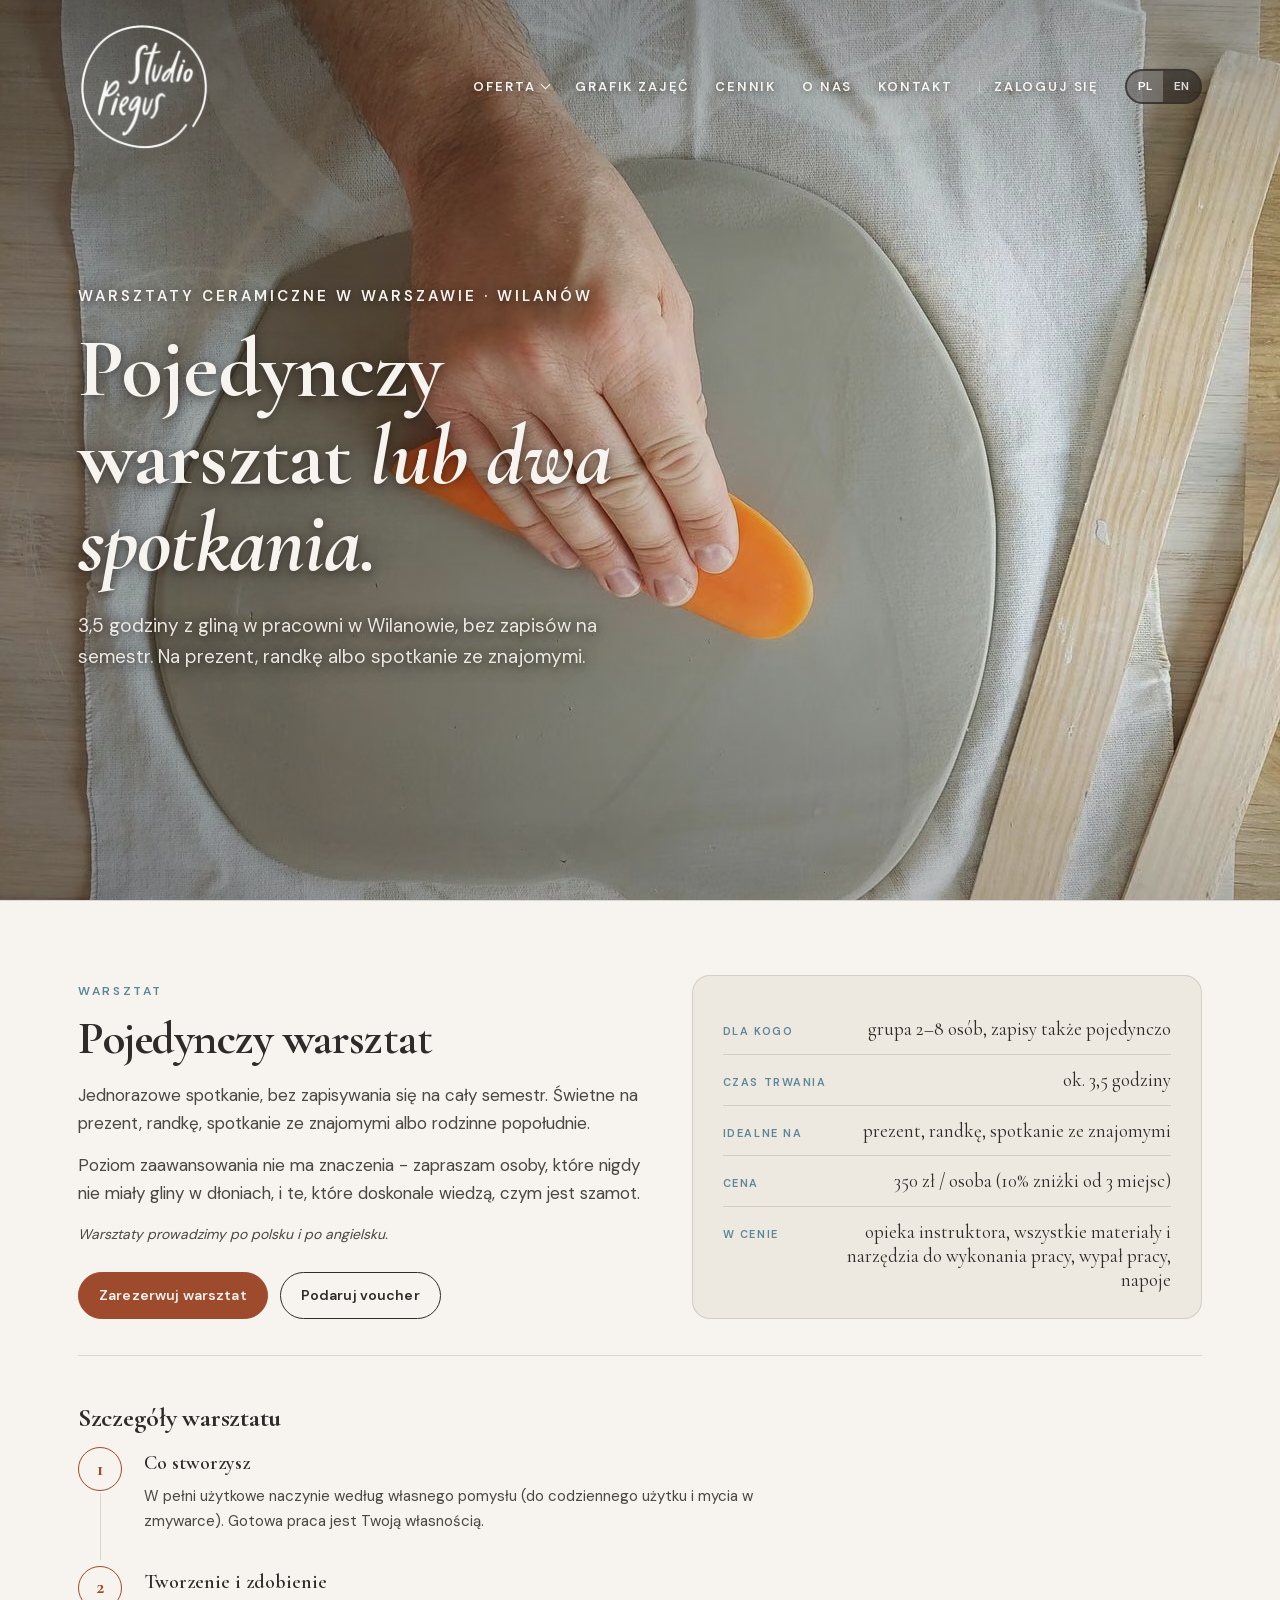
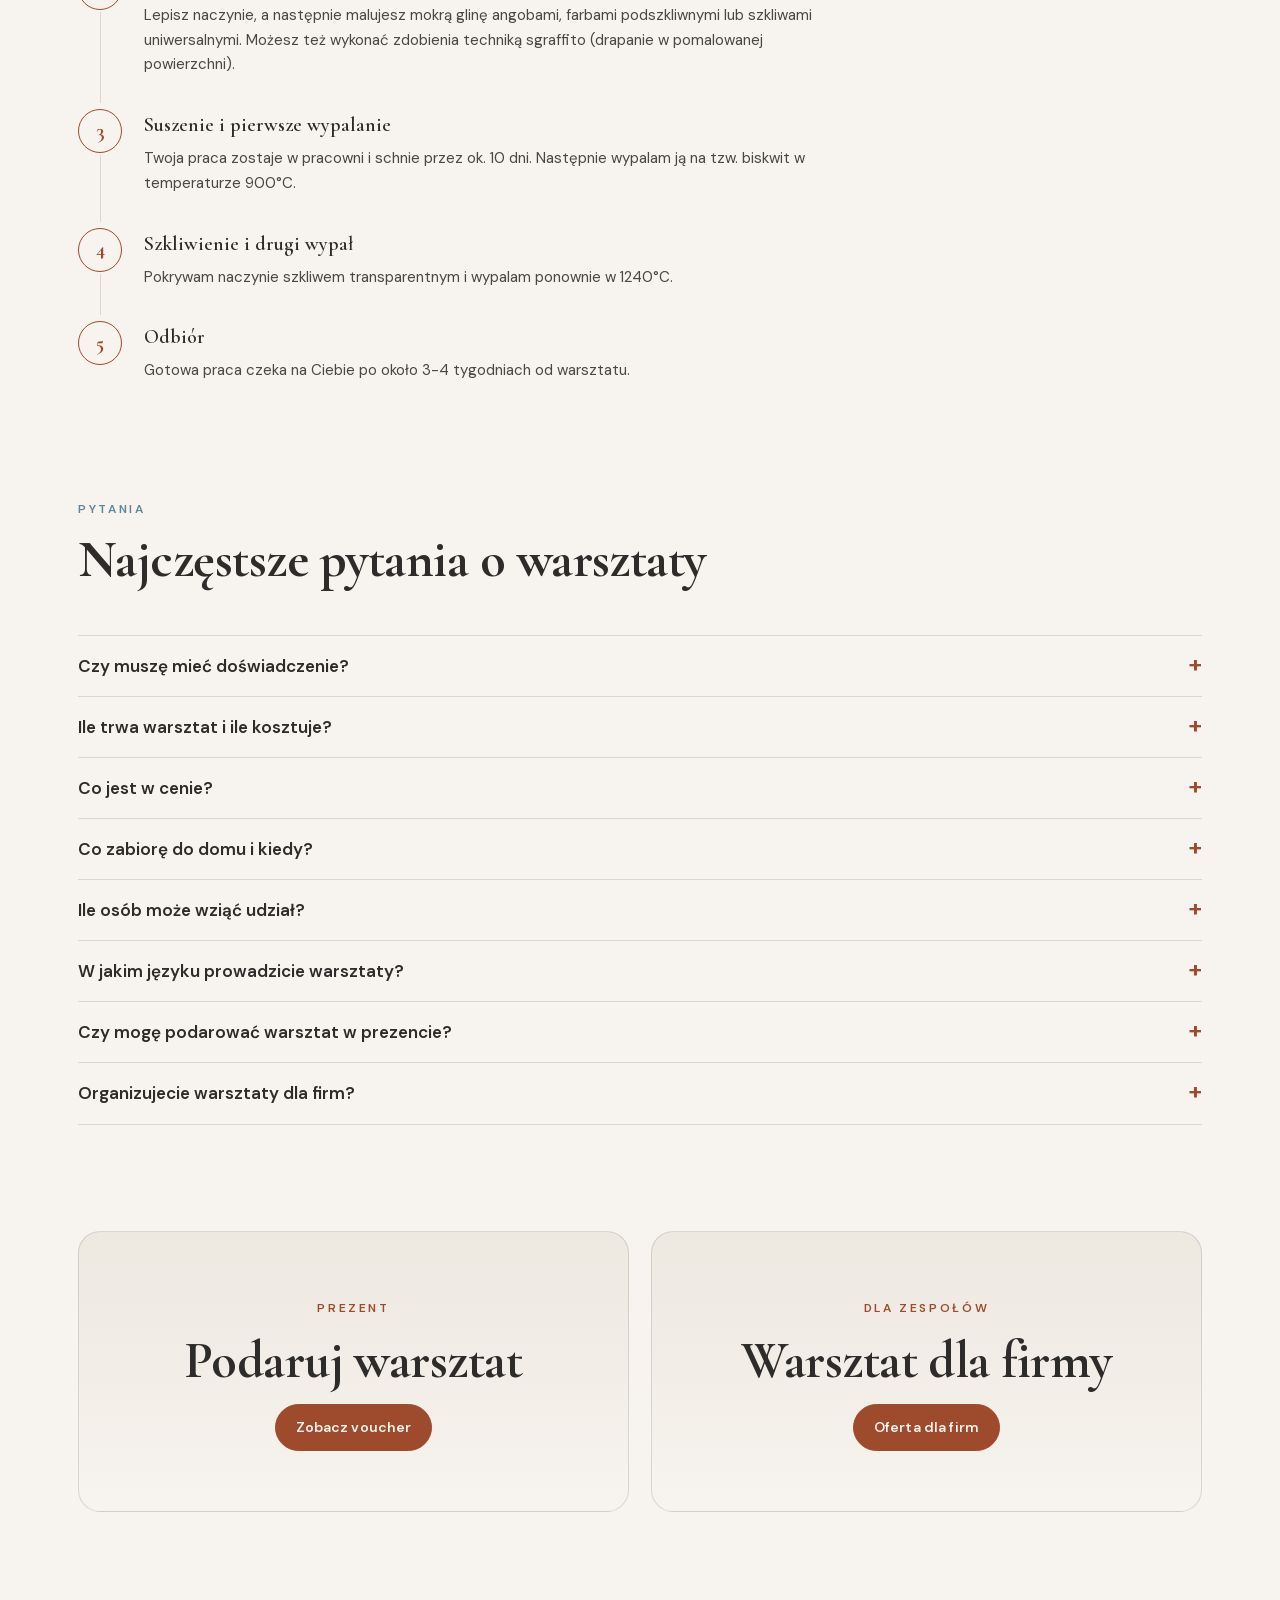
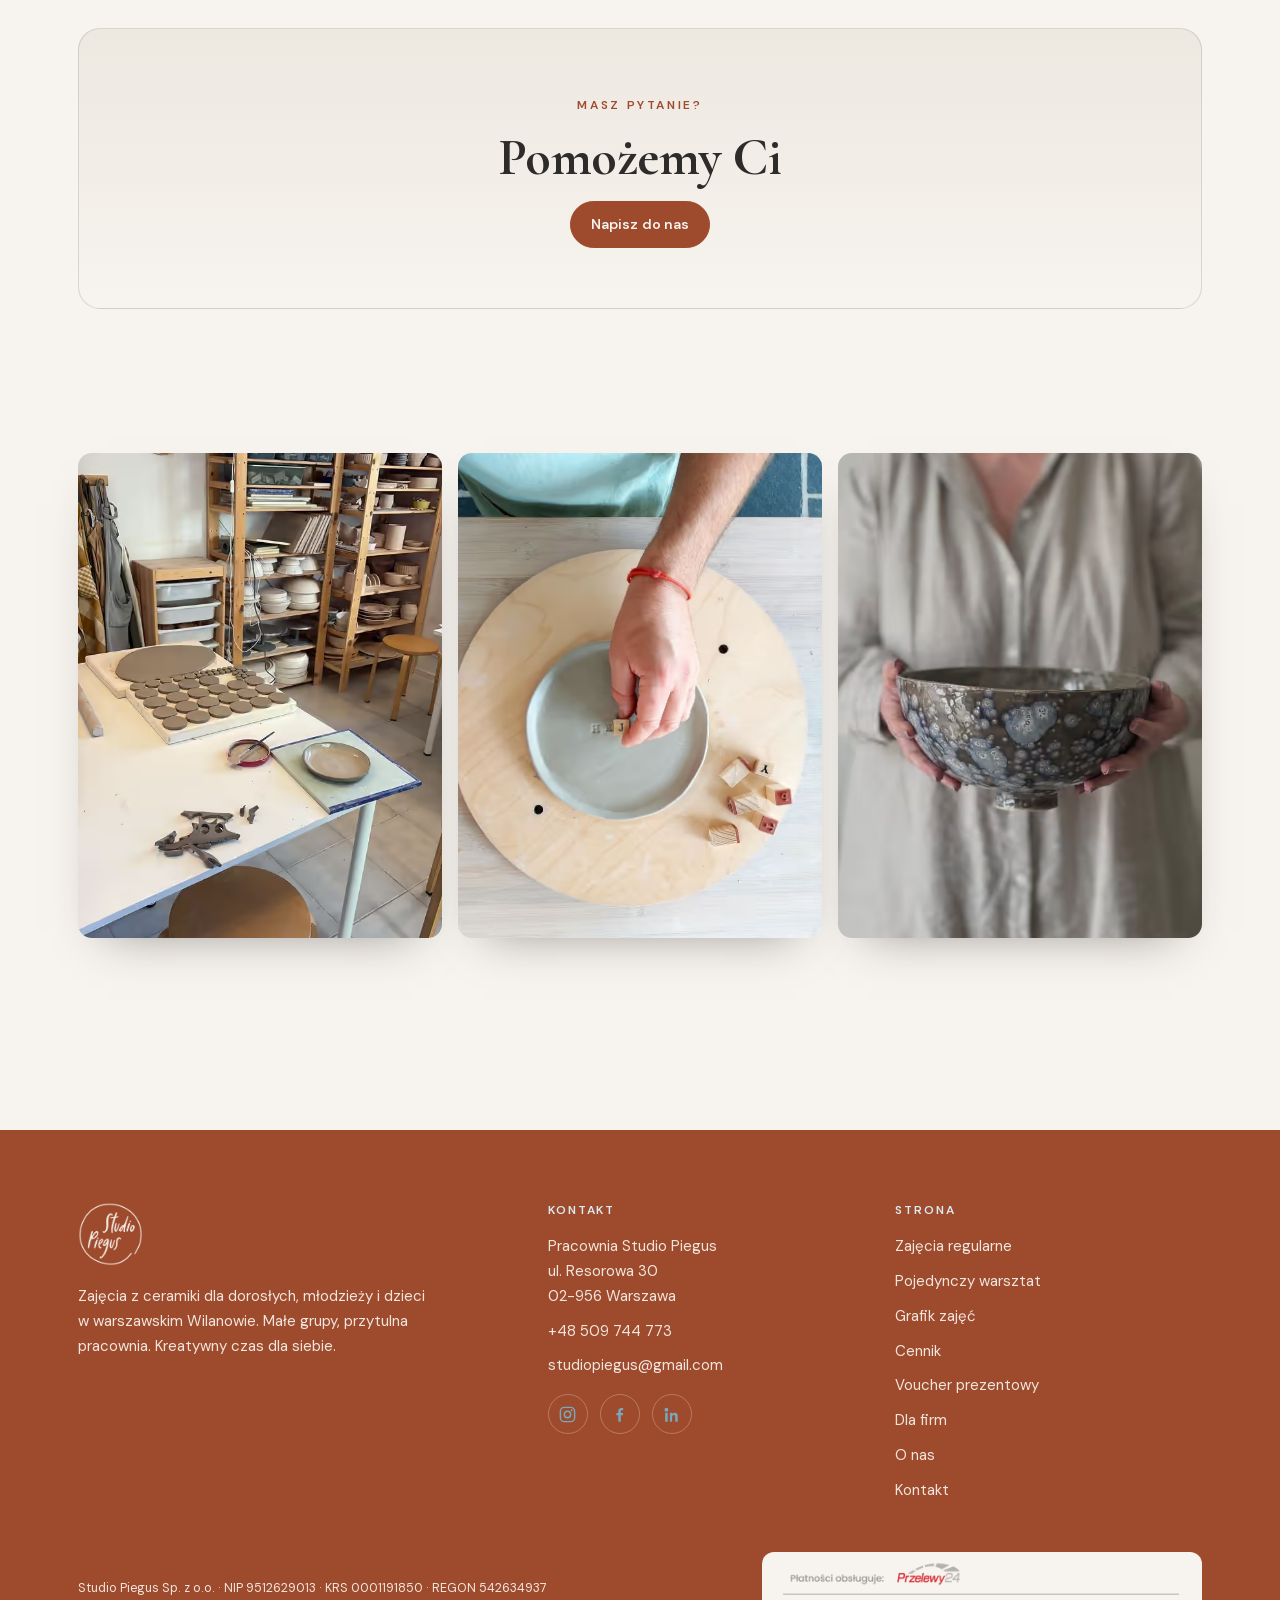
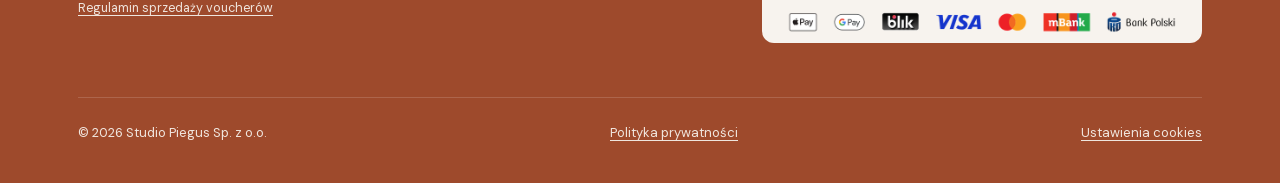
<file: warsztaty.html>
<!DOCTYPE html>
<html lang="pl">
<head>

<meta charset="UTF-8">

<meta name="viewport" content="width=device-width, initial-scale=1.0">
<title>Warsztaty ceramiczne w Warszawie (Wilanów) | Studio Piegus</title>
<meta name="description" content="Jednorazowe warsztaty ceramiczne w Wilanowie: 3,5 h, grupa 2–8 osób, bez doświadczenia. Prezent, randka, spotkanie ze znajomymi. 350 zł, wypał w cenie.">
<link rel="canonical" href="https://studiopiegus.pl/warsztaty.html">
<meta property="og:type" content="website">
<meta property="og:site_name" content="Studio Piegus">
<meta property="og:locale" content="pl_PL">
<meta property="og:title" content="Warsztaty ceramiczne w Warszawie (Wilanów) | Studio Piegus">
<meta property="og:description" content="Jednorazowe warsztaty ceramiczne w Wilanowie: 3,5 h, grupa 2–8 osób, bez doświadczenia. Prezent, randka, spotkanie ze znajomymi. 350 zł, wypał w cenie.">
<meta property="og:url" content="https://studiopiegus.pl/warsztaty.html">
<meta property="og:image" content="https://studiopiegus.pl/img/3611746cd744.jpg">
<meta name="twitter:card" content="summary_large_image">
<link rel="icon" type="image/png" href="img/f9b4173410a0.png">
<link rel="apple-touch-icon" href="img/cef246f17d5a.png">
<link rel="preload" href="/fonts/dm-sans-normal-latin.woff2" as="font" type="font/woff2" crossorigin>
<link rel="preload" href="/fonts/cormorant-garamond-normal-latin.woff2" as="font" type="font/woff2" crossorigin>
<link rel="stylesheet" href="/fonts/fonts.css">
<link rel="preconnect" href="https://consent.cookiebot.com">
<link rel="preconnect" href="https://consentcdn.cookiebot.com">
<style>
  picture{display:contents}
  .sr-only{position:absolute;width:1px;height:1px;padding:0;margin:-1px;overflow:hidden;clip:rect(0,0,0,0);white-space:nowrap;border:0}

:root{
    --bg:#F7F3EE;
    --ink:#2E2C2A;
    --blue:#7BA7BC;
    --blue-deep:#5C8799;
    --clay:#9E4A2C;
    --pink:#C9998F;
    --surface:#EDE8E0;
    --line:rgba(46,44,42,.14);
    --serif:"Cormorant Garamond",Georgia,serif;
    --sans:"DM Sans",system-ui,sans-serif;
    --maxw:1180px;
  }
  *{box-sizing:border-box;margin:0;padding:0}
  html{scroll-behavior:smooth}
  body{
    background:var(--bg);
    color:var(--ink);
    font-family:var(--sans);
    font-size:17px;
    line-height:1.65;
    -webkit-font-smoothing:antialiased;
    overflow-x:hidden;
  }
  .wrap{max-width:var(--maxw);margin:0 auto;padding:0 28px}
  a{color:inherit;text-decoration:none}
  .eyebrow{
    font-family:var(--sans);
    font-size:12px;
    font-weight:600;
    letter-spacing:.22em;
    text-transform:uppercase;
    color:var(--blue-deep);
    display:inline-block;
  }
  h1,h2,h3{font-family:var(--serif);font-weight:500;line-height:1.04;letter-spacing:-.01em}

  /* ---------- speckle / freckle signature ---------- */
  .speck{position:absolute;border-radius:50%;pointer-events:none;will-change:transform,opacity}
  @keyframes settle{from{opacity:0;transform:scale(.2) translateY(-6px)}to{opacity:var(--o);transform:scale(1) translateY(0)}}

  /* ---------- nav ---------- */
  .nav{
    position:fixed;top:0;left:0;right:0;z-index:50;
    transition:background .35s ease, box-shadow .35s ease, padding .35s ease;
    padding:22px 0;
  }
  .nav.solid{background:rgba(247,243,238,.9);backdrop-filter:blur(10px);box-shadow:0 1px 0 var(--line);padding:14px 0}
  .nav-inner{display:flex;align-items:center;gap:28px}
  .brand{display:flex;align-items:center;gap:12px;font-family:var(--serif);font-size:23px;letter-spacing:.01em}
  .brand img{height:48px;width:auto;display:block;flex:none}
  .nav-links{display:flex;gap:26px;margin-left:auto;align-items:center}
  .nav-links a{font-size:14px;font-weight:500;letter-spacing:.01em;position:relative;padding:4px 0}
  .nav-links a::after{content:"";position:absolute;left:0;right:100%;bottom:0;height:1px;background:var(--ink);transition:right .3s ease}
  .nav-links a:hover::after{right:0}
  .lang{display:flex;border:1px solid var(--line);border-radius:999px;overflow:hidden;font-size:12px;font-weight:600;letter-spacing:.08em}
  .lang button{background:none;border:0;padding:6px 11px;cursor:pointer;color:var(--ink);font:inherit;opacity:.5;transition:.2s}
  .lang button.on{background:var(--ink);color:var(--bg);opacity:1}
  .btn{
    display:inline-flex;align-items:center;gap:8px;
    font-family:var(--sans);font-size:14px;font-weight:600;letter-spacing:.01em;
    padding:11px 20px;border-radius:999px;cursor:pointer;border:1px solid var(--ink);
    transition:transform .2s ease, background .2s ease, color .2s ease;
  }
  .btn-fill{background:var(--clay);color:var(--bg);border-color:var(--clay)}
  .btn-fill:hover{transform:translateY(-2px);background:var(--ink);color:var(--bg);border-color:var(--ink)}
  .btn-ghost:hover{background:var(--ink);color:var(--bg)}
  .btn-blue{background:var(--blue);border-color:var(--blue);color:var(--bg)}
  .btn-blue:hover{transform:translateY(-2px);background:var(--blue-deep);border-color:var(--blue-deep)}
  .burger{display:none;margin-left:auto;background:none;border:0;cursor:pointer;flex-direction:column;gap:5px;padding:6px}
  .burger span{width:24px;height:2px;background:var(--ink);display:block;transition:.3s}

  /* ---------- hero ---------- */
  .hero{position:relative;padding:172px 0 96px;overflow:hidden}
  #freckles{position:absolute;inset:0;z-index:0}
  .hero .wrap{position:relative;z-index:2}
  .hero-grid{display:grid;grid-template-columns:1.15fr .85fr;gap:48px;align-items:center}
  .hero h1{font-size:clamp(56px,9vw,116px);margin:14px 0 0}
  .hero h1 em{font-style:italic;color:var(--blue-deep)}
  .hero-sub{font-size:20px;max-width:30ch;margin:26px 0 34px;color:#4a4744}
  .hero-cta{display:flex;gap:14px;flex-wrap:wrap}
  .glaze-card{
    position:relative;border-radius:18px;background:var(--surface);
    border:1px solid var(--line);padding:30px;min-height:340px;
    display:flex;flex-direction:column;justify-content:flex-end;overflow:hidden;
  }
  .glaze-card .cap{position:relative;z-index:2}
  .glaze-card .cap h3{font-size:27px;line-height:1.1}
  .glaze-card .cap p{font-size:14px;color:#56524e;margin-top:8px}
  #glaze-speck{position:absolute;inset:0;z-index:1}

  /* ---------- generic section ---------- */
  .sec{padding:96px 0}
  .sec-head{max-width:62ch;margin-bottom:48px}
  .sec-head h2{font-size:clamp(34px,5vw,52px);margin-top:12px}
  .reveal{opacity:0;transform:translateY(22px);transition:opacity .7s ease,transform .7s ease}
  .reveal.in{opacity:1;transform:none}

  /* ---------- offer tiles ---------- */
  .tiles{display:grid;grid-template-columns:repeat(2,1fr);gap:18px}
  .tile{
    background:var(--surface);border:1px solid var(--line);border-radius:16px;
    padding:34px 30px 28px;transition:transform .3s ease,box-shadow .3s ease;
    position:relative;overflow:hidden;
  }
  .tile:hover{transform:translateY(-4px);box-shadow:0 18px 40px -28px rgba(46,44,42,.5)}
  .tile .dotcluster{position:absolute;top:18px;right:18px;width:54px;height:54px;opacity:.85}
  .tile h3{font-size:30px;margin-bottom:10px;padding-right:50px}
  .tile p{font-size:15.5px;color:#56524e;max-width:34ch}
  .tile .more{display:inline-flex;align-items:center;gap:7px;margin-top:22px;font-size:13px;font-weight:600;letter-spacing:.04em;text-transform:uppercase}
  .tile .more svg{transition:transform .25s ease}
  .tile:hover .more svg{transform:translateX(5px)}

  /* ---------- voucher band ---------- */
  .voucher{background:var(--clay);color:var(--bg);border-radius:22px;padding:64px 56px;position:relative;overflow:hidden}
  #voucher-speck{position:absolute;inset:0;opacity:.55}
  .voucher .v-inner{position:relative;z-index:2;display:grid;grid-template-columns:1.3fr .7fr;gap:40px;align-items:center}
  .voucher .eyebrow{color:var(--blue)}
  .voucher h2{font-size:clamp(32px,4.5vw,50px);color:var(--bg);margin:12px 0 16px}
  .voucher p{color:rgba(247,243,238,.78);max-width:46ch}
  .voucher .v-cta{display:flex;justify-content:flex-end}
  @media(max-width:760px){.voucher .v-cta{justify-content:flex-start}}

  /* ---------- about ---------- */
  .about-grid{display:grid;grid-template-columns:.9fr 1.1fr;gap:56px;align-items:center}
  .about-grid h2{font-size:clamp(32px,4.5vw,50px);margin:14px 0 20px}
  .about-grid p{color:#4a4744;margin-bottom:16px;max-width:50ch}
  .about-link{display:inline-flex;align-items:center;gap:8px;margin-top:8px;font-weight:600;font-size:14px;border-bottom:1px solid var(--ink);padding-bottom:3px}

  /* ---------- photo placeholders ---------- */
  .ph{
    position:relative;background:var(--surface);border:1px solid var(--line);border-radius:14px;
    overflow:hidden;display:flex;align-items:center;justify-content:center;
  }
  .ph .ph-speck{position:absolute;inset:0;opacity:.5}
  .ph .ph-label{position:relative;z-index:2;text-align:center;color:#7a756f;padding:18px}
  .ph .ph-label .tag{font-size:11px;font-weight:600;letter-spacing:.16em;text-transform:uppercase;color:var(--blue-deep);display:block;margin-bottom:6px}
  .ph .ph-label .what{font-family:var(--serif);font-size:20px;color:#5b5650}
  .gallery{display:grid;grid-template-columns:1.4fr 1fr;grid-template-rows:200px 200px;gap:16px}
  .gallery .ph:nth-child(1){grid-row:1 / span 2}

  /* ---------- corporate teaser ---------- */
  .corp{background:linear-gradient(180deg,var(--surface),var(--bg));border-radius:22px;border:1px solid var(--line);padding:60px 56px;text-align:center}
  .corp .eyebrow{color:var(--clay)}
  .corp h2{font-size:clamp(32px,4.5vw,52px);margin:14px auto 16px;max-width:18ch}
  .corp p{color:#4a4744;max-width:50ch;margin:0 auto 30px}

  /* ---------- footer ---------- */
  footer{background:var(--clay);color:var(--bg);margin-top:96px;padding:72px 0 40px}
  .foot-grid{display:grid;grid-template-columns:1.4fr 1fr 1fr;gap:40px}
  footer .brand{color:var(--bg)}
  footer .brand img{height:64px}
  .foot-desc{color:rgba(247,243,238,.92);font-size:15px;max-width:32ch;margin-top:18px}
  .foot-col h2{font-family:var(--sans);font-size:12px;font-weight:600;line-height:normal;letter-spacing:.16em;text-transform:uppercase;color:#DCEAF1;margin:0 0 16px}
  .foot-col a,.foot-col p{display:block;color:rgba(247,243,238,.92);font-size:15px;margin-bottom:10px;transition:color .2s}
  .foot-col a:hover{color:var(--bg)}
  .foot-bottom{display:flex;justify-content:space-between;align-items:center;gap:20px;flex-wrap:wrap;margin-top:54px;padding-top:24px;border-top:1px solid rgba(247,243,238,.16);font-size:13px;color:rgba(247,243,238,.92)}
  footer .lang{border-color:rgba(247,243,238,.3)}
  footer .lang button{color:rgba(247,243,238,.92)}
  footer .lang button.on{background:var(--bg);color:var(--ink);opacity:1}

  /* ---------- responsive ---------- */
  @media(max-width:920px){
    .hero-grid{grid-template-columns:1fr;gap:32px}
    .glaze-card{min-height:240px}
    .about-grid{grid-template-columns:1fr;gap:32px}
    .voucher .v-inner{grid-template-columns:1fr;gap:24px}
  }
  @media(max-width:760px){
    body{font-size:16px}
    .nav-links{display:none}
    .nav-links.open{display:flex;position:absolute;top:100%;left:0;right:0;flex-direction:column;background:var(--bg);padding:22px 28px;gap:18px;box-shadow:0 12px 30px -20px rgba(0,0,0,.4);margin-left:0}
    .nav-links.open .lang{margin-top:8px}
    .burger{display:flex}
    .tiles{grid-template-columns:1fr}
    .voucher,.corp{padding:44px 28px}
    .gallery{grid-template-columns:1fr;grid-template-rows:none}
    .gallery .ph{height:200px}
    .gallery .ph:nth-child(1){grid-row:auto}
    .foot-grid{grid-template-columns:1fr;gap:32px}
    .sec{padding:68px 0}
  }
  @media(prefers-reduced-motion:reduce){
    *{animation:none!important;transition:none!important;scroll-behavior:auto!important}
    .reveal{opacity:1;transform:none}
  }

/* ---------- page: zajęcia ---------- */
.nav-links a.active::after{right:0}

.pagehead{position:relative;padding:150px 0 60px;overflow:hidden}
#freckles{position:absolute;inset:0;z-index:0}
.pagehead .wrap{position:relative;z-index:2}
.pagehead h1{font-size:clamp(44px,7vw,84px);margin:14px 0 0}
.pagehead h1 em{font-style:italic;color:var(--blue-deep)}
.pagehead .lead{font-size:19px;max-width:54ch;margin:22px 0 30px;color:#4a4744}
.jumpchips{display:flex;gap:10px;flex-wrap:wrap}
.jumpchips a{font-size:13px;font-weight:600;letter-spacing:.02em;padding:9px 16px;border:1px solid var(--line);border-radius:999px;background:var(--surface);transition:background .2s ease,color .2s ease,border-color .2s ease}
.jumpchips a:hover{background:var(--ink);color:var(--bg);border-color:var(--ink)}

.format{padding:74px 0;border-top:1px solid var(--line)}
.format-grid{display:grid;grid-template-columns:1.05fr .95fr;gap:50px;align-items:start}
.format-text h2{font-size:clamp(30px,4.4vw,46px);margin:12px 0 18px}
.format-text p{color:#4a4744;max-width:48ch;margin-bottom:14px}
.format-cta{display:flex;gap:12px;flex-wrap:wrap;margin-top:26px}

.infocard{background:var(--surface);border:1px solid var(--line);border-radius:18px;padding:28px 30px 14px;position:relative;overflow:hidden}
.ic-speck{position:absolute;inset:0;opacity:.4}
.dl{position:relative;z-index:2;margin:0}
.dl .row{display:flex;justify-content:space-between;gap:18px;padding:13px 0;border-bottom:1px solid var(--line)}
.dl .row:last-child{border-bottom:0}
.dl dt{font-size:11px;font-weight:600;letter-spacing:.14em;text-transform:uppercase;color:var(--blue-deep);flex:none;padding-top:5px;max-width:42%}
.dl dd{font-family:var(--serif);font-size:19px;line-height:1.25;text-align:right}
.agecards{display:grid;grid-template-columns:repeat(3,1fr);gap:18px;margin-top:36px}
.agecard{background:var(--surface);border:1px solid var(--line);border-radius:16px;padding:30px 26px 26px;position:relative;overflow:hidden;transition:transform .3s ease,box-shadow .3s ease}
.agecard:hover{transform:translateY(-4px);box-shadow:0 18px 40px -28px rgba(46,44,42,.5)}
.agecard .dotcluster{position:absolute;top:18px;right:18px;width:46px;height:46px;opacity:.85}
.agecard .age{font-family:var(--serif);font-size:40px;color:var(--ink);line-height:1}
.agecard .age small{font-size:15px;color:var(--blue-deep);font-style:italic}
.agecard p{font-size:15px;color:#56524e;margin:14px 0 18px;max-width:30ch}
.agecard .meta{font-size:12px;letter-spacing:.03em;color:#7a756f;border-top:1px solid var(--line);padding-top:12px}

/* weekly schedule */
.schedule{margin-top:50px;border-top:1px solid var(--line);padding-top:44px}
.schedule .eyebrow{margin-bottom:8px}
.schedule h3{font-family:var(--serif);font-weight:500;font-size:clamp(26px,3.4vw,38px);line-height:1.05;margin:6px 0 10px}
.sched-note{color:#56524e;font-size:15px;max-width:56ch;margin-bottom:24px}
.legend{display:flex;flex-wrap:wrap;gap:12px 24px;margin-bottom:22px}
.legend .lg{display:flex;align-items:center;gap:9px}
.legend .lg .dot{width:13px;height:13px;border-radius:4px;flex:none}
.legend .lg b{font-family:var(--serif);font-weight:500;font-size:16px;line-height:1}
.legend .lg span{color:#7a756f;font-size:12px;margin-left:1px}
.timetable-wrap{overflow-x:auto;border:1px solid var(--line);border-radius:14px;background:var(--bg);-webkit-overflow-scrolling:touch}
.timetable{display:grid;min-width:760px}
.tt-dayhead{font-size:12px;font-weight:600;letter-spacing:.07em;text-transform:uppercase;text-align:center;padding:13px 4px;border-bottom:1px solid var(--line);color:var(--ink)}
.tt-corner{border-right:1px solid var(--line);border-bottom:1px solid var(--line)}
.tt-timecell{border-right:1px solid var(--line)}
.tt-time{font-size:11px;color:#9a948d;text-align:right;padding:1px 8px 0;pointer-events:none}
.tt-cell{border-right:1px solid rgba(46,44,42,.07);border-bottom:1px dashed rgba(46,44,42,.08)}
.tt-cell.hourtop{border-top:1px solid rgba(46,44,42,.16)}
.tt-block{margin:2px;border-radius:9px;padding:7px 9px;border-left:3px solid var(--blk);display:flex;flex-direction:column;gap:2px;overflow:hidden;z-index:2;transition:transform .2s ease,box-shadow .2s ease}
.tt-block:hover{transform:translateY(-1px);box-shadow:0 8px 20px -12px rgba(46,44,42,.45)}
.tt-block .bname{font-family:var(--serif);font-size:15px;line-height:1.05;color:var(--ink)}
.tt-block .btime{font-size:11px;color:#56524e}
.tt-block .bage{font-size:9.5px;letter-spacing:.06em;text-transform:uppercase;color:#7a756f}

@media(max-width:920px){
  .format-grid{grid-template-columns:1fr;gap:30px}
}
@media(max-width:760px){
  .pagehead{padding:128px 0 44px}
  .format{padding:54px 0}
  .agecards{grid-template-columns:1fr}
}

  /* ---- unified menu (uppercase / 2x logo / language chip) ---- */
  body.foto .nav-links a{text-transform:uppercase;letter-spacing:.14em;font-size:13px;font-weight:600}
  body.foto .nav .brand img{height:129px}
  body.foto .nav.solid .brand img{height:98px}
  @media(max-width:760px){ body.foto .nav .brand img{height:87px} body.foto .nav.solid .brand img{height:76px} }
  body.foto .lang{border-width:2px;border-color:rgba(46,44,42,.5);background:rgba(30,26,24,.6)}
  body.foto .lang button{color:#fff;background:transparent;opacity:.82}
  body.foto .lang button.on{background:rgba(247,243,238,.26);color:#fff;opacity:1}

  /* ---- social icons + monochrome map ---- */
  .socials{display:flex;gap:12px;margin-top:16px}
  .socials a{display:inline-flex;align-items:center;justify-content:center;width:40px;height:40px;border-radius:999px;border:1px solid var(--line);color:var(--blue-deep);transition:background .2s ease,color .2s ease,border-color .2s ease}
  .socials a:hover{color:var(--bg);background:var(--blue-deep);border-color:var(--blue-deep)}
  .socials-dark a{border-color:rgba(247,243,238,.28);color:var(--blue)}
  .socials-dark a:hover{color:var(--ink);background:var(--blue);border-color:var(--blue)}
  iframe[title="Mapa - Studio Piegus"]{filter:grayscale(1) sepia(.55) hue-rotate(165deg) saturate(1.2) brightness(.96) contrast(.98)}
  .speck{display:none}

  /* ---- zajecia: hero accent + photo gallery ---- */
  .pagehead h1{font-family:var(--serif);font-weight:700}
  .pagehead h1 em{color:var(--clay);font-style:italic}
  .zgal{display:grid;grid-template-columns:repeat(3,1fr);gap:16px;margin-top:8px}
  .zgal figure{margin:0}
  .zgal img{width:100%;aspect-ratio:3/4;object-fit:cover;border-radius:14px;box-shadow:0 22px 46px -28px rgba(46,44,42,.5);display:block}
  .zgal figcaption{font-family:var(--sans);font-size:12px;letter-spacing:.14em;text-transform:uppercase;color:var(--blue-deep);margin-top:10px}
  @media(max-width:760px){ .zgal{grid-template-columns:1fr;gap:22px} }

  h1,h2,h3,h4{font-family:var(--serif);font-weight:700}
  h1 em,h2 em,h3 em{color:var(--clay);font-style:italic}

  /* ---- hero strip (photo) ---- */
  .hero-full{min-height:100svh;display:flex;align-items:center;padding:132px 0 44px;overflow:hidden;position:relative}
  .hero-full .hero-bg{position:absolute;inset:0;width:100%;height:100%;object-fit:cover;z-index:0}
  .hero-full .hero-scrim{position:absolute;inset:0;z-index:1;background:linear-gradient(90deg,rgba(26,22,20,0.363) 0%,rgba(26,22,20,0.187) 46%,rgba(26,22,20,0.044) 100%),linear-gradient(180deg,rgba(26,22,20,0.275) 0%,rgba(26,22,20,0.0) 30%,rgba(26,22,20,0.0) 68%,rgba(26,22,20,0.187) 100%)}
  .hero-full .wrap{position:relative;z-index:2;width:100%}
  .hero-full .hero-inner{max-width:640px}
  .hero-full h1{color:#F7F3EE;margin:0;font-weight:700;text-shadow:0 2px 20px rgba(20,16,14,.4)}
  .hero-full h1 em{color:#F7F3EE}
  .hero-full .lead{color:rgba(247,243,238,.92);max-width:46ch}
  body.foto .nav:not(.solid) .brand img{filter:brightness(0) invert(1)}
  body.foto .nav:not(.solid) .burger span{background:#F7F3EE}
  @media(min-width:761px){
    body.foto .nav:not(.solid) .nav-links a{color:#F7F3EE}
    body.foto .nav:not(.solid) .nav-links a::after{background:#F7F3EE}
  }
  @media(max-width:760px){ .hero-full{min-height:100svh} }

  @media(max-height:560px){ body.foto .nav .brand img,body.foto .nav.solid .brand img{height:52px} .hero-full{padding-top:92px} .hero-full h1{font-size:clamp(28px,5.5vw,44px)} .hero-full .hero-sub{font-size:15px} }

  .fine{margin-top:36px;max-width:76ch;border-top:1px solid var(--line);padding-top:22px}
  .fine p{font-size:13px;line-height:1.65;color:#6a6560;margin:0 0 12px}

  /* ---- workshop info (variant 2) ---- */
  .wsplit{margin-top:36px;border-top:1px solid var(--line);padding-top:26px}
  .wsplit .w-desc{color:#4a4744;font-size:16px;line-height:1.7;max-width:72ch;margin:0 0 16px}
  .w-cards{display:grid;grid-template-columns:1fr 1fr;gap:18px;margin-bottom:32px}
  .w-card{background:var(--surface);border:1px solid var(--line);border-radius:16px;padding:24px}
  .w-card .w-k{font-family:var(--sans);font-size:12px;letter-spacing:.16em;text-transform:uppercase;color:var(--blue-deep);display:block;margin-bottom:12px}
  .w-card h3{font-family:var(--serif);font-weight:600;font-size:22px;margin:0 0 8px}
  .w-card p{color:#4a4744;font-size:15px;margin:0}
  .w-title{font-family:var(--serif);font-weight:700;font-size:26px;margin:22px 0 16px}
  .w-timeline{margin:0}
  .w-tl{position:relative;padding:0 0 26px 66px}
  .w-tl:not(:last-child)::before{content:"";position:absolute;left:22px;top:46px;bottom:0;width:1px;background:var(--line)}
  .w-num{position:absolute;left:0;top:0;width:44px;height:44px;border-radius:999px;border:1px solid var(--clay);color:var(--clay);display:flex;align-items:center;justify-content:center;font-family:var(--serif);font-weight:700;font-size:20px}
  .w-tl h4{font-family:var(--serif);font-weight:600;font-size:20px;margin:6px 0 4px}
  .w-tl p{color:#4a4744;font-size:15px;margin:0;max-width:62ch}
  .w-note{background:var(--surface);border:1px solid var(--line);border-radius:16px;padding:24px 26px;margin-top:28px}
  .w-note h4{font-family:var(--sans);font-size:12px;letter-spacing:.16em;text-transform:uppercase;color:var(--blue-deep);margin:0 0 12px}
  .w-note ul{margin:0;padding-left:18px}
  .w-note li{font-size:14px;color:#4a4744;margin:8px 0}
  .w-note li b{color:var(--ink)}
  @media(max-width:680px){ .w-cards{grid-template-columns:1fr} }

  /* mobile open-menu: dark text on cream dropdown */
  body.foto .nav .nav-links.open a{color:var(--ink)}
  body.foto .nav .nav-links.open .lang{border-color:rgba(46,44,42,.35);background:transparent}
  body.foto .nav .nav-links.open .lang button{color:var(--ink);opacity:.7}
  body.foto .nav .nav-links.open .lang button.on{background:var(--ink);color:var(--bg);opacity:1}

  /* password gate */

  

  

  
  
  html

  

  

  

  

  
  .voucher .btn-fill{border-color:#F7F3EE}
  .voucher .btn-fill:hover{border-color:#F7F3EE}

  /* harmonogram */

  /* czytelnosc tekstu na jasnych zdjeciach hero */
  .hero-full h1,.hero h1{text-shadow:0 2px 10px rgba(20,16,14,.55),0 1px 34px rgba(20,16,14,.4)}
  .hero-full .hero-sub,.hero .hero-sub,.hero-full .lead{text-shadow:0 1px 8px rgba(20,16,14,.6),0 1px 24px rgba(20,16,14,.45)}
  body.foto .nav:not(.solid) .nav-links > a{text-shadow:0 1px 7px rgba(20,16,14,.55)}
  .hero-full .btn-ghost,.hero .btn-ghost{text-shadow:0 1px 7px rgba(20,16,14,.5);border-color:rgba(247,243,238,.75)}
  .lang-note{font-size:14px;color:#6a6560;margin:16px 0 0;font-style:italic}

  /* grafik zajec - kalendarz */
  @media(max-width:560px){ }
  #harmonogram{scroll-margin-top:110px}
  #dzieci{scroll-margin-top:110px}
  #dorosli{scroll-margin-top:110px}
  .btn-wide{display:flex;width:100%;max-width:100%;box-sizing:border-box;justify-content:center;align-items:center;margin:22px 0 0;text-align:center}


  /* grafik zajec - kalendarz (desktop) */
  .cal-wrap{overflow-x:auto;-webkit-overflow-scrolling:touch;border:1px solid var(--line);border-radius:18px;background:var(--surface);padding:0 0 6px}
  .cal{display:grid;grid-template-columns:62px repeat(5,minmax(150px,1fr));grid-template-rows:auto repeat(44,15px);min-width:860px;font-family:var(--sans);position:relative}
  .cal-h{position:sticky;top:0;z-index:3;background:rgba(255,255,255,.75);backdrop-filter:blur(4px);padding:11px 8px 20px;text-align:center;font-size:12px;letter-spacing:.1em;text-transform:uppercase;color:var(--blue-deep);font-weight:600;border-bottom:1px solid var(--line)}
  .cal-h.corner{border-right:1px solid var(--line)}
  .cal-t{grid-column:1;font-size:11px;color:#8a847d;padding-right:9px;text-align:right;transform:translateY(-6px);border-right:1px solid var(--line)}
  .cal-line{border-top:1px dashed rgba(46,44,42,.1);z-index:0}
  .cal-ev{position:relative;z-index:2;margin:1px 4px;border-radius:10px;padding:6px 9px;overflow:hidden;display:flex;flex-direction:column;justify-content:flex-start;line-height:1.22}
  .cal-ev .t{font-family:var(--serif);font-size:15px;font-weight:700;display:block}
  .cal-ev .w{font-size:11.5px;opacity:.92;display:block}
  .cal-ev .bar{display:block;margin:-6px -9px 5px;padding:3px 9px;font-size:9.5px;font-weight:700;letter-spacing:.04em;text-transform:uppercase;line-height:1.3}
  .ev-a{background:rgba(158,74,44,.14);color:var(--clay);box-shadow:inset 3px 0 0 var(--clay)}
  .ev-a .bar{background:var(--clay);color:#F7F3EE}
  .ev-k{background:rgba(123,167,188,.26);color:var(--blue-deep);box-shadow:inset 3px 0 0 var(--blue-deep)}
  .ev-k .bar{background:var(--blue-deep);color:#F7F3EE}
  .cal-ev .fullbar{display:block;margin:auto -9px -6px;padding:3px 9px;font-size:10px;font-weight:700;letter-spacing:.05em;text-transform:uppercase;background:#4A5233;color:#F2EFE6}
  .cal-legend{display:flex;gap:18px;flex-wrap:wrap;margin:16px 0 0;font-size:13.5px;color:#4a4744;align-items:center}
  .cal-legend i{width:12px;height:12px;border-radius:4px;display:inline-block;margin-right:7px;vertical-align:-1px}
  /* grafik - karty dni (mobile) */
  .daylist{display:none}
  .daycard{background:var(--surface);border:1px solid var(--line);border-radius:16px;padding:16px 16px 8px;margin-bottom:12px}
  .daycard h4{font-family:var(--serif);font-size:19px;font-weight:700;margin:0 0 10px;color:var(--ink)}
  .daycard ul{list-style:none;padding:0;margin:0}
  .dc-item{border-radius:11px;padding:10px 12px;margin-bottom:9px;position:relative;overflow:hidden}
  .dc-item.a{background:rgba(158,74,44,.13);box-shadow:inset 3px 0 0 var(--clay)}
  .dc-item.k{background:rgba(123,167,188,.24);box-shadow:inset 3px 0 0 var(--blue-deep)}
  .dc-item b{font-family:var(--serif);font-size:16px;display:block;color:var(--ink)}
  .dc-w{font-size:12.5px;color:#4a4744;display:block;margin-top:1px}
  .dc-bar{display:block;margin:-10px -12px 7px;padding:3px 12px;font-size:10px;font-weight:700;letter-spacing:.05em;text-transform:uppercase;color:#F7F3EE}
  .dc-item.a .dc-bar{background:var(--clay)}
  .dc-item.k .dc-bar{background:var(--blue-deep)}
  .dc-full{display:block;margin:7px -12px -10px;padding:3px 12px;font-size:10px;font-weight:700;letter-spacing:.05em;text-transform:uppercase;background:#4A5233;color:#F2EFE6}
  @media(max-width:760px){
    .cal-wrap{display:none}
    .daylist{display:block}
  }
  .nav-login{font-weight:700}
  .nav-login::before{content:"";display:inline-block;width:1px;height:13px;background:currentColor;opacity:.35;margin-right:14px;vertical-align:-2px}
  .nav-links.open .nav-login::before{display:none}
  @media(min-width:761px) and (max-width:1199px){
    .nav-links{display:none}
    .nav-links.open{display:flex;position:absolute;top:100%;left:0;right:0;flex-direction:column;background:var(--bg);padding:22px 28px;gap:18px;box-shadow:0 12px 30px -20px rgba(0,0,0,.4);margin-left:0}
    .nav-links.open .lang{margin-top:8px}
    .burger{display:flex}
  }
  footer .foot-bottom .lang button.on{background:rgba(46,44,42,.3);color:#fff}

  .faq details{border-top:1px solid var(--line);padding:16px 0}
  .faq details:last-child{border-bottom:1px solid var(--line)}
  .faq summary{cursor:pointer;font-weight:600;font-size:17px;list-style:none;display:flex;justify-content:space-between;gap:16px}
  .faq summary::-webkit-details-marker{display:none}
  .faq summary::after{content:"+";color:var(--clay);font-size:24px;line-height:1}
  .faq details[open] summary::after{content:"\2013"}
  .faq p{color:#4a4744;font-size:15px;margin:10px 0 0;max-width:66ch}
  .faq p a{text-decoration:underline;text-underline-offset:3px}
  .w-links{display:grid;grid-template-columns:1fr 1fr;gap:22px}
  @media(max-width:760px){.w-links{grid-template-columns:1fr}}

  /* ---- menu „Oferta” (rozwijane po kliknięciu) ---- */
  .dd{position:relative;display:flex;align-items:center}
  .dd-t{font:inherit;font-size:14px;font-weight:500;letter-spacing:.01em;color:inherit;background:none;border:0;padding:4px 0;cursor:pointer;display:inline-flex;align-items:center;gap:7px;white-space:nowrap}
  .dd-t::after{content:"";width:6px;height:6px;border-right:1.5px solid currentColor;border-bottom:1.5px solid currentColor;transform:translateY(-2px) rotate(45deg);transition:transform .2s}
  .dd.open .dd-t::after{transform:translateY(1px) rotate(225deg)}
  .dd-m{display:none;position:absolute;top:100%;left:-22px;margin-top:var(--dd-gap,24px);min-width:250px;padding:18px 22px 20px;background:rgba(247,243,238,.98);box-shadow:0 18px 30px -22px rgba(0,0,0,.45);border-radius:0 0 12px 12px;flex-direction:column;gap:15px}
  .dd.open .dd-m{display:flex}
  .nav .dd-m a{color:var(--ink)!important;text-shadow:none!important;white-space:nowrap}
  .nav.solid{--dd-gap:17px}
  body.foto .nav-links .dd-t{text-transform:uppercase;letter-spacing:.14em;font-size:13px;font-weight:600}
  body.foto .nav:not(.solid):not(.dd-on) .dd-t{color:#F7F3EE;text-shadow:0 1px 7px rgba(20,16,14,.55)}
  .nav.dd-on{background:rgba(247,243,238,.98);box-shadow:0 1px 0 var(--line)}
  body.foto .nav.dd-on .nav-links a,body.foto .nav.dd-on .dd-t{color:var(--ink)!important;text-shadow:none!important}
  body.foto .nav.dd-on .nav-links a::after{background:var(--ink)}
  body.foto .nav.dd-on .brand img{filter:none}
  body.foto .nav.dd-on .lang{border-color:rgba(46,44,42,.5);background:rgba(30,26,24,.6)}
  .nav.dd-fast,.nav.dd-fast *{transition-duration:.08s!important}
  .nav-links.open .dd{flex-direction:column;align-items:center}
  .nav-links.open .dd-t{color:var(--ink)!important;text-shadow:none!important}
  .nav-links.open .dd-m{position:static;margin:12px 0 2px;padding:12px 0 4px;min-width:0;width:240px;max-width:100%;background:none;box-shadow:none;border-radius:0;border-top:1px solid var(--line);border-bottom:1px solid var(--line);align-items:center;gap:14px}
  .nav-links.open .dd-m a{font-size:12px!important;opacity:.85}
  body.foto .nav .nav-links.open > a{text-shadow:none!important}
.h1-kick{display:block;font-family:var(--sans);font-size:clamp(12px,1.25vw,15px);font-weight:600;letter-spacing:.2em;text-transform:uppercase;font-style:normal;line-height:1.45;margin:0 0 18px;text-shadow:0 1px 8px rgba(20,16,14,.6)}
</style>
<!-- Google Consent Mode v2: stan domyślny (odmowa) przed Cookiebot -->
<script data-cookieconsent="ignore">
window.dataLayer=window.dataLayer||[];function gtag(){dataLayer.push(arguments);}
gtag("consent","default",{ad_personalization:"denied",ad_storage:"denied",ad_user_data:"denied",analytics_storage:"denied",functionality_storage:"denied",personalization_storage:"denied",security_storage:"granted",wait_for_update:500});
gtag("set","ads_data_redaction",true);
</script>
<!-- Cookiebot CMP -->
<script id="Cookiebot" src="https://consent.cookiebot.com/uc.js" data-cbid="6dd742f5-c25e-4cb3-8c5d-858dd533b174" data-blockingmode="auto" type="text/javascript"></script>
<!-- End Cookiebot CMP -->
<!-- Google Tag Manager -->
<script data-cookieconsent="ignore">(function(w,d,s,l,i){w[l]=w[l]||[];w[l].push({'gtm.start':
new Date().getTime(),event:'gtm.js'});var f=d.getElementsByTagName(s)[0],
j=d.createElement(s),dl=l!='dataLayer'?'&l='+l:'';j.async=true;j.src=
'https://www.googletagmanager.com/gtm.js?id='+i+dl;f.parentNode.insertBefore(j,f);
})(window,document,'script','dataLayer','GTM-K9HF6BFL');</script>
<!-- End Google Tag Manager -->
<script type="application/ld+json">
{
  "@context": "https://schema.org",
  "@type": "LocalBusiness",
  "@id": "https://studiopiegus.pl/#studio",
  "name": "Studio Piegus",
  "url": "https://studiopiegus.pl/",
  "logo": "https://studiopiegus.pl/img/0037b320eb11.png",
  "sameAs": [
    "https://www.instagram.com/studio.piegus",
    "https://www.facebook.com/Studio.Piegus/",
    "https://www.linkedin.com/company/studio-piegus",
    "https://maps.google.com/?cid=1410846500208917893"
  ]
}
</script>
<script type="application/ld+json">
{
  "@context": "https://schema.org",
  "@type": "Service",
  "name": "Jednorazowe warsztaty ceramiczne",
  "serviceType": "Warsztaty ceramiczne",
  "provider": {
    "@id": "https://studiopiegus.pl/#studio"
  },
  "areaServed": "Warszawa",
  "url": "https://studiopiegus.pl/warsztaty.html",
  "description": "Warsztat ceramiczny ok. 3,5 h w grupie 2–8 osób w pracowni w Wilanowie. Materiały, narzędzia i dwa wypały w cenie.",
  "offers": {
    "@type": "Offer",
    "price": "350",
    "priceCurrency": "PLN",
    "url": "https://studiopiegus.pl/warsztaty.html"
  }
}
</script>
<script type="application/ld+json">
{
  "@context": "https://schema.org",
  "@type": "FAQPage",
  "mainEntity": [
    {
      "@type": "Question",
      "name": "Czy muszę mieć doświadczenie?",
      "acceptedAnswer": {
        "@type": "Answer",
        "text": "Nie. Zapraszamy osoby, które nigdy nie miały gliny w dłoniach, i te, które doskonale wiedzą, czym jest szamot. Instruktor prowadzi Cię krok po kroku."
      }
    },
    {
      "@type": "Question",
      "name": "Ile trwa warsztat i ile kosztuje?",
      "acceptedAnswer": {
        "@type": "Answer",
        "text": "Warsztat trwa około 3,5 godziny i kosztuje 350 zł za osobę. Przy zakupie co najmniej 3 miejsc obowiązuje 10% zniżki."
      }
    },
    {
      "@type": "Question",
      "name": "Co jest w cenie?",
      "acceptedAnswer": {
        "@type": "Answer",
        "text": "Opieka instruktora, wszystkie materiały i narzędzia do wykonania pracy, dwa wypały oraz napoje."
      }
    },
    {
      "@type": "Question",
      "name": "Co zabiorę do domu i kiedy?",
      "acceptedAnswer": {
        "@type": "Answer",
        "text": "W pełni użytkowe naczynie według własnego pomysłu, które można myć w zmywarce. Praca schnie w pracowni ok. 10 dni, przechodzi dwa wypały (900°C i 1240°C) i jest gotowa do odbioru po ok. 3–4 tygodniach."
      }
    },
    {
      "@type": "Question",
      "name": "Ile osób może wziąć udział?",
      "acceptedAnswer": {
        "@type": "Answer",
        "text": "Warsztat odbywa się w grupie od 2 do 8 osób. Miejsce możesz zarezerwować także tylko dla siebie i dołączyć do innych uczestników. Jeśli w wybranym terminie nie zbierze się co najmniej 2 osoby, zaproponujemy Ci inny termin."
      }
    },
    {
      "@type": "Question",
      "name": "W jakim języku prowadzicie warsztaty?",
      "acceptedAnswer": {
        "@type": "Answer",
        "text": "Po polsku i po angielsku."
      }
    },
    {
      "@type": "Question",
      "name": "Czy mogę podarować warsztat w prezencie?",
      "acceptedAnswer": {
        "@type": "Answer",
        "text": "Tak. Voucher na pojedynczy warsztat kosztuje 350 zł, jest ważny 6 miesięcy i jest dostępny w wersji elektronicznej albo jako wydruk. Kup voucher."
      }
    },
    {
      "@type": "Question",
      "name": "Organizujecie warsztaty dla firm?",
      "acceptedAnswer": {
        "@type": "Answer",
        "text": "Tak. Program i wycenę ustalamy indywidualnie, a warsztat może odbyć się w pracowni albo u Was. Szczegóły dla firm."
      }
    }
  ]
}
</script>
</head>
<body class="foto">
<!-- Google Tag Manager (noscript) -->
<noscript><iframe src="https://www.googletagmanager.com/ns.html?id=GTM-K9HF6BFL"
height="0" width="0" style="display:none;visibility:hidden"></iframe></noscript>
<!-- End Google Tag Manager (noscript) -->

<!-- ===== NAV ===== -->
<nav class="nav" id="nav">
  <div class="wrap nav-inner">
    <a href="/" class="brand" aria-label="Studio Piegus - strona główna">
      <img src="img/0037b320eb11.png" alt="Studio Piegus" width="313" height="306">
    </a>
    <button class="burger" id="burger" aria-label="Menu"><span></span><span></span><span></span></button>
    <div class="nav-links" id="navlinks">
      <div class="dd" id="ddOferta">
        <button type="button" class="dd-t" aria-expanded="false" aria-controls="ddOfertaMenu" data-pl="Oferta" data-en="Offer">Oferta</button>
        <div class="dd-m" id="ddOfertaMenu">
          <a href="zajecia.html" data-pl="Zajęcia regularne" data-en="Regular classes">Zajęcia regularne</a>
          <a href="warsztaty.html" data-pl="Pojedynczy warsztat" data-en="Single workshop">Pojedynczy warsztat</a>
          <a href="dla-firm.html" data-pl="Warsztaty dla firm" data-en="Corporate workshops">Warsztaty dla firm</a>
          <a href="voucher.html" data-pl="Voucher prezentowy" data-en="Gift voucher">Voucher prezentowy</a>
        </div>
      </div>
      <a href="zajecia.html#harmonogram" data-pl="Grafik zajęć" data-en="Timetable">Grafik zajęć</a>
      <a href="cennik.html" data-pl="Cennik" data-en="Pricing">Cennik</a>
      <a href="o-nas.html" data-pl="O nas" data-en="About">O nas</a>
      <a href="kontakt.html" data-pl="Kontakt" data-en="Contact">Kontakt</a>
      <a href="https://clayboard.studiopiegus.pl/" class="nav-login" target="_blank" rel="noopener" data-pl="Zaloguj się" data-en="Log in">Zaloguj się</a>
      <div class="lang" role="group" aria-label="Język">
        <button class="on" data-lang="pl">PL</button>
        <button data-lang="en">EN</button>
      </div>
    </div>
  </div>
</nav>

<main>

<!-- ===== PAGE HEAD ===== -->
<header class="pagehead hero-full">
  <picture><source type="image/avif" srcset="img/3611746cd744-828.avif 828w, img/3611746cd744.avif 1280w" sizes="100vw"><img fetchpriority="high" class="hero-bg" src="img/3611746cd744.jpg" alt="" aria-hidden="true" style="object-position:50% 45%"></picture>
  <div class="hero-scrim" aria-hidden="true"></div>
  <div class="wrap">
    <div class="hero-inner reveal in">
      <h1 data-pl="<span class=&quot;h1-kick&quot;>Warsztaty ceramiczne w Warszawie · Wilanów</span>Pojedynczy warsztat <em>lub dwa spotkania.</em>" data-en="<span class=&quot;h1-kick&quot;>Ceramics workshops in Warsaw · Wilanów</span>A single workshop <em>or two sessions.</em>"><span class="h1-kick">Warsztaty ceramiczne w Warszawie · Wilanów</span>Pojedynczy warsztat <em>lub dwa spotkania.</em></h1>
      <p class="lead" data-pl="3,5 godziny z gliną w pracowni w Wilanowie, bez zapisów na semestr. Na prezent, randkę albo spotkanie ze znajomymi." data-en="3.5 hours with clay at our studio in Wilanów, no term sign-up. As a gift, a date or a get-together with friends.">3,5 godziny z gliną w pracowni w Wilanowie, bez zapisów na semestr. Na prezent, randkę albo spotkanie ze znajomymi.</p>
    </div>
  </div>
</header>

<!-- ===== ONE-OFF ===== -->
<section class="format" id="warsztat">
  <div class="wrap">
    <div class="format-grid">
      <div class="format-text reveal">
        <span class="eyebrow" data-pl="Warsztat" data-en="Workshop">Warsztat</span>
        <h2 data-pl="Pojedynczy warsztat" data-en="Single workshop">Pojedynczy warsztat</h2>
        <p data-pl="Jednorazowe spotkanie, bez zapisywania się na cały semestr. Świetne na prezent, randkę, spotkanie ze znajomymi albo rodzinne popołudnie." data-en="A one-off meeting, without signing up for a whole term. Great as a gift, a date, a get-together with friends or a family afternoon.">Jednorazowe spotkanie, bez zapisywania się na cały semestr. Świetne na prezent, randkę, spotkanie ze znajomymi albo rodzinne popołudnie.</p>
        <p data-pl="Poziom zaawansowania nie ma znaczenia - zapraszam osoby, które nigdy nie miały gliny w dłoniach, i te, które doskonale wiedzą, czym jest szamot." data-en="Your level doesn't matter - I welcome those who've never touched clay and those who know exactly what grog is.">Poziom zaawansowania nie ma znaczenia - zapraszam osoby, które nigdy nie miały gliny w dłoniach, i te, które doskonale wiedzą, czym jest szamot.</p>
        <p class="lang-note" data-pl="Warsztaty prowadzimy po polsku i po angielsku." data-en="Workshops are held in Polish and English.">Warsztaty prowadzimy po polsku i po angielsku.</p>
          <div class="format-cta">
          <a href="kontakt.html" class="btn btn-fill" data-pl="Zarezerwuj warsztat" data-en="Book a workshop">Zarezerwuj warsztat</a>
          <a href="voucher.html" class="btn btn-ghost" data-pl="Podaruj voucher" data-en="Give a voucher">Podaruj voucher</a>
        </div>
      </div>
      <div class="infocard reveal">
        <div class="ic-speck" aria-hidden="true"></div>
        <dl class="dl">
          <div class="row"><dt data-pl="Dla kogo" data-en="For whom">Dla kogo</dt><dd data-pl="grupa 2–8 osób, zapisy także pojedynczo" data-en="groups of 2–8, you can also book alone">grupa 2–8 osób, zapisy także pojedynczo</dd></div>
          <div class="row"><dt data-pl="Czas trwania" data-en="Duration">Czas trwania</dt><dd data-pl="ok. 3,5 godziny" data-en="approx. 3.5 hours">ok. 3,5 godziny</dd></div>
          <div class="row"><dt data-pl="Idealne na" data-en="Great for">Idealne na</dt><dd data-pl="prezent, randkę, spotkanie ze znajomymi" data-en="a gift, a date, a get-together">prezent, randkę, spotkanie ze znajomymi</dd></div>
          <div class="row"><dt data-pl="Cena" data-en="Price">Cena</dt><dd data-pl="350 zł / osoba (10% zniżki od 3 miejsc)" data-en="350 PLN / person (10% off from 3 places)">350 zł / osoba (10% zniżki od 3 miejsc)</dd></div>
          <div class="row"><dt data-pl="W cenie" data-en="Included">W cenie</dt><dd data-pl="opieka instruktora, wszystkie materiały i narzędzia do wykonania pracy, wypał pracy, napoje" data-en="Instructor's care, all materials and tools to make your piece, firing, drinks">opieka instruktora, wszystkie materiały i narzędzia do wykonania pracy, wypał pracy, napoje</dd></div>
        </dl>
      </div>
    </div>
  <div class="wsplit reveal">
        <h3 class="w-title" data-pl="Szczegóły warsztatu" data-en="Workshop details">Szczegóły warsztatu</h3>
        <div class="w-timeline">
          <div class="w-tl"><div class="w-num">1</div><h4 data-pl="Co stworzysz" data-en="What you'll make">Co stworzysz</h4><p data-pl="W pełni użytkowe naczynie według własnego pomysłu (do codziennego użytku i mycia w zmywarce). Gotowa praca jest Twoją własnością." data-en="A fully functional vessel of your own design (dishwasher-safe, for everyday use). The finished piece is yours.">W pełni użytkowe naczynie według własnego pomysłu (do codziennego użytku i mycia w zmywarce). Gotowa praca jest Twoją własnością.</p></div>
          <div class="w-tl"><div class="w-num">2</div><h4 data-pl="Tworzenie i zdobienie" data-en="Making &amp; decorating">Tworzenie i zdobienie</h4><p data-pl="Lepisz naczynie, a następnie malujesz mokrą glinę angobami, farbami podszkliwnymi lub szkliwami uniwersalnymi. Możesz też wykonać zdobienia techniką sgraffito (drapanie w pomalowanej powierzchni)." data-en="You build a piece, then paint the wet clay with engobes, underglaze paints or universal glazes. You can also decorate with sgraffito (scratching into the painted surface).">Lepisz naczynie, a następnie malujesz mokrą glinę angobami, farbami podszkliwnymi lub szkliwami uniwersalnymi. Możesz też wykonać zdobienia techniką sgraffito (drapanie w pomalowanej powierzchni).</p></div>
          <div class="w-tl"><div class="w-num">3</div><h4 data-pl="Suszenie i pierwsze wypalanie" data-en="Drying &amp; first firing">Suszenie i pierwsze wypalanie</h4><p data-pl="Twoja praca zostaje w pracowni i schnie przez ok. 10 dni. Następnie wypalam ją na tzw. biskwit w temperaturze 900°C." data-en="Your piece stays in the studio and dries for about 10 days. Then I fire it to bisque at 900°C.">Twoja praca zostaje w pracowni i schnie przez ok. 10 dni. Następnie wypalam ją na tzw. biskwit w temperaturze 900°C.</p></div>
          <div class="w-tl"><div class="w-num">4</div><h4 data-pl="Szkliwienie i drugi wypał" data-en="Glazing &amp; second firing">Szkliwienie i drugi wypał</h4><p data-pl="Pokrywam naczynie szkliwem transparentnym i wypalam ponownie w 1240°C." data-en="I cover the piece with a transparent glaze and fire it again at 1240°C.">Pokrywam naczynie szkliwem transparentnym i wypalam ponownie w 1240°C.</p></div>
          <div class="w-tl"><div class="w-num">5</div><h4 data-pl="Odbiór" data-en="Pick-up">Odbiór</h4><p data-pl="Gotowa praca czeka na Ciebie po około 3-4 tygodniach od warsztatu." data-en="Your finished piece will be ready for pick-up about 3-4 weeks after the workshop.">Gotowa praca czeka na Ciebie po około 3-4 tygodniach od warsztatu.</p></div>
        </div>
      </div>
    </div>
</section>


<!-- ===== FAQ ===== -->
<section class="sec" id="faq" style="padding-top:10px">
  <div class="wrap">
    <div class="sec-head reveal"><span class="eyebrow" data-pl="Pytania" data-en="Questions">Pytania</span><h2 data-pl="Najczęstsze pytania o warsztaty" data-en="Workshop FAQ">Najczęstsze pytania o warsztaty</h2></div>
    <div class="faq reveal">
        <details><summary data-pl="Czy muszę mieć doświadczenie?" data-en="Do you need any experience?">Czy muszę mieć doświadczenie?</summary><p data-pl="Nie. Zapraszamy osoby, które nigdy nie miały gliny w dłoniach, i te, które doskonale wiedzą, czym jest szamot. Instruktor prowadzi Cię krok po kroku." data-en="No. We welcome people who have never touched clay as well as those who know exactly what grog is. The instructor guides you step by step.">Nie. Zapraszamy osoby, które nigdy nie miały gliny w dłoniach, i te, które doskonale wiedzą, czym jest szamot. Instruktor prowadzi Cię krok po kroku.</p></details>
        <details><summary data-pl="Ile trwa warsztat i ile kosztuje?" data-en="How long is it and how much does it cost?">Ile trwa warsztat i ile kosztuje?</summary><p data-pl="Warsztat trwa około 3,5 godziny i kosztuje 350 zł za osobę. Przy zakupie co najmniej 3 miejsc obowiązuje 10% zniżki." data-en="The workshop lasts about 3.5 hours and costs 350 PLN per person. Book at least 3 places and get 10% off.">Warsztat trwa około 3,5 godziny i kosztuje 350 zł za osobę. Przy zakupie co najmniej 3 miejsc obowiązuje 10% zniżki.</p></details>
        <details><summary data-pl="Co jest w cenie?" data-en="What is included?">Co jest w cenie?</summary><p data-pl="Opieka instruktora, wszystkie materiały i narzędzia do wykonania pracy, dwa wypały oraz napoje." data-en="Instructor support, all materials and tools to make your piece, two firings and drinks.">Opieka instruktora, wszystkie materiały i narzędzia do wykonania pracy, dwa wypały oraz napoje.</p></details>
        <details><summary data-pl="Co zabiorę do domu i kiedy?" data-en="What do I take home, and when?">Co zabiorę do domu i kiedy?</summary><p data-pl="W pełni użytkowe naczynie według własnego pomysłu, które można myć w zmywarce. Praca schnie w pracowni ok. 10 dni, przechodzi dwa wypały (900°C i 1240°C) i jest gotowa do odbioru po ok. 3–4 tygodniach." data-en="A fully functional, dishwasher-safe piece of your own design. It dries in the studio for about 10 days, goes through two firings (900°C and 1240°C) and is ready for pick-up after about 3–4 weeks.">W pełni użytkowe naczynie według własnego pomysłu, które można myć w zmywarce. Praca schnie w pracowni ok. 10 dni, przechodzi dwa wypały (900°C i 1240°C) i jest gotowa do odbioru po ok. 3–4 tygodniach.</p></details>
        <details><summary data-pl="Ile osób może wziąć udział?" data-en="How many people can take part?">Ile osób może wziąć udział?</summary><p data-pl="Warsztat odbywa się w grupie od 2 do 8 osób. Miejsce możesz zarezerwować także tylko dla siebie i dołączyć do innych uczestników. Jeśli w wybranym terminie nie zbierze się co najmniej 2 osoby, zaproponujemy Ci inny termin." data-en="The workshop runs for groups of 2 to 8. You can also book a place just for yourself and join other participants. If fewer than 2 people sign up for your date, we will suggest another one.">Warsztat odbywa się w grupie od 2 do 8 osób. Miejsce możesz zarezerwować także tylko dla siebie i dołączyć do innych uczestników. Jeśli w wybranym terminie nie zbierze się co najmniej 2 osoby, zaproponujemy Ci inny termin.</p></details>
        <details><summary data-pl="W jakim języku prowadzicie warsztaty?" data-en="Which language are workshops held in?">W jakim języku prowadzicie warsztaty?</summary><p data-pl="Po polsku i po angielsku." data-en="In Polish and English.">Po polsku i po angielsku.</p></details>
        <details><summary data-pl="Czy mogę podarować warsztat w prezencie?" data-en="Can I give a workshop as a gift?">Czy mogę podarować warsztat w prezencie?</summary><p data-pl="Tak. Voucher na pojedynczy warsztat kosztuje 350 zł, jest ważny 6 miesięcy i jest dostępny w wersji elektronicznej albo jako wydruk. <a href=&quot;voucher.html&quot;>Kup voucher</a>." data-en="Yes. A voucher for a single workshop costs 350 PLN, is valid for 6 months and comes as a PDF or a printed card. <a href=&quot;voucher.html&quot;>Buy a voucher</a>.">Tak. Voucher na pojedynczy warsztat kosztuje 350 zł, jest ważny 6 miesięcy i jest dostępny w wersji elektronicznej albo jako wydruk. <a href="voucher.html">Kup voucher</a>.</p></details>
        <details><summary data-pl="Organizujecie warsztaty dla firm?" data-en="Do you run workshops for companies?">Organizujecie warsztaty dla firm?</summary><p data-pl="Tak. Program i wycenę ustalamy indywidualnie, a warsztat może odbyć się w pracowni albo u Was. <a href=&quot;dla-firm.html&quot;>Szczegóły dla firm</a>." data-en="Yes. We agree the programme and price individually, and the workshop can take place at the studio or at your venue. <a href=&quot;dla-firm.html&quot;>Details for companies</a>.">Tak. Program i wycenę ustalamy indywidualnie, a warsztat może odbyć się w pracowni albo u Was. <a href="dla-firm.html">Szczegóły dla firm</a>.</p></details>
    </div>
  </div>
</section>

<!-- ===== POWIĄZANE ===== -->
<section class="sec" style="padding-top:10px">
  <div class="wrap w-links">
    <div class="corp reveal">
      <span class="eyebrow" data-pl="Prezent" data-en="Gift">Prezent</span>
      <h2 data-pl="Podaruj warsztat" data-en="Give a workshop">Podaruj warsztat</h2>
      <a href="voucher.html" class="btn btn-fill" data-pl="Zobacz voucher" data-en="See the voucher">Zobacz voucher</a>
    </div>
    <div class="corp reveal">
      <span class="eyebrow" data-pl="Dla zespołów" data-en="For teams">Dla zespołów</span>
      <h2 data-pl="Warsztat dla firmy" data-en="A workshop for your company">Warsztat dla firmy</h2>
      <a href="dla-firm.html" class="btn btn-fill" data-pl="Oferta dla firm" data-en="Corporate offer">Oferta dla firm</a>
    </div>
  </div>
</section>

<!-- ===== CLOSING CTA ===== -->
<section class="sec" style="padding-top:20px">
  <div class="wrap">
    <div class="corp reveal">
      <span class="eyebrow" data-pl="Masz pytanie?" data-en="Have a question?">Masz pytanie?</span>
      <h2 data-pl="Pomożemy Ci" data-en="We'll help you.">Pomożemy Ci</h2>
      <a href="kontakt.html" class="btn btn-fill" data-pl="Napisz do nas" data-en="Get in touch">Napisz do nas</a>
    </div>
  </div>
</section>

<!-- ===== FOOTER ===== -->
<!-- ===== STUDIO GALLERY ===== -->
<section class="sec" style="padding-top:40px">
  <div class="wrap">
    <div class="zgal reveal">
      <figure><picture><source type="image/avif" srcset="img/e657ddf611c9.avif 562w" sizes="(max-width: 760px) 100vw, 50vw"><img decoding="async" loading="lazy" src="img/e657ddf611c9.jpg" alt="Wnętrze pracowni Studia Piegus"></picture></figure>
      <figure><picture><source type="image/avif" srcset="img/beb0d4bab0c2.avif 799w" sizes="(max-width: 760px) 100vw, 50vw"><img decoding="async" loading="lazy" src="img/beb0d4bab0c2.jpg" alt="Stemplowanie liter na talerzu"></picture></figure>
      <figure><picture><source type="image/avif" srcset="img/1fe1eda65ecd.avif 666w" sizes="(max-width: 760px) 100vw, 50vw"><img decoding="async" loading="lazy" src="img/1fe1eda65ecd.jpg" alt="Misa w biało-niebieskim, piegowatym szkliwie"></picture></figure>
    </div>
  </div>
</section>

</main>

<footer id="contact">
  <div class="wrap">
    <div class="foot-grid">
      <div>
        <div class="brand"><img src="img/e8dd5a2f4b17.png" alt="Studio Piegus" width="313" height="306" loading="lazy" decoding="async"></div>
        <p class="foot-desc" data-pl="Zajęcia z ceramiki dla dorosłych, młodzieży i dzieci w warszawskim Wilanowie. Małe grupy, przytulna pracownia. Kreatywny czas dla siebie." data-en="Ceramics classes for adults, teens and children in Wilanów, Warsaw. Small groups, a cosy studio. Creative time for yourself.">Zajęcia z ceramiki dla dorosłych, młodzieży i dzieci w warszawskim Wilanowie. Małe grupy, przytulna pracownia. Kreatywny czas dla siebie.</p>
      </div>
      <div class="foot-col">
        <h2 data-pl="Kontakt" data-en="Contact">Kontakt</h2>
        <p data-pl="Pracownia Studio Piegus<br>ul. Resorowa 30<br>02-956 Warszawa" data-en="Studio Piegus pottery studio<br>ul. Resorowa 30<br>02-956 Warsaw">Pracownia Studio Piegus<br>ul. Resorowa 30<br>02-956 Warszawa</p>
        <a href="tel:+48509744773">+48 509 744 773</a>
        <a href="mailto:studiopiegus@gmail.com">studiopiegus@gmail.com</a>
        <div class="socials socials-dark">
          <a href="https://www.instagram.com/studio.piegus" target="_blank" rel="noopener" aria-label="Instagram"><svg viewBox="0 0 24 24" width="19" height="19" fill="none" stroke="currentColor" stroke-width="1.8" stroke-linecap="round" stroke-linejoin="round"><rect x="3" y="3" width="18" height="18" rx="5"/><circle cx="12" cy="12" r="4"/><circle cx="17.4" cy="6.6" r="1.15" fill="currentColor" stroke="none"/></svg></a>
          <a href="https://www.facebook.com/Studio.Piegus/" target="_blank" rel="noopener" aria-label="Facebook"><svg viewBox="0 0 24 24" width="19" height="19" fill="currentColor"><path d="M13.6 21v-8h2.62l.39-3h-3.01V8.09c0-.87.24-1.46 1.49-1.46h1.59V3.96c-.28-.04-1.22-.12-2.32-.12-2.3 0-3.87 1.4-3.87 3.98V10H8.06v3h2.42v8z"/></svg></a>
          <a href="https://www.linkedin.com/company/studio-piegus" target="_blank" rel="noopener" aria-label="LinkedIn"><svg viewBox="0 0 24 24" width="19" height="19" fill="currentColor"><g transform="translate(0.62,0)"><path d="M4.98 3.5a2.5 2.5 0 11-.02 5.01A2.5 2.5 0 014.98 3.5zM3.4 9.75h3.15V21H3.4zM9.4 9.75h3.02v1.54h.04c.42-.8 1.45-1.64 2.98-1.64 3.19 0 3.78 2.1 3.78 4.83V21h-3.15v-5.46c0-1.3-.02-2.98-1.82-2.98-1.82 0-2.1 1.42-2.1 2.89V21H9.4z"/></g></svg></a>
        </div>
      </div>
      <div class="foot-col">
        <h2 data-pl="Strona" data-en="Site">Strona</h2>
        <a href="zajecia.html" data-pl="Zajęcia regularne" data-en="Regular classes">Zajęcia regularne</a>
        <a href="warsztaty.html" data-pl="Pojedynczy warsztat" data-en="Single workshop">Pojedynczy warsztat</a>
        <a href="zajecia.html#harmonogram" data-pl="Grafik zajęć" data-en="Timetable">Grafik zajęć</a>
        <a href="cennik.html" data-pl="Cennik" data-en="Pricing">Cennik</a>
        <a href="voucher.html" data-pl="Voucher prezentowy" data-en="Gift voucher">Voucher prezentowy</a>
        <a href="dla-firm.html" data-pl="Dla firm" data-en="Corporate">Dla firm</a>
        <a href="o-nas.html" data-pl="O nas" data-en="About">O nas</a>
        <a href="kontakt.html" data-pl="Kontakt" data-en="Contact">Kontakt</a>
      </div>
    </div>
    <div class="foot-legal" style="margin-top:40px;display:flex;flex-wrap:wrap;gap:18px 28px;align-items:center;justify-content:space-between;font-size:12.5px;line-height:1.6;color:rgba(247,243,238,.92)">
      <p style="margin:0;max-width:62ch">Studio Piegus Sp. z o.o. · NIP 9512629013 · KRS 0001191850 · REGON 542634937<br><a href="regulamin-voucherow.html" style="color:inherit;text-decoration:underline;text-underline-offset:3px" data-pl="Regulamin sprzedaży voucherów" data-en="Voucher Terms of Sale">Regulamin sprzedaży voucherów</a></p>
      <img src="img/platnosci-przelewy24.png" width="440" height="79" loading="lazy" alt="Płatności obsługuje Przelewy24: Apple Pay, Google Pay, BLIK, Visa, Mastercard i przelewy bankowe" style="background:#F7F3EE;border-radius:12px;padding:8px 12px;max-width:100%;height:auto;box-sizing:border-box">
    </div>
    <div class="foot-bottom"><span>© 2026 Studio Piegus Sp. z o.o.</span><a href="polityka-prywatnosci.html" style="margin-left:18px;color:inherit;text-decoration:underline;text-underline-offset:3px" data-pl="Polityka prywatności" data-en="Privacy policy">Polityka prywatności</a>
      <a href="javascript:Cookiebot.renew()" style="margin-left:18px;color:inherit;text-decoration:underline;text-underline-offset:3px" data-pl="Ustawienia cookies" data-en="Cookie settings">Ustawienia cookies</a></div>
  </div>
</footer>

<script>
(function(){
  var reduce = window.matchMedia('(prefers-reduced-motion: reduce)').matches;

  function speckle(el, opts){
    if(!el) return;
    var n = opts.count;
    var palette = opts.colors || ['#7BA7BC'];
    var frag = document.createDocumentFragment();
    for(var i=0;i<n;i++){
      var d = document.createElement('span');
      d.className = 'speck';
      var size = opts.min + Math.random()*(opts.max-opts.min);
      var bx = opts.bias ? Math.pow(Math.random(),0.7) : Math.random();
      var by = opts.bias ? Math.pow(Math.random(),0.7) : Math.random();
      var op = (opts.opMin + Math.random()*(opts.opMax-opts.opMin));
      d.style.width = d.style.height = size.toFixed(1)+'px';
      d.style.left = (bx*100).toFixed(2)+'%';
      d.style.top = (by*100).toFixed(2)+'%';
      d.style.background = palette[Math.floor(Math.random()*palette.length)];
      d.style.setProperty('--o', op.toFixed(2));
      d.style.opacity = reduce ? op.toFixed(2) : 0;
      if(!reduce){
        d.style.animation = 'settle .9s cubic-bezier(.2,.8,.3,1) forwards';
        d.style.animationDelay = (Math.random()*1.1).toFixed(2)+'s';
      }
      frag.appendChild(d);
    }
    el.appendChild(frag);
  }

  function hexToRgba(hex, a){
    var n = parseInt(hex.slice(1),16);
    return 'rgba('+((n>>16)&255)+','+((n>>8)&255)+','+(n&255)+','+a+')';
  }
  function build(){
    speckle(document.getElementById('freckles'), {count:42, min:3, max:9, opMin:.26, opMax:.66, bias:true, colors:['#7BA7BC','#5C8799']});
    document.querySelectorAll('.ic-speck').forEach(function(p){
      speckle(p, {count:20, min:2, max:6, opMin:.28, opMax:.55, colors:['#7BA7BC','#9E4A2C']});
    });
  }
  if(document.readyState!=='loading'){ build(); } else { document.addEventListener('DOMContentLoaded', build); }

  var nav = document.getElementById('nav');
  function onScroll(){ nav.classList.toggle('solid', window.scrollY > 24); }
  onScroll(); window.addEventListener('scroll', onScroll, {passive:true});

  var burger = document.getElementById('burger'), links = document.getElementById('navlinks');
  burger.addEventListener('click', function(){ links.classList.toggle('open'); });
  links.querySelectorAll('a').forEach(function(a){ a.addEventListener('click', function(){ links.classList.remove('open'); }); });

  function setLang(lang){
    document.documentElement.lang = lang;
    document.querySelectorAll('[data-'+lang+']').forEach(function(el){
      el.innerHTML = el.getAttribute('data-'+lang);
    });
    document.querySelectorAll('.lang button').forEach(function(b){
      b.classList.toggle('on', b.getAttribute('data-lang')===lang);
    });
  }
  document.querySelectorAll('.lang button').forEach(function(b){
    b.addEventListener('click', function(){ setLang(b.getAttribute('data-lang')); });
  });

  if(!reduce && 'IntersectionObserver' in window){
    var io = new IntersectionObserver(function(entries){
      entries.forEach(function(e){ if(e.isIntersecting){ e.target.classList.add('in'); io.unobserve(e.target); } });
    }, {threshold:.14});
    document.querySelectorAll('.reveal:not(.in)').forEach(function(el){ io.observe(el); });
  } else {
    document.querySelectorAll('.reveal').forEach(function(el){ el.classList.add('in'); });
  }
})();
</script>
<script>
(function(){
  function apply(l){
    document.documentElement.lang=l;
    document.querySelectorAll('[data-pl]').forEach(function(el){ var v=el.getAttribute('data-'+l); if(v!==null) el.innerHTML=v; });
    document.querySelectorAll('.lang button').forEach(function(b){ b.classList.toggle('on', b.getAttribute('data-lang')===l); });
  }
  try{ var L=localStorage.getItem('piegus_lang'); if(L && L!=='pl') apply(L); }catch(e){}
  document.querySelectorAll('.lang button').forEach(function(b){ b.addEventListener('click',function(){ try{localStorage.setItem('piegus_lang', b.getAttribute('data-lang'));}catch(e){} }); });
})();
</script>

<script>
/* Analytics: kliknięcia w telefon i e-mail jako zdarzenia GTM (bez danych osobowych) */
(function(){window.dataLayer=window.dataLayer||[];document.addEventListener('click',function(e){var a=e.target&&e.target.closest?e.target.closest('a[href^="tel:"],a[href^="mailto:"]'):null;if(!a)return;window.dataLayer.push({event:a.getAttribute('href').indexOf('tel:')===0?'click_phone':'click_email',link_location:a.closest('footer')?'footer':'page'});});})();
</script>
<script>
/* menu „Oferta”: otwieranie po kliknięciu, zamykanie: klik poza, Esc, ☰ */
(function(){var d=document.getElementById('ddOferta');if(!d)return;
var t=d.querySelector('.dd-t'),nav=document.getElementById('nav'),links=document.getElementById('navlinks'),bg=document.getElementById('burger');
function set(o){d.classList.toggle('open',o);t.setAttribute('aria-expanded',o?'true':'false');
 if(o&&!links.classList.contains('open')){nav.classList.add('dd-on')}
 else if(nav.classList.contains('dd-on')){nav.classList.add('dd-fast');nav.classList.remove('dd-on');setTimeout(function(){nav.classList.remove('dd-fast')},160)}}
t.addEventListener('click',function(e){e.stopPropagation();set(!d.classList.contains('open'))});
document.addEventListener('click',function(e){if(!d.contains(e.target))set(false)});
document.addEventListener('keydown',function(e){if(e.key==='Escape'&&d.classList.contains('open')){set(false);t.focus()}});
if(bg)bg.addEventListener('click',function(){set(false)});})();
</script>
</body>
</html>
</file>
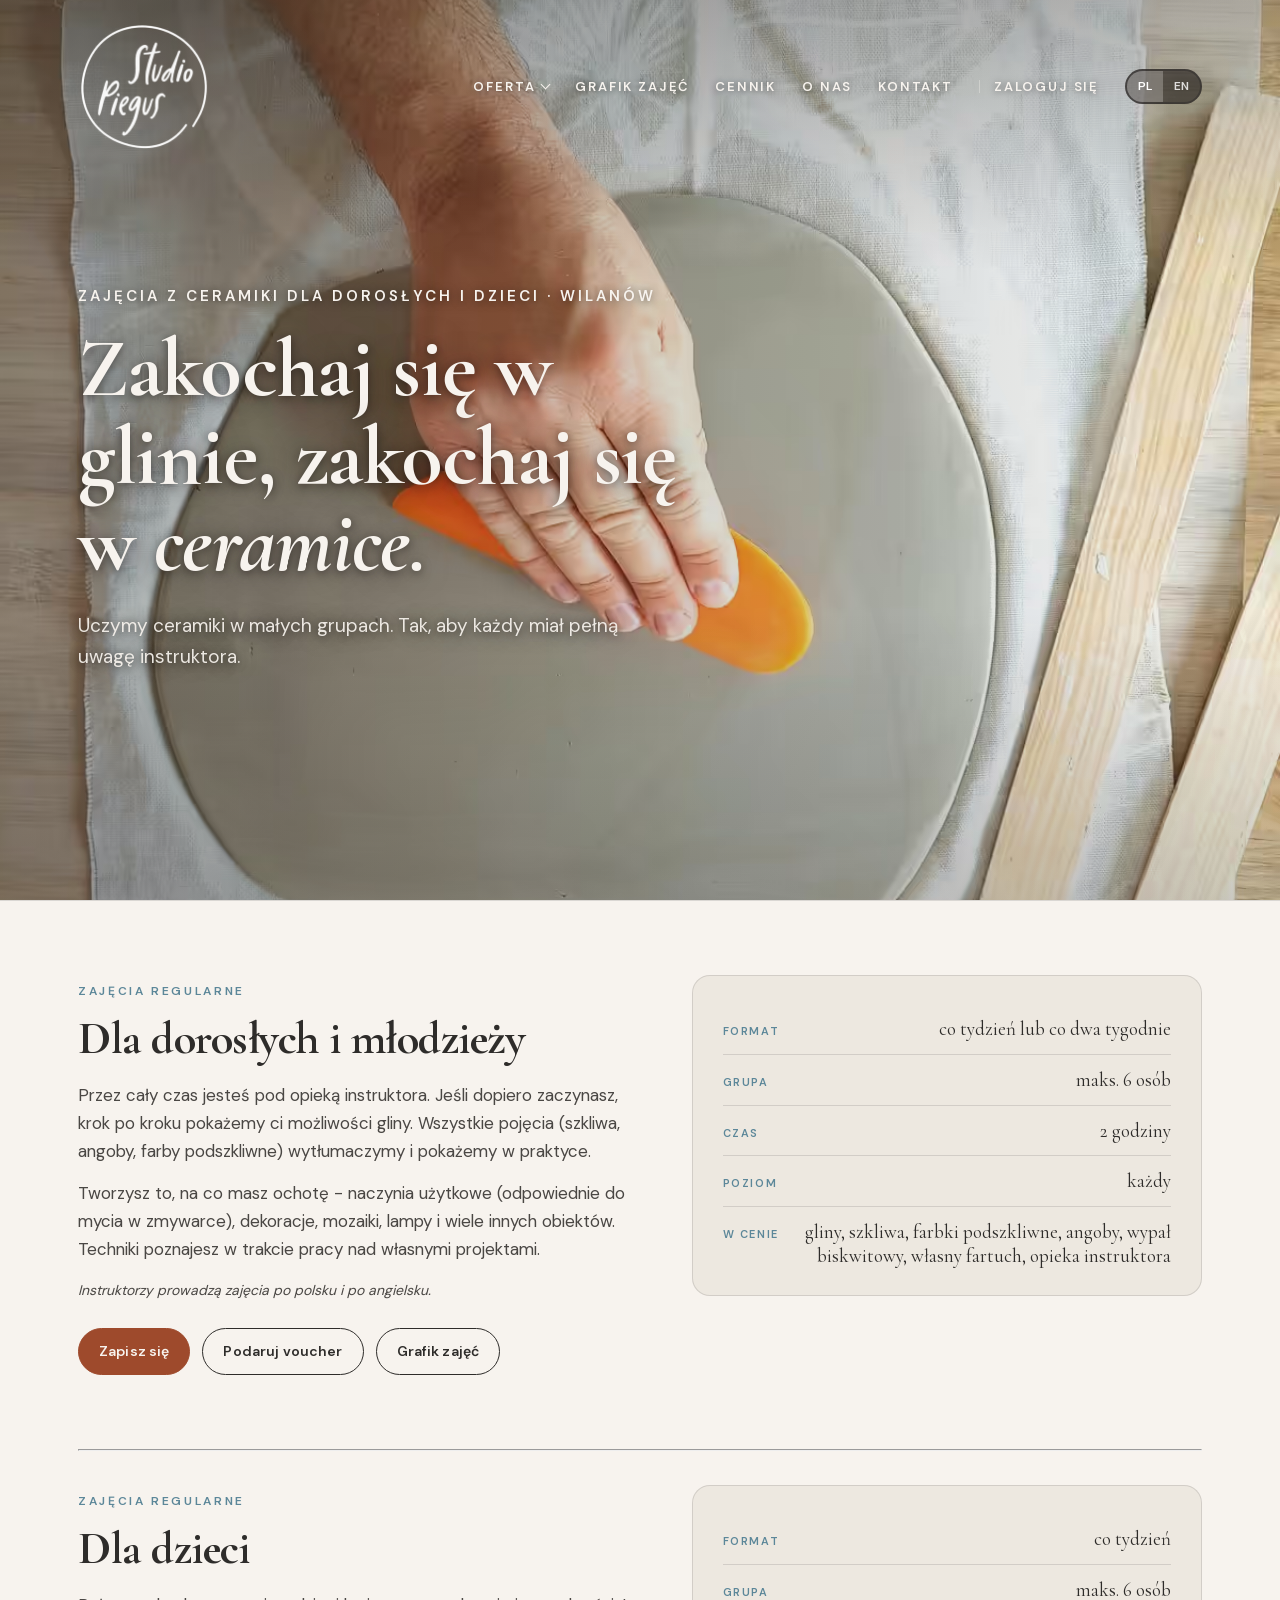
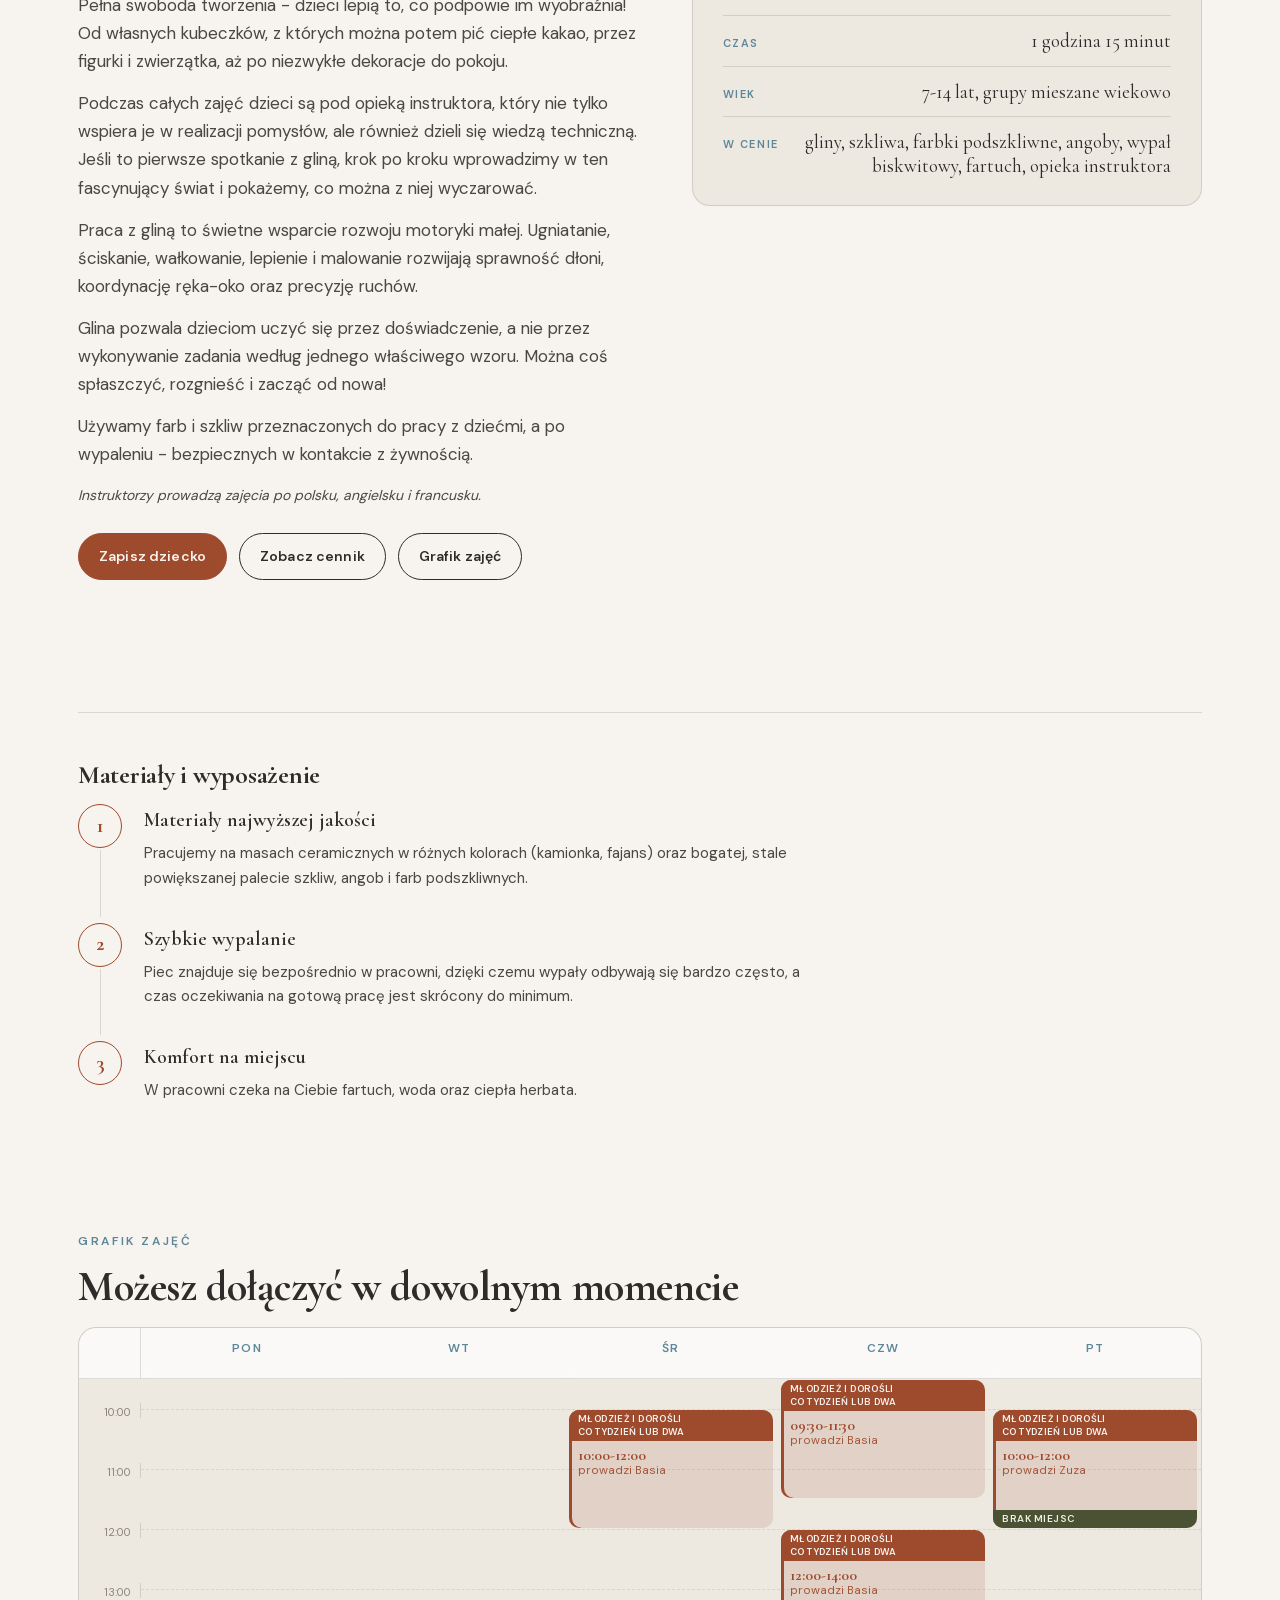
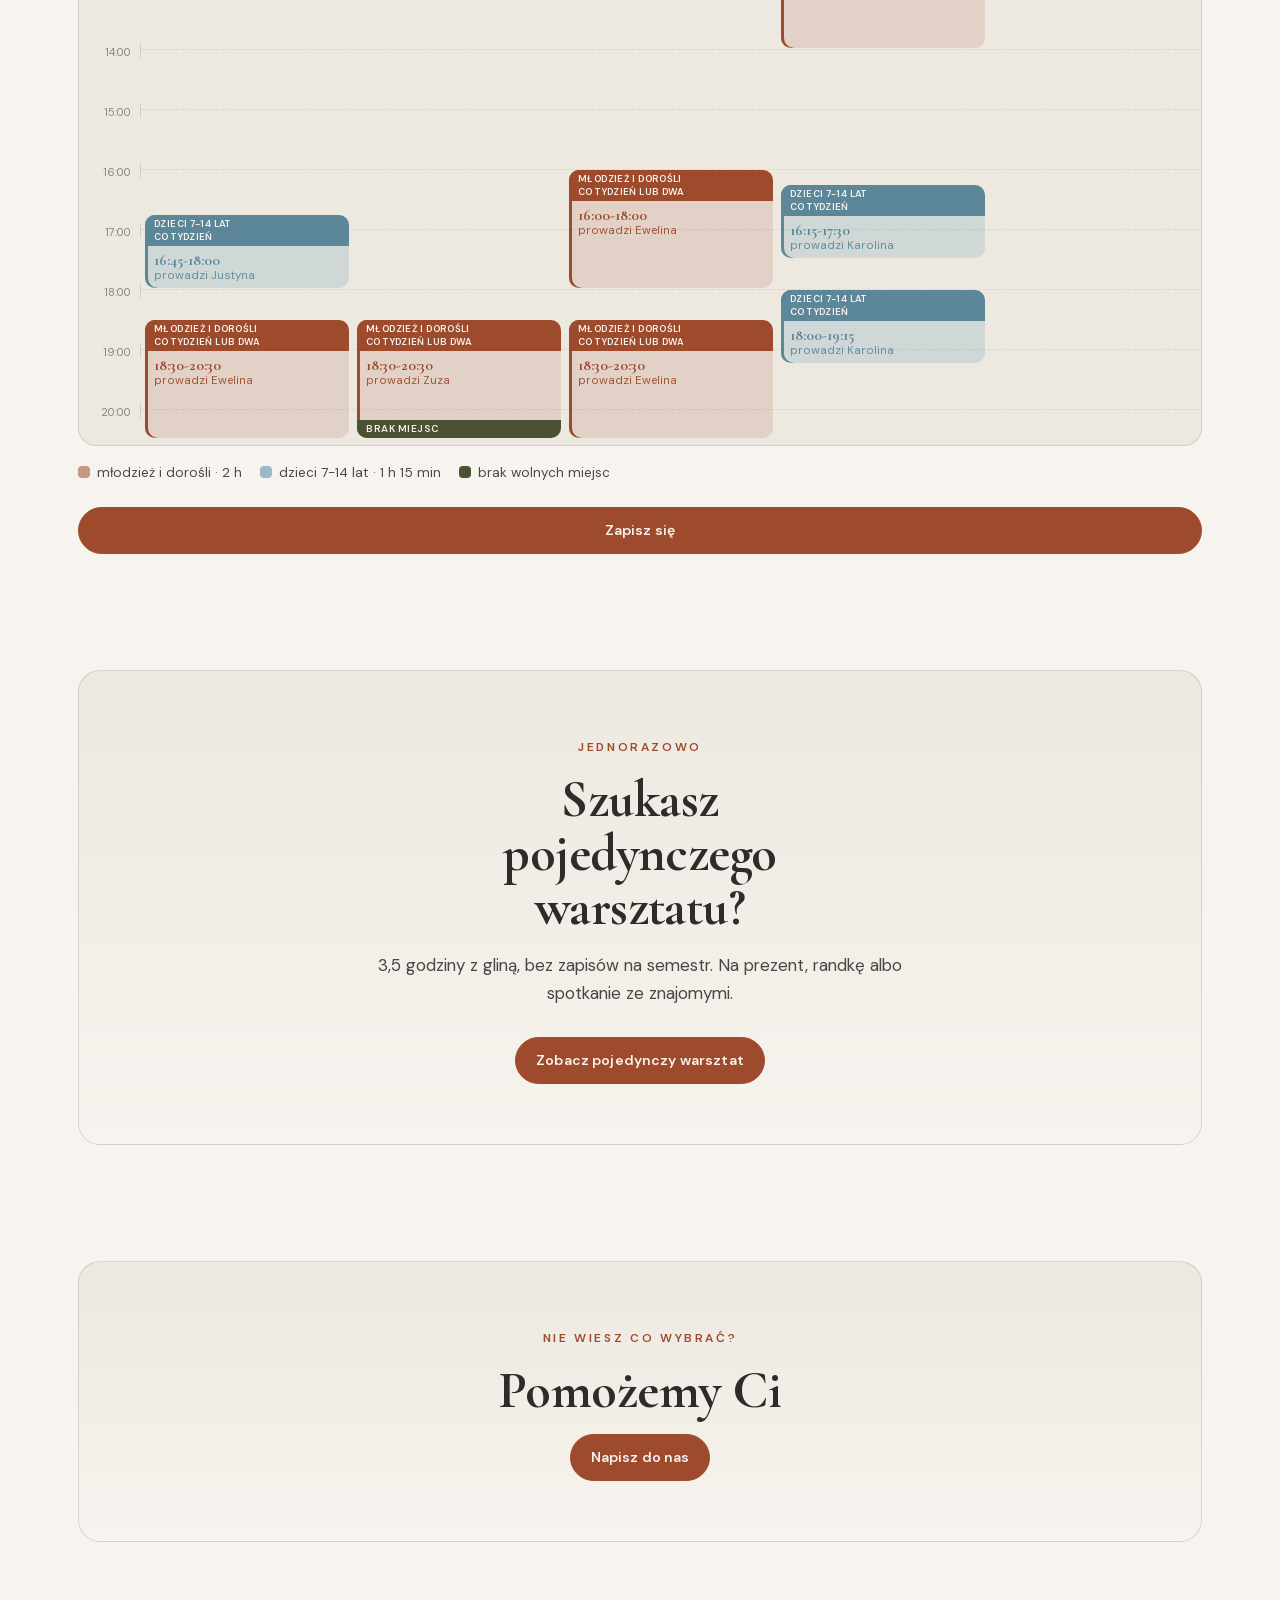
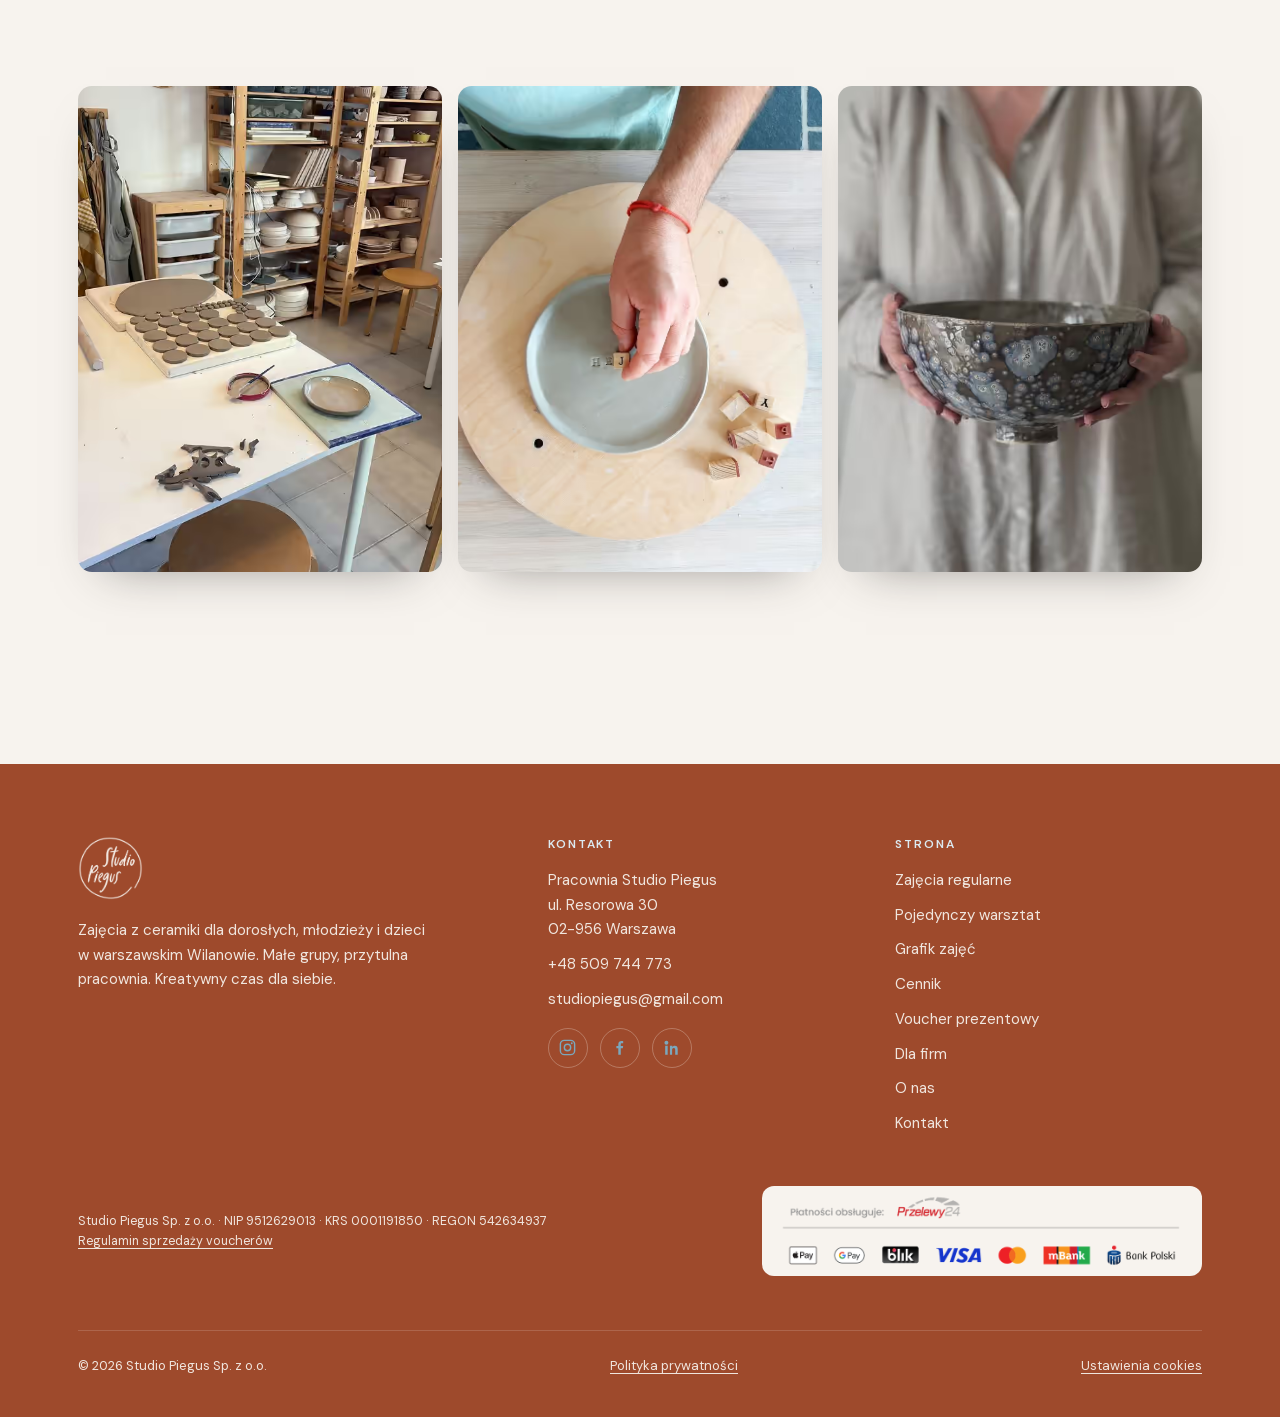
<file: zajecia.html>
<!DOCTYPE html>
<html lang="pl">
<head>

<meta charset="UTF-8">

<meta name="viewport" content="width=device-width, initial-scale=1.0">
<title>Zajęcia z ceramiki dla dorosłych i dzieci, Wilanów</title>
<meta name="description" content="Regularne zajęcia z ceramiki w Wilanowie: dzieci 7–14 lat, młodzież i dorośli, grupy do 6 osób. Dołącz w dowolnym momencie – sprawdź grafik.">
<link rel="canonical" href="https://studiopiegus.pl/zajecia.html">
<meta property="og:type" content="website">
<meta property="og:site_name" content="Studio Piegus">
<meta property="og:locale" content="pl_PL">
<meta property="og:title" content="Zajęcia z ceramiki dla dorosłych i dzieci, Wilanów">
<meta property="og:description" content="Regularne zajęcia z ceramiki w Wilanowie: dzieci 7–14 lat, młodzież i dorośli, grupy do 6 osób. Dołącz w dowolnym momencie – sprawdź grafik.">
<meta property="og:url" content="https://studiopiegus.pl/zajecia.html">
<meta property="og:image" content="https://studiopiegus.pl/img/c06c03eddece.jpg">
<meta name="twitter:card" content="summary_large_image">
<link rel="icon" type="image/png" href="img/f9b4173410a0.png">
<link rel="apple-touch-icon" href="img/cef246f17d5a.png">
<link rel="preload" href="/fonts/dm-sans-normal-latin.woff2" as="font" type="font/woff2" crossorigin>
<link rel="preload" href="/fonts/cormorant-garamond-normal-latin.woff2" as="font" type="font/woff2" crossorigin>
<link rel="stylesheet" href="/fonts/fonts.css">
<link rel="preconnect" href="https://consent.cookiebot.com">
<link rel="preconnect" href="https://consentcdn.cookiebot.com">
<style>
  picture{display:contents}
  .sr-only{position:absolute;width:1px;height:1px;padding:0;margin:-1px;overflow:hidden;clip:rect(0,0,0,0);white-space:nowrap;border:0}

:root{
    --bg:#F7F3EE;
    --ink:#2E2C2A;
    --blue:#7BA7BC;
    --blue-deep:#5C8799;
    --clay:#9E4A2C;
    --pink:#C9998F;
    --surface:#EDE8E0;
    --line:rgba(46,44,42,.14);
    --serif:"Cormorant Garamond",Georgia,serif;
    --sans:"DM Sans",system-ui,sans-serif;
    --maxw:1180px;
  }
  *{box-sizing:border-box;margin:0;padding:0}
  html{scroll-behavior:smooth}
  body{
    background:var(--bg);
    color:var(--ink);
    font-family:var(--sans);
    font-size:17px;
    line-height:1.65;
    -webkit-font-smoothing:antialiased;
    overflow-x:hidden;
  }
  .wrap{max-width:var(--maxw);margin:0 auto;padding:0 28px}
  a{color:inherit;text-decoration:none}
  .eyebrow{
    font-family:var(--sans);
    font-size:12px;
    font-weight:600;
    letter-spacing:.22em;
    text-transform:uppercase;
    color:var(--blue-deep);
    display:inline-block;
  }
  h1,h2,h3{font-family:var(--serif);font-weight:500;line-height:1.04;letter-spacing:-.01em}

  /* ---------- speckle / freckle signature ---------- */
  .speck{position:absolute;border-radius:50%;pointer-events:none;will-change:transform,opacity}
  @keyframes settle{from{opacity:0;transform:scale(.2) translateY(-6px)}to{opacity:var(--o);transform:scale(1) translateY(0)}}

  /* ---------- nav ---------- */
  .nav{
    position:fixed;top:0;left:0;right:0;z-index:50;
    transition:background .35s ease, box-shadow .35s ease, padding .35s ease;
    padding:22px 0;
  }
  .nav.solid{background:rgba(247,243,238,.9);backdrop-filter:blur(10px);box-shadow:0 1px 0 var(--line);padding:14px 0}
  .nav-inner{display:flex;align-items:center;gap:28px}
  .brand{display:flex;align-items:center;gap:12px;font-family:var(--serif);font-size:23px;letter-spacing:.01em}
  .brand img{height:48px;width:auto;display:block;flex:none}
  .nav-links{display:flex;gap:26px;margin-left:auto;align-items:center}
  .nav-links a{font-size:14px;font-weight:500;letter-spacing:.01em;position:relative;padding:4px 0}
  .nav-links a::after{content:"";position:absolute;left:0;right:100%;bottom:0;height:1px;background:var(--ink);transition:right .3s ease}
  .nav-links a:hover::after{right:0}
  .lang{display:flex;border:1px solid var(--line);border-radius:999px;overflow:hidden;font-size:12px;font-weight:600;letter-spacing:.08em}
  .lang button{background:none;border:0;padding:6px 11px;cursor:pointer;color:var(--ink);font:inherit;opacity:.5;transition:.2s}
  .lang button.on{background:var(--ink);color:var(--bg);opacity:1}
  .btn{
    display:inline-flex;align-items:center;gap:8px;
    font-family:var(--sans);font-size:14px;font-weight:600;letter-spacing:.01em;
    padding:11px 20px;border-radius:999px;cursor:pointer;border:1px solid var(--ink);
    transition:transform .2s ease, background .2s ease, color .2s ease;
  }
  .btn-fill{background:var(--clay);color:var(--bg);border-color:var(--clay)}
  .btn-fill:hover{transform:translateY(-2px);background:var(--ink);color:var(--bg);border-color:var(--ink)}
  .btn-ghost:hover{background:var(--ink);color:var(--bg)}
  .btn-blue{background:var(--blue);border-color:var(--blue);color:var(--bg)}
  .btn-blue:hover{transform:translateY(-2px);background:var(--blue-deep);border-color:var(--blue-deep)}
  .burger{display:none;margin-left:auto;background:none;border:0;cursor:pointer;flex-direction:column;gap:5px;padding:6px}
  .burger span{width:24px;height:2px;background:var(--ink);display:block;transition:.3s}

  /* ---------- hero ---------- */
  .hero{position:relative;padding:172px 0 96px;overflow:hidden}
  #freckles{position:absolute;inset:0;z-index:0}
  .hero .wrap{position:relative;z-index:2}
  .hero-grid{display:grid;grid-template-columns:1.15fr .85fr;gap:48px;align-items:center}
  .hero h1{font-size:clamp(56px,9vw,116px);margin:14px 0 0}
  .hero h1 em{font-style:italic;color:var(--blue-deep)}
  .hero-sub{font-size:20px;max-width:30ch;margin:26px 0 34px;color:#4a4744}
  .hero-cta{display:flex;gap:14px;flex-wrap:wrap}
  .glaze-card{
    position:relative;border-radius:18px;background:var(--surface);
    border:1px solid var(--line);padding:30px;min-height:340px;
    display:flex;flex-direction:column;justify-content:flex-end;overflow:hidden;
  }
  .glaze-card .cap{position:relative;z-index:2}
  .glaze-card .cap h3{font-size:27px;line-height:1.1}
  .glaze-card .cap p{font-size:14px;color:#56524e;margin-top:8px}
  #glaze-speck{position:absolute;inset:0;z-index:1}

  /* ---------- generic section ---------- */
  .sec{padding:96px 0}
  .sec-head{max-width:62ch;margin-bottom:48px}
  .sec-head h2{font-size:clamp(34px,5vw,52px);margin-top:12px}
  .reveal{opacity:0;transform:translateY(22px);transition:opacity .7s ease,transform .7s ease}
  .reveal.in{opacity:1;transform:none}

  /* ---------- offer tiles ---------- */
  .tiles{display:grid;grid-template-columns:repeat(2,1fr);gap:18px}
  .tile{
    background:var(--surface);border:1px solid var(--line);border-radius:16px;
    padding:34px 30px 28px;transition:transform .3s ease,box-shadow .3s ease;
    position:relative;overflow:hidden;
  }
  .tile:hover{transform:translateY(-4px);box-shadow:0 18px 40px -28px rgba(46,44,42,.5)}
  .tile .dotcluster{position:absolute;top:18px;right:18px;width:54px;height:54px;opacity:.85}
  .tile h3{font-size:30px;margin-bottom:10px;padding-right:50px}
  .tile p{font-size:15.5px;color:#56524e;max-width:34ch}
  .tile .more{display:inline-flex;align-items:center;gap:7px;margin-top:22px;font-size:13px;font-weight:600;letter-spacing:.04em;text-transform:uppercase}
  .tile .more svg{transition:transform .25s ease}
  .tile:hover .more svg{transform:translateX(5px)}

  /* ---------- voucher band ---------- */
  .voucher{background:var(--clay);color:var(--bg);border-radius:22px;padding:64px 56px;position:relative;overflow:hidden}
  #voucher-speck{position:absolute;inset:0;opacity:.55}
  .voucher .v-inner{position:relative;z-index:2;display:grid;grid-template-columns:1.3fr .7fr;gap:40px;align-items:center}
  .voucher .eyebrow{color:var(--blue)}
  .voucher h2{font-size:clamp(32px,4.5vw,50px);color:var(--bg);margin:12px 0 16px}
  .voucher p{color:rgba(247,243,238,.78);max-width:46ch}
  .voucher .v-cta{display:flex;justify-content:flex-end}
  @media(max-width:760px){.voucher .v-cta{justify-content:flex-start}}

  /* ---------- about ---------- */
  .about-grid{display:grid;grid-template-columns:.9fr 1.1fr;gap:56px;align-items:center}
  .about-grid h2{font-size:clamp(32px,4.5vw,50px);margin:14px 0 20px}
  .about-grid p{color:#4a4744;margin-bottom:16px;max-width:50ch}
  .about-link{display:inline-flex;align-items:center;gap:8px;margin-top:8px;font-weight:600;font-size:14px;border-bottom:1px solid var(--ink);padding-bottom:3px}

  /* ---------- photo placeholders ---------- */
  .ph{
    position:relative;background:var(--surface);border:1px solid var(--line);border-radius:14px;
    overflow:hidden;display:flex;align-items:center;justify-content:center;
  }
  .ph .ph-speck{position:absolute;inset:0;opacity:.5}
  .ph .ph-label{position:relative;z-index:2;text-align:center;color:#7a756f;padding:18px}
  .ph .ph-label .tag{font-size:11px;font-weight:600;letter-spacing:.16em;text-transform:uppercase;color:var(--blue-deep);display:block;margin-bottom:6px}
  .ph .ph-label .what{font-family:var(--serif);font-size:20px;color:#5b5650}
  .gallery{display:grid;grid-template-columns:1.4fr 1fr;grid-template-rows:200px 200px;gap:16px}
  .gallery .ph:nth-child(1){grid-row:1 / span 2}

  /* ---------- corporate teaser ---------- */
  .corp{background:linear-gradient(180deg,var(--surface),var(--bg));border-radius:22px;border:1px solid var(--line);padding:60px 56px;text-align:center}
  .corp .eyebrow{color:var(--clay)}
  .corp h2{font-size:clamp(32px,4.5vw,52px);margin:14px auto 16px;max-width:18ch}
  .corp p{color:#4a4744;max-width:50ch;margin:0 auto 30px}

  /* ---------- footer ---------- */
  footer{background:var(--clay);color:var(--bg);margin-top:96px;padding:72px 0 40px}
  .foot-grid{display:grid;grid-template-columns:1.4fr 1fr 1fr;gap:40px}
  footer .brand{color:var(--bg)}
  footer .brand img{height:64px}
  .foot-desc{color:rgba(247,243,238,.92);font-size:15px;max-width:32ch;margin-top:18px}
  .foot-col h2{font-family:var(--sans);font-size:12px;font-weight:600;line-height:normal;letter-spacing:.16em;text-transform:uppercase;color:#DCEAF1;margin:0 0 16px}
  .foot-col a,.foot-col p{display:block;color:rgba(247,243,238,.92);font-size:15px;margin-bottom:10px;transition:color .2s}
  .foot-col a:hover{color:var(--bg)}
  .foot-bottom{display:flex;justify-content:space-between;align-items:center;gap:20px;flex-wrap:wrap;margin-top:54px;padding-top:24px;border-top:1px solid rgba(247,243,238,.16);font-size:13px;color:rgba(247,243,238,.92)}
  footer .lang{border-color:rgba(247,243,238,.3)}
  footer .lang button{color:rgba(247,243,238,.92)}
  footer .lang button.on{background:var(--bg);color:var(--ink);opacity:1}

  /* ---------- responsive ---------- */
  @media(max-width:920px){
    .hero-grid{grid-template-columns:1fr;gap:32px}
    .glaze-card{min-height:240px}
    .about-grid{grid-template-columns:1fr;gap:32px}
    .voucher .v-inner{grid-template-columns:1fr;gap:24px}
  }
  @media(max-width:760px){
    body{font-size:16px}
    .nav-links{display:none}
    .nav-links.open{display:flex;position:absolute;top:100%;left:0;right:0;flex-direction:column;background:var(--bg);padding:22px 28px;gap:18px;box-shadow:0 12px 30px -20px rgba(0,0,0,.4);margin-left:0}
    .nav-links.open .lang{margin-top:8px}
    .burger{display:flex}
    .tiles{grid-template-columns:1fr}
    .voucher,.corp{padding:44px 28px}
    .gallery{grid-template-columns:1fr;grid-template-rows:none}
    .gallery .ph{height:200px}
    .gallery .ph:nth-child(1){grid-row:auto}
    .foot-grid{grid-template-columns:1fr;gap:32px}
    .sec{padding:68px 0}
  }
  @media(prefers-reduced-motion:reduce){
    *{animation:none!important;transition:none!important;scroll-behavior:auto!important}
    .reveal{opacity:1;transform:none}
  }

/* ---------- page: zajęcia ---------- */
.nav-links a.active::after{right:0}

.pagehead{position:relative;padding:150px 0 60px;overflow:hidden}
#freckles{position:absolute;inset:0;z-index:0}
.pagehead .wrap{position:relative;z-index:2}
.pagehead h1{font-size:clamp(44px,7vw,84px);margin:14px 0 0}
.pagehead h1 em{font-style:italic;color:var(--blue-deep)}
.pagehead .lead{font-size:19px;max-width:54ch;margin:22px 0 30px;color:#4a4744}
.jumpchips{display:flex;gap:10px;flex-wrap:wrap}
.jumpchips a{font-size:13px;font-weight:600;letter-spacing:.02em;padding:9px 16px;border:1px solid var(--line);border-radius:999px;background:var(--surface);transition:background .2s ease,color .2s ease,border-color .2s ease}
.jumpchips a:hover{background:var(--ink);color:var(--bg);border-color:var(--ink)}

.format{padding:74px 0;border-top:1px solid var(--line)}
.format-grid{display:grid;grid-template-columns:1.05fr .95fr;gap:50px;align-items:start}
.format-text h2{font-size:clamp(30px,4.4vw,46px);margin:12px 0 18px}
.format-text p{color:#4a4744;max-width:48ch;margin-bottom:14px}
.format-cta{display:flex;gap:12px;flex-wrap:wrap;margin-top:26px}

.infocard{background:var(--surface);border:1px solid var(--line);border-radius:18px;padding:28px 30px 14px;position:relative;overflow:hidden}
.ic-speck{position:absolute;inset:0;opacity:.4}
.dl{position:relative;z-index:2;margin:0}
.dl .row{display:flex;justify-content:space-between;gap:18px;padding:13px 0;border-bottom:1px solid var(--line)}
.dl .row:last-child{border-bottom:0}
.dl dt{font-size:11px;font-weight:600;letter-spacing:.14em;text-transform:uppercase;color:var(--blue-deep);flex:none;padding-top:5px;max-width:42%}
.dl dd{font-family:var(--serif);font-size:19px;line-height:1.25;text-align:right}
.agecards{display:grid;grid-template-columns:repeat(3,1fr);gap:18px;margin-top:36px}
.agecard{background:var(--surface);border:1px solid var(--line);border-radius:16px;padding:30px 26px 26px;position:relative;overflow:hidden;transition:transform .3s ease,box-shadow .3s ease}
.agecard:hover{transform:translateY(-4px);box-shadow:0 18px 40px -28px rgba(46,44,42,.5)}
.agecard .dotcluster{position:absolute;top:18px;right:18px;width:46px;height:46px;opacity:.85}
.agecard .age{font-family:var(--serif);font-size:40px;color:var(--ink);line-height:1}
.agecard .age small{font-size:15px;color:var(--blue-deep);font-style:italic}
.agecard p{font-size:15px;color:#56524e;margin:14px 0 18px;max-width:30ch}
.agecard .meta{font-size:12px;letter-spacing:.03em;color:#7a756f;border-top:1px solid var(--line);padding-top:12px}

/* weekly schedule */
.schedule{margin-top:50px;border-top:1px solid var(--line);padding-top:44px}
.schedule .eyebrow{margin-bottom:8px}
.schedule h3{font-family:var(--serif);font-weight:500;font-size:clamp(26px,3.4vw,38px);line-height:1.05;margin:6px 0 10px}
.sched-note{color:#56524e;font-size:15px;max-width:56ch;margin-bottom:24px}
.legend{display:flex;flex-wrap:wrap;gap:12px 24px;margin-bottom:22px}
.legend .lg{display:flex;align-items:center;gap:9px}
.legend .lg .dot{width:13px;height:13px;border-radius:4px;flex:none}
.legend .lg b{font-family:var(--serif);font-weight:500;font-size:16px;line-height:1}
.legend .lg span{color:#7a756f;font-size:12px;margin-left:1px}
.timetable-wrap{overflow-x:auto;border:1px solid var(--line);border-radius:14px;background:var(--bg);-webkit-overflow-scrolling:touch}
.timetable{display:grid;min-width:760px}
.tt-dayhead{font-size:12px;font-weight:600;letter-spacing:.07em;text-transform:uppercase;text-align:center;padding:13px 4px;border-bottom:1px solid var(--line);color:var(--ink)}
.tt-corner{border-right:1px solid var(--line);border-bottom:1px solid var(--line)}
.tt-timecell{border-right:1px solid var(--line)}
.tt-time{font-size:11px;color:#9a948d;text-align:right;padding:1px 8px 0;pointer-events:none}
.tt-cell{border-right:1px solid rgba(46,44,42,.07);border-bottom:1px dashed rgba(46,44,42,.08)}
.tt-cell.hourtop{border-top:1px solid rgba(46,44,42,.16)}
.tt-block{margin:2px;border-radius:9px;padding:7px 9px;border-left:3px solid var(--blk);display:flex;flex-direction:column;gap:2px;overflow:hidden;z-index:2;transition:transform .2s ease,box-shadow .2s ease}
.tt-block:hover{transform:translateY(-1px);box-shadow:0 8px 20px -12px rgba(46,44,42,.45)}
.tt-block .bname{font-family:var(--serif);font-size:15px;line-height:1.05;color:var(--ink)}
.tt-block .btime{font-size:11px;color:#56524e}
.tt-block .bage{font-size:9.5px;letter-spacing:.06em;text-transform:uppercase;color:#7a756f}

@media(max-width:920px){
  .format-grid{grid-template-columns:1fr;gap:30px}
}
@media(max-width:760px){
  .pagehead{padding:128px 0 44px}
  .format{padding:54px 0}
  .agecards{grid-template-columns:1fr}
}

  /* ---- unified menu (uppercase / 2x logo / language chip) ---- */
  body.foto .nav-links a{text-transform:uppercase;letter-spacing:.14em;font-size:13px;font-weight:600}
  body.foto .nav .brand img{height:129px}
  body.foto .nav.solid .brand img{height:98px}
  @media(max-width:760px){ body.foto .nav .brand img{height:87px} body.foto .nav.solid .brand img{height:76px} }
  body.foto .lang{border-width:2px;border-color:rgba(46,44,42,.5);background:rgba(30,26,24,.6)}
  body.foto .lang button{color:#fff;background:transparent;opacity:.82}
  body.foto .lang button.on{background:rgba(247,243,238,.26);color:#fff;opacity:1}

  /* ---- social icons + monochrome map ---- */
  .socials{display:flex;gap:12px;margin-top:16px}
  .socials a{display:inline-flex;align-items:center;justify-content:center;width:40px;height:40px;border-radius:999px;border:1px solid var(--line);color:var(--blue-deep);transition:background .2s ease,color .2s ease,border-color .2s ease}
  .socials a:hover{color:var(--bg);background:var(--blue-deep);border-color:var(--blue-deep)}
  .socials-dark a{border-color:rgba(247,243,238,.28);color:var(--blue)}
  .socials-dark a:hover{color:var(--ink);background:var(--blue);border-color:var(--blue)}
  iframe[title="Mapa - Studio Piegus"]{filter:grayscale(1) sepia(.55) hue-rotate(165deg) saturate(1.2) brightness(.96) contrast(.98)}
  .speck{display:none}

  /* ---- zajecia: hero accent + photo gallery ---- */
  .pagehead h1{font-family:var(--serif);font-weight:700}
  .pagehead h1 em{color:var(--clay);font-style:italic}
  .zgal{display:grid;grid-template-columns:repeat(3,1fr);gap:16px;margin-top:8px}
  .zgal figure{margin:0}
  .zgal img{width:100%;aspect-ratio:3/4;object-fit:cover;border-radius:14px;box-shadow:0 22px 46px -28px rgba(46,44,42,.5);display:block}
  .zgal figcaption{font-family:var(--sans);font-size:12px;letter-spacing:.14em;text-transform:uppercase;color:var(--blue-deep);margin-top:10px}
  @media(max-width:760px){ .zgal{grid-template-columns:1fr;gap:22px} }

  h1,h2,h3,h4{font-family:var(--serif);font-weight:700}
  h1 em,h2 em,h3 em{color:var(--clay);font-style:italic}

  /* ---- hero strip (photo) ---- */
  .hero-full{min-height:100svh;display:flex;align-items:center;padding:132px 0 44px;overflow:hidden;position:relative}
  .hero-full .hero-bg{position:absolute;inset:0;width:100%;height:100%;object-fit:cover;z-index:0}
  .hero-full .hero-scrim{position:absolute;inset:0;z-index:1;background:linear-gradient(90deg,rgba(26,22,20,0.363) 0%,rgba(26,22,20,0.187) 46%,rgba(26,22,20,0.044) 100%),linear-gradient(180deg,rgba(26,22,20,0.275) 0%,rgba(26,22,20,0.0) 30%,rgba(26,22,20,0.0) 68%,rgba(26,22,20,0.187) 100%)}
  .hero-full .wrap{position:relative;z-index:2;width:100%}
  .hero-full .hero-inner{max-width:640px}
  .hero-full h1{color:#F7F3EE;margin:0;font-weight:700;text-shadow:0 2px 20px rgba(20,16,14,.4)}
  .hero-full h1 em{color:#F7F3EE}
  .hero-full .lead{color:rgba(247,243,238,.92);max-width:46ch}
  body.foto .nav:not(.solid) .brand img{filter:brightness(0) invert(1)}
  body.foto .nav:not(.solid) .burger span{background:#F7F3EE}
  @media(min-width:761px){
    body.foto .nav:not(.solid) .nav-links a{color:#F7F3EE}
    body.foto .nav:not(.solid) .nav-links a::after{background:#F7F3EE}
  }
  @media(max-width:760px){ .hero-full{min-height:100svh} }

  @media(max-height:560px){ body.foto .nav .brand img,body.foto .nav.solid .brand img{height:52px} .hero-full{padding-top:92px} .hero-full h1{font-size:clamp(28px,5.5vw,44px)} .hero-full .hero-sub{font-size:15px} }

  .fine{margin-top:36px;max-width:76ch;border-top:1px solid var(--line);padding-top:22px}
  .fine p{font-size:13px;line-height:1.65;color:#6a6560;margin:0 0 12px}

  /* ---- workshop info (variant 2) ---- */
  .wsplit{margin-top:36px;border-top:1px solid var(--line);padding-top:26px}
  .wsplit .w-desc{color:#4a4744;font-size:16px;line-height:1.7;max-width:72ch;margin:0 0 16px}
  .w-cards{display:grid;grid-template-columns:1fr 1fr;gap:18px;margin-bottom:32px}
  .w-card{background:var(--surface);border:1px solid var(--line);border-radius:16px;padding:24px}
  .w-card .w-k{font-family:var(--sans);font-size:12px;letter-spacing:.16em;text-transform:uppercase;color:var(--blue-deep);display:block;margin-bottom:12px}
  .w-card h3{font-family:var(--serif);font-weight:600;font-size:22px;margin:0 0 8px}
  .w-card p{color:#4a4744;font-size:15px;margin:0}
  .w-title{font-family:var(--serif);font-weight:700;font-size:26px;margin:22px 0 16px}
  .w-timeline{margin:0}
  .w-tl{position:relative;padding:0 0 26px 66px}
  .w-tl:not(:last-child)::before{content:"";position:absolute;left:22px;top:46px;bottom:0;width:1px;background:var(--line)}
  .w-num{position:absolute;left:0;top:0;width:44px;height:44px;border-radius:999px;border:1px solid var(--clay);color:var(--clay);display:flex;align-items:center;justify-content:center;font-family:var(--serif);font-weight:700;font-size:20px}
  .w-tl h4{font-family:var(--serif);font-weight:600;font-size:20px;margin:6px 0 4px}
  .w-tl p{color:#4a4744;font-size:15px;margin:0;max-width:62ch}
  .w-note{background:var(--surface);border:1px solid var(--line);border-radius:16px;padding:24px 26px;margin-top:28px}
  .w-note h4{font-family:var(--sans);font-size:12px;letter-spacing:.16em;text-transform:uppercase;color:var(--blue-deep);margin:0 0 12px}
  .w-note ul{margin:0;padding-left:18px}
  .w-note li{font-size:14px;color:#4a4744;margin:8px 0}
  .w-note li b{color:var(--ink)}
  @media(max-width:680px){ .w-cards{grid-template-columns:1fr} }

  /* mobile open-menu: dark text on cream dropdown */
  body.foto .nav .nav-links.open a{color:var(--ink)}
  body.foto .nav .nav-links.open .lang{border-color:rgba(46,44,42,.35);background:transparent}
  body.foto .nav .nav-links.open .lang button{color:var(--ink);opacity:.7}
  body.foto .nav .nav-links.open .lang button.on{background:var(--ink);color:var(--bg);opacity:1}

  /* password gate */

  

  

  
  
  html

  

  

  

  

  
  .voucher .btn-fill{border-color:#F7F3EE}
  .voucher .btn-fill:hover{border-color:#F7F3EE}

  /* harmonogram */

  /* czytelnosc tekstu na jasnych zdjeciach hero */
  .hero-full h1,.hero h1{text-shadow:0 2px 10px rgba(20,16,14,.55),0 1px 34px rgba(20,16,14,.4)}
  .hero-full .hero-sub,.hero .hero-sub,.hero-full .lead{text-shadow:0 1px 8px rgba(20,16,14,.6),0 1px 24px rgba(20,16,14,.45)}
  body.foto .nav:not(.solid) .nav-links > a{text-shadow:0 1px 7px rgba(20,16,14,.55)}
  .hero-full .btn-ghost,.hero .btn-ghost{text-shadow:0 1px 7px rgba(20,16,14,.5);border-color:rgba(247,243,238,.75)}
  .lang-note{font-size:14px;color:#6a6560;margin:16px 0 0;font-style:italic}

  /* grafik zajec - kalendarz */
  @media(max-width:560px){ }
  #harmonogram{scroll-margin-top:110px}
  #dzieci{scroll-margin-top:110px}
  #dorosli{scroll-margin-top:110px}
  .btn-wide{display:flex;width:100%;max-width:100%;box-sizing:border-box;justify-content:center;align-items:center;margin:22px 0 0;text-align:center}


  /* grafik zajec - kalendarz (desktop) */
  .cal-wrap{overflow-x:auto;-webkit-overflow-scrolling:touch;border:1px solid var(--line);border-radius:18px;background:var(--surface);padding:0 0 6px}
  .cal{display:grid;grid-template-columns:62px repeat(5,minmax(150px,1fr));grid-template-rows:auto repeat(44,15px);min-width:860px;font-family:var(--sans);position:relative}
  .cal-h{position:sticky;top:0;z-index:3;background:rgba(255,255,255,.75);backdrop-filter:blur(4px);padding:11px 8px 20px;text-align:center;font-size:12px;letter-spacing:.1em;text-transform:uppercase;color:var(--blue-deep);font-weight:600;border-bottom:1px solid var(--line)}
  .cal-h.corner{border-right:1px solid var(--line)}
  .cal-t{grid-column:1;font-size:11px;color:#8a847d;padding-right:9px;text-align:right;transform:translateY(-6px);border-right:1px solid var(--line)}
  .cal-line{border-top:1px dashed rgba(46,44,42,.1);z-index:0}
  .cal-ev{position:relative;z-index:2;margin:1px 4px;border-radius:10px;padding:6px 9px;overflow:hidden;display:flex;flex-direction:column;justify-content:flex-start;line-height:1.22}
  .cal-ev .t{font-family:var(--serif);font-size:15px;font-weight:700;display:block}
  .cal-ev .w{font-size:11.5px;opacity:.92;display:block}
  .cal-ev .bar{display:block;margin:-6px -9px 5px;padding:3px 9px;font-size:9.5px;font-weight:700;letter-spacing:.04em;text-transform:uppercase;line-height:1.3}
  .ev-a{background:rgba(158,74,44,.14);color:var(--clay);box-shadow:inset 3px 0 0 var(--clay)}
  .ev-a .bar{background:var(--clay);color:#F7F3EE}
  .ev-k{background:rgba(123,167,188,.26);color:var(--blue-deep);box-shadow:inset 3px 0 0 var(--blue-deep)}
  .ev-k .bar{background:var(--blue-deep);color:#F7F3EE}
  .cal-ev .fullbar{display:block;margin:auto -9px -6px;padding:3px 9px;font-size:10px;font-weight:700;letter-spacing:.05em;text-transform:uppercase;background:#4A5233;color:#F2EFE6}
  .cal-legend{display:flex;gap:18px;flex-wrap:wrap;margin:16px 0 0;font-size:13.5px;color:#4a4744;align-items:center}
  .cal-legend i{width:12px;height:12px;border-radius:4px;display:inline-block;margin-right:7px;vertical-align:-1px}
  /* grafik - karty dni (mobile) */
  .daylist{display:none}
  .daycard{background:var(--surface);border:1px solid var(--line);border-radius:16px;padding:16px 16px 8px;margin-bottom:12px}
  .daycard h4{font-family:var(--serif);font-size:19px;font-weight:700;margin:0 0 10px;color:var(--ink)}
  .daycard ul{list-style:none;padding:0;margin:0}
  .dc-item{border-radius:11px;padding:10px 12px;margin-bottom:9px;position:relative;overflow:hidden}
  .dc-item.a{background:rgba(158,74,44,.13);box-shadow:inset 3px 0 0 var(--clay)}
  .dc-item.k{background:rgba(123,167,188,.24);box-shadow:inset 3px 0 0 var(--blue-deep)}
  .dc-item b{font-family:var(--serif);font-size:16px;display:block;color:var(--ink)}
  .dc-w{font-size:12.5px;color:#4a4744;display:block;margin-top:1px}
  .dc-bar{display:block;margin:-10px -12px 7px;padding:3px 12px;font-size:10px;font-weight:700;letter-spacing:.05em;text-transform:uppercase;color:#F7F3EE}
  .dc-item.a .dc-bar{background:var(--clay)}
  .dc-item.k .dc-bar{background:var(--blue-deep)}
  .dc-full{display:block;margin:7px -12px -10px;padding:3px 12px;font-size:10px;font-weight:700;letter-spacing:.05em;text-transform:uppercase;background:#4A5233;color:#F2EFE6}
  @media(max-width:760px){
    .cal-wrap{display:none}
    .daylist{display:block}
  }
  .nav-login{font-weight:700}
  .nav-login::before{content:"";display:inline-block;width:1px;height:13px;background:currentColor;opacity:.35;margin-right:14px;vertical-align:-2px}
  .nav-links.open .nav-login::before{display:none}
  @media(min-width:761px) and (max-width:1199px){
    .nav-links{display:none}
    .nav-links.open{display:flex;position:absolute;top:100%;left:0;right:0;flex-direction:column;background:var(--bg);padding:22px 28px;gap:18px;box-shadow:0 12px 30px -20px rgba(0,0,0,.4);margin-left:0}
    .nav-links.open .lang{margin-top:8px}
    .burger{display:flex}
  }
  footer .foot-bottom .lang button.on{background:rgba(46,44,42,.3);color:#fff}

  /* ---- menu „Oferta” (rozwijane po kliknięciu) ---- */
  .dd{position:relative;display:flex;align-items:center}
  .dd-t{font:inherit;font-size:14px;font-weight:500;letter-spacing:.01em;color:inherit;background:none;border:0;padding:4px 0;cursor:pointer;display:inline-flex;align-items:center;gap:7px;white-space:nowrap}
  .dd-t::after{content:"";width:6px;height:6px;border-right:1.5px solid currentColor;border-bottom:1.5px solid currentColor;transform:translateY(-2px) rotate(45deg);transition:transform .2s}
  .dd.open .dd-t::after{transform:translateY(1px) rotate(225deg)}
  .dd-m{display:none;position:absolute;top:100%;left:-22px;margin-top:var(--dd-gap,24px);min-width:250px;padding:18px 22px 20px;background:rgba(247,243,238,.98);box-shadow:0 18px 30px -22px rgba(0,0,0,.45);border-radius:0 0 12px 12px;flex-direction:column;gap:15px}
  .dd.open .dd-m{display:flex}
  .nav .dd-m a{color:var(--ink)!important;text-shadow:none!important;white-space:nowrap}
  .nav.solid{--dd-gap:17px}
  body.foto .nav-links .dd-t{text-transform:uppercase;letter-spacing:.14em;font-size:13px;font-weight:600}
  body.foto .nav:not(.solid):not(.dd-on) .dd-t{color:#F7F3EE;text-shadow:0 1px 7px rgba(20,16,14,.55)}
  .nav.dd-on{background:rgba(247,243,238,.98);box-shadow:0 1px 0 var(--line)}
  body.foto .nav.dd-on .nav-links a,body.foto .nav.dd-on .dd-t{color:var(--ink)!important;text-shadow:none!important}
  body.foto .nav.dd-on .nav-links a::after{background:var(--ink)}
  body.foto .nav.dd-on .brand img{filter:none}
  body.foto .nav.dd-on .lang{border-color:rgba(46,44,42,.5);background:rgba(30,26,24,.6)}
  .nav.dd-fast,.nav.dd-fast *{transition-duration:.08s!important}
  .nav-links.open .dd{flex-direction:column;align-items:center}
  .nav-links.open .dd-t{color:var(--ink)!important;text-shadow:none!important}
  .nav-links.open .dd-m{position:static;margin:12px 0 2px;padding:12px 0 4px;min-width:0;width:240px;max-width:100%;background:none;box-shadow:none;border-radius:0;border-top:1px solid var(--line);border-bottom:1px solid var(--line);align-items:center;gap:14px}
  .nav-links.open .dd-m a{font-size:12px!important;opacity:.85}
  body.foto .nav .nav-links.open > a{text-shadow:none!important}
.h1-kick{display:block;font-family:var(--sans);font-size:clamp(12px,1.25vw,15px);font-weight:600;letter-spacing:.2em;text-transform:uppercase;font-style:normal;line-height:1.45;margin:0 0 18px;text-shadow:0 1px 8px rgba(20,16,14,.6)}
</style>
<!-- Google Consent Mode v2: stan domyślny (odmowa) przed Cookiebot -->
<script data-cookieconsent="ignore">
window.dataLayer=window.dataLayer||[];function gtag(){dataLayer.push(arguments);}
gtag("consent","default",{ad_personalization:"denied",ad_storage:"denied",ad_user_data:"denied",analytics_storage:"denied",functionality_storage:"denied",personalization_storage:"denied",security_storage:"granted",wait_for_update:500});
gtag("set","ads_data_redaction",true);
</script>
<!-- Cookiebot CMP -->
<script id="Cookiebot" src="https://consent.cookiebot.com/uc.js" data-cbid="6dd742f5-c25e-4cb3-8c5d-858dd533b174" data-blockingmode="auto" type="text/javascript"></script>
<!-- End Cookiebot CMP -->
<!-- Google Tag Manager -->
<script data-cookieconsent="ignore">(function(w,d,s,l,i){w[l]=w[l]||[];w[l].push({'gtm.start':
new Date().getTime(),event:'gtm.js'});var f=d.getElementsByTagName(s)[0],
j=d.createElement(s),dl=l!='dataLayer'?'&l='+l:'';j.async=true;j.src=
'https://www.googletagmanager.com/gtm.js?id='+i+dl;f.parentNode.insertBefore(j,f);
})(window,document,'script','dataLayer','GTM-K9HF6BFL');</script>
<!-- End Google Tag Manager -->
<script type="application/ld+json">
{
  "@context": "https://schema.org",
  "@type": "LocalBusiness",
  "@id": "https://studiopiegus.pl/#studio",
  "name": "Studio Piegus",
  "url": "https://studiopiegus.pl/",
  "logo": "https://studiopiegus.pl/img/0037b320eb11.png",
  "sameAs": [
    "https://www.instagram.com/studio.piegus",
    "https://www.facebook.com/Studio.Piegus/",
    "https://www.linkedin.com/company/studio-piegus",
    "https://maps.google.com/?cid=1410846500208917893"
  ]
}
</script>
</head>
<body class="foto">
<!-- Google Tag Manager (noscript) -->
<noscript><iframe src="https://www.googletagmanager.com/ns.html?id=GTM-K9HF6BFL"
height="0" width="0" style="display:none;visibility:hidden"></iframe></noscript>
<!-- End Google Tag Manager (noscript) -->

<!-- ===== NAV ===== -->
<nav class="nav" id="nav">
  <div class="wrap nav-inner">
    <a href="/" class="brand" aria-label="Studio Piegus - strona główna">
      <img src="img/0037b320eb11.png" alt="Studio Piegus" width="313" height="306">
    </a>
    <button class="burger" id="burger" aria-label="Menu"><span></span><span></span><span></span></button>
    <div class="nav-links" id="navlinks">
      <div class="dd" id="ddOferta">
        <button type="button" class="dd-t" aria-expanded="false" aria-controls="ddOfertaMenu" data-pl="Oferta" data-en="Offer">Oferta</button>
        <div class="dd-m" id="ddOfertaMenu">
          <a href="zajecia.html" data-pl="Zajęcia regularne" data-en="Regular classes">Zajęcia regularne</a>
          <a href="warsztaty.html" data-pl="Pojedynczy warsztat" data-en="Single workshop">Pojedynczy warsztat</a>
          <a href="dla-firm.html" data-pl="Warsztaty dla firm" data-en="Corporate workshops">Warsztaty dla firm</a>
          <a href="voucher.html" data-pl="Voucher prezentowy" data-en="Gift voucher">Voucher prezentowy</a>
        </div>
      </div>
      <a href="zajecia.html#harmonogram" data-pl="Grafik zajęć" data-en="Timetable">Grafik zajęć</a>
      <a href="cennik.html" data-pl="Cennik" data-en="Pricing">Cennik</a>
      <a href="o-nas.html" data-pl="O nas" data-en="About">O nas</a>
      <a href="kontakt.html" data-pl="Kontakt" data-en="Contact">Kontakt</a>
      <a href="https://clayboard.studiopiegus.pl/" class="nav-login" target="_blank" rel="noopener" data-pl="Zaloguj się" data-en="Log in">Zaloguj się</a>
      <div class="lang" role="group" aria-label="Język">
        <button class="on" data-lang="pl">PL</button>
        <button data-lang="en">EN</button>
      </div>
    </div>
  </div>
</nav>

<main>

<!-- ===== PAGE HEAD ===== -->
<header class="pagehead hero-full">
  <picture><source type="image/avif" srcset="img/c06c03eddece-828.avif 828w, img/c06c03eddece.avif 1200w" sizes="100vw"><img fetchpriority="high" class="hero-bg" src="img/c06c03eddece.jpg" alt="" aria-hidden="true" style="object-position:50% 40%"></picture>
  <div class="hero-scrim" aria-hidden="true"></div>
  <div class="wrap">
    <div class="hero-inner reveal in">
      <h1 data-pl="<span class=&quot;h1-kick&quot;>Zajęcia z ceramiki dla dorosłych i dzieci · Wilanów</span>Zakochaj się w glinie, zakochaj się w <em>ceramice.</em>" data-en="<span class=&quot;h1-kick&quot;>Ceramics classes for adults and kids · Wilanów</span>Fall for clay, fall for <em>ceramics.</em>"><span class="h1-kick">Zajęcia z ceramiki dla dorosłych i dzieci · Wilanów</span>Zakochaj się w glinie, zakochaj się w <em>ceramice.</em></h1>
      <p class="lead" data-pl="Uczymy ceramiki w małych grupach. Tak, aby każdy miał pełną uwagę instruktora." data-en="We teach ceramics in small groups. So that everyone has the instructor's full attention.">Uczymy ceramiki w małych grupach. Tak, aby każdy miał pełną uwagę instruktora.</p>
    </div>
  </div>
</header>


<!-- ===== ADULTS ===== -->
<section class="format" id="dorosli">
  <div class="wrap">
    <div class="format-grid">
      <div class="format-text reveal">
        <span class="eyebrow" data-pl="Zajęcia regularne" data-en="Regular classes">Zajęcia regularne</span>
        <h2 data-pl="Dla dorosłych i młodzieży" data-en="For adults and teens">Dla dorosłych i młodzieży</h2>
        <p data-pl="Przez cały czas jesteś pod opieką instruktora. Jeśli dopiero zaczynasz, krok po kroku pokażemy ci możliwości gliny. Wszystkie pojęcia (szkliwa, angoby, farby podszkliwne) wytłumaczymy i pokażemy w praktyce." data-en="You're supported by the instructor the whole time. If you're just starting out, we'll show you the possibilities of clay step by step. We explain every term (glazes, engobes, underglaze paints) and show it in practice.">Przez cały czas jesteś pod opieką instruktora. Jeśli dopiero zaczynasz, krok po kroku pokażemy ci możliwości gliny. Wszystkie pojęcia (szkliwa, angoby, farby podszkliwne) wytłumaczymy i pokażemy w praktyce.</p>
        <p data-pl="Tworzysz to, na co masz ochotę - naczynia użytkowe (odpowiednie do mycia w zmywarce), dekoracje, mozaiki, lampy i wiele innych obiektów. Techniki poznajesz w trakcie pracy nad własnymi projektami." data-en="You make whatever you like - functional vessels (dishwasher-safe), decorations, mosaics, lamps and many other objects. You learn techniques while working on your own projects.">Tworzysz to, na co masz ochotę - naczynia użytkowe (odpowiednie do mycia w zmywarce), dekoracje, mozaiki, lampy i wiele innych obiektów. Techniki poznajesz w trakcie pracy nad własnymi projektami.</p>
        <p class="lang-note" data-pl="Instruktorzy prowadzą zajęcia po polsku i po angielsku." data-en="Instructors teach in Polish and English.">Instruktorzy prowadzą zajęcia po polsku i po angielsku.</p>
          <div class="format-cta">
          <a href="kontakt.html" class="btn btn-fill" data-pl="Zapisz się" data-en="Sign up">Zapisz się</a>
          <a href="voucher.html" class="btn btn-ghost" data-pl="Podaruj voucher" data-en="Give a voucher">Podaruj voucher</a>
          <a href="#harmonogram" class="btn btn-ghost" data-pl="Grafik zajęć" data-en="Class timetable">Grafik zajęć</a>
        </div>
      </div>
      <div class="infocard reveal">
        <div class="ic-speck" aria-hidden="true"></div>
        <dl class="dl">
          <div class="row"><dt data-pl="Format" data-en="Format">Format</dt><dd data-pl="co tydzień lub co dwa tygodnie" data-en="weekly or every two weeks">co tydzień lub co dwa tygodnie</dd></div>
          <div class="row"><dt data-pl="Grupa" data-en="Group">Grupa</dt><dd data-pl="maks. 6 osób" data-en="up to 6 people">maks. 6 osób</dd></div>
          <div class="row"><dt data-pl="Czas" data-en="Duration">Czas</dt><dd data-pl="2 godziny" data-en="2 hours">2 godziny</dd></div>
          <div class="row"><dt data-pl="Poziom" data-en="Level">Poziom</dt><dd data-pl="każdy" data-en="any">każdy</dd></div>
          <div class="row"><dt data-pl="W cenie" data-en="Included">W cenie</dt><dd data-pl="gliny, szkliwa, farbki podszkliwne, angoby, wypał biskwitowy, własny fartuch, opieka instruktora" data-en="clays, glazes, underglaze paints, engobes, bisque firing, your own apron, instructor's care">gliny, szkliwa, farbki podszkliwne, angoby, wypał biskwitowy, własny fartuch, opieka instruktora</dd></div>
        </dl>
      </div>
    </div>
      
  </div>
</section>

  <div class="wrap"><hr class="sec-divider"></div>
  <div style="height:34px" aria-hidden="true"></div>

  <section class="sec" id="dzieci" style="padding-top:0">
    <div class="wrap">
      <div class="format-grid">
        <div class="format-text reveal">
          <span class="eyebrow" data-pl="Zajęcia regularne" data-en="Regular classes">Zajęcia regularne</span>
          <h2 data-pl="Dla dzieci" data-en="For children">Dla dzieci</h2>
          <p data-pl="Pełna swoboda tworzenia - dzieci lepią to, co podpowie im wyobraźnia! Od własnych kubeczków, z których można potem pić ciepłe kakao, przez figurki i zwierzątka, aż po niezwykłe dekoracje do pokoju." data-en="Complete creative freedom - children make whatever their imagination suggests! From their own mugs for drinking hot cocoa, through figurines and little animals, to unusual decorations for their room.">Pełna swoboda tworzenia - dzieci lepią to, co podpowie im wyobraźnia! Od własnych kubeczków, z których można potem pić ciepłe kakao, przez figurki i zwierzątka, aż po niezwykłe dekoracje do pokoju.</p>
          <p data-pl="Podczas całych zajęć dzieci są pod opieką instruktora, który nie tylko wspiera je w realizacji pomysłów, ale również dzieli się wiedzą techniczną. Jeśli to pierwsze spotkanie z gliną, krok po kroku wprowadzimy w ten fascynujący świat i pokażemy, co można z niej wyczarować." data-en="Throughout the class children are looked after by an instructor who supports their ideas and shares technical know-how. If this is their first time with clay, we introduce this fascinating world step by step and show what can be conjured from it.">Podczas całych zajęć dzieci są pod opieką instruktora, który nie tylko wspiera je w realizacji pomysłów, ale również dzieli się wiedzą techniczną. Jeśli to pierwsze spotkanie z gliną, krok po kroku wprowadzimy w ten fascynujący świat i pokażemy, co można z niej wyczarować.</p>
          <p data-pl="Praca z gliną to świetne wsparcie rozwoju motoryki małej. Ugniatanie, ściskanie, wałkowanie, lepienie i malowanie rozwijają sprawność dłoni, koordynację ręka-oko oraz precyzję ruchów." data-en="Working with clay is great support for fine motor development. Kneading, squeezing, rolling, shaping and painting build hand dexterity, hand-eye coordination and precision.">Praca z gliną to świetne wsparcie rozwoju motoryki małej. Ugniatanie, ściskanie, wałkowanie, lepienie i malowanie rozwijają sprawność dłoni, koordynację ręka-oko oraz precyzję ruchów.</p>
          <p data-pl="Glina pozwala dzieciom uczyć się przez doświadczenie, a nie przez wykonywanie zadania według jednego właściwego wzoru. Można coś spłaszczyć, rozgnieść i zacząć od nowa!" data-en="Clay lets children learn through experience rather than by following one correct template. You can flatten something, squash it and start again!">Glina pozwala dzieciom uczyć się przez doświadczenie, a nie przez wykonywanie zadania według jednego właściwego wzoru. Można coś spłaszczyć, rozgnieść i zacząć od nowa!</p>
          <p data-pl="Używamy farb i szkliw przeznaczonych do pracy z dziećmi, a po wypaleniu - bezpiecznych w kontakcie z żywnością." data-en="We use paints and glazes intended for work with children - and, once fired, safe for contact with food.">Używamy farb i szkliw przeznaczonych do pracy z dziećmi, a po wypaleniu - bezpiecznych w kontakcie z żywnością.</p>
          <p class="lang-note" data-pl="Instruktorzy prowadzą zajęcia po polsku, angielsku i francusku." data-en="Instructors teach in Polish, English and French.">Instruktorzy prowadzą zajęcia po polsku, angielsku i francusku.</p>
          <div class="format-cta">
            <a href="kontakt.html" class="btn btn-fill" data-pl="Zapisz dziecko" data-en="Sign your child up">Zapisz dziecko</a>
            <a href="cennik.html" class="btn btn-ghost" data-pl="Zobacz cennik" data-en="See pricing">Zobacz cennik</a>
            <a href="#harmonogram" class="btn btn-ghost" data-pl="Grafik zajęć" data-en="Class timetable">Grafik zajęć</a>
          </div>
        </div>
        <div class="infocard reveal">
          <div class="ic-speck" aria-hidden="true"></div>
          <dl class="dl">
            <div class="row"><dt data-pl="Format" data-en="Format">Format</dt><dd data-pl="co tydzień" data-en="weekly">co tydzień</dd></div>
            <div class="row"><dt data-pl="Grupa" data-en="Group">Grupa</dt><dd data-pl="maks. 6 osób" data-en="up to 6 people">maks. 6 osób</dd></div>
            <div class="row"><dt data-pl="Czas" data-en="Duration">Czas</dt><dd data-pl="1 godzina 15 minut" data-en="1 hour 15 minutes">1 godzina 15 minut</dd></div>
            <div class="row"><dt data-pl="Wiek" data-en="Age">Wiek</dt><dd data-pl="7-14 lat, grupy mieszane wiekowo" data-en="ages 7-14, mixed-age groups">7-14 lat, grupy mieszane wiekowo</dd></div>
            <div class="row"><dt data-pl="W cenie" data-en="Included">W cenie</dt><dd data-pl="gliny, szkliwa, farbki podszkliwne, angoby, wypał biskwitowy, fartuch, opieka instruktora" data-en="clay, glazes, underglazes, engobes, bisque firing, apron, instructor&#39;s care">gliny, szkliwa, farbki podszkliwne, angoby, wypał biskwitowy, fartuch, opieka instruktora</dd></div>
          </dl>
        </div>
      </div>
    </div>
  </section>

  <section class="sec" id="materialy" style="padding-top:0">
    <div class="wrap">
      <div class="wsplit reveal">
      <h3 class="w-title" data-pl="Materiały i wyposażenie" data-en="Materials &amp; facilities">Materiały i wyposażenie</h3>
      <div class="w-timeline">
        <div class="w-tl"><div class="w-num">1</div><h4 data-pl="Materiały najwyższej jakości" data-en="Top-quality materials">Materiały najwyższej jakości</h4><p data-pl="Pracujemy na masach ceramicznych w różnych kolorach (kamionka, fajans) oraz bogatej, stale powiększanej palecie szkliw, angob i farb podszkliwnych." data-en="We work with clay bodies in various colours (stoneware, earthenware) and a rich, ever-growing palette of glazes, engobes and underglaze paints.">Pracujemy na masach ceramicznych w różnych kolorach (kamionka, fajans) oraz bogatej, stale powiększanej palecie szkliw, angob i farb podszkliwnych.</p></div>
        <div class="w-tl"><div class="w-num">2</div><h4 data-pl="Szybkie wypalanie" data-en="Fast firing">Szybkie wypalanie</h4><p data-pl="Piec znajduje się bezpośrednio w pracowni, dzięki czemu wypały odbywają się bardzo często, a czas oczekiwania na gotową pracę jest skrócony do minimum." data-en="The kiln is right here in the studio, so firings happen very often and the wait for your finished piece is kept to a minimum.">Piec znajduje się bezpośrednio w pracowni, dzięki czemu wypały odbywają się bardzo często, a czas oczekiwania na gotową pracę jest skrócony do minimum.</p></div>
        <div class="w-tl"><div class="w-num">3</div><h4 data-pl="Komfort na miejscu" data-en="Comfort on site">Komfort na miejscu</h4><p data-pl="W pracowni czeka na Ciebie fartuch, woda oraz ciepła herbata." data-en="An apron, water and hot tea are waiting for you in the studio.">W pracowni czeka na Ciebie fartuch, woda oraz ciepła herbata.</p></div>
      </div>
    </div>
    </div>
  </section>

  <section class="sec" id="harmonogram" style="padding-top:0">
    <div class="wrap">
      <span class="eyebrow" data-pl="Grafik zajęć" data-en="Timetable">Grafik zajęć</span>
      <h2 style="font-size:clamp(28px,4vw,42px);margin:12px 0 18px" data-pl="Możesz dołączyć w dowolnym momencie" data-en="You can join at any time">Możesz dołączyć w dowolnym momencie</h2>
      <div class="reveal">
        <div class="cal-wrap">
          <div class="cal">
          <div class="cal-h corner"></div>
          <div class="cal-h" data-pl="Pon" data-en="Mon">Pon</div>
          <div class="cal-h" data-pl="Wt" data-en="Tue">Wt</div>
          <div class="cal-h" data-pl="Śr" data-en="Wed">Śr</div>
          <div class="cal-h" data-pl="Czw" data-en="Thu">Czw</div>
          <div class="cal-h" data-pl="Pt" data-en="Fri">Pt</div>
          <div class="cal-t" style="grid-row:4">10:00</div>
          <div class="cal-line" style="grid-row:4;grid-column:2/-1"></div>
          <div class="cal-t" style="grid-row:8">11:00</div>
          <div class="cal-line" style="grid-row:8;grid-column:2/-1"></div>
          <div class="cal-t" style="grid-row:12">12:00</div>
          <div class="cal-line" style="grid-row:12;grid-column:2/-1"></div>
          <div class="cal-t" style="grid-row:16">13:00</div>
          <div class="cal-line" style="grid-row:16;grid-column:2/-1"></div>
          <div class="cal-t" style="grid-row:20">14:00</div>
          <div class="cal-line" style="grid-row:20;grid-column:2/-1"></div>
          <div class="cal-t" style="grid-row:24">15:00</div>
          <div class="cal-line" style="grid-row:24;grid-column:2/-1"></div>
          <div class="cal-t" style="grid-row:28">16:00</div>
          <div class="cal-line" style="grid-row:28;grid-column:2/-1"></div>
          <div class="cal-t" style="grid-row:32">17:00</div>
          <div class="cal-line" style="grid-row:32;grid-column:2/-1"></div>
          <div class="cal-t" style="grid-row:36">18:00</div>
          <div class="cal-line" style="grid-row:36;grid-column:2/-1"></div>
          <div class="cal-t" style="grid-row:40">19:00</div>
          <div class="cal-line" style="grid-row:40;grid-column:2/-1"></div>
          <div class="cal-t" style="grid-row:44">20:00</div>
          <div class="cal-line" style="grid-row:44;grid-column:2/-1"></div>
          <div class="cal-ev ev-k" style="grid-column:2;grid-row:31/36"><span class="bar" data-pl="Dzieci 7-14 lat<br>co tydzień" data-en="Children 7-14<br>weekly">Dzieci 7-14 lat<br>co tydzień</span><span class="t">16:45-18:00</span><span class="w" data-pl="prowadzi Justyna" data-en="with Justyna">prowadzi Justyna</span></div>
          <div class="cal-ev ev-a" style="grid-column:2;grid-row:38/46"><span class="bar" data-pl="Młodzież i dorośli<br>co tydzień lub dwa" data-en="Teens &amp; adults<br>weekly or every two weeks">Młodzież i dorośli<br>co tydzień lub dwa</span><span class="t">18:30-20:30</span><span class="w" data-pl="prowadzi Ewelina" data-en="with Ewelina">prowadzi Ewelina</span></div>
          <div class="cal-ev ev-a" style="grid-column:3;grid-row:38/46"><span class="bar" data-pl="Młodzież i dorośli<br>co tydzień lub dwa" data-en="Teens &amp; adults<br>weekly or every two weeks">Młodzież i dorośli<br>co tydzień lub dwa</span><span class="t">18:30-20:30</span><span class="w" data-pl="prowadzi Zuza" data-en="with Zuza">prowadzi Zuza</span><span class="fullbar" data-pl="Brak miejsc" data-en="Fully booked">Brak miejsc</span></div>
          <div class="cal-ev ev-a" style="grid-column:4;grid-row:4/12"><span class="bar" data-pl="Młodzież i dorośli<br>co tydzień lub dwa" data-en="Teens &amp; adults<br>weekly or every two weeks">Młodzież i dorośli<br>co tydzień lub dwa</span><span class="t">10:00-12:00</span><span class="w" data-pl="prowadzi Basia" data-en="with Basia">prowadzi Basia</span></div>
          <div class="cal-ev ev-a" style="grid-column:4;grid-row:28/36"><span class="bar" data-pl="Młodzież i dorośli<br>co tydzień lub dwa" data-en="Teens &amp; adults<br>weekly or every two weeks">Młodzież i dorośli<br>co tydzień lub dwa</span><span class="t">16:00-18:00</span><span class="w" data-pl="prowadzi Ewelina" data-en="with Ewelina">prowadzi Ewelina</span></div>
          <div class="cal-ev ev-a" style="grid-column:4;grid-row:38/46"><span class="bar" data-pl="Młodzież i dorośli<br>co tydzień lub dwa" data-en="Teens &amp; adults<br>weekly or every two weeks">Młodzież i dorośli<br>co tydzień lub dwa</span><span class="t">18:30-20:30</span><span class="w" data-pl="prowadzi Ewelina" data-en="with Ewelina">prowadzi Ewelina</span></div>
          <div class="cal-ev ev-a" style="grid-column:5;grid-row:2/10"><span class="bar" data-pl="Młodzież i dorośli<br>co tydzień lub dwa" data-en="Teens &amp; adults<br>weekly or every two weeks">Młodzież i dorośli<br>co tydzień lub dwa</span><span class="t">09:30-11:30</span><span class="w" data-pl="prowadzi Basia" data-en="with Basia">prowadzi Basia</span></div>
          <div class="cal-ev ev-a" style="grid-column:5;grid-row:12/20"><span class="bar" data-pl="Młodzież i dorośli<br>co tydzień lub dwa" data-en="Teens &amp; adults<br>weekly or every two weeks">Młodzież i dorośli<br>co tydzień lub dwa</span><span class="t">12:00-14:00</span><span class="w" data-pl="prowadzi Basia" data-en="with Basia">prowadzi Basia</span></div>
          <div class="cal-ev ev-k" style="grid-column:5;grid-row:29/34"><span class="bar" data-pl="Dzieci 7-14 lat<br>co tydzień" data-en="Children 7-14<br>weekly">Dzieci 7-14 lat<br>co tydzień</span><span class="t">16:15-17:30</span><span class="w" data-pl="prowadzi Karolina" data-en="with Karolina">prowadzi Karolina</span></div>
          <div class="cal-ev ev-k" style="grid-column:5;grid-row:36/41"><span class="bar" data-pl="Dzieci 7-14 lat<br>co tydzień" data-en="Children 7-14<br>weekly">Dzieci 7-14 lat<br>co tydzień</span><span class="t">18:00-19:15</span><span class="w" data-pl="prowadzi Karolina" data-en="with Karolina">prowadzi Karolina</span></div>
          <div class="cal-ev ev-a" style="grid-column:6;grid-row:4/12"><span class="bar" data-pl="Młodzież i dorośli<br>co tydzień lub dwa" data-en="Teens &amp; adults<br>weekly or every two weeks">Młodzież i dorośli<br>co tydzień lub dwa</span><span class="t">10:00-12:00</span><span class="w" data-pl="prowadzi Zuza" data-en="with Zuza">prowadzi Zuza</span><span class="fullbar" data-pl="Brak miejsc" data-en="Fully booked">Brak miejsc</span></div>
          </div>
        </div>
        <div class="daylist">
          <div class="daycard">
            <h4 data-pl="Poniedziałek" data-en="Monday">Poniedziałek</h4>
            <ul>
              <li class="dc-item k"><span class="dc-bar" data-pl="Dzieci 7-14 lat · co tydzień" data-en="Children 7-14 · weekly">Dzieci 7-14 lat · co tydzień</span><b>16:45-18:00</b><span class="dc-w" data-pl="prowadzi Justyna" data-en="with Justyna">prowadzi Justyna</span></li>
              <li class="dc-item a"><span class="dc-bar" data-pl="Młodzież i dorośli · co tydzień lub dwa" data-en="Teens &amp; adults · weekly or every two weeks">Młodzież i dorośli · co tydzień lub dwa</span><b>18:30-20:30</b><span class="dc-w" data-pl="prowadzi Ewelina" data-en="with Ewelina">prowadzi Ewelina</span></li>
            </ul>
          </div>
          <div class="daycard">
            <h4 data-pl="Wtorek" data-en="Tuesday">Wtorek</h4>
            <ul>
              <li class="dc-item a"><span class="dc-bar" data-pl="Młodzież i dorośli · co tydzień lub dwa" data-en="Teens &amp; adults · weekly or every two weeks">Młodzież i dorośli · co tydzień lub dwa</span><b>18:30-20:30</b><span class="dc-w" data-pl="prowadzi Zuza" data-en="with Zuza">prowadzi Zuza</span><span class="dc-full" data-pl="Brak miejsc" data-en="Fully booked">Brak miejsc</span></li>
            </ul>
          </div>
          <div class="daycard">
            <h4 data-pl="Środa" data-en="Wednesday">Środa</h4>
            <ul>
              <li class="dc-item a"><span class="dc-bar" data-pl="Młodzież i dorośli · co tydzień lub dwa" data-en="Teens &amp; adults · weekly or every two weeks">Młodzież i dorośli · co tydzień lub dwa</span><b>10:00-12:00</b><span class="dc-w" data-pl="prowadzi Basia" data-en="with Basia">prowadzi Basia</span></li>
              <li class="dc-item a"><span class="dc-bar" data-pl="Młodzież i dorośli · co tydzień lub dwa" data-en="Teens &amp; adults · weekly or every two weeks">Młodzież i dorośli · co tydzień lub dwa</span><b>16:00-18:00</b><span class="dc-w" data-pl="prowadzi Ewelina" data-en="with Ewelina">prowadzi Ewelina</span></li>
              <li class="dc-item a"><span class="dc-bar" data-pl="Młodzież i dorośli · co tydzień lub dwa" data-en="Teens &amp; adults · weekly or every two weeks">Młodzież i dorośli · co tydzień lub dwa</span><b>18:30-20:30</b><span class="dc-w" data-pl="prowadzi Ewelina" data-en="with Ewelina">prowadzi Ewelina</span></li>
            </ul>
          </div>
          <div class="daycard">
            <h4 data-pl="Czwartek" data-en="Thursday">Czwartek</h4>
            <ul>
              <li class="dc-item a"><span class="dc-bar" data-pl="Młodzież i dorośli · co tydzień lub dwa" data-en="Teens &amp; adults · weekly or every two weeks">Młodzież i dorośli · co tydzień lub dwa</span><b>09:30-11:30</b><span class="dc-w" data-pl="prowadzi Basia" data-en="with Basia">prowadzi Basia</span></li>
              <li class="dc-item a"><span class="dc-bar" data-pl="Młodzież i dorośli · co tydzień lub dwa" data-en="Teens &amp; adults · weekly or every two weeks">Młodzież i dorośli · co tydzień lub dwa</span><b>12:00-14:00</b><span class="dc-w" data-pl="prowadzi Basia" data-en="with Basia">prowadzi Basia</span></li>
              <li class="dc-item k"><span class="dc-bar" data-pl="Dzieci 7-14 lat · co tydzień" data-en="Children 7-14 · weekly">Dzieci 7-14 lat · co tydzień</span><b>16:15-17:30</b><span class="dc-w" data-pl="prowadzi Karolina" data-en="with Karolina">prowadzi Karolina</span></li>
              <li class="dc-item k"><span class="dc-bar" data-pl="Dzieci 7-14 lat · co tydzień" data-en="Children 7-14 · weekly">Dzieci 7-14 lat · co tydzień</span><b>18:00-19:15</b><span class="dc-w" data-pl="prowadzi Karolina" data-en="with Karolina">prowadzi Karolina</span></li>
            </ul>
          </div>
          <div class="daycard">
            <h4 data-pl="Piątek" data-en="Friday">Piątek</h4>
            <ul>
              <li class="dc-item a"><span class="dc-bar" data-pl="Młodzież i dorośli · co tydzień lub dwa" data-en="Teens &amp; adults · weekly or every two weeks">Młodzież i dorośli · co tydzień lub dwa</span><b>10:00-12:00</b><span class="dc-w" data-pl="prowadzi Zuza" data-en="with Zuza">prowadzi Zuza</span><span class="dc-full" data-pl="Brak miejsc" data-en="Fully booked">Brak miejsc</span></li>
            </ul>
          </div>
        </div>
        <div class="cal-legend">
          <span><i style="background:rgba(158,74,44,.55)"></i><span data-pl="młodzież i dorośli · 2 h" data-en="teens &amp; adults · 2 h">młodzież i dorośli · 2 h</span></span>
          <span><i style="background:rgba(123,167,188,.75)"></i><span data-pl="dzieci 7-14 lat · 1 h 15 min" data-en="children 7-14 · 1 h 15 min">dzieci 7-14 lat · 1 h 15 min</span></span>
          <span><i style="background:#4A5233"></i><span data-pl="brak wolnych miejsc" data-en="fully booked">brak wolnych miejsc</span></span>
        </div>
      
        <a href="kontakt.html#formularz" class="btn btn-fill btn-wide" data-pl="Zapisz się" data-en="Sign up">Zapisz się</a>
      </div>
        
      </div>
    
  </section>

<!-- ===== KIDS ===== -->

<!-- ===== ONE-OFF: przeniesione na warsztaty.html ===== -->
<section class="sec" id="sesje" style="padding-top:20px">
  <div class="wrap">
    <div class="corp reveal">
      <span class="eyebrow" data-pl="Jednorazowo" data-en="Just once">Jednorazowo</span>
      <h2 data-pl="Szukasz pojedynczego warsztatu?" data-en="Looking for a one-off workshop?">Szukasz pojedynczego warsztatu?</h2>
      <p data-pl="3,5 godziny z gliną, bez zapisów na semestr. Na prezent, randkę albo spotkanie ze znajomymi." data-en="3.5 hours with clay, no term sign-up. As a gift, a date or a get-together with friends.">3,5 godziny z gliną, bez zapisów na semestr. Na prezent, randkę albo spotkanie ze znajomymi.</p>
      <a href="warsztaty.html" class="btn btn-fill" data-pl="Zobacz pojedynczy warsztat" data-en="See single workshop">Zobacz pojedynczy warsztat</a>
    </div>
  </div>
</section>

<!-- ===== CLOSING CTA ===== -->
<section class="sec" style="padding-top:20px">
  <div class="wrap">
    <div class="corp reveal">
      <span class="eyebrow" data-pl="Nie wiesz co wybrać?" data-en="Not sure which to pick?">Nie wiesz co wybrać?</span>
      <h2 data-pl="Pomożemy Ci" data-en="We'll help you.">Pomożemy Ci</h2>
      <a href="kontakt.html" class="btn btn-fill" data-pl="Napisz do nas" data-en="Get in touch">Napisz do nas</a>
    </div>
  </div>
</section>

<!-- ===== FOOTER ===== -->
<!-- ===== STUDIO GALLERY ===== -->
<section class="sec" style="padding-top:40px">
  <div class="wrap">
    <div class="zgal reveal">
      <figure><picture><source type="image/avif" srcset="img/e657ddf611c9.avif 562w" sizes="(max-width: 760px) 100vw, 50vw"><img decoding="async" loading="lazy" src="img/e657ddf611c9.jpg" alt="Wnętrze pracowni Studia Piegus"></picture></figure>
      <figure><picture><source type="image/avif" srcset="img/beb0d4bab0c2.avif 799w" sizes="(max-width: 760px) 100vw, 50vw"><img decoding="async" loading="lazy" src="img/beb0d4bab0c2.jpg" alt="Stemplowanie liter na talerzu"></picture></figure>
      <figure><picture><source type="image/avif" srcset="img/1fe1eda65ecd.avif 666w" sizes="(max-width: 760px) 100vw, 50vw"><img decoding="async" loading="lazy" src="img/1fe1eda65ecd.jpg" alt="Misa w biało-niebieskim, piegowatym szkliwie"></picture></figure>
    </div>
  </div>
</section>

</main>

<footer id="contact">
  <div class="wrap">
    <div class="foot-grid">
      <div>
        <div class="brand"><img src="img/e8dd5a2f4b17.png" alt="Studio Piegus" width="313" height="306" loading="lazy" decoding="async"></div>
        <p class="foot-desc" data-pl="Zajęcia z ceramiki dla dorosłych, młodzieży i dzieci w warszawskim Wilanowie. Małe grupy, przytulna pracownia. Kreatywny czas dla siebie." data-en="Ceramics classes for adults, teens and children in Wilanów, Warsaw. Small groups, a cosy studio. Creative time for yourself.">Zajęcia z ceramiki dla dorosłych, młodzieży i dzieci w warszawskim Wilanowie. Małe grupy, przytulna pracownia. Kreatywny czas dla siebie.</p>
      </div>
      <div class="foot-col">
        <h2 data-pl="Kontakt" data-en="Contact">Kontakt</h2>
        <p data-pl="Pracownia Studio Piegus<br>ul. Resorowa 30<br>02-956 Warszawa" data-en="Studio Piegus pottery studio<br>ul. Resorowa 30<br>02-956 Warsaw">Pracownia Studio Piegus<br>ul. Resorowa 30<br>02-956 Warszawa</p>
        <a href="tel:+48509744773">+48 509 744 773</a>
        <a href="mailto:studiopiegus@gmail.com">studiopiegus@gmail.com</a>
        <div class="socials socials-dark">
          <a href="https://www.instagram.com/studio.piegus" target="_blank" rel="noopener" aria-label="Instagram"><svg viewBox="0 0 24 24" width="19" height="19" fill="none" stroke="currentColor" stroke-width="1.8" stroke-linecap="round" stroke-linejoin="round"><rect x="3" y="3" width="18" height="18" rx="5"/><circle cx="12" cy="12" r="4"/><circle cx="17.4" cy="6.6" r="1.15" fill="currentColor" stroke="none"/></svg></a>
          <a href="https://www.facebook.com/Studio.Piegus/" target="_blank" rel="noopener" aria-label="Facebook"><svg viewBox="0 0 24 24" width="19" height="19" fill="currentColor"><path d="M13.6 21v-8h2.62l.39-3h-3.01V8.09c0-.87.24-1.46 1.49-1.46h1.59V3.96c-.28-.04-1.22-.12-2.32-.12-2.3 0-3.87 1.4-3.87 3.98V10H8.06v3h2.42v8z"/></svg></a>
          <a href="https://www.linkedin.com/company/studio-piegus" target="_blank" rel="noopener" aria-label="LinkedIn"><svg viewBox="0 0 24 24" width="19" height="19" fill="currentColor"><g transform="translate(0.62,0)"><path d="M4.98 3.5a2.5 2.5 0 11-.02 5.01A2.5 2.5 0 014.98 3.5zM3.4 9.75h3.15V21H3.4zM9.4 9.75h3.02v1.54h.04c.42-.8 1.45-1.64 2.98-1.64 3.19 0 3.78 2.1 3.78 4.83V21h-3.15v-5.46c0-1.3-.02-2.98-1.82-2.98-1.82 0-2.1 1.42-2.1 2.89V21H9.4z"/></g></svg></a>
        </div>
      </div>
      <div class="foot-col">
        <h2 data-pl="Strona" data-en="Site">Strona</h2>
        <a href="zajecia.html" data-pl="Zajęcia regularne" data-en="Regular classes">Zajęcia regularne</a>
        <a href="warsztaty.html" data-pl="Pojedynczy warsztat" data-en="Single workshop">Pojedynczy warsztat</a>
        <a href="zajecia.html#harmonogram" data-pl="Grafik zajęć" data-en="Timetable">Grafik zajęć</a>
        <a href="cennik.html" data-pl="Cennik" data-en="Pricing">Cennik</a>
        <a href="voucher.html" data-pl="Voucher prezentowy" data-en="Gift voucher">Voucher prezentowy</a>
        <a href="dla-firm.html" data-pl="Dla firm" data-en="Corporate">Dla firm</a>
        <a href="o-nas.html" data-pl="O nas" data-en="About">O nas</a>
        <a href="kontakt.html" data-pl="Kontakt" data-en="Contact">Kontakt</a>
      </div>
    </div>
    <div class="foot-legal" style="margin-top:40px;display:flex;flex-wrap:wrap;gap:18px 28px;align-items:center;justify-content:space-between;font-size:12.5px;line-height:1.6;color:rgba(247,243,238,.92)">
      <p style="margin:0;max-width:62ch">Studio Piegus Sp. z o.o. · NIP 9512629013 · KRS 0001191850 · REGON 542634937<br><a href="regulamin-voucherow.html" style="color:inherit;text-decoration:underline;text-underline-offset:3px" data-pl="Regulamin sprzedaży voucherów" data-en="Voucher Terms of Sale">Regulamin sprzedaży voucherów</a></p>
      <img src="img/platnosci-przelewy24.png" width="440" height="79" loading="lazy" alt="Płatności obsługuje Przelewy24: Apple Pay, Google Pay, BLIK, Visa, Mastercard i przelewy bankowe" style="background:#F7F3EE;border-radius:12px;padding:8px 12px;max-width:100%;height:auto;box-sizing:border-box">
    </div>
    <div class="foot-bottom"><span>© 2026 Studio Piegus Sp. z o.o.</span><a href="polityka-prywatnosci.html" style="margin-left:18px;color:inherit;text-decoration:underline;text-underline-offset:3px" data-pl="Polityka prywatności" data-en="Privacy policy">Polityka prywatności</a>
      <a href="javascript:Cookiebot.renew()" style="margin-left:18px;color:inherit;text-decoration:underline;text-underline-offset:3px" data-pl="Ustawienia cookies" data-en="Cookie settings">Ustawienia cookies</a></div>
  </div>
</footer>

<script>
(function(){
  var reduce = window.matchMedia('(prefers-reduced-motion: reduce)').matches;

  function speckle(el, opts){
    if(!el) return;
    var n = opts.count;
    var palette = opts.colors || ['#7BA7BC'];
    var frag = document.createDocumentFragment();
    for(var i=0;i<n;i++){
      var d = document.createElement('span');
      d.className = 'speck';
      var size = opts.min + Math.random()*(opts.max-opts.min);
      var bx = opts.bias ? Math.pow(Math.random(),0.7) : Math.random();
      var by = opts.bias ? Math.pow(Math.random(),0.7) : Math.random();
      var op = (opts.opMin + Math.random()*(opts.opMax-opts.opMin));
      d.style.width = d.style.height = size.toFixed(1)+'px';
      d.style.left = (bx*100).toFixed(2)+'%';
      d.style.top = (by*100).toFixed(2)+'%';
      d.style.background = palette[Math.floor(Math.random()*palette.length)];
      d.style.setProperty('--o', op.toFixed(2));
      d.style.opacity = reduce ? op.toFixed(2) : 0;
      if(!reduce){
        d.style.animation = 'settle .9s cubic-bezier(.2,.8,.3,1) forwards';
        d.style.animationDelay = (Math.random()*1.1).toFixed(2)+'s';
      }
      frag.appendChild(d);
    }
    el.appendChild(frag);
  }

  function hexToRgba(hex, a){
    var n = parseInt(hex.slice(1),16);
    return 'rgba('+((n>>16)&255)+','+((n>>8)&255)+','+(n&255)+','+a+')';
  }
  function build(){
    speckle(document.getElementById('freckles'), {count:42, min:3, max:9, opMin:.26, opMax:.66, bias:true, colors:['#7BA7BC','#5C8799']});
    document.querySelectorAll('.ic-speck').forEach(function(p){
      speckle(p, {count:20, min:2, max:6, opMin:.28, opMax:.55, colors:['#7BA7BC','#9E4A2C']});
    });
  }
  if(document.readyState!=='loading'){ build(); } else { document.addEventListener('DOMContentLoaded', build); }

  var nav = document.getElementById('nav');
  function onScroll(){ nav.classList.toggle('solid', window.scrollY > 24); }
  onScroll(); window.addEventListener('scroll', onScroll, {passive:true});

  var burger = document.getElementById('burger'), links = document.getElementById('navlinks');
  burger.addEventListener('click', function(){ links.classList.toggle('open'); });
  links.querySelectorAll('a').forEach(function(a){ a.addEventListener('click', function(){ links.classList.remove('open'); }); });

  function setLang(lang){
    document.documentElement.lang = lang;
    document.querySelectorAll('[data-'+lang+']').forEach(function(el){
      el.innerHTML = el.getAttribute('data-'+lang);
    });
    document.querySelectorAll('.lang button').forEach(function(b){
      b.classList.toggle('on', b.getAttribute('data-lang')===lang);
    });
  }
  document.querySelectorAll('.lang button').forEach(function(b){
    b.addEventListener('click', function(){ setLang(b.getAttribute('data-lang')); });
  });

  if(!reduce && 'IntersectionObserver' in window){
    var io = new IntersectionObserver(function(entries){
      entries.forEach(function(e){ if(e.isIntersecting){ e.target.classList.add('in'); io.unobserve(e.target); } });
    }, {threshold:.14});
    document.querySelectorAll('.reveal:not(.in)').forEach(function(el){ io.observe(el); });
  } else {
    document.querySelectorAll('.reveal').forEach(function(el){ el.classList.add('in'); });
  }
})();
</script>
<script>
(function(){
  function apply(l){
    document.documentElement.lang=l;
    document.querySelectorAll('[data-pl]').forEach(function(el){ var v=el.getAttribute('data-'+l); if(v!==null) el.innerHTML=v; });
    document.querySelectorAll('.lang button').forEach(function(b){ b.classList.toggle('on', b.getAttribute('data-lang')===l); });
  }
  try{ var L=localStorage.getItem('piegus_lang'); if(L && L!=='pl') apply(L); }catch(e){}
  document.querySelectorAll('.lang button').forEach(function(b){ b.addEventListener('click',function(){ try{localStorage.setItem('piegus_lang', b.getAttribute('data-lang'));}catch(e){} }); });
})();
</script>

<script>
/* Analytics: kliknięcia w telefon i e-mail jako zdarzenia GTM (bez danych osobowych) */
(function(){window.dataLayer=window.dataLayer||[];document.addEventListener('click',function(e){var a=e.target&&e.target.closest?e.target.closest('a[href^="tel:"],a[href^="mailto:"]'):null;if(!a)return;window.dataLayer.push({event:a.getAttribute('href').indexOf('tel:')===0?'click_phone':'click_email',link_location:a.closest('footer')?'footer':'page'});});})();
</script>
<script>
/* menu „Oferta”: otwieranie po kliknięciu, zamykanie: klik poza, Esc, ☰ */
(function(){var d=document.getElementById('ddOferta');if(!d)return;
var t=d.querySelector('.dd-t'),nav=document.getElementById('nav'),links=document.getElementById('navlinks'),bg=document.getElementById('burger');
function set(o){d.classList.toggle('open',o);t.setAttribute('aria-expanded',o?'true':'false');
 if(o&&!links.classList.contains('open')){nav.classList.add('dd-on')}
 else if(nav.classList.contains('dd-on')){nav.classList.add('dd-fast');nav.classList.remove('dd-on');setTimeout(function(){nav.classList.remove('dd-fast')},160)}}
t.addEventListener('click',function(e){e.stopPropagation();set(!d.classList.contains('open'))});
document.addEventListener('click',function(e){if(!d.contains(e.target))set(false)});
document.addEventListener('keydown',function(e){if(e.key==='Escape'&&d.classList.contains('open')){set(false);t.focus()}});
if(bg)bg.addEventListener('click',function(){set(false)});})();
</script>
</body>
</html>
</file>
<file: fonts/fonts.css>
/* Fonty z Google Fonts (licencja SIL OFL), hostowane lokalnie — 4.11.2026 */
/* latin-ext */
@font-face {
  font-family: 'Cormorant Garamond';
  font-style: italic;
  font-weight: 400;
  font-display: swap;
  src: url(/fonts/cormorant-garamond-italic-latin-ext.woff2) format('woff2');
  unicode-range: U+0100-02BA, U+02BD-02C5, U+02C7-02CC, U+02CE-02D7, U+02DD-02FF, U+0304, U+0308, U+0329, U+1D00-1DBF, U+1E00-1E9F, U+1EF2-1EFF, U+2020, U+20A0-20AB, U+20AD-20C4, U+2113, U+2C60-2C7F, U+A720-A7FF;
}
/* latin */
@font-face {
  font-family: 'Cormorant Garamond';
  font-style: italic;
  font-weight: 400;
  font-display: swap;
  src: url(/fonts/cormorant-garamond-italic-latin.woff2) format('woff2');
  unicode-range: U+0000-00FF, U+0131, U+0152-0153, U+02BB-02BC, U+02C6, U+02DA, U+02DC, U+0304, U+0308, U+0329, U+2000-206F, U+20AC, U+2122, U+2191, U+2193, U+2212, U+2215, U+FEFF, U+FFFD;
}
/* latin-ext */
@font-face {
  font-family: 'Cormorant Garamond';
  font-style: italic;
  font-weight: 700;
  font-display: swap;
  src: url(/fonts/cormorant-garamond-italic-latin-ext.woff2) format('woff2');
  unicode-range: U+0100-02BA, U+02BD-02C5, U+02C7-02CC, U+02CE-02D7, U+02DD-02FF, U+0304, U+0308, U+0329, U+1D00-1DBF, U+1E00-1E9F, U+1EF2-1EFF, U+2020, U+20A0-20AB, U+20AD-20C4, U+2113, U+2C60-2C7F, U+A720-A7FF;
}
/* latin */
@font-face {
  font-family: 'Cormorant Garamond';
  font-style: italic;
  font-weight: 700;
  font-display: swap;
  src: url(/fonts/cormorant-garamond-italic-latin.woff2) format('woff2');
  unicode-range: U+0000-00FF, U+0131, U+0152-0153, U+02BB-02BC, U+02C6, U+02DA, U+02DC, U+0304, U+0308, U+0329, U+2000-206F, U+20AC, U+2122, U+2191, U+2193, U+2212, U+2215, U+FEFF, U+FFFD;
}
/* latin-ext */
@font-face {
  font-family: 'Cormorant Garamond';
  font-style: normal;
  font-weight: 400;
  font-display: swap;
  src: url(/fonts/cormorant-garamond-normal-latin-ext.woff2) format('woff2');
  unicode-range: U+0100-02BA, U+02BD-02C5, U+02C7-02CC, U+02CE-02D7, U+02DD-02FF, U+0304, U+0308, U+0329, U+1D00-1DBF, U+1E00-1E9F, U+1EF2-1EFF, U+2020, U+20A0-20AB, U+20AD-20C4, U+2113, U+2C60-2C7F, U+A720-A7FF;
}
/* latin */
@font-face {
  font-family: 'Cormorant Garamond';
  font-style: normal;
  font-weight: 400;
  font-display: swap;
  src: url(/fonts/cormorant-garamond-normal-latin.woff2) format('woff2');
  unicode-range: U+0000-00FF, U+0131, U+0152-0153, U+02BB-02BC, U+02C6, U+02DA, U+02DC, U+0304, U+0308, U+0329, U+2000-206F, U+20AC, U+2122, U+2191, U+2193, U+2212, U+2215, U+FEFF, U+FFFD;
}
/* latin-ext */
@font-face {
  font-family: 'Cormorant Garamond';
  font-style: normal;
  font-weight: 500;
  font-display: swap;
  src: url(/fonts/cormorant-garamond-normal-latin-ext.woff2) format('woff2');
  unicode-range: U+0100-02BA, U+02BD-02C5, U+02C7-02CC, U+02CE-02D7, U+02DD-02FF, U+0304, U+0308, U+0329, U+1D00-1DBF, U+1E00-1E9F, U+1EF2-1EFF, U+2020, U+20A0-20AB, U+20AD-20C4, U+2113, U+2C60-2C7F, U+A720-A7FF;
}
/* latin */
@font-face {
  font-family: 'Cormorant Garamond';
  font-style: normal;
  font-weight: 500;
  font-display: swap;
  src: url(/fonts/cormorant-garamond-normal-latin.woff2) format('woff2');
  unicode-range: U+0000-00FF, U+0131, U+0152-0153, U+02BB-02BC, U+02C6, U+02DA, U+02DC, U+0304, U+0308, U+0329, U+2000-206F, U+20AC, U+2122, U+2191, U+2193, U+2212, U+2215, U+FEFF, U+FFFD;
}
/* latin-ext */
@font-face {
  font-family: 'Cormorant Garamond';
  font-style: normal;
  font-weight: 600;
  font-display: swap;
  src: url(/fonts/cormorant-garamond-normal-latin-ext.woff2) format('woff2');
  unicode-range: U+0100-02BA, U+02BD-02C5, U+02C7-02CC, U+02CE-02D7, U+02DD-02FF, U+0304, U+0308, U+0329, U+1D00-1DBF, U+1E00-1E9F, U+1EF2-1EFF, U+2020, U+20A0-20AB, U+20AD-20C4, U+2113, U+2C60-2C7F, U+A720-A7FF;
}
/* latin */
@font-face {
  font-family: 'Cormorant Garamond';
  font-style: normal;
  font-weight: 600;
  font-display: swap;
  src: url(/fonts/cormorant-garamond-normal-latin.woff2) format('woff2');
  unicode-range: U+0000-00FF, U+0131, U+0152-0153, U+02BB-02BC, U+02C6, U+02DA, U+02DC, U+0304, U+0308, U+0329, U+2000-206F, U+20AC, U+2122, U+2191, U+2193, U+2212, U+2215, U+FEFF, U+FFFD;
}
/* latin-ext */
@font-face {
  font-family: 'Cormorant Garamond';
  font-style: normal;
  font-weight: 700;
  font-display: swap;
  src: url(/fonts/cormorant-garamond-normal-latin-ext.woff2) format('woff2');
  unicode-range: U+0100-02BA, U+02BD-02C5, U+02C7-02CC, U+02CE-02D7, U+02DD-02FF, U+0304, U+0308, U+0329, U+1D00-1DBF, U+1E00-1E9F, U+1EF2-1EFF, U+2020, U+20A0-20AB, U+20AD-20C4, U+2113, U+2C60-2C7F, U+A720-A7FF;
}
/* latin */
@font-face {
  font-family: 'Cormorant Garamond';
  font-style: normal;
  font-weight: 700;
  font-display: swap;
  src: url(/fonts/cormorant-garamond-normal-latin.woff2) format('woff2');
  unicode-range: U+0000-00FF, U+0131, U+0152-0153, U+02BB-02BC, U+02C6, U+02DA, U+02DC, U+0304, U+0308, U+0329, U+2000-206F, U+20AC, U+2122, U+2191, U+2193, U+2212, U+2215, U+FEFF, U+FFFD;
}
/* latin-ext */
@font-face {
  font-family: 'DM Sans';
  font-style: normal;
  font-weight: 400;
  font-display: swap;
  src: url(/fonts/dm-sans-normal-latin-ext.woff2) format('woff2');
  unicode-range: U+0100-02BA, U+02BD-02C5, U+02C7-02CC, U+02CE-02D7, U+02DD-02FF, U+0304, U+0308, U+0329, U+1D00-1DBF, U+1E00-1E9F, U+1EF2-1EFF, U+2020, U+20A0-20AB, U+20AD-20C4, U+2113, U+2C60-2C7F, U+A720-A7FF;
}
/* latin */
@font-face {
  font-family: 'DM Sans';
  font-style: normal;
  font-weight: 400;
  font-display: swap;
  src: url(/fonts/dm-sans-normal-latin.woff2) format('woff2');
  unicode-range: U+0000-00FF, U+0131, U+0152-0153, U+02BB-02BC, U+02C6, U+02DA, U+02DC, U+0304, U+0308, U+0329, U+2000-206F, U+20AC, U+2122, U+2191, U+2193, U+2212, U+2215, U+FEFF, U+FFFD;
}
/* latin-ext */
@font-face {
  font-family: 'DM Sans';
  font-style: normal;
  font-weight: 500;
  font-display: swap;
  src: url(/fonts/dm-sans-normal-latin-ext.woff2) format('woff2');
  unicode-range: U+0100-02BA, U+02BD-02C5, U+02C7-02CC, U+02CE-02D7, U+02DD-02FF, U+0304, U+0308, U+0329, U+1D00-1DBF, U+1E00-1E9F, U+1EF2-1EFF, U+2020, U+20A0-20AB, U+20AD-20C4, U+2113, U+2C60-2C7F, U+A720-A7FF;
}
/* latin */
@font-face {
  font-family: 'DM Sans';
  font-style: normal;
  font-weight: 500;
  font-display: swap;
  src: url(/fonts/dm-sans-normal-latin.woff2) format('woff2');
  unicode-range: U+0000-00FF, U+0131, U+0152-0153, U+02BB-02BC, U+02C6, U+02DA, U+02DC, U+0304, U+0308, U+0329, U+2000-206F, U+20AC, U+2122, U+2191, U+2193, U+2212, U+2215, U+FEFF, U+FFFD;
}
/* latin-ext */
@font-face {
  font-family: 'DM Sans';
  font-style: normal;
  font-weight: 600;
  font-display: swap;
  src: url(/fonts/dm-sans-normal-latin-ext.woff2) format('woff2');
  unicode-range: U+0100-02BA, U+02BD-02C5, U+02C7-02CC, U+02CE-02D7, U+02DD-02FF, U+0304, U+0308, U+0329, U+1D00-1DBF, U+1E00-1E9F, U+1EF2-1EFF, U+2020, U+20A0-20AB, U+20AD-20C4, U+2113, U+2C60-2C7F, U+A720-A7FF;
}
/* latin */
@font-face {
  font-family: 'DM Sans';
  font-style: normal;
  font-weight: 600;
  font-display: swap;
  src: url(/fonts/dm-sans-normal-latin.woff2) format('woff2');
  unicode-range: U+0000-00FF, U+0131, U+0152-0153, U+02BB-02BC, U+02C6, U+02DA, U+02DC, U+0304, U+0308, U+0329, U+2000-206F, U+20AC, U+2122, U+2191, U+2193, U+2212, U+2215, U+FEFF, U+FFFD;
}
</file>
